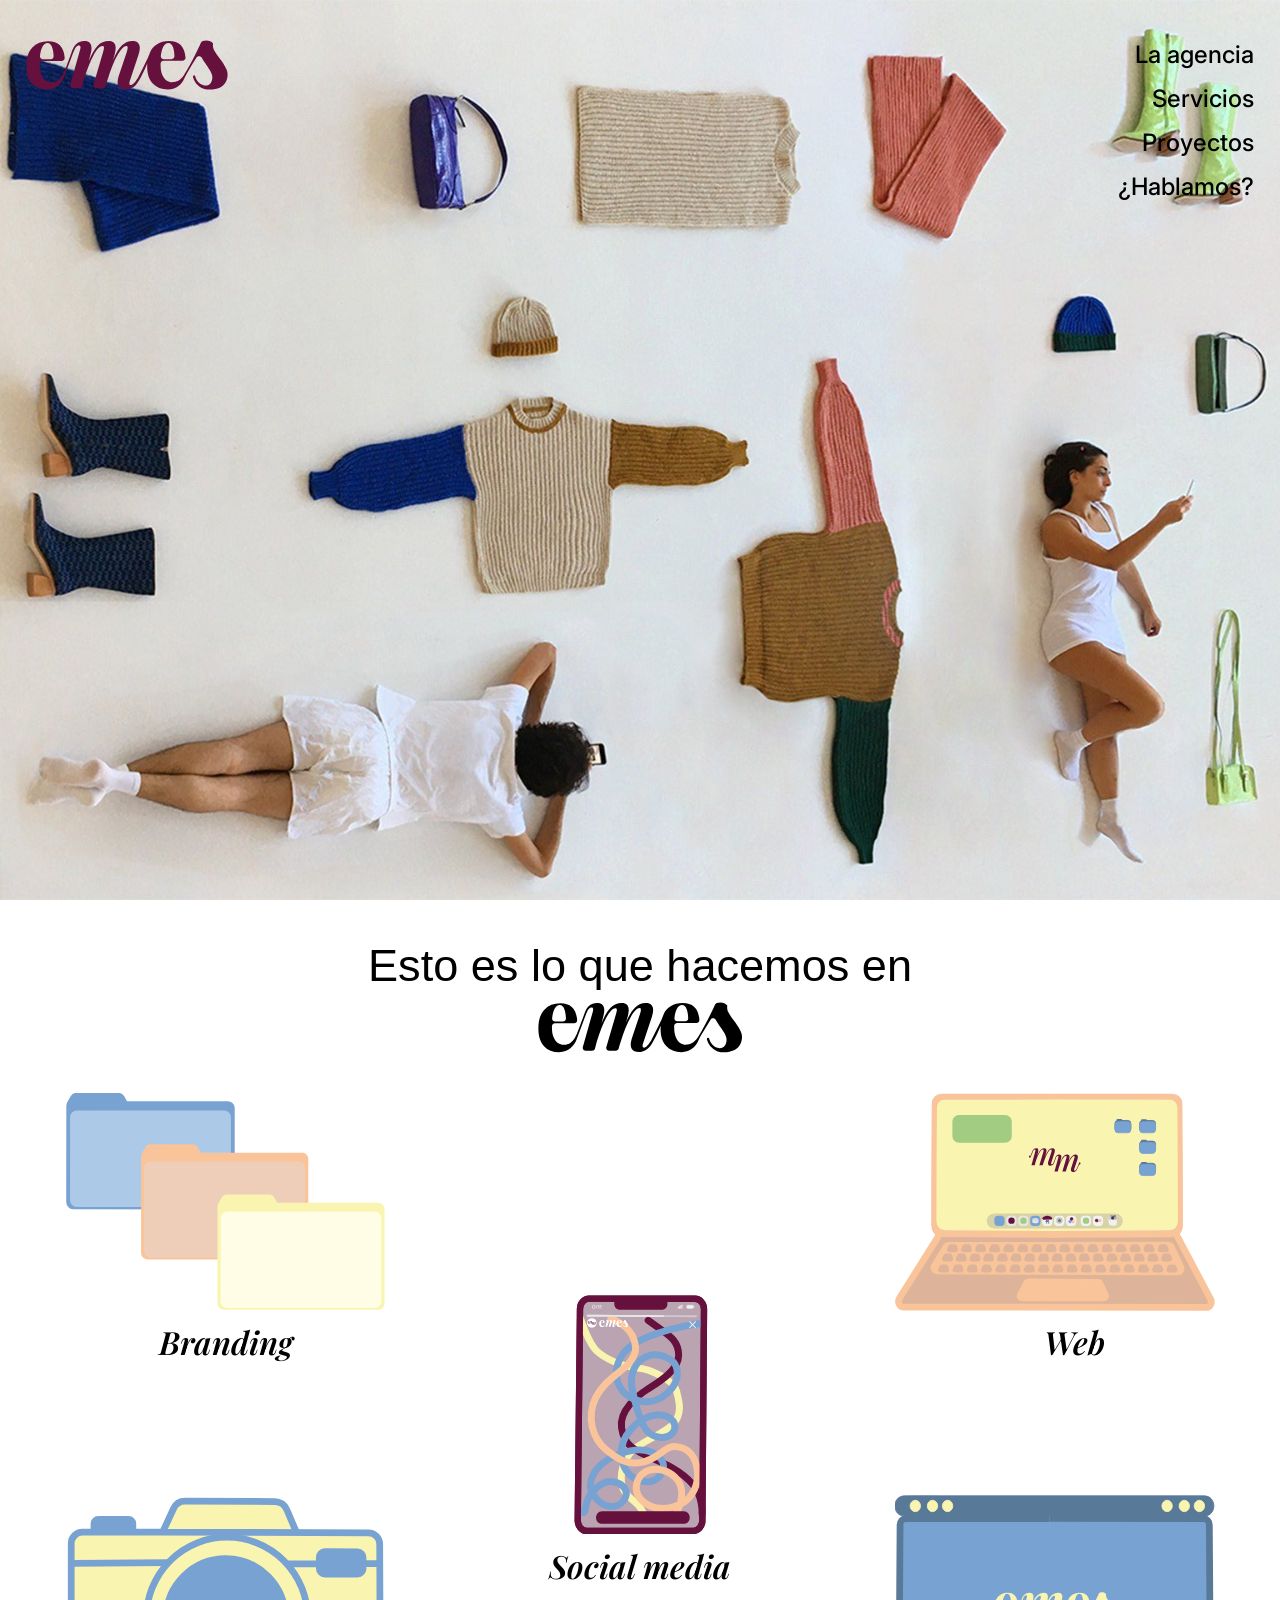
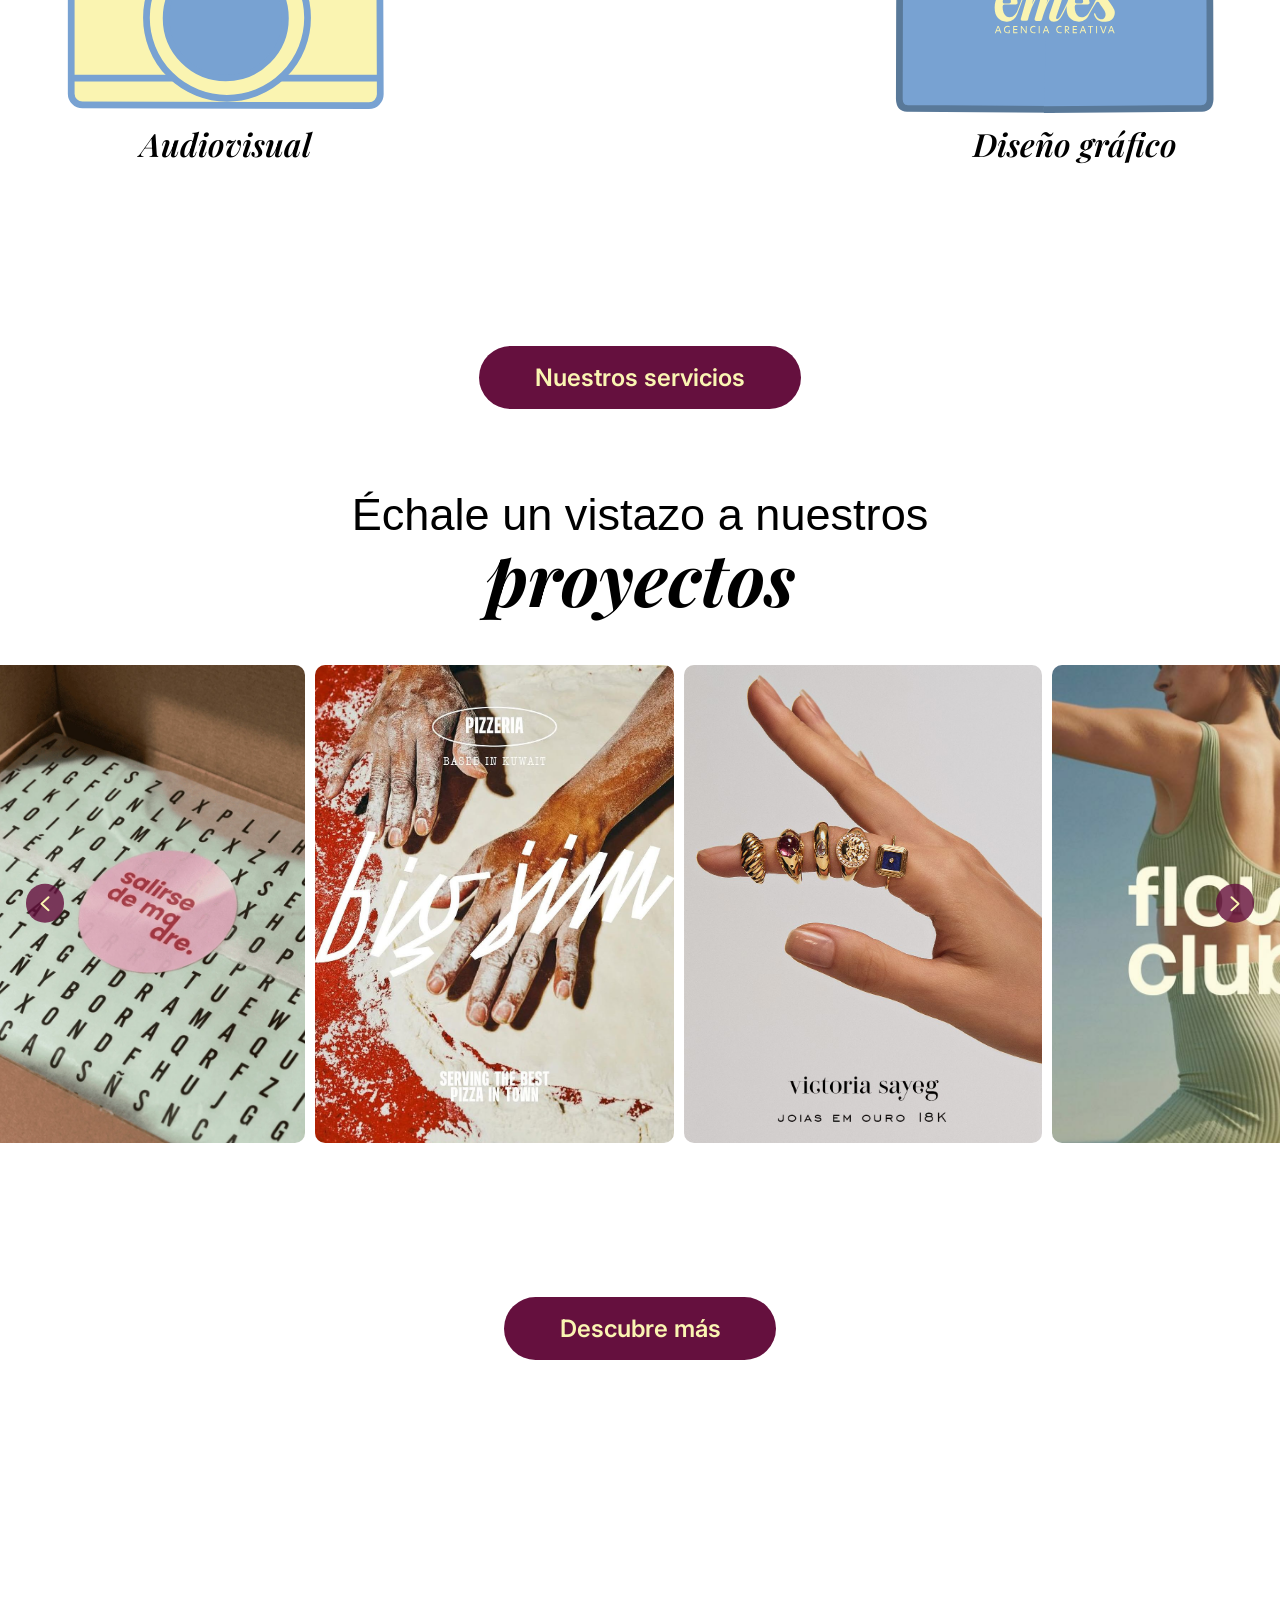
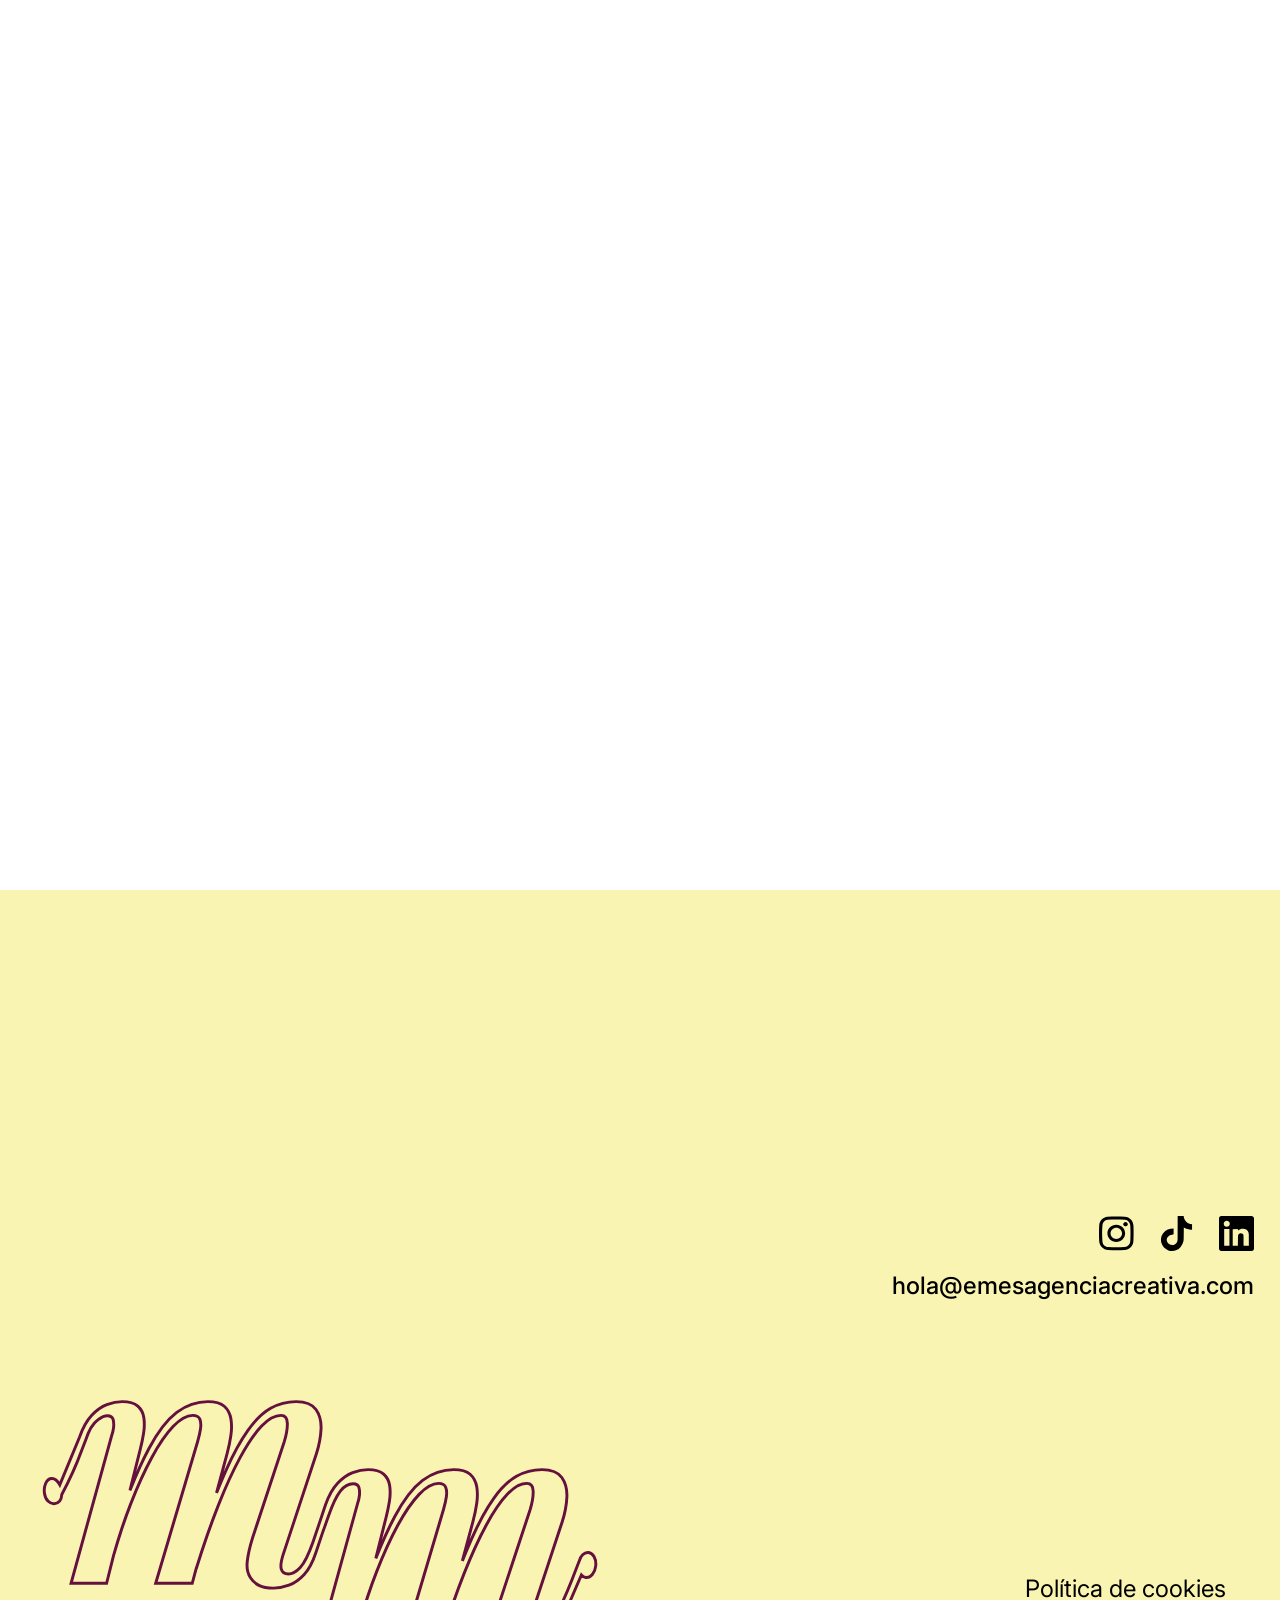
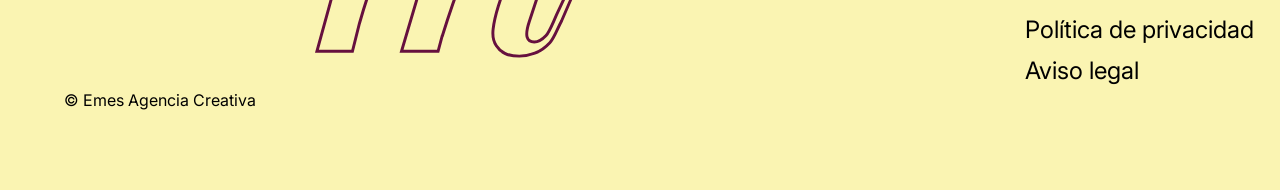
<file: index.html>
<!DOCTYPE html>
<html lang="es">

<head>
    <meta charset="UTF-8">
    <meta name="viewport" content="width=device-width, initial-scale=1.0">
    <title>Emes Agencia Creativa</title>
    <link rel="preconnect" href="https://fonts.googleapis.com">
    <link rel="preconnect" href="https://fonts.gstatic.com" crossorigin>
    <link
        href="https://fonts.googleapis.com/css2?family=Inter:wght@100..900&family=Playfair+Display:ital,wght@0,400..900;1,400..900&display=swap"
        rel="stylesheet">
    <link href="https://api.fontshare.com/v2/css?f[]=excon@1,2&display=swap" rel="stylesheet">
    <link rel="stylesheet" href="estilo.css">
</head>

<body>

    <header class="header">
        <nav class="nav-container" id="main-nav">
            <h1 class="header__logo">
                <a href="index.html" aria-label="Emes Agencia Creativa - inicio">
                <?xml version="1.0" encoding="UTF-8"?>
                <svg id="svg-emes" data-name="Capa 1" xmlns="http://www.w3.org/2000/svg" viewBox="0 0 265.86 65.79"
                    class="emes-logo-svg vertical-align">
                    <defs>
                        <style>
                            .logo-emes {
                                fill: #66103e;
                            }
                        </style>
                    </defs>
                    <path class="logo-emes"
                        d="M264.21,39.66v-.12c-1.44-3.66-4.04-8.09-7.8-13.31l-2.72-3.62c-3.07-4.04-5.23-7.33-6.48-9.89-.31-.64-.76-1.99-1.08-3.75-.47-2.64.33-3.66-.31-4.66-2.44-3.87-8.82-4.66-13.31-2.93-1.08.42-2.81,2.23-3.65,5.11-9.07,19.13-16.88,33.25-21.14,39.73-.57.88-4.19,6.26-9.12,8.18-3.12,1.22-6.31,1.16-6.31,1.16-2.65,0-5.12-.78-7.42-2.34-2.3-1.55-4.17-4.05-5.61-7.47-1.44-3.42-2.16-7.71-2.16-12.86,0-.56,0-1.08,0-1.58.02-2.17,1.78-3.91,3.95-3.91h24.89c2.31,0,4.13-1.98,3.94-4.29-1.15-14.44-8.42-21.65-21.8-21.65-6,0-11.17,1.35-15.52,4.02-2.99,1.84-4.83,3.84-5.28,4.34-3.45,3.78-4.09,6.99-6.69,13.21-.13.31-.27.63-.27.63-.21.44-.41.82-.57,1.12-1.55,3.23-3.14,6.47-4.76,9.72-2.65,5.35-5.31,10.6-7.99,15.76-.03.06-.06.12-.1.18-.56.94-5.39,8.9-8.7,8.9-1.01,0-1.55-.5-1.55-.5-.44-.41-.67-1.06-.67-1.96,0-.78.24-1.91.71-3.38l11.45-34.47c1.08-3.11,1.63-5.96,1.63-8.53,0-2.81-.78-5.03-2.34-6.66-1.55-1.63-3.97-2.46-7.24-2.46-5.23,0-9.84,1.87-13.85,5.61-4.01,3.74-7.97,10.24-11.86,19.52l2.1-7.47c.94-3.5,1.4-6.35,1.4-8.53,0-6.08-3.08-9.12-9.22-9.12-5.61,0-10.43,2.03-14.42,6.08-4.01,4.05-7.93,10.83-11.75,20.33l2.57-10.05c.71-2.65,1.06-4.98,1.06-7.02,0-2.81-.74-5.06-2.22-6.78-1.48-1.71-3.89-2.57-7.24-2.57-1.99,0-3.85.31-5.61.94-1.94.69-3.27,1.58-3.68,1.87-2.9,2.01-4.43,4.65-5.17,6.24-.51.98-.98,2.05-1.4,3.21l-3.15,8.88c-.6,1.59-2.21,5.92-4.39,11.75-2.46,6.56-3.72,9.89-5.74,12.84-.5.73-4.1,5.93-8.05,7.45-1.78.68-5.02,1.15-6.15,1.15h-.09c-2.65,0-5.12-.78-7.42-2.34-2.3-1.55-4.17-4.05-5.61-7.47-1.44-3.42-2.16-7.71-2.16-12.86,0-.56,0-1.08,0-1.58.02-2.17,1.78-3.91,3.95-3.91h24.89c2.31,0,4.13-1.98,3.94-4.29C49.77,8.82,42.51,1.61,29.13,1.61c-8.65,0-15.59,2.78-20.8,8.35C3.1,15.52.5,23.57.5,34.09s2.43,18.06,7.3,23.31c4.87,5.25,11.43,7.89,19.69,7.89,6,0,11-1.78,15.01-5.32,3.62-3.2,6.22-7.02,7.84-11.45.68-1.86,3.89-10.52,9.63-26l2.22-5.96c.57-1.32.95-2.22,1.52-3.55l.33-.73c.24-.55.31-.74.44-1.03,0,0,.26-.58.97-1.48.2-.25.36-.42.4-.47,1.66-1.83,2.95-2.16,3.8-2.16,1.4,0,2.1.82,2.1,2.46,0,.93-.2,2.06-.59,3.38l-12.84,45.45c-.71,2.52,1.18,5.03,3.8,5.03h8.19c1.8,0,3.38-1.22,3.83-2.96l2.28-8.83v.12c3.89-13.01,8.05-23.56,12.44-31.67,4.4-8.1,8.35-12.15,11.86-12.15,1.24,0,1.87.74,1.87,2.22,0,1.16-.31,2.77-.94,4.8l-12.77,43.42c-.74,2.53,1.15,5.07,3.79,5.07h8.43c1.77,0,3.33-1.18,3.8-2.89l2.24-7.99v.35c4.52-14.65,9.02-25.81,13.5-33.48,4.48-7.67,8.31-11.51,11.51-11.51,1.08,0,1.63.78,1.63,2.34,0,1.1-.31,2.65-.94,4.68l-10.52,31.55c-1.16,3.5-1.75,6.55-1.75,9.12,0,2.18.43,3.93,1.28,5.25,1.71,2.81,4.83,4.21,9.34,4.21.61,0,1.61,0,2.87-.21,0,0,2.89-.46,5.67-2,4.04-2.22,6.87-5.51,11.89-15.03,2.3-4.36,5.11-10.1,7.93-17.05-.04.68-.1,1.79-.1,3.18,0,4.59.01,15.44,7.3,23.31,4.87,5.25,11.43,7.89,19.69,7.89,6,0,11-1.78,15.01-5.32.89-.78,3.24-2.86,5.37-6.32,1.18-1.89,1.8-3.44,1.96-3.79,1.23-2.88,5.4-10.26,15.61-26.62,1.61-2.58,5.4-2.52,6.91.12,1.35,2.37,3.38,5.57,6.11,9.59,2.31,3.37,4.02,5.97,5.13,7.83,1.11,1.84,1.89,3.83,2.36,5.93.47,2.12.37,4.32-.31,6.64-.51,1.76-1.48,4.49-4.39,5.92-2.72,1.32-5.58.71-6.57.44-3.65-.97-5.91-3.18-6.98-4.34-2.45-2.65-3.51-5.57-3.98-7.57-.19-.8-.99-1.29-1.79-1.14-.01,0-.02,0-.03,0-.85.17-1.41,1-1.21,1.84.26,1.11.65,2.35,1.21,3.66,1.2,2.84,2.77,4.9,3.97,6.26.77.8,2.55,2.52,4.76,3.89,1.23.76,2.38,1.28,2.69,1.42,1.11.48,1.78.71,2.65.91,2.85.72,8.58,1.14,14.12,0,1.89-.39,5.5-.93,9.45-3.99,2.86-2.21,4.82-5.13,5.88-8.78,1.31-4.47,1.23-8.52-.22-12.16ZM177.42,20.76c.6-5.04,1.62-8.93,3.05-11.65h-.01c1.83-3.46,4.14-5.2,6.95-5.2s4.77,2.01,6.14,6.02c1.04,3.07,1.64,6.77,1.79,11.1.08,2.26-1.69,4.15-3.95,4.15h-10.05c-2.36,0-4.21-2.07-3.93-4.42ZM18.39,20.89c.6-5.04,1.62-8.93,3.05-11.65h-.01c1.83-3.46,4.14-5.2,6.95-5.2s4.77,2.01,6.14,6.02c1.04,3.07,1.64,6.77,1.79,11.1.08,2.26-1.69,4.15-3.95,4.15h-10.05c-2.36,0-4.21-2.07-3.93-4.42Z" />
                </svg>
                    <span class="visually-hidden">Emes Agencia Creativa</span>
                </a>
            </h1>

            <input type="checkbox" id="menu-toggle" class="menu-checkbox">

            <label for="menu-toggle" class="nav__burguer" aria-label="Abrir menú">
                <span></span>
                <span></span>
                <span></span>
            </label>

            <div class="header__menu">
                <ul class="header__menu_list">
                    <li><a href="la-agencia/index.html">La agencia</a></li>
                    <li><a href="servicios/index.html">Servicios</a></li>
                    <li><a href="proyectos/index.html">Proyectos</a></li>
                    <li><a href="contacto/index.html">¿Hablamos?</a></li>
                </ul>
            </div>

            <!-- OVERLAY MENÚ HAMBURGUESA -->
            <div class="menu__overlay">

                <div class="menu__overlay_header">
                    <?xml version="1.0" encoding="UTF-8"?>
                    <svg id="svg-emes-contorno" data-name="Capa 1" xmlns="http://www.w3.org/2000/svg"
                        viewBox="-3 -3 271.86 71.79" class="emes-logo-svg">
                        <defs>
                            <style>
                                .cls-1 {
                                    fill: none;
                                    stroke: #66103e;
                                    stroke-miterlimit: 10;
                                }
                            </style>
                        </defs>
                        <path class="cls-1"
                            d="M264.21,39.66v-.12c-1.44-3.66-4.04-8.09-7.8-13.31l-2.72-3.62c-3.07-4.04-5.23-7.33-6.48-9.89-.31-.64-.76-1.99-1.08-3.75-.47-2.64.33-3.66-.31-4.66-2.44-3.87-8.82-4.66-13.31-2.93-1.08.42-2.81,2.23-3.65,5.11-9.07,19.13-16.88,33.25-21.14,39.73-.57.88-4.19,6.26-9.12,8.18-3.12,1.22-6.31,1.16-6.31,1.16-2.65,0-5.12-.78-7.42-2.34-2.3-1.55-4.17-4.05-5.61-7.47-1.44-3.42-2.16-7.71-2.16-12.86,0-.56,0-1.08,0-1.58.02-2.17,1.78-3.91,3.95-3.91h24.89c2.31,0,4.13-1.98,3.94-4.29-1.15-14.44-8.42-21.65-21.8-21.65-6,0-11.17,1.35-15.52,4.02-2.99,1.84-4.83,3.84-5.28,4.34-3.45,3.78-4.09,6.99-6.69,13.21-.13.31-.27.63-.27.63-.21.44-.41.82-.57,1.12-1.55,3.23-3.14,6.47-4.76,9.72-2.65,5.35-5.31,10.6-7.99,15.76-.03.06-.06.12-.1.18-.56.94-5.39,8.9-8.7,8.9-1.01,0-1.55-.5-1.55-.5-.44-.41-.67-1.06-.67-1.96,0-.78.24-1.91.71-3.38l11.45-34.47c1.08-3.11,1.63-5.96,1.63-8.53,0-2.81-.78-5.03-2.34-6.66-1.55-1.63-3.97-2.46-7.24-2.46-5.23,0-9.84,1.87-13.85,5.61-4.01,3.74-7.97,10.24-11.86,19.52l2.1-7.47c.94-3.5,1.4-6.35,1.4-8.53,0-6.08-3.08-9.12-9.22-9.12-5.61,0-10.43,2.03-14.42,6.08-4.01,4.05-7.93,10.83-11.75,20.33l2.57-10.05c.71-2.65,1.06-4.98,1.06-7.02,0-2.81-.74-5.06-2.22-6.78-1.48-1.71-3.89-2.57-7.24-2.57-1.99,0-3.85.31-5.61.94-1.94.69-3.27,1.58-3.68,1.87-2.9,2.01-4.43,4.65-5.17,6.24-.51.98-.98,2.05-1.4,3.21l-3.15,8.88c-.6,1.59-2.21,5.92-4.39,11.75-2.46,6.56-3.72,9.89-5.74,12.84-.5.73-4.1,5.93-8.05,7.45-1.78.68-5.02,1.15-6.15,1.15h-.09c-2.65,0-5.12-.78-7.42-2.34-2.3-1.55-4.17-4.05-5.61-7.47-1.44-3.42-2.16-7.71-2.16-12.86,0-.56,0-1.08,0-1.58.02-2.17,1.78-3.91,3.95-3.91h24.89c2.31,0,4.13-1.98,3.94-4.29C49.77,8.82,42.51,1.61,29.13,1.61c-8.65,0-15.59,2.78-20.8,8.35C3.1,15.52.5,23.57.5,34.09s2.43,18.06,7.3,23.31c4.87,5.25,11.43,7.89,19.69,7.89,6,0,11-1.78,15.01-5.32,3.62-3.2,6.22-7.02,7.84-11.45.68-1.86,3.89-10.52,9.63-26l2.22-5.96c.57-1.32.95-2.22,1.52-3.55l.33-.73c.24-.55.31-.74.44-1.03,0,0,.26-.58.97-1.48.2-.25.36-.42.4-.47,1.66-1.83,2.95-2.16,3.8-2.16,1.4,0,2.1.82,2.1,2.46,0,.93-.2,2.06-.59,3.38l-12.84,45.45c-.71,2.52,1.18,5.03,3.8,5.03h8.19c1.8,0,3.38-1.22,3.83-2.96l2.28-8.83v.12c3.89-13.01,8.05-23.56,12.44-31.67,4.4-8.1,8.35-12.15,11.86-12.15,1.24,0,1.87.74,1.87,2.22,0,1.16-.31,2.77-.94,4.8l-12.77,43.42c-.74,2.53,1.15,5.07,3.79,5.07h8.43c1.77,0,3.33-1.18,3.8-2.89l2.24-7.99v.35c4.52-14.65,9.02-25.81,13.5-33.48,4.48-7.67,8.31-11.51,11.51-11.51,1.08,0,1.63.78,1.63,2.34,0,1.1-.31,2.65-.94,4.68l-10.52,31.55c-1.16,3.5-1.75,6.55-1.75,9.12,0,2.18.43,3.93,1.28,5.25,1.71,2.81,4.83,4.21,9.34,4.21.61,0,1.61,0,2.87-.21,0,0,2.89-.46,5.67-2,4.04-2.22,6.87-5.51,11.89-15.03,2.3-4.36,5.11-10.1,7.93-17.05-.04.68-.1,1.79-.1,3.18,0,4.59.01,15.44,7.3,23.31,4.87,5.25,11.43,7.89,19.69,7.89,6,0,11-1.78,15.01-5.32.89-.78,3.24-2.86,5.37-6.32,1.18-1.89,1.8-3.44,1.96-3.79,1.23-2.88,5.4-10.26,15.61-26.62,1.61-2.58,5.4-2.52,6.91.12,1.35,2.37,3.38,5.57,6.11,9.59,2.31,3.37,4.02,5.97,5.13,7.83,1.11,1.84,1.89,3.83,2.36,5.93.47,2.12.37,4.32-.31,6.64-.51,1.76-1.48,4.49-4.39,5.92-2.72,1.32-5.58.71-6.57.44-3.65-.97-5.91-3.18-6.98-4.34-2.45-2.65-3.51-5.57-3.98-7.57-.19-.8-.99-1.29-1.79-1.14-.01,0-.02,0-.03,0-.85.17-1.41,1-1.21,1.84.26,1.11.65,2.35,1.21,3.66,1.2,2.84,2.77,4.9,3.97,6.26.77.8,2.55,2.52,4.76,3.89,1.23.76,2.38,1.28,2.69,1.42,1.11.48,1.78.71,2.65.91,2.85.72,8.58,1.14,14.12,0,1.89-.39,5.5-.93,9.45-3.99,2.86-2.21,4.82-5.13,5.88-8.78,1.31-4.47,1.23-8.52-.22-12.16ZM177.42,20.76c.6-5.04,1.62-8.93,3.05-11.65h-.01c1.83-3.46,4.14-5.2,6.95-5.2s4.77,2.01,6.14,6.02c1.04,3.07,1.64,6.77,1.79,11.1.08,2.26-1.69,4.15-3.95,4.15h-10.05c-2.36,0-4.21-2.07-3.93-4.42ZM18.39,20.89c.6-5.04,1.62-8.93,3.05-11.65h-.01c1.83-3.46,4.14-5.2,6.95-5.2s4.77,2.01,6.14,6.02c1.04,3.07,1.64,6.77,1.79,11.1.08,2.26-1.69,4.15-3.95,4.15h-10.05c-2.36,0-4.21-2.07-3.93-4.42Z" />
                    </svg>
                </div>

                <nav class="menu__overlay_nav">
                    <ul class="menu__overlay_nav_list">
                        <li><a href="la-agencia/index.html">La agencia</a></li>
                        <li><a href="servicios/index.html">Servicios</a></li>
                        <li><a href="proyectos/index.html">Proyectos</a></li>
                        <li><a href="contacto/index.html">¿Hablamos?</a></li>
                    </ul>
                </nav>

                <div class="menu__overlay_footer">
                    <?xml version="1.0" encoding="UTF-8"?>
                    <svg id="svg-mm-contorno" data-name="Capa 1" xmlns="http://www.w3.org/2000/svg"
                        viewBox="0 0 200.99 90.3" class="logo-mm-contorno__footer">
                        <defs>
                            <style>
                                .cls-1 {
                                    fill: none;
                                    stroke: #66103e;
                                    stroke-miterlimit: 10;
                                }
                            </style>
                        </defs>
                        <path class="cls-1"
                            d="M192.12,53.21c-1.42-.15-2.76,1.22-3.22,3.16-1.03,2.36-2.73,7.93-6.84,16.38-2.03,4.17-3.01,7.31-4.39,8.79-1.39,1.48-2.73,2.23-4.04,2.23s-2.12-.55-2.43-1.64c-.31-1.09-.08-2.81.69-5.16l11.32-34.35c.92-2.89,1.44-5.67,1.56-8.32.12-2.66-.46-4.88-1.73-6.68-1.27-1.8-3.52-2.7-6.76-2.7s-6.07.76-8.72,2.29c-2.66,1.52-5.24,4.03-7.74,7.5-2.5,3.48-5.03,8.09-7.57,13.83-1.02,2.31-2.08,4.84-3.16,7.58l3.63-13.5c.54-2.03.96-4.08,1.27-6.15.31-2.07.31-3.99,0-5.74-.31-1.76-1.06-3.16-2.25-4.22-1.2-1.06-3.06-1.58-5.6-1.58-3.85,0-7.39,1.23-10.63,3.69-3.24,2.46-6.4,6.56-9.48,12.31-2.08,3.87-4.24,8.66-6.49,14.32l3.49-13.91c.46-1.8.85-3.63,1.15-5.51.31-1.88.35-3.65.12-5.33-.23-1.68-.92-3.03-2.08-4.05-1.15-1.01-2.93-1.52-5.31-1.52-1.69,0-3.45.35-5.26,1.05-1.81.7-3.52,1.92-5.14,3.63-1.62,1.72-3,4.18-4.16,7.38l-2.58,7.74h-.01l-1.62,4.81c-1.54,4.38-3.01,7.31-4.39,8.79-1.39,1.48-2.73,2.23-4.04,2.23s-2.12-.55-2.43-1.64c-.31-1.09-.08-2.81.69-5.16l11.32-34.35c.92-2.89,1.44-5.67,1.56-8.32.12-2.66-.46-4.88-1.73-6.68-1.27-1.8-3.52-2.7-6.76-2.7s-6.07.76-8.72,2.29c-2.66,1.52-5.24,4.03-7.74,7.5-2.5,3.48-5.03,8.09-7.57,13.83-1.02,2.31-2.08,4.84-3.16,7.58l3.63-13.5c.54-2.03.96-4.08,1.27-6.15.31-2.07.31-3.99,0-5.74-.31-1.76-1.06-3.16-2.25-4.22-1.2-1.06-3.06-1.58-5.6-1.58-3.85,0-7.39,1.23-10.63,3.69-3.24,2.46-6.4,6.56-9.48,12.31-2.08,3.87-4.24,8.66-6.49,14.32l3.49-13.91c.46-1.8.85-3.63,1.15-5.51.31-1.88.35-3.65.12-5.33-.23-1.68-.92-3.03-2.08-4.05-1.15-1.01-2.93-1.52-5.31-1.52-1.69,0-3.45.35-5.26,1.05-1.81.7-3.52,1.92-5.14,3.63-1.62,1.72-3,4.18-4.16,7.38l-6.76,16.34c-.69-1.26-1.85-2.3-2.96-2.14-1.63.23-2.61,2.62-2.28,5,.33,2.38,1.92,3.79,3.55,3.55,1.32-.19,2.25-1.3,2.38-3.11,4.91-9.22,6.19-13.57,7.1-15.9.84-2.15,1.16-2.99,1.9-4.96.3-.8.98-2.17,2.15-3.53,0,0,2.2-2.52,4.39-2.52,1.08,0,1.73.41,1.96,1.23.23.82.29,1.76.17,2.81-.12,1.06-.33,1.98-.64,2.76l-13.87,50.41h12.13l2.36-9.4c1.79-6.35,3.75-12.29,5.9-17.79,2.35-6.02,4.76-11.29,7.22-15.82,2.46-4.53,4.89-8.05,7.28-10.55,2.39-2.5,4.58-3.75,6.59-3.75,1.31,0,2.14.43,2.48,1.29.35.86.42,1.95.23,3.28-.19,1.33-.52,2.77-.98,4.34l-14.33,48.41h12.48l1.43-5.32-.04.28c2.46-7.97,4.97-15.16,7.51-21.57,2.54-6.41,5.06-11.92,7.57-16.53,2.5-4.61,4.91-8.13,7.22-10.55,2.31-2.42,4.51-3.63,6.59-3.63,1.46,0,2.2.92,2.2,2.75s-.35,3.89-1.04,6.15l-10.86,32.94c-.92,2.97-1.52,5.61-1.79,7.91-.27,2.31.1,4.2,1.1,5.69.69,1.1,1.66,1.95,2.89,2.58,1.23.62,2.89.94,4.97.94,1.69,0,3.45-.33,5.26-1s3.52-1.85,5.14-3.58c1.62-1.72,2.96-4.22,4.04-7.5l2.57-7.62h.02l1.73-4.92c1.39-3.99,2.73-6.82,4.04-8.5,1.31-1.68,2.77-2.52,4.39-2.52,1.08,0,1.73.41,1.96,1.23.23.82.29,1.76.17,2.81-.12,1.06-.33,1.98-.64,2.76l-13.87,50.41h12.13l2.36-9.4c1.79-6.35,3.75-12.29,5.9-17.79,2.35-6.02,4.76-11.29,7.22-15.82,2.46-4.53,4.89-8.05,7.28-10.55,2.39-2.5,4.58-3.75,6.59-3.75,1.31,0,2.14.43,2.48,1.29.35.86.42,1.95.23,3.28-.19,1.33-.52,2.77-.98,4.34l-14.33,48.41h12.48l1.43-5.32-.04.28c2.46-7.97,4.97-15.16,7.51-21.57,2.54-6.41,5.06-11.92,7.57-16.53,2.5-4.61,4.91-8.13,7.22-10.55,2.31-2.42,4.51-3.63,6.59-3.63,1.46,0,2.2.92,2.2,2.75s-.35,3.89-1.04,6.15l-10.86,32.94c-.92,2.97-1.52,5.61-1.79,7.91-.27,2.31.1,4.2,1.1,5.69.69,1.1,1.66,1.95,2.89,2.58,1.23.62,2.89.94,4.97.94,1.69,0,3.45-.33,5.26-1s3.52-1.85,5.14-3.58c1.62-1.72,2.35-4.35,4.04-7.5l6.74-15.61c.42.49.94.81,1.53.87,1.62.17,3.12-1.61,3.36-3.98.24-2.36-.88-4.41-2.5-4.58Z" />
                    </svg>

                    <div class="footer__items">
                        <div class="footer__social-icons">
                            <a href="#" aria-label="Instagram">
                                <svg width="44" height="43" viewBox="0 0 44 43" fill="none"
                                    xmlns="http://www.w3.org/2000/svg">
                                    <path
                                        d="M31.9839 42.2702C24.9396 42.6569 18.2015 42.6569 11.4635 42.2702C5.20669 41.8835 0.612551 37.4577 0.262522 31.3562C-0.0875074 24.6961 -0.0875074 18.1649 0.262522 11.4618C0.525044 5.66109 4.8129 0.891594 10.6759 0.418942C18.0703 -0.139647 25.1584 -0.139647 32.5527 0.418942C38.6345 0.848626 43.0536 5.70406 43.3162 11.6767C43.5787 18.3368 43.5787 24.6961 43.2286 31.3562C42.9224 37.3288 38.4157 42.0124 32.0277 42.3131L31.9839 42.2702ZM32.1152 38.403C36.4906 38.1452 39.1158 34.7507 39.3345 30.8406C39.6846 24.3953 39.6846 18.1219 39.3345 11.6337C39.1158 7.80951 36.5343 4.58688 32.509 4.24313C25.1584 3.64157 17.9828 3.5986 10.6759 4.2861C7.26311 4.62985 4.68165 7.29389 4.37537 10.6884C3.71906 17.7352 3.76282 24.6961 4.37537 31.7429C4.68165 35.4382 7.6569 38.1452 11.4197 38.403C18.289 38.8327 25.0709 38.8757 32.1589 38.403H32.1152Z"
                                        fill="black" />
                                    <path
                                        d="M35.9217 9.91453C35.9217 8.49657 34.7404 7.37939 33.3403 7.37939C31.9401 7.37939 30.7588 8.49657 30.7588 9.91453C30.7588 11.3325 31.9401 12.4497 33.3403 12.4497C34.7404 12.4497 35.9217 11.3325 35.9217 9.91453Z"
                                        fill="black" />
                                    <path
                                        d="M32.8593 21.3017C32.8593 27.3172 27.8714 32.2156 21.7021 32.2156C15.5328 32.2156 10.5449 27.3172 10.5449 21.3017C10.5449 15.2861 15.5328 10.3877 21.7021 10.3877C27.8714 10.3877 32.8593 15.2861 32.8593 21.3017ZM28.9652 21.2587C28.9652 17.3486 25.7275 14.1689 21.7459 14.1689C17.7643 14.1689 14.5265 17.3486 14.5265 21.2587C14.5265 25.1688 17.7643 28.3485 21.7459 28.3485C25.7275 28.3485 28.9652 25.1688 28.9652 21.2587Z"
                                        fill="black" />
                                    <path
                                        d="M33.3403 12.4497C34.766 12.4497 35.9217 11.3146 35.9217 9.91453C35.9217 8.51441 34.766 7.37939 33.3403 7.37939C31.9146 7.37939 30.7588 8.51441 30.7588 9.91453C30.7588 11.3146 31.9146 12.4497 33.3403 12.4497Z"
                                        fill="black" />
                                </svg>
                            </a>

                            <a href="#" aria-label="TikTok">
                                <svg width="40" height="45" viewBox="0 0 40 45" fill="none"
                                    xmlns="http://www.w3.org/2000/svg">
                                    <path
                                        d="M9.56337 44.2223C5.0396 42.7078 2.05306 38.9866 0.867215 35.4817C-0.757829 30.7219 -0.0990411 25.8757 2.84361 22.1111C6.04977 18.0005 10.9688 16.2264 16.2832 16.1831V23.5823C13.7797 24.2747 11.2763 24.7074 9.47555 26.2218C6.22546 28.9911 7.05993 33.7941 10.3539 36.0442C12.5499 37.5154 15.1852 37.9481 17.6447 36.7365C19.4893 35.8278 21.4218 33.1451 21.4218 30.4623L21.5096 0H29.1518C29.8984 5.92804 33.7633 10.3416 40 10.4714V17.7408C36.135 18.0437 33.0167 16.7456 29.4153 14.885L29.2396 29.7267C29.2396 33.5778 27.5267 37.2558 25.0233 40.0683C21.2022 44.3521 15.273 46.1262 9.56337 44.2656V44.2223Z"
                                        fill="black" />
                                </svg>
                            </a>

                            <a href="#" aria-label="LinkedIn">
                                <svg width="43" height="43" viewBox="0 0 43 43" fill="none"
                                    xmlns="http://www.w3.org/2000/svg">
                                    <path
                                        d="M40.223 42.9566H2.73362C1.30174 42.9566 0 41.5247 0 40.1362V3.25429C0 1.34511 1.04141 0.347124 2.95059 0H39.8759C41.3945 0 43 1.30172 43 2.82038V40.1362C43 41.3946 41.8719 43 40.2664 43L40.223 42.9566ZM13.2775 9.5893C13.2775 7.54995 11.5853 5.85772 9.54596 5.85772C7.50661 5.85772 5.81438 7.50656 5.81438 9.5893C5.81438 11.672 7.50661 13.3209 9.54596 13.3209C11.5853 13.3209 13.2775 11.672 13.2775 9.5893ZM23.3007 24.776C23.3007 22.6932 25.0363 21.4349 26.5984 21.3047C28.0737 21.218 30.113 22.2593 30.113 24.0817L30.1998 36.6216H36.665L36.6216 22.6499C36.6216 18.7447 33.888 15.9243 30.0696 15.5772C27.553 15.3602 25.3401 16.1847 23.6044 17.8769L22.9536 16.0545L16.8355 16.1413V36.665H23.1706L23.3007 24.776ZM12.8002 16.0545H6.37841V36.665H12.8002V16.0545Z"
                                        fill="black" />
                                </svg>
                            </a>
                        </div>

                        <p class="footer__copyright">© Emes Agencia Creativa</p>
                    </div>
                </div>

            </div>

        </nav>
    </header>

    <section class="hero">
    <img src="assets/img-home-mobile.png" alt="Emes Agencia Creativa" class="hero__img hero__img--mobile">
    <img src="assets/img-home-desktop.jpg" alt="Emes Agencia Creativa" class="hero__img hero__img--desktop">
    </section>

<div class="contenido-pag">
<section class="seccion-servicios">
    <div class="servicios__header">
        <h2 class="titulo1-excon">Esto es lo que hacemos en</h2>
        <div class="titulo-logo-emes">
            <svg xmlns="http://www.w3.org/2000/svg" viewBox="0 0 265.86 65.79" aria-label="emes">
                <path fill="#000000"
                    d="M264.21,39.66v-.12c-1.44-3.66-4.04-8.09-7.8-13.31l-2.72-3.62c-3.07-4.04-5.23-7.33-6.48-9.89-.31-.64-.76-1.99-1.08-3.75-.47-2.64.33-3.66-.31-4.66-2.44-3.87-8.82-4.66-13.31-2.93-1.08.42-2.81,2.23-3.65,5.11-9.07,19.13-16.88,33.25-21.14,39.73-.57.88-4.19,6.26-9.12,8.18-3.12,1.22-6.31,1.16-6.31,1.16-2.65,0-5.12-.78-7.42-2.34-2.3-1.55-4.17-4.05-5.61-7.47-1.44-3.42-2.16-7.71-2.16-12.86,0-.56,0-1.08,0-1.58.02-2.17,1.78-3.91,3.95-3.91h24.89c2.31,0,4.13-1.98,3.94-4.29-1.15-14.44-8.42-21.65-21.8-21.65-6,0-11.17,1.35-15.52,4.02-2.99,1.84-4.83,3.84-5.28,4.34-3.45,3.78-4.09,6.99-6.69,13.21-.13.31-.27.63-.27.63-.21.44-.41.82-.57,1.12-1.55,3.23-3.14,6.47-4.76,9.72-2.65,5.35-5.31,10.6-7.99,15.76-.03.06-.06.12-.1.18-.56.94-5.39,8.9-8.7,8.9-1.01,0-1.55-.5-1.55-.5-.44-.41-.67-1.06-.67-1.96,0-.78.24-1.91.71-3.38l11.45-34.47c1.08-3.11,1.63-5.96,1.63-8.53,0-2.81-.78-5.03-2.34-6.66-1.55-1.63-3.97-2.46-7.24-2.46-5.23,0-9.84,1.87-13.85,5.61-4.01,3.74-7.97,10.24-11.86,19.52l2.1-7.47c.94-3.5,1.4-6.35,1.4-8.53,0-6.08-3.08-9.12-9.22-9.12-5.61,0-10.43,2.03-14.42,6.08-4.01,4.05-7.93,10.83-11.75,20.33l2.57-10.05c.71-2.65,1.06-4.98,1.06-7.02,0-2.81-.74-5.06-2.22-6.78-1.48-1.71-3.89-2.57-7.24-2.57-1.99,0-3.85.31-5.61.94-1.94.69-3.27,1.58-3.68,1.87-2.9,2.01-4.43,4.65-5.17,6.24-.51.98-.98,2.05-1.4,3.21l-3.15,8.88c-.6,1.59-2.21,5.92-4.39,11.75-2.46,6.56-3.72,9.89-5.74,12.84-.5.73-4.1,5.93-8.05,7.45-1.78.68-5.02,1.15-6.15,1.15h-.09c-2.65,0-5.12-.78-7.42-2.34-2.3-1.55-4.17-4.05-5.61-7.47-1.44-3.42-2.16-7.71-2.16-12.86,0-.56,0-1.08,0-1.58.02-2.17,1.78-3.91,3.95-3.91h24.89c2.31,0,4.13-1.98,3.94-4.29C49.77,8.82,42.51,1.61,29.13,1.61c-8.65,0-15.59,2.78-20.8,8.35C3.1,15.52.5,23.57.5,34.09s2.43,18.06,7.3,23.31c4.87,5.25,11.43,7.89,19.69,7.89,6,0,11-1.78,15.01-5.32,3.62-3.2,6.22-7.02,7.84-11.45.68-1.86,3.89-10.52,9.63-26l2.22-5.96c.57-1.32.95-2.22,1.52-3.55l.33-.73c.24-.55.31-.74.44-1.03,0,0,.26-.58.97-1.48.2-.25.36-.42.4-.47,1.66-1.83,2.95-2.16,3.8-2.16,1.4,0,2.1.82,2.1,2.46,0,.93-.2,2.06-.59,3.38l-12.84,45.45c-.71,2.52,1.18,5.03,3.8,5.03h8.19c1.8,0,3.38-1.22,3.83-2.96l2.28-8.83v.12c3.89-13.01,8.05-23.56,12.44-31.67,4.4-8.1,8.35-12.15,11.86-12.15,1.24,0,1.87.74,1.87,2.22,0,1.16-.31,2.77-.94,4.8l-12.77,43.42c-.74,2.53,1.15,5.07,3.79,5.07h8.43c1.77,0,3.33-1.18,3.8-2.89l2.24-7.99v.35c4.52-14.65,9.02-25.81,13.5-33.48,4.48-7.67,8.31-11.51,11.51-11.51,1.08,0,1.63.78,1.63,2.34,0,1.1-.31,2.65-.94,4.68l-10.52,31.55c-1.16,3.5-1.75,6.55-1.75,9.12,0,2.18.43,3.93,1.28,5.25,1.71,2.81,4.83,4.21,9.34,4.21.61,0,1.61,0,2.87-.21,0,0,2.89-.46,5.67-2,4.04-2.22,6.87-5.51,11.89-15.03,2.3-4.36,5.11-10.1,7.93-17.05-.04.68-.1,1.79-.1,3.18,0,4.59.01,15.44,7.3,23.31,4.87,5.25,11.43,7.89,19.69,7.89,6,0,11-1.78,15.01-5.32.89-.78,3.24-2.86,5.37-6.32,1.18-1.89,1.8-3.44,1.96-3.79,1.23-2.88,5.4-10.26,15.61-26.62,1.61-2.58,5.4-2.52,6.91.12,1.35,2.37,3.38,5.57,6.11,9.59,2.31,3.37,4.02,5.97,5.13,7.83,1.11,1.84,1.89,3.83,2.36,5.93.47,2.12.37,4.32-.31,6.64-.51,1.76-1.48,4.49-4.39,5.92-2.72,1.32-5.58.71-6.57.44-3.65-.97-5.91-3.18-6.98-4.34-2.45-2.65-3.51-5.57-3.98-7.57-.19-.8-.99-1.29-1.79-1.14-.01,0-.02,0-.03,0-.85.17-1.41,1-1.21,1.84.26,1.11.65,2.35,1.21,3.66,1.2,2.84,2.77,4.9,3.97,6.26.77.8,2.55,2.52,4.76,3.89,1.23.76,2.38,1.28,2.69,1.42,1.11.48,1.78.71,2.65.91,2.85.72,8.58,1.14,14.12,0,1.89-.39,5.5-.93,9.45-3.99,2.86-2.21,4.82-5.13,5.88-8.78,1.31-4.47,1.23-8.52-.22-12.16ZM177.42,20.76c.6-5.04,1.62-8.93,3.05-11.65h-.01c1.83-3.46,4.14-5.2,6.95-5.2s4.77,2.01,6.14,6.02c1.04,3.07,1.64,6.77,1.79,11.1.08,2.26-1.69,4.15-3.95,4.15h-10.05c-2.36,0-4.21-2.07-3.93-4.42ZM18.39,20.89c.6-5.04,1.62-8.93,3.05-11.65h-.01c1.83-3.46,4.14-5.2,6.95-5.2s4.77,2.01,6.14,6.02c1.04,3.07,1.64,6.77,1.79,11.1.08,2.26-1.69,4.15-3.95,4.15h-10.05c-2.36,0-4.21-2.07-3.93-4.42Z" />
            </svg>
        </div>
    </div>

    <div class="servicios__lista">

    <div class="servicio">
        <div class="servicio__icono">
            <!-- SVG branding -->
            <svg id="svg-branding" data-name="Capa 1" xmlns="http://www.w3.org/2000/svg" viewBox="0 0 378.9 258.51">
                <defs>
                    <style>
                    #svg-branding .cls-1 {
    stroke-width: 8px;
    stroke-miterlimit: 10;
    vector-effect: non-scaling-stroke;
}
                        #svg-branding .cls-1,
                        #svg-branding .cls-4 {
                            fill: none;
                        }
            
                        #svg-branding .cls-1,
                        #svg-branding .cls-2 {
                            stroke: #78a2d2;
                        }
            
                        #svg-branding .cls-1,
                        #svg-branding .cls-2,
                        #svg-branding .cls-3,
                        #svg-branding .cls-4,
                        #svg-branding .cls-5,
                        #svg-branding .cls-6,
                        #svg-branding .cls-7,
                        #svg-branding .cls-8,
                        #svg-branding .cls-9 {
                            stroke-miterlimit: 10;
                        }
            
                        #svg-branding .cls-1,
                        #svg-branding .cls-4,
                        #svg-branding .cls-7 {
                            stroke-width: 8px;
                        }
            
                        #svg-branding .cls-2 {
                            fill: #78a2d2;
                        }
            
                        #svg-branding .cls-3 {
                            fill: #accae8;
                            stroke: #accae8;
                        }
            
                        #svg-branding .cls-3,
                        #svg-branding .cls-6,
                        #svg-branding .cls-9 {
                            stroke-width: 7px;
                        }
            
                        #svg-branding .cls-4,
                        #svg-branding .cls-5 {
                            stroke: #fac49a;
                        }
            
                        #svg-branding .cls-5 {
                            fill: #fac49a;
                        }
            
                        #svg-branding .cls-6 {
                            fill: #efceb9;
                            stroke: #efceb9;
                        }
            
                        #svg-branding .cls-7,
                        #svg-branding .cls-8 {
                            fill: #faf4b1;
                            stroke: #faf4b1;
                        }
            
                        #svg-branding .cls-9 {
                            fill: #fffde6;
                            stroke: #fffde6;
                        }
                    </style>
                </defs>
                <path class="cls-1"
                    d="M68.51,12.66,65,6.27a3.53,3.53,0,0,0-3.12-1.75H12.67a3.55,3.55,0,0,0-3.1,1.7L5.81,12.86a6.88,6.88,0,0,0-.69,3.34L5,129.67c0,1.71,2.12,3.48,4,3.48l182.87.2a3.31,3.31,0,0,0,3.48-3.11V17.52a3.31,3.31,0,0,0-3.47-3.1l-120.27,0A3.51,3.51,0,0,1,68.51,12.66Z" />
                <rect class="cls-2" x="6.47" y="15.29" width="186.62" height="11" />
                <rect class="cls-3" x="8.32" y="24.31" width="183.74" height="107.39" rx="4.46" />
                <polygon class="cls-2" points="4.86 15.29 67.97 15.05 61.96 4.72 10.25 5.37 4.86 15.29" />
                <path class="cls-4"
                    d="M156.52,73,153,66.57a3.51,3.51,0,0,0-3.12-1.74H100.68a3.52,3.52,0,0,0-3.1,1.7l-3.76,6.63a7,7,0,0,0-.7,3.34L93,190c0,1.7,2.13,3.47,4,3.48l182.88.19a3.31,3.31,0,0,0,3.48-3.1V77.82a3.31,3.31,0,0,0-3.47-3.1H159.64A3.52,3.52,0,0,1,156.52,73Z" />
                <rect class="cls-5" x="94.48" y="75.59" width="186.62" height="11" />
                <rect class="cls-6" x="96.33" y="84.61" width="183.74" height="107.39" rx="4.46" />
                <polygon class="cls-5" points="92.87 75.59 155.98 75.35 149.97 65.02 98.25 65.68 92.87 75.59" />
                <path class="cls-7"
                    d="M247.05,132.5l-3.48-6.39a3.52,3.52,0,0,0-3.12-1.75H191.21a3.55,3.55,0,0,0-3.1,1.7l-3.76,6.64a7,7,0,0,0-.7,3.34l-.13,113.47c0,1.71,2.12,3.48,4,3.48l182.88.19a3.29,3.29,0,0,0,3.47-3.1V137.36a3.3,3.3,0,0,0-3.47-3.11H250.17A3.53,3.53,0,0,1,247.05,132.5Z" />
                <rect class="cls-8" x="185.01" y="135.12" width="186.62" height="11" />
                <rect class="cls-9" x="186.86" y="144.15" width="183.74" height="107.39" rx="4.46" />
                <polygon class="cls-8" points="183.4 135.12 246.51 134.88 240.49 124.56 188.78 125.21 183.4 135.12" />
            </svg>
    
        </div>
        <div class="servicio__texto">
            <div class="servicio__nombre">Branding</div>
            <div class="servicio__info">
                <p class="servicio__cta">Haz que tu marca deje huella</p>
                <p class="servicio__descripcion">Identidad visual corporativa</p>
                <p class="servicio__descripcion">Estrategia de marca</p>
                <p class="servicio__descripcion">Naming</p>
            </div>
    
        </div>
    </div>

        <div class="servicio servicio--derecha">
            <div class="servicio__icono">
                <!-- SVG web-->
            <svg id="svg-web" data-name="Capa 1" xmlns="http://www.w3.org/2000/svg" viewBox="0 0 378.9 258.51">
                <defs>
                    <style>
                        #svg-web .cls-1,
                        #svg-web .cls-32 {
                            fill: #ddb499;
                        }
            
                        #svg-web .cls-1,
                        #svg-web .cls-2,
                        #svg-web .cls-21,
                        #svg-web .cls-3,
                        #svg-web .cls-5 {
                            stroke: #fac49a;
                        }
            
                        #svg-web .cls-1,
                        #svg-web .cls-10,
                        #svg-web .cls-11,
                        #svg-web .cls-12,
                        #svg-web .cls-13,
                        #svg-web .cls-14,
                        #svg-web .cls-16,
                        #svg-web .cls-17,
                        #svg-web .cls-18,
                        #svg-web .cls-19,
                        #svg-web .cls-2,
                        #svg-web .cls-20,
                        #svg-web .cls-21,
                        #svg-web .cls-22,
                        #svg-web .cls-23,
                        #svg-web .cls-24,
                        #svg-web .cls-25,
                        #svg-web .cls-26,
                        #svg-web .cls-27,
                        #svg-web .cls-28,
                        #svg-web .cls-3,
                        #svg-web .cls-30,
                        #svg-web .cls-31,
                        #svg-web .cls-32,
                        #svg-web .cls-4,
                        #svg-web .cls-5,
                        #svg-web .cls-6,
                        #svg-web .cls-7,
                        #svg-web .cls-8,
                        #svg-web .cls-9 {
                            stroke-miterlimit: 10;
                        }
            
                        #svg-web .cls-1,
                        #svg-web .cls-28,
                        #svg-web .cls-4,
                        #svg-web .cls-5,
                        #svg-web .cls-6,
                        #svg-web .cls-7,
                        #svg-web .cls-8,
                        #svg-web .cls-9 {
                            stroke-width: 8px;
                        }
            
                        #svg-web .cls-14,
                        #svg-web .cls-17,
                        #svg-web .cls-2,
                        #svg-web .cls-27 {
                            fill: none;
                        }
            
                        #svg-web .cls-2 {
                            stroke-width: 13px;
                        }
            
                        #svg-web .cls-21,
                        #svg-web .cls-3,
                        #svg-web .cls-5 {
                            fill: #fac49a;
                        }
            
                        #svg-web .cls-3 {
                            stroke-width: 5px;
                        }
            
                        #svg-web .cls-4 {
                            fill: #faf4b1;
                            stroke: #faf4b1;
                        }
            
                        #svg-web .cls-6 {
                            fill: #d8d3a7;
                            stroke: #d8d3a7;
                        }
            
                        #svg-web .cls-10,
                        #svg-web .cls-20,
                        #svg-web .cls-31,
                        #svg-web .cls-7,
                        #svg-web .cls-8,
                        #svg-web .cls-9 {
                            fill: #78a2d2;
                        }
            
                        #svg-web .cls-20,
                        #svg-web .cls-31,
                        #svg-web .cls-7 {
                            stroke: #78a2d2;
                        }
            
                        #svg-web .cls-13,
                        #svg-web .cls-8 {
                            stroke: #e6e6e6;
                        }
            
                        #svg-web .cls-10,
                        #svg-web .cls-9 {
                            stroke: #f2f2f2;
                        }
            
                        #svg-web .cls-10 {
                            stroke-width: 7px;
                        }
            
                        #svg-web .cls-11,
                        #svg-web .cls-15,
                        #svg-web .cls-16,
                        #svg-web .cls-19 {
                            fill: #66103e;
                        }
            
                        #svg-web .cls-11,
                        #svg-web .cls-16,
                        #svg-web .cls-19 {
                            stroke: #66103e;
                        }
            
                        #svg-web .cls-11,
                        #svg-web .cls-12,
                        #svg-web .cls-13,
                        #svg-web .cls-18 {
                            stroke-width: 2px;
                        }
            
                        #svg-web .cls-12,
                        #svg-web .cls-28 {
                            fill: #a3cc83;
                            stroke: #a3cc83;
                        }
            
                        #svg-web .cls-13 {
                            fill: #e6e6e6;
                        }
            
                        #svg-web .cls-14,
                        #svg-web .cls-24,
                        #svg-web .cls-27 {
                            stroke: #ccc;
                        }
            
                        #svg-web .cls-16 {
                            stroke-width: 0.25px;
                        }
            
                        #svg-web .cls-17 {
                            stroke: #000;
                            stroke-width: 0.5px;
                        }
            
                        #svg-web .cls-18 {
                            fill: #737572;
                            stroke: #c2c6be;
                        }
            
                        #svg-web .cls-19,
                        #svg-web .cls-20,
                        #svg-web .cls-21,
                        #svg-web .cls-22,
                        #svg-web .cls-23,
                        #svg-web .cls-24,
                        #svg-web .cls-25,
                        #svg-web .cls-26,
                        #svg-web .cls-27 {
                            stroke-width: 0.75px;
                        }
            
                        #svg-web .cls-22 {
                            fill: #999;
                            stroke: #999;
                        }
            
                        #svg-web .cls-23 {
                            fill: #666;
                            stroke: #666;
                        }
            
                        #svg-web .cls-24 {
                            fill: #ccc;
                        }
            
                        #svg-web .cls-25 {
                            fill: #333;
                            stroke: #333;
                        }
            
                        #svg-web .cls-26 {
                            fill: #b3b3b3;
                            stroke: #b3b3b3;
                        }
            
                        #svg-web .cls-29,
                        #svg-web .cls-30 {
                            fill: #597999;
                        }
            
                        #svg-web .cls-30 {
                            stroke: #597999;
                        }
            
                        #svg-web .cls-32 {
                            stroke: #ddb499;
                            stroke-width: 4px;
                        }
                    </style>
                </defs>
                <path class="cls-1"
                    d="M51.93,169.13,5.77,242.62c-3.46,4.25-.86,11.22,4.18,11.22l359.37.48c4.89,0,7.55-6.6,4.41-10.94L334,168.43" />
                <path class="cls-2"
                    d="M187.54,7.3,55.17,7.45a5.1,5.1,0,0,0-5.12,5c-.19,25.26-1,137.63-.67,144.43.33,6.53,4.34,7.42,7.11,7.55,4.15.19,68.57.61,135.76.87" />
                <path class="cls-2"
                    d="M187.28,7.27l141.94.15a5.09,5.09,0,0,1,5.12,5c.21,25.26,1.1,137.66.72,144.47-.36,6.53-4.65,7.42-7.6,7.55-4.45.19-73.34.61-145.21.87" />
                <path class="cls-3"
                    d="M155,224.34l-7.77,15a3.47,3.47,0,0,0,3.11,5.06h97.51a3.47,3.47,0,0,0,3.16-4.93L244.24,225a3.5,3.5,0,0,0-3.15-2l-83-.53A3.48,3.48,0,0,0,155,224.34Z" />
                <path class="cls-4"
                    d="M187.78,11.84,58.78,12a4.88,4.88,0,0,0-5,4.7c-.18,23.61-1,128.65-.65,135,.33,6.1,4.24,6.93,6.93,7.05,4,.18,66.83.57,132.31.81" />
                <path class="cls-4"
                    d="M187.53,11.81,325.86,12a4.86,4.86,0,0,1,5,4.69c.2,23.62,1.07,128.7.71,135.07-.35,6.1-4.54,6.93-7.42,7-4.33.18-71.47.57-141.52.81" />
                <path class="cls-5"
                    d="M60.43,182.61,46.88,205a4,4,0,0,0,3.37,6.08l285,1.16a4,4,0,0,0,3.49-5.92l-11.21-23.85a4,4,0,0,0-3.47-2.07l-260.24.3A4,4,0,0,0,60.43,182.61Z" />
                <rect class="cls-6" x="112.76" y="146.97" width="153.37" height="9.67" rx="4.7" />
                <rect class="cls-7" x="121.8" y="149.44" width="4.17" height="4.17" rx="0.33" />
                <rect class="cls-8" x="135.98" y="149.44" width="4.17" height="4.17" rx="0.33" />
                <rect class="cls-8" x="150.16" y="149.44" width="4.17" height="4.17" rx="0.33" />
                <rect class="cls-7" x="164.35" y="149.44" width="4.17" height="4.17" rx="0.33" />
                <rect class="cls-9" x="178.53" y="149.44" width="4.17" height="4.17" rx="0.33" />
                <rect class="cls-9" x="192.71" y="149.44" width="4.17" height="4.17" rx="0.33" />
                <rect class="cls-9" x="206.9" y="149.44" width="4.17" height="4.17" rx="0.33" />
                <rect class="cls-9" x="224.25" y="149.44" width="4.17" height="4.17" rx="0.33" />
                <rect class="cls-9" x="238.64" y="149.44" width="4.17" height="4.17" rx="0.33" />
                <path class="cls-10"
                    d="M259.44,153.66H257.1a.05.05,0,0,1-.05,0l-.87-4.19s0-.05.05-.05h3.87a0,0,0,0,1,0,.05l-.66,4.19A.05.05,0,0,1,259.44,153.66Z" />
                <circle class="cls-11" cx="138.18" cy="151.37" r="2.78" />
                <circle class="cls-12" cx="152.35" cy="151.42" r="2.78" />
                <rect class="cls-13" x="163.79" y="149.45" width="5.44" height="4.08" rx="1.06" />
                <line class="cls-14" x1="163.43" y1="149.33" x2="166.86" y2="151.46" />
                <line class="cls-14" x1="169.75" y1="149.34" x2="166.32" y2="151.47" />
                <line class="cls-15" x1="175.93" y1="148.97" x2="185.26" y2="148.92" />
                <path class="cls-15" d="M175.93,150.22l9.33-.05a1.25,1.25,0,0,0,0-2.5l-9.33.05a1.25,1.25,0,0,0,0,2.5Z" />
                <path class="cls-16" d="M175,148.41a4.18,4.18,0,0,1,2.66-2.37,12.91,12.91,0,0,1,5.84,0,4.21,4.21,0,0,1,2.81,2.61" />
                <path class="cls-17" d="M178.43,152.77l1.18-1.55a.16.16,0,0,1,.28.09l0,3.74" />
                <path class="cls-17" d="M180.79,152.77l1.18-1.55a.15.15,0,0,1,.28.09v3.74" />
                <circle class="cls-18" cx="195.05" cy="151.24" r="2.78" />
                <circle class="cls-19" cx="209.46" cy="149.33" r="1.62" />
                <circle class="cls-20" cx="207.57" cy="152.51" r="1.62" />
                <circle class="cls-21" cx="211.17" cy="152.69" r="1.62" />
                <circle class="cls-12" cx="226.57" cy="151.43" r="2.78" />
                <circle class="cls-19" cx="239.14" cy="151.21" r="1.62" />
                <circle class="cls-21" cx="242.91" cy="151.3" r="1.62" />
                <circle class="cls-22" cx="256.84" cy="146.74" r="1.62" />
                <circle class="cls-23" cx="260.42" cy="146.92" r="1.62" />
                <circle class="cls-24" cx="255.06" cy="148.54" r="1.62" />
                <circle class="cls-25" cx="258.42" cy="148.46" r="1.62" />
                <circle class="cls-26" cx="261.46" cy="148.38" r="1.62" />
                <line class="cls-27" x1="252.85" y1="150.25" x2="263.62" y2="150.33" />
                <rect class="cls-28" x="72.05" y="30.21" width="62.43" height="24.78" rx="3.69" />
                <path class="cls-29" d="M263.77,33.2h4.42a1.13,1.13,0,1,0,0-2.25h-4.42a1.13,1.13,0,0,0,0,2.25Z" />
                <rect class="cls-30" x="260.88" y="32.58" width="18.84" height="13.07" rx="3.69" />
                <rect class="cls-31" x="260.83" y="34.09" width="18.84" height="13.07" rx="3.69" />
                <path class="cls-29"
                    d="M293.07,33.2h4.42a1.13,1.13,0,0,0,1.12-1.12A1.15,1.15,0,0,0,297.49,31h-4.42a1.13,1.13,0,1,0,0,2.25Z" />
                <rect class="cls-30" x="290.17" y="32.58" width="18.84" height="13.07" rx="3.69" />
                <rect class="cls-31" x="290.12" y="34.09" width="18.84" height="13.07" rx="3.69" />
                <path class="cls-29"
                    d="M293.07,57.67h4.42a1.13,1.13,0,0,0,1.12-1.12,1.15,1.15,0,0,0-1.12-1.13h-4.42a1.13,1.13,0,1,0,0,2.25Z" />
                <rect class="cls-30" x="290.17" y="57.05" width="18.84" height="13.07" rx="3.69" />
                <rect class="cls-31" x="290.12" y="58.56" width="18.84" height="13.07" rx="3.69" />
                <path class="cls-29"
                    d="M293.07,84h4.42a1.12,1.12,0,0,0,1.12-1.12,1.15,1.15,0,0,0-1.12-1.13h-4.42a1.13,1.13,0,1,0,0,2.25Z" />
                <rect class="cls-30" x="290.17" y="83.33" width="18.84" height="13.07" rx="3.69" />
                <rect class="cls-31" x="290.12" y="84.84" width="18.84" height="13.07" rx="3.69" />
                <path class="cls-15"
                    d="M219.2,82.19c-.47,0-.9.4-1,1-.33.77-.88,2.57-2.22,5.32a16.22,16.22,0,0,1-1.42,2.85,1.86,1.86,0,0,1-1.32.73.73.73,0,0,1-.79-.54,3.18,3.18,0,0,1,.23-1.67l3.68-11.15a10.05,10.05,0,0,0,.5-2.7,3.38,3.38,0,0,0-.56-2.17,2.48,2.48,0,0,0-2.19-.88,5.68,5.68,0,0,0-2.84.74,8.42,8.42,0,0,0-2.51,2.44,25.67,25.67,0,0,0-2.46,4.49q-.5,1.13-1,2.46l1.17-4.38a17.3,17.3,0,0,0,.41-2,5.86,5.86,0,0,0,0-1.87,2.3,2.3,0,0,0-.73-1.37,2.69,2.69,0,0,0-1.82-.51,5.57,5.57,0,0,0-3.45,1.2,12.21,12.21,0,0,0-3.07,4,43.58,43.58,0,0,0-2.11,4.65l1.13-4.52c.15-.58.28-1.18.38-1.79a5.61,5.61,0,0,0,0-1.73,2,2,0,0,0-.67-1.31,2.57,2.57,0,0,0-1.73-.5,4.81,4.81,0,0,0-1.7.34,4.67,4.67,0,0,0-1.67,1.18,6.76,6.76,0,0,0-1.35,2.4l-.84,2.51h0L188.68,81a8.78,8.78,0,0,1-1.43,2.86,1.86,1.86,0,0,1-1.31.72.72.72,0,0,1-.79-.53,3.21,3.21,0,0,1,.23-1.68l3.67-11.15a10.49,10.49,0,0,0,.51-2.7,3.4,3.4,0,0,0-.56-2.17,2.52,2.52,0,0,0-2.2-.87,5.54,5.54,0,0,0-2.83.74,8.26,8.26,0,0,0-2.51,2.43A25.39,25.39,0,0,0,179,73.14c-.33.75-.67,1.58-1,2.46l1.18-4.38a19.15,19.15,0,0,0,.41-2,5.79,5.79,0,0,0,0-1.86,2.27,2.27,0,0,0-.73-1.37,2.71,2.71,0,0,0-1.82-.51,5.56,5.56,0,0,0-3.45,1.19,12.33,12.33,0,0,0-3.08,4,46.87,46.87,0,0,0-2.1,4.65l1.13-4.52c.15-.58.27-1.18.37-1.79a5.61,5.61,0,0,0,0-1.73,2.06,2.06,0,0,0-.67-1.31,2.57,2.57,0,0,0-1.73-.49A4.56,4.56,0,0,0,164.14,67a7.08,7.08,0,0,0-1.35,2.4l-2.19,5.3c-.22-.41-.6-.75-1-.7-.53.08-.85.85-.74,1.63s.62,1.23,1.15,1.15.73-.42.78-1a33.71,33.71,0,0,0,2.3-5.16c.27-.69.38-1,.62-1.61a4.12,4.12,0,0,1,.69-1.15,2.45,2.45,0,0,1,1.43-.81.58.58,0,0,1,.64.4,2.44,2.44,0,0,1,.05.91,3.16,3.16,0,0,1-.2.89l-4.5,16.37h3.94l.76-3a60.22,60.22,0,0,1,1.92-5.78,45.09,45.09,0,0,1,2.34-5.14,16,16,0,0,1,2.37-3.42A3.13,3.13,0,0,1,175.32,67q.65,0,.81.42a2.1,2.1,0,0,1,.08,1.06,11.54,11.54,0,0,1-.32,1.41l-4.66,15.72h4.06l.46-1.73V84q1.2-3.89,2.44-7a50,50,0,0,1,2.45-5.37A16.14,16.14,0,0,1,183,68.18,3.1,3.1,0,0,1,185.12,67c.47,0,.71.3.71.89a6.76,6.76,0,0,1-.34,2L182,80.58a14.94,14.94,0,0,0-.58,2.57,2.63,2.63,0,0,0,.36,1.85,2.33,2.33,0,0,0,.94.84,3.61,3.61,0,0,0,1.61.3,5.1,5.1,0,0,0,1.71-.32,4.52,4.52,0,0,0,1.67-1.16A6.55,6.55,0,0,0,189,82.22l.83-2.47h0l.56-1.6a10,10,0,0,1,1.32-2.76,1.79,1.79,0,0,1,1.42-.82.58.58,0,0,1,.64.4,2.67,2.67,0,0,1,.06.91,3.51,3.51,0,0,1-.21.9l-4.5,16.36h3.94l.76-3q.87-3.09,1.92-5.78a44.89,44.89,0,0,1,2.34-5.13,16.06,16.06,0,0,1,2.37-3.43,3.19,3.19,0,0,1,2.14-1.22c.42,0,.69.14.8.42a2.14,2.14,0,0,1,.08,1.07,11.54,11.54,0,0,1-.32,1.41l-4.65,15.71h4l.46-1.72v.09c.8-2.59,1.61-4.92,2.44-7a49.71,49.71,0,0,1,2.45-5.36,16.63,16.63,0,0,1,2.35-3.43,3.14,3.14,0,0,1,2.14-1.18c.47,0,.71.3.71.9a6.81,6.81,0,0,1-.34,2l-3.52,10.69a14.86,14.86,0,0,0-.59,2.57,2.75,2.75,0,0,0,.36,1.85,2.37,2.37,0,0,0,.94.83,3.5,3.5,0,0,0,1.61.31,4.88,4.88,0,0,0,1.71-.33,4.33,4.33,0,0,0,1.67-1.16,13.1,13.1,0,0,0,1.31-2.43l2.19-5.07a.73.73,0,0,0,.5.28c.52.06,1-.52,1.09-1.29S219.72,82.25,219.2,82.19Z" />
                <path class="cls-32"
                    d="M65.22,182l-1.63,3.58a.88.88,0,0,0,.8,1.24l7.34,0a.89.89,0,0,0,.85-1.12l-1-3.59a.89.89,0,0,0-.85-.65H66A.87.87,0,0,0,65.22,182Z" />
                <path class="cls-32"
                    d="M59.48,193l-1.62,3.58a.88.88,0,0,0,.8,1.24l7.34,0a.88.88,0,0,0,.85-1.11l-1-3.6a.89.89,0,0,0-.85-.65H60.29A.9.9,0,0,0,59.48,193Z" />
                <path class="cls-32"
                    d="M54.82,206l-1.62,3.58a.88.88,0,0,0,.79,1.24l7.35,0a.89.89,0,0,0,.85-1.12l-1-3.6a.88.88,0,0,0-.85-.64l-4.71,0A.89.89,0,0,0,54.82,206Z" />
                <path class="cls-32"
                    d="M81.89,182l-1.62,3.58a.87.87,0,0,0,.79,1.24l7.35,0a.89.89,0,0,0,.85-1.12l-1-3.59a.89.89,0,0,0-.85-.65H82.7A.9.9,0,0,0,81.89,182Z" />
                <path class="cls-32"
                    d="M75.73,193,74.1,196.6a.88.88,0,0,0,.8,1.24l7.34,0a.88.88,0,0,0,.85-1.11l-1-3.6a.88.88,0,0,0-.84-.65H76.53A.88.88,0,0,0,75.73,193Z" />
                <path class="cls-32"
                    d="M71.76,206l-1.63,3.58a.88.88,0,0,0,.8,1.24l7.34,0a.88.88,0,0,0,.85-1.12l-1-3.6a.87.87,0,0,0-.84-.64l-4.72,0A.88.88,0,0,0,71.76,206Z" />
                <path class="cls-32"
                    d="M98.57,182,97,185.6a.87.87,0,0,0,.79,1.24l7.34,0a.89.89,0,0,0,.86-1.12l-1-3.59a.89.89,0,0,0-.85-.65H99.38A.9.9,0,0,0,98.57,182Z" />
                <path class="cls-32"
                    d="M92,193l-1.62,3.58a.87.87,0,0,0,.79,1.24l7.34,0a.87.87,0,0,0,.85-1.11l-1-3.6a.88.88,0,0,0-.84-.65H92.77A.88.88,0,0,0,92,193Z" />
                <path class="cls-32"
                    d="M88.69,206l-1.62,3.58a.87.87,0,0,0,.79,1.24l7.35,0a.89.89,0,0,0,.85-1.12l-1-3.6a.88.88,0,0,0-.85-.64l-4.71,0A.89.89,0,0,0,88.69,206Z" />
                <path class="cls-32"
                    d="M115.25,182l-1.63,3.58a.88.88,0,0,0,.8,1.24l7.34,0a.88.88,0,0,0,.85-1.12l-1-3.59a.88.88,0,0,0-.84-.65h-4.72A.88.88,0,0,0,115.25,182Z" />
                <path class="cls-32"
                    d="M108.21,193l-1.62,3.58a.88.88,0,0,0,.8,1.24l7.34,0a.88.88,0,0,0,.85-1.11l-1-3.6a.89.89,0,0,0-.85-.65H109A.9.9,0,0,0,108.21,193Z" />
                <path class="cls-32"
                    d="M105.63,206,104,209.58a.88.88,0,0,0,.8,1.24l7.34,0a.88.88,0,0,0,.85-1.12l-1-3.6a.87.87,0,0,0-.84-.64l-4.72,0A.88.88,0,0,0,105.63,206Z" />
                <path class="cls-32"
                    d="M131.93,182l-1.63,3.58a.88.88,0,0,0,.8,1.24l7.34,0a.88.88,0,0,0,.85-1.12l-1-3.59a.88.88,0,0,0-.84-.65h-4.72A.88.88,0,0,0,131.93,182Z" />
                <path class="cls-32"
                    d="M124.46,193l-1.63,3.58a.88.88,0,0,0,.8,1.24l7.34,0a.88.88,0,0,0,.85-1.11l-1-3.6a.88.88,0,0,0-.84-.65h-4.72A.88.88,0,0,0,124.46,193Z" />
                <path class="cls-32"
                    d="M122.56,206l-1.62,3.58a.87.87,0,0,0,.79,1.24l7.34,0a.89.89,0,0,0,.86-1.12l-1-3.6a.88.88,0,0,0-.85-.64l-4.71,0A.89.89,0,0,0,122.56,206Z" />
                <path class="cls-32"
                    d="M148.61,182,147,185.6a.88.88,0,0,0,.8,1.24l7.34,0a.88.88,0,0,0,.85-1.12l-1-3.59a.89.89,0,0,0-.84-.65h-4.72A.87.87,0,0,0,148.61,182Z" />
                <path class="cls-32"
                    d="M140.7,193l-1.62,3.58a.87.87,0,0,0,.79,1.24l7.34,0a.87.87,0,0,0,.85-1.11l-1-3.6a.88.88,0,0,0-.84-.65H141.5A.88.88,0,0,0,140.7,193Z" />
                <path class="cls-32"
                    d="M139.5,206l-1.63,3.58a.88.88,0,0,0,.8,1.24l7.34,0a.88.88,0,0,0,.85-1.12l-1-3.6a.87.87,0,0,0-.84-.64l-4.72,0A.88.88,0,0,0,139.5,206Z" />
                <path class="cls-32"
                    d="M165.28,182l-1.62,3.58a.88.88,0,0,0,.8,1.24l7.34,0a.89.89,0,0,0,.85-1.12l-1-3.59a.89.89,0,0,0-.85-.65h-4.71A.9.9,0,0,0,165.28,182Z" />
                <path class="cls-32"
                    d="M156.94,193l-1.62,3.58a.88.88,0,0,0,.8,1.24l7.34,0a.88.88,0,0,0,.85-1.11l-1-3.6a.89.89,0,0,0-.85-.65h-4.71A.9.9,0,0,0,156.94,193Z" />
                <path class="cls-32"
                    d="M156.43,206l-1.62,3.58a.87.87,0,0,0,.79,1.24l7.34,0a.89.89,0,0,0,.86-1.12l-1-3.6a.88.88,0,0,0-.85-.64l-4.71,0A.89.89,0,0,0,156.43,206Z" />
                <path class="cls-32"
                    d="M182,182l-1.62,3.58a.87.87,0,0,0,.79,1.24l7.34,0a.89.89,0,0,0,.86-1.12l-1-3.59a.89.89,0,0,0-.85-.65h-4.71A.9.9,0,0,0,182,182Z" />
                <path class="cls-32"
                    d="M173.19,193l-1.63,3.58a.88.88,0,0,0,.8,1.24l7.34,0a.88.88,0,0,0,.85-1.11l-1-3.6a.88.88,0,0,0-.84-.65H174A.88.88,0,0,0,173.19,193Z" />
                <path class="cls-32"
                    d="M189.43,193l-1.62,3.58a.87.87,0,0,0,.79,1.24l7.34,0a.87.87,0,0,0,.85-1.11l-1-3.6a.88.88,0,0,0-.84-.65h-4.72A.88.88,0,0,0,189.43,193Z" />
                <path class="cls-32"
                    d="M173.37,206l-1.63,3.58a.88.88,0,0,0,.8,1.24l7.34,0a.88.88,0,0,0,.85-1.12l-1-3.6a.87.87,0,0,0-.84-.64l-4.72,0A.86.86,0,0,0,173.37,206Z" />
                <path class="cls-32"
                    d="M190.3,206l-1.62,3.58a.87.87,0,0,0,.79,1.24l7.34,0a.88.88,0,0,0,.85-1.12l-1-3.6a.89.89,0,0,0-.85-.64l-4.71,0A.89.89,0,0,0,190.3,206Z" />
                <path class="cls-32"
                    d="M321.08,182l1.62,3.58a.87.87,0,0,1-.79,1.24l-7.34,0a.88.88,0,0,1-.85-1.12l1-3.59a.9.9,0,0,1,.85-.65h4.71A.89.89,0,0,1,321.08,182Z" />
                <path class="cls-32"
                    d="M325.07,193l1.62,3.58a.87.87,0,0,1-.79,1.24l-7.34,0a.87.87,0,0,1-.85-1.11l1-3.6a.9.9,0,0,1,.85-.65h4.71A.9.9,0,0,1,325.07,193Z" />
                <path class="cls-32"
                    d="M331.47,206l1.62,3.58a.87.87,0,0,1-.79,1.24l-7.34,0a.88.88,0,0,1-.85-1.12l1-3.6a.87.87,0,0,1,.84-.64l4.72,0A.88.88,0,0,1,331.47,206Z" />
                <path class="cls-32"
                    d="M304.4,182,306,185.6a.88.88,0,0,1-.8,1.24l-7.34,0a.88.88,0,0,1-.85-1.12l1-3.59a.88.88,0,0,1,.84-.65h4.72A.88.88,0,0,1,304.4,182Z" />
                <path class="cls-32"
                    d="M308.82,193l1.63,3.58a.88.88,0,0,1-.8,1.24l-7.34,0a.88.88,0,0,1-.85-1.11l1-3.6a.89.89,0,0,1,.85-.65H308A.87.87,0,0,1,308.82,193Z" />
                <path class="cls-32"
                    d="M314.53,206l1.63,3.58a.88.88,0,0,1-.8,1.24l-7.34,0a.89.89,0,0,1-.85-1.12l1-3.6a.88.88,0,0,1,.85-.64l4.71,0A.86.86,0,0,1,314.53,206Z" />
                <path class="cls-32"
                    d="M287.72,182l1.63,3.58a.88.88,0,0,1-.8,1.24l-7.34,0a.88.88,0,0,1-.85-1.12l1-3.59a.88.88,0,0,1,.84-.65h4.72A.88.88,0,0,1,287.72,182Z" />
                <path class="cls-32"
                    d="M292.58,193l1.63,3.58a.88.88,0,0,1-.8,1.24l-7.34,0a.88.88,0,0,1-.85-1.11l1-3.6a.88.88,0,0,1,.84-.65h4.72A.88.88,0,0,1,292.58,193Z" />
                <path class="cls-32"
                    d="M297.6,206l1.63,3.58a.88.88,0,0,1-.8,1.24l-7.34,0a.88.88,0,0,1-.85-1.12l1-3.6a.87.87,0,0,1,.84-.64l4.72,0A.88.88,0,0,1,297.6,206Z" />
                <path class="cls-32"
                    d="M271,182l1.63,3.58a.88.88,0,0,1-.8,1.24l-7.34,0a.88.88,0,0,1-.85-1.12l1-3.59a.89.89,0,0,1,.84-.65h4.72A.87.87,0,0,1,271,182Z" />
                <path class="cls-32"
                    d="M276.34,193,278,196.6a.87.87,0,0,1-.79,1.24l-7.34,0a.87.87,0,0,1-.85-1.11l1-3.6a.9.9,0,0,1,.85-.65h4.71A.9.9,0,0,1,276.34,193Z" />
                <path class="cls-32"
                    d="M280.67,206l1.62,3.58a.88.88,0,0,1-.79,1.24l-7.35,0a.89.89,0,0,1-.85-1.12l1-3.6a.88.88,0,0,1,.85-.64l4.71,0A.89.89,0,0,1,280.67,206Z" />
                <path class="cls-32"
                    d="M254.37,182,256,185.6a.88.88,0,0,1-.79,1.24l-7.35,0a.89.89,0,0,1-.85-1.12l1-3.59a.89.89,0,0,1,.85-.65h4.71A.9.9,0,0,1,254.37,182Z" />
                <path class="cls-32"
                    d="M260.09,193l1.63,3.58a.88.88,0,0,1-.8,1.24l-7.34,0a.88.88,0,0,1-.85-1.11l1-3.6a.89.89,0,0,1,.85-.65h4.71A.87.87,0,0,1,260.09,193Z" />
                <path class="cls-32"
                    d="M263.73,206l1.63,3.58a.88.88,0,0,1-.8,1.24l-7.34,0a.88.88,0,0,1-.85-1.12l1-3.6a.87.87,0,0,1,.84-.64l4.72,0A.88.88,0,0,1,263.73,206Z" />
                <path class="cls-32"
                    d="M237.69,182l1.62,3.58a.87.87,0,0,1-.79,1.24l-7.34,0a.89.89,0,0,1-.86-1.12l1-3.59a.89.89,0,0,1,.85-.65h4.71A.9.9,0,0,1,237.69,182Z" />
                <path class="cls-32"
                    d="M243.85,193l1.63,3.58a.88.88,0,0,1-.8,1.24l-7.34,0a.88.88,0,0,1-.85-1.11l1-3.6a.88.88,0,0,1,.84-.65h4.72A.88.88,0,0,1,243.85,193Z" />
                <path class="cls-32"
                    d="M246.8,206l1.62,3.58a.87.87,0,0,1-.79,1.24l-7.35,0a.89.89,0,0,1-.85-1.12l1-3.6a.88.88,0,0,1,.85-.64l4.71,0A.89.89,0,0,1,246.8,206Z" />
                <path class="cls-32"
                    d="M221,182l1.62,3.58a.87.87,0,0,1-.79,1.24l-7.34,0a.88.88,0,0,1-.85-1.12l1-3.59a.88.88,0,0,1,.84-.65h4.72A.88.88,0,0,1,221,182Z" />
                <path class="cls-32"
                    d="M227.61,193l1.62,3.58a.87.87,0,0,1-.79,1.24l-7.34,0a.87.87,0,0,1-.85-1.11l1-3.6a.9.9,0,0,1,.85-.65h4.71A.89.89,0,0,1,227.61,193Z" />
                <path class="cls-32"
                    d="M229.86,206l1.63,3.58a.88.88,0,0,1-.8,1.24l-7.34,0a.88.88,0,0,1-.85-1.12l1-3.6a.87.87,0,0,1,.84-.64l4.72,0A.88.88,0,0,1,229.86,206Z" />
                <path class="cls-32"
                    d="M204.33,182,206,185.6a.88.88,0,0,1-.8,1.24l-7.34,0a.88.88,0,0,1-.85-1.12l1-3.59a.88.88,0,0,1,.84-.65h4.72A.88.88,0,0,1,204.33,182Z" />
                <path class="cls-32"
                    d="M211.36,193,213,196.6a.88.88,0,0,1-.8,1.24l-7.34,0a.88.88,0,0,1-.85-1.11l1-3.6a.89.89,0,0,1,.85-.65h4.71A.87.87,0,0,1,211.36,193Z" />
                <path class="cls-32"
                    d="M212.93,206l1.62,3.58a.87.87,0,0,1-.79,1.24l-7.34,0a.89.89,0,0,1-.86-1.12l1-3.6a.88.88,0,0,1,.85-.64l4.71,0A.89.89,0,0,1,212.93,206Z" />
            </svg>

            </div>
            <div class="servicio__texto">
                <div class="servicio__nombre">Web</div>
                <p class="servicio__cta">Tu mejor escaparate digital</p>
                <p class="servicio__descripcion">UX/UI</p>
                <p class="servicio__descripcion">Diseño</p>
                <p class="servicio__descripcion">Desarrollo web</p>
            </div>
        </div>

<div class="servicio">
    <div class="servicio__icono servicio__icono--vertical">
        <svg id="svg-social" data-name="Capa 1" xmlns="http://www.w3.org/2000/svg" viewBox="0 0 258.51 378.9">
            <defs>
                <style>
                    #svg-social .cls-1 {
                        fill: #baa4b2;
                    }
        
                    #svg-social .cls-1,
                    #svg-social .cls-13,
                    #svg-social .cls-8 {
                        stroke: #66103e;
                    }
        
                    #svg-social .cls-1,
                    #svg-social .cls-13,
                    #svg-social .cls-4,
                    #svg-social .cls-6 {
                        stroke-miterlimit: 10;
                    }
        
                    #svg-social .cls-1,
                    #svg-social .cls-13 {
                        stroke-width: 10px;
                    }
        
                    #svg-social .cls-2 {
                        fill: #996884;
                    }
        
                    #svg-social .cls-3 {
                        fill: #66103e;
                    }
        
                    #svg-social .cls-10,
                    #svg-social .cls-13,
                    #svg-social .cls-4,
                    #svg-social .cls-7,
                    #svg-social .cls-8,
                    #svg-social .cls-9 {
                        fill: none;
                    }
        
                    #svg-social .cls-4,
                    #svg-social .cls-6 {
                        stroke: #f2f2f2;
                    }
        
                    #svg-social .cls-5,
                    #svg-social .cls-6 {
                        fill: #f2f2f2;
                    }
        
                    #svg-social .cls-6 {
                        stroke-width: 0.5px;
                    }
        
                    #svg-social .cls-7 {
                        stroke: #f9f3b0;
                    }
        
                    #svg-social .cls-10,
                    #svg-social .cls-7,
                    #svg-social .cls-8,
                    #svg-social .cls-9 {
                        stroke-linecap: round;
                        stroke-linejoin: round;
                        stroke-width: 11px;
                    }
        
                    #svg-social .cls-9 {
                        stroke: #78a2d2;
                    }
        
                    #svg-social .cls-10 {
                        stroke: #fac49a;
                    }
        
                    #svg-social .cls-11 {
                        fill: #ccc;
                    }
        
                    #svg-social .cls-12 {
                        fill: #e6e6e6;
                    }
        
                    #svg-social .cls-14 {
                        fill: #fff;
                    }
                </style>
            </defs>
            <path class="cls-1"
                d="M33.15,21.87l-3.56,334c-.09,9.11,6.35,16.55,14.33,16.55H212c7.86,0,14.26-7.23,14.33-16.21l2.6-333.84c.07-9.09-6.36-16.49-14.32-16.5L47.49,5.72C39.64,5.71,33.24,12.91,33.15,21.87Z" />
            <line class="cls-2" x1="96.87" y1="13.38" x2="161.64" y2="13.38" />
            <path class="cls-3" d="M96.87,23.38h64.77c12.87,0,12.89-20,0-20H96.87c-12.87,0-12.89,20,0,20Z" />
            <ellipse class="cls-4" cx="54.77" cy="18.76" rx="2.07" ry="2.83" />
            <circle class="cls-4" cx="59" cy="17.33" r="0.39" />
            <circle class="cls-4" cx="59" cy="20.3" r="0.39" />
            <path class="cls-4" d="M60.88,18.37l1.66-2.18a.22.22,0,0,1,.39.12l0,5.26" />
            <path class="cls-4" d="M64.2,18.37l1.66-2.18a.22.22,0,0,1,.39.12l0,5.26" />
            <line class="cls-5" x1="188.16" y1="21.03" x2="188.2" y2="18.8" />
            <path class="cls-5" d="M188.91,21l0-2V18.8a.75.75,0,0,0-1.5,0l0,1.95V21a.75.75,0,0,0,1.5,0Z" />
            <line class="cls-5" x1="190.27" y1="21.03" x2="190.27" y2="17.88" />
            <path class="cls-5" d="M191,21V17.88a.75.75,0,1,0-1.5,0V21a.75.75,0,0,0,1.5,0Z" />
            <line class="cls-5" x1="192.25" y1="21.03" x2="192.27" y2="17.05" />
            <path class="cls-5" d="M193,21v-4a.75.75,0,0,0-1.5,0l0,3.48V21a.75.75,0,0,0,1.5,0Z" />
            <line class="cls-5" x1="194.15" y1="21.02" x2="194.19" y2="16.32" />
            <path class="cls-5" d="M194.9,21l0-4.11v-.59a.75.75,0,1,0-1.5,0l0,4.11V21a.75.75,0,1,0,1.5,0Z" />
            <rect class="cls-6" x="201.62" y="16.03" width="10.46" height="5.12" rx="1.66" />
            <path class="cls-7"
                d="M33.28,35.41S46.21,75.87,59.14,88s38.27,24.44,65.31,27.18c19.37,2,56.42,18,61.25,37.13,3.57,14.17,10.19,34.14-5.46,51.65s-53.75,26.58-68.71,46.51-15.61,42.65-9.91,56.26c5.16,12.29,18.75,17.42,26.91,29.5s6.81,17.51,6.81,17.51" />
            <path class="cls-8"
                d="M225.9,345.15s1.85-27.51-16.21-47.89-42.9-31.11-64.88-40.74c-25-11-42.11-19.16-46.06-47.11-3.82-27,25.34-50.76,41.85-61.16,16.72-10.54,48.35-29.69,48.35-53s-16-32-32.1-43.66L140.8,40" />
            <path class="cls-9"
                d="M227.14,44.09s-44.33,5.41-82.46,20.38-47.56,30.34-52.21,46c-4.57,15.34-1.89,37.11,18.09,49.82,16,10.19,40.49,14,61.52-6.34s17.32-43.71,3.11-52.31c-15.17-9.18-31-10.19-45.84.83-10.16,7.55-17.82,23.86-13.88,45.36s13.66,57.3,24.82,67.94c8.79,8.38,27.27,14.15,38.16,3,6.21-6.34,7.85-18.42-6.63-26.35-14.12-7.73-45-2.94-65.39,29.22C91.3,245.45,98.67,278.8,120.13,290c16,8.38,34.89,6.71,42.52-10.21,6.33-14-.16-22.88-14.35-30.55-18.87-10.19-52-2.71-75.22,13.36-15.83,10.94-30.95,33.13-19.64,51.63,13.7,22.42,36.25,25.42,48.08,10.87,10.85-13.36,1.54-27.34-16.29-30.34-20.16-3.4-41.59,22-42.91,39.63s-10.93,4.07-10.93,4.07" />
            <path class="cls-10"
                d="M81.67,37.77c3.84,1.24,28.26,9.53,36.17,31.11,4.62,12.58,3.15,19.58,1.62,23.86-7.08,19.83-24.9,26.35-45.28,47.08-8.92,9.07-20.39,22.93-23,45.39-.6,5.24-3.65,37.8,24.15,59.94,17,13.56,31.18,22.94,53.16,19.43,30.12-4.8,36.72-27.17,56.69-25.2,18.15,1.79,27.44,13.3,31.52,28.58,5.8,21.71-.56,44.05-17.44,57.91-1.77,1.46-29.35,18.56-54.64,7.63-3.62-1.57-20.57-9.49-22.57-26a29.23,29.23,0,0,1,16.23-29.45c15.84-7.61,35.48.61,44.75,9.36,15.53,14.65,14.76,42.84-5.55,67.21" />
            <rect class="cls-6" x="212.84" y="17.49" width="0.57" height="2.15" rx="0.11" />
            <path class="cls-11"
                d="M45.3,34.22l4.56,0,12.47.06,18.37.08,22.4.11,24.53.12,24.89.12,23.1.11,19.53.09,14.11.07c2.22,0,4.44.09,6.65,0h.29a1.5,1.5,0,0,0,0-3l-4.55,0L199.17,32l-18.36-.09-22.4-.1-24.53-.12L109,31.52l-23.1-.11-19.52-.09-14.12-.07c-2.21,0-4.43-.09-6.65,0H45.3a1.5,1.5,0,0,0,0,3Z" />
            <path class="cls-12"
                d="M45.3,34.22l11.9.06,28.42.14,34.38.17,29.83.15c4.82,0,9.68.25,14.49.07h.2a1.5,1.5,0,0,0,0-3l-11.89-.06-28.43-.14-34.38-.17L60,31.29c-4.82,0-9.68-.25-14.49-.07h-.2a1.5,1.5,0,0,0,0,3Z" />
            <path class="cls-5"
                d="M205.76,42.54,213.83,51l1.15,1.2c.67.7,1.73-.36,1.06-1.06L208,42.69l-1.15-1.21c-.67-.7-1.73.37-1.06,1.06Z" />
            <path class="cls-5"
                d="M215,41.48l-8.07,8.43-1.15,1.2c-.67.7.39,1.76,1.06,1.06l8.07-8.42L216,42.54c.67-.69-.39-1.76-1.06-1.06Z" />
            <line class="cls-2" x1="68.15" y1="351.3" x2="196.68" y2="351.3" />
            <path class="cls-3" d="M68.15,361.3H196.68c12.87,0,12.89-20,0-20H68.15c-12.87,0-12.89,20,0,20Z" />
            <path class="cls-13"
                d="M33.15,21.87l-3.56,334c-.09,9.11,6.35,16.55,14.33,16.55H212c7.86,0,14.26-7.23,14.33-16.21l2.6-333.84c.07-9.09-6.36-16.49-14.32-16.5L47.49,5.72C39.64,5.71,33.24,12.91,33.15,21.87Z" />
            <circle class="cls-14" cx="51.85" cy="44.1" r="7.56" />
            <path class="cls-3"
                d="M58.27,44.58c-.1,0-.19.09-.22.22s-.2.56-.48,1.15a4.26,4.26,0,0,1-.31.62.39.39,0,0,1-.29.16.16.16,0,0,1-.17-.12.75.75,0,0,1,.05-.36l.8-2.41a2.54,2.54,0,0,0,.11-.59.76.76,0,0,0-.13-.46.51.51,0,0,0-.47-.19,1.16,1.16,0,0,0-.61.16,1.77,1.77,0,0,0-.55.52,6.41,6.41,0,0,0-.53,1l-.22.54.25-.95a3.29,3.29,0,0,0,.09-.43.94.94,0,0,0,0-.41.48.48,0,0,0-.15-.29.58.58,0,0,0-.4-.11,1.13,1.13,0,0,0-.74.26,2.64,2.64,0,0,0-.67.86,9.94,9.94,0,0,0-.45,1l.24-1c0-.13.06-.26.08-.39a1.16,1.16,0,0,0,0-.37.48.48,0,0,0-.15-.29.55.55,0,0,0-.37-.1,1,1,0,0,0-.37.07.87.87,0,0,0-.36.26,1.52,1.52,0,0,0-.29.51l-.18.55h0l-.12.33a1.82,1.82,0,0,1-.31.62.38.38,0,0,1-.28.16.16.16,0,0,1-.17-.12.65.65,0,0,1,.05-.36l.79-2.41a1.8,1.8,0,0,0,.11-.59.69.69,0,0,0-.12-.46.53.53,0,0,0-.47-.19,1.22,1.22,0,0,0-.62.16,1.86,1.86,0,0,0-.54.52,6.41,6.41,0,0,0-.53,1c-.07.17-.15.34-.22.54l.25-.95a3.29,3.29,0,0,0,.09-.43,1.41,1.41,0,0,0,0-.41.44.44,0,0,0-.16-.29.54.54,0,0,0-.39-.11,1.18,1.18,0,0,0-.75.26,2.64,2.64,0,0,0-.66.86,9.11,9.11,0,0,0-.46,1l.25-1c0-.13.06-.26.08-.39a1.54,1.54,0,0,0,0-.37.48.48,0,0,0-.15-.29.56.56,0,0,0-.37-.1,1,1,0,0,0-.37.07,1,1,0,0,0-.36.26,1.37,1.37,0,0,0-.29.51L45.6,43c-.05-.09-.13-.16-.21-.15s-.18.18-.16.35.14.27.25.25.16-.09.17-.22a8.94,8.94,0,0,0,.5-1.11c.06-.15.08-.21.13-.35a.9.9,0,0,1,.15-.25s.16-.18.31-.18a.13.13,0,0,1,.14.09.64.64,0,0,1,0,.2.9.9,0,0,1,0,.19l-1,3.54h.85l.17-.66c.13-.45.26-.86.41-1.25a11.88,11.88,0,0,1,.51-1.11,3.15,3.15,0,0,1,.51-.74.67.67,0,0,1,.46-.26c.1,0,.15,0,.18.09a.53.53,0,0,1,0,.23c0,.09,0,.19-.07.3l-1,3.4h.88l.1-.37v0c.18-.56.35-1.07.53-1.52s.36-.83.53-1.16a3.89,3.89,0,0,1,.51-.74.67.67,0,0,1,.46-.25c.1,0,.16.06.16.19a1.46,1.46,0,0,1-.08.43l-.76,2.31a4,4,0,0,0-.13.56.64.64,0,0,0,.08.4.49.49,0,0,0,.2.18.87.87,0,0,0,.35.07,1.21,1.21,0,0,0,.37-.07.87.87,0,0,0,.36-.26,1.34,1.34,0,0,0,.29-.52l.18-.54h0l.12-.34a2.43,2.43,0,0,1,.28-.6.41.41,0,0,1,.31-.18.13.13,0,0,1,.14.09.44.44,0,0,1,0,.2.53.53,0,0,1,0,.19l-1,3.54h.85l.16-.66c.13-.45.27-.86.42-1.25a9.82,9.82,0,0,1,.5-1.11,3.47,3.47,0,0,1,.52-.74.65.65,0,0,1,.46-.26c.09,0,.15,0,.17.09a.41.41,0,0,1,0,.23c0,.09,0,.19-.07.3l-1,3.4h.88l.1-.37v0c.17-.56.35-1.07.52-1.52a9.91,9.91,0,0,1,.54-1.16,3.49,3.49,0,0,1,.5-.74.67.67,0,0,1,.46-.25c.11,0,.16.06.16.19a1.82,1.82,0,0,1-.07.43l-.77,2.31a3.8,3.8,0,0,0-.12.56.58.58,0,0,0,.07.4.63.63,0,0,0,.21.18.82.82,0,0,0,.35.06A1,1,0,0,0,57,47a1,1,0,0,0,.36-.25,3,3,0,0,0,.28-.52l.47-1.1a.14.14,0,0,0,.11.06c.11,0,.22-.11.24-.28S58.38,44.59,58.27,44.58Z" />
            <path class="cls-14"
                d="M108.69,46.17v0a11.22,11.22,0,0,0-1.33-2.28l-.47-.62a10.28,10.28,0,0,1-1.11-1.69,2.61,2.61,0,0,1-.19-.65c-.08-.45.06-.62,0-.79a2,2,0,0,0-2.28-.51,1.43,1.43,0,0,0-.63.88A64,64,0,0,1,99,47.3a3.91,3.91,0,0,1-1.56,1.4,3.22,3.22,0,0,1-1.09.2,2.22,2.22,0,0,1-1.27-.4,2.9,2.9,0,0,1-1-1.28A5.86,5.86,0,0,1,93.76,45v-.27a.69.69,0,0,1,.68-.67h4.27a.68.68,0,0,0,.67-.73c-.2-2.48-1.44-3.71-3.73-3.71a5,5,0,0,0-2.66.69,4.2,4.2,0,0,0-.91.74,6.86,6.86,0,0,0-1.15,2.27l0,.1-.1.2L90,45.29c-.45.92-.91,1.82-1.37,2.7v0c-.1.16-.93,1.53-1.49,1.53a.39.39,0,0,1-.27-.09.41.41,0,0,1-.11-.33,2,2,0,0,1,.12-.58l2-5.91a4.62,4.62,0,0,0,.28-1.46,1.61,1.61,0,0,0-.4-1.14,1.65,1.65,0,0,0-1.24-.42,3.39,3.39,0,0,0-2.38,1,10,10,0,0,0-2,3.34l.36-1.28a6,6,0,0,0,.24-1.46,1.39,1.39,0,0,0-1.58-1.56,3.32,3.32,0,0,0-2.47,1,10.7,10.7,0,0,0-2,3.48L78,42.42a4.42,4.42,0,0,0,.19-1.2,1.77,1.77,0,0,0-.38-1.17,1.59,1.59,0,0,0-1.25-.44,3,3,0,0,0-1,.16,3.31,3.31,0,0,0-.63.32,2.7,2.7,0,0,0-.88,1.07,4.56,4.56,0,0,0-.24.55l-.54,1.53c-.11.27-.38,1-.76,2a10.18,10.18,0,0,1-1,2.2,3.67,3.67,0,0,1-1.38,1.28,4.26,4.26,0,0,1-1,.19h0a2.2,2.2,0,0,1-1.27-.4,2.79,2.79,0,0,1-1-1.28,5.61,5.61,0,0,1-.37-2.2v-.27a.68.68,0,0,1,.68-.67h4.26a.68.68,0,0,0,.68-.74c-.2-2.47-1.44-3.71-3.74-3.71a4.65,4.65,0,0,0-3.56,1.43,5.83,5.83,0,0,0-1.34,4.14,5.61,5.61,0,0,0,1.25,4,4.37,4.37,0,0,0,3.37,1.35,3.8,3.8,0,0,0,2.58-.91,4.81,4.81,0,0,0,1.34-2c.12-.31.67-1.8,1.65-4.45l.38-1,.26-.61.06-.12.07-.18a1.59,1.59,0,0,1,.17-.25A.45.45,0,0,1,74.7,41a.87.87,0,0,1,.65-.36q.36,0,.36.42a2,2,0,0,1-.1.58l-2.2,7.79a.68.68,0,0,0,.65.86h1.4a.68.68,0,0,0,.66-.51l.39-1.52v0a29.26,29.26,0,0,1,2.13-5.43c.76-1.39,1.43-2.09,2-2.09.21,0,.32.13.32.39a3,3,0,0,1-.17.82l-2.18,7.44a.68.68,0,0,0,.65.87h1.44a.68.68,0,0,0,.65-.5l.39-1.37v.06a27.93,27.93,0,0,1,2.31-5.73c.77-1.32,1.43-2,2-2,.19,0,.28.14.28.41a2.9,2.9,0,0,1-.16.8l-1.8,5.4a5.11,5.11,0,0,0-.3,1.57,1.62,1.62,0,0,0,.22.9,1.72,1.72,0,0,0,1.6.72,2.48,2.48,0,0,0,.49,0,3.36,3.36,0,0,0,1-.34c.7-.38,1.18-.94,2-2.57a30.58,30.58,0,0,0,1.36-2.93c0,.12,0,.31,0,.55a5.77,5.77,0,0,0,1.26,4,4.37,4.37,0,0,0,3.37,1.35,3.71,3.71,0,0,0,2.57-.91,4.33,4.33,0,0,0,.92-1.08,4.66,4.66,0,0,0,.34-.65,50.19,50.19,0,0,1,2.68-4.56.68.68,0,0,1,1.18,0c.23.4.58,1,1,1.64s.69,1,.88,1.34a3.44,3.44,0,0,1,.4,1,2.23,2.23,0,0,1,0,1.14,1.5,1.5,0,0,1-.75,1,1.7,1.7,0,0,1-1.13.08,2.58,2.58,0,0,1-1.19-.74,2.85,2.85,0,0,1-.69-1.3.27.27,0,0,0-.3-.2h0a.28.28,0,0,0-.21.32,5.8,5.8,0,0,0,.21.63,4.22,4.22,0,0,0,.68,1.07,4.49,4.49,0,0,0,.82.67,3,3,0,0,0,.46.24,3.11,3.11,0,0,0,.45.16,6.23,6.23,0,0,0,2.42,0,3.47,3.47,0,0,0,1.62-.69,2.82,2.82,0,0,0,1-1.5A3.16,3.16,0,0,0,108.69,46.17ZM93.82,42.94a5.75,5.75,0,0,1,.52-2h0a1.38,1.38,0,0,1,1.19-.89c.48,0,.82.34,1,1a6.79,6.79,0,0,1,.31,1.9.68.68,0,0,1-.68.71H94.49A.67.67,0,0,1,93.82,42.94ZM66.56,43a6,6,0,0,1,.53-2h0a1.39,1.39,0,0,1,1.19-.89c.49,0,.82.34,1.06,1a6.47,6.47,0,0,1,.3,1.9.68.68,0,0,1-.67.72H67.24A.69.69,0,0,1,66.56,43Z" />
        </svg>
    </div>
    <div class="servicio__texto">
        <div class="servicio__nombre">Social media</div>
        <p class="servicio__cta">Conecta con tu comunidad</p>
        <p class="servicio__descripcion">Redes sociales</p>
        <p class="servicio__descripcion">Estrategia</p>
        <p class="servicio__descripcion">Creación y gestión de contenidos</p>
    </div>
</div>

    <div class="servicio servicio--derecha">
            <div class="servicio__icono">
                <!-- SVG diseño gráfico-->
            <svg id="svg-grafico" data-name="Capa 1" xmlns="http://www.w3.org/2000/svg" viewBox="0 0 378.9 258.51">
                <defs>
                    <style>
                        #svg-grafico .cls-1 {
                            fill: #597999;
                            stroke: #597999;
                        }
            
                        #svg-grafico .cls-2 {
                            fill: #78a2d2;
                            stroke: #597999;
                            stroke-width: 8px;
                        }
            
                        #svg-grafico .cls-2,
                        #svg-grafico .cls-3 {
                            stroke-miterlimit: 10;
                        }
            
                        #svg-grafico .cls-3,
                        #svg-grafico .cls-4 {
                            fill: #faf4b1;
                        }
            
                        #svg-grafico .cls-3 {
                            stroke: #faf4b1;
                        }
                    </style>
                </defs>
                <path class="cls-1"
                    d="M11.43,25H322.75c14.36,0,28.84.53,43.2,0h.62c15.45,0,15.47-24,0-24H55.26C40.89,1,26.42.51,12.06,1c-.21,0-.42,0-.63,0C-4,1-4,25,11.43,25Z" />
                <path class="cls-2"
                    d="M183.41,27.89l-170.76.22C9,28.11,6.07,31.32,6,35.31c-.25,36.2-1.32,197.26-.87,207,.43,9.36,5.61,10.63,9.18,10.81,5.36.28,88.45.88,175.13,1.25" />
                <path class="cls-2"
                    d="M183.07,27.84l183.11.22c3.63,0,6.58,3.21,6.61,7.19.26,36.21,1.41,197.33.93,207.09-.47,9.35-6,10.62-9.82,10.81-5.73.28-94.61.88-187.32,1.25" />
                <ellipse class="cls-3" cx="62.36" cy="12.99" rx="6.16" ry="6.76" />
                <ellipse class="cls-3" cx="44.47" cy="12.99" rx="6.16" ry="6.76" />
                <ellipse class="cls-3" cx="24.08" cy="12.99" rx="6.16" ry="6.76" />
                <ellipse class="cls-3" cx="360.99" cy="12.99" rx="6.16" ry="6.76" />
                <ellipse class="cls-3" cx="343.1" cy="12.99" rx="6.16" ry="6.76" />
                <ellipse class="cls-3" cx="322.71" cy="12.99" rx="6.16" ry="6.76" />
                <path class="cls-4"
                    d="M125.08,163.89l-.92-2.37h-3.73l-.91,2.37h-1.11l3.28-8.61H123l3.29,8.61Zm-1.27-3.35-1.52-4-1.52,4Z" />
                <path class="cls-4"
                    d="M136.06,163.69a3.31,3.31,0,0,1-1,.26,9.23,9.23,0,0,1-1.18.07h-.15a5.31,5.31,0,0,1-2.36-.58,4,4,0,0,1-1.59-1.53,4.55,4.55,0,0,1-.57-2.33,4.48,4.48,0,0,1,.6-2.34,4.12,4.12,0,0,1,1.63-1.55,5.16,5.16,0,0,1,2.39-.55,6.82,6.82,0,0,1,1.18.11,3.75,3.75,0,0,1,1,.32l-.07,1.16a4.29,4.29,0,0,0-1-.28,5.91,5.91,0,0,0-1.12-.11,3.94,3.94,0,0,0-1.87.42,3.18,3.18,0,0,0-1.24,1.17,3.24,3.24,0,0,0-.44,1.72,3.5,3.5,0,0,0,.4,1.72,2.94,2.94,0,0,0,1.16,1.16,3.84,3.84,0,0,0,1.78.46,5.4,5.4,0,0,0,.69,0,6.48,6.48,0,0,0,.67-.08v-2.77h1.05Z" />
                <path class="cls-4" d="M140.21,163.89v-8.61h5v1.13H141.3V159h3.6v1h-3.6v2.87h3.92v1Z" />
                <path class="cls-4" d="M149.26,163.89v-8.61h1.05l4.83,6.86v-6.86h1v8.61h-1.06l-4.83-6.7v6.7Z" />
                <path class="cls-4"
                    d="M166.45,162.61l.09,1a4.42,4.42,0,0,1-.93.29,5.17,5.17,0,0,1-1,.11,4.85,4.85,0,0,1-2.3-.53,3.81,3.81,0,0,1-1.54-1.54,5.3,5.3,0,0,1,0-4.7,4,4,0,0,1,1.52-1.55,4.35,4.35,0,0,1,2.21-.56,6.94,6.94,0,0,1,1.11.1,2.84,2.84,0,0,1,.92.31l-.09,1.16a3.37,3.37,0,0,0-.83-.27,4.65,4.65,0,0,0-1-.1,3.37,3.37,0,0,0-1.7.42,3.1,3.1,0,0,0-1.13,1.17,3.53,3.53,0,0,0-.41,1.72,3.62,3.62,0,0,0,.41,1.75,3,3,0,0,0,1.18,1.16,3.56,3.56,0,0,0,1.77.42,5,5,0,0,0,1-.1A4.6,4.6,0,0,0,166.45,162.61Z" />
                <path class="cls-4" d="M170.46,163.89v-8.61h1.09v8.61Z" />
                <path class="cls-4"
                    d="M181.81,163.89l-.92-2.37h-3.73l-.91,2.37h-1.11l3.29-8.61h1.28l3.29,8.61Zm-1.27-3.35-1.51-4-1.52,4Z" />
                <path class="cls-4"
                    d="M197.45,162.61l.1,1a4.42,4.42,0,0,1-.93.29,5.17,5.17,0,0,1-1,.11,4.85,4.85,0,0,1-2.3-.53,3.81,3.81,0,0,1-1.54-1.54,5.3,5.3,0,0,1,0-4.7,4,4,0,0,1,1.52-1.55,4.35,4.35,0,0,1,2.21-.56,6.94,6.94,0,0,1,1.11.1,2.84,2.84,0,0,1,.92.31l-.09,1.16a3.37,3.37,0,0,0-.83-.27,4.65,4.65,0,0,0-1-.1,3.37,3.37,0,0,0-1.7.42,3.1,3.1,0,0,0-1.13,1.17,3.53,3.53,0,0,0-.41,1.72,3.62,3.62,0,0,0,.41,1.75,3,3,0,0,0,1.18,1.16,3.56,3.56,0,0,0,1.77.42,5,5,0,0,0,1-.1A4.26,4.26,0,0,0,197.45,162.61Z" />
                <path class="cls-4"
                    d="M201.47,163.89v-8.61h1.9a4.55,4.55,0,0,1,1.68.28,2.49,2.49,0,0,1,1.12.85,2.3,2.3,0,0,1,.41,1.38,2.85,2.85,0,0,1-.19,1.06,2.2,2.2,0,0,1-.6.85,2.47,2.47,0,0,1-.95.49,7.12,7.12,0,0,1-1.11.19l3.41,3.51h-1.41l-3.17-3.41v3.41Zm2-7.48h-.91v3.15h.87a2.34,2.34,0,0,0,1.51-.43,1.49,1.49,0,0,0,.53-1.24,1.28,1.28,0,0,0-.54-1.08A2.39,2.39,0,0,0,203.47,156.41Z" />
                <path class="cls-4" d="M210.79,163.89v-8.61h5v1.13h-3.92V159h3.6v1h-3.6v2.87h3.92v1Z" />
                <path class="cls-4"
                    d="M225.61,163.89l-.92-2.37H221l-.9,2.37h-1.12l3.29-8.61h1.28l3.29,8.61Zm-1.27-3.35-1.52-4-1.52,4Z" />
                <path class="cls-4" d="M228.79,156.4v-1.12h6.13v1.12h-2.51v7.49h-1.09V156.4Z" />
                <path class="cls-4" d="M238.55,163.89v-8.61h1.08v8.61Z" />
                <path class="cls-4" d="M247.81,163.89h-1.29l-3.35-8.61h1.3l2.76,7.55,2.49-7.55h1.18Z" />
                <path class="cls-4"
                    d="M259.31,163.89l-.92-2.37h-3.74l-.9,2.37h-1.12l3.29-8.61h1.28l3.29,8.61ZM258,160.54l-1.52-4-1.52,4Z" />
                <path class="cls-4"
                    d="M260.13,136.37v-.06a36.14,36.14,0,0,0-4.21-7.17l-1.46-1.95a33.6,33.6,0,0,1-3.49-5.32,8.94,8.94,0,0,1-.59-2c-.25-1.42.18-2-.17-2.51-1.31-2.08-4.74-2.51-7.16-1.58a4.32,4.32,0,0,0-2,2.75,204.47,204.47,0,0,1-11.38,21.4c-.31.47-2.26,3.37-4.91,4.4a10.29,10.29,0,0,1-3.4.63,7,7,0,0,1-4-1.26,8.74,8.74,0,0,1-3-4,17.83,17.83,0,0,1-1.16-6.92v-.85a2.12,2.12,0,0,1,2.13-2.1h13.4a2.14,2.14,0,0,0,2.12-2.31q-.93-11.67-11.74-11.66a15.64,15.64,0,0,0-8.35,2.17,13.13,13.13,0,0,0-2.84,2.33c-1.86,2-2.21,3.77-3.61,7.12l-.14.33c-.12.24-.22.45-.31.61q-1.26,2.61-2.56,5.23-2.15,4.32-4.3,8.49l-.06.09c-.3.51-2.9,4.8-4.68,4.8a1.28,1.28,0,0,1-.84-.27,1.37,1.37,0,0,1-.36-1.06,6.73,6.73,0,0,1,.38-1.82l6.16-18.56a13.87,13.87,0,0,0,.88-4.59,5,5,0,0,0-1.26-3.59,5.14,5.14,0,0,0-3.89-1.32,10.62,10.62,0,0,0-7.46,3q-3.24,3-6.39,10.51l1.13-4a18.41,18.41,0,0,0,.76-4.59q0-4.91-5-4.91a10.55,10.55,0,0,0-7.77,3.27q-3.24,3.27-6.32,11l1.39-5.41a15.3,15.3,0,0,0,.56-3.78,5.43,5.43,0,0,0-1.19-3.65,4.92,4.92,0,0,0-3.9-1.39,8.87,8.87,0,0,0-3,.51,8.16,8.16,0,0,0-4.76,4.36,14.52,14.52,0,0,0-.76,1.73L149,127.14c-.33.86-1.19,3.19-2.37,6.33-1.32,3.53-2,5.32-3.08,6.91-.27.4-2.21,3.2-4.34,4a12.51,12.51,0,0,1-3.31.62h-.05a7,7,0,0,1-4-1.26,8.77,8.77,0,0,1-3-4,17.83,17.83,0,0,1-1.16-6.92V132a2.13,2.13,0,0,1,2.13-2.11h13.4a2.13,2.13,0,0,0,2.12-2.3q-.93-11.67-11.74-11.66a14.64,14.64,0,0,0-11.2,4.49q-4.22,4.5-4.21,13c0,5.66,1.31,9.72,3.93,12.55a13.81,13.81,0,0,0,10.6,4.25,11.78,11.78,0,0,0,8.09-2.87,15.07,15.07,0,0,0,4.22-6.16q.54-1.5,5.18-14l1.2-3.21c.3-.71.51-1.19.82-1.91l.17-.39c.13-.29.17-.4.24-.55a4.12,4.12,0,0,1,.52-.8l.21-.25a2.82,2.82,0,0,1,2-1.16c.75,0,1.13.44,1.13,1.32a6.58,6.58,0,0,1-.31,1.82l-6.91,24.47a2.12,2.12,0,0,0,2,2.71h4.42a2.14,2.14,0,0,0,2.06-1.6l1.22-4.75v.06a92,92,0,0,1,6.7-17q3.56-6.54,6.39-6.54c.67,0,1,.4,1,1.19a9.57,9.57,0,0,1-.5,2.58l-6.88,23.38a2.13,2.13,0,0,0,2,2.73h4.55a2.12,2.12,0,0,0,2-1.56l1.21-4.29v.19q3.64-11.83,7.27-18t6.19-6.19c.59,0,.88.42.88,1.25a9.44,9.44,0,0,1-.5,2.52l-5.67,17a16.2,16.2,0,0,0-.94,4.91,5.13,5.13,0,0,0,.69,2.83q1.38,2.27,5,2.26a9.27,9.27,0,0,0,1.55-.11,10.35,10.35,0,0,0,3-1.07c2.17-1.2,3.7-3,6.4-8.09,1.24-2.35,2.75-5.44,4.27-9.18,0,.36-.05,1-.05,1.71,0,2.46,0,8.31,3.93,12.55q3.93,4.23,10.6,4.24a11.74,11.74,0,0,0,8.08-2.86,14.52,14.52,0,0,0,2.89-3.4,15,15,0,0,0,1.06-2c.66-1.56,2.91-5.53,8.4-14.34a2.18,2.18,0,0,1,3.73.07c.72,1.27,1.82,3,3.29,5.16,1.24,1.82,2.16,3.22,2.76,4.22a10.78,10.78,0,0,1,1.28,3.19,7.15,7.15,0,0,1-.17,3.57,4.76,4.76,0,0,1-2.37,3.19,5.24,5.24,0,0,1-3.53.24,7.78,7.78,0,0,1-3.76-2.34,9,9,0,0,1-2.14-4.07.83.83,0,0,0-1-.61h0a.82.82,0,0,0-.65,1,11,11,0,0,0,.65,2,12.28,12.28,0,0,0,2.13,3.37,14.65,14.65,0,0,0,2.56,2.1,12,12,0,0,0,1.45.76,8.53,8.53,0,0,0,1.43.5,19.29,19.29,0,0,0,7.61,0,11,11,0,0,0,5.08-2.15,9,9,0,0,0,3.17-4.73A9.88,9.88,0,0,0,260.13,136.37ZM213.4,126.2a18.54,18.54,0,0,1,1.64-6.27h0q1.47-2.81,3.74-2.8c1.51,0,2.57,1.08,3.3,3.24a21,21,0,0,1,1,6,2.14,2.14,0,0,1-2.13,2.23h-5.4A2.13,2.13,0,0,1,213.4,126.2Zm-85.62.07a18.45,18.45,0,0,1,1.65-6.27h0q1.47-2.81,3.74-2.8c1.51,0,2.57,1.08,3.31,3.24a21,21,0,0,1,1,6,2.13,2.13,0,0,1-2.12,2.23H129.9A2.14,2.14,0,0,1,127.78,126.27Z" />
            </svg>
            </div>
            <div class="servicio__texto">
                <div class="servicio__nombre">Diseño gráfico</div>
                <p class="servicio__cta">Convertimos tus ideas en soluciones visuales</p>
                <p class="servicio__descripcion">Logotipos</p>
                <p class="servicio__descripcion">Packaging</p>
                <p class="servicio__descripcion">Diseño editorial</p>
            </div>
        </div>


    <div class="servicio">
        <div class="servicio__icono">
            <!-- SVG audiovisual -->
            <svg id="svg-audiovisual" data-name="Capa 1" xmlns="http://www.w3.org/2000/svg" viewBox="0 0 378.9 258">
                <defs>
                    <style>
                        #svg-audiovisual .cls-1 {
                            fill: #78a2d2;
                        }
            
                        #svg-audiovisual .cls-1,
                        #svg-audiovisual .cls-2 {
                            stroke: #78a2d2;
                            stroke-miterlimit: 10;
                            stroke-width: 8px;
                        }
            
                        #svg-audiovisual .cls-2 {
                            fill: #faf4b1;
                        }
                    </style>
                </defs>
                <path class="cls-2"
                    d="M114.61,44.11l12.84-27.81c2.51-5.44,7.97-8.92,13.96-8.9l106.29.32c6.31.02,11.97,3.91,14.24,9.79l11.75,27.68" />
                <path class="cls-2"
                    d="M114.61,44.11H19.57c-7.4,0-13.4,6-13.4,13.4v178.15c0,7.39,5.98,13.38,13.37,13.4l339.76.72c7.43.02,13.45-6.02,13.43-13.45l-.67-178.13c-.03-7.36-5.99-13.33-13.36-13.35l-244.09-.73Z" />
                <path class="cls-1"
                    d="M33.12,43.81l.12-9.93c.03-2.7,2.22-4.87,4.92-4.87l36.14-.09c2.71,0,4.92,2.18,4.94,4.9l.08,10.54" />
                <line class="cls-2" x1="6.74" y1="80.95" x2="121.2" y2="80.17" />
                <line class="cls-2" x1="6.82" y1="217.28" x2="127.29" y2="217.28" />
                <line class="cls-2" x1="253.62" y1="217.28" x2="372.44" y2="217.28" />
                <line class="cls-2" x1="261.3" y1="81.58" x2="299.82" y2="81.66" />
                <line class="cls-2" x1="352.69" y1="81.25" x2="372.03" y2="81.27" />
                <path class="cls-1"
                    d="M352.29,87.25v-13.21c.01-3.58-2.87-6.48-6.45-6.5l-38.87-.24c-3.6-.02-6.54,2.89-6.54,6.5v13.45c0,3.59,2.91,6.5,6.5,6.5h38.85c3.59,0,6.49-2.91,6.5-6.49Z" />
                <circle class="cls-2" cx="190.94" cy="145.58" r="95.55" />
                <circle class="cls-1" cx="189.47" cy="146.27" r="70.72" />
            </svg>
    
        </div>
        <div class="servicio__texto">
            <div class="servicio__nombre">Audiovisual</div>
            <p class="servicio__cta">Historias que cobran vida</p>
            <p class="servicio__descripcion">Producción fotográfica</p>
            <p class="servicio__descripcion">Vídeo</p>
        </div>
    </div>

    </div>

    <a href="servicios/index.html" class="btn">Nuestros servicios</a>
</section>


<!-- SECCIÓN PROYECTOS -->
<section class="seccion-proyectos">
    <div class="proyectos__header">
        <h2 class="titulo1-excon">Échale un vistazo a nuestros</h2>
        <h2 class="titulo2-playfair">proyectos</h2>
    </div>

    <!-- Wrapper: recorta lo que se sale del slider con overflow:hidden-->
    <div class="proyectos__slider-wrapper">
        <button class="proyectos__flecha proyectos__flecha--prev" aria-label="Proyecto anterior">
            <svg width="10" height="16" viewBox="0 0 10 16" fill="none" xmlns="http://www.w3.org/2000/svg">
                <path d="M8.5 1.5L1.5 8L8.5 14.5" stroke="var(--clr-corporativo-yellow)" stroke-width="2" stroke-linecap="round"
                    stroke-linejoin="round" />
            </svg>
        </button>
        <button class="proyectos__flecha proyectos__flecha--next" aria-label="Proyecto siguiente">
            <svg width="10" height="16" viewBox="0 0 10 16" fill="none" xmlns="http://www.w3.org/2000/svg">
                <path d="M1.5 1.5L8.5 8L1.5 14.5" stroke="var(--clr-corporativo-yellow)" stroke-width="2" stroke-linecap="round"
                    stroke-linejoin="round" />
            </svg>
        </button>

        <div class="proyectos__slider">
            <!-- Cada tarjeta agrupa imagen + texto debajo.-->
            <div class="proyecto">
                <div class="proyecto__imagen-wrapper">
                    <a href="archivo proyectos/salirse de madre/index.html"></a>
                    <img src="assets/img-proyectos-home-salirse_de_madre.webp" alt="Proyecto 1" class="proyecto__img">
                    
                </div>
                <div class="proyecto__info">
                    <p class="proyecto__nombre">Salirse de madre</p>
                    <div class="proyecto__descripcion">
                        <p>Packaging</p>
                    </div>
                </div>
            </div>

            <div class="proyecto">
                <div class="proyecto__imagen-wrapper">
                    <img src="assets/img-home-projects-pizzeria.jpg" alt="Proyecto 2" class="proyecto__img">
                </div>
                <div class="proyecto__info">
                    <p class="proyecto__nombre">Big Jim</p>
                    <div class="proyecto__descripcion">
                    <p>Branding</p>
                    <p>Web</p>
                    </div>
                </div>
            </div>

            <div class="proyecto">
                <div class="proyecto__imagen-wrapper">
                    <img src="assets/img-home-projects-joyas.jpg" alt="Proyecto 3" class="proyecto__img">
                </div>
                <div class="proyecto__info">
                    <p class="proyecto__nombre">Victoria Sa</p>
                    <div class="proyecto__descripcion">
                        <p>Fotografía</p>
                        <p>Web</p>
                    </div>
                </div>
            </div>

            <div class="proyecto">
                <div class="proyecto__imagen-wrapper">
                    <img src="assets/_.jpeg" alt="Proyecto 4" class="proyecto__img">
                </div>
                <div class="proyecto__info">
                    <p class="proyecto__nombre">Proyecto 4</p>
                    <div class="proyecto__descripcion">
                        <p>Branding</p>
                    </div>
                </div>
            </div>

            <div class="proyecto">
                <div class="proyecto__imagen-wrapper">
                    <img src="assets/Archetype.jpeg" alt="Proyecto 5" class="proyecto__img">
                </div>
                <div class="proyecto__info">
                    <p class="proyecto__nombre">Proyecto 5</p>
                    <div class="proyecto__descripcion">
                        <p>Social media</p>
                    </div>
                </div>
            </div>

            <div class="proyecto">
                <div class="proyecto__imagen-wrapper">
                    <img src="assets/Fiverr _ Search Results for 'logo design'.jpeg" alt="Proyecto 6" class="proyecto__img">
                </div>
                <div class="proyecto__info">
                    <p class="proyecto__nombre">Proyecto 6</p>
                    <div class="proyecto__descripcion">
                        <p>Web</p>
                    </div>
                </div>
            </div>
        </div>
    </div>

    <a href="proyectos/index.html" class="btn ">Descubre más</a>
</section>

<!-- SECCIÓN ¿HABLAMOS? + ANIMACIÓN SVG-->
 <!-- el problema de que apareciese tanto espacio en blanco era por el viewBox, para ajustarlo jugar con esos valores -->
<!-- hay problemas de legibilidad con el trazo purple porque el texto y el botón no tienen contraste, queda más limpio sin este trazo también, si OK eliminar el CSS de st4 y path-purple -->
<section class="svg-animation-section">
    <div class="svg-sticky-container">

        <!-- svg desktop -->
    <svg version="1.1" id="logo-animado-desktop" class="desktop-only" viewBox="45 0 1050 900">
        <style>
            #logo-animado-desktop .st3 {
                stroke: #F9F3B0;
                stroke-width: 46;
                stroke-linecap: round;
                stroke-linejoin: round;
            }
    
            #logo-animado-desktop .st5 {
                stroke: #78A2D2;
                stroke-width: 46;
                stroke-linecap: round;
                stroke-linejoin: round;
            }
    
            #logo-animado-desktop .st6 {
                stroke: #FAC49A;
                stroke-width: 46;
                stroke-linecap: round;
                stroke-linejoin: round;
            }
        </style>
        <path id="path-yellow-d" class="st3"
            d="M19.97,154.53c0,0,65.22,106.41,160.73,103.75c212.72-5.94,229.41-14.61,258.63,121.28
    	C475.68,548.58,304.9,528.6,274.22,630.89C243.1,734.6,536.99,858.21,659.98,603.12c118.36-245.48,156.45,87.22,344.85,102.28 c105.69,8.45,302.19-175.69,159.27-314.16c-140.76-136.38-127.03-374.57,64.29-337.54c135.89,26.3-33.61,130.75-1.46,204.57 c39.45,90.6,133.34,24.62,156.35,102.28c23.38,78.91-18.55,189.97,29.22,194.34" />
        <!-- <path id="path-purple-d" class="st4" d="M195.31,25.48c0,0-42.38,184.58,276.15,146.59c168.89-20.14-38.04,173.57,67.23,289.32
    	c75.42,82.92,240.91-110.91,374.07,56.99c201.65,254.25,254.05-92.77,397.45,33.61c172.42,151.97-133.88,276.17,111.61,333.16"/> -->
        <path id="path-blue-d" class="st5" d="M829.48,25.48c0,0,118.36,307.32-86.21,302.93c-187-4.01,20.79-214.07-217.72-225.03
    	c-286.4-13.15-109.14,222.76-366.76,318.54C38.84,466.52-21.48,702.68,94.57,705.4c129.36,3.03,0-175.5,181.11-154.88
    	c145.26,16.54-84.96,456.53,198.72,267.4c162.19-108.13,17.88,117.38,245.6,19.1c87.63-37.82-42.95-124.82,5.46-186.09
    	c47.1-59.61,134.53,54.93,210.3,151.29c73.53,93.52,125.52-13.99,168.43-35.45c96.44-48.22,125.63,75.01,144.66,103.75" />
        <path id="path-orange-d" class="st6" d="M1421.82,31.79c0,0-59-4.38-117.45,97.9c-84.01,147.02-138.49-85.65-253.48-30.84
    	c-187.44,89.35,45.68,286.19-49.39,337.15c-109.88,58.89-131.1-224.49-252.38-221.56C578.1,218.56,591.3,359.1,608.84,462.85
    	s-47.01,226.71-233.79,184.11c-118.59-27.04-67.15,214.27-173.88,165.12c-133.52-61.49-168.89,1.49-150.47,65.79" />
    </svg>

        <!-- svg tablet -->
        <svg version="1.1" id="logo-animado-tablet" class="tablet-only" viewBox="45 0 800 900">
            <style>
                #logo-animado-tablet .st3 {
                    stroke: #F9F3B0;
                    stroke-width: 46;
                    stroke-linecap: round;
                    stroke-linejoin: round;
                }
        
                #logo-animado-tablet .st5 {
                    stroke: #78A2D2;
                    stroke-width: 46;
                    stroke-linecap: round;
                    stroke-linejoin: round;
                }
        
                #logo-animado-tablet .st6 {
                    stroke: #FAC49A;
                    stroke-width: 46;
                    stroke-linecap: round;
                    stroke-linejoin: round;
                }
            </style>
            <path id="path-yellow-d" class="st3"
                d="M19.97,154.53c0,0,65.22,106.41,160.73,103.75c212.72-5.94,229.41-14.61,258.63,121.28
            	C475.68,548.58,304.9,528.6,274.22,630.89C243.1,734.6,536.99,858.21,659.98,603.12c118.36-245.48,156.45,87.22,344.85,102.28 c105.69,8.45,302.19-175.69,159.27-314.16c-140.76-136.38-127.03-374.57,64.29-337.54c135.89,26.3-33.61,130.75-1.46,204.57 c39.45,90.6,133.34,24.62,156.35,102.28c23.38,78.91-18.55,189.97,29.22,194.34" />
            <!-- <path id="path-purple-d" class="st4" d="M195.31,25.48c0,0-42.38,184.58,276.15,146.59c168.89-20.14-38.04,173.57,67.23,289.32
            	c75.42,82.92,240.91-110.91,374.07,56.99c201.65,254.25,254.05-92.77,397.45,33.61c172.42,151.97-133.88,276.17,111.61,333.16"/> -->
            <path id="path-blue-d" class="st5"
                d="M829.48,25.48c0,0,118.36,307.32-86.21,302.93c-187-4.01,20.79-214.07-217.72-225.03
            	c-286.4-13.15-109.14,222.76-366.76,318.54C38.84,466.52-21.48,702.68,94.57,705.4c129.36,3.03,0-175.5,181.11-154.88
            	c145.26,16.54-84.96,456.53,198.72,267.4c162.19-108.13,17.88,117.38,245.6,19.1c87.63-37.82-42.95-124.82,5.46-186.09
            	c47.1-59.61,134.53,54.93,210.3,151.29c73.53,93.52,125.52-13.99,168.43-35.45c96.44-48.22,125.63,75.01,144.66,103.75" />
            <path id="path-orange-d" class="st6" d="M1421.82,31.79c0,0-59-4.38-117.45,97.9c-84.01,147.02-138.49-85.65-253.48-30.84
            	c-187.44,89.35,45.68,286.19-49.39,337.15c-109.88,58.89-131.1-224.49-252.38-221.56C578.1,218.56,591.3,359.1,608.84,462.85
            	s-47.01,226.71-233.79,184.11c-118.59-27.04-67.15,214.27-173.88,165.12c-133.52-61.49-168.89,1.49-150.47,65.79" />
        </svg>

        <!-- svg movil -->
    <svg id="logo-animado-mobile" class="svg-animado mobile-only" viewBox="45 0 300 700" xmlns="http://www.w3.org/2000/svg">
        <path id="path-yellow-m" class="st3"
            d="M.49.11S26.06,90.25,51.62,117.16s75.69,54.45,129.16,60.55c38.31,4.37,111.57,40,121.12,82.72,7.07,31.57,20.16,76-10.79,115.06s-106.29,59.2-135.89,103.6-30.86,95-19.58,125.34c10.19,27.39,37.07,38.81,53.22,65.72s13.45,39,13.45,39"
            style="fill:none; stroke:#f9f3b0; stroke-linecap:round; stroke-linejoin:round;" />
    
            
        <!-- <path id="path-purple-m" class="st4"
            d="M349.47,703.6s32.58-80.8-2.6-126.41S263.28,507.52,220.45,486c-48.74-24.54-82-42.89-89.75-105.47-7.43-60.35,49.39-113.65,81.55-136.94C244.82,220,306.46,177.09,306.46,125s-31.27-71.68-62.55-97.75L212.63,1.15"
            style="fill:none; stroke:#66103e; stroke-linecap:round; stroke-linejoin:round;" />
     -->
        <path id="path-blue-m" class="st5"
            d="M383.86,10.25s-87.67,12.2-163.07,46S126.73,124.75,117.53,160c-9,34.64-3.74,83.77,35.79,112.46,31.69,23,80.06,31.62,121.66-14.31s34.25-98.66,6.13-118.08c-30-20.72-61.34-23-90.64,1.87C170.37,159,155.23,195.84,163,244.37S190,373.7,212.1,397.72c17.38,18.92,53.93,32,75.48,6.82,12.27-14.31,15.51-41.58-13.11-59.47-27.94-17.46-89-6.64-129.33,65.94-29.93,53.79-15.34,129.06,27.09,154.38,31.69,18.92,69,15.14,84.1-23,12.51-31.64-.31-51.66-28.38-69-37.32-23-102.75-6.14-148.76,30.16C47.89,528.24,18,578.32,40.34,620.09c27.1,50.61,71.7,57.38,95.08,24.54,21.47-30.16,3.07-61.72-32.2-68.5C63.35,568.46,21,625.72,18.36,665.58s-7.29,45.76-7.29,45.76"
            style="fill:none; stroke:#78a2d2; stroke-linecap:round; stroke-linejoin:round;" />
    
        <path id="path-orange-m" class="st6"
            d="M96.18-4.83c7.59,2.81,55.89,21.55,71.54,70.31,9.12,28.44,6.21,44.25,3.19,53.92-14,44.81-49.24,59.56-89.54,106.4C63.73,246.31,41,277.61,36,328.37c-1.19,11.85-7.21,85.43,47.76,135.46,33.67,30.64,61.65,51.84,105.13,43.92C248.4,496.91,261.46,446.36,301,450.8c35.88,4,54.27,30.05,62.34,64.58,11.47,49.06-1.11,99.55-34.5,130.89-3.5,3.28-58,41.94-108,17.22-7.15-3.53-40.68-21.44-44.63-58.72-2.67-25.15,8.7-53.7,32.1-66.55,31.31-17.21,70.14,1.38,88.48,21.14,30.72,33.11,29.19,96.82-11,151.9"
            style="fill:none; stroke:#fac49a; stroke-linecap:round; stroke-linejoin:round;" />
    </svg>

   


    <!-- capa con texto+botón que aparece al finalizar la animación -->
     <div id="contact-content" class="contact-overlay">
        <div class="contact__header">
            <h2 class="titulo1-excon ">Somos tu agencia creativa:</h2>
            <h2 class="titulo2-playfair">encantadas de conocerte</h2>
        </div>
        <a href="contacto/index.html" class="btn">¿Hablamos?</a>
     </div>
    </div>
</section>
</div>

<!-- FOOTER MÓVIL -->
<footer class="footer-mobile">
    <div class="footer-mobile__top">
        <a href="mailto:hola@emesagenciacreativa.com" class="footer-mobile__email">hola@emesagenciacreativa.com</a>
    
        <!-- nav semántico para los links legales, usamos nav porque es un grupo de enlaces de navegación pero se diferencia del nav principal del header con aria label-->
        <nav class="footer-mobile__legal" aria-label="Enlaces legales">
            <a href="uso de datos/cookies/index.html">Política de cookies</a>
            <a href="uso de datos/politica privacidad/index.html">Política de privacidad</a>
            <a href="uso de datos/aviso legal/index.html">Aviso legal</a>
        </nav>
    </div>
        <div class="footer-mobile__bottom">
        <!-- SVG de logo-mm-contorno -->
        <?xml version="1.0" encoding="UTF-8"?>
        <svg id="svg-mm-contorno" data-name="Capa 1" xmlns="http://www.w3.org/2000/svg" viewBox="0 0 200.99 90.3"
            class="logo-mm-contorno__footer">
            <defs>
                <style>
                    .cls-1 {
                        fill: none;
                        stroke: #66103e;
                        stroke-miterlimit: 10;
                    }
                </style>
            </defs>
            <path class="cls-1"
                d="M192.12,53.21c-1.42-.15-2.76,1.22-3.22,3.16-1.03,2.36-2.73,7.93-6.84,16.38-2.03,4.17-3.01,7.31-4.39,8.79-1.39,1.48-2.73,2.23-4.04,2.23s-2.12-.55-2.43-1.64c-.31-1.09-.08-2.81.69-5.16l11.32-34.35c.92-2.89,1.44-5.67,1.56-8.32.12-2.66-.46-4.88-1.73-6.68-1.27-1.8-3.52-2.7-6.76-2.7s-6.07.76-8.72,2.29c-2.66,1.52-5.24,4.03-7.74,7.5-2.5,3.48-5.03,8.09-7.57,13.83-1.02,2.31-2.08,4.84-3.16,7.58l3.63-13.5c.54-2.03.96-4.08,1.27-6.15.31-2.07.31-3.99,0-5.74-.31-1.76-1.06-3.16-2.25-4.22-1.2-1.06-3.06-1.58-5.6-1.58-3.85,0-7.39,1.23-10.63,3.69-3.24,2.46-6.4,6.56-9.48,12.31-2.08,3.87-4.24,8.66-6.49,14.32l3.49-13.91c.46-1.8.85-3.63,1.15-5.51.31-1.88.35-3.65.12-5.33-.23-1.68-.92-3.03-2.08-4.05-1.15-1.01-2.93-1.52-5.31-1.52-1.69,0-3.45.35-5.26,1.05-1.81.7-3.52,1.92-5.14,3.63-1.62,1.72-3,4.18-4.16,7.38l-2.58,7.74h-.01l-1.62,4.81c-1.54,4.38-3.01,7.31-4.39,8.79-1.39,1.48-2.73,2.23-4.04,2.23s-2.12-.55-2.43-1.64c-.31-1.09-.08-2.81.69-5.16l11.32-34.35c.92-2.89,1.44-5.67,1.56-8.32.12-2.66-.46-4.88-1.73-6.68-1.27-1.8-3.52-2.7-6.76-2.7s-6.07.76-8.72,2.29c-2.66,1.52-5.24,4.03-7.74,7.5-2.5,3.48-5.03,8.09-7.57,13.83-1.02,2.31-2.08,4.84-3.16,7.58l3.63-13.5c.54-2.03.96-4.08,1.27-6.15.31-2.07.31-3.99,0-5.74-.31-1.76-1.06-3.16-2.25-4.22-1.2-1.06-3.06-1.58-5.6-1.58-3.85,0-7.39,1.23-10.63,3.69-3.24,2.46-6.4,6.56-9.48,12.31-2.08,3.87-4.24,8.66-6.49,14.32l3.49-13.91c.46-1.8.85-3.63,1.15-5.51.31-1.88.35-3.65.12-5.33-.23-1.68-.92-3.03-2.08-4.05-1.15-1.01-2.93-1.52-5.31-1.52-1.69,0-3.45.35-5.26,1.05-1.81.7-3.52,1.92-5.14,3.63-1.62,1.72-3,4.18-4.16,7.38l-6.76,16.34c-.69-1.26-1.85-2.3-2.96-2.14-1.63.23-2.61,2.62-2.28,5,.33,2.38,1.92,3.79,3.55,3.55,1.32-.19,2.25-1.3,2.38-3.11,4.91-9.22,6.19-13.57,7.1-15.9.84-2.15,1.16-2.99,1.9-4.96.3-.8.98-2.17,2.15-3.53,0,0,2.2-2.52,4.39-2.52,1.08,0,1.73.41,1.96,1.23.23.82.29,1.76.17,2.81-.12,1.06-.33,1.98-.64,2.76l-13.87,50.41h12.13l2.36-9.4c1.79-6.35,3.75-12.29,5.9-17.79,2.35-6.02,4.76-11.29,7.22-15.82,2.46-4.53,4.89-8.05,7.28-10.55,2.39-2.5,4.58-3.75,6.59-3.75,1.31,0,2.14.43,2.48,1.29.35.86.42,1.95.23,3.28-.19,1.33-.52,2.77-.98,4.34l-14.33,48.41h12.48l1.43-5.32-.04.28c2.46-7.97,4.97-15.16,7.51-21.57,2.54-6.41,5.06-11.92,7.57-16.53,2.5-4.61,4.91-8.13,7.22-10.55,2.31-2.42,4.51-3.63,6.59-3.63,1.46,0,2.2.92,2.2,2.75s-.35,3.89-1.04,6.15l-10.86,32.94c-.92,2.97-1.52,5.61-1.79,7.91-.27,2.31.1,4.2,1.1,5.69.69,1.1,1.66,1.95,2.89,2.58,1.23.62,2.89.94,4.97.94,1.69,0,3.45-.33,5.26-1s3.52-1.85,5.14-3.58c1.62-1.72,2.96-4.22,4.04-7.5l2.57-7.62h.02l1.73-4.92c1.39-3.99,2.73-6.82,4.04-8.5,1.31-1.68,2.77-2.52,4.39-2.52,1.08,0,1.73.41,1.96,1.23.23.82.29,1.76.17,2.81-.12,1.06-.33,1.98-.64,2.76l-13.87,50.41h12.13l2.36-9.4c1.79-6.35,3.75-12.29,5.9-17.79,2.35-6.02,4.76-11.29,7.22-15.82,2.46-4.53,4.89-8.05,7.28-10.55,2.39-2.5,4.58-3.75,6.59-3.75,1.31,0,2.14.43,2.48,1.29.35.86.42,1.95.23,3.28-.19,1.33-.52,2.77-.98,4.34l-14.33,48.41h12.48l1.43-5.32-.04.28c2.46-7.97,4.97-15.16,7.51-21.57,2.54-6.41,5.06-11.92,7.57-16.53,2.5-4.61,4.91-8.13,7.22-10.55,2.31-2.42,4.51-3.63,6.59-3.63,1.46,0,2.2.92,2.2,2.75s-.35,3.89-1.04,6.15l-10.86,32.94c-.92,2.97-1.52,5.61-1.79,7.91-.27,2.31.1,4.2,1.1,5.69.69,1.1,1.66,1.95,2.89,2.58,1.23.62,2.89.94,4.97.94,1.69,0,3.45-.33,5.26-1s3.52-1.85,5.14-3.58c1.62-1.72,2.35-4.35,4.04-7.5l6.74-15.61c.42.49.94.81,1.53.87,1.62.17,3.12-1.61,3.36-3.98.24-2.36-.88-4.41-2.5-4.58Z" />
        </svg>

    <div class="footer__social-icons">
        <a href="#" aria-label="Instagram">
            <!-- SVG de instagram -->
            <svg width="44" height="43" viewBox="0 0 44 43" fill="none" xmlns="http://www.w3.org/2000/svg">
                <path
                    d="M31.9839 42.2702C24.9396 42.6569 18.2015 42.6569 11.4635 42.2702C5.20669 41.8835 0.612551 37.4577 0.262522 31.3562C-0.0875074 24.6961 -0.0875074 18.1649 0.262522 11.4618C0.525044 5.66109 4.8129 0.891594 10.6759 0.418942C18.0703 -0.139647 25.1584 -0.139647 32.5527 0.418942C38.6345 0.848626 43.0536 5.70406 43.3162 11.6767C43.5787 18.3368 43.5787 24.6961 43.2286 31.3562C42.9224 37.3288 38.4157 42.0124 32.0277 42.3131L31.9839 42.2702ZM32.1152 38.403C36.4906 38.1452 39.1158 34.7507 39.3345 30.8406C39.6846 24.3953 39.6846 18.1219 39.3345 11.6337C39.1158 7.80951 36.5343 4.58688 32.509 4.24313C25.1584 3.64157 17.9828 3.5986 10.6759 4.2861C7.26311 4.62985 4.68165 7.29389 4.37537 10.6884C3.71906 17.7352 3.76282 24.6961 4.37537 31.7429C4.68165 35.4382 7.6569 38.1452 11.4197 38.403C18.289 38.8327 25.0709 38.8757 32.1589 38.403H32.1152Z"
                    fill="black" />
                <path
                    d="M35.9217 9.91453C35.9217 8.49657 34.7404 7.37939 33.3403 7.37939C31.9401 7.37939 30.7588 8.49657 30.7588 9.91453C30.7588 11.3325 31.9401 12.4497 33.3403 12.4497C34.7404 12.4497 35.9217 11.3325 35.9217 9.91453Z"
                    fill="black" />
                <path
                    d="M32.8593 21.3017C32.8593 27.3172 27.8714 32.2156 21.7021 32.2156C15.5328 32.2156 10.5449 27.3172 10.5449 21.3017C10.5449 15.2861 15.5328 10.3877 21.7021 10.3877C27.8714 10.3877 32.8593 15.2861 32.8593 21.3017ZM28.9652 21.2587C28.9652 17.3486 25.7275 14.1689 21.7459 14.1689C17.7643 14.1689 14.5265 17.3486 14.5265 21.2587C14.5265 25.1688 17.7643 28.3485 21.7459 28.3485C25.7275 28.3485 28.9652 25.1688 28.9652 21.2587Z"
                    fill="black" />
                <path
                    d="M33.3403 12.4497C34.766 12.4497 35.9217 11.3146 35.9217 9.91453C35.9217 8.51441 34.766 7.37939 33.3403 7.37939C31.9146 7.37939 30.7588 8.51441 30.7588 9.91453C30.7588 11.3146 31.9146 12.4497 33.3403 12.4497Z"
                    fill="black" />
            </svg>
        </a>

        <a href="#" aria-label="TikTok">
            <!-- SVG TikTok -->
            <svg width="40" height="45" viewBox="0 0 40 45" fill="none" xmlns="http://www.w3.org/2000/svg">
                <path
                    d="M9.56337 44.2223C5.0396 42.7078 2.05306 38.9866 0.867215 35.4817C-0.757829 30.7219 -0.0990411 25.8757 2.84361 22.1111C6.04977 18.0005 10.9688 16.2264 16.2832 16.1831V23.5823C13.7797 24.2747 11.2763 24.7074 9.47555 26.2218C6.22546 28.9911 7.05993 33.7941 10.3539 36.0442C12.5499 37.5154 15.1852 37.9481 17.6447 36.7365C19.4893 35.8278 21.4218 33.1451 21.4218 30.4623L21.5096 0H29.1518C29.8984 5.92804 33.7633 10.3416 40 10.4714V17.7408C36.135 18.0437 33.0167 16.7456 29.4153 14.885L29.2396 29.7267C29.2396 33.5778 27.5267 37.2558 25.0233 40.0683C21.2022 44.3521 15.273 46.1262 9.56337 44.2656V44.2223Z"
                    fill="black" />
            </svg>
        </a>

        <a href="#" aria-label="LinkedIn">
            <!-- SVG Linkedin -->
            <svg width="43" height="43" viewBox="0 0 43 43" fill="none" xmlns="http://www.w3.org/2000/svg">
                <path
                    d="M40.223 42.9566H2.73362C1.30174 42.9566 0 41.5247 0 40.1362V3.25429C0 1.34511 1.04141 0.347124 2.95059 0H39.8759C41.3945 0 43 1.30172 43 2.82038V40.1362C43 41.3946 41.8719 43 40.2664 43L40.223 42.9566ZM13.2775 9.5893C13.2775 7.54995 11.5853 5.85772 9.54596 5.85772C7.50661 5.85772 5.81438 7.50656 5.81438 9.5893C5.81438 11.672 7.50661 13.3209 9.54596 13.3209C11.5853 13.3209 13.2775 11.672 13.2775 9.5893ZM23.3007 24.776C23.3007 22.6932 25.0363 21.4349 26.5984 21.3047C28.0737 21.218 30.113 22.2593 30.113 24.0817L30.1998 36.6216H36.665L36.6216 22.6499C36.6216 18.7447 33.888 15.9243 30.0696 15.5772C27.553 15.3602 25.3401 16.1847 23.6044 17.8769L22.9536 16.0545L16.8355 16.1413V36.665H23.1706L23.3007 24.776ZM12.8002 16.0545H6.37841V36.665H12.8002V16.0545Z"
                    fill="black" />
            </svg>
        </a>
    </div>
    <p class="footer__copyright">© Emes Agencia Creativa</p>
    </div>
</footer>


<!-- FOOTER DESKTOP -->
<footer class="footer-desktop">
    <!-- hacemos dos columnas para facilitar el diseño -->
    <div class="footer-desktop__left">
        <div class="footer-desktop__brand-group">
            <!-- aria-hidden="true" porque es decorativo — el copyright ya identifica la marca, no hace falta que el lector de pantalla lo lea dos veces  -->

            <!-- SVG de logo-mm-contorno -->
            <?xml version="1.0" encoding="UTF-8"?>
            <svg id="Capa_1" data-name="Capa 1" xmlns="http://www.w3.org/2000/svg" viewBox="0 0 200.99 90.3"
                class="footer-desktop__logo">
                <defs>
                    <style>
                        .cls-1 {
                            fill: none;
                            stroke: #66103e;
                            stroke-miterlimit: 10;
                        }
                    </style>
                </defs>
                <path class="cls-1"
                    d="M192.12,53.21c-1.42-.15-2.76,1.22-3.22,3.16-1.03,2.36-2.73,7.93-6.84,16.38-2.03,4.17-3.01,7.31-4.39,8.79-1.39,1.48-2.73,2.23-4.04,2.23s-2.12-.55-2.43-1.64c-.31-1.09-.08-2.81.69-5.16l11.32-34.35c.92-2.89,1.44-5.67,1.56-8.32.12-2.66-.46-4.88-1.73-6.68-1.27-1.8-3.52-2.7-6.76-2.7s-6.07.76-8.72,2.29c-2.66,1.52-5.24,4.03-7.74,7.5-2.5,3.48-5.03,8.09-7.57,13.83-1.02,2.31-2.08,4.84-3.16,7.58l3.63-13.5c.54-2.03.96-4.08,1.27-6.15.31-2.07.31-3.99,0-5.74-.31-1.76-1.06-3.16-2.25-4.22-1.2-1.06-3.06-1.58-5.6-1.58-3.85,0-7.39,1.23-10.63,3.69-3.24,2.46-6.4,6.56-9.48,12.31-2.08,3.87-4.24,8.66-6.49,14.32l3.49-13.91c.46-1.8.85-3.63,1.15-5.51.31-1.88.35-3.65.12-5.33-.23-1.68-.92-3.03-2.08-4.05-1.15-1.01-2.93-1.52-5.31-1.52-1.69,0-3.45.35-5.26,1.05-1.81.7-3.52,1.92-5.14,3.63-1.62,1.72-3,4.18-4.16,7.38l-2.58,7.74h-.01l-1.62,4.81c-1.54,4.38-3.01,7.31-4.39,8.79-1.39,1.48-2.73,2.23-4.04,2.23s-2.12-.55-2.43-1.64c-.31-1.09-.08-2.81.69-5.16l11.32-34.35c.92-2.89,1.44-5.67,1.56-8.32.12-2.66-.46-4.88-1.73-6.68-1.27-1.8-3.52-2.7-6.76-2.7s-6.07.76-8.72,2.29c-2.66,1.52-5.24,4.03-7.74,7.5-2.5,3.48-5.03,8.09-7.57,13.83-1.02,2.31-2.08,4.84-3.16,7.58l3.63-13.5c.54-2.03.96-4.08,1.27-6.15.31-2.07.31-3.99,0-5.74-.31-1.76-1.06-3.16-2.25-4.22-1.2-1.06-3.06-1.58-5.6-1.58-3.85,0-7.39,1.23-10.63,3.69-3.24,2.46-6.4,6.56-9.48,12.31-2.08,3.87-4.24,8.66-6.49,14.32l3.49-13.91c.46-1.8.85-3.63,1.15-5.51.31-1.88.35-3.65.12-5.33-.23-1.68-.92-3.03-2.08-4.05-1.15-1.01-2.93-1.52-5.31-1.52-1.69,0-3.45.35-5.26,1.05-1.81.7-3.52,1.92-5.14,3.63-1.62,1.72-3,4.18-4.16,7.38l-6.76,16.34c-.69-1.26-1.85-2.3-2.96-2.14-1.63.23-2.61,2.62-2.28,5,.33,2.38,1.92,3.79,3.55,3.55,1.32-.19,2.25-1.3,2.38-3.11,4.91-9.22,6.19-13.57,7.1-15.9.84-2.15,1.16-2.99,1.9-4.96.3-.8.98-2.17,2.15-3.53,0,0,2.2-2.52,4.39-2.52,1.08,0,1.73.41,1.96,1.23.23.82.29,1.76.17,2.81-.12,1.06-.33,1.98-.64,2.76l-13.87,50.41h12.13l2.36-9.4c1.79-6.35,3.75-12.29,5.9-17.79,2.35-6.02,4.76-11.29,7.22-15.82,2.46-4.53,4.89-8.05,7.28-10.55,2.39-2.5,4.58-3.75,6.59-3.75,1.31,0,2.14.43,2.48,1.29.35.86.42,1.95.23,3.28-.19,1.33-.52,2.77-.98,4.34l-14.33,48.41h12.48l1.43-5.32-.04.28c2.46-7.97,4.97-15.16,7.51-21.57,2.54-6.41,5.06-11.92,7.57-16.53,2.5-4.61,4.91-8.13,7.22-10.55,2.31-2.42,4.51-3.63,6.59-3.63,1.46,0,2.2.92,2.2,2.75s-.35,3.89-1.04,6.15l-10.86,32.94c-.92,2.97-1.52,5.61-1.79,7.91-.27,2.31.1,4.2,1.1,5.69.69,1.1,1.66,1.95,2.89,2.58,1.23.62,2.89.94,4.97.94,1.69,0,3.45-.33,5.26-1s3.52-1.85,5.14-3.58c1.62-1.72,2.96-4.22,4.04-7.5l2.57-7.62h.02l1.73-4.92c1.39-3.99,2.73-6.82,4.04-8.5,1.31-1.68,2.77-2.52,4.39-2.52,1.08,0,1.73.41,1.96,1.23.23.82.29,1.76.17,2.81-.12,1.06-.33,1.98-.64,2.76l-13.87,50.41h12.13l2.36-9.4c1.79-6.35,3.75-12.29,5.9-17.79,2.35-6.02,4.76-11.29,7.22-15.82,2.46-4.53,4.89-8.05,7.28-10.55,2.39-2.5,4.58-3.75,6.59-3.75,1.31,0,2.14.43,2.48,1.29.35.86.42,1.95.23,3.28-.19,1.33-.52,2.77-.98,4.34l-14.33,48.41h12.48l1.43-5.32-.04.28c2.46-7.97,4.97-15.16,7.51-21.57,2.54-6.41,5.06-11.92,7.57-16.53,2.5-4.61,4.91-8.13,7.22-10.55,2.31-2.42,4.51-3.63,6.59-3.63,1.46,0,2.2.92,2.2,2.75s-.35,3.89-1.04,6.15l-10.86,32.94c-.92,2.97-1.52,5.61-1.79,7.91-.27,2.31.1,4.2,1.1,5.69.69,1.1,1.66,1.95,2.89,2.58,1.23.62,2.89.94,4.97.94,1.69,0,3.45-.33,5.26-1s3.52-1.85,5.14-3.58c1.62-1.72,2.35-4.35,4.04-7.5l6.74-15.61c.42.49.94.81,1.53.87,1.62.17,3.12-1.61,3.36-3.98.24-2.36-.88-4.41-2.5-4.58Z" />
            </svg>
            <p class="footer-desktop__copy">© Emes Agencia Creativa</p>
        </div>
    </div>

    <div class="footer-desktop__right">
        <div class="footer-desktop__contact-group">
            <!-- fila de iconos sociales -->
            <div class="social-icons-desktop">
                <a href="#" aria-label="Instagram">
                    <!-- SVG de instagram -->
                    <svg class="size-icons" width="44" height="43" viewBox="0 0 44 43" fill="none" xmlns="http://www.w3.org/2000/svg">
                        <path
                            d="M31.9839 42.2702C24.9396 42.6569 18.2015 42.6569 11.4635 42.2702C5.20669 41.8835 0.612551 37.4577 0.262522 31.3562C-0.0875074 24.6961 -0.0875074 18.1649 0.262522 11.4618C0.525044 5.66109 4.8129 0.891594 10.6759 0.418942C18.0703 -0.139647 25.1584 -0.139647 32.5527 0.418942C38.6345 0.848626 43.0536 5.70406 43.3162 11.6767C43.5787 18.3368 43.5787 24.6961 43.2286 31.3562C42.9224 37.3288 38.4157 42.0124 32.0277 42.3131L31.9839 42.2702ZM32.1152 38.403C36.4906 38.1452 39.1158 34.7507 39.3345 30.8406C39.6846 24.3953 39.6846 18.1219 39.3345 11.6337C39.1158 7.80951 36.5343 4.58688 32.509 4.24313C25.1584 3.64157 17.9828 3.5986 10.6759 4.2861C7.26311 4.62985 4.68165 7.29389 4.37537 10.6884C3.71906 17.7352 3.76282 24.6961 4.37537 31.7429C4.68165 35.4382 7.6569 38.1452 11.4197 38.403C18.289 38.8327 25.0709 38.8757 32.1589 38.403H32.1152Z"
                            fill="black" />
                        <path
                            d="M35.9217 9.91453C35.9217 8.49657 34.7404 7.37939 33.3403 7.37939C31.9401 7.37939 30.7588 8.49657 30.7588 9.91453C30.7588 11.3325 31.9401 12.4497 33.3403 12.4497C34.7404 12.4497 35.9217 11.3325 35.9217 9.91453Z"
                            fill="black" />
                        <path
                            d="M32.8593 21.3017C32.8593 27.3172 27.8714 32.2156 21.7021 32.2156C15.5328 32.2156 10.5449 27.3172 10.5449 21.3017C10.5449 15.2861 15.5328 10.3877 21.7021 10.3877C27.8714 10.3877 32.8593 15.2861 32.8593 21.3017ZM28.9652 21.2587C28.9652 17.3486 25.7275 14.1689 21.7459 14.1689C17.7643 14.1689 14.5265 17.3486 14.5265 21.2587C14.5265 25.1688 17.7643 28.3485 21.7459 28.3485C25.7275 28.3485 28.9652 25.1688 28.9652 21.2587Z"
                            fill="black" />
                        <path
                            d="M33.3403 12.4497C34.766 12.4497 35.9217 11.3146 35.9217 9.91453C35.9217 8.51441 34.766 7.37939 33.3403 7.37939C31.9146 7.37939 30.7588 8.51441 30.7588 9.91453C30.7588 11.3146 31.9146 12.4497 33.3403 12.4497Z"
                            fill="black" />
                    </svg>
                </a>

                <a href="#" aria-label="TikTok">
                    <!-- SVG TikTok -->
                    <svg width="40" height="45" viewBox="0 0 40 45" fill="none" xmlns="http://www.w3.org/2000/svg">
                        <path
                            d="M9.56337 44.2223C5.0396 42.7078 2.05306 38.9866 0.867215 35.4817C-0.757829 30.7219 -0.0990411 25.8757 2.84361 22.1111C6.04977 18.0005 10.9688 16.2264 16.2832 16.1831V23.5823C13.7797 24.2747 11.2763 24.7074 9.47555 26.2218C6.22546 28.9911 7.05993 33.7941 10.3539 36.0442C12.5499 37.5154 15.1852 37.9481 17.6447 36.7365C19.4893 35.8278 21.4218 33.1451 21.4218 30.4623L21.5096 0H29.1518C29.8984 5.92804 33.7633 10.3416 40 10.4714V17.7408C36.135 18.0437 33.0167 16.7456 29.4153 14.885L29.2396 29.7267C29.2396 33.5778 27.5267 37.2558 25.0233 40.0683C21.2022 44.3521 15.273 46.1262 9.56337 44.2656V44.2223Z"
                            fill="black" />
                    </svg>
                </a>

                <a href="#" aria-label="LinkedIn">
                    <!-- SVG Linkedin -->
                    <svg width="43" height="43" viewBox="0 0 43 43" fill="none" xmlns="http://www.w3.org/2000/svg">
                        <path
                            d="M40.223 42.9566H2.73362C1.30174 42.9566 0 41.5247 0 40.1362V3.25429C0 1.34511 1.04141 0.347124 2.95059 0H39.8759C41.3945 0 43 1.30172 43 2.82038V40.1362C43 41.3946 41.8719 43 40.2664 43L40.223 42.9566ZM13.2775 9.5893C13.2775 7.54995 11.5853 5.85772 9.54596 5.85772C7.50661 5.85772 5.81438 7.50656 5.81438 9.5893C5.81438 11.672 7.50661 13.3209 9.54596 13.3209C11.5853 13.3209 13.2775 11.672 13.2775 9.5893ZM23.3007 24.776C23.3007 22.6932 25.0363 21.4349 26.5984 21.3047C28.0737 21.218 30.113 22.2593 30.113 24.0817L30.1998 36.6216H36.665L36.6216 22.6499C36.6216 18.7447 33.888 15.9243 30.0696 15.5772C27.553 15.3602 25.3401 16.1847 23.6044 17.8769L22.9536 16.0545L16.8355 16.1413V36.665H23.1706L23.3007 24.776ZM12.8002 16.0545H6.37841V36.665H12.8002V16.0545Z"
                            fill="black" />
                    </svg>
                </a>

            </div>

            <a href="mailto:hola@emesagenciacreativa.com" class="footer-desktop__email">hola@emesagenciacreativa.com</a>
        </div>

        <!-- nav semántico para los links legales, usamos nav porque es un grupo de enlaces de navegación pero se diferencia del nav principal del header con aria label-->
        <nav class="footer-desktop__legal" aria-label="Enlaces legales">
            <a href="uso de datos/cookies/index.html">Política de cookies</a>
            <a href="uso de datos/politica privacidad/index.html">Política de privacidad</a>
            <a href="uso de datos/aviso legal/index.html">Aviso legal</a>
        </nav>
    </div>
</footer>
<!-- FOOTER DESKTOP -->


 
<script>
   // TRANSPARENCIA PARA EL HEADER AL HACER SCROLL (SOLO EN MÓVIL)
//Escucha el evento scroll de la página.Cada vez que el usuario hace scroll comprueba si ha bajado más de 10px — si es así añade la clase nav--scrolled al header, si no la quita.
    const nav = document.getElementById('main-nav');

    window.addEventListener('scroll', () => {
        if (window.scrollY > 10) {
            nav.classList.add('nav--scrolled');
        } else {
            nav.classList.remove('nav--scrolled');
        }
    });

// BLOQUEAR SCROLL CUANDO EL OVERLAY ESTÁ ABIERTO
    const menuToggle = document.getElementById('menu-toggle');
    let scrollPosition = 0;

    // Cuando el checkbox se marca(overlay se abre), guarda en scrollPosition en qué punto de la página está el usuario.Luego fija el body con position: fixed para bloquear el scroll, y usa top: -${ scrollPosition }px para que visualmente la página no salte al inicio — el body se queda exactamente donde estaba.
    menuToggle.addEventListener('change', () => {
        if (menuToggle.checked) {
            scrollPosition = window.scrollY;
            document.body.style.overflow = 'hidden';
            document.body.style.position = 'fixed';
            document.body.style.width = '100%';
            document.body.style.top = `-${scrollPosition}px`;
        } else {
    // Cuando el checkbox se desmarca(overlay se cierra), espera 500ms — el mismo tiempo que dura la animación de salida del overlay — antes de hacer nada.Una vez pasados esos 500ms quita todos los estilos que había puesto en el body y restaura el scroll a la posición guardada.Si esto se hiciera sin el setTimeout el body se desfijaría mientras el overlay todavía está animándose y se vería el salto.
            setTimeout(() => {
                document.body.style.overflow = '';
                document.body.style.position = '';
                document.body.style.width = '';
                document.body.style.top = '';
                window.scrollTo(0, scrollPosition); /* 👈 todo dentro del timeout */
            }, 500);
        }
    });

// INTERSECTION OBSERVER PARA SERVICIOS EN MÓVIL
    const textosServicio = document.querySelectorAll('.servicio__texto');

    const observer = new IntersectionObserver((entries) => {
            entries.forEach(entry => {
                if (entry.isIntersecting) {
                    entry.target.classList.add('visible');
                } else {
                    entry.target.classList.remove('visible');
                }
            });
        }, {
            threshold: 0.6 /* el texto aparece cuando el 60% del elemento es visible */
        });
 

    textosServicio.forEach(texto => observer.observe(texto));

// SECCIÓN PROYECTOS 
    const slider = document.querySelector('.proyectos__slider');
    const proyectosItems = document.querySelectorAll('.proyecto');
    const flechaPrev = document.querySelector('.proyectos__flecha--prev');
    const flechaNext = document.querySelector('.proyectos__flecha--next');

    let isHovered = false;
    let rafId;
    let position = 0;
    const speed = 0.5; // px por frame — ajusta este valor para más o menos velocidad

    proyectosItems.forEach(item => {
        const clone = item.cloneNode(true);
        clone.setAttribute('aria-hidden', 'true');
        slider.appendChild(clone);
    });

    const totalItems = proyectosItems.length;

    function getTotalWidth() {
        return proyectosItems[0].offsetWidth + 10;
    }

    function animate() {
        if (!isHovered) {
            position += speed;
            const loopWidth = getTotalWidth() * totalItems;
            if (position >= loopWidth) position = 0;
            slider.style.transition = 'none';
            slider.style.transform = `translateX(-${position}px)`;
        }
        rafId = requestAnimationFrame(animate);
    }

    // flechas — saltos manuales
    flechaNext.addEventListener('click', () => {
        position += getTotalWidth();
        const loopWidth = getTotalWidth() * totalItems;
        if (position >= loopWidth) position = 0;
        slider.style.transition = 'transform 0.5s ease';
        slider.style.transform = `translateX(-${position}px)`;
    });

    flechaPrev.addEventListener('click', () => {
        position -= getTotalWidth();
        if (position < 0) position = getTotalWidth() * (totalItems - 1);
        slider.style.transition = 'transform 0.5s ease';
        slider.style.transform = `translateX(-${position}px)`;
    });
    
//  listeners de hover sobre las flechas para pausar el autoplay 
    flechaPrev.addEventListener('mouseenter', () => { isHovered = true; });
        flechaPrev.addEventListener('mouseleave', () => { isHovered = false; });
        flechaNext.addEventListener('mouseenter', () => { isHovered = true; });
        flechaNext.addEventListener('mouseleave', () => { isHovered = false; });

    // parar al hacer hover
    slider.addEventListener('mouseenter', () => { isHovered = true; });
    slider.addEventListener('mouseleave', () => { isHovered = false; });

    // touch móvil
    let touchStartX = 0;

    slider.addEventListener('touchstart', (e) => {
        touchStartX = e.touches[0].clientX;
        isHovered = true;
    }, { passive: true });

    slider.addEventListener('touchend', (e) => {
        const diff = touchStartX - e.changedTouches[0].clientX;
        if (Math.abs(diff) > 50) {
            position += diff > 0 ? getTotalWidth() : -getTotalWidth();
            if (position < 0) position = getTotalWidth() * (totalItems - 1);
            const loopWidth = getTotalWidth() * totalItems;
            if (position >= loopWidth) position = 0;
        }
        isHovered = false;
    }, { passive: true });

    // IntersectionObserver para mostrar el texto en móvil
    const proyectoInfos = document.querySelectorAll('.proyecto__info');
    const infoObserver = new IntersectionObserver((entries) => {
        entries.forEach(entry => {
            if (entry.isIntersecting) entry.target.classList.add('visible');
        });
    }, { threshold: 0.6 });

    proyectoInfos.forEach(info => infoObserver.observe(info));

    animate();

    //SECCIÓN PATH
   
       document.addEventListener("DOMContentLoaded", () => {
            const section = document.querySelector('.svg-animation-section');

            const width = window.innerWidth;
            const isMobile = width <= 768;
            const isTablet = width >= 769 && width <= 976; // Tu rango de tablet

            // Seleccionamos el SVG correspondiente usando tus IDs reales
            let activeSvg;
            if (isMobile) {
                activeSvg = document.getElementById('logo-animado-mobile');
            } else if (isTablet) {
                activeSvg = document.getElementById('logo-animado-tablet');
            } else {
                activeSvg = document.getElementById('logo-animado-desktop');
            }

            if (!activeSvg) return;

            // Tu lógica original de lectura de paths
            const activePaths = activeSvg.querySelectorAll('.st3, .st4, .st5, .st6');

            const lengths = Array.from(activePaths).map(path => {
                const length = path.getTotalLength();
                path.style.strokeDasharray = length;
                path.style.strokeDashoffset = length;
                return length;
            });

            window.addEventListener('scroll', () => {
                const sectionRect = section.getBoundingClientRect();
                const viewportHeight = window.innerHeight;
                const scrollHeight = section.offsetHeight - viewportHeight;

                // Mantenemos tu cálculo original, sumando el caso intermedio de la tablet
                const earlyStart = isMobile
                    ? viewportHeight * 0.3
                    : (isTablet ? viewportHeight * 0.4 : viewportHeight * 0.5);

                let progress = (earlyStart - sectionRect.top) / scrollHeight;
                progress = Math.max(0, Math.min(1, progress));

                activePaths.forEach((path, index) => {
                    const start = index / activePaths.length;
                    const end = (index + 1) / activePaths.length;
                    let pathProgress = Math.max(0, Math.min(1, (progress - start) / (end - start)));

                    path.style.strokeDashoffset = lengths[index] * (1 - pathProgress);
                });

                const contactContent = document.getElementById('contact-content');
                if (contactContent) {
                    if (progress > 0.90) {
                        contactContent.classList.add('is-visible');
                    } else {
                        contactContent.classList.remove('is-visible');
                    }
                }
            });
        });
</script>
</body>

</html>
</file>
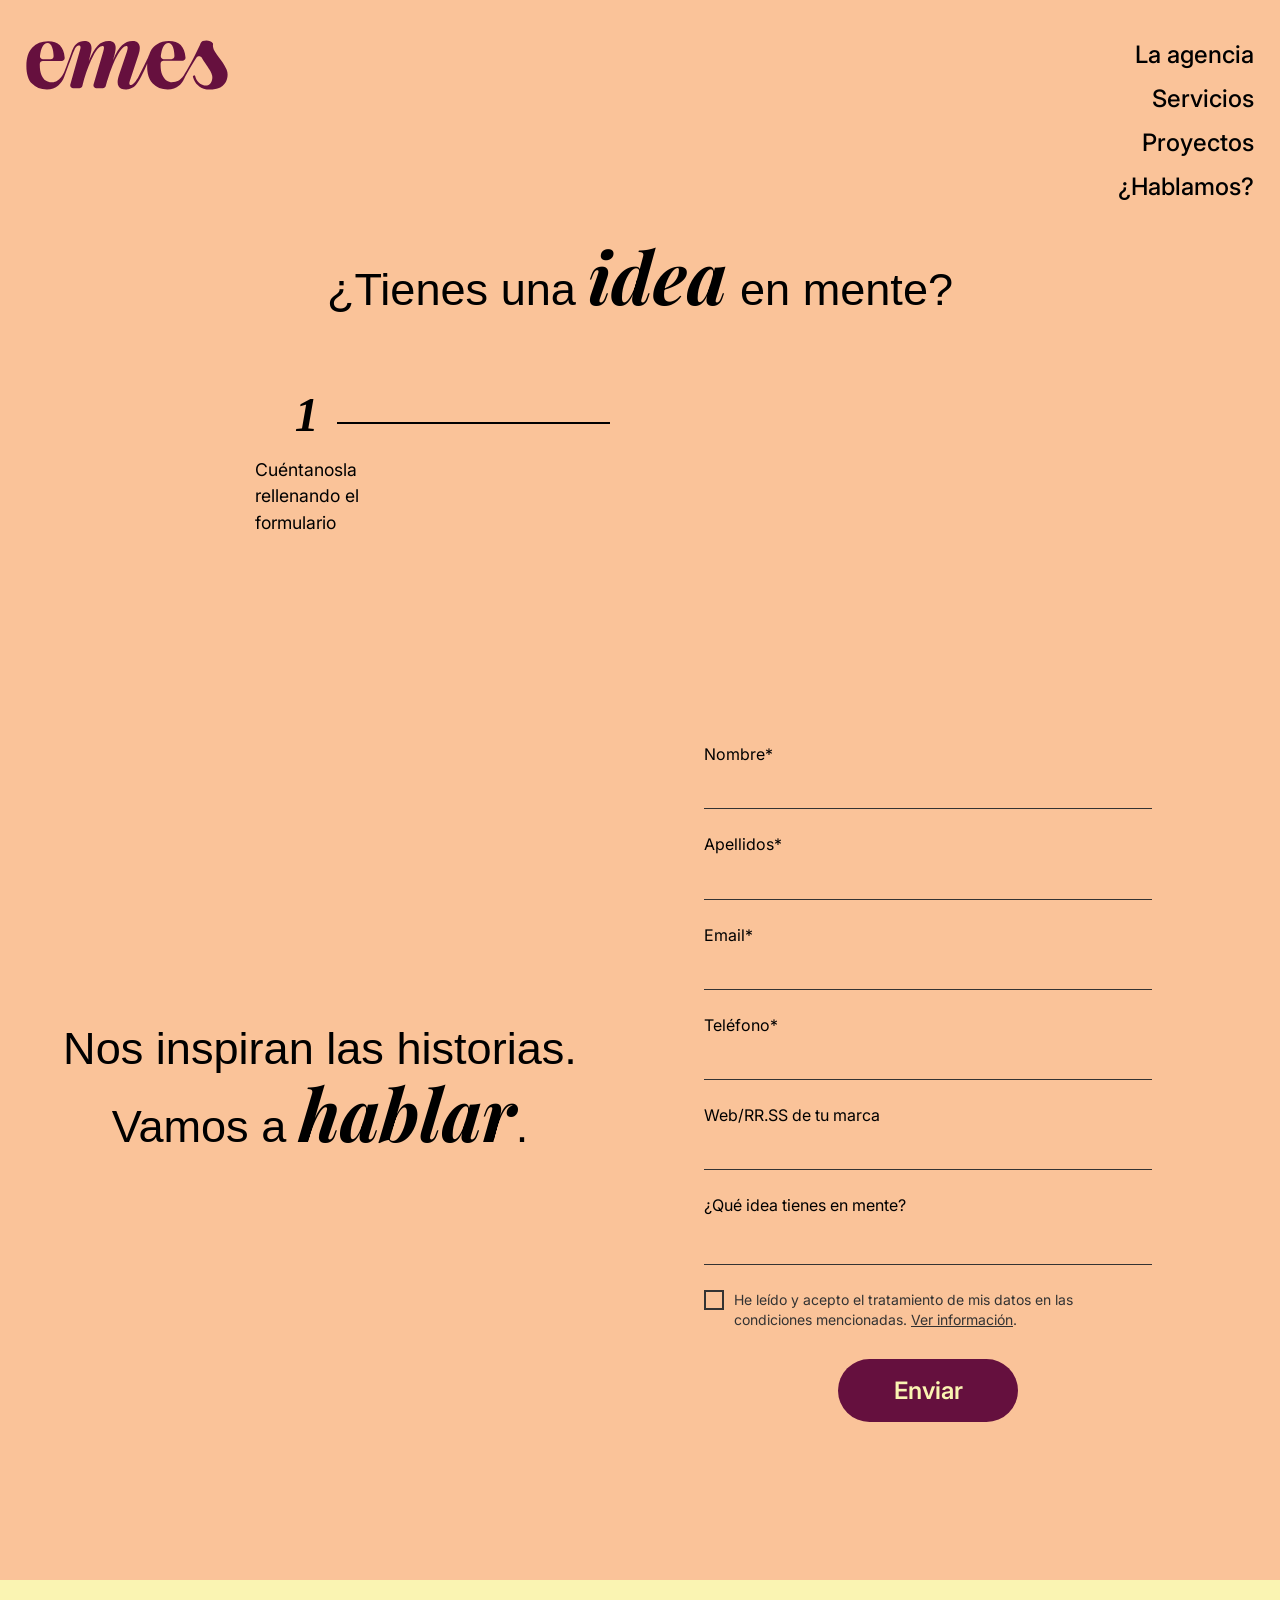
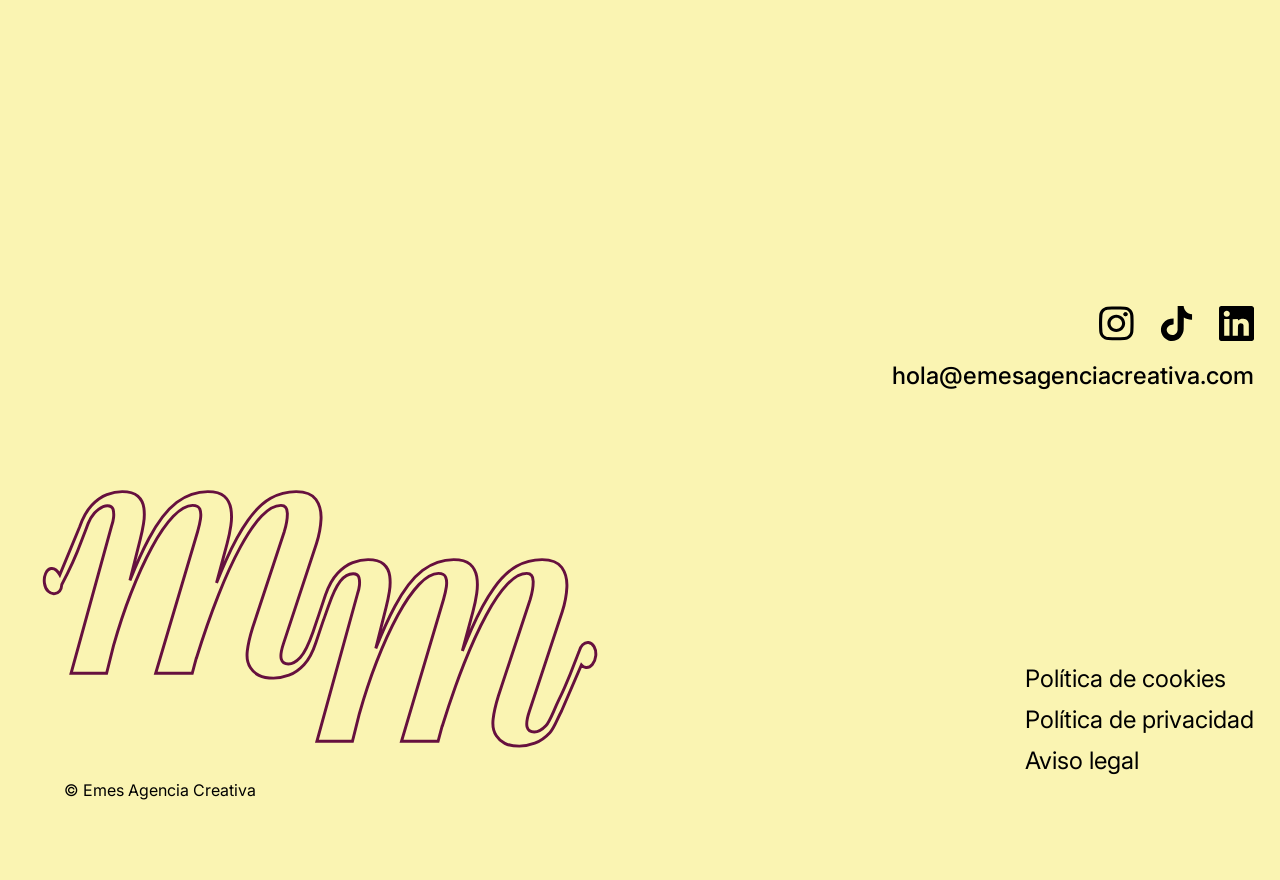
<file: contacto/index.html>
<!DOCTYPE html>
<html lang="es">

<head>
    <meta charset="UTF-8">
    <meta name="viewport" content="width=device-width, initial-scale=1.0">
    <title>Emes Agencia Creativa - Contacto</title>
    <link rel="preconnect" href="https://fonts.googleapis.com">
    <link rel="preconnect" href="https://fonts.gstatic.com" crossorigin>
    <link
        href="https://fonts.googleapis.com/css2?family=Inter:wght@100..900&family=Playfair+Display:ital,wght@0,400..900;1,400..900&display=swap"
        rel="stylesheet">
    <link href="https://api.fontshare.com/v2/css?f[]=excon@1,2&display=swap" rel="stylesheet">
    <link rel="stylesheet" href="estilo-contacto.css">
    <link rel="stylesheet" href="../estilo.css">
</head>

<body>
    <header class="header">
        <nav class="nav-container" id="main-nav">
            <h1 class="header__logo">
                <a href="../index.html" aria-label="Emes Agencia Creativa - inicio">
                    <?xml version="1.0" encoding="UTF-8"?>
                    <svg id="svg-emes" data-name="Capa 1" xmlns="http://www.w3.org/2000/svg" viewBox="0 0 265.86 65.79"
                        class="emes-logo-svg vertical-align">
                        <defs>
                            <style>
                                .logo-emes {
                                    fill: #66103e;
                                }
                            </style>
                        </defs>
                        <path class="logo-emes"
                            d="M264.21,39.66v-.12c-1.44-3.66-4.04-8.09-7.8-13.31l-2.72-3.62c-3.07-4.04-5.23-7.33-6.48-9.89-.31-.64-.76-1.99-1.08-3.75-.47-2.64.33-3.66-.31-4.66-2.44-3.87-8.82-4.66-13.31-2.93-1.08.42-2.81,2.23-3.65,5.11-9.07,19.13-16.88,33.25-21.14,39.73-.57.88-4.19,6.26-9.12,8.18-3.12,1.22-6.31,1.16-6.31,1.16-2.65,0-5.12-.78-7.42-2.34-2.3-1.55-4.17-4.05-5.61-7.47-1.44-3.42-2.16-7.71-2.16-12.86,0-.56,0-1.08,0-1.58.02-2.17,1.78-3.91,3.95-3.91h24.89c2.31,0,4.13-1.98,3.94-4.29-1.15-14.44-8.42-21.65-21.8-21.65-6,0-11.17,1.35-15.52,4.02-2.99,1.84-4.83,3.84-5.28,4.34-3.45,3.78-4.09,6.99-6.69,13.21-.13.31-.27.63-.27.63-.21.44-.41.82-.57,1.12-1.55,3.23-3.14,6.47-4.76,9.72-2.65,5.35-5.31,10.6-7.99,15.76-.03.06-.06.12-.1.18-.56.94-5.39,8.9-8.7,8.9-1.01,0-1.55-.5-1.55-.5-.44-.41-.67-1.06-.67-1.96,0-.78.24-1.91.71-3.38l11.45-34.47c1.08-3.11,1.63-5.96,1.63-8.53,0-2.81-.78-5.03-2.34-6.66-1.55-1.63-3.97-2.46-7.24-2.46-5.23,0-9.84,1.87-13.85,5.61-4.01,3.74-7.97,10.24-11.86,19.52l2.1-7.47c.94-3.5,1.4-6.35,1.4-8.53,0-6.08-3.08-9.12-9.22-9.12-5.61,0-10.43,2.03-14.42,6.08-4.01,4.05-7.93,10.83-11.75,20.33l2.57-10.05c.71-2.65,1.06-4.98,1.06-7.02,0-2.81-.74-5.06-2.22-6.78-1.48-1.71-3.89-2.57-7.24-2.57-1.99,0-3.85.31-5.61.94-1.94.69-3.27,1.58-3.68,1.87-2.9,2.01-4.43,4.65-5.17,6.24-.51.98-.98,2.05-1.4,3.21l-3.15,8.88c-.6,1.59-2.21,5.92-4.39,11.75-2.46,6.56-3.72,9.89-5.74,12.84-.5.73-4.1,5.93-8.05,7.45-1.78.68-5.02,1.15-6.15,1.15h-.09c-2.65,0-5.12-.78-7.42-2.34-2.3-1.55-4.17-4.05-5.61-7.47-1.44-3.42-2.16-7.71-2.16-12.86,0-.56,0-1.08,0-1.58.02-2.17,1.78-3.91,3.95-3.91h24.89c2.31,0,4.13-1.98,3.94-4.29C49.77,8.82,42.51,1.61,29.13,1.61c-8.65,0-15.59,2.78-20.8,8.35C3.1,15.52.5,23.57.5,34.09s2.43,18.06,7.3,23.31c4.87,5.25,11.43,7.89,19.69,7.89,6,0,11-1.78,15.01-5.32,3.62-3.2,6.22-7.02,7.84-11.45.68-1.86,3.89-10.52,9.63-26l2.22-5.96c.57-1.32.95-2.22,1.52-3.55l.33-.73c.24-.55.31-.74.44-1.03,0,0,.26-.58.97-1.48.2-.25.36-.42.4-.47,1.66-1.83,2.95-2.16,3.8-2.16,1.4,0,2.1.82,2.1,2.46,0,.93-.2,2.06-.59,3.38l-12.84,45.45c-.71,2.52,1.18,5.03,3.8,5.03h8.19c1.8,0,3.38-1.22,3.83-2.96l2.28-8.83v.12c3.89-13.01,8.05-23.56,12.44-31.67,4.4-8.1,8.35-12.15,11.86-12.15,1.24,0,1.87.74,1.87,2.22,0,1.16-.31,2.77-.94,4.8l-12.77,43.42c-.74,2.53,1.15,5.07,3.79,5.07h8.43c1.77,0,3.33-1.18,3.8-2.89l2.24-7.99v.35c4.52-14.65,9.02-25.81,13.5-33.48,4.48-7.67,8.31-11.51,11.51-11.51,1.08,0,1.63.78,1.63,2.34,0,1.1-.31,2.65-.94,4.68l-10.52,31.55c-1.16,3.5-1.75,6.55-1.75,9.12,0,2.18.43,3.93,1.28,5.25,1.71,2.81,4.83,4.21,9.34,4.21.61,0,1.61,0,2.87-.21,0,0,2.89-.46,5.67-2,4.04-2.22,6.87-5.51,11.89-15.03,2.3-4.36,5.11-10.1,7.93-17.05-.04.68-.1,1.79-.1,3.18,0,4.59.01,15.44,7.3,23.31,4.87,5.25,11.43,7.89,19.69,7.89,6,0,11-1.78,15.01-5.32.89-.78,3.24-2.86,5.37-6.32,1.18-1.89,1.8-3.44,1.96-3.79,1.23-2.88,5.4-10.26,15.61-26.62,1.61-2.58,5.4-2.52,6.91.12,1.35,2.37,3.38,5.57,6.11,9.59,2.31,3.37,4.02,5.97,5.13,7.83,1.11,1.84,1.89,3.83,2.36,5.93.47,2.12.37,4.32-.31,6.64-.51,1.76-1.48,4.49-4.39,5.92-2.72,1.32-5.58.71-6.57.44-3.65-.97-5.91-3.18-6.98-4.34-2.45-2.65-3.51-5.57-3.98-7.57-.19-.8-.99-1.29-1.79-1.14-.01,0-.02,0-.03,0-.85.17-1.41,1-1.21,1.84.26,1.11.65,2.35,1.21,3.66,1.2,2.84,2.77,4.9,3.97,6.26.77.8,2.55,2.52,4.76,3.89,1.23.76,2.38,1.28,2.69,1.42,1.11.48,1.78.71,2.65.91,2.85.72,8.58,1.14,14.12,0,1.89-.39,5.5-.93,9.45-3.99,2.86-2.21,4.82-5.13,5.88-8.78,1.31-4.47,1.23-8.52-.22-12.16ZM177.42,20.76c.6-5.04,1.62-8.93,3.05-11.65h-.01c1.83-3.46,4.14-5.2,6.95-5.2s4.77,2.01,6.14,6.02c1.04,3.07,1.64,6.77,1.79,11.1.08,2.26-1.69,4.15-3.95,4.15h-10.05c-2.36,0-4.21-2.07-3.93-4.42ZM18.39,20.89c.6-5.04,1.62-8.93,3.05-11.65h-.01c1.83-3.46,4.14-5.2,6.95-5.2s4.77,2.01,6.14,6.02c1.04,3.07,1.64,6.77,1.79,11.1.08,2.26-1.69,4.15-3.95,4.15h-10.05c-2.36,0-4.21-2.07-3.93-4.42Z" />
                    </svg>
                    <span class="visually-hidden">Emes Agencia Creativa</span>
                </a>
            </h1>
    
            <input type="checkbox" id="menu-toggle" class="menu-checkbox">
    
            <label for="menu-toggle" class="nav__burguer" aria-label="Abrir menú">
                <span></span>
                <span></span>
                <span></span>
            </label>
    
            <div class="header__menu">
                <ul class="header__menu_list">
                    <li><a href="../la-agencia/index.html">La agencia</a></li>
                    <li><a href="../servicios/index.html">Servicios</a></li>
                    <li><a href="../proyectos/index.html">Proyectos</a></li>
                    <li><a href="../contacto/index.html">¿Hablamos?</a></li>
                </ul>
            </div>
    
            <!-- OVERLAY MENÚ HAMBURGUESA -->
            <div class="menu__overlay">
    
                <div class="menu__overlay_header">
                    <?xml version="1.0" encoding="UTF-8"?>
                    <svg id="svg-emes-contorno" data-name="Capa 1" xmlns="http://www.w3.org/2000/svg"
                        viewBox="0 0 265.86 65.79" class="emes-logo-svg">
                        <defs>
                            <style>
                                .cls-1 {
                                    fill: none;
                                    stroke: #66103e;
                                    stroke-miterlimit: 10;
                                }
                            </style>
                        </defs>
                        <path class="cls-1"
                            d="M264.21,39.66v-.12c-1.44-3.66-4.04-8.09-7.8-13.31l-2.72-3.62c-3.07-4.04-5.23-7.33-6.48-9.89-.31-.64-.76-1.99-1.08-3.75-.47-2.64.33-3.66-.31-4.66-2.44-3.87-8.82-4.66-13.31-2.93-1.08.42-2.81,2.23-3.65,5.11-9.07,19.13-16.88,33.25-21.14,39.73-.57.88-4.19,6.26-9.12,8.18-3.12,1.22-6.31,1.16-6.31,1.16-2.65,0-5.12-.78-7.42-2.34-2.3-1.55-4.17-4.05-5.61-7.47-1.44-3.42-2.16-7.71-2.16-12.86,0-.56,0-1.08,0-1.58.02-2.17,1.78-3.91,3.95-3.91h24.89c2.31,0,4.13-1.98,3.94-4.29-1.15-14.44-8.42-21.65-21.8-21.65-6,0-11.17,1.35-15.52,4.02-2.99,1.84-4.83,3.84-5.28,4.34-3.45,3.78-4.09,6.99-6.69,13.21-.13.31-.27.63-.27.63-.21.44-.41.82-.57,1.12-1.55,3.23-3.14,6.47-4.76,9.72-2.65,5.35-5.31,10.6-7.99,15.76-.03.06-.06.12-.1.18-.56.94-5.39,8.9-8.7,8.9-1.01,0-1.55-.5-1.55-.5-.44-.41-.67-1.06-.67-1.96,0-.78.24-1.91.71-3.38l11.45-34.47c1.08-3.11,1.63-5.96,1.63-8.53,0-2.81-.78-5.03-2.34-6.66-1.55-1.63-3.97-2.46-7.24-2.46-5.23,0-9.84,1.87-13.85,5.61-4.01,3.74-7.97,10.24-11.86,19.52l2.1-7.47c.94-3.5,1.4-6.35,1.4-8.53,0-6.08-3.08-9.12-9.22-9.12-5.61,0-10.43,2.03-14.42,6.08-4.01,4.05-7.93,10.83-11.75,20.33l2.57-10.05c.71-2.65,1.06-4.98,1.06-7.02,0-2.81-.74-5.06-2.22-6.78-1.48-1.71-3.89-2.57-7.24-2.57-1.99,0-3.85.31-5.61.94-1.94.69-3.27,1.58-3.68,1.87-2.9,2.01-4.43,4.65-5.17,6.24-.51.98-.98,2.05-1.4,3.21l-3.15,8.88c-.6,1.59-2.21,5.92-4.39,11.75-2.46,6.56-3.72,9.89-5.74,12.84-.5.73-4.1,5.93-8.05,7.45-1.78.68-5.02,1.15-6.15,1.15h-.09c-2.65,0-5.12-.78-7.42-2.34-2.3-1.55-4.17-4.05-5.61-7.47-1.44-3.42-2.16-7.71-2.16-12.86,0-.56,0-1.08,0-1.58.02-2.17,1.78-3.91,3.95-3.91h24.89c2.31,0,4.13-1.98,3.94-4.29C49.77,8.82,42.51,1.61,29.13,1.61c-8.65,0-15.59,2.78-20.8,8.35C3.1,15.52.5,23.57.5,34.09s2.43,18.06,7.3,23.31c4.87,5.25,11.43,7.89,19.69,7.89,6,0,11-1.78,15.01-5.32,3.62-3.2,6.22-7.02,7.84-11.45.68-1.86,3.89-10.52,9.63-26l2.22-5.96c.57-1.32.95-2.22,1.52-3.55l.33-.73c.24-.55.31-.74.44-1.03,0,0,.26-.58.97-1.48.2-.25.36-.42.4-.47,1.66-1.83,2.95-2.16,3.8-2.16,1.4,0,2.1.82,2.1,2.46,0,.93-.2,2.06-.59,3.38l-12.84,45.45c-.71,2.52,1.18,5.03,3.8,5.03h8.19c1.8,0,3.38-1.22,3.83-2.96l2.28-8.83v.12c3.89-13.01,8.05-23.56,12.44-31.67,4.4-8.1,8.35-12.15,11.86-12.15,1.24,0,1.87.74,1.87,2.22,0,1.16-.31,2.77-.94,4.8l-12.77,43.42c-.74,2.53,1.15,5.07,3.79,5.07h8.43c1.77,0,3.33-1.18,3.8-2.89l2.24-7.99v.35c4.52-14.65,9.02-25.81,13.5-33.48,4.48-7.67,8.31-11.51,11.51-11.51,1.08,0,1.63.78,1.63,2.34,0,1.1-.31,2.65-.94,4.68l-10.52,31.55c-1.16,3.5-1.75,6.55-1.75,9.12,0,2.18.43,3.93,1.28,5.25,1.71,2.81,4.83,4.21,9.34,4.21.61,0,1.61,0,2.87-.21,0,0,2.89-.46,5.67-2,4.04-2.22,6.87-5.51,11.89-15.03,2.3-4.36,5.11-10.1,7.93-17.05-.04.68-.1,1.79-.1,3.18,0,4.59.01,15.44,7.3,23.31,4.87,5.25,11.43,7.89,19.69,7.89,6,0,11-1.78,15.01-5.32.89-.78,3.24-2.86,5.37-6.32,1.18-1.89,1.8-3.44,1.96-3.79,1.23-2.88,5.4-10.26,15.61-26.62,1.61-2.58,5.4-2.52,6.91.12,1.35,2.37,3.38,5.57,6.11,9.59,2.31,3.37,4.02,5.97,5.13,7.83,1.11,1.84,1.89,3.83,2.36,5.93.47,2.12.37,4.32-.31,6.64-.51,1.76-1.48,4.49-4.39,5.92-2.72,1.32-5.58.71-6.57.44-3.65-.97-5.91-3.18-6.98-4.34-2.45-2.65-3.51-5.57-3.98-7.57-.19-.8-.99-1.29-1.79-1.14-.01,0-.02,0-.03,0-.85.17-1.41,1-1.21,1.84.26,1.11.65,2.35,1.21,3.66,1.2,2.84,2.77,4.9,3.97,6.26.77.8,2.55,2.52,4.76,3.89,1.23.76,2.38,1.28,2.69,1.42,1.11.48,1.78.71,2.65.91,2.85.72,8.58,1.14,14.12,0,1.89-.39,5.5-.93,9.45-3.99,2.86-2.21,4.82-5.13,5.88-8.78,1.31-4.47,1.23-8.52-.22-12.16ZM177.42,20.76c.6-5.04,1.62-8.93,3.05-11.65h-.01c1.83-3.46,4.14-5.2,6.95-5.2s4.77,2.01,6.14,6.02c1.04,3.07,1.64,6.77,1.79,11.1.08,2.26-1.69,4.15-3.95,4.15h-10.05c-2.36,0-4.21-2.07-3.93-4.42ZM18.39,20.89c.6-5.04,1.62-8.93,3.05-11.65h-.01c1.83-3.46,4.14-5.2,6.95-5.2s4.77,2.01,6.14,6.02c1.04,3.07,1.64,6.77,1.79,11.1.08,2.26-1.69,4.15-3.95,4.15h-10.05c-2.36,0-4.21-2.07-3.93-4.42Z" />
                    </svg>
                </div>
    
                <nav class="menu__overlay_nav">
                    <ul class="menu__overlay_nav_list">
                        <li><a href="../la-agencia/index.html">La agencia</a></li>
                        <li><a href="../servicios/index.html">Servicios</a></li>
                        <li><a href="../proyectos/index.html">Proyectos</a></li>
                        <li><a href="../contacto/index.html">¿Hablamos?</a></li>
                    </ul>
                </nav>
    
                <div class="menu__overlay_footer">
                    <?xml version="1.0" encoding="UTF-8"?>
                    <svg id="svg-mm-contorno" data-name="Capa 1" xmlns="http://www.w3.org/2000/svg"
                        viewBox="0 0 200.99 90.3" class="logo-mm-contorno__footer">
                        <defs>
                            <style>
                                .cls-1 {
                                    fill: none;
                                    stroke: #66103e;
                                    stroke-miterlimit: 10;
                                }
                            </style>
                        </defs>
                        <path class="cls-1"
                            d="M192.12,53.21c-1.42-.15-2.76,1.22-3.22,3.16-1.03,2.36-2.73,7.93-6.84,16.38-2.03,4.17-3.01,7.31-4.39,8.79-1.39,1.48-2.73,2.23-4.04,2.23s-2.12-.55-2.43-1.64c-.31-1.09-.08-2.81.69-5.16l11.32-34.35c.92-2.89,1.44-5.67,1.56-8.32.12-2.66-.46-4.88-1.73-6.68-1.27-1.8-3.52-2.7-6.76-2.7s-6.07.76-8.72,2.29c-2.66,1.52-5.24,4.03-7.74,7.5-2.5,3.48-5.03,8.09-7.57,13.83-1.02,2.31-2.08,4.84-3.16,7.58l3.63-13.5c.54-2.03.96-4.08,1.27-6.15.31-2.07.31-3.99,0-5.74-.31-1.76-1.06-3.16-2.25-4.22-1.2-1.06-3.06-1.58-5.6-1.58-3.85,0-7.39,1.23-10.63,3.69-3.24,2.46-6.4,6.56-9.48,12.31-2.08,3.87-4.24,8.66-6.49,14.32l3.49-13.91c.46-1.8.85-3.63,1.15-5.51.31-1.88.35-3.65.12-5.33-.23-1.68-.92-3.03-2.08-4.05-1.15-1.01-2.93-1.52-5.31-1.52-1.69,0-3.45.35-5.26,1.05-1.81.7-3.52,1.92-5.14,3.63-1.62,1.72-3,4.18-4.16,7.38l-2.58,7.74h-.01l-1.62,4.81c-1.54,4.38-3.01,7.31-4.39,8.79-1.39,1.48-2.73,2.23-4.04,2.23s-2.12-.55-2.43-1.64c-.31-1.09-.08-2.81.69-5.16l11.32-34.35c.92-2.89,1.44-5.67,1.56-8.32.12-2.66-.46-4.88-1.73-6.68-1.27-1.8-3.52-2.7-6.76-2.7s-6.07.76-8.72,2.29c-2.66,1.52-5.24,4.03-7.74,7.5-2.5,3.48-5.03,8.09-7.57,13.83-1.02,2.31-2.08,4.84-3.16,7.58l3.63-13.5c.54-2.03.96-4.08,1.27-6.15.31-2.07.31-3.99,0-5.74-.31-1.76-1.06-3.16-2.25-4.22-1.2-1.06-3.06-1.58-5.6-1.58-3.85,0-7.39,1.23-10.63,3.69-3.24,2.46-6.4,6.56-9.48,12.31-2.08,3.87-4.24,8.66-6.49,14.32l3.49-13.91c.46-1.8.85-3.63,1.15-5.51.31-1.88.35-3.65.12-5.33-.23-1.68-.92-3.03-2.08-4.05-1.15-1.01-2.93-1.52-5.31-1.52-1.69,0-3.45.35-5.26,1.05-1.81.7-3.52,1.92-5.14,3.63-1.62,1.72-3,4.18-4.16,7.38l-6.76,16.34c-.69-1.26-1.85-2.3-2.96-2.14-1.63.23-2.61,2.62-2.28,5,.33,2.38,1.92,3.79,3.55,3.55,1.32-.19,2.25-1.3,2.38-3.11,4.91-9.22,6.19-13.57,7.1-15.9.84-2.15,1.16-2.99,1.9-4.96.3-.8.98-2.17,2.15-3.53,0,0,2.2-2.52,4.39-2.52,1.08,0,1.73.41,1.96,1.23.23.82.29,1.76.17,2.81-.12,1.06-.33,1.98-.64,2.76l-13.87,50.41h12.13l2.36-9.4c1.79-6.35,3.75-12.29,5.9-17.79,2.35-6.02,4.76-11.29,7.22-15.82,2.46-4.53,4.89-8.05,7.28-10.55,2.39-2.5,4.58-3.75,6.59-3.75,1.31,0,2.14.43,2.48,1.29.35.86.42,1.95.23,3.28-.19,1.33-.52,2.77-.98,4.34l-14.33,48.41h12.48l1.43-5.32-.04.28c2.46-7.97,4.97-15.16,7.51-21.57,2.54-6.41,5.06-11.92,7.57-16.53,2.5-4.61,4.91-8.13,7.22-10.55,2.31-2.42,4.51-3.63,6.59-3.63,1.46,0,2.2.92,2.2,2.75s-.35,3.89-1.04,6.15l-10.86,32.94c-.92,2.97-1.52,5.61-1.79,7.91-.27,2.31.1,4.2,1.1,5.69.69,1.1,1.66,1.95,2.89,2.58,1.23.62,2.89.94,4.97.94,1.69,0,3.45-.33,5.26-1s3.52-1.85,5.14-3.58c1.62-1.72,2.96-4.22,4.04-7.5l2.57-7.62h.02l1.73-4.92c1.39-3.99,2.73-6.82,4.04-8.5,1.31-1.68,2.77-2.52,4.39-2.52,1.08,0,1.73.41,1.96,1.23.23.82.29,1.76.17,2.81-.12,1.06-.33,1.98-.64,2.76l-13.87,50.41h12.13l2.36-9.4c1.79-6.35,3.75-12.29,5.9-17.79,2.35-6.02,4.76-11.29,7.22-15.82,2.46-4.53,4.89-8.05,7.28-10.55,2.39-2.5,4.58-3.75,6.59-3.75,1.31,0,2.14.43,2.48,1.29.35.86.42,1.95.23,3.28-.19,1.33-.52,2.77-.98,4.34l-14.33,48.41h12.48l1.43-5.32-.04.28c2.46-7.97,4.97-15.16,7.51-21.57,2.54-6.41,5.06-11.92,7.57-16.53,2.5-4.61,4.91-8.13,7.22-10.55,2.31-2.42,4.51-3.63,6.59-3.63,1.46,0,2.2.92,2.2,2.75s-.35,3.89-1.04,6.15l-10.86,32.94c-.92,2.97-1.52,5.61-1.79,7.91-.27,2.31.1,4.2,1.1,5.69.69,1.1,1.66,1.95,2.89,2.58,1.23.62,2.89.94,4.97.94,1.69,0,3.45-.33,5.26-1s3.52-1.85,5.14-3.58c1.62-1.72,2.35-4.35,4.04-7.5l6.74-15.61c.42.49.94.81,1.53.87,1.62.17,3.12-1.61,3.36-3.98.24-2.36-.88-4.41-2.5-4.58Z" />
                    </svg>
    
                    <div class="footer__items">
                        <div class="footer__social-icons">
                            <a href="#" aria-label="Instagram">
                                <svg width="44" height="43" viewBox="0 0 44 43" fill="none"
                                    xmlns="http://www.w3.org/2000/svg">
                                    <path
                                        d="M31.9839 42.2702C24.9396 42.6569 18.2015 42.6569 11.4635 42.2702C5.20669 41.8835 0.612551 37.4577 0.262522 31.3562C-0.0875074 24.6961 -0.0875074 18.1649 0.262522 11.4618C0.525044 5.66109 4.8129 0.891594 10.6759 0.418942C18.0703 -0.139647 25.1584 -0.139647 32.5527 0.418942C38.6345 0.848626 43.0536 5.70406 43.3162 11.6767C43.5787 18.3368 43.5787 24.6961 43.2286 31.3562C42.9224 37.3288 38.4157 42.0124 32.0277 42.3131L31.9839 42.2702ZM32.1152 38.403C36.4906 38.1452 39.1158 34.7507 39.3345 30.8406C39.6846 24.3953 39.6846 18.1219 39.3345 11.6337C39.1158 7.80951 36.5343 4.58688 32.509 4.24313C25.1584 3.64157 17.9828 3.5986 10.6759 4.2861C7.26311 4.62985 4.68165 7.29389 4.37537 10.6884C3.71906 17.7352 3.76282 24.6961 4.37537 31.7429C4.68165 35.4382 7.6569 38.1452 11.4197 38.403C18.289 38.8327 25.0709 38.8757 32.1589 38.403H32.1152Z"
                                        fill="black" />
                                    <path
                                        d="M35.9217 9.91453C35.9217 8.49657 34.7404 7.37939 33.3403 7.37939C31.9401 7.37939 30.7588 8.49657 30.7588 9.91453C30.7588 11.3325 31.9401 12.4497 33.3403 12.4497C34.7404 12.4497 35.9217 11.3325 35.9217 9.91453Z"
                                        fill="black" />
                                    <path
                                        d="M32.8593 21.3017C32.8593 27.3172 27.8714 32.2156 21.7021 32.2156C15.5328 32.2156 10.5449 27.3172 10.5449 21.3017C10.5449 15.2861 15.5328 10.3877 21.7021 10.3877C27.8714 10.3877 32.8593 15.2861 32.8593 21.3017ZM28.9652 21.2587C28.9652 17.3486 25.7275 14.1689 21.7459 14.1689C17.7643 14.1689 14.5265 17.3486 14.5265 21.2587C14.5265 25.1688 17.7643 28.3485 21.7459 28.3485C25.7275 28.3485 28.9652 25.1688 28.9652 21.2587Z"
                                        fill="black" />
                                    <path
                                        d="M33.3403 12.4497C34.766 12.4497 35.9217 11.3146 35.9217 9.91453C35.9217 8.51441 34.766 7.37939 33.3403 7.37939C31.9146 7.37939 30.7588 8.51441 30.7588 9.91453C30.7588 11.3146 31.9146 12.4497 33.3403 12.4497Z"
                                        fill="black" />
                                </svg>
                            </a>
    
                            <a href="#" aria-label="TikTok">
                                <svg width="40" height="45" viewBox="0 0 40 45" fill="none"
                                    xmlns="http://www.w3.org/2000/svg">
                                    <path
                                        d="M9.56337 44.2223C5.0396 42.7078 2.05306 38.9866 0.867215 35.4817C-0.757829 30.7219 -0.0990411 25.8757 2.84361 22.1111C6.04977 18.0005 10.9688 16.2264 16.2832 16.1831V23.5823C13.7797 24.2747 11.2763 24.7074 9.47555 26.2218C6.22546 28.9911 7.05993 33.7941 10.3539 36.0442C12.5499 37.5154 15.1852 37.9481 17.6447 36.7365C19.4893 35.8278 21.4218 33.1451 21.4218 30.4623L21.5096 0H29.1518C29.8984 5.92804 33.7633 10.3416 40 10.4714V17.7408C36.135 18.0437 33.0167 16.7456 29.4153 14.885L29.2396 29.7267C29.2396 33.5778 27.5267 37.2558 25.0233 40.0683C21.2022 44.3521 15.273 46.1262 9.56337 44.2656V44.2223Z"
                                        fill="black" />
                                </svg>
                            </a>
    
                            <a href="#" aria-label="LinkedIn">
                                <svg width="43" height="43" viewBox="0 0 43 43" fill="none"
                                    xmlns="http://www.w3.org/2000/svg">
                                    <path
                                        d="M40.223 42.9566H2.73362C1.30174 42.9566 0 41.5247 0 40.1362V3.25429C0 1.34511 1.04141 0.347124 2.95059 0H39.8759C41.3945 0 43 1.30172 43 2.82038V40.1362C43 41.3946 41.8719 43 40.2664 43L40.223 42.9566ZM13.2775 9.5893C13.2775 7.54995 11.5853 5.85772 9.54596 5.85772C7.50661 5.85772 5.81438 7.50656 5.81438 9.5893C5.81438 11.672 7.50661 13.3209 9.54596 13.3209C11.5853 13.3209 13.2775 11.672 13.2775 9.5893ZM23.3007 24.776C23.3007 22.6932 25.0363 21.4349 26.5984 21.3047C28.0737 21.218 30.113 22.2593 30.113 24.0817L30.1998 36.6216H36.665L36.6216 22.6499C36.6216 18.7447 33.888 15.9243 30.0696 15.5772C27.553 15.3602 25.3401 16.1847 23.6044 17.8769L22.9536 16.0545L16.8355 16.1413V36.665H23.1706L23.3007 24.776ZM12.8002 16.0545H6.37841V36.665H12.8002V16.0545Z"
                                        fill="black" />
                                </svg>
                            </a>
                        </div>
    
                        <p class="footer__copyright">© Emes Agencia Creativa</p>
                    </div>
                </div>
    
            </div>
    
        </nav>
    </header>

    <section id="contacto-idea" class="contacto-infografia">
        <div class="title-info">
            <h2 class="titulo1-excon">¿Tienes una <span class="titulo2-playfair">idea</span> en mente?</h2>
        </div>
    
        <div class="steps-container">
            <div class="step step-1">
                <div class="step-number">1</div>
                <p class="step-text">Cuéntanosla<br>rellenando el<br>formulario</p>
            </div>
    
            <div class="line-container line-1-2">
                <div class="line-fill"></div>
            </div>
    
            <div class="step step-2">
                <div class="step-number">2</div>
                <p class="step-text">El equipo de Emes<br>contacta contigo</p>
            </div>
    
            <div class="line-container line-2-3">
                <div class="line-fill"></div>
            </div>
    
            <div class="step step-3">
                <div class="step-number">3</div>
                <p class="step-text">¡Manos a la obra!<br>Vamos a hacer<br>realidad tu idea</p>
            </div>
        </div>
    </section>
    
    <main class="contacto-section">
        <div class="contacto-intro">
            <h2 class="titulo1-excon">Nos inspiran las historias.<br>Vamos a <span
                    class="titulo2-playfair">hablar</span>.</h2>
        </div>

        <form class="contacto-form" id="contacto-form" action="#" method="POST">

            <fieldset>
                <legend class="sr-only">Tus datos de contacto</legend>

                <div class="form-group">
                    <label for="nombre">Nombre*</label>
                    <input type="text" id="nombre" name="nombre" required>
                </div>

                <div class="form-group">
                    <label for="apellidos">Apellidos*</label>
                    <input type="text" id="apellidos" name="apellidos" required>
                </div>

                <div class="form-group">
                    <label for="email">Email*</label>
                    <input type="email" id="email" name="email" required>
                </div>

                <div class="form-group">
                    <label for="telefono">Teléfono*</label>
                    <input type="tel" id="telefono" name="telefono" required>
                </div>

                <div class="form-group">
                    <label for="web-rrss">Web/RR.SS de tu marca</label>
                    <input type="text" id="web-rrss" name="web-rrss">
                </div>

                <div class="form-group textarea-group">
                    <label for="idea">¿Qué idea tienes en mente?</label>
                    <textarea id="idea" name="idea" rows="1"></textarea>
                </div>
            </fieldset>

            <div class="politica-group">
                <input type="checkbox" id="politica" name="politica" required>
                <label for="politica">He leído y acepto el tratamiento de mis datos en las condiciones mencionadas. <a
                        href="../uso de datos/politica privacidad/index.html">Ver información</a>.</label>
            </div>

            <div class="form-actions">
                <button type="submit" class="btn">Enviar</button>
            </div>
        </form>

        <!-- Mensaje de agradecimiento (oculto por defecto) -->
        <div id="thank-you-message" class="thank-you" style="display: none;">
            <h2 class="titulo2-playfair">¡Historia recibida!</h2>
            <div class="thank-you-text">
                <p>Gracias por confiar en nosotras.</p>
                <p>Hemos recibido tus datos y pronto nos pondremos en contacto contigo para empezar a crear.</p>
            </div>
            
        </div>

    </main>

    <!-- FOOTER MÓVIL -->
    <footer class="footer-mobile">
        <div class="footer-mobile__top">
            <a href="mailto:hola@emesagenciacreativa.com" class="footer-mobile__email">hola@emesagenciacreativa.com</a>
    
            <!-- nav semántico para los links legales, usamos nav porque es un grupo de enlaces de navegación pero se diferencia del nav principal del header con aria label-->
            <nav class="footer-mobile__legal" aria-label="Enlaces legales">
                <a href="../../uso de datos/cookies/index.html">Política de cookies</a>
                <a href="../../uso de datos/politica privacidad/index.html">Política de privacidad</a>
                <a href="../../uso de datos/aviso legal/index.html">Aviso legal</a>
            </nav>
        </div>
        <div class="footer-mobile__bottom">
            <!-- SVG de logo-mm-contorno -->
            <?xml version="1.0" encoding="UTF-8"?>
            <svg id="svg-mm-contorno" data-name="Capa 1" xmlns="http://www.w3.org/2000/svg" viewBox="0 0 200.99 90.3"
                class="logo-mm-contorno__footer">
                <defs>
                    <style>
                        .cls-1 {
                            fill: none;
                            stroke: #66103e;
                            stroke-miterlimit: 10;
                        }
                    </style>
                </defs>
                <path class="cls-1"
                    d="M192.12,53.21c-1.42-.15-2.76,1.22-3.22,3.16-1.03,2.36-2.73,7.93-6.84,16.38-2.03,4.17-3.01,7.31-4.39,8.79-1.39,1.48-2.73,2.23-4.04,2.23s-2.12-.55-2.43-1.64c-.31-1.09-.08-2.81.69-5.16l11.32-34.35c.92-2.89,1.44-5.67,1.56-8.32.12-2.66-.46-4.88-1.73-6.68-1.27-1.8-3.52-2.7-6.76-2.7s-6.07.76-8.72,2.29c-2.66,1.52-5.24,4.03-7.74,7.5-2.5,3.48-5.03,8.09-7.57,13.83-1.02,2.31-2.08,4.84-3.16,7.58l3.63-13.5c.54-2.03.96-4.08,1.27-6.15.31-2.07.31-3.99,0-5.74-.31-1.76-1.06-3.16-2.25-4.22-1.2-1.06-3.06-1.58-5.6-1.58-3.85,0-7.39,1.23-10.63,3.69-3.24,2.46-6.4,6.56-9.48,12.31-2.08,3.87-4.24,8.66-6.49,14.32l3.49-13.91c.46-1.8.85-3.63,1.15-5.51.31-1.88.35-3.65.12-5.33-.23-1.68-.92-3.03-2.08-4.05-1.15-1.01-2.93-1.52-5.31-1.52-1.69,0-3.45.35-5.26,1.05-1.81.7-3.52,1.92-5.14,3.63-1.62,1.72-3,4.18-4.16,7.38l-2.58,7.74h-.01l-1.62,4.81c-1.54,4.38-3.01,7.31-4.39,8.79-1.39,1.48-2.73,2.23-4.04,2.23s-2.12-.55-2.43-1.64c-.31-1.09-.08-2.81.69-5.16l11.32-34.35c.92-2.89,1.44-5.67,1.56-8.32.12-2.66-.46-4.88-1.73-6.68-1.27-1.8-3.52-2.7-6.76-2.7s-6.07.76-8.72,2.29c-2.66,1.52-5.24,4.03-7.74,7.5-2.5,3.48-5.03,8.09-7.57,13.83-1.02,2.31-2.08,4.84-3.16,7.58l3.63-13.5c.54-2.03.96-4.08,1.27-6.15.31-2.07.31-3.99,0-5.74-.31-1.76-1.06-3.16-2.25-4.22-1.2-1.06-3.06-1.58-5.6-1.58-3.85,0-7.39,1.23-10.63,3.69-3.24,2.46-6.4,6.56-9.48,12.31-2.08,3.87-4.24,8.66-6.49,14.32l3.49-13.91c.46-1.8.85-3.63,1.15-5.51.31-1.88.35-3.65.12-5.33-.23-1.68-.92-3.03-2.08-4.05-1.15-1.01-2.93-1.52-5.31-1.52-1.69,0-3.45.35-5.26,1.05-1.81.7-3.52,1.92-5.14,3.63-1.62,1.72-3,4.18-4.16,7.38l-6.76,16.34c-.69-1.26-1.85-2.3-2.96-2.14-1.63.23-2.61,2.62-2.28,5,.33,2.38,1.92,3.79,3.55,3.55,1.32-.19,2.25-1.3,2.38-3.11,4.91-9.22,6.19-13.57,7.1-15.9.84-2.15,1.16-2.99,1.9-4.96.3-.8.98-2.17,2.15-3.53,0,0,2.2-2.52,4.39-2.52,1.08,0,1.73.41,1.96,1.23.23.82.29,1.76.17,2.81-.12,1.06-.33,1.98-.64,2.76l-13.87,50.41h12.13l2.36-9.4c1.79-6.35,3.75-12.29,5.9-17.79,2.35-6.02,4.76-11.29,7.22-15.82,2.46-4.53,4.89-8.05,7.28-10.55,2.39-2.5,4.58-3.75,6.59-3.75,1.31,0,2.14.43,2.48,1.29.35.86.42,1.95.23,3.28-.19,1.33-.52,2.77-.98,4.34l-14.33,48.41h12.48l1.43-5.32-.04.28c2.46-7.97,4.97-15.16,7.51-21.57,2.54-6.41,5.06-11.92,7.57-16.53,2.5-4.61,4.91-8.13,7.22-10.55,2.31-2.42,4.51-3.63,6.59-3.63,1.46,0,2.2.92,2.2,2.75s-.35,3.89-1.04,6.15l-10.86,32.94c-.92,2.97-1.52,5.61-1.79,7.91-.27,2.31.1,4.2,1.1,5.69.69,1.1,1.66,1.95,2.89,2.58,1.23.62,2.89.94,4.97.94,1.69,0,3.45-.33,5.26-1s3.52-1.85,5.14-3.58c1.62-1.72,2.96-4.22,4.04-7.5l2.57-7.62h.02l1.73-4.92c1.39-3.99,2.73-6.82,4.04-8.5,1.31-1.68,2.77-2.52,4.39-2.52,1.08,0,1.73.41,1.96,1.23.23.82.29,1.76.17,2.81-.12,1.06-.33,1.98-.64,2.76l-13.87,50.41h12.13l2.36-9.4c1.79-6.35,3.75-12.29,5.9-17.79,2.35-6.02,4.76-11.29,7.22-15.82,2.46-4.53,4.89-8.05,7.28-10.55,2.39-2.5,4.58-3.75,6.59-3.75,1.31,0,2.14.43,2.48,1.29.35.86.42,1.95.23,3.28-.19,1.33-.52,2.77-.98,4.34l-14.33,48.41h12.48l1.43-5.32-.04.28c2.46-7.97,4.97-15.16,7.51-21.57,2.54-6.41,5.06-11.92,7.57-16.53,2.5-4.61,4.91-8.13,7.22-10.55,2.31-2.42,4.51-3.63,6.59-3.63,1.46,0,2.2.92,2.2,2.75s-.35,3.89-1.04,6.15l-10.86,32.94c-.92,2.97-1.52,5.61-1.79,7.91-.27,2.31.1,4.2,1.1,5.69.69,1.1,1.66,1.95,2.89,2.58,1.23.62,2.89.94,4.97.94,1.69,0,3.45-.33,5.26-1s3.52-1.85,5.14-3.58c1.62-1.72,2.35-4.35,4.04-7.5l6.74-15.61c.42.49.94.81,1.53.87,1.62.17,3.12-1.61,3.36-3.98.24-2.36-.88-4.41-2.5-4.58Z" />
            </svg>
    
            <div class="footer__social-icons">
                <a href="#" aria-label="Instagram">
                    <!-- SVG de instagram -->
                    <svg width="44" height="43" viewBox="0 0 44 43" fill="none" xmlns="http://www.w3.org/2000/svg">
                        <path
                            d="M31.9839 42.2702C24.9396 42.6569 18.2015 42.6569 11.4635 42.2702C5.20669 41.8835 0.612551 37.4577 0.262522 31.3562C-0.0875074 24.6961 -0.0875074 18.1649 0.262522 11.4618C0.525044 5.66109 4.8129 0.891594 10.6759 0.418942C18.0703 -0.139647 25.1584 -0.139647 32.5527 0.418942C38.6345 0.848626 43.0536 5.70406 43.3162 11.6767C43.5787 18.3368 43.5787 24.6961 43.2286 31.3562C42.9224 37.3288 38.4157 42.0124 32.0277 42.3131L31.9839 42.2702ZM32.1152 38.403C36.4906 38.1452 39.1158 34.7507 39.3345 30.8406C39.6846 24.3953 39.6846 18.1219 39.3345 11.6337C39.1158 7.80951 36.5343 4.58688 32.509 4.24313C25.1584 3.64157 17.9828 3.5986 10.6759 4.2861C7.26311 4.62985 4.68165 7.29389 4.37537 10.6884C3.71906 17.7352 3.76282 24.6961 4.37537 31.7429C4.68165 35.4382 7.6569 38.1452 11.4197 38.403C18.289 38.8327 25.0709 38.8757 32.1589 38.403H32.1152Z"
                            fill="black" />
                        <path
                            d="M35.9217 9.91453C35.9217 8.49657 34.7404 7.37939 33.3403 7.37939C31.9401 7.37939 30.7588 8.49657 30.7588 9.91453C30.7588 11.3325 31.9401 12.4497 33.3403 12.4497C34.7404 12.4497 35.9217 11.3325 35.9217 9.91453Z"
                            fill="black" />
                        <path
                            d="M32.8593 21.3017C32.8593 27.3172 27.8714 32.2156 21.7021 32.2156C15.5328 32.2156 10.5449 27.3172 10.5449 21.3017C10.5449 15.2861 15.5328 10.3877 21.7021 10.3877C27.8714 10.3877 32.8593 15.2861 32.8593 21.3017ZM28.9652 21.2587C28.9652 17.3486 25.7275 14.1689 21.7459 14.1689C17.7643 14.1689 14.5265 17.3486 14.5265 21.2587C14.5265 25.1688 17.7643 28.3485 21.7459 28.3485C25.7275 28.3485 28.9652 25.1688 28.9652 21.2587Z"
                            fill="black" />
                        <path
                            d="M33.3403 12.4497C34.766 12.4497 35.9217 11.3146 35.9217 9.91453C35.9217 8.51441 34.766 7.37939 33.3403 7.37939C31.9146 7.37939 30.7588 8.51441 30.7588 9.91453C30.7588 11.3146 31.9146 12.4497 33.3403 12.4497Z"
                            fill="black" />
                    </svg>
                </a>
    
                <a href="#" aria-label="TikTok">
                    <!-- SVG TikTok -->
                    <svg width="40" height="45" viewBox="0 0 40 45" fill="none" xmlns="http://www.w3.org/2000/svg">
                        <path
                            d="M9.56337 44.2223C5.0396 42.7078 2.05306 38.9866 0.867215 35.4817C-0.757829 30.7219 -0.0990411 25.8757 2.84361 22.1111C6.04977 18.0005 10.9688 16.2264 16.2832 16.1831V23.5823C13.7797 24.2747 11.2763 24.7074 9.47555 26.2218C6.22546 28.9911 7.05993 33.7941 10.3539 36.0442C12.5499 37.5154 15.1852 37.9481 17.6447 36.7365C19.4893 35.8278 21.4218 33.1451 21.4218 30.4623L21.5096 0H29.1518C29.8984 5.92804 33.7633 10.3416 40 10.4714V17.7408C36.135 18.0437 33.0167 16.7456 29.4153 14.885L29.2396 29.7267C29.2396 33.5778 27.5267 37.2558 25.0233 40.0683C21.2022 44.3521 15.273 46.1262 9.56337 44.2656V44.2223Z"
                            fill="black" />
                    </svg>
                </a>
    
                <a href="#" aria-label="LinkedIn">
                    <!-- SVG Linkedin -->
                    <svg width="43" height="43" viewBox="0 0 43 43" fill="none" xmlns="http://www.w3.org/2000/svg">
                        <path
                            d="M40.223 42.9566H2.73362C1.30174 42.9566 0 41.5247 0 40.1362V3.25429C0 1.34511 1.04141 0.347124 2.95059 0H39.8759C41.3945 0 43 1.30172 43 2.82038V40.1362C43 41.3946 41.8719 43 40.2664 43L40.223 42.9566ZM13.2775 9.5893C13.2775 7.54995 11.5853 5.85772 9.54596 5.85772C7.50661 5.85772 5.81438 7.50656 5.81438 9.5893C5.81438 11.672 7.50661 13.3209 9.54596 13.3209C11.5853 13.3209 13.2775 11.672 13.2775 9.5893ZM23.3007 24.776C23.3007 22.6932 25.0363 21.4349 26.5984 21.3047C28.0737 21.218 30.113 22.2593 30.113 24.0817L30.1998 36.6216H36.665L36.6216 22.6499C36.6216 18.7447 33.888 15.9243 30.0696 15.5772C27.553 15.3602 25.3401 16.1847 23.6044 17.8769L22.9536 16.0545L16.8355 16.1413V36.665H23.1706L23.3007 24.776ZM12.8002 16.0545H6.37841V36.665H12.8002V16.0545Z"
                            fill="black" />
                    </svg>
                </a>
            </div>
            <p class="footer__copyright">© Emes Agencia Creativa</p>
        </div>
    </footer>
    
    
    <!-- FOOTER DESKTOP -->
    <footer class="footer-desktop">
        <!-- hacemos dos columnas para facilitar el diseño -->
        <div class="footer-desktop__left">
            <div class="footer-desktop__brand-group">
                <!-- aria-hidden="true" porque es decorativo — el copyright ya identifica la marca, no hace falta que el lector de pantalla lo lea dos veces  -->
    
                <!-- SVG de logo-mm-contorno -->
                <?xml version="1.0" encoding="UTF-8"?>
                <svg id="Capa_1" data-name="Capa 1" xmlns="http://www.w3.org/2000/svg" viewBox="0 0 200.99 90.3"
                    class="footer-desktop__logo">
                    <defs>
                        <style>
                            .cls-1 {
                                fill: none;
                                stroke: #66103e;
                                stroke-miterlimit: 10;
                            }
                        </style>
                    </defs>
                    <path class="cls-1"
                        d="M192.12,53.21c-1.42-.15-2.76,1.22-3.22,3.16-1.03,2.36-2.73,7.93-6.84,16.38-2.03,4.17-3.01,7.31-4.39,8.79-1.39,1.48-2.73,2.23-4.04,2.23s-2.12-.55-2.43-1.64c-.31-1.09-.08-2.81.69-5.16l11.32-34.35c.92-2.89,1.44-5.67,1.56-8.32.12-2.66-.46-4.88-1.73-6.68-1.27-1.8-3.52-2.7-6.76-2.7s-6.07.76-8.72,2.29c-2.66,1.52-5.24,4.03-7.74,7.5-2.5,3.48-5.03,8.09-7.57,13.83-1.02,2.31-2.08,4.84-3.16,7.58l3.63-13.5c.54-2.03.96-4.08,1.27-6.15.31-2.07.31-3.99,0-5.74-.31-1.76-1.06-3.16-2.25-4.22-1.2-1.06-3.06-1.58-5.6-1.58-3.85,0-7.39,1.23-10.63,3.69-3.24,2.46-6.4,6.56-9.48,12.31-2.08,3.87-4.24,8.66-6.49,14.32l3.49-13.91c.46-1.8.85-3.63,1.15-5.51.31-1.88.35-3.65.12-5.33-.23-1.68-.92-3.03-2.08-4.05-1.15-1.01-2.93-1.52-5.31-1.52-1.69,0-3.45.35-5.26,1.05-1.81.7-3.52,1.92-5.14,3.63-1.62,1.72-3,4.18-4.16,7.38l-2.58,7.74h-.01l-1.62,4.81c-1.54,4.38-3.01,7.31-4.39,8.79-1.39,1.48-2.73,2.23-4.04,2.23s-2.12-.55-2.43-1.64c-.31-1.09-.08-2.81.69-5.16l11.32-34.35c.92-2.89,1.44-5.67,1.56-8.32.12-2.66-.46-4.88-1.73-6.68-1.27-1.8-3.52-2.7-6.76-2.7s-6.07.76-8.72,2.29c-2.66,1.52-5.24,4.03-7.74,7.5-2.5,3.48-5.03,8.09-7.57,13.83-1.02,2.31-2.08,4.84-3.16,7.58l3.63-13.5c.54-2.03.96-4.08,1.27-6.15.31-2.07.31-3.99,0-5.74-.31-1.76-1.06-3.16-2.25-4.22-1.2-1.06-3.06-1.58-5.6-1.58-3.85,0-7.39,1.23-10.63,3.69-3.24,2.46-6.4,6.56-9.48,12.31-2.08,3.87-4.24,8.66-6.49,14.32l3.49-13.91c.46-1.8.85-3.63,1.15-5.51.31-1.88.35-3.65.12-5.33-.23-1.68-.92-3.03-2.08-4.05-1.15-1.01-2.93-1.52-5.31-1.52-1.69,0-3.45.35-5.26,1.05-1.81.7-3.52,1.92-5.14,3.63-1.62,1.72-3,4.18-4.16,7.38l-6.76,16.34c-.69-1.26-1.85-2.3-2.96-2.14-1.63.23-2.61,2.62-2.28,5,.33,2.38,1.92,3.79,3.55,3.55,1.32-.19,2.25-1.3,2.38-3.11,4.91-9.22,6.19-13.57,7.1-15.9.84-2.15,1.16-2.99,1.9-4.96.3-.8.98-2.17,2.15-3.53,0,0,2.2-2.52,4.39-2.52,1.08,0,1.73.41,1.96,1.23.23.82.29,1.76.17,2.81-.12,1.06-.33,1.98-.64,2.76l-13.87,50.41h12.13l2.36-9.4c1.79-6.35,3.75-12.29,5.9-17.79,2.35-6.02,4.76-11.29,7.22-15.82,2.46-4.53,4.89-8.05,7.28-10.55,2.39-2.5,4.58-3.75,6.59-3.75,1.31,0,2.14.43,2.48,1.29.35.86.42,1.95.23,3.28-.19,1.33-.52,2.77-.98,4.34l-14.33,48.41h12.48l1.43-5.32-.04.28c2.46-7.97,4.97-15.16,7.51-21.57,2.54-6.41,5.06-11.92,7.57-16.53,2.5-4.61,4.91-8.13,7.22-10.55,2.31-2.42,4.51-3.63,6.59-3.63,1.46,0,2.2.92,2.2,2.75s-.35,3.89-1.04,6.15l-10.86,32.94c-.92,2.97-1.52,5.61-1.79,7.91-.27,2.31.1,4.2,1.1,5.69.69,1.1,1.66,1.95,2.89,2.58,1.23.62,2.89.94,4.97.94,1.69,0,3.45-.33,5.26-1s3.52-1.85,5.14-3.58c1.62-1.72,2.96-4.22,4.04-7.5l2.57-7.62h.02l1.73-4.92c1.39-3.99,2.73-6.82,4.04-8.5,1.31-1.68,2.77-2.52,4.39-2.52,1.08,0,1.73.41,1.96,1.23.23.82.29,1.76.17,2.81-.12,1.06-.33,1.98-.64,2.76l-13.87,50.41h12.13l2.36-9.4c1.79-6.35,3.75-12.29,5.9-17.79,2.35-6.02,4.76-11.29,7.22-15.82,2.46-4.53,4.89-8.05,7.28-10.55,2.39-2.5,4.58-3.75,6.59-3.75,1.31,0,2.14.43,2.48,1.29.35.86.42,1.95.23,3.28-.19,1.33-.52,2.77-.98,4.34l-14.33,48.41h12.48l1.43-5.32-.04.28c2.46-7.97,4.97-15.16,7.51-21.57,2.54-6.41,5.06-11.92,7.57-16.53,2.5-4.61,4.91-8.13,7.22-10.55,2.31-2.42,4.51-3.63,6.59-3.63,1.46,0,2.2.92,2.2,2.75s-.35,3.89-1.04,6.15l-10.86,32.94c-.92,2.97-1.52,5.61-1.79,7.91-.27,2.31.1,4.2,1.1,5.69.69,1.1,1.66,1.95,2.89,2.58,1.23.62,2.89.94,4.97.94,1.69,0,3.45-.33,5.26-1s3.52-1.85,5.14-3.58c1.62-1.72,2.35-4.35,4.04-7.5l6.74-15.61c.42.49.94.81,1.53.87,1.62.17,3.12-1.61,3.36-3.98.24-2.36-.88-4.41-2.5-4.58Z" />
                </svg>
                <p class="footer-desktop__copy">© Emes Agencia Creativa</p>
            </div>
        </div>
    
        <div class="footer-desktop__right">
            <div class="footer-desktop__contact-group">
                <!-- fila de iconos sociales -->
                <div class="social-icons-desktop">
                    <a href="#" aria-label="Instagram">
                        <!-- SVG de instagram -->
                        <svg width="44" height="43" viewBox="0 0 44 43" fill="none" xmlns="http://www.w3.org/2000/svg">
                            <path
                                d="M31.9839 42.2702C24.9396 42.6569 18.2015 42.6569 11.4635 42.2702C5.20669 41.8835 0.612551 37.4577 0.262522 31.3562C-0.0875074 24.6961 -0.0875074 18.1649 0.262522 11.4618C0.525044 5.66109 4.8129 0.891594 10.6759 0.418942C18.0703 -0.139647 25.1584 -0.139647 32.5527 0.418942C38.6345 0.848626 43.0536 5.70406 43.3162 11.6767C43.5787 18.3368 43.5787 24.6961 43.2286 31.3562C42.9224 37.3288 38.4157 42.0124 32.0277 42.3131L31.9839 42.2702ZM32.1152 38.403C36.4906 38.1452 39.1158 34.7507 39.3345 30.8406C39.6846 24.3953 39.6846 18.1219 39.3345 11.6337C39.1158 7.80951 36.5343 4.58688 32.509 4.24313C25.1584 3.64157 17.9828 3.5986 10.6759 4.2861C7.26311 4.62985 4.68165 7.29389 4.37537 10.6884C3.71906 17.7352 3.76282 24.6961 4.37537 31.7429C4.68165 35.4382 7.6569 38.1452 11.4197 38.403C18.289 38.8327 25.0709 38.8757 32.1589 38.403H32.1152Z"
                                fill="black" />
                            <path
                                d="M35.9217 9.91453C35.9217 8.49657 34.7404 7.37939 33.3403 7.37939C31.9401 7.37939 30.7588 8.49657 30.7588 9.91453C30.7588 11.3325 31.9401 12.4497 33.3403 12.4497C34.7404 12.4497 35.9217 11.3325 35.9217 9.91453Z"
                                fill="black" />
                            <path
                                d="M32.8593 21.3017C32.8593 27.3172 27.8714 32.2156 21.7021 32.2156C15.5328 32.2156 10.5449 27.3172 10.5449 21.3017C10.5449 15.2861 15.5328 10.3877 21.7021 10.3877C27.8714 10.3877 32.8593 15.2861 32.8593 21.3017ZM28.9652 21.2587C28.9652 17.3486 25.7275 14.1689 21.7459 14.1689C17.7643 14.1689 14.5265 17.3486 14.5265 21.2587C14.5265 25.1688 17.7643 28.3485 21.7459 28.3485C25.7275 28.3485 28.9652 25.1688 28.9652 21.2587Z"
                                fill="black" />
                            <path
                                d="M33.3403 12.4497C34.766 12.4497 35.9217 11.3146 35.9217 9.91453C35.9217 8.51441 34.766 7.37939 33.3403 7.37939C31.9146 7.37939 30.7588 8.51441 30.7588 9.91453C30.7588 11.3146 31.9146 12.4497 33.3403 12.4497Z"
                                fill="black" />
                        </svg>
                    </a>
    
                    <a href="#" aria-label="TikTok">
                        <!-- SVG TikTok -->
                        <svg width="40" height="45" viewBox="0 0 40 45" fill="none" xmlns="http://www.w3.org/2000/svg">
                            <path
                                d="M9.56337 44.2223C5.0396 42.7078 2.05306 38.9866 0.867215 35.4817C-0.757829 30.7219 -0.0990411 25.8757 2.84361 22.1111C6.04977 18.0005 10.9688 16.2264 16.2832 16.1831V23.5823C13.7797 24.2747 11.2763 24.7074 9.47555 26.2218C6.22546 28.9911 7.05993 33.7941 10.3539 36.0442C12.5499 37.5154 15.1852 37.9481 17.6447 36.7365C19.4893 35.8278 21.4218 33.1451 21.4218 30.4623L21.5096 0H29.1518C29.8984 5.92804 33.7633 10.3416 40 10.4714V17.7408C36.135 18.0437 33.0167 16.7456 29.4153 14.885L29.2396 29.7267C29.2396 33.5778 27.5267 37.2558 25.0233 40.0683C21.2022 44.3521 15.273 46.1262 9.56337 44.2656V44.2223Z"
                                fill="black" />
                        </svg>
                    </a>
    
                    <a href="#" aria-label="LinkedIn">
                        <!-- SVG Linkedin -->
                        <svg width="43" height="43" viewBox="0 0 43 43" fill="none" xmlns="http://www.w3.org/2000/svg">
                            <path
                                d="M40.223 42.9566H2.73362C1.30174 42.9566 0 41.5247 0 40.1362V3.25429C0 1.34511 1.04141 0.347124 2.95059 0H39.8759C41.3945 0 43 1.30172 43 2.82038V40.1362C43 41.3946 41.8719 43 40.2664 43L40.223 42.9566ZM13.2775 9.5893C13.2775 7.54995 11.5853 5.85772 9.54596 5.85772C7.50661 5.85772 5.81438 7.50656 5.81438 9.5893C5.81438 11.672 7.50661 13.3209 9.54596 13.3209C11.5853 13.3209 13.2775 11.672 13.2775 9.5893ZM23.3007 24.776C23.3007 22.6932 25.0363 21.4349 26.5984 21.3047C28.0737 21.218 30.113 22.2593 30.113 24.0817L30.1998 36.6216H36.665L36.6216 22.6499C36.6216 18.7447 33.888 15.9243 30.0696 15.5772C27.553 15.3602 25.3401 16.1847 23.6044 17.8769L22.9536 16.0545L16.8355 16.1413V36.665H23.1706L23.3007 24.776ZM12.8002 16.0545H6.37841V36.665H12.8002V16.0545Z"
                                fill="black" />
                        </svg>
                    </a>
    
                </div>
    
                <a href="mailto:hola@emesagenciacreativa.com" class="footer-desktop__email">hola@emesagenciacreativa.com</a>
            </div>
    
            <!-- nav semántico para los links legales, usamos nav porque es un grupo de enlaces de navegación pero se diferencia del nav principal del header con aria label-->
            <nav class="footer-desktop__legal" aria-label="Enlaces legales">
                <a href="../../uso de datos/cookies/index.html">Política de cookies</a>
                <a href="../../uso de datos/politica privacidad/index.html">Política de privacidad</a>
                <a href="../../uso de datos/aviso legal/index.html">Aviso legal</a>
            </nav>
        </div>
    </footer>
    <!-- FOOTER DESKTOP -->

    <script>
        document.addEventListener('DOMContentLoaded', () => {

            //infografía
            // Comprobamos si estamos en versión móvil (menos de 768px de ancho)
            const isMobile = window.matchMedia("(max-width: 767px)").matches;

           if (isMobile) {
                // LÓGICA MÓVIL: "Cola Global en Tiempo Real"
                const observerOptions = {
                    root: null,
                    rootMargin: "0px 0px -15% 0px",
                    threshold: 0.1
                };

                // Esta variable recordará cuándo termina de dibujarse el ÚLTIMO elemento en curso
                let animationQueueEnd = 0;

                const scrollObserver = new IntersectionObserver((entries, observer) => {
                    const intersecting = entries.filter(entry => entry.isIntersecting);
                    if (intersecting.length === 0) return;

                    // Ordenamos de arriba a abajo por si entran varios a la vez
                    intersecting.sort((a, b) => a.target.getBoundingClientRect().top - b.target.getBoundingClientRect().top);

                    const now = Date.now();

                    // Comprobamos la cola: 
                    // Si el final de la cola ya pasó, empezamos YA (now). 
                    // Si el final de la cola es en el futuro, nos ponemos a esperar detrás.
                    let currentStartTime = Math.max(now, animationQueueEnd);

                    intersecting.forEach(entry => {
                        const el = entry.target;

                        // Cuánto tiene que esperar este elemento exactamente
                        const delay = currentStartTime - now;

                        if (delay <= 0) {
                            el.classList.add("visible");
                        } else {
                            setTimeout(() => {
                                el.classList.add("visible");
                            }, delay);
                        }

                        // Calculamos el tiempo para el SIGUIENTE elemento.
                        // La línea tarda 1s (1000ms) en dibujarse por CSS. El texto le damos 0.6s (600ms).
                        if (el.classList.contains("line-container")) {
                            currentStartTime += 1000;
                        } else {
                            currentStartTime += 600;
                        }

                        // Dejamos de observar
                        observer.unobserve(el);
                    });

                    // Actualizamos la variable global para el próximo scroll
                    animationQueueEnd = currentStartTime;

                }, observerOptions);

                // Observamos todo
                const elementsToAnimate = document.querySelectorAll(".step, .line-container");
                elementsToAnimate.forEach(el => scrollObserver.observe(el));

            } else {
            // LÓGICA DESKTOP (Queda igual)
                const section = document.querySelector(".contacto-infografia");

                const desktopObserver = new IntersectionObserver((entries, observer) => {
                    entries.forEach(entry => {
                        if (entry.isIntersecting) {
                            playDesktopSequence();
                            observer.unobserve(entry.target); // Solo se reproduce una vez
                        }
                    });
                }, { threshold: 0.3 }); // Se dispara cuando se ve el 30% de la sección

                desktopObserver.observe(section);

                function playDesktopSequence() {
                    // Orden exacto en el que deben aparecer los elementos
                    const sequence = [
                        document.querySelector(".step-1"),
                        document.querySelector(".line-1-2"),
                        document.querySelector(".step-2"),
                        document.querySelector(".line-2-3"),
                        document.querySelector(".step-3")
                    ];

                    let delay = 0;

                    sequence.forEach((el, index) => {
                        setTimeout(() => {
                            el.classList.add("visible");
                        }, delay);

                        // Ajustamos los tiempos: Las líneas tardan 1s en pintarse, los textos 0.6s
                        if (el.classList.contains("line-container")) {
                            delay += 1000;
                        } else {
                            delay += 600;
                        }
                    });
                }
            }

            //formulario

            // 1. Seleccionamos los elementos principales
            const contactoForm = document.getElementById('contacto-form'); const mainSection = document.querySelector('.contacto-section');
            const thankYouMessage = document.getElementById('thank-you-message');
            const textarea = document.getElementById('idea');

            // --- LÓGICA DEL TEXTAREA AUTOREFLEJABLE ---
            if (textarea) {
                textarea.addEventListener('input', function () {
                    this.style.height = 'auto'; // Resetea la altura para recalcular
                    this.style.height = (this.scrollHeight) + 'px'; // Ajusta al contenido
                });
            }

            // --- LÓGICA DE ENVÍO Y "THANK YOU PAGE" TOTAL ---
            contactoForm.addEventListener('submit', (e) => {
                // Evitamos que la página se recargue
                e.preventDefault();

                // Validamos que el formulario sea correcto (HTML5 required)
                if (contactoForm.checkValidity()) {

                    // 1. Añadimos la clase de éxito al main para que el CSS oculte el resto
                    if (mainSection) {
                        mainSection.classList.add('is-success');
                    }

                    // 2. Mostramos el contenedor de agradecimiento
                    if (thankYouMessage) {
                        thankYouMessage.style.display = 'block';

                        // Un pequeño delay para que la animación de CSS (fadeIn) se aprecie
                        setTimeout(() => {
                            thankYouMessage.classList.add('is-visible');
                        }, 50);
                    }

                    // 3. Scroll hacia arriba para asegurar que vean el mensaje
                    window.scrollTo({ top: 0, behavior: 'smooth' });
                }
            });

            // --- ANIMACIÓN AL SCROLLEAR HACIA EL FORMULARIO ---
            const formObserverOptions = {
                root: null,
                rootMargin: "0px 0px -60% 0px", // Se dispara cuando entran un 60% en pantalla
                threshold: 0.1
            };

            const formObserver = new IntersectionObserver((entries, observer) => {
                entries.forEach(entry => {
                    if (entry.isIntersecting) {
                        // Le añadimos la clase que dispara el CSS
                        entry.target.classList.add('visible');
                        // Dejamos de observar para que la animación solo ocurra una vez
                        observer.unobserve(entry.target);
                    }
                });
            }, formObserverOptions);

            // Seleccionamos la intro y el formulario para observarlos
            const formElementsToAnimate = document.querySelectorAll('.contacto-intro, .contacto-form');
            formElementsToAnimate.forEach(el => formObserver.observe(el));
        });
    </script>
</body>

</html>
</file>
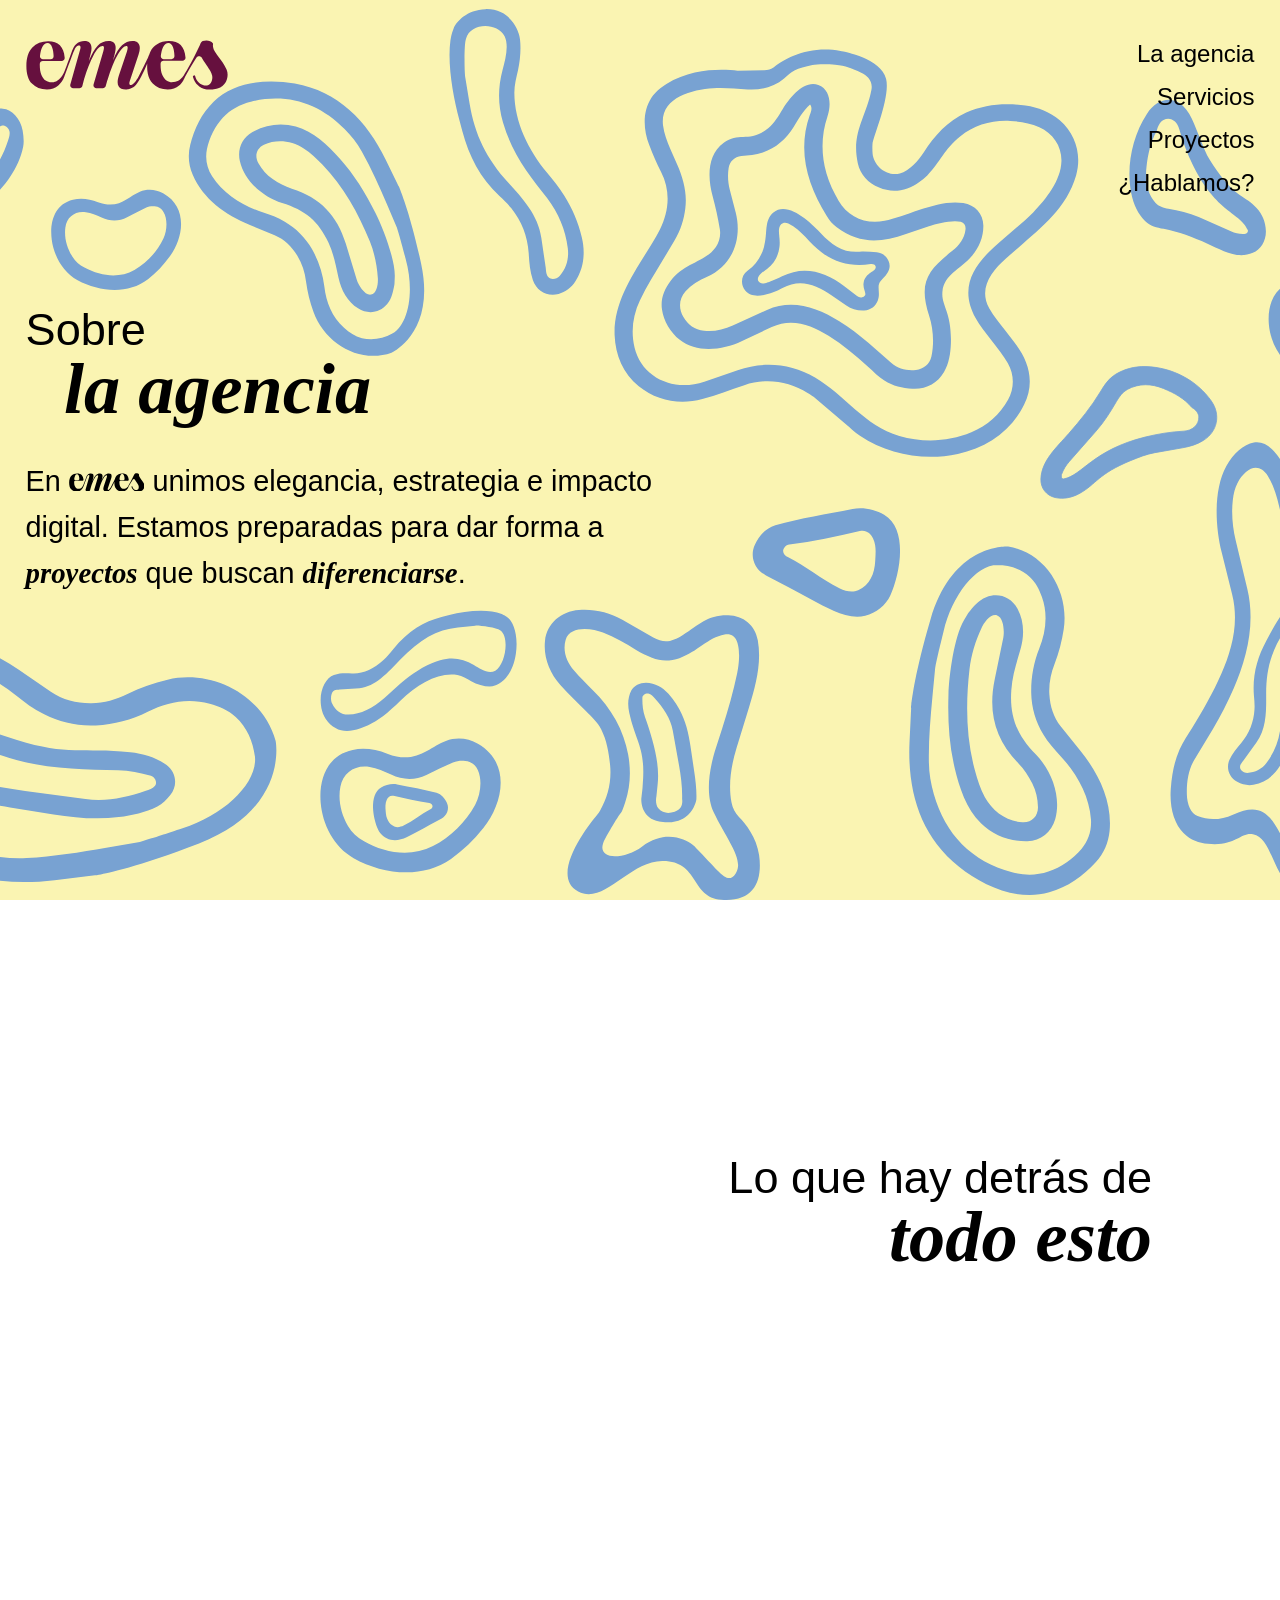
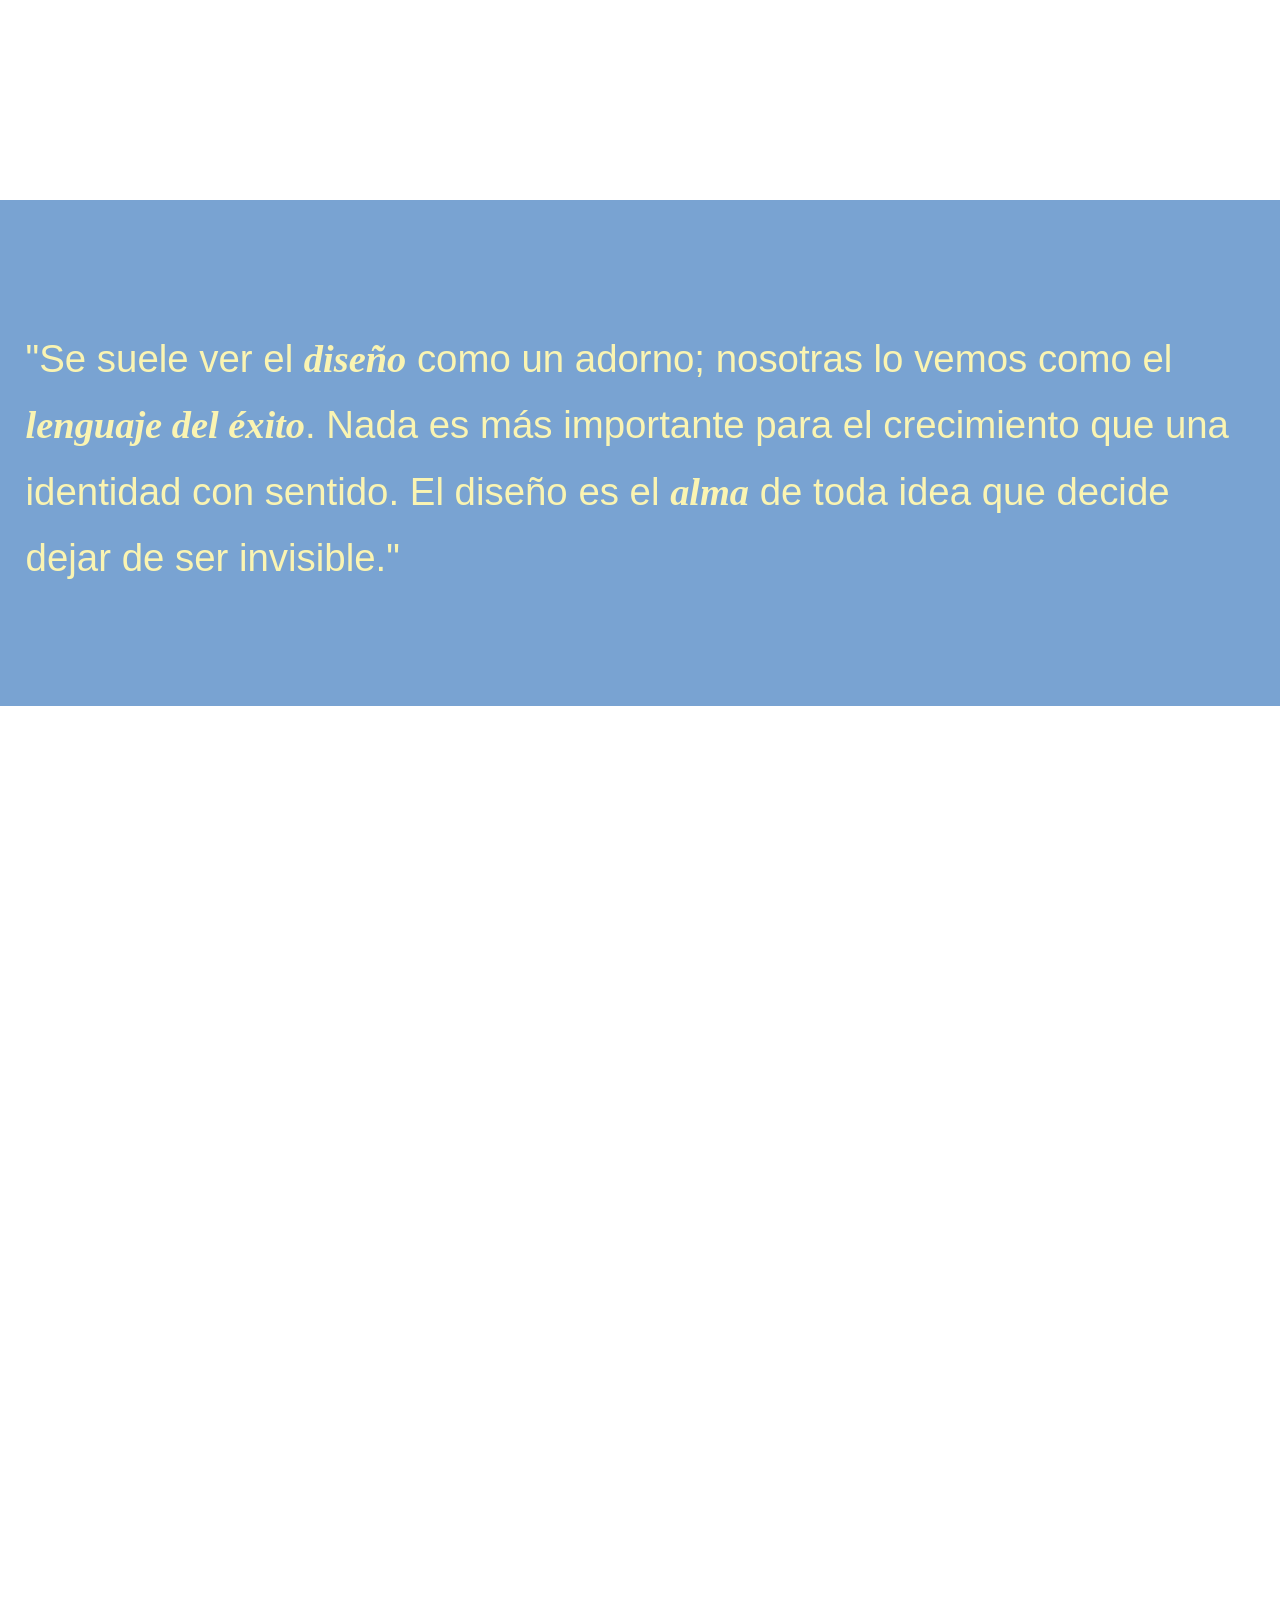
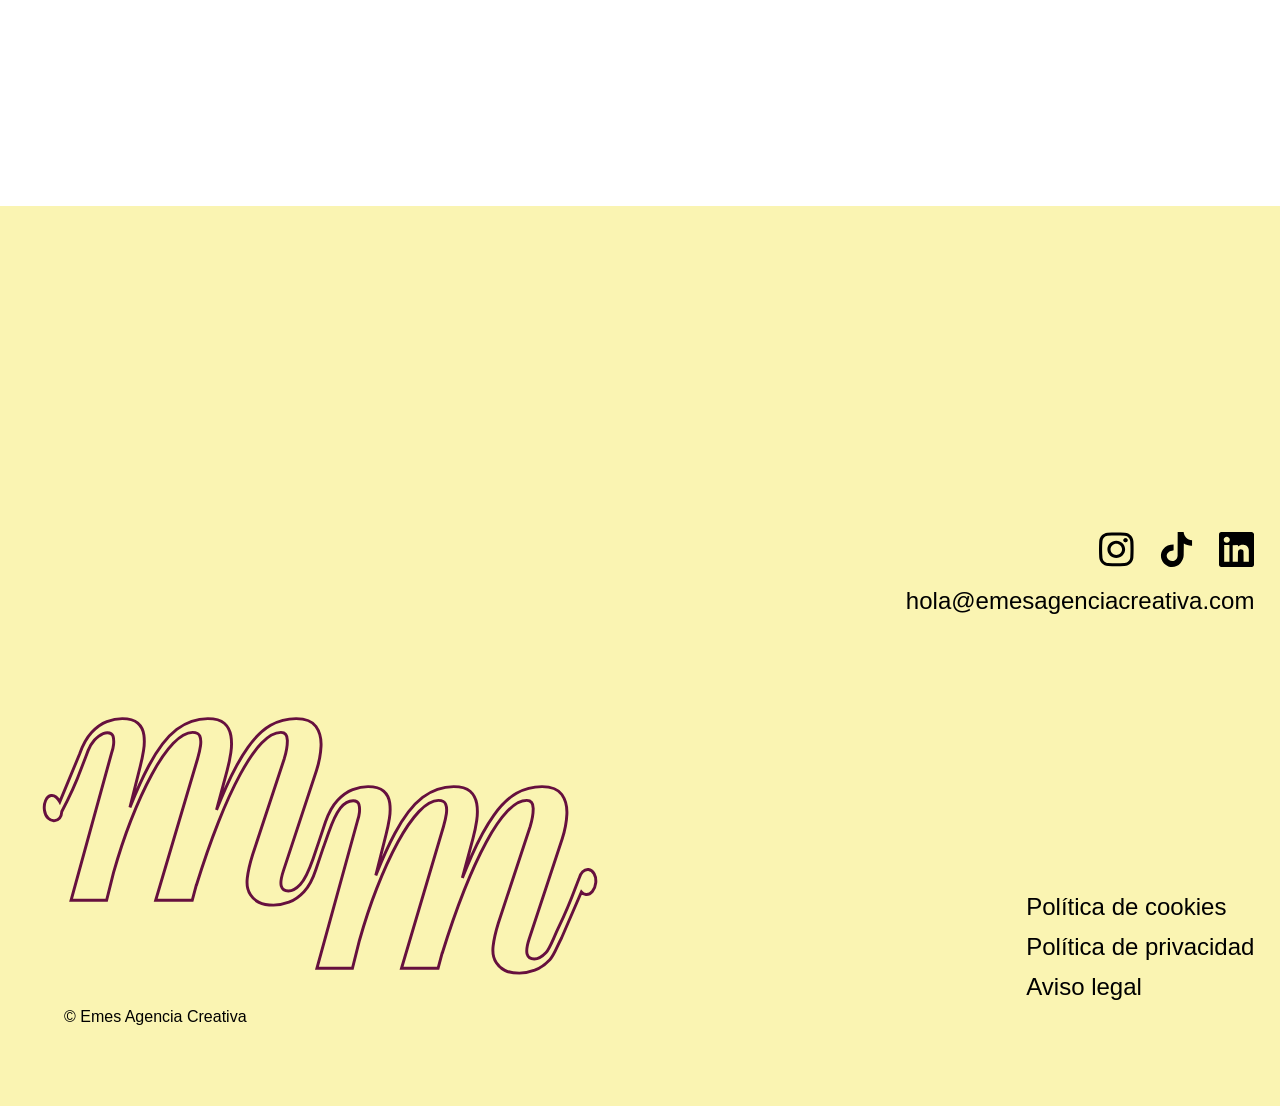
<file: la-agencia/index.html>
<!DOCTYPE html>
<html lang="en">
<head>
    <meta charset="UTF-8">
    <meta name="viewport" content="width=device-width, initial-scale=1.0">
    <title>La Agencia - Emes</title>
<link rel="stylesheet" href="../estilo.css">
<link rel="stylesheet" href="estilo-agencia.css">
</head>
<body>
<header class="header">
    <nav class="nav-container" id="main-nav">
        <h1 class="header__logo">
            <a href="../index.html" aria-label="Emes Agencia Creativa - inicio">
                <?xml version="1.0" encoding="UTF-8"?>
                <svg id="svg-emes" data-name="Capa 1" xmlns="http://www.w3.org/2000/svg" viewBox="0 0 265.86 65.79"
                    class="emes-logo-svg vertical-align">
                    <defs>
                        <style>
                            .logo-emes {
                                fill: #66103e;
                            }
                        </style>
                    </defs>
                    <path class="logo-emes"
                        d="M264.21,39.66v-.12c-1.44-3.66-4.04-8.09-7.8-13.31l-2.72-3.62c-3.07-4.04-5.23-7.33-6.48-9.89-.31-.64-.76-1.99-1.08-3.75-.47-2.64.33-3.66-.31-4.66-2.44-3.87-8.82-4.66-13.31-2.93-1.08.42-2.81,2.23-3.65,5.11-9.07,19.13-16.88,33.25-21.14,39.73-.57.88-4.19,6.26-9.12,8.18-3.12,1.22-6.31,1.16-6.31,1.16-2.65,0-5.12-.78-7.42-2.34-2.3-1.55-4.17-4.05-5.61-7.47-1.44-3.42-2.16-7.71-2.16-12.86,0-.56,0-1.08,0-1.58.02-2.17,1.78-3.91,3.95-3.91h24.89c2.31,0,4.13-1.98,3.94-4.29-1.15-14.44-8.42-21.65-21.8-21.65-6,0-11.17,1.35-15.52,4.02-2.99,1.84-4.83,3.84-5.28,4.34-3.45,3.78-4.09,6.99-6.69,13.21-.13.31-.27.63-.27.63-.21.44-.41.82-.57,1.12-1.55,3.23-3.14,6.47-4.76,9.72-2.65,5.35-5.31,10.6-7.99,15.76-.03.06-.06.12-.1.18-.56.94-5.39,8.9-8.7,8.9-1.01,0-1.55-.5-1.55-.5-.44-.41-.67-1.06-.67-1.96,0-.78.24-1.91.71-3.38l11.45-34.47c1.08-3.11,1.63-5.96,1.63-8.53,0-2.81-.78-5.03-2.34-6.66-1.55-1.63-3.97-2.46-7.24-2.46-5.23,0-9.84,1.87-13.85,5.61-4.01,3.74-7.97,10.24-11.86,19.52l2.1-7.47c.94-3.5,1.4-6.35,1.4-8.53,0-6.08-3.08-9.12-9.22-9.12-5.61,0-10.43,2.03-14.42,6.08-4.01,4.05-7.93,10.83-11.75,20.33l2.57-10.05c.71-2.65,1.06-4.98,1.06-7.02,0-2.81-.74-5.06-2.22-6.78-1.48-1.71-3.89-2.57-7.24-2.57-1.99,0-3.85.31-5.61.94-1.94.69-3.27,1.58-3.68,1.87-2.9,2.01-4.43,4.65-5.17,6.24-.51.98-.98,2.05-1.4,3.21l-3.15,8.88c-.6,1.59-2.21,5.92-4.39,11.75-2.46,6.56-3.72,9.89-5.74,12.84-.5.73-4.1,5.93-8.05,7.45-1.78.68-5.02,1.15-6.15,1.15h-.09c-2.65,0-5.12-.78-7.42-2.34-2.3-1.55-4.17-4.05-5.61-7.47-1.44-3.42-2.16-7.71-2.16-12.86,0-.56,0-1.08,0-1.58.02-2.17,1.78-3.91,3.95-3.91h24.89c2.31,0,4.13-1.98,3.94-4.29C49.77,8.82,42.51,1.61,29.13,1.61c-8.65,0-15.59,2.78-20.8,8.35C3.1,15.52.5,23.57.5,34.09s2.43,18.06,7.3,23.31c4.87,5.25,11.43,7.89,19.69,7.89,6,0,11-1.78,15.01-5.32,3.62-3.2,6.22-7.02,7.84-11.45.68-1.86,3.89-10.52,9.63-26l2.22-5.96c.57-1.32.95-2.22,1.52-3.55l.33-.73c.24-.55.31-.74.44-1.03,0,0,.26-.58.97-1.48.2-.25.36-.42.4-.47,1.66-1.83,2.95-2.16,3.8-2.16,1.4,0,2.1.82,2.1,2.46,0,.93-.2,2.06-.59,3.38l-12.84,45.45c-.71,2.52,1.18,5.03,3.8,5.03h8.19c1.8,0,3.38-1.22,3.83-2.96l2.28-8.83v.12c3.89-13.01,8.05-23.56,12.44-31.67,4.4-8.1,8.35-12.15,11.86-12.15,1.24,0,1.87.74,1.87,2.22,0,1.16-.31,2.77-.94,4.8l-12.77,43.42c-.74,2.53,1.15,5.07,3.79,5.07h8.43c1.77,0,3.33-1.18,3.8-2.89l2.24-7.99v.35c4.52-14.65,9.02-25.81,13.5-33.48,4.48-7.67,8.31-11.51,11.51-11.51,1.08,0,1.63.78,1.63,2.34,0,1.1-.31,2.65-.94,4.68l-10.52,31.55c-1.16,3.5-1.75,6.55-1.75,9.12,0,2.18.43,3.93,1.28,5.25,1.71,2.81,4.83,4.21,9.34,4.21.61,0,1.61,0,2.87-.21,0,0,2.89-.46,5.67-2,4.04-2.22,6.87-5.51,11.89-15.03,2.3-4.36,5.11-10.1,7.93-17.05-.04.68-.1,1.79-.1,3.18,0,4.59.01,15.44,7.3,23.31,4.87,5.25,11.43,7.89,19.69,7.89,6,0,11-1.78,15.01-5.32.89-.78,3.24-2.86,5.37-6.32,1.18-1.89,1.8-3.44,1.96-3.79,1.23-2.88,5.4-10.26,15.61-26.62,1.61-2.58,5.4-2.52,6.91.12,1.35,2.37,3.38,5.57,6.11,9.59,2.31,3.37,4.02,5.97,5.13,7.83,1.11,1.84,1.89,3.83,2.36,5.93.47,2.12.37,4.32-.31,6.64-.51,1.76-1.48,4.49-4.39,5.92-2.72,1.32-5.58.71-6.57.44-3.65-.97-5.91-3.18-6.98-4.34-2.45-2.65-3.51-5.57-3.98-7.57-.19-.8-.99-1.29-1.79-1.14-.01,0-.02,0-.03,0-.85.17-1.41,1-1.21,1.84.26,1.11.65,2.35,1.21,3.66,1.2,2.84,2.77,4.9,3.97,6.26.77.8,2.55,2.52,4.76,3.89,1.23.76,2.38,1.28,2.69,1.42,1.11.48,1.78.71,2.65.91,2.85.72,8.58,1.14,14.12,0,1.89-.39,5.5-.93,9.45-3.99,2.86-2.21,4.82-5.13,5.88-8.78,1.31-4.47,1.23-8.52-.22-12.16ZM177.42,20.76c.6-5.04,1.62-8.93,3.05-11.65h-.01c1.83-3.46,4.14-5.2,6.95-5.2s4.77,2.01,6.14,6.02c1.04,3.07,1.64,6.77,1.79,11.1.08,2.26-1.69,4.15-3.95,4.15h-10.05c-2.36,0-4.21-2.07-3.93-4.42ZM18.39,20.89c.6-5.04,1.62-8.93,3.05-11.65h-.01c1.83-3.46,4.14-5.2,6.95-5.2s4.77,2.01,6.14,6.02c1.04,3.07,1.64,6.77,1.79,11.1.08,2.26-1.69,4.15-3.95,4.15h-10.05c-2.36,0-4.21-2.07-3.93-4.42Z" />
                </svg>
                <span class="visually-hidden">Emes Agencia Creativa</span>
            </a>
        </h1>

        <input type="checkbox" id="menu-toggle" class="menu-checkbox">

        <label for="menu-toggle" class="nav__burguer" aria-label="Abrir menú">
            <span></span>
            <span></span>
            <span></span>
        </label>

        <div class="header__menu">
            <ul class="header__menu_list">
                <li><a href="../la-agencia/index.html">La agencia</a></li>
                <li><a href="../servicios/index.html">Servicios</a></li>
                <li><a href="../proyectos/index.html">Proyectos</a></li>
                <li><a href="../contacto/index.html">¿Hablamos?</a></li>
            </ul>
        </div>

        <!-- OVERLAY MENÚ HAMBURGUESA -->
        <div class="menu__overlay">

            <div class="menu__overlay_header">
                <?xml version="1.0" encoding="UTF-8"?>
                <svg id="svg-emes-contorno" data-name="Capa 1" xmlns="http://www.w3.org/2000/svg"
                    viewBox="-3 -3 271.86 71.79" class="emes-logo-svg">
                    <defs>
                        <style>
                            .cls-1 {
                                fill: none;
                                stroke: #66103e;
                                stroke-miterlimit: 10;
                            }
                        </style>
                    </defs>
                    <path class="cls-1"
                        d="M264.21,39.66v-.12c-1.44-3.66-4.04-8.09-7.8-13.31l-2.72-3.62c-3.07-4.04-5.23-7.33-6.48-9.89-.31-.64-.76-1.99-1.08-3.75-.47-2.64.33-3.66-.31-4.66-2.44-3.87-8.82-4.66-13.31-2.93-1.08.42-2.81,2.23-3.65,5.11-9.07,19.13-16.88,33.25-21.14,39.73-.57.88-4.19,6.26-9.12,8.18-3.12,1.22-6.31,1.16-6.31,1.16-2.65,0-5.12-.78-7.42-2.34-2.3-1.55-4.17-4.05-5.61-7.47-1.44-3.42-2.16-7.71-2.16-12.86,0-.56,0-1.08,0-1.58.02-2.17,1.78-3.91,3.95-3.91h24.89c2.31,0,4.13-1.98,3.94-4.29-1.15-14.44-8.42-21.65-21.8-21.65-6,0-11.17,1.35-15.52,4.02-2.99,1.84-4.83,3.84-5.28,4.34-3.45,3.78-4.09,6.99-6.69,13.21-.13.31-.27.63-.27.63-.21.44-.41.82-.57,1.12-1.55,3.23-3.14,6.47-4.76,9.72-2.65,5.35-5.31,10.6-7.99,15.76-.03.06-.06.12-.1.18-.56.94-5.39,8.9-8.7,8.9-1.01,0-1.55-.5-1.55-.5-.44-.41-.67-1.06-.67-1.96,0-.78.24-1.91.71-3.38l11.45-34.47c1.08-3.11,1.63-5.96,1.63-8.53,0-2.81-.78-5.03-2.34-6.66-1.55-1.63-3.97-2.46-7.24-2.46-5.23,0-9.84,1.87-13.85,5.61-4.01,3.74-7.97,10.24-11.86,19.52l2.1-7.47c.94-3.5,1.4-6.35,1.4-8.53,0-6.08-3.08-9.12-9.22-9.12-5.61,0-10.43,2.03-14.42,6.08-4.01,4.05-7.93,10.83-11.75,20.33l2.57-10.05c.71-2.65,1.06-4.98,1.06-7.02,0-2.81-.74-5.06-2.22-6.78-1.48-1.71-3.89-2.57-7.24-2.57-1.99,0-3.85.31-5.61.94-1.94.69-3.27,1.58-3.68,1.87-2.9,2.01-4.43,4.65-5.17,6.24-.51.98-.98,2.05-1.4,3.21l-3.15,8.88c-.6,1.59-2.21,5.92-4.39,11.75-2.46,6.56-3.72,9.89-5.74,12.84-.5.73-4.1,5.93-8.05,7.45-1.78.68-5.02,1.15-6.15,1.15h-.09c-2.65,0-5.12-.78-7.42-2.34-2.3-1.55-4.17-4.05-5.61-7.47-1.44-3.42-2.16-7.71-2.16-12.86,0-.56,0-1.08,0-1.58.02-2.17,1.78-3.91,3.95-3.91h24.89c2.31,0,4.13-1.98,3.94-4.29C49.77,8.82,42.51,1.61,29.13,1.61c-8.65,0-15.59,2.78-20.8,8.35C3.1,15.52.5,23.57.5,34.09s2.43,18.06,7.3,23.31c4.87,5.25,11.43,7.89,19.69,7.89,6,0,11-1.78,15.01-5.32,3.62-3.2,6.22-7.02,7.84-11.45.68-1.86,3.89-10.52,9.63-26l2.22-5.96c.57-1.32.95-2.22,1.52-3.55l.33-.73c.24-.55.31-.74.44-1.03,0,0,.26-.58.97-1.48.2-.25.36-.42.4-.47,1.66-1.83,2.95-2.16,3.8-2.16,1.4,0,2.1.82,2.1,2.46,0,.93-.2,2.06-.59,3.38l-12.84,45.45c-.71,2.52,1.18,5.03,3.8,5.03h8.19c1.8,0,3.38-1.22,3.83-2.96l2.28-8.83v.12c3.89-13.01,8.05-23.56,12.44-31.67,4.4-8.1,8.35-12.15,11.86-12.15,1.24,0,1.87.74,1.87,2.22,0,1.16-.31,2.77-.94,4.8l-12.77,43.42c-.74,2.53,1.15,5.07,3.79,5.07h8.43c1.77,0,3.33-1.18,3.8-2.89l2.24-7.99v.35c4.52-14.65,9.02-25.81,13.5-33.48,4.48-7.67,8.31-11.51,11.51-11.51,1.08,0,1.63.78,1.63,2.34,0,1.1-.31,2.65-.94,4.68l-10.52,31.55c-1.16,3.5-1.75,6.55-1.75,9.12,0,2.18.43,3.93,1.28,5.25,1.71,2.81,4.83,4.21,9.34,4.21.61,0,1.61,0,2.87-.21,0,0,2.89-.46,5.67-2,4.04-2.22,6.87-5.51,11.89-15.03,2.3-4.36,5.11-10.1,7.93-17.05-.04.68-.1,1.79-.1,3.18,0,4.59.01,15.44,7.3,23.31,4.87,5.25,11.43,7.89,19.69,7.89,6,0,11-1.78,15.01-5.32.89-.78,3.24-2.86,5.37-6.32,1.18-1.89,1.8-3.44,1.96-3.79,1.23-2.88,5.4-10.26,15.61-26.62,1.61-2.58,5.4-2.52,6.91.12,1.35,2.37,3.38,5.57,6.11,9.59,2.31,3.37,4.02,5.97,5.13,7.83,1.11,1.84,1.89,3.83,2.36,5.93.47,2.12.37,4.32-.31,6.64-.51,1.76-1.48,4.49-4.39,5.92-2.72,1.32-5.58.71-6.57.44-3.65-.97-5.91-3.18-6.98-4.34-2.45-2.65-3.51-5.57-3.98-7.57-.19-.8-.99-1.29-1.79-1.14-.01,0-.02,0-.03,0-.85.17-1.41,1-1.21,1.84.26,1.11.65,2.35,1.21,3.66,1.2,2.84,2.77,4.9,3.97,6.26.77.8,2.55,2.52,4.76,3.89,1.23.76,2.38,1.28,2.69,1.42,1.11.48,1.78.71,2.65.91,2.85.72,8.58,1.14,14.12,0,1.89-.39,5.5-.93,9.45-3.99,2.86-2.21,4.82-5.13,5.88-8.78,1.31-4.47,1.23-8.52-.22-12.16ZM177.42,20.76c.6-5.04,1.62-8.93,3.05-11.65h-.01c1.83-3.46,4.14-5.2,6.95-5.2s4.77,2.01,6.14,6.02c1.04,3.07,1.64,6.77,1.79,11.1.08,2.26-1.69,4.15-3.95,4.15h-10.05c-2.36,0-4.21-2.07-3.93-4.42ZM18.39,20.89c.6-5.04,1.62-8.93,3.05-11.65h-.01c1.83-3.46,4.14-5.2,6.95-5.2s4.77,2.01,6.14,6.02c1.04,3.07,1.64,6.77,1.79,11.1.08,2.26-1.69,4.15-3.95,4.15h-10.05c-2.36,0-4.21-2.07-3.93-4.42Z" />
                </svg>
            </div>

            <nav class="menu__overlay_nav">
                <ul class="menu__overlay_nav_list">
                    <li><a href="../la-agencia/index.html">La agencia</a></li>
                    <li><a href="../servicios/index.html">Servicios</a></li>
                    <li><a href="../proyectos/index.html">Proyectos</a></li>
                    <li><a href="../contacto/index.html">¿Hablamos?</a></li>
                </ul>
            </nav>

            <div class="menu__overlay_footer">
                <?xml version="1.0" encoding="UTF-8"?>
                <svg id="svg-mm-contorno" data-name="Capa 1" xmlns="http://www.w3.org/2000/svg"
                    viewBox="0 0 200.99 90.3" class="logo-mm-contorno__footer">
                    <defs>
                        <style>
                            .cls-1 {
                                fill: none;
                                stroke: #66103e;
                                stroke-miterlimit: 10;
                            }
                        </style>
                    </defs>
                    <path class="cls-1"
                        d="M192.12,53.21c-1.42-.15-2.76,1.22-3.22,3.16-1.03,2.36-2.73,7.93-6.84,16.38-2.03,4.17-3.01,7.31-4.39,8.79-1.39,1.48-2.73,2.23-4.04,2.23s-2.12-.55-2.43-1.64c-.31-1.09-.08-2.81.69-5.16l11.32-34.35c.92-2.89,1.44-5.67,1.56-8.32.12-2.66-.46-4.88-1.73-6.68-1.27-1.8-3.52-2.7-6.76-2.7s-6.07.76-8.72,2.29c-2.66,1.52-5.24,4.03-7.74,7.5-2.5,3.48-5.03,8.09-7.57,13.83-1.02,2.31-2.08,4.84-3.16,7.58l3.63-13.5c.54-2.03.96-4.08,1.27-6.15.31-2.07.31-3.99,0-5.74-.31-1.76-1.06-3.16-2.25-4.22-1.2-1.06-3.06-1.58-5.6-1.58-3.85,0-7.39,1.23-10.63,3.69-3.24,2.46-6.4,6.56-9.48,12.31-2.08,3.87-4.24,8.66-6.49,14.32l3.49-13.91c.46-1.8.85-3.63,1.15-5.51.31-1.88.35-3.65.12-5.33-.23-1.68-.92-3.03-2.08-4.05-1.15-1.01-2.93-1.52-5.31-1.52-1.69,0-3.45.35-5.26,1.05-1.81.7-3.52,1.92-5.14,3.63-1.62,1.72-3,4.18-4.16,7.38l-2.58,7.74h-.01l-1.62,4.81c-1.54,4.38-3.01,7.31-4.39,8.79-1.39,1.48-2.73,2.23-4.04,2.23s-2.12-.55-2.43-1.64c-.31-1.09-.08-2.81.69-5.16l11.32-34.35c.92-2.89,1.44-5.67,1.56-8.32.12-2.66-.46-4.88-1.73-6.68-1.27-1.8-3.52-2.7-6.76-2.7s-6.07.76-8.72,2.29c-2.66,1.52-5.24,4.03-7.74,7.5-2.5,3.48-5.03,8.09-7.57,13.83-1.02,2.31-2.08,4.84-3.16,7.58l3.63-13.5c.54-2.03.96-4.08,1.27-6.15.31-2.07.31-3.99,0-5.74-.31-1.76-1.06-3.16-2.25-4.22-1.2-1.06-3.06-1.58-5.6-1.58-3.85,0-7.39,1.23-10.63,3.69-3.24,2.46-6.4,6.56-9.48,12.31-2.08,3.87-4.24,8.66-6.49,14.32l3.49-13.91c.46-1.8.85-3.63,1.15-5.51.31-1.88.35-3.65.12-5.33-.23-1.68-.92-3.03-2.08-4.05-1.15-1.01-2.93-1.52-5.31-1.52-1.69,0-3.45.35-5.26,1.05-1.81.7-3.52,1.92-5.14,3.63-1.62,1.72-3,4.18-4.16,7.38l-6.76,16.34c-.69-1.26-1.85-2.3-2.96-2.14-1.63.23-2.61,2.62-2.28,5,.33,2.38,1.92,3.79,3.55,3.55,1.32-.19,2.25-1.3,2.38-3.11,4.91-9.22,6.19-13.57,7.1-15.9.84-2.15,1.16-2.99,1.9-4.96.3-.8.98-2.17,2.15-3.53,0,0,2.2-2.52,4.39-2.52,1.08,0,1.73.41,1.96,1.23.23.82.29,1.76.17,2.81-.12,1.06-.33,1.98-.64,2.76l-13.87,50.41h12.13l2.36-9.4c1.79-6.35,3.75-12.29,5.9-17.79,2.35-6.02,4.76-11.29,7.22-15.82,2.46-4.53,4.89-8.05,7.28-10.55,2.39-2.5,4.58-3.75,6.59-3.75,1.31,0,2.14.43,2.48,1.29.35.86.42,1.95.23,3.28-.19,1.33-.52,2.77-.98,4.34l-14.33,48.41h12.48l1.43-5.32-.04.28c2.46-7.97,4.97-15.16,7.51-21.57,2.54-6.41,5.06-11.92,7.57-16.53,2.5-4.61,4.91-8.13,7.22-10.55,2.31-2.42,4.51-3.63,6.59-3.63,1.46,0,2.2.92,2.2,2.75s-.35,3.89-1.04,6.15l-10.86,32.94c-.92,2.97-1.52,5.61-1.79,7.91-.27,2.31.1,4.2,1.1,5.69.69,1.1,1.66,1.95,2.89,2.58,1.23.62,2.89.94,4.97.94,1.69,0,3.45-.33,5.26-1s3.52-1.85,5.14-3.58c1.62-1.72,2.96-4.22,4.04-7.5l2.57-7.62h.02l1.73-4.92c1.39-3.99,2.73-6.82,4.04-8.5,1.31-1.68,2.77-2.52,4.39-2.52,1.08,0,1.73.41,1.96,1.23.23.82.29,1.76.17,2.81-.12,1.06-.33,1.98-.64,2.76l-13.87,50.41h12.13l2.36-9.4c1.79-6.35,3.75-12.29,5.9-17.79,2.35-6.02,4.76-11.29,7.22-15.82,2.46-4.53,4.89-8.05,7.28-10.55,2.39-2.5,4.58-3.75,6.59-3.75,1.31,0,2.14.43,2.48,1.29.35.86.42,1.95.23,3.28-.19,1.33-.52,2.77-.98,4.34l-14.33,48.41h12.48l1.43-5.32-.04.28c2.46-7.97,4.97-15.16,7.51-21.57,2.54-6.41,5.06-11.92,7.57-16.53,2.5-4.61,4.91-8.13,7.22-10.55,2.31-2.42,4.51-3.63,6.59-3.63,1.46,0,2.2.92,2.2,2.75s-.35,3.89-1.04,6.15l-10.86,32.94c-.92,2.97-1.52,5.61-1.79,7.91-.27,2.31.1,4.2,1.1,5.69.69,1.1,1.66,1.95,2.89,2.58,1.23.62,2.89.94,4.97.94,1.69,0,3.45-.33,5.26-1s3.52-1.85,5.14-3.58c1.62-1.72,2.35-4.35,4.04-7.5l6.74-15.61c.42.49.94.81,1.53.87,1.62.17,3.12-1.61,3.36-3.98.24-2.36-.88-4.41-2.5-4.58Z" />
                </svg>

                <div class="footer__items">
                    <div class="footer__social-icons">
                        <a href="#" aria-label="Instagram">
                            <svg width="44" height="43" viewBox="0 0 44 43" fill="none"
                                xmlns="http://www.w3.org/2000/svg">
                                <path
                                    d="M31.9839 42.2702C24.9396 42.6569 18.2015 42.6569 11.4635 42.2702C5.20669 41.8835 0.612551 37.4577 0.262522 31.3562C-0.0875074 24.6961 -0.0875074 18.1649 0.262522 11.4618C0.525044 5.66109 4.8129 0.891594 10.6759 0.418942C18.0703 -0.139647 25.1584 -0.139647 32.5527 0.418942C38.6345 0.848626 43.0536 5.70406 43.3162 11.6767C43.5787 18.3368 43.5787 24.6961 43.2286 31.3562C42.9224 37.3288 38.4157 42.0124 32.0277 42.3131L31.9839 42.2702ZM32.1152 38.403C36.4906 38.1452 39.1158 34.7507 39.3345 30.8406C39.6846 24.3953 39.6846 18.1219 39.3345 11.6337C39.1158 7.80951 36.5343 4.58688 32.509 4.24313C25.1584 3.64157 17.9828 3.5986 10.6759 4.2861C7.26311 4.62985 4.68165 7.29389 4.37537 10.6884C3.71906 17.7352 3.76282 24.6961 4.37537 31.7429C4.68165 35.4382 7.6569 38.1452 11.4197 38.403C18.289 38.8327 25.0709 38.8757 32.1589 38.403H32.1152Z"
                                    fill="black" />
                                <path
                                    d="M35.9217 9.91453C35.9217 8.49657 34.7404 7.37939 33.3403 7.37939C31.9401 7.37939 30.7588 8.49657 30.7588 9.91453C30.7588 11.3325 31.9401 12.4497 33.3403 12.4497C34.7404 12.4497 35.9217 11.3325 35.9217 9.91453Z"
                                    fill="black" />
                                <path
                                    d="M32.8593 21.3017C32.8593 27.3172 27.8714 32.2156 21.7021 32.2156C15.5328 32.2156 10.5449 27.3172 10.5449 21.3017C10.5449 15.2861 15.5328 10.3877 21.7021 10.3877C27.8714 10.3877 32.8593 15.2861 32.8593 21.3017ZM28.9652 21.2587C28.9652 17.3486 25.7275 14.1689 21.7459 14.1689C17.7643 14.1689 14.5265 17.3486 14.5265 21.2587C14.5265 25.1688 17.7643 28.3485 21.7459 28.3485C25.7275 28.3485 28.9652 25.1688 28.9652 21.2587Z"
                                    fill="black" />
                                <path
                                    d="M33.3403 12.4497C34.766 12.4497 35.9217 11.3146 35.9217 9.91453C35.9217 8.51441 34.766 7.37939 33.3403 7.37939C31.9146 7.37939 30.7588 8.51441 30.7588 9.91453C30.7588 11.3146 31.9146 12.4497 33.3403 12.4497Z"
                                    fill="black" />
                            </svg>
                        </a>

                        <a href="#" aria-label="TikTok">
                            <svg width="40" height="45" viewBox="0 0 40 45" fill="none"
                                xmlns="http://www.w3.org/2000/svg">
                                <path
                                    d="M9.56337 44.2223C5.0396 42.7078 2.05306 38.9866 0.867215 35.4817C-0.757829 30.7219 -0.0990411 25.8757 2.84361 22.1111C6.04977 18.0005 10.9688 16.2264 16.2832 16.1831V23.5823C13.7797 24.2747 11.2763 24.7074 9.47555 26.2218C6.22546 28.9911 7.05993 33.7941 10.3539 36.0442C12.5499 37.5154 15.1852 37.9481 17.6447 36.7365C19.4893 35.8278 21.4218 33.1451 21.4218 30.4623L21.5096 0H29.1518C29.8984 5.92804 33.7633 10.3416 40 10.4714V17.7408C36.135 18.0437 33.0167 16.7456 29.4153 14.885L29.2396 29.7267C29.2396 33.5778 27.5267 37.2558 25.0233 40.0683C21.2022 44.3521 15.273 46.1262 9.56337 44.2656V44.2223Z"
                                    fill="black" />
                            </svg>
                        </a>

                        <a href="#" aria-label="LinkedIn">
                            <svg width="43" height="43" viewBox="0 0 43 43" fill="none"
                                xmlns="http://www.w3.org/2000/svg">
                                <path
                                    d="M40.223 42.9566H2.73362C1.30174 42.9566 0 41.5247 0 40.1362V3.25429C0 1.34511 1.04141 0.347124 2.95059 0H39.8759C41.3945 0 43 1.30172 43 2.82038V40.1362C43 41.3946 41.8719 43 40.2664 43L40.223 42.9566ZM13.2775 9.5893C13.2775 7.54995 11.5853 5.85772 9.54596 5.85772C7.50661 5.85772 5.81438 7.50656 5.81438 9.5893C5.81438 11.672 7.50661 13.3209 9.54596 13.3209C11.5853 13.3209 13.2775 11.672 13.2775 9.5893ZM23.3007 24.776C23.3007 22.6932 25.0363 21.4349 26.5984 21.3047C28.0737 21.218 30.113 22.2593 30.113 24.0817L30.1998 36.6216H36.665L36.6216 22.6499C36.6216 18.7447 33.888 15.9243 30.0696 15.5772C27.553 15.3602 25.3401 16.1847 23.6044 17.8769L22.9536 16.0545L16.8355 16.1413V36.665H23.1706L23.3007 24.776ZM12.8002 16.0545H6.37841V36.665H12.8002V16.0545Z"
                                    fill="black" />
                            </svg>
                        </a>
                    </div>

                    <p class="footer__copyright">© Emes Agencia Creativa</p>
                </div>
            </div>

        </div>

    </nav>
</header>

<main>
<!-- SECCIÓN SOBRE LA AGENCIA -->
<section class="seccion-sobre">
    <!-- SVG móvil -->

<svg class="sobre__svg mobile"  xmlns="http://www.w3.org/2000/svg" version="1.1" viewBox="0 0 1080 1920" preserveAspectRatio="xMidYMid slice">
    <defs>
        <style>
            .st0 {
                fill: none;
            }

            .st1,
            .st2 {
                fill: #78a2d2;
            }

            .st2 {
                stroke: #78a2d2;
                stroke-miterlimit: 10;
            }
        </style>
    </defs>
    <path class="st1"
        d="M1003.94,454.33l.39,9.16c.85,20.34-14.16,60.11-24.11,79.77-12.29,24.28-26.17,47.14-44.38,67.35-14.87,16.5-32.55,33.45-54.54,39.66-18.3,5.17-37.76,2.53-54.26-6.9-12.78-7.3-18.53-21.57-15.27-35.84,5.62-24.55,28.41-44.85,52.53-52.23,28.25-8.64,45.42-22.44,57.72-49.47,6.4-14.08,9.18-28.34,12.37-43.38,3.28-15.49,11.27-29.67,24.26-38.08,12.47-8.07,27.15-5.62,36.29,5.34,6.08,7.28,7.25,15.84,8.99,24.63h0ZM957.11,459.97l-13.7,44.88c-10.68,34.99-31.92,57.26-67,68.14-8.58,2.66-16.56,7.18-23.85,12.09-7.58,5.11-13.2,11.93-17.69,19.55-5.05,8.57-2.55,18.5,6.82,22.93,15.89,7.53,34.57,5.04,49.47-4.4,8.9-5.64,15.88-12.5,23.13-20.01,26.24-27.15,44.7-60.33,58.87-95.23,5.99-14.76,9.16-30.26,10.13-46.19.41-6.64-1.15-19.03-8.5-20.3-7.48-1.29-15.64,11.81-17.69,18.55h.02Z" />
    <path class="st1"
        d="M224.33,312.2c16.05-11.83,15.72-33.75,35.61-49.32,8.68-6.79,18.72-11.13,29.87-9.6,12.65,1.73,24.71,8.88,32.8,18.98,14.91,18.6,11.28,46.89,2.15,67.03l-14.88,32.84c-9.85,21.75-1.84,43.03,9.82,61.51,9.86,15.62,21.28,29.21,33.59,42.83,5.19,5.73,10.53,10.76,14.64,17.27,5.94,9.41,8.37,19.25,9.1,30.32.96,14.45-5.11,27.16-17.46,34.42-9.28,5.45-19.59,7.27-30.41,7.75-34.09,1.5-40.06-10.22-55.13-8.64-18.35,1.92-23.35,19.28-37.48,31.97-9.3,8.34-20.41,13.22-32.76,13.07-12.5-.15-21.85-8.77-24.08-21.63-4.6-26.64,13.1-60.29,18.16-85.44,4.11-20.39-4.47-39.71-21.87-49.68-9.45-5.42-18.75-9.9-29.38-12.91-20.1-5.69-41.04-5.31-60.74,1.79-11.73,4.23-28.53,3.71-33.34-9.67-5.66-15.75,13.42-31.04,25.27-38.79,7.27-4.75,14.61-8.85,20.04-15.69,16.23-20.51,3.35-31.6,15.32-48.63,12.97-18.46,37.55-17.84,56.87-12.61,11.64,3.15,23.09,5.46,35.09,7.48,6.33,1.06,13.76-.63,19.2-4.64v-.02h0ZM186.91,334.09l-23.42-5.97c-7.77-1.98-15.43-2.41-23.32-1.11-6.78,1.12-12.02,6.42-12.71,13.87-.73,7.84-.99,15.52-3.52,23.36-4.59,14.25-14.21,25.49-26.58,33.53-8.44,5.49-16.94,10.24-23.99,18.19,3.71,2.79,7.31.99,10.89-.33,38.48-14.23,74.19-3.3,107.93,17.3,4.8,2.93,8.77,6.15,12.17,10.7,18.15,24.27,16.93,47.37,7.86,75.04l-8.17,24.93c-2.88,8.78-6.7,25.73-4.41,34.48,1.11,4.26,4.48,5.67,8.47,5.13,9.18-1.25,16.68-6.83,22.45-14.43,21.07-27.72,33.63-36.98,68.98-25.86,14.03,4.41,29.14,5.31,43.42,2.07,8.25-1.87,13.37-8.68,14.09-16.9.85-9.81-1.13-19.19-7.59-26.54l-21.85-24.86c-8.85-10.07-16.44-20.3-23.57-31.71-14.6-23.4-24.38-50.56-12.45-77.85l16.29-37.25c4.35-9.94,6.6-20.53,5.32-31.23-1.21-10.16-6.75-17.37-14.96-22.18-9.04-5.3-19.35-4.88-27.24,2.6-6.75,6.39-11.34,14.27-14.98,23-11.93,28.59-40.79,39.24-69.12,32.02v-.02.02Z" />
    <path class="st1"
        d="M969.13,942.5c-21.51-50.99-37.6-53.95-65.42-93.04-7.72-10.84-13.22-23.24-14.09-37.81-.79-13.29,7.98-25.96,20.45-28.66,5.64-1.21,12.07-2.05,17.31-.54,12.78,3.67,23.27,10.47,33.48,18.84,16.6,13.62,29.32,30.98,41.11,49.92l23.45,37.67c10.25,16.46,19.83,32.74,26.99,51.47,6.58,17.21,7.67,35.94.94,55.79-5.93,17.48-22.17,30.36-37.77,27.73-7.3-1.23-13.11-6.04-17.13-12.13l-10.77-16.38c-4.75-18.71-11.35-35.73-18.57-52.86h.02ZM991.14,940.01l14.94,40.45c2.98,8.06,6.86,15.61,13.26,20.26,3.32,2.42,7.97.21,11.31-2.31,3.2-2.42,4.65-6.3,5.94-10.77,3.97-13.65,2.34-26.91-2.57-38.71-8.52-20.46-19.26-38.69-31.18-56.73l-33.63-50.91c-11.47-17.36-28-28.67-46.18-36.79-2.93-1.3-6.34-2.92-9.68-2.35-4.6.78-6.92,7.81-5.22,11.63,4.76,10.72,9.89,20.52,17.42,28.96,24.57,27.47,51.99,60.44,65.58,97.26h.02Z" />
    <path class="st1"
        d="M802.89,1738.2c-42.8-25.57-57.55-21.17-99.73-36.28-11.7-4.19-22.33-10.3-30.2-19.7-7.17-8.58-6.13-20.53,2.86-27.28,4.07-3.05,8.98-6.16,14.05-7.23,12.37-2.62,24.38-2.23,36.93-.68,20.41,2.52,39.44,9.09,58.48,17.08l37.87,15.89c16.55,6.94,32.46,14.03,47.56,23.72,13.88,8.9,23.97,21,28.14,36.94,3.67,14.04-3.45,29.1-17.64,33.53-6.64,2.07-13.81,1.16-20.12-1.32l-16.94-6.68c-13.11-10.63-26.91-19.4-41.28-27.99h.02ZM819.87,1727.8l32.19,21.13c6.42,4.21,13.33,7.72,20.9,8.29,3.93.3,6.69-3.02,8.22-6.03,1.46-2.89.75-6.06-.37-9.56-3.41-10.71-11.26-18.93-21.11-24.87-17.08-10.31-34.9-18.24-53.61-25.58l-52.78-20.71c-18-7.06-37.22-8.07-56.24-6.29-3.06.29-6.68.56-9.16,2.27-3.42,2.35-1.89,7.97,1.39,9.85,9.19,5.28,18.24,9.8,28.61,12.46,33.79,8.63,72.64,19.8,101.94,39.04h.02Z" />
    <path class="st1"
        d="M372.24,1570.26c-10.63-34.67,20.34-58.26,50.91-63.65,13.82-2.44,28.03-3.22,42.06-1.65,32.85,3.67,57.18,31.35,67.08,61.66,6.71,20.55-.2,43.71-12.81,60.16-13.54,17.66-34.86,30.1-56.41,17.7-9.61-5.53-16.58-14.4-21.48-24.44-12.71-26.07-33.3-21.34-48.98-27.6-10.01-4-17.28-12.04-20.39-22.17h.02ZM392.07,1565.99c2.83,3.08,5.73,5.18,9.58,6.5,8.76,3.02,17.51,5.34,26.45,7.85,11.55,3.24,19.86,11.38,24.23,22.44,2.69,6.8,5.66,13.22,9.99,18.83,8.37,10.84,22.04,12.71,33.09,4.3,10.35-7.88,17.14-19.9,20.05-32.74,1.67-7.35,1.01-14.04-1.34-20.92-2.21-6.48-4.54-12.22-8.11-18.23-8.19-13.74-20.53-24.49-36.56-28.53-18.47-4.65-38.12-3.34-56.01,3.03-15.71,5.59-32.64,25.26-21.38,37.48h.01Z" />
    <path class="st1"
        d="M672.22,89.79c22.18-40.99,71.7-33.88,104.2-10.73,14.68,10.46,28.21,22.77,39.43,37.04,26.26,33.4,22.82,80.63,3.97,117.03-12.78,24.66-40.22,39.21-66.66,42.48-28.38,3.51-58.99-4.79-67.06-35.72-3.6-13.79-1.74-28.16,3.04-41.71,12.42-35.14-10.47-49.74-18.87-69.73-5.36-12.77-4.54-26.68,1.94-38.66h.01ZM694,104.11c-.26,5.36.43,9.92,2.68,14.63,5.13,10.75,10.89,20.85,16.65,31.3,7.45,13.5,7.48,28.46,1.29,42.43-3.81,8.6-7,17.1-8.24,26.13-2.4,17.44,8.23,31.65,25.89,34.19,16.55,2.38,33.68-2.24,48.07-11.14,8.23-5.1,13.77-11.73,17.96-20.09,3.94-7.87,7.11-15.17,9.38-23.86,5.2-19.89,3.92-40.88-6.82-59.19-12.39-21.12-31.3-37.92-53.26-48.58-19.28-9.35-52.55-7.13-53.61,14.19h0Z" />
    <path class="st1"
        d="M466.09,1779.67c45.94,20.47,58.01,12.19,83.27,19.88,12.01,3.66,22.34,10.55,28.49,21.28,6.36,11.11,3.83,24.31-5.93,32.77-20.09,17.42-48.4,15.02-74.59,16.29-25.13,1.21-49.48,3.19-74.08,8.75-10.88,2.46-21.64,4.73-32.75,1.83-14.74-3.85-27.4-11.9-37.73-23.56-24.15-27.29-34.46-65.63-26.39-101,5.42-23.75,26.61-36.33,49.09-30.61,10.31,2.62,19.07,7.61,27.71,14.04l31.68,23.55c9.79,7.28,20.1,11.83,31.22,16.79h.01ZM427.86,1788.19c-15.92-10.19-29.96-20.92-43.58-33.94-8.25-7.88-20.88-9.43-29.18-1.27-4.19,4.13-4.6,11.02-3.29,16.47-2.45,16.82,1.55,32.36,7.28,48.03,6.21,16.99,17.67,30.19,35.62,35.97,7.38,2.37,15.57,1.07,23.2-.79,16.89-4.1,33.09-7.53,50.6-8.31l57.15-2.54c7.72-.34,14.9-1.84,21.88-4.95,2.21-.99,5.19-4.59,2.48-6.56-21.51-15.65-58.12-1.09-122.16-42.1h0Z" />
    <path class="st2"
        d="M572.96,419.91c9.92-47.97-.45-57.75,1.62-83.38.99-12.19,5.4-23.45,14.33-31.53,9.26-8.37,22.35-8.69,32.42-1.17,20.76,15.49,24.36,42.94,31,67.6,6.38,23.66,13.32,46.42,23.72,68.68,4.6,9.84,9,19.61,8.54,30.78-.6,14.83-5.61,28.55-14.59,40.8-20.95,28.66-55.29,46.44-90.64,46.1-23.73-.22-40.11-17.78-39.34-40.36.36-10.35,3.28-19.73,7.6-29.3l15.83-35.05c4.89-10.83,7.09-21.58,9.49-33.21h.02s0,.03,0,.03ZM589,454.52c-6.39,17.28-13.69,32.87-23.25,48.53-5.79,9.48-4.65,21.84,4.85,28.04,4.81,3.14,11.44,2.08,16.36-.3,16.52-1.16,30.48-8.2,44.2-16.91,14.88-9.45,25.05-23.1,26.82-41.39.72-7.52-2.22-15.03-5.56-21.91-7.4-15.22-14.05-29.94-18.43-46.43l-14.3-53.86c-1.93-7.28-4.85-13.8-9.26-19.81-1.41-1.9-5.45-3.99-6.76-1.01-10.44,23.73,11.04,55.54-14.67,125v.02s0,.01,0,.01Z" />
    <path class="st2"
        d="M147.54,1369.09c41.2-2.18,46.94-12.72,68.27-16.52,10.14-1.8,20.26-.62,28.76,4.93,8.8,5.75,11.86,16.34,7.89,26.16-8.18,20.23-29.77,29.03-48.44,39.72-17.91,10.26-34.97,20.78-50.88,34.02-7.03,5.85-14.05,11.52-23.25,13.54-12.21,2.68-24.46,1.53-36.36-3.15-27.83-10.94-49.66-35.11-56.95-63.98-4.9-19.38,5.9-36.48,24.46-40.68,8.51-1.92,16.78-1.55,25.49-.08l31.94,5.4c9.87,1.67,19.1,1.16,29.08.63h-.01ZM122.78,1389.57c-15.44-1.51-29.7-4.12-44.51-8.56-8.96-2.69-18.78.89-21.8,9.95-1.53,4.59.75,9.77,3.74,13.26,4.48,13.21,13.2,23.08,23.23,32.39,10.88,10.1,24.18,15.47,39.45,13,6.28-1.02,11.77-5.02,16.66-9.22,10.82-9.29,21.38-17.85,33.88-24.94l40.82-23.17c5.52-3.13,10.21-6.9,14.15-11.78,1.25-1.55,2.09-5.29-.63-5.72-21.56-3.42-42.88,20.88-104.97,14.79h-.02,0Z" />
    <path class="st1"
        d="M926.49,1317.32c-20.8,13-52.91-12.26-64.98-27.15-6.03-7.44-8.42-17.85-6.17-27.11,2.23-9.16,8.66-15.89,15.75-21.62,11.4-9.2,23.44-16.48,35.45-24.76l18.25-12.57c9.01-6.22,20.93-5.07,28.01,3.56,5.07,6.17,9.09,14.96,7.45,23.38-4.3,22.08-11.07,42.82-17.1,64.7-2.45,8.86-9.17,16.88-16.69,21.57h.03ZM893.83,1292.17c6.36,3.68,11.42,7.06,18.52,7.41,4.6.23,9.65-1.49,10.9-7,4.52-19.94,9.96-39.29,16.57-58.66,1.02-2.99-.64-6.26-2.59-7.22-2.45-1.22-4.66-.29-6.93,1.33-13.6,9.82-29.3,15.93-44.03,26.66-4.25,3.1-8.11,7.9-8.39,13.13-.58,11.08,6.74,19,15.95,24.34h0Z" />
    <path class="st1"
        d="M943.03,179.11c8.49-15.59,37.72-11.08,50.62-5.98,6.45,2.54,11.65,8.26,13.53,14.9,1.85,6.57.19,13.1-2.25,19.23-3.92,9.85-8.92,18.72-13.55,28.21l-7.04,14.41c-3.47,7.12-11.39,10.64-18.93,7.71-5.39-2.09-11.05-6.2-13-12.09-5.14-15.45-8.24-30.93-12.22-46.87-1.61-6.46-.22-13.9,2.86-19.53h-.02ZM972.56,183.36c-5.31-.06-9.71-.39-14.31,1.91-2.98,1.49-5.55,4.37-4.39,8.29,4.24,14.18,7.69,28.31,10.4,42.87.42,2.25,2.63,3.72,4.2,3.63,1.98-.1,3.04-1.47,3.9-3.3,5.09-11.03,12.81-20.46,18.28-32.46,1.58-3.46,2.31-7.87.63-11.26-3.57-7.19-11-9.58-18.71-9.67h0Z" />
    <path class="st1"
        d="M255.53,334.73c6.45-9.04,18.04-9.62,26.43-3.34,13.84,10.38,4,37.32-2.93,49.81-13.01,23.49-3.95,45.33,10.06,65.26l13.94,19.83c4.9,6.97,7.35,15.4,6.82,24.05-.52,8.61-5.68,15.35-13.52,18.19-10.66,3.86-18.98-2.24-25.71,4.25-7.57,7.29-15.12,15.11-26.27,10.48-6.02-2.5-11.38-7.79-12.05-15.75-.62-7.38-1.4-15.14-.98-22.69.62-10.9-.83-21.13-6.78-30.38-5-7.76-10.84-14.5-17.65-20.73-13.53-12.37-45.32-44.2-28.82-63.69,11.02-13.01,27.23-7.58,45.85-13,13-3.78,23.51-10.97,31.6-22.3h0ZM253.24,360.83c-7,9.94-17.52,15.38-29.29,16.9-13.53,1.74-23.32-3.71-30.12,2.48-2.66,2.42-2.66,6.43-1.01,9.69,9.15,18.09,26.75,27.74,39.57,44.75,14.08,18.68,19.29,41.4,15.58,64.78-.45,2.81.69,5.77,2.99,6.42,7.39,2.09,7.26-13.03,21.32-16.05,10.73-2.31,16.88,7.38,20.04-2.21.73-2.21-.02-4.87-1.61-6.84l-13.84-17.31c-18.99-23.75-28.46-53.74-13.47-82.6,2.74-5.28,5.01-10.25,6.67-16,.49-1.69,5.91-12.57-.65-15.79-6.43-3.17-12.86,7.07-16.2,11.8v-.02h.02Z" />
    <path class="st1" d="M0,337.91" />
    <path class="st1" d="M0,326.91" />
    <line class="st0" x1="23.94" y1="401.65" x2="23.94" y2="401.65" />
    <path class="st1" d="M2.02,370.15" />
    <path class="st1"
        d="M35.94,505.75c21.02,5.05,66.96-15.71,74.54-16.2,1.85-.12,3.7-.16,3.7-.16,2.31-.05,4.62,0,7.02.16,5.72.36,11.77,3.57,16.12,7.68,5.97,5.66,9.13,15.04,7.08,23.23-2.76,11.01-14.83,21.55-23.75,27.49-18.77,12.5-35.75,27.74-45.1,49.09-9.37,21.4-10.97,44.73-7.46,67.77,2.25,14.77,7.54,27.81,17.27,39,15.78,18.16,40.29,24.94,63.17,18.08,36.57-10.98,58.43-39.37,81.34-66.12l12.79-14.93c14.48-16.9,34.45-31.94,56.64-19.66,9.35,5.17,17.46,11.87,26.02,18.34l13.49,10.21c21.74,16.46,45.42,23.13,71.1,10.38,29.77-14.79,48.91-43.2,55.63-76.35,7.84-38.69.05-79.35-21.89-111.65-4.22-6.21-9.04-11.06-13.85-16.61l-28.89-33.33c-2.56-2.96-4.3-6.11-6.46-9.39-14.13-21.44-17.79-47.62-9.72-72.34,5.31-16.27,10.98-31.45,15.45-48.04,6.91-25.62,1.56-52.24-15.19-72.57-14.63-17.76-35.94-26.43-58.62-27.04-34.32-.92-63.55,17.73-91.63,35.58-9.65,6.14-18.69,12.08-28.85,17.31-21.09,10.86-44.17,12.67-65.65,1.94-10.3-5.14-20.5-9.34-31.3-13.35-18.37-6.81-37.92-6.96-53.01,2.76-3.66,2.36-9.53,6.75-16.2,17.63-17.99,29.33-16.51,63.87-14.41,81.61-.07,10.13-.13,20.26-.2,30.39-.03,3.93-1.16,8.2-3.41,11.02-10.51,13.14-24.66,41.17-17.91,76.35.98,5.1,8.85,46.13,32.16,51.74l-.02-.02ZM441,599.5c-7.32,18.23-20.21,32.94-36.79,42.24-13.39,7.51-28.35,7.51-41.72.19-18.06-9.89-35.6-27.46-52.19-36.43-36.79-19.91-62.93.29-86.6,28.51l-13.1,15.61c-6.62,7.89-12.92,15.64-20.26,22.86-15.33,15.11-35.95,31.82-57.82,32.82-17.15.79-32.08-8.98-39.51-24.9-4.88-10.46-6.71-21.48-7.47-33.21-1.34-20.89,4.31-40.98,17.05-57.08,15.42-19.49,28.47-22.57,44.43-38.28,2.93-2.88,4.9-6,7.23-9.12,10.03-13.44,12.91-30.68,6.06-46.02-5.58-12.5-15.02-21.34-28.18-24.12-34.25-7.22-51.64,9.58-83.13,16.27-10.52,2.23-16.88-4.16-20.24-11.41-5.16-11.12-7.68-17.23-9.21-29.68-1.03-8.38-.99-21.33,0-25.95,1.81-8.43,3.48-15.65,5.7-20.11,2.39-4.81,6.09-8.49,9.39-12.45,9.58-11.48,13.19-26.52,12.01-41.79-1.04-13.39-2.5-26.11-1.82-39.38,1.31-25.38,10.78-61.46,42.3-57.66,9.22,1.11,17.89,4.25,26.47,7.94l18.1,7.78c16.1,6.92,32.81,11.24,50.32,8.84,12.98-1.78,25.06-5.7,36.26-12.52l22.56-13.73c15.2-9.26,29.64-18.64,45.64-26.51,17-8.36,35.6-10.92,53.91-6.76,34.51,7.85,51.55,44.23,39.81,79.41l-.02-.02-12.77,38.26c-10.05,30.11-6.9,61.26,9.32,88.34,20.39,34.03,55.66,55.73,67.61,95.71,8.1,27.1,7.19,56.07-3.38,82.39l.04-.04Z" />
    <path class="st1"
        d="M1021.17,327.73l-2.27,27.99c28.11,11.3,38.67,65.35,24.37,117.14-5.32,19.29-6.03,23.94-13.91,49.57l2.59,61.44-2.59-61.44-15.23,35.68c-12.07,28.29-24.19,55.84-39.32,82.52-7.5,13.23-16.21,24.14-26.78,34.89-39.94,40.67-89.68,56.36-145.65,42.73-16.85-4.1-31.73-12.02-43.42-24.78-12.55-13.69-21.06-30.78-24.93-49.05-3.12-14.76,0-29.57,8.06-42.07,17.78-27.6,47.65-45.94,78.46-56.28,12.05-4.04,23.76-8.04,34.59-14.51,17.85-10.67,31.92-24.41,42.2-42.57,10.14-17.9,16.73-37.39,19.25-58.21,2.99-24.68,11.93-47.47,30.66-64.19,8.33-7.44,16.79-13.47,27.8-16.25,16.39-4.14,32.9-.62,47.37,7.16l-1.25-29.78h0c-50.13-17.58-103.82,14.92-121.41,63.49-5.64,15.57-9.52,30.99-11.67,47.46-1.9,14.58-5.9,27.79-13.72,40.36-8.43,13.57-20.1,25.15-35.04,31.33l-39.45,16.33c-36.94,15.29-71.96,39.98-88.05,77.71-6.37,14.94-7.84,30.84-3.9,46.31,6.59,25.92,17.34,48.55,36.38,67.33,32.34,31.88,83.64,35.79,126.27,28.26,67.38-11.9,112.4-58.53,141.23-118l20.24-41.74h0s.51.2,2.03-4.01c3.76-10.42,16.33-39.94,32.86-115.56,23.68-108.29-45.79-139.27-45.79-139.27h.02Z" />
    <path class="st1"
        d="M85.49,1789.12l-.42-9.79c-.91-21.74,15.14-64.29,25.78-85.3,13.14-25.97,27.98-50.41,47.46-72.01,15.9-17.65,34.81-35.77,58.33-42.42,19.57-5.53,40.39-2.7,58.03,7.38,13.66,7.81,19.82,23.07,16.33,38.33-6,26.25-30.38,47.96-56.18,55.86-30.21,9.24-48.58,24-61.73,52.9-6.85,15.06-9.82,30.31-13.23,46.4-3.52,16.57-12.05,31.73-25.95,40.71-13.34,8.63-29.04,6-38.81-5.71-6.51-7.78-7.75-16.94-9.61-26.34h0ZM135.56,1783.09l14.65-48c11.42-37.42,34.14-61.24,71.66-72.87,9.18-2.85,17.71-7.68,25.51-12.93,8.1-5.46,14.12-12.76,18.91-20.91,5.4-9.17,2.73-19.79-7.29-24.53-16.99-8.05-36.97-5.39-52.9,4.71-9.52,6.03-16.98,13.37-24.73,21.4-28.06,29.04-47.8,64.52-62.96,101.85-6.4,15.79-9.79,32.36-10.84,49.41-.44,7.1,1.23,20.35,9.09,21.71,8,1.39,16.73-12.63,18.91-19.83h-.02v-.02Z" />
    <path class="st1"
        d="M72.9,1902.02l2.08-25.7c-25.81-10.37-35.51-60-22.38-107.55,4.89-17.71,5.54-21.98,12.77-45.51l-2.38-56.41,2.38,56.41,13.98-32.76c11.09-25.97,22.21-51.27,36.1-75.76,6.89-12.15,14.89-22.16,24.59-32.03,36.67-37.34,82.33-51.74,133.73-39.23,15.47,3.77,29.13,11.04,39.86,22.75,11.52,12.57,19.34,28.26,22.89,45.03,2.87,13.55,0,27.15-7.4,38.62-16.32,25.34-43.74,42.18-72.03,51.67-11.06,3.71-21.82,7.38-31.76,13.32-16.39,9.8-29.3,22.42-38.74,39.08-9.31,16.43-15.36,34.33-17.67,53.44-2.75,22.66-10.96,43.58-28.15,58.93-7.65,6.83-15.41,12.37-25.53,14.92-15.05,3.8-30.2.57-43.49-6.57l1.15,27.34h0c46.02,16.14,95.32-13.7,111.47-58.29,5.18-14.3,8.74-28.45,10.71-43.57,1.74-13.39,5.42-25.52,12.59-37.06,7.74-12.46,18.45-23.09,32.17-28.77l36.22-14.99c33.91-14.04,66.07-36.71,80.84-71.35,5.85-13.72,7.2-28.31,3.58-42.52-6.05-23.8-15.92-44.57-33.4-61.82-29.69-29.27-76.79-32.86-115.93-25.95-61.86,10.92-103.19,53.74-129.67,108.34l-18.58,38.32h0s-.47-.19-1.87,3.69c-3.45,9.56-14.99,36.67-30.17,106.1-21.74,99.43,42.04,127.86,42.04,127.86v.02Z" />
    <path class="st1"
        d="M623.82,1362.73c2.12-10.15,8.2-19.44,16.55-25.45,19.03-13.71,41.11-17.37,63.93-13.35,22.46,3.95,42.88,11.28,62.8,22.3,12.35,6.83,23.2,14.74,34.67,23.03,34.47,24.9,76.79,43.61,120.14,41.03,11.32-.68,21.67-4.14,32.44-7.24,17.87-5.14,42.32-7.64,53.91-4,0,0,36.84,7.89,38.12,46.25.92,27.57-15.96,44-25.53,48.37-7.88,3.6-10.57,3.92-16.85,5.62-34.1,6.74-82.22.93-116.7-6.11l-16.71-3.41c-37.74-7.7-70.54-22.22-98.68-48.9-6.29-5.96-11.81-11.27-19.02-16.36-19.48-13.72-42.3-21.37-66.59-21.55-13.75-.11-26.77-.16-39.88-3.79-16.32-4.52-26.15-19.47-22.61-36.42v-.02ZM648.91,1376.03c4.05,3.61,9.96,2.9,14.94,3.33l43.55,3.84c33.89,2.99,58.94,24.11,83.47,43.78,36.68,29.41,72.26,44.81,118.92,49.72l38.54,4.06c7.79.83,47.86-.77,56.45-4.34l-.05,1.53c.02-.51-.44-1.37.05-1.53,23.64-7.95,21.55-46.95.47-56.66-14.19-5.7-34.25.81-49.34,5.88v-.02c-25.47,8.57-50.82,9.73-76.8,3.8-25.87-5.91-49.44-16.47-72.26-29.91-14.83-8.73-27.76-18.54-41.98-28.13-22.6-15.22-47.76-24.21-75.06-26.04-15.03-1.01-29.38,3.75-39.86,14.28-4.18,4.19-5.5,12.41-1.04,16.39v.02Z" />
    <path class="st1"
        d="M1069.02,1690.23c8.27-46.3-44.93-55.53-63.6-57.24-4.04-.37-8.1-.22-12.1.43l-43.77,7.21c-70.25,11.58-114.04,8.99-166-44.01l-40.21-41.02c-22.14-22.58-45.9-45.62-76.31-56.16-19.71-6.83-39.07.49-49.33,18.13-14.22,24.43-7.28,39.55-5.66,66.45,1.04,17.33-1.01,27.48-16.88,36.81l-41.03,24.14c-17.74,10.43-31.48,25.75-40.09,44.42-10.1,21.92-4.77,46.52,15.2,60.52,18.13,12.72,41.1,15.96,63.02,11.68,16.72-3.27,31.92-8.42,48.33-12.78,10.73-2.84,21.17-6.32,32.44-5.69,17.25.96,32.99,6.64,48.8,13.49,27.2,11.78,45.85,32.93,57.78,59.54,5.5,12.28,10.88,23.54,18.4,34.88,15.69,23.65,42.82,49.83,71.96,54.27,18.22,2.78,35.39-1.21,51.18-9.93,9.33-5.15,25.95-21.57,32.89-29.77,21.19-25.02,6.52-68.6,30.54-82.54,42.81-24.85,74.29-35.9,84.46-92.86l-.02.03ZM1039.09,1677.01c7.68,17.3-6.29,46.53-61.52,77.71-.38.61-14.89,9.34-19.71,16.12-25.68,36.16-3.94,61.76-24.11,82.51s-42.4,36.14-70.76,21.5c-10.71-5.53-20.79-12.88-29.4-21.52h0c-8.98-9.01-14.64-19.85-20.95-30.72-14.01-24.15-12.57-33.92-35.9-58.82-15.39-16.43-34.04-27.81-55.55-35.32-32.74-11.43-67.37-11.27-100.68-1.86-12.36,3.49-23.86,6.68-36.36,9.11-15.37,2.99-31.44.34-42.5-10.61-14.77-14.63,2.53-38.35,15.34-48.82,13.3-10.89,27.61-19.32,42.8-27.25,7.15-3.73,13.31-8.62,19.66-13.47,10.22-7.81,16.19-19.22,18.32-32.01,4.31-26.03-6.51-46.68.9-68.81,8.15-24.37,43.69,1.48,54.99,11.1,20.06,17.08,38.28,34.99,56.36,54l18.44,19.37c35.19,36.98,82.83,55.83,133.96,53.72,17.51-.73,33.68-3.62,50.87-6.54,8.81-2.38,10.22-2.15,32.62-5.6,2.8-.43,18.38-1.42,21.21-1.42,12.21,0,27.58,7.75,31.97,17.62h0Z" />
    <path class="st1"
        d="M319.13,1344.39c-11.2,9.71-11.8,26.96-3.85,39.34,13.12,20.42,46.63,5.43,62.15-5.05,29.17-19.66,56.55-6.5,81.58,14.05l24.92,20.44c8.76,7.18,19.3,10.71,30.1,9.81,10.74-.89,19.1-8.66,22.56-20.36,4.7-15.89-3.02-28.18,5-38.28,9.01-11.35,18.68-22.69,12.77-39.21-3.2-8.92-9.85-16.81-19.81-17.69-9.21-.81-18.92-1.87-28.34-1.14-13.61,1.08-26.38-.94-38.01-9.66-9.74-7.31-18.23-15.9-26.09-25.95-15.59-19.94-55.7-66.76-79.85-41.95-16.11,16.55-9.15,40.6-15.69,68.35-4.56,19.38-13.41,35.08-27.48,47.28h0v.02ZM351.68,1340.61c12.33-10.54,19-26.25,20.76-43.77,2.02-20.14-4.89-34.62,2.74-44.82,2.99-3.99,7.99-4.04,12.08-1.62,22.68,13.36,34.94,39.39,56.33,58.2,23.49,20.67,51.91,28.1,81.06,22.26,3.5-.71,7.2.94,8.05,4.35,2.7,10.96-16.18,10.97-19.79,31.92-2.75,15.99,9.41,24.99-2.53,29.82-2.74,1.11-6.07.03-8.56-2.3l-21.78-20.34c-29.87-27.9-67.42-41.56-103.27-18.88-6.56,4.14-12.74,7.6-19.89,10.14-2.1.74-15.62,8.95-19.72-.74-4.03-9.52,8.67-19.21,14.54-24.24h-.01v.02Z" />
    <path class="st1"
        d="M489.76,45.51c19.84-13.57,51.9,9.87,64.13,23.96,6.1,7.04,8.77,17.15,6.88,26.32-1.87,9.06-7.93,15.93-14.65,21.83-10.8,9.47-22.29,17.1-33.73,25.7l-17.35,13.07c-8.59,6.45-20.2,5.82-27.38-2.35-5.14-5.86-9.33-14.3-8-22.61,3.47-21.81,9.41-42.41,14.57-64.11,2.09-8.79,8.39-16.92,15.55-21.83v.02s-.02,0-.02,0ZM522.35,68.83c-6.3-3.34-11.34-6.45-18.27-6.5-4.48-.03-9.34,1.85-10.37,7.31-3.77,19.73-8.44,38.92-14.26,58.16-.9,2.98.83,6.1,2.75,6.98,2.43,1.08,4.55.11,6.71-1.6,12.93-10.18,28-16.79,42.02-27.92,4.04-3.2,7.65-8.08,7.75-13.21.2-10.88-7.17-18.33-16.31-23.2h0s-.01-.02-.01-.02h0Z" />
</svg>
<!-- SVG desktop -->
<svg class="sobre__svg desktop" xmlns="http://www.w3.org/2000/svg" version="1.1" viewBox="0 0 1920 1080" preserveAspectRatio="xMidYMid slice">
    <defs>
        <style>
            .st0,
            .st1 {
                fill: #78a2d2;
            }

            .st1 {
                stroke: #78a2d2;
                stroke-miterlimit: 10;
            }
        </style>
    </defs>
    <path class="st0"
        d="M387.75,232c29.71,16.58,24.85,52.16,8.33,75.22-7.46,10.42-16.27,20-26.51,27.87-23.96,18.44-58.07,15.26-84.44,1.15-17.88-9.56-28.52-29.55-31.04-48.66-2.69-20.49,3.13-42.43,25.41-47.8,9.94-2.38,20.32-.85,30.11,2.8,25.43,9.46,35.84-6.81,50.22-12.57,9.19-3.67,19.23-2.88,27.91,1.97h0v.02h.01ZM377.55,247.48c-3.87-.27-7.16.16-10.55,1.72-7.73,3.54-15,7.55-22.5,11.54-9.7,5.17-20.49,4.97-30.61.31-6.23-2.87-12.38-5.29-18.9-6.32-12.59-1.98-22.79,5.46-24.53,18.15-1.63,11.89,1.8,24.29,8.31,34.8,3.72,6.01,8.54,10.1,14.6,13.22,5.7,2.95,11,5.35,17.27,7.11,14.38,4.05,29.53,3.42,42.69-4.06,15.17-8.61,27.2-21.99,34.77-37.66,6.64-13.76,4.85-37.76-10.55-38.82v-.02.03Z" />
    <path class="st0"
        d="M1866.84,331.85c32.23,18.7,24.82,57.2,5.11,81.86-8.91,11.14-19.27,21.32-31.13,29.63-27.76,19.44-65.64,15.2-94.28-.75-19.41-10.8-30.18-32.76-31.93-53.54-1.86-22.31,5.85-45.99,31-51.27,11.21-2.37,22.72-.44,33.45,3.74,27.85,10.88,40.37-6.55,56.74-12.45,10.45-3.77,21.62-2.67,31.04,2.8h0v-.02h0ZM1854.59,348.42c-4.31-.38-7.99,0-11.86,1.61-8.82,3.66-17.14,7.83-25.75,12-11.11,5.38-23.15,4.92-34.17-.38-6.79-3.26-13.52-6.04-20.74-7.31-13.95-2.45-25.73,5.4-28.38,19.12-2.48,12.86.66,26.41,7.34,37.97,3.83,6.6,8.97,11.15,15.56,14.71,6.2,3.34,11.96,6.06,18.88,8.12,15.82,4.72,32.75,4.41,47.85-3.39,17.41-8.99,31.56-23.23,40.89-40.06,8.18-14.78,7.51-40.87-9.6-42.39h-.02Z" />
    <path class="st0"
        d="M765.48,892.51c39.95,23.17,30.76,70.9,6.32,101.45-11.05,13.81-23.9,26.42-38.58,36.71-34.4,24.1-81.35,18.84-116.84-.92-24.06-13.39-37.4-40.59-39.57-66.35-2.32-27.64,7.26-56.99,38.43-63.55,13.9-2.92,28.15-.54,41.46,4.64,34.53,13.48,50.02-8.12,70.32-15.44,12.96-4.68,26.78-3.31,38.47,3.46h-.01ZM750.29,913.05c-5.33-.48-9.91.01-14.7,2-10.93,4.53-21.25,9.71-31.9,14.87-13.77,6.66-28.68,6.1-42.36-.48-8.41-4.04-16.76-7.49-25.69-9.05-17.28-3.03-31.9,6.69-35.17,23.7-3.07,15.94.82,32.74,9.1,47.06,4.74,8.19,11.11,13.82,19.28,18.23,7.68,4.14,14.82,7.51,23.4,10.06,19.61,5.85,40.59,5.47,59.31-4.2,21.58-11.15,39.12-28.79,50.67-49.65,10.14-18.32,9.31-50.66-11.9-52.54h-.04Z" />
    <path class="st0"
        d="M1651.99,204.33c23.02,33.05,33.95,30.06,47.88,45.18,6.62,7.2,10.98,16.59,11.2,27.85.23,11.67-6.17,22.11-15.63,26.05-19.5,8.13-37.34-3.5-55.08-11.27-17.03-7.45-33.82-14-52.05-17.56-8.07-1.57-15.98-3.27-22.27-9.51-8.36-8.28-13.84-19.45-16.49-32.93-6.2-31.53.71-67.84,18.7-95.41,12.07-18.5,30.57-22.11,43.37-9.62,5.87,5.73,9.88,12.97,13.28,21.39l12.5,30.88c3.86,9.54,9.04,16.93,14.61,24.92h-.02s0,.01,0,.01h0ZM1623.69,198.69c-6.87-14.12-12.3-28.05-16.65-43.79-2.63-9.54-10.42-15.14-18.81-10.95-4.25,2.12-6.99,7.89-8.07,12.98-7.64,13.58-10.56,28.24-12.37,43.58-1.97,16.65.87,31.82,10.66,42.85,4.03,4.53,9.89,6.18,15.61,7.17,12.62,2.2,24.55,4.74,36.39,9.98l38.65,17.14c5.23,2.32,10.5,3.47,16.23,3.16,1.81-.1,5.07-2.17,3.99-4.78-8.61-20.68-38-20.58-65.61-77.34h0l-.02-.02Z" />
    <path class="st1"
        d="M1549.1,552.56c-39.63,16.25-41.52,28.28-61.09,39.24-9.3,5.21-19.64,7.56-29.94,5.2-10.66-2.45-17.41-11.49-16.99-22.22.86-22.1,18.92-37.92,33.44-54.52,13.94-15.94,26.94-31.83,37.85-49.93,4.83-8,9.71-15.82,18-20.91,11.02-6.75,23.44-9.87,36.77-9.51,31.16.85,61.11,16.38,78.48,41.39,11.66,16.79,7.12,36.81-9.59,47.19-7.67,4.77-15.9,7.24-24.96,8.85l-33.22,5.84c-10.26,1.8-19.13,5.47-28.72,9.4h-.01l-.02-.02h0ZM1566.12,524.53c15.67-3.87,30.57-6.3,46.66-7.16,9.74-.52,18.09-7.31,17.85-16.99-.13-4.89-4.19-9.05-8.35-11.36-9.07-11.05-21.11-17.46-34.23-22.88-14.24-5.89-29.18-6.43-43.27,1.17-5.8,3.13-9.77,8.83-13.08,14.52-7.31,12.58-14.65,24.37-24.39,35.43l-31.81,36.13c-4.3,4.88-7.56,10.09-9.71,16.1-.67,1.91-.18,5.77,2.65,5.24,22.35-4.16,34.65-34.65,97.69-50.21h-.01Z" />
    <path class="st0"
        d="M1252.97,617.73c29.77,17.39,18.56,72.55,7.53,96.65-5.51,12.06-17.11,21.48-30.23,24.51-12.98,2.99-25.62-.69-37.4-5.82-18.93-8.23-35.86-18.44-54.04-28l-27.6-14.53c-13.64-7.18-19.84-22.49-13.51-36.58,4.52-10.08,13.03-20.5,24.69-23.75,30.62-8.54,61.13-13.2,92.61-19.46,12.75-2.55,27.19.7,37.95,6.98h0ZM1242.23,673.5c.56-10.09,1.54-18.43-2.55-27.35-2.66-5.79-8.07-10.9-15.84-8.99-28.06,6.93-55.97,12.35-84.63,16.33-4.43.61-7.48,4.69-7.45,7.68.04,3.77,2.62,5.91,6.14,7.66,21.13,10.55,38.93,25.97,61.94,37.34,6.64,3.28,15.19,5.02,21.95,2.08,14.36-6.22,19.63-20.14,20.44-34.77h-.01.01v.02Z" />
    <path class="st0"
        d="M649.37,944.94c-15.14,9.01-9.44,37.55-3.84,50.03,2.8,6.23,8.7,11.12,15.38,12.69,6.6,1.55,13.04-.36,19.03-3.01,9.63-4.26,18.24-9.55,27.49-14.5l14.04-7.51c6.94-3.72,10.1-11.64,6.88-18.93-2.31-5.22-6.63-10.61-12.57-12.29-15.57-4.42-31.1-6.82-47.12-10.08-6.49-1.32-13.84.36-19.31,3.61h.02ZM654.83,973.8c-.28-5.22-.79-9.53,1.31-14.15,1.36-2.99,4.11-5.64,8.06-4.64,14.28,3.58,28.48,6.39,43.07,8.45,2.26.32,3.8,2.43,3.79,3.98-.03,1.95-1.33,3.06-3.13,3.97-10.76,5.46-19.8,13.44-31.52,19.33-3.37,1.7-7.73,2.6-11.17,1.08-7.3-3.22-9.98-10.42-10.4-18h.01l-.02-.02h0Z" />
    <path class="st0"
        d="M1050.84,296.66c-12.92,18.2-37.18,18.06-54.2,40.62-7.43,9.84-12.12,21.2-10.3,33.75,2.05,14.24,10.09,27.74,21.35,36.76,20.74,16.61,52,12.22,74.2,1.73l36.19-17.1c23.97-11.32,47.59-2.52,68.16,10.43,17.38,10.95,32.54,23.67,47.75,37.4,6.4,5.78,12.01,11.75,19.27,16.32,10.47,6.59,21.39,9.23,33.65,9.94,16,.93,30-6.04,37.9-20.03,5.93-10.51,7.84-22.14,8.25-34.34,1.3-38.42-11.72-45.02-10.14-62.02,1.93-20.69,21.09-26.5,34.98-42.55,9.13-10.56,14.41-23.12,14.12-37.04-.29-14.08-9.93-24.53-24.19-26.9-29.53-4.91-66.58,15.38-94.34,21.34-22.52,4.83-43.98-4.63-55.2-24.12-6.09-10.59-11.15-21.02-14.59-32.97-6.5-22.58-6.31-46.17,1.34-68.44,4.55-13.26,3.8-32.18-11.05-37.45-17.49-6.21-34.21,15.44-42.65,28.87-5.18,8.24-9.63,16.55-17.16,22.73-22.52,18.5-34.94,4.11-53.65,17.76-20.3,14.8-19.34,42.49-13.36,64.2,3.61,13.08,6.29,25.96,8.64,39.45,1.24,7.12-.55,15.51-4.93,21.67h-.04ZM1074.68,254.27l-6.85-26.32c-2.27-8.74-2.83-17.36-1.47-26.26,1.17-7.65,6.97-13.6,15.21-14.46,8.67-.9,17.17-1.28,25.81-4.21,15.72-5.32,28.06-16.28,36.82-30.29,5.98-9.57,11.15-19.19,19.88-27.21,3.13,4.16,1.17,8.22-.25,12.27-15.34,43.49-2.88,83.61,20.28,121.41,3.3,5.37,6.9,9.82,11.97,13.6,27.04,20.2,52.59,18.58,83.12,8.08l27.5-9.46c9.69-3.34,28.4-7.82,38.1-5.33,4.72,1.21,6.32,4.99,5.77,9.49-1.29,10.35-7.38,18.86-15.73,25.44-30.45,24.02-40.57,38.27-27.89,77.98,5.03,15.76,6.18,32.77,2.75,48.9-1.99,9.31-9.46,15.16-18.55,16.04-10.85,1.06-21.25-1.08-29.44-8.28l-27.73-24.36c-11.23-9.86-22.63-18.31-35.34-26.22-26.05-16.21-56.21-26.95-86.27-13.22l-41.05,18.74c-10.96,5.01-22.65,7.64-34.5,6.32-11.26-1.26-19.29-7.43-24.7-16.63-5.96-10.12-5.6-21.75,2.59-30.72,7-7.67,15.67-12.92,25.29-17.11,31.52-13.73,42.99-46.35,34.71-78.19h-.03Z" />
    <path class="st0"
        d="M1757.3,624.1c-15-18.81-13.5-52.61-32.05-77.32-8.09-10.78-17.65-17.81-28.6-15.83-12.43,2.24-24.57,12.87-33.01,28.17-15.54,28.2-13.53,71.97-5.71,103.36l12.73,51.19c8.43,33.9-.53,66.46-12.9,94.58-10.46,23.76-22.32,44.34-35.06,64.95-5.37,8.67-10.85,16.24-15.21,26.15-6.3,14.32-9.2,29.42-10.51,46.48-1.72,22.26,3.51,42.09,15.17,53.71,8.75,8.72,18.7,11.89,29.23,12.99,33.15,3.48,39.61-14.4,54.21-11.44,17.79,3.59,21.72,30.56,34.81,50.61,8.61,13.19,19.18,21.09,31.23,21.29,12.2.2,21.78-12.78,24.64-32.55,5.92-40.96-9.52-93.48-13.09-132.45-2.9-31.61,6.51-61.12,24.01-75.92,9.5-8.04,18.81-14.63,29.34-18.92,19.9-8.09,40.29-6.79,59.12,4.83,11.21,6.92,27.62,6.69,33.02-13.79,6.37-24.11-11.4-48.36-22.54-60.71-6.83-7.58-13.77-14.15-18.69-24.9-14.72-32.2-1.56-48.88-12.31-75.56-11.65-28.94-35.65-28.81-54.76-21.41-11.52,4.46-22.81,7.64-34.61,10.34-6.23,1.42-13.38-1.44-18.47-7.81v-.04h.01ZM1792.6,659.16l23.15-8.41c7.69-2.79,15.17-3.2,22.8-.91,6.55,1.96,11.37,10.31,11.64,21.83.29,12.12.13,23.99,2.17,36.17,3.71,22.15,12.48,39.82,24.1,52.65,7.93,8.75,15.96,16.38,22.4,28.89-3.77,4.18-7.18,1.28-10.6-.89-36.74-23.27-72.15-7.63-106.16,23.02-4.83,4.36-8.89,9.19-12.45,16.1-19.01,36.83-19.07,72.52-11.72,115.53l6.62,38.74c2.33,13.65,5.14,39.93,2.44,53.35-1.31,6.53-4.67,8.6-8.54,7.63-8.88-2.25-15.9-11.1-21.11-23.04-19.04-43.49-30.79-58.22-65.86-42.26-13.91,6.33-28.7,7.2-42.45,1.72-7.94-3.17-12.57-13.84-12.82-26.56-.3-15.17,2.14-29.58,8.84-40.69l22.65-37.61c9.17-15.23,17.13-30.76,24.69-48.13,15.5-35.61,26.5-77.19,16.34-119.71l-13.87-58.04c-3.71-15.49-5.32-31.91-3.5-48.37,1.73-15.64,7.52-26.57,15.79-33.71,9.1-7.87,19.13-6.86,26.42,4.94,6.23,10.09,10.28,22.41,13.36,36,10.08,44.53,37.65,61.95,65.66,51.77v-.02h0Z" />
    <path class="st0"
        d="M1089.02,324.97c-8.06,5.87-8.49,16.29-2.77,23.77,9.44,12.34,33.55,3.28,44.72-3.05,20.99-11.88,40.69-3.93,58.7,8.49l17.93,12.35c6.3,4.34,13.89,6.47,21.66,5.93,7.73-.54,13.74-5.23,16.23-12.3,3.38-9.6-2.17-17.03,3.6-23.13,6.48-6.86,13.44-13.71,9.19-23.69-2.3-5.39-7.09-10.16-14.25-10.69-6.63-.49-13.61-1.13-20.39-.69-9.79.65-18.98-.57-27.35-5.84-7.01-4.42-13.12-9.61-18.77-15.68-11.22-12.05-40.08-40.34-57.45-25.35-11.59,10-6.58,24.53-11.29,41.3-3.28,11.71-9.65,21.2-19.77,28.57h.01ZM1112.44,322.69c8.87-6.37,13.67-15.86,14.94-26.45,1.45-12.17-3.52-20.92,1.97-27.08,2.15-2.41,5.75-2.44,8.69-.98,16.32,8.07,25.14,23.8,40.53,35.17,16.9,12.49,37.35,16.98,58.32,13.45,2.52-.43,5.18.57,5.79,2.63,1.94,6.62-11.64,6.63-14.24,19.29-1.98,9.66,6.77,15.1-1.82,18.02-1.97.67-4.37.02-6.16-1.39l-15.67-12.29c-21.49-16.86-48.51-25.11-74.3-11.41-4.72,2.5-9.17,4.59-14.31,6.13-1.51.45-11.24,5.41-14.19-.45-2.9-5.75,6.24-11.61,10.46-14.65h-.01,0Z" />
    <path class="st0"
        d="M1255.28,94.43c5.51,22.02-15.84,70.46-16.28,78.41-.11,1.95-.13,3.89-.13,3.89-.03,2.42.05,4.85.23,7.37.44,6,3.86,12.33,8.22,16.85,6,6.21,15.88,9.44,24.46,7.2,11.53-3.01,22.48-15.78,28.63-25.2,12.94-19.83,28.77-37.81,51.1-47.83,22.37-10.05,46.85-11.96,71.07-8.49,15.52,2.22,29.27,7.65,41.12,17.75,19.21,16.38,26.58,42.06,19.6,66.14-11.17,38.5-40.77,61.73-68.62,86.04l-15.55,13.57c-17.6,15.36-33.19,36.48-20.09,59.65,5.52,9.77,12.63,18.22,19.51,27.14l10.85,14.06c17.49,22.66,24.73,47.46,11.59,74.54-15.23,31.4-44.87,51.77-79.61,59.15-40.55,8.6-83.3.83-117.43-21.89-6.57-4.37-11.7-9.39-17.57-14.38l-35.27-30.01c-3.13-2.66-6.46-4.45-9.93-6.69-22.65-14.63-50.16-18.21-76.04-9.5-17.03,5.74-32.91,11.83-50.29,16.69-26.83,7.51-54.83,2.15-76.34-15.24-18.79-15.19-28.1-37.47-28.96-61.28-1.3-36.02,17.99-66.89,36.46-96.55,6.35-10.19,12.5-19.74,17.89-30.46,11.19-22.25,12.87-46.5,1.4-68.94-5.5-10.76-10.01-21.43-14.32-32.73-7.33-19.22-7.68-39.74,2.37-55.68,2.44-3.86,6.99-10.07,18.35-17.18,30.62-19.17,66.89-17.95,85.53-15.92,10.63-.17,21.27-.34,31.9-.5,4.12-.07,8.59-1.29,11.53-3.69,13.69-11.16,42.98-26.29,79.98-19.55,5.37.98,48.52,8.84,54.63,33.26h.01ZM1357.67,518.77c19.07-7.87,34.38-21.54,43.98-39.04,7.76-14.13,7.6-29.84-.21-43.8-10.56-18.87-29.17-37.11-38.76-54.43-21.26-38.43-.31-66.07,29.08-91.19l16.26-13.9c8.21-7.03,16.29-13.72,23.8-21.49,15.71-16.24,33.06-38.05,33.89-61.02.66-18.01-9.74-33.59-26.53-41.24-11.03-5.02-22.62-6.83-34.94-7.51-21.94-1.21-42.99,4.92-59.76,18.46-20.31,16.38-23.42,30.11-39.76,47.02-2.99,3.1-6.25,5.2-9.51,7.68-14.01,10.67-32.09,13.85-48.26,6.82-13.18-5.73-22.55-15.56-25.6-29.35-7.92-35.89,9.55-54.31,16.27-87.43,2.24-11.06-4.53-17.68-12.18-21.14-11.73-5.31-18.16-7.89-31.25-9.38-8.8-1-22.41-.83-27.24.26-8.84,1.99-16.4,3.81-21.06,6.18-5.02,2.55-8.85,6.47-12.98,9.98-11.96,10.17-27.71,14.11-43.76,13.02-14.07-.96-27.44-2.37-41.36-1.52-26.63,1.62-64.42,11.92-60.12,44.98,1.25,9.66,4.64,18.74,8.59,27.71l8.34,18.93c7.42,16.83,12.13,34.34,9.77,52.74-1.74,13.65-5.74,26.36-12.79,38.19l-14.19,23.82c-9.57,16.05-19.28,31.3-27.39,48.18-8.61,17.93-11.12,37.48-6.57,56.66,8.58,36.16,46.94,53.69,83.76,41.01l-.02-.02,40.04-13.78c31.51-10.84,64.25-7.85,92.83,8.92,35.92,21.07,59.06,57.89,101.15,70.04,28.53,8.24,58.94,7,86.47-4.36h.01Z" />
    <path class="st0"
        d="M862.29,352.69c8.2-2.21,15.51-7.63,20.03-14.75,10.31-16.22,12.26-34.45,7.89-52.93-4.3-18.18-11.26-34.54-21.22-50.31-6.17-9.78-13.16-18.28-20.49-27.27-22-27.01-39.32-60.74-39.27-96.32.02-9.29,2.36-17.93,4.38-26.88,3.36-14.86,4.24-34.98.71-44.29,0,0-8.21-29.76-39.64-28.99-22.59.56-35.23,15.14-38.35,23.18-2.57,6.62-2.71,8.83-3.79,14.05-3.9,28.22,3.14,67.3,10.54,95.17l3.58,13.51c8.09,30.5,21.53,56.64,44.68,78.39,5.17,4.86,9.78,9.12,14.28,14.78,12.15,15.28,19.49,33.58,20.79,53.45.74,11.24,1.4,21.89,5,32.44,4.47,13.13,17.16,20.47,30.87,16.77h0ZM850.22,332.8c-3.15-3.14-2.84-8.01-3.44-12.06l-5.21-35.44c-4.05-27.58-22.52-47.07-39.77-66.2-25.8-28.61-40.08-56.98-46.31-94.91l-5.15-31.33c-1.05-6.33-1.64-39.19.87-46.38l-1.25.11c.41-.04,1.14.29,1.25-.11,5.38-19.72,37.38-19.86,46.32-3.07,5.33,11.33.96,28.06-2.47,40.63h.01c-5.8,21.24-5.55,42.03.54,63,6.06,20.88,15.82,39.66,27.89,57.69,7.85,11.72,16.49,21.82,25,33,13.53,17.76,22.07,37.91,24.86,60.16,1.54,12.24-1.67,24.21-9.79,33.28-3.23,3.61-9.89,5.09-13.35,1.63Z" />
    <path class="st0"
        d="M576.76,840.37c.06,8.75,2.33,16.9,6.16,22.33,8.72,12.38,20.12,16.28,32.72,13.64,12.4-2.6,24.08-8.15,35.87-16.88,7.31-5.41,13.94-11.8,20.94-18.49,21.02-20.08,45.58-34.61,68.45-30.91,5.97.98,11.14,4.29,16.56,7.31,9,5.02,21.79,8,28.36,5.29,0,0,20.5-5.47,25.22-38.21,3.39-23.53-3.89-38.16-8.54-42.23-3.83-3.35-5.23-3.72-8.4-5.38-17.5-6.95-43.79-3.65-62.94,1.17l-9.28,2.33c-20.95,5.27-39.99,16.55-57.82,38.37-3.98,4.87-7.49,9.22-11.87,13.32-11.84,11.05-24.83,16.8-37.82,16.11-7.35-.39-14.31-.79-21.69,1.86-9.18,3.3-16.01,15.73-15.91,30.35h0ZM591.55,829.88c2.54-2.95,5.62-2.13,8.33-2.34l23.65-1.77c18.41-1.37,34-18.56,49.17-34.52,22.68-23.87,43.29-35.79,68.72-38.36l21-2.13c4.24-.44,25.47,2.32,29.68,5.67l.14-1.31c-.04.43-.38,1.15-.14,1.31,11.79,7.62,6.56,40.88-5.72,48.44-8.17,4.37-18.2-1.89-25.71-6.74h0c-12.69-8.2-26.1-10.07-40.6-5.9-14.43,4.15-28.13,12.36-41.72,23.05-8.84,6.95-16.77,14.89-25.37,22.58-13.67,12.23-28.04,19.04-42.81,19.65-8.13.34-15.29-4.22-19.77-13.59-1.78-3.73-1.63-10.8,1.17-14.04Z" />
    <path class="st0"
        d="M1676.67,938.19c5.97,3.48,13.09,4.75,19.48,3.53,14.55-2.77,25.27-11.35,32.42-23.64,7.03-12.1,11.54-24.73,13.99-38.76,1.52-8.69,1.89-17.17,2.32-26.11,1.3-26.83,8.87-54.57,27.58-73.44,4.89-4.93,10.79-8.19,16.68-11.79,9.77-5.99,20.85-16.18,23.67-23.12,0,0,10.82-20.46-8-37.89-13.52-12.52-28.59-11.95-34.64-9.45-4.98,2.06-6.22,3.16-9.6,5.31-17.1,12.78-33.5,37.53-43.81,56.53l-4.99,9.21c-11.28,20.79-17.14,42.3-14.99,66.99.48,5.51.94,10.39.6,15.96-.91,15.01-6.22,28.9-15.89,40.19-5.47,6.39-10.67,12.42-14.11,20.07-4.28,9.51-.69,20.61,9.28,26.42h.01ZM1680.05,920.78c-.19-3.45,2.54-5.87,4.32-8.36l15.56-21.78c12.11-16.95,11.53-37.78,11.47-57.73-.09-29.83,6.45-53.01,22.71-76.69l13.44-19.57c2.71-3.96,19.62-21.75,24.87-24.14l-.79-.65c.26.21.51.8.79.65,13.51-7.42,32.33,10.66,28.75,24.65-2.83,9.05-14.17,15.45-22.79,20.18h.01c-14.55,8-25.33,19.19-32.77,33.78-7.41,14.53-11.56,30.04-13.96,46.47-1.56,10.68-1.8,20.95-2.69,31.71-1.41,17.11-6.98,32.66-17.03,46.06-5.53,7.38-13.69,11.91-23.21,12.12-3.79.09-8.47-2.91-8.68-6.71h0Z" />
    <path class="st0"
        d="M665.35,341.1l.37-8.84c.82-19.63-13.67-58.04-23.28-77.02-11.86-23.45-25.26-45.51-42.84-65.02-14.36-15.94-31.43-32.29-52.66-38.29-17.67-4.99-36.46-2.44-52.39,6.67-12.34,7.05-17.89,20.83-14.74,34.6,5.42,23.7,27.43,43.3,50.72,50.42,27.27,8.34,43.85,21.66,55.73,47.76,6.18,13.6,8.87,27.36,11.94,41.89,3.17,14.96,10.88,28.65,23.43,36.76,12.04,7.79,26.22,5.42,35.04-5.16,5.87-7.03,7-15.29,8.68-23.78h0ZM620.14,335.65l-13.22-43.34c-10.31-33.78-30.82-55.29-64.69-65.79-8.29-2.57-15.99-6.93-23.03-11.67-7.31-4.93-12.75-11.52-17.08-18.88-4.88-8.28-2.46-17.86,6.58-22.15,15.34-7.27,33.37-4.87,47.76,4.25,8.6,5.45,15.33,12.07,22.33,19.32,25.34,26.22,43.16,58.25,56.84,91.95,5.78,14.25,8.84,29.21,9.79,44.6.4,6.4-1.11,18.37-8.21,19.6-7.22,1.25-15.1-11.4-17.08-17.91h.02-.02Z" />
    <path class="st0"
        d="M661.89,423.28l-1.75-21.6c21.69-8.72,29.83-50.42,18.81-90.38-4.11-14.88-4.66-18.47-10.73-38.24l2-47.4-2,47.4-11.75-27.53c-9.32-21.83-18.67-43.08-30.34-63.67-5.79-10.21-12.51-18.62-20.66-26.92-30.81-31.38-69.19-43.48-112.38-32.97-13,3.16-24.48,9.28-33.5,19.12-9.68,10.57-16.25,23.75-19.24,37.84-2.41,11.39,0,22.81,6.22,32.46,13.72,21.3,36.76,35.44,60.53,43.42,9.29,3.12,18.33,6.2,26.69,11.19,13.77,8.23,24.62,18.83,32.56,32.84,7.83,13.81,12.91,28.84,14.85,44.91,2.31,19.04,9.2,36.63,23.66,49.52,6.43,5.74,12.95,10.39,21.45,12.54,12.65,3.2,25.38.48,36.55-5.52l-.96,22.98h0c-38.67,13.57-80.1-11.51-93.67-48.98-4.36-12.01-7.35-23.91-9-36.62-1.47-11.25-4.56-21.44-10.58-31.14-6.5-10.47-15.5-19.4-27.03-24.18l-30.43-12.6c-28.5-11.79-55.52-30.85-67.93-59.96-4.92-11.53-6.05-23.79-3.01-35.73,5.09-20,13.37-37.46,28.07-51.94,24.95-24.59,64.53-27.61,97.42-21.8,51.99,9.18,86.71,45.16,108.97,91.04l15.62,32.2h0s.4-.16,1.56,3.1c2.9,8.04,12.6,30.81,25.35,89.16,18.27,83.55-35.33,107.45-35.33,107.45h0Z" />
    <path class="st0"
        d="M522.78,889.05l-25.56,14.29c7.58,32.22-32.57,73.42-86.1,90.67-19.93,6.42-24.39,8.5-51.37,16.29l-51.45,38.26,51.45-38.26-40.19,6.98c-31.87,5.53-63.13,10.6-95.49,12.4-16.05.9-30.84-.66-46.64-4-59.74-12.62-103.96-48.76-126.71-107.72-6.85-17.75-9.19-35.93-5.39-54.03,4.08-19.43,13.58-37.17,26.97-51.38,10.81-11.47,25.53-17.27,41.29-17.24,34.79.06,69.04,16.56,96.97,38.59,10.92,8.61,21.6,16.95,33.86,23.03,20.22,10.02,40.76,14.81,62.78,13.56,21.71-1.22,42.59-6.61,62.12-16.48,23.15-11.7,48.34-16.87,74.32-9.58,11.56,3.24,21.98,7.42,31.17,15.83,13.68,12.51,20.82,29.61,23.04,47.34l24.94-18.55h0c-15.73-55.94-76.9-85.86-129.68-73.5-16.92,3.96-32.63,9.43-48.17,17.11-13.76,6.79-27.64,10.86-43.3,11.09-16.91.25-34.1-3.61-48.66-13.61l-38.42-26.39c-35.98-24.72-78.9-42.19-121.39-34.8-16.83,2.93-31.46,10.88-42.39,23.51-18.31,21.16-31.22,44.16-35.69,72.49-7.58,48.09,20.68,97.11,53.48,131.55,51.83,54.43,119.84,68.19,188.97,59.7l48.52-5.96h0s.14.58,4.72-.49c11.31-2.66,44.55-8.47,120.03-37.6,108.09-41.72,91.99-123.1,91.99-123.1h-.02Z" />
    <path class="st0"
        d="M1353.9,735.61l-5.16,8.58c-11.45,19.07-17.84,65.1-18.58,89.17-.91,29.73.46,58.92,7.38,87.84,5.64,23.61,13.75,49.12,31.61,66.58,14.86,14.53,34.92,22.17,55.69,21.75,16.08-.32,29.06-11.02,33.4-26.41,7.45-26.49-3.81-57.9-23.11-77.6-22.59-23.06-31.86-45.28-29.53-77.66,1.22-16.86,6.01-32,10.81-48.11,4.95-16.59,4.7-34.37-3.38-49.23-7.75-14.26-23.13-19.59-37.63-13.86-9.64,3.81-15.24,11.41-21.51,18.94h.01ZM1395.89,765.52l-10.33,50.24c-8.05,39.17.69,71.65,28.67,100.43,6.85,7.04,12.14,15.55,16.57,24.08,4.6,8.86,6.43,18.36,6.75,28.01.36,10.87-7.23,19.09-18.53,18.45-19.18-1.08-35.81-13.24-45.18-30.09-5.59-10.07-8.7-20.3-11.73-31.3-10.99-39.79-11.35-81.28-6.7-122.19,1.97-17.3,7.04-33.83,14.43-49.64,3.08-6.58,11.05-17.66,18.78-15.04,7.85,2.66,8.83,19.52,7.28,27.05h-.01Z" />
    <path class="st0"
        d="M1401.85,655.79l-9.96,22.42c-26.28-3.08-56.97,33.96-67.64,79.66-3.98,17.02-5.38,20.88-10.04,43.83l-27.66,46.04,27.66-46.04-3.23,33.72c-2.56,26.74-4.78,52.94-4.32,79.72.23,13.28,2.35,25.29,5.96,37.95,13.63,47.88,45.23,80.69,93.85,93.63,14.64,3.89,29.36,4.04,43.65-.86,15.35-5.25,29.01-14.8,39.62-27.2,8.56-10.01,12.35-22.68,11.4-35.63-2.1-28.6-17.34-55.14-36.65-75.94-7.55-8.13-14.86-16.1-20.46-25.58-9.23-15.64-14.28-32.06-14.57-50.28-.3-17.97,2.8-35.66,9.56-52.69,8.02-20.18,10.68-41.39,3.3-62.04-3.28-9.19-7.25-17.34-14.53-24.08-10.84-10.02-24.97-14.22-39.32-14.3l13.41-22.32h0c45.79,7.46,73.39,54.82,66.58,99.42-2.18,14.3-5.65,27.75-10.88,41.27-4.64,11.98-7.09,23.78-6.35,36.69.8,13.93,4.91,27.68,13.78,38.67l23.43,29.01c21.94,27.16,38.48,60.73,35.06,96.39-1.36,14.12-6.88,26.93-16.36,37.15-15.89,17.13-33.58,29.99-56.04,36.43-38.12,10.94-79.1-7.5-108.65-31.09-46.7-37.28-61.74-91.85-59-149.51l1.92-40.47h0s-.48-.06.12-3.93c1.47-9.56,4.17-37.45,23.09-102.36,27.09-92.95,93.31-87.67,93.31-87.67h-.04Z" />
    <path class="st0" d="M1248.55-327.32" />
    <path class="st0"
        d="M1102.9,1026.04c-2.99-21.41-16.19-37.7-24.15-45.79-4.62-4.7-7.74-10.69-8.93-17.17-3.48-19.09-1.79-39.92,6.03-65.44l14.65-47.81c8.07-26.32,15.78-54.07,10.86-81.61-3.2-17.86-17.28-29.47-35.52-29.85-25.24-.53-34.05,11.1-54.37,23.66-13.08,8.08-21.9,10.8-36.07,2.67l-36.62-21.02c-15.83-9.08-33.75-13.09-52.06-11.77-21.49,1.55-38.41,15.94-40.71,37.01-2.1,19.13,5.32,37.95,18.14,52.79,9.79,11.32,20.39,20.71,30.9,31.34,6.87,6.95,14.11,13.42,18.48,22.24,6.71,13.51,9.08,27.87,10.58,42.75h0c1.97,19.73-2.6,37.94-11.94,54.52-1.02,1.81-2.21,3.53-3.54,5.13-9.99,12.03-58.2,73.11-22.83,92.07,31.21,16.74,60.62-36.11,100.89-36.56,44.69-.5,33.82,43.69,70.81,46.53,39.45,3.03,49.75-22.58,45.41-53.72v.03ZM1075.16,1047.56c-.93,1.52-3.14,5.16-6.27,5.95-8.1,2.04-17.63-11.61-41.99-36.35-.68-.69-1.97-2.2-4.15-3.77-7.93-5.72-31.81-19-60.5,2.6-21.64,16.28-59.01,17.3-43.94-9.74,11.17-20.05,16.57-27.89,18.61-30.6,0,0,.03-.04.07-.1.74-1.03,1.36-2.14,1.84-3.32,1.14-2.81,2.29-5.93,3.45-9.43,6.17-18.61,6.99-37.57,3.56-57.06-5.25-29.69-20.36-55.93-42.13-77.26-8.08-7.93-15.55-15.31-22.86-23.78-8.99-10.42-13.88-23.74-10.1-36.76,5.03-17.38,31.06-14.21,44.78-8.89,14.27,5.54,27.04,12.85,39.82,21.05,6.01,3.86,12.5,6.49,19.03,9.27,10.52,4.49,22.03,4.22,32.94.45,22.2-7.67,33.67-24.58,54.15-28.28,22.57-4.07,17.76,33.81,15.13,46.45-4.66,22.43-10.78,43.8-17.8,65.53l-7.16,22.15c-11.99,36.4-10.88,62.86-3.22,78.92,15.56,32.59,36.72,56.71,26.74,72.97Z" />
    <path class="st0"
        d="M1025.02,925.48l-4.48-30.4c-2.25-15.29-5.75-30.07-13.5-44.27-4.77-8.73-10.29-16.7-18.64-23.82-3.42-2.91-8.57-5-13.23-6.55-10.34-3.42-21.4.21-25.46,7.98-4.45,8.51-4.65,17.66-2.62,26.79,7.27,32.93,18.36,40.96,16.71,78.07h0c-.37,8.4-.96,16.66-2.2,24.94,0,0-1.88,23.33,21.39,27.56,7.25,1.32,19.69,2.6,31.27-5.18,9.84-6.61,12.69-17.77,13.29-20.72.09-.45.14-.91.15-1.35.3-11.06-1.02-21.93-2.67-33.05h0ZM1001.59,974.19c-7.52,2.53-14.6,1.65-19.36-3.86-4.55-5.26-2.58-14.1-2.58-14.1l1.59-15.65c2.67-26.03-6.48-55.38-15.35-80.51-2.72-7.72-3.15-15.25-3-23.14.06-2.82,4.27-5.84,8.01-4.47,2.71,1,4.73,3.26,6.48,5.15,10.86,11.75,19.36,24.62,21.92,38.92l7.51,41.86c2.45,13.7,4.08,27.08,3.72,40.75h.08c.54,5.4-.22,12.09-9.04,15.05h.01Z" />
    <path class="st0"
        d="M133.77,273.07l30.59-21.72c15.38-10.91,29.47-23.07,40.42-40.02,6.72-10.42,12.18-21.34,15.03-35.21,1.17-5.67.41-12.98-.65-19.42-2.36-14.26-12.87-25.61-23.77-26.31-11.93-.77-22.05,3.9-30.83,11.24-31.7,26.43-33.93,44.07-75.47,62.04h0c-9.4,4.06-18.78,7.79-28.57,10.76,0,0-26.62,10.27-17.49,40.51,2.84,9.42,8.78,25.06,24.14,34.8,13.04,8.27,26.92,5.7,30.5,4.84.54-.13,1.07-.32,1.57-.55,12.27-5.59,23.37-13.01,34.55-20.96h0ZM66.68,271.08c-7.21-7.68-10.43-16.67-7.21-25.34,3.06-8.29,13.89-10.67,13.89-10.67l18.04-6.5c30.03-10.78,56.71-37.54,78.94-61.71,6.83-7.42,14.81-11.99,23.53-16.03,3.12-1.45,8.9,1.99,9.61,7.23.51,3.8-.77,7.44-1.8,10.55-6.43,19.36-15.48,36.5-29.59,47.26l-41.32,31.52c-13.53,10.31-27.19,19.46-42.34,26.37l.05.1c-5.58,3.55-13.34,6.24-21.8-2.78h0Z" />
    <path class="st0"
        d="M204.08,969.02l52.19,8.25c26.25,4.15,52.07,6.49,78.43,3.19,16.19-2.03,31.39-5.37,46.16-12.69,6.04-3,11.31-8.55,15.51-13.75,9.31-11.52,7.1-27.18-4.43-35.88-12.63-9.53-27.79-13.97-43.7-15.59-57.37-5.87-74.61,4.48-135.85-14.61h0c-13.86-4.31-27.42-8.84-40.79-14.2,0,0-38.21-13.07-53.34,14.46-4.71,8.57-11.18,23.73-2.25,41.95,7.58,15.48,25.18,24.19,29.89,26.3.72.32,1.45.59,2.2.81,18.32,5.44,36.88,8.75,55.96,11.76h.02ZM131.1,917.06c-1.59-10.68,2.34-19.23,13.17-22.72,10.35-3.34,24.37,3.2,24.37,3.2l25.5,9.18c42.43,15.29,94.48,17.16,139.43,17.44,13.8.09,26.49,2.99,39.58,6.8,4.67,1.36,8.23,8.08,4.65,12.18-2.62,2.98-7.07,4.5-10.83,5.84-23.35,8.36-47.75,13.23-72.45,9.92l-72.33-9.66c-23.67-3.17-46.53-7.24-69.15-13.95l-.03.1c-9.17-1.79-20.06-5.81-21.92-18.33h0Z" />
</svg>
    <div class="sobre__texto">
        <div class="sobre__header">
            <p class="titulo1-excon sobre__titulo1">Sobre</p>
            <h2 class="titulo2-playfair sobre__titulo2">la agencia</h2>
        </div>
        <p class="sobre__descripcion">En
            <svg class="logo-inline" xmlns="http://www.w3.org/2000/svg" viewBox="0 0 265.86 65.79" aria-label="emes">
                <path fill="#000000"
                    d="M264.21,39.66v-.12c-1.44-3.66-4.04-8.09-7.8-13.31l-2.72-3.62c-3.07-4.04-5.23-7.33-6.48-9.89-.31-.64-.76-1.99-1.08-3.75-.47-2.64.33-3.66-.31-4.66-2.44-3.87-8.82-4.66-13.31-2.93-1.08.42-2.81,2.23-3.65,5.11-9.07,19.13-16.88,33.25-21.14,39.73-.57.88-4.19,6.26-9.12,8.18-3.12,1.22-6.31,1.16-6.31,1.16-2.65,0-5.12-.78-7.42-2.34-2.3-1.55-4.17-4.05-5.61-7.47-1.44-3.42-2.16-7.71-2.16-12.86,0-.56,0-1.08,0-1.58.02-2.17,1.78-3.91,3.95-3.91h24.89c2.31,0,4.13-1.98,3.94-4.29-1.15-14.44-8.42-21.65-21.8-21.65-6,0-11.17,1.35-15.52,4.02-2.99,1.84-4.83,3.84-5.28,4.34-3.45,3.78-4.09,6.99-6.69,13.21-.13.31-.27.63-.27.63-.21.44-.41.82-.57,1.12-1.55,3.23-3.14,6.47-4.76,9.72-2.65,5.35-5.31,10.6-7.99,15.76-.03.06-.06.12-.1.18-.56.94-5.39,8.9-8.7,8.9-1.01,0-1.55-.5-1.55-.5-.44-.41-.67-1.06-.67-1.96,0-.78.24-1.91.71-3.38l11.45-34.47c1.08-3.11,1.63-5.96,1.63-8.53,0-2.81-.78-5.03-2.34-6.66-1.55-1.63-3.97-2.46-7.24-2.46-5.23,0-9.84,1.87-13.85,5.61-4.01,3.74-7.97,10.24-11.86,19.52l2.1-7.47c.94-3.5,1.4-6.35,1.4-8.53,0-6.08-3.08-9.12-9.22-9.12-5.61,0-10.43,2.03-14.42,6.08-4.01,4.05-7.93,10.83-11.75,20.33l2.57-10.05c.71-2.65,1.06-4.98,1.06-7.02,0-2.81-.74-5.06-2.22-6.78-1.48-1.71-3.89-2.57-7.24-2.57-1.99,0-3.85.31-5.61.94-1.94.69-3.27,1.58-3.68,1.87-2.9,2.01-4.43,4.65-5.17,6.24-.51.98-.98,2.05-1.4,3.21l-3.15,8.88c-.6,1.59-2.21,5.92-4.39,11.75-2.46,6.56-3.72,9.89-5.74,12.84-.5.73-4.1,5.93-8.05,7.45-1.78.68-5.02,1.15-6.15,1.15h-.09c-2.65,0-5.12-.78-7.42-2.34-2.3-1.55-4.17-4.05-5.61-7.47-1.44-3.42-2.16-7.71-2.16-12.86,0-.56,0-1.08,0-1.58.02-2.17,1.78-3.91,3.95-3.91h24.89c2.31,0,4.13-1.98,3.94-4.29C49.77,8.82,42.51,1.61,29.13,1.61c-8.65,0-15.59,2.78-20.8,8.35C3.1,15.52.5,23.57.5,34.09s2.43,18.06,7.3,23.31c4.87,5.25,11.43,7.89,19.69,7.89,6,0,11-1.78,15.01-5.32,3.62-3.2,6.22-7.02,7.84-11.45.68-1.86,3.89-10.52,9.63-26l2.22-5.96c.57-1.32.95-2.22,1.52-3.55l.33-.73c.24-.55.31-.74.44-1.03,0,0,.26-.58.97-1.48.2-.25.36-.42.4-.47,1.66-1.83,2.95-2.16,3.8-2.16,1.4,0,2.1.82,2.1,2.46,0,.93-.2,2.06-.59,3.38l-12.84,45.45c-.71,2.52,1.18,5.03,3.8,5.03h8.19c1.8,0,3.38-1.22,3.83-2.96l2.28-8.83v.12c3.89-13.01,8.05-23.56,12.44-31.67,4.4-8.1,8.35-12.15,11.86-12.15,1.24,0,1.87.74,1.87,2.22,0,1.16-.31,2.77-.94,4.8l-12.77,43.42c-.74,2.53,1.15,5.07,3.79,5.07h8.43c1.77,0,3.33-1.18,3.8-2.89l2.24-7.99v.35c4.52-14.65,9.02-25.81,13.5-33.48,4.48-7.67,8.31-11.51,11.51-11.51,1.08,0,1.63.78,1.63,2.34,0,1.1-.31,2.65-.94,4.68l-10.52,31.55c-1.16,3.5-1.75,6.55-1.75,9.12,0,2.18.43,3.93,1.28,5.25,1.71,2.81,4.83,4.21,9.34,4.21.61,0,1.61,0,2.87-.21,0,0,2.89-.46,5.67-2,4.04-2.22,6.87-5.51,11.89-15.03,2.3-4.36,5.11-10.1,7.93-17.05-.04.68-.1,1.79-.1,3.18,0,4.59.01,15.44,7.3,23.31,4.87,5.25,11.43,7.89,19.69,7.89,6,0,11-1.78,15.01-5.32.89-.78,3.24-2.86,5.37-6.32,1.18-1.89,1.8-3.44,1.96-3.79,1.23-2.88,5.4-10.26,15.61-26.62,1.61-2.58,5.4-2.52,6.91.12,1.35,2.37,3.38,5.57,6.11,9.59,2.31,3.37,4.02,5.97,5.13,7.83,1.11,1.84,1.89,3.83,2.36,5.93.47,2.12.37,4.32-.31,6.64-.51,1.76-1.48,4.49-4.39,5.92-2.72,1.32-5.58.71-6.57.44-3.65-.97-5.91-3.18-6.98-4.34-2.45-2.65-3.51-5.57-3.98-7.57-.19-.8-.99-1.29-1.79-1.14-.01,0-.02,0-.03,0-.85.17-1.41,1-1.21,1.84.26,1.11.65,2.35,1.21,3.66,1.2,2.84,2.77,4.9,3.97,6.26.77.8,2.55,2.52,4.76,3.89,1.23.76,2.38,1.28,2.69,1.42,1.11.48,1.78.71,2.65.91,2.85.72,8.58,1.14,14.12,0,1.89-.39,5.5-.93,9.45-3.99,2.86-2.21,4.82-5.13,5.88-8.78,1.31-4.47,1.23-8.52-.22-12.16ZM177.42,20.76c.6-5.04,1.62-8.93,3.05-11.65h-.01c1.83-3.46,4.14-5.2,6.95-5.2s4.77,2.01,6.14,6.02c1.04,3.07,1.64,6.77,1.79,11.1.08,2.26-1.69,4.15-3.95,4.15h-10.05c-2.36,0-4.21-2.07-3.93-4.42ZM18.39,20.89c.6-5.04,1.62-8.93,3.05-11.65h-.01c1.83-3.46,4.14-5.2,6.95-5.2s4.77,2.01,6.14,6.02c1.04,3.07,1.64,6.77,1.79,11.1.08,2.26-1.69,4.15-3.95,4.15h-10.05c-2.36,0-4.21-2.07-3.93-4.42Z" />
            </svg> unimos elegancia, estrategia e impacto digital. Estamos preparadas para dar forma a
        <em class="texto_playfair">proyectos</em> que buscan <em class="texto_playfair">diferenciarse</em>.</p>
        <!-- em es una etiqueta HTML semántica que se usa para dar énfasis a una palabra o frase. Por defecto el navegador la muestra
        en cursiva, pero con CSS puedes darle cualquier estilo. Es más semántica que un span porque indica que esa palabra tiene
        importancia en el texto, lo que también ayuda a los lectores de pantalla y al SEO. -->
    </div>
    <!-- aquí irá el SVG cuando lo tengas -->
</section>

<section class="seccion-galeria">
    <div class="galeria__stage" id="galeria-stage">
        <div class="galeria__texto">
            <p class="galeria__titulo1 titulo1-excon ">Lo que hay detrás de</p>
            <h2 class="galeria__titulo2 titulo2-playfair ">todo esto</h2>
        </div>
        <div class="galeria__grid" id="galeria-grid"></div>
    </div>
</section>

<section class="seccion-cita">
    <p class="cita__texto">"Se suele ver el <em class="texto_playfair">diseño</em> como un adorno; nosotras lo vemos como el <em class="texto_playfair">lenguaje
            del éxito</em>. Nada es más importante para el crecimiento que una identidad con sentido. El diseño es el <em
            class="texto_playfair">alma</em> de toda idea que decide dejar de ser invisible."</p>
</section>



<section class="svg-animation-section">
    <div class="svg-sticky-container">

        <!-- svg desktop -->
        <svg version="1.1" id="logo-animado-desktop" class="desktop-only" viewBox="45 0 1050 900">
        <style>
            #logo-animado-desktop .st3 {
                stroke: #F9F3B0;
                stroke-width: 46;
                stroke-linecap: round;
                stroke-linejoin: round;
            }
        
            #logo-animado-desktop .st5 {
                stroke: #78A2D2;
                stroke-width: 46;
                stroke-linecap: round;
                stroke-linejoin: round;
            }
        
            #logo-animado-desktop .st6 {
                stroke: #FAC49A;
                stroke-width: 46;
                stroke-linecap: round;
                stroke-linejoin: round;
            }
        </style>
            <path id="path-yellow-d" class="st3"
                d="M19.97,154.53c0,0,65.22,106.41,160.73,103.75c212.72-5.94,229.41-14.61,258.63,121.28
	C475.68,548.58,304.9,528.6,274.22,630.89C243.1,734.6,536.99,858.21,659.98,603.12c118.36-245.48,156.45,87.22,344.85,102.28 c105.69,8.45,302.19-175.69,159.27-314.16c-140.76-136.38-127.03-374.57,64.29-337.54c135.89,26.3-33.61,130.75-1.46,204.57 c39.45,90.6,133.34,24.62,156.35,102.28c23.38,78.91-18.55,189.97,29.22,194.34" />
            <!-- <path id="path-purple-d" class="st4" d="M195.31,25.48c0,0-42.38,184.58,276.15,146.59c168.89-20.14-38.04,173.57,67.23,289.32
	c75.42,82.92,240.91-110.91,374.07,56.99c201.65,254.25,254.05-92.77,397.45,33.61c172.42,151.97-133.88,276.17,111.61,333.16"/> -->
            <path id="path-blue-d" class="st5" d="M829.48,25.48c0,0,118.36,307.32-86.21,302.93c-187-4.01,20.79-214.07-217.72-225.03
	c-286.4-13.15-109.14,222.76-366.76,318.54C38.84,466.52-21.48,702.68,94.57,705.4c129.36,3.03,0-175.5,181.11-154.88
	c145.26,16.54-84.96,456.53,198.72,267.4c162.19-108.13,17.88,117.38,245.6,19.1c87.63-37.82-42.95-124.82,5.46-186.09
	c47.1-59.61,134.53,54.93,210.3,151.29c73.53,93.52,125.52-13.99,168.43-35.45c96.44-48.22,125.63,75.01,144.66,103.75" />
            <path id="path-orange-d" class="st6" d="M1421.82,31.79c0,0-59-4.38-117.45,97.9c-84.01,147.02-138.49-85.65-253.48-30.84
	c-187.44,89.35,45.68,286.19-49.39,337.15c-109.88,58.89-131.1-224.49-252.38-221.56C578.1,218.56,591.3,359.1,608.84,462.85
	s-47.01,226.71-233.79,184.11c-118.59-27.04-67.15,214.27-173.88,165.12c-133.52-61.49-168.89,1.49-150.47,65.79" />
        </svg>

        <!-- svg movil -->
        <svg id="logo-animado-mobile" class="svg-animado mobile-only" viewBox="45 0 300 700"
            xmlns="http://www.w3.org/2000/svg">
            <path id="path-yellow-m" class="st3"
                d="M.49.11S26.06,90.25,51.62,117.16s75.69,54.45,129.16,60.55c38.31,4.37,111.57,40,121.12,82.72,7.07,31.57,20.16,76-10.79,115.06s-106.29,59.2-135.89,103.6-30.86,95-19.58,125.34c10.19,27.39,37.07,38.81,53.22,65.72s13.45,39,13.45,39"
                style="fill:none; stroke:#f9f3b0; stroke-linecap:round; stroke-linejoin:round;" />


            <!-- <path id="path-purple-m" class="st4"
            d="M349.47,703.6s32.58-80.8-2.6-126.41S263.28,507.52,220.45,486c-48.74-24.54-82-42.89-89.75-105.47-7.43-60.35,49.39-113.65,81.55-136.94C244.82,220,306.46,177.09,306.46,125s-31.27-71.68-62.55-97.75L212.63,1.15"
            style="fill:none; stroke:#66103e; stroke-linecap:round; stroke-linejoin:round;" />
     -->
            <path id="path-blue-m" class="st5"
                d="M383.86,10.25s-87.67,12.2-163.07,46S126.73,124.75,117.53,160c-9,34.64-3.74,83.77,35.79,112.46,31.69,23,80.06,31.62,121.66-14.31s34.25-98.66,6.13-118.08c-30-20.72-61.34-23-90.64,1.87C170.37,159,155.23,195.84,163,244.37S190,373.7,212.1,397.72c17.38,18.92,53.93,32,75.48,6.82,12.27-14.31,15.51-41.58-13.11-59.47-27.94-17.46-89-6.64-129.33,65.94-29.93,53.79-15.34,129.06,27.09,154.38,31.69,18.92,69,15.14,84.1-23,12.51-31.64-.31-51.66-28.38-69-37.32-23-102.75-6.14-148.76,30.16C47.89,528.24,18,578.32,40.34,620.09c27.1,50.61,71.7,57.38,95.08,24.54,21.47-30.16,3.07-61.72-32.2-68.5C63.35,568.46,21,625.72,18.36,665.58s-7.29,45.76-7.29,45.76"
                style="fill:none; stroke:#78a2d2; stroke-linecap:round; stroke-linejoin:round;" />

            <path id="path-orange-m" class="st6"
                d="M96.18-4.83c7.59,2.81,55.89,21.55,71.54,70.31,9.12,28.44,6.21,44.25,3.19,53.92-14,44.81-49.24,59.56-89.54,106.4C63.73,246.31,41,277.61,36,328.37c-1.19,11.85-7.21,85.43,47.76,135.46,33.67,30.64,61.65,51.84,105.13,43.92C248.4,496.91,261.46,446.36,301,450.8c35.88,4,54.27,30.05,62.34,64.58,11.47,49.06-1.11,99.55-34.5,130.89-3.5,3.28-58,41.94-108,17.22-7.15-3.53-40.68-21.44-44.63-58.72-2.67-25.15,8.7-53.7,32.1-66.55,31.31-17.21,70.14,1.38,88.48,21.14,30.72,33.11,29.19,96.82-11,151.9"
                style="fill:none; stroke:#fac49a; stroke-linecap:round; stroke-linejoin:round;" />
        </svg>

        <!-- capa con texto+botón que aparece al finalizar la animación -->
        <div id="contact-content" class="contact-overlay">
            <div class="contact__header">
                <h2 class="titulo1-excon ">Somos tu agencia creativa:</h2>
                <h2 class="titulo2-playfair">encantadas de conocerte</h2>
            </div>
            <a href="contacto/index.html" class="btn">¿Hablamos?</a>
        </div>
    </div>
</section>
</main>

<!-- FOOTER MÓVIL -->
<footer class="footer-mobile">
    <div class="footer-mobile__top">
        <a href="mailto:hola@emesagenciacreativa.com" class="footer-mobile__email">hola@emesagenciacreativa.com</a>

        <!-- nav semántico para los links legales, usamos nav porque es un grupo de enlaces de navegación pero se diferencia del nav principal del header con aria label-->
        <nav class="footer-mobile__legal" aria-label="Enlaces legales">
            <a href="../uso de datos/cookies/index.html">Política de cookies</a>
            <a href="../uso de datos/politica privacidad/index.html">Política de privacidad</a>
            <a href="../uso de datos/aviso legal/index.html">Aviso legal</a>
        </nav>
    </div>
    <div class="footer-mobile__bottom">
        <!-- SVG de logo-mm-contorno -->
        <?xml version="1.0" encoding="UTF-8"?>
        <svg id="svg-mm-contorno" data-name="Capa 1" xmlns="http://www.w3.org/2000/svg" viewBox="0 0 200.99 90.3"
            class="logo-mm-contorno__footer">
            <defs>
                <style>
                    .cls-1 {
                        fill: none;
                        stroke: #66103e;
                        stroke-miterlimit: 10;
                    }
                </style>
            </defs>
            <path class="cls-1"
                d="M192.12,53.21c-1.42-.15-2.76,1.22-3.22,3.16-1.03,2.36-2.73,7.93-6.84,16.38-2.03,4.17-3.01,7.31-4.39,8.79-1.39,1.48-2.73,2.23-4.04,2.23s-2.12-.55-2.43-1.64c-.31-1.09-.08-2.81.69-5.16l11.32-34.35c.92-2.89,1.44-5.67,1.56-8.32.12-2.66-.46-4.88-1.73-6.68-1.27-1.8-3.52-2.7-6.76-2.7s-6.07.76-8.72,2.29c-2.66,1.52-5.24,4.03-7.74,7.5-2.5,3.48-5.03,8.09-7.57,13.83-1.02,2.31-2.08,4.84-3.16,7.58l3.63-13.5c.54-2.03.96-4.08,1.27-6.15.31-2.07.31-3.99,0-5.74-.31-1.76-1.06-3.16-2.25-4.22-1.2-1.06-3.06-1.58-5.6-1.58-3.85,0-7.39,1.23-10.63,3.69-3.24,2.46-6.4,6.56-9.48,12.31-2.08,3.87-4.24,8.66-6.49,14.32l3.49-13.91c.46-1.8.85-3.63,1.15-5.51.31-1.88.35-3.65.12-5.33-.23-1.68-.92-3.03-2.08-4.05-1.15-1.01-2.93-1.52-5.31-1.52-1.69,0-3.45.35-5.26,1.05-1.81.7-3.52,1.92-5.14,3.63-1.62,1.72-3,4.18-4.16,7.38l-2.58,7.74h-.01l-1.62,4.81c-1.54,4.38-3.01,7.31-4.39,8.79-1.39,1.48-2.73,2.23-4.04,2.23s-2.12-.55-2.43-1.64c-.31-1.09-.08-2.81.69-5.16l11.32-34.35c.92-2.89,1.44-5.67,1.56-8.32.12-2.66-.46-4.88-1.73-6.68-1.27-1.8-3.52-2.7-6.76-2.7s-6.07.76-8.72,2.29c-2.66,1.52-5.24,4.03-7.74,7.5-2.5,3.48-5.03,8.09-7.57,13.83-1.02,2.31-2.08,4.84-3.16,7.58l3.63-13.5c.54-2.03.96-4.08,1.27-6.15.31-2.07.31-3.99,0-5.74-.31-1.76-1.06-3.16-2.25-4.22-1.2-1.06-3.06-1.58-5.6-1.58-3.85,0-7.39,1.23-10.63,3.69-3.24,2.46-6.4,6.56-9.48,12.31-2.08,3.87-4.24,8.66-6.49,14.32l3.49-13.91c.46-1.8.85-3.63,1.15-5.51.31-1.88.35-3.65.12-5.33-.23-1.68-.92-3.03-2.08-4.05-1.15-1.01-2.93-1.52-5.31-1.52-1.69,0-3.45.35-5.26,1.05-1.81.7-3.52,1.92-5.14,3.63-1.62,1.72-3,4.18-4.16,7.38l-6.76,16.34c-.69-1.26-1.85-2.3-2.96-2.14-1.63.23-2.61,2.62-2.28,5,.33,2.38,1.92,3.79,3.55,3.55,1.32-.19,2.25-1.3,2.38-3.11,4.91-9.22,6.19-13.57,7.1-15.9.84-2.15,1.16-2.99,1.9-4.96.3-.8.98-2.17,2.15-3.53,0,0,2.2-2.52,4.39-2.52,1.08,0,1.73.41,1.96,1.23.23.82.29,1.76.17,2.81-.12,1.06-.33,1.98-.64,2.76l-13.87,50.41h12.13l2.36-9.4c1.79-6.35,3.75-12.29,5.9-17.79,2.35-6.02,4.76-11.29,7.22-15.82,2.46-4.53,4.89-8.05,7.28-10.55,2.39-2.5,4.58-3.75,6.59-3.75,1.31,0,2.14.43,2.48,1.29.35.86.42,1.95.23,3.28-.19,1.33-.52,2.77-.98,4.34l-14.33,48.41h12.48l1.43-5.32-.04.28c2.46-7.97,4.97-15.16,7.51-21.57,2.54-6.41,5.06-11.92,7.57-16.53,2.5-4.61,4.91-8.13,7.22-10.55,2.31-2.42,4.51-3.63,6.59-3.63,1.46,0,2.2.92,2.2,2.75s-.35,3.89-1.04,6.15l-10.86,32.94c-.92,2.97-1.52,5.61-1.79,7.91-.27,2.31.1,4.2,1.1,5.69.69,1.1,1.66,1.95,2.89,2.58,1.23.62,2.89.94,4.97.94,1.69,0,3.45-.33,5.26-1s3.52-1.85,5.14-3.58c1.62-1.72,2.96-4.22,4.04-7.5l2.57-7.62h.02l1.73-4.92c1.39-3.99,2.73-6.82,4.04-8.5,1.31-1.68,2.77-2.52,4.39-2.52,1.08,0,1.73.41,1.96,1.23.23.82.29,1.76.17,2.81-.12,1.06-.33,1.98-.64,2.76l-13.87,50.41h12.13l2.36-9.4c1.79-6.35,3.75-12.29,5.9-17.79,2.35-6.02,4.76-11.29,7.22-15.82,2.46-4.53,4.89-8.05,7.28-10.55,2.39-2.5,4.58-3.75,6.59-3.75,1.31,0,2.14.43,2.48,1.29.35.86.42,1.95.23,3.28-.19,1.33-.52,2.77-.98,4.34l-14.33,48.41h12.48l1.43-5.32-.04.28c2.46-7.97,4.97-15.16,7.51-21.57,2.54-6.41,5.06-11.92,7.57-16.53,2.5-4.61,4.91-8.13,7.22-10.55,2.31-2.42,4.51-3.63,6.59-3.63,1.46,0,2.2.92,2.2,2.75s-.35,3.89-1.04,6.15l-10.86,32.94c-.92,2.97-1.52,5.61-1.79,7.91-.27,2.31.1,4.2,1.1,5.69.69,1.1,1.66,1.95,2.89,2.58,1.23.62,2.89.94,4.97.94,1.69,0,3.45-.33,5.26-1s3.52-1.85,5.14-3.58c1.62-1.72,2.35-4.35,4.04-7.5l6.74-15.61c.42.49.94.81,1.53.87,1.62.17,3.12-1.61,3.36-3.98.24-2.36-.88-4.41-2.5-4.58Z" />
        </svg>

        <div class="footer__social-icons">
            <a href="#" aria-label="Instagram">
                <!-- SVG de instagram -->
                <svg width="44" height="43" viewBox="0 0 44 43" fill="none" xmlns="http://www.w3.org/2000/svg">
                    <path
                        d="M31.9839 42.2702C24.9396 42.6569 18.2015 42.6569 11.4635 42.2702C5.20669 41.8835 0.612551 37.4577 0.262522 31.3562C-0.0875074 24.6961 -0.0875074 18.1649 0.262522 11.4618C0.525044 5.66109 4.8129 0.891594 10.6759 0.418942C18.0703 -0.139647 25.1584 -0.139647 32.5527 0.418942C38.6345 0.848626 43.0536 5.70406 43.3162 11.6767C43.5787 18.3368 43.5787 24.6961 43.2286 31.3562C42.9224 37.3288 38.4157 42.0124 32.0277 42.3131L31.9839 42.2702ZM32.1152 38.403C36.4906 38.1452 39.1158 34.7507 39.3345 30.8406C39.6846 24.3953 39.6846 18.1219 39.3345 11.6337C39.1158 7.80951 36.5343 4.58688 32.509 4.24313C25.1584 3.64157 17.9828 3.5986 10.6759 4.2861C7.26311 4.62985 4.68165 7.29389 4.37537 10.6884C3.71906 17.7352 3.76282 24.6961 4.37537 31.7429C4.68165 35.4382 7.6569 38.1452 11.4197 38.403C18.289 38.8327 25.0709 38.8757 32.1589 38.403H32.1152Z"
                        fill="black" />
                    <path
                        d="M35.9217 9.91453C35.9217 8.49657 34.7404 7.37939 33.3403 7.37939C31.9401 7.37939 30.7588 8.49657 30.7588 9.91453C30.7588 11.3325 31.9401 12.4497 33.3403 12.4497C34.7404 12.4497 35.9217 11.3325 35.9217 9.91453Z"
                        fill="black" />
                    <path
                        d="M32.8593 21.3017C32.8593 27.3172 27.8714 32.2156 21.7021 32.2156C15.5328 32.2156 10.5449 27.3172 10.5449 21.3017C10.5449 15.2861 15.5328 10.3877 21.7021 10.3877C27.8714 10.3877 32.8593 15.2861 32.8593 21.3017ZM28.9652 21.2587C28.9652 17.3486 25.7275 14.1689 21.7459 14.1689C17.7643 14.1689 14.5265 17.3486 14.5265 21.2587C14.5265 25.1688 17.7643 28.3485 21.7459 28.3485C25.7275 28.3485 28.9652 25.1688 28.9652 21.2587Z"
                        fill="black" />
                    <path
                        d="M33.3403 12.4497C34.766 12.4497 35.9217 11.3146 35.9217 9.91453C35.9217 8.51441 34.766 7.37939 33.3403 7.37939C31.9146 7.37939 30.7588 8.51441 30.7588 9.91453C30.7588 11.3146 31.9146 12.4497 33.3403 12.4497Z"
                        fill="black" />
                </svg>
            </a>

            <a href="#" aria-label="TikTok">
                <!-- SVG TikTok -->
                <svg width="40" height="45" viewBox="0 0 40 45" fill="none" xmlns="http://www.w3.org/2000/svg">
                    <path
                        d="M9.56337 44.2223C5.0396 42.7078 2.05306 38.9866 0.867215 35.4817C-0.757829 30.7219 -0.0990411 25.8757 2.84361 22.1111C6.04977 18.0005 10.9688 16.2264 16.2832 16.1831V23.5823C13.7797 24.2747 11.2763 24.7074 9.47555 26.2218C6.22546 28.9911 7.05993 33.7941 10.3539 36.0442C12.5499 37.5154 15.1852 37.9481 17.6447 36.7365C19.4893 35.8278 21.4218 33.1451 21.4218 30.4623L21.5096 0H29.1518C29.8984 5.92804 33.7633 10.3416 40 10.4714V17.7408C36.135 18.0437 33.0167 16.7456 29.4153 14.885L29.2396 29.7267C29.2396 33.5778 27.5267 37.2558 25.0233 40.0683C21.2022 44.3521 15.273 46.1262 9.56337 44.2656V44.2223Z"
                        fill="black" />
                </svg>
            </a>

            <a href="#" aria-label="LinkedIn">
                <!-- SVG Linkedin -->
                <svg width="43" height="43" viewBox="0 0 43 43" fill="none" xmlns="http://www.w3.org/2000/svg">
                    <path
                        d="M40.223 42.9566H2.73362C1.30174 42.9566 0 41.5247 0 40.1362V3.25429C0 1.34511 1.04141 0.347124 2.95059 0H39.8759C41.3945 0 43 1.30172 43 2.82038V40.1362C43 41.3946 41.8719 43 40.2664 43L40.223 42.9566ZM13.2775 9.5893C13.2775 7.54995 11.5853 5.85772 9.54596 5.85772C7.50661 5.85772 5.81438 7.50656 5.81438 9.5893C5.81438 11.672 7.50661 13.3209 9.54596 13.3209C11.5853 13.3209 13.2775 11.672 13.2775 9.5893ZM23.3007 24.776C23.3007 22.6932 25.0363 21.4349 26.5984 21.3047C28.0737 21.218 30.113 22.2593 30.113 24.0817L30.1998 36.6216H36.665L36.6216 22.6499C36.6216 18.7447 33.888 15.9243 30.0696 15.5772C27.553 15.3602 25.3401 16.1847 23.6044 17.8769L22.9536 16.0545L16.8355 16.1413V36.665H23.1706L23.3007 24.776ZM12.8002 16.0545H6.37841V36.665H12.8002V16.0545Z"
                        fill="black" />
                </svg>
            </a>
        </div>
        <p class="footer__copyright">© Emes Agencia Creativa</p>
    </div>
</footer>


<!-- FOOTER DESKTOP -->
<footer class="footer-desktop">
    <!-- hacemos dos columnas para facilitar el diseño -->
    <div class="footer-desktop__left">
        <div class="footer-desktop__brand-group">
            <!-- aria-hidden="true" porque es decorativo — el copyright ya identifica la marca, no hace falta que el lector de pantalla lo lea dos veces  -->

            <!-- SVG de logo-mm-contorno -->
            <?xml version="1.0" encoding="UTF-8"?>
            <svg id="Capa_1" data-name="Capa 1" xmlns="http://www.w3.org/2000/svg" viewBox="0 0 200.99 90.3"
                class="footer-desktop__logo">
                <defs>
                    <style>
                        .cls-1 {
                            fill: none;
                            stroke: #66103e;
                            stroke-miterlimit: 10;
                        }
                    </style>
                </defs>
                <path class="cls-1"
                    d="M192.12,53.21c-1.42-.15-2.76,1.22-3.22,3.16-1.03,2.36-2.73,7.93-6.84,16.38-2.03,4.17-3.01,7.31-4.39,8.79-1.39,1.48-2.73,2.23-4.04,2.23s-2.12-.55-2.43-1.64c-.31-1.09-.08-2.81.69-5.16l11.32-34.35c.92-2.89,1.44-5.67,1.56-8.32.12-2.66-.46-4.88-1.73-6.68-1.27-1.8-3.52-2.7-6.76-2.7s-6.07.76-8.72,2.29c-2.66,1.52-5.24,4.03-7.74,7.5-2.5,3.48-5.03,8.09-7.57,13.83-1.02,2.31-2.08,4.84-3.16,7.58l3.63-13.5c.54-2.03.96-4.08,1.27-6.15.31-2.07.31-3.99,0-5.74-.31-1.76-1.06-3.16-2.25-4.22-1.2-1.06-3.06-1.58-5.6-1.58-3.85,0-7.39,1.23-10.63,3.69-3.24,2.46-6.4,6.56-9.48,12.31-2.08,3.87-4.24,8.66-6.49,14.32l3.49-13.91c.46-1.8.85-3.63,1.15-5.51.31-1.88.35-3.65.12-5.33-.23-1.68-.92-3.03-2.08-4.05-1.15-1.01-2.93-1.52-5.31-1.52-1.69,0-3.45.35-5.26,1.05-1.81.7-3.52,1.92-5.14,3.63-1.62,1.72-3,4.18-4.16,7.38l-2.58,7.74h-.01l-1.62,4.81c-1.54,4.38-3.01,7.31-4.39,8.79-1.39,1.48-2.73,2.23-4.04,2.23s-2.12-.55-2.43-1.64c-.31-1.09-.08-2.81.69-5.16l11.32-34.35c.92-2.89,1.44-5.67,1.56-8.32.12-2.66-.46-4.88-1.73-6.68-1.27-1.8-3.52-2.7-6.76-2.7s-6.07.76-8.72,2.29c-2.66,1.52-5.24,4.03-7.74,7.5-2.5,3.48-5.03,8.09-7.57,13.83-1.02,2.31-2.08,4.84-3.16,7.58l3.63-13.5c.54-2.03.96-4.08,1.27-6.15.31-2.07.31-3.99,0-5.74-.31-1.76-1.06-3.16-2.25-4.22-1.2-1.06-3.06-1.58-5.6-1.58-3.85,0-7.39,1.23-10.63,3.69-3.24,2.46-6.4,6.56-9.48,12.31-2.08,3.87-4.24,8.66-6.49,14.32l3.49-13.91c.46-1.8.85-3.63,1.15-5.51.31-1.88.35-3.65.12-5.33-.23-1.68-.92-3.03-2.08-4.05-1.15-1.01-2.93-1.52-5.31-1.52-1.69,0-3.45.35-5.26,1.05-1.81.7-3.52,1.92-5.14,3.63-1.62,1.72-3,4.18-4.16,7.38l-6.76,16.34c-.69-1.26-1.85-2.3-2.96-2.14-1.63.23-2.61,2.62-2.28,5,.33,2.38,1.92,3.79,3.55,3.55,1.32-.19,2.25-1.3,2.38-3.11,4.91-9.22,6.19-13.57,7.1-15.9.84-2.15,1.16-2.99,1.9-4.96.3-.8.98-2.17,2.15-3.53,0,0,2.2-2.52,4.39-2.52,1.08,0,1.73.41,1.96,1.23.23.82.29,1.76.17,2.81-.12,1.06-.33,1.98-.64,2.76l-13.87,50.41h12.13l2.36-9.4c1.79-6.35,3.75-12.29,5.9-17.79,2.35-6.02,4.76-11.29,7.22-15.82,2.46-4.53,4.89-8.05,7.28-10.55,2.39-2.5,4.58-3.75,6.59-3.75,1.31,0,2.14.43,2.48,1.29.35.86.42,1.95.23,3.28-.19,1.33-.52,2.77-.98,4.34l-14.33,48.41h12.48l1.43-5.32-.04.28c2.46-7.97,4.97-15.16,7.51-21.57,2.54-6.41,5.06-11.92,7.57-16.53,2.5-4.61,4.91-8.13,7.22-10.55,2.31-2.42,4.51-3.63,6.59-3.63,1.46,0,2.2.92,2.2,2.75s-.35,3.89-1.04,6.15l-10.86,32.94c-.92,2.97-1.52,5.61-1.79,7.91-.27,2.31.1,4.2,1.1,5.69.69,1.1,1.66,1.95,2.89,2.58,1.23.62,2.89.94,4.97.94,1.69,0,3.45-.33,5.26-1s3.52-1.85,5.14-3.58c1.62-1.72,2.96-4.22,4.04-7.5l2.57-7.62h.02l1.73-4.92c1.39-3.99,2.73-6.82,4.04-8.5,1.31-1.68,2.77-2.52,4.39-2.52,1.08,0,1.73.41,1.96,1.23.23.82.29,1.76.17,2.81-.12,1.06-.33,1.98-.64,2.76l-13.87,50.41h12.13l2.36-9.4c1.79-6.35,3.75-12.29,5.9-17.79,2.35-6.02,4.76-11.29,7.22-15.82,2.46-4.53,4.89-8.05,7.28-10.55,2.39-2.5,4.58-3.75,6.59-3.75,1.31,0,2.14.43,2.48,1.29.35.86.42,1.95.23,3.28-.19,1.33-.52,2.77-.98,4.34l-14.33,48.41h12.48l1.43-5.32-.04.28c2.46-7.97,4.97-15.16,7.51-21.57,2.54-6.41,5.06-11.92,7.57-16.53,2.5-4.61,4.91-8.13,7.22-10.55,2.31-2.42,4.51-3.63,6.59-3.63,1.46,0,2.2.92,2.2,2.75s-.35,3.89-1.04,6.15l-10.86,32.94c-.92,2.97-1.52,5.61-1.79,7.91-.27,2.31.1,4.2,1.1,5.69.69,1.1,1.66,1.95,2.89,2.58,1.23.62,2.89.94,4.97.94,1.69,0,3.45-.33,5.26-1s3.52-1.85,5.14-3.58c1.62-1.72,2.35-4.35,4.04-7.5l6.74-15.61c.42.49.94.81,1.53.87,1.62.17,3.12-1.61,3.36-3.98.24-2.36-.88-4.41-2.5-4.58Z" />
            </svg>
            <p class="footer-desktop__copy">© Emes Agencia Creativa</p>
        </div>
    </div>

    <div class="footer-desktop__right">
        <div class="footer-desktop__contact-group">
            <!-- fila de iconos sociales -->
            <div class="social-icons-desktop">
                <a href="#" aria-label="Instagram">
                    <!-- SVG de instagram -->
                    <svg class="size-icons" width="44" height="43" viewBox="0 0 44 43" fill="none"
                        xmlns="http://www.w3.org/2000/svg">
                        <path
                            d="M31.9839 42.2702C24.9396 42.6569 18.2015 42.6569 11.4635 42.2702C5.20669 41.8835 0.612551 37.4577 0.262522 31.3562C-0.0875074 24.6961 -0.0875074 18.1649 0.262522 11.4618C0.525044 5.66109 4.8129 0.891594 10.6759 0.418942C18.0703 -0.139647 25.1584 -0.139647 32.5527 0.418942C38.6345 0.848626 43.0536 5.70406 43.3162 11.6767C43.5787 18.3368 43.5787 24.6961 43.2286 31.3562C42.9224 37.3288 38.4157 42.0124 32.0277 42.3131L31.9839 42.2702ZM32.1152 38.403C36.4906 38.1452 39.1158 34.7507 39.3345 30.8406C39.6846 24.3953 39.6846 18.1219 39.3345 11.6337C39.1158 7.80951 36.5343 4.58688 32.509 4.24313C25.1584 3.64157 17.9828 3.5986 10.6759 4.2861C7.26311 4.62985 4.68165 7.29389 4.37537 10.6884C3.71906 17.7352 3.76282 24.6961 4.37537 31.7429C4.68165 35.4382 7.6569 38.1452 11.4197 38.403C18.289 38.8327 25.0709 38.8757 32.1589 38.403H32.1152Z"
                            fill="black" />
                        <path
                            d="M35.9217 9.91453C35.9217 8.49657 34.7404 7.37939 33.3403 7.37939C31.9401 7.37939 30.7588 8.49657 30.7588 9.91453C30.7588 11.3325 31.9401 12.4497 33.3403 12.4497C34.7404 12.4497 35.9217 11.3325 35.9217 9.91453Z"
                            fill="black" />
                        <path
                            d="M32.8593 21.3017C32.8593 27.3172 27.8714 32.2156 21.7021 32.2156C15.5328 32.2156 10.5449 27.3172 10.5449 21.3017C10.5449 15.2861 15.5328 10.3877 21.7021 10.3877C27.8714 10.3877 32.8593 15.2861 32.8593 21.3017ZM28.9652 21.2587C28.9652 17.3486 25.7275 14.1689 21.7459 14.1689C17.7643 14.1689 14.5265 17.3486 14.5265 21.2587C14.5265 25.1688 17.7643 28.3485 21.7459 28.3485C25.7275 28.3485 28.9652 25.1688 28.9652 21.2587Z"
                            fill="black" />
                        <path
                            d="M33.3403 12.4497C34.766 12.4497 35.9217 11.3146 35.9217 9.91453C35.9217 8.51441 34.766 7.37939 33.3403 7.37939C31.9146 7.37939 30.7588 8.51441 30.7588 9.91453C30.7588 11.3146 31.9146 12.4497 33.3403 12.4497Z"
                            fill="black" />
                    </svg>
                </a>

                <a href="#" aria-label="TikTok">
                    <!-- SVG TikTok -->
                    <svg width="40" height="45" viewBox="0 0 40 45" fill="none" xmlns="http://www.w3.org/2000/svg">
                        <path
                            d="M9.56337 44.2223C5.0396 42.7078 2.05306 38.9866 0.867215 35.4817C-0.757829 30.7219 -0.0990411 25.8757 2.84361 22.1111C6.04977 18.0005 10.9688 16.2264 16.2832 16.1831V23.5823C13.7797 24.2747 11.2763 24.7074 9.47555 26.2218C6.22546 28.9911 7.05993 33.7941 10.3539 36.0442C12.5499 37.5154 15.1852 37.9481 17.6447 36.7365C19.4893 35.8278 21.4218 33.1451 21.4218 30.4623L21.5096 0H29.1518C29.8984 5.92804 33.7633 10.3416 40 10.4714V17.7408C36.135 18.0437 33.0167 16.7456 29.4153 14.885L29.2396 29.7267C29.2396 33.5778 27.5267 37.2558 25.0233 40.0683C21.2022 44.3521 15.273 46.1262 9.56337 44.2656V44.2223Z"
                            fill="black" />
                    </svg>
                </a>

                <a href="#" aria-label="LinkedIn">
                    <!-- SVG Linkedin -->
                    <svg width="43" height="43" viewBox="0 0 43 43" fill="none" xmlns="http://www.w3.org/2000/svg">
                        <path
                            d="M40.223 42.9566H2.73362C1.30174 42.9566 0 41.5247 0 40.1362V3.25429C0 1.34511 1.04141 0.347124 2.95059 0H39.8759C41.3945 0 43 1.30172 43 2.82038V40.1362C43 41.3946 41.8719 43 40.2664 43L40.223 42.9566ZM13.2775 9.5893C13.2775 7.54995 11.5853 5.85772 9.54596 5.85772C7.50661 5.85772 5.81438 7.50656 5.81438 9.5893C5.81438 11.672 7.50661 13.3209 9.54596 13.3209C11.5853 13.3209 13.2775 11.672 13.2775 9.5893ZM23.3007 24.776C23.3007 22.6932 25.0363 21.4349 26.5984 21.3047C28.0737 21.218 30.113 22.2593 30.113 24.0817L30.1998 36.6216H36.665L36.6216 22.6499C36.6216 18.7447 33.888 15.9243 30.0696 15.5772C27.553 15.3602 25.3401 16.1847 23.6044 17.8769L22.9536 16.0545L16.8355 16.1413V36.665H23.1706L23.3007 24.776ZM12.8002 16.0545H6.37841V36.665H12.8002V16.0545Z"
                            fill="black" />
                    </svg>
                </a>

            </div>

            <a href="mailto:hola@emesagenciacreativa.com" class="footer-desktop__email">hola@emesagenciacreativa.com</a>
        </div>

        <!-- nav semántico para los links legales, usamos nav porque es un grupo de enlaces de navegación pero se diferencia del nav principal del header con aria label-->
        <nav class="footer-desktop__legal" aria-label="Enlaces legales">
            <a href="uso de datos/cookies/index.html">Política de cookies</a>
            <a href="uso de datos/politica privacidad/index.html">Política de privacidad</a>
            <a href="uso de datos/aviso legal/index.html">Aviso legal</a>
        </nav>
    </div>
</footer>
<!-- FOOTER DESKTOP -->

<script>
    // TRANSPARENCIA HEADER AL HACER SCROLL
        const nav = document.getElementById('main-nav');
        window.addEventListener('scroll', () => {
            nav.classList.toggle('nav--scrolled', window.scrollY > 10);
        });

    // BLOQUEAR SCROLL CUANDO EL OVERLAY ESTÁ ABIERTO
        const menuToggle = document.getElementById('menu-toggle');
        let scrollPosition = 0;
        menuToggle.addEventListener('change', () => {
            if (menuToggle.checked) {
                scrollPosition = window.scrollY;
                document.body.style.overflow = 'hidden';
                document.body.style.position = 'fixed';
                document.body.style.width = '100%';
                document.body.style.top = `-${scrollPosition}px`;
            } else {
                setTimeout(() => {
                    document.body.style.overflow = '';
                    document.body.style.position = '';
                    document.body.style.width = '';
                    document.body.style.top = '';
                    window.scrollTo(0, scrollPosition);
                }, 500);
            }
        });

// SECCION GALERÍA
    const TOTAL = 60;
    const GAP = 0;

        const pairs = [];
        for (let cols = 1; cols <= TOTAL; cols++) {
            if (TOTAL % cols === 0) pairs.push({ cols, rows: TOTAL / cols });
        }

        const stage = document.getElementById('galeria-stage');
        const grid = document.getElementById('galeria-grid');

        for (let i = 1; i <= TOTAL; i++) {
            const cell = document.createElement('div');
            cell.className = 'galeria__cell';
            cell.style.backgroundImage = `url('https://picsum.photos/seed/${i + 100}/400/400')`;
            grid.appendChild(cell);
        }

        function layout() {
            const W = stage.clientWidth;
            const H = stage.clientHeight;
            if (!W || !H) return;

            let bestSize = 0, bestCols = 6, bestRows = 10;

            for (const { cols, rows } of pairs) {
                const s = Math.min(
                    (W - GAP * (cols - 1)) / cols,
                    (H - GAP * (rows - 1)) / rows
                );
                if (s > bestSize) { bestSize = s; bestCols = cols; bestRows = rows; }
            }

            const cellPx = Math.floor(bestSize);

            grid.style.gridTemplateColumns = `repeat(${bestCols}, ${cellPx}px)`;
            grid.style.gridTemplateRows = `repeat(${bestRows}, ${cellPx}px)`;
            grid.style.width = `${cellPx * bestCols + GAP * (bestCols - 1)}px`;
            grid.style.height = `${cellPx * bestRows + GAP * (bestRows - 1)}px`;
        }

        layout();

        let raf;
        window.addEventListener('resize', () => {
            cancelAnimationFrame(raf);
            raf = requestAnimationFrame(layout);
        });
        screen.orientation?.addEventListener('change', layout);
    
    // EFECTO HOVER EN MÓVIL - mostrar imágenes aleatorias
        function isMobile() {
            return window.innerWidth < 768;
        }

        function mostrarImagenAleatoria() {
            if (!isMobile()) return;

            const cells = document.querySelectorAll('.galeria__cell');
            const randomIndex = Math.floor(Math.random() * cells.length);
            const cell = cells[randomIndex];

            // quitamos la capa blanca de esa celda
            cell.classList.add('visible-mobile');

            // la volvemos a ocultar después de 1 segundo
            setTimeout(() => {
                cell.classList.remove('visible-mobile');
            }, 2000);
        }

        // lanzamos una imagen cada 500ms
        if (isMobile()) {
            setInterval(mostrarImagenAleatoria, 800);
        }

//SECCIÓN PATH
        document.addEventListener("DOMContentLoaded", () => {
            let activePaths = [];
            let lengths = [];
            const section = document.querySelector('.svg-animation-section');

            const setupAnimation = () => {
                const isMobile = window.innerWidth < 768;
                const currentSvgId = isMobile ? 'logo-animado-mobile' : 'logo-animado-desktop';
                const svg = document.getElementById(currentSvgId);

                if (!svg) return;

                // Seleccionamos los paths por clase dentro del SVG que toque
                activePaths = [
                    svg.querySelector('.st3'),
                    svg.querySelector('.st4'),
                    svg.querySelector('.st5'),
                    svg.querySelector('.st6')
                ].filter(p => p !== null); // Evita errores si falta alguno

                lengths = activePaths.map(path => {
                    const length = path.getTotalLength();
                    path.style.strokeDasharray = length;
                    path.style.strokeDashoffset = length;
                    return length;
                });
            };

            setupAnimation();
            window.addEventListener('resize', setupAnimation);

            window.addEventListener('scroll', () => {
                const sectionRect = section.getBoundingClientRect();
                const viewportHeight = window.innerHeight;
                const scrollHeight = section.offsetHeight - viewportHeight;

                const isMobile = window.innerWidth < 768;
                const earlyStart = isMobile ? viewportHeight * 0.01 : viewportHeight * 0.5; // ← diferente por dispositivo

                let progress = (earlyStart - sectionRect.top) / scrollHeight;
                progress = Math.max(0, Math.min(1, progress));

                activePaths.forEach((path, index) => {
                    const start = index / activePaths.length;
                    const end = (index + 1) / activePaths.length;
                    let pathProgress = Math.max(0, Math.min(1, (progress - start) / (end - start)));

                    path.style.strokeDashoffset = lengths[index] * (1 - pathProgress);
                });

                // Control de la capa texto+boton
                const contactContent = document.getElementById('contact-content');

                // Si el progreso es mayor a 0.95 (casi al final), mostramos el texto
                if (progress > 0.90) {
                    contactContent.classList.add('is-visible');
                } else {
                    // Si el usuario vuelve a subir, lo ocultamos de nuevo
                    contactContent.classList.remove('is-visible');
                }
            });
        });

</script>
</body>
</html>
</file>
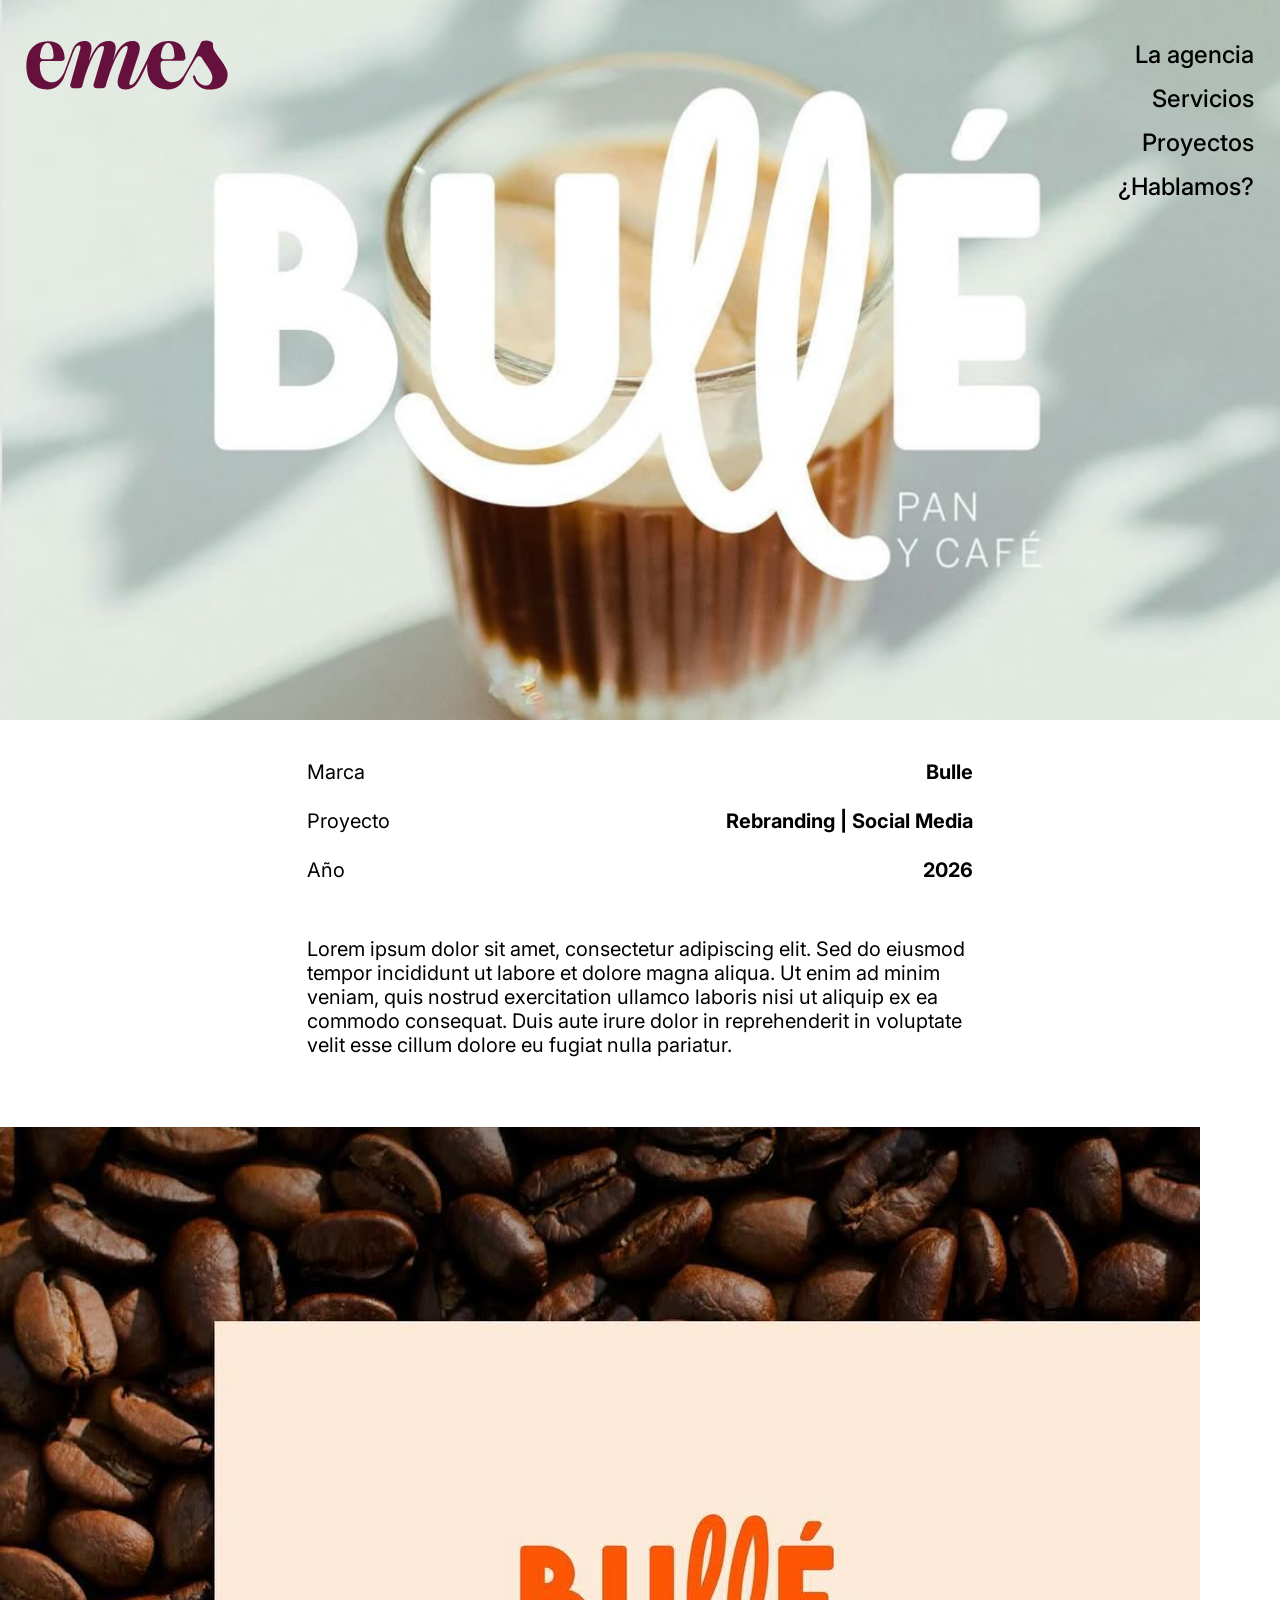
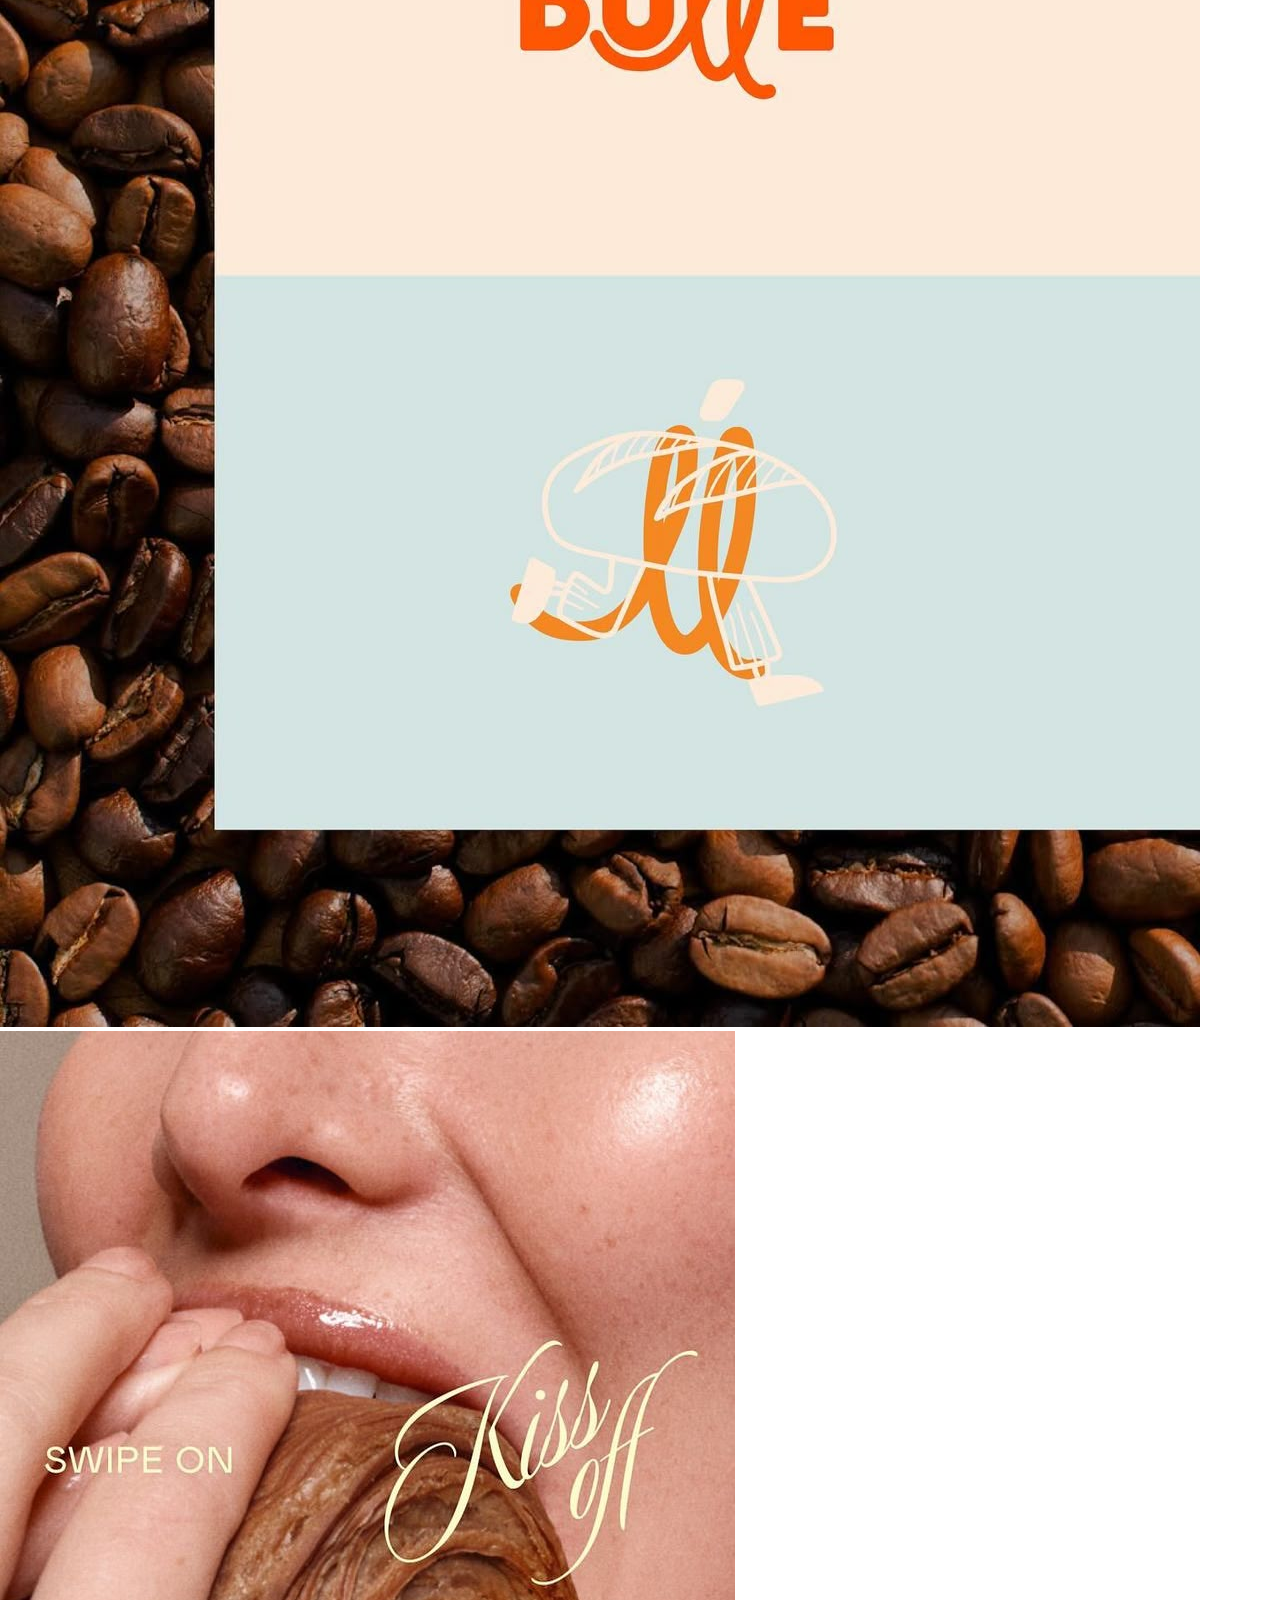
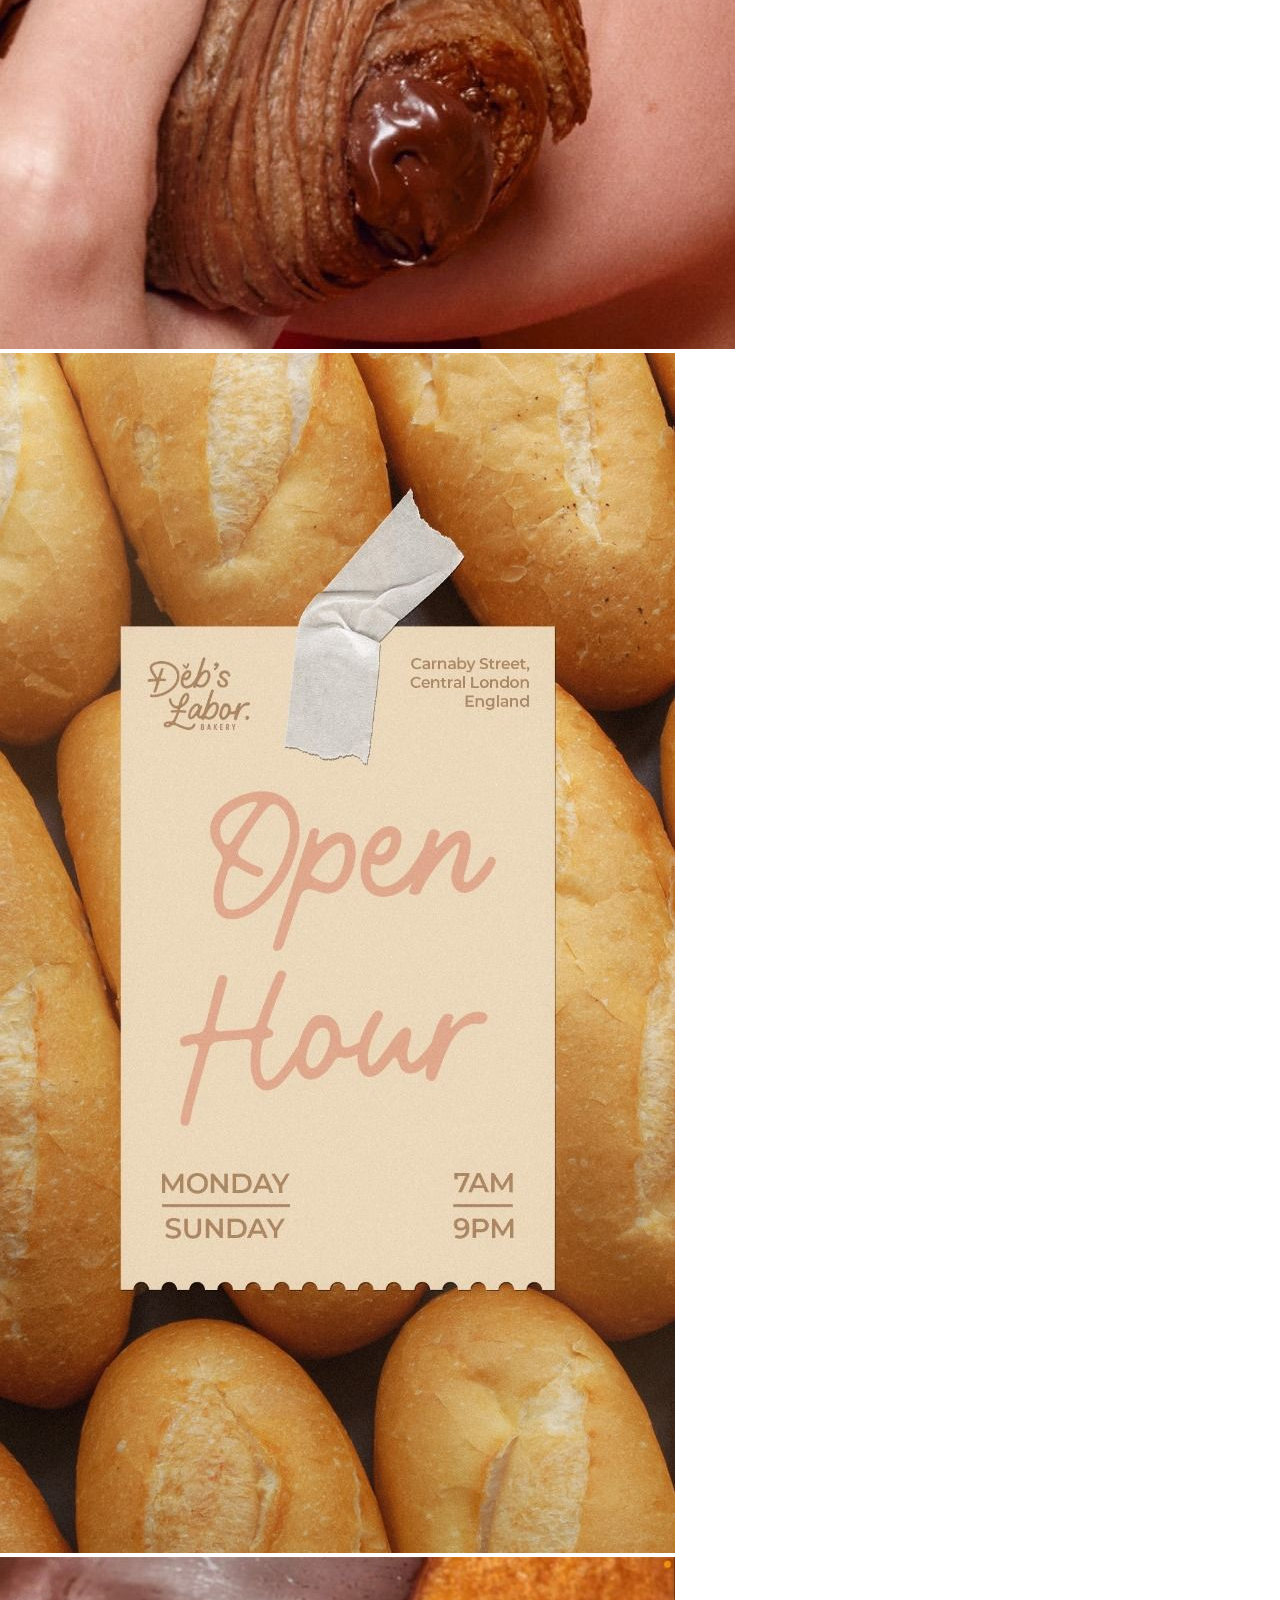
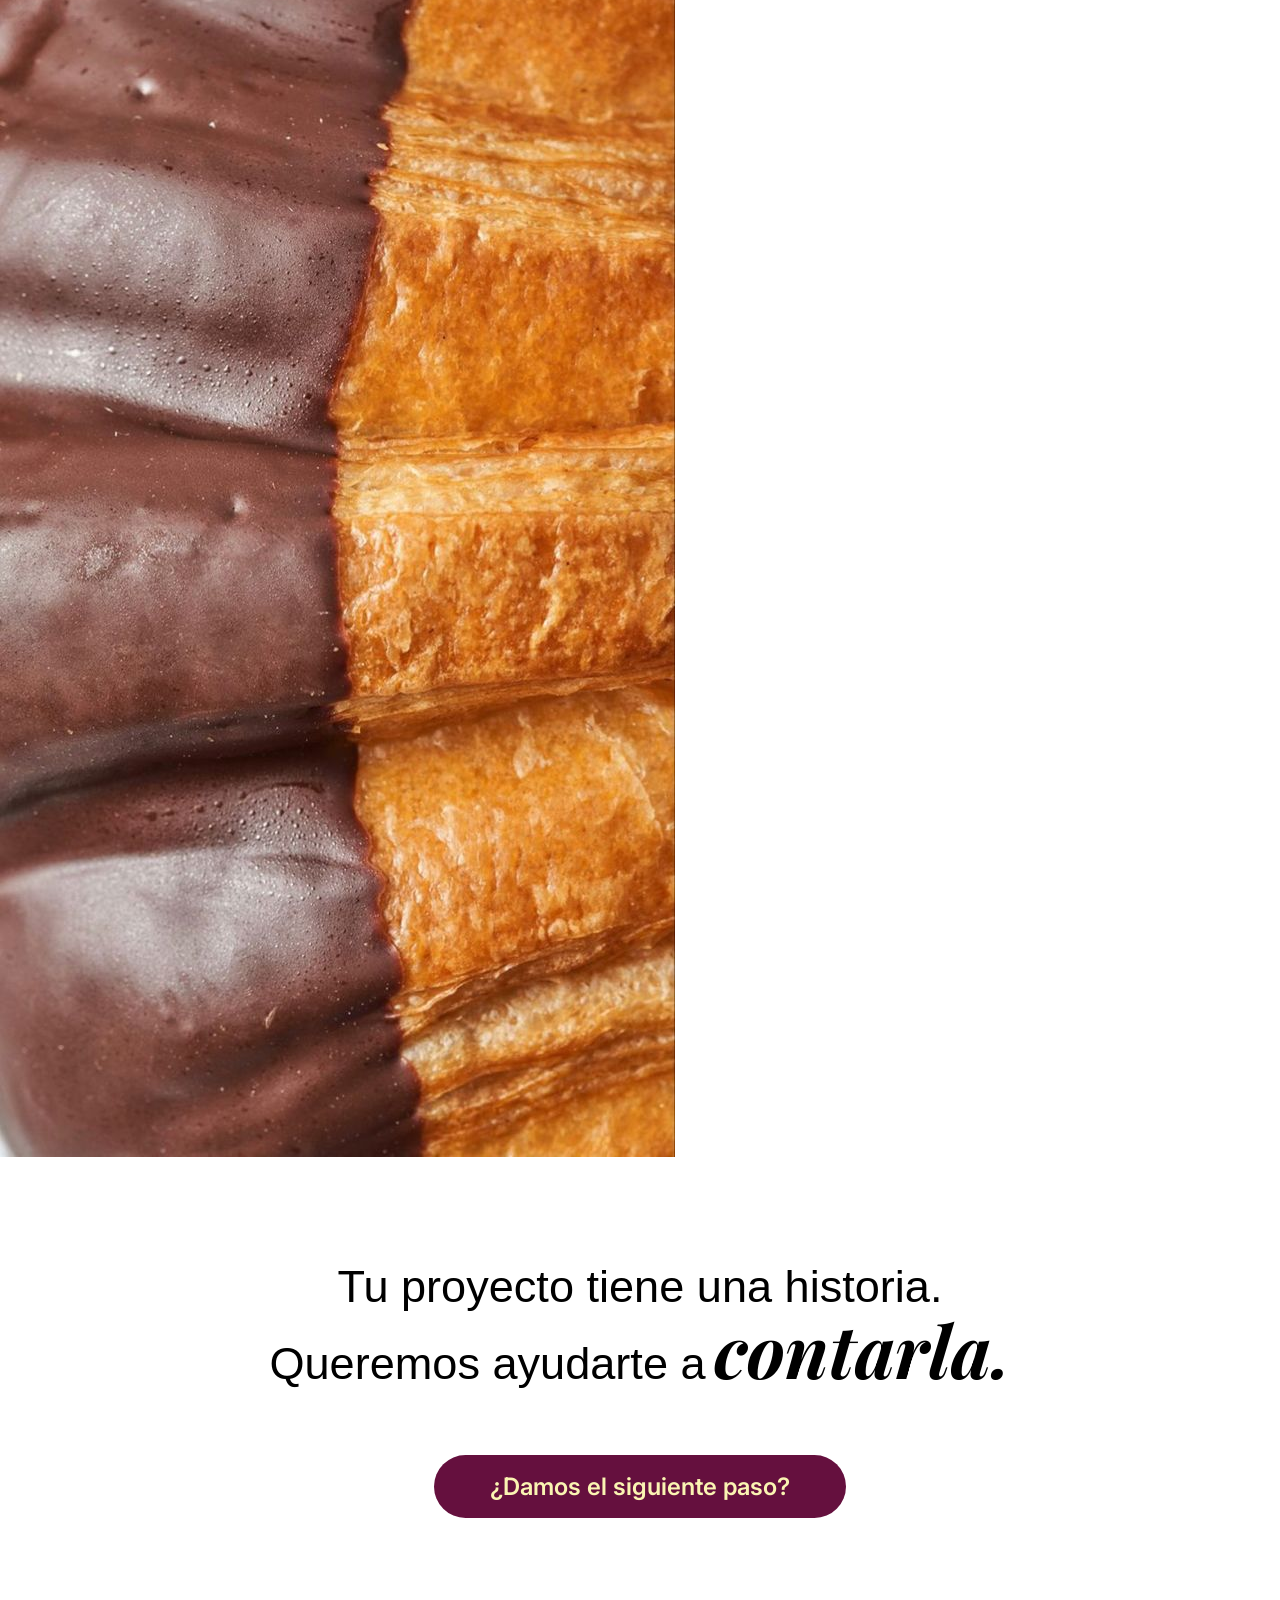
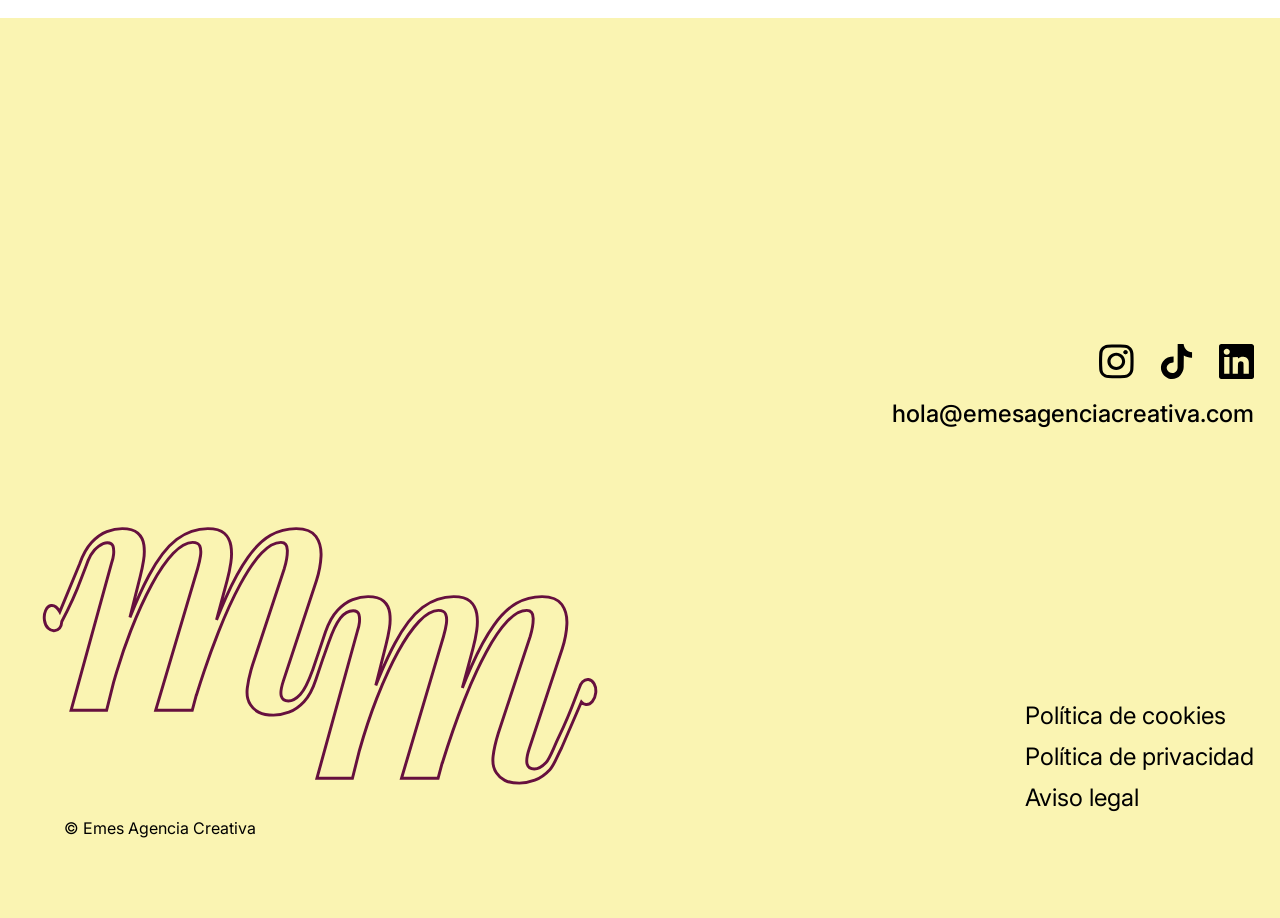
<file: pag proyectos/index.html>
<!DOCTYPE html>
<html lang="es">

<head>
    <meta charset="UTF-8">
    <meta name="viewport" content="width=device-width, initial-scale=1.0">
    <title>Emes Agencia Creativa - Proyectos - Salirse de madre</title>
    <!-- cambiar el codigo de las fuentes, con las dos seleccionadas ese codigo -->
    <!-- Playfair Display -->
    <link rel="preconnect" href="https://fonts.googleapis.com">
    <link rel="preconnect" href="https://fonts.gstatic.com" crossorigin>
    <link
        href="https://fonts.googleapis.com/css2?family=Inter:wght@100..900&family=Playfair+Display:ital,wght@0,400..900;1,400..900&display=swap"
        rel="stylesheet">
    <!-- Excon variable -->
    <link href="https://api.fontshare.com/v2/css?f[]=excon@1,2&display=swap" rel="stylesheet">
    <!-- Inter -->
    <link rel="stylesheet" href="estilo-pagina-proyectos.css">
    <link rel="stylesheet" href="../estilo.css">

</head>

<body>
<header class="header">
    <nav class="nav-container" id="main-nav">
        <h1 class="header__logo">
            <a href="../index.html" aria-label="Emes Agencia Creativa - inicio">
                <?xml version="1.0" encoding="UTF-8"?>
                <svg id="svg-emes" data-name="Capa 1" xmlns="http://www.w3.org/2000/svg" viewBox="0 0 265.86 65.79"
                    class="emes-logo-svg vertical-align">
                    <defs>
                        <style>
                            .logo-emes {
                                fill: #66103e;
                            }
                        </style>
                    </defs>
                    <path class="logo-emes"
                        d="M264.21,39.66v-.12c-1.44-3.66-4.04-8.09-7.8-13.31l-2.72-3.62c-3.07-4.04-5.23-7.33-6.48-9.89-.31-.64-.76-1.99-1.08-3.75-.47-2.64.33-3.66-.31-4.66-2.44-3.87-8.82-4.66-13.31-2.93-1.08.42-2.81,2.23-3.65,5.11-9.07,19.13-16.88,33.25-21.14,39.73-.57.88-4.19,6.26-9.12,8.18-3.12,1.22-6.31,1.16-6.31,1.16-2.65,0-5.12-.78-7.42-2.34-2.3-1.55-4.17-4.05-5.61-7.47-1.44-3.42-2.16-7.71-2.16-12.86,0-.56,0-1.08,0-1.58.02-2.17,1.78-3.91,3.95-3.91h24.89c2.31,0,4.13-1.98,3.94-4.29-1.15-14.44-8.42-21.65-21.8-21.65-6,0-11.17,1.35-15.52,4.02-2.99,1.84-4.83,3.84-5.28,4.34-3.45,3.78-4.09,6.99-6.69,13.21-.13.31-.27.63-.27.63-.21.44-.41.82-.57,1.12-1.55,3.23-3.14,6.47-4.76,9.72-2.65,5.35-5.31,10.6-7.99,15.76-.03.06-.06.12-.1.18-.56.94-5.39,8.9-8.7,8.9-1.01,0-1.55-.5-1.55-.5-.44-.41-.67-1.06-.67-1.96,0-.78.24-1.91.71-3.38l11.45-34.47c1.08-3.11,1.63-5.96,1.63-8.53,0-2.81-.78-5.03-2.34-6.66-1.55-1.63-3.97-2.46-7.24-2.46-5.23,0-9.84,1.87-13.85,5.61-4.01,3.74-7.97,10.24-11.86,19.52l2.1-7.47c.94-3.5,1.4-6.35,1.4-8.53,0-6.08-3.08-9.12-9.22-9.12-5.61,0-10.43,2.03-14.42,6.08-4.01,4.05-7.93,10.83-11.75,20.33l2.57-10.05c.71-2.65,1.06-4.98,1.06-7.02,0-2.81-.74-5.06-2.22-6.78-1.48-1.71-3.89-2.57-7.24-2.57-1.99,0-3.85.31-5.61.94-1.94.69-3.27,1.58-3.68,1.87-2.9,2.01-4.43,4.65-5.17,6.24-.51.98-.98,2.05-1.4,3.21l-3.15,8.88c-.6,1.59-2.21,5.92-4.39,11.75-2.46,6.56-3.72,9.89-5.74,12.84-.5.73-4.1,5.93-8.05,7.45-1.78.68-5.02,1.15-6.15,1.15h-.09c-2.65,0-5.12-.78-7.42-2.34-2.3-1.55-4.17-4.05-5.61-7.47-1.44-3.42-2.16-7.71-2.16-12.86,0-.56,0-1.08,0-1.58.02-2.17,1.78-3.91,3.95-3.91h24.89c2.31,0,4.13-1.98,3.94-4.29C49.77,8.82,42.51,1.61,29.13,1.61c-8.65,0-15.59,2.78-20.8,8.35C3.1,15.52.5,23.57.5,34.09s2.43,18.06,7.3,23.31c4.87,5.25,11.43,7.89,19.69,7.89,6,0,11-1.78,15.01-5.32,3.62-3.2,6.22-7.02,7.84-11.45.68-1.86,3.89-10.52,9.63-26l2.22-5.96c.57-1.32.95-2.22,1.52-3.55l.33-.73c.24-.55.31-.74.44-1.03,0,0,.26-.58.97-1.48.2-.25.36-.42.4-.47,1.66-1.83,2.95-2.16,3.8-2.16,1.4,0,2.1.82,2.1,2.46,0,.93-.2,2.06-.59,3.38l-12.84,45.45c-.71,2.52,1.18,5.03,3.8,5.03h8.19c1.8,0,3.38-1.22,3.83-2.96l2.28-8.83v.12c3.89-13.01,8.05-23.56,12.44-31.67,4.4-8.1,8.35-12.15,11.86-12.15,1.24,0,1.87.74,1.87,2.22,0,1.16-.31,2.77-.94,4.8l-12.77,43.42c-.74,2.53,1.15,5.07,3.79,5.07h8.43c1.77,0,3.33-1.18,3.8-2.89l2.24-7.99v.35c4.52-14.65,9.02-25.81,13.5-33.48,4.48-7.67,8.31-11.51,11.51-11.51,1.08,0,1.63.78,1.63,2.34,0,1.1-.31,2.65-.94,4.68l-10.52,31.55c-1.16,3.5-1.75,6.55-1.75,9.12,0,2.18.43,3.93,1.28,5.25,1.71,2.81,4.83,4.21,9.34,4.21.61,0,1.61,0,2.87-.21,0,0,2.89-.46,5.67-2,4.04-2.22,6.87-5.51,11.89-15.03,2.3-4.36,5.11-10.1,7.93-17.05-.04.68-.1,1.79-.1,3.18,0,4.59.01,15.44,7.3,23.31,4.87,5.25,11.43,7.89,19.69,7.89,6,0,11-1.78,15.01-5.32.89-.78,3.24-2.86,5.37-6.32,1.18-1.89,1.8-3.44,1.96-3.79,1.23-2.88,5.4-10.26,15.61-26.62,1.61-2.58,5.4-2.52,6.91.12,1.35,2.37,3.38,5.57,6.11,9.59,2.31,3.37,4.02,5.97,5.13,7.83,1.11,1.84,1.89,3.83,2.36,5.93.47,2.12.37,4.32-.31,6.64-.51,1.76-1.48,4.49-4.39,5.92-2.72,1.32-5.58.71-6.57.44-3.65-.97-5.91-3.18-6.98-4.34-2.45-2.65-3.51-5.57-3.98-7.57-.19-.8-.99-1.29-1.79-1.14-.01,0-.02,0-.03,0-.85.17-1.41,1-1.21,1.84.26,1.11.65,2.35,1.21,3.66,1.2,2.84,2.77,4.9,3.97,6.26.77.8,2.55,2.52,4.76,3.89,1.23.76,2.38,1.28,2.69,1.42,1.11.48,1.78.71,2.65.91,2.85.72,8.58,1.14,14.12,0,1.89-.39,5.5-.93,9.45-3.99,2.86-2.21,4.82-5.13,5.88-8.78,1.31-4.47,1.23-8.52-.22-12.16ZM177.42,20.76c.6-5.04,1.62-8.93,3.05-11.65h-.01c1.83-3.46,4.14-5.2,6.95-5.2s4.77,2.01,6.14,6.02c1.04,3.07,1.64,6.77,1.79,11.1.08,2.26-1.69,4.15-3.95,4.15h-10.05c-2.36,0-4.21-2.07-3.93-4.42ZM18.39,20.89c.6-5.04,1.62-8.93,3.05-11.65h-.01c1.83-3.46,4.14-5.2,6.95-5.2s4.77,2.01,6.14,6.02c1.04,3.07,1.64,6.77,1.79,11.1.08,2.26-1.69,4.15-3.95,4.15h-10.05c-2.36,0-4.21-2.07-3.93-4.42Z" />
                </svg>
                <span class="visually-hidden">Emes Agencia Creativa</span>
            </a>
        </h1>

        <input type="checkbox" id="menu-toggle" class="menu-checkbox">

        <label for="menu-toggle" class="nav__burguer" aria-label="Abrir menú">
            <span></span>
            <span></span>
            <span></span>
        </label>

        <div class="header__menu">
            <ul class="header__menu_list">
                <li><a href="../la-agencia/index.html">La agencia</a></li>
                <li><a href="../servicios/index.html">Servicios</a></li>
                <li><a href="../proyectos/index.html">Proyectos</a></li>
                <li><a href="../contacto/index.html">¿Hablamos?</a></li>
            </ul>
        </div>

        <!-- OVERLAY MENÚ HAMBURGUESA -->
        <div class="menu__overlay">

            <div class="menu__overlay_header">
                <?xml version="1.0" encoding="UTF-8"?>
                <svg id="svg-emes-contorno" data-name="Capa 1" xmlns="http://www.w3.org/2000/svg"
                    viewBox="-3 -3 271.86 71.79" class="emes-logo-svg">
                    <defs>
                        <style>
                            .cls-1 {
                                fill: none;
                                stroke: #66103e;
                                stroke-miterlimit: 10;
                            }
                        </style>
                    </defs>
                    <path class="cls-1"
                        d="M264.21,39.66v-.12c-1.44-3.66-4.04-8.09-7.8-13.31l-2.72-3.62c-3.07-4.04-5.23-7.33-6.48-9.89-.31-.64-.76-1.99-1.08-3.75-.47-2.64.33-3.66-.31-4.66-2.44-3.87-8.82-4.66-13.31-2.93-1.08.42-2.81,2.23-3.65,5.11-9.07,19.13-16.88,33.25-21.14,39.73-.57.88-4.19,6.26-9.12,8.18-3.12,1.22-6.31,1.16-6.31,1.16-2.65,0-5.12-.78-7.42-2.34-2.3-1.55-4.17-4.05-5.61-7.47-1.44-3.42-2.16-7.71-2.16-12.86,0-.56,0-1.08,0-1.58.02-2.17,1.78-3.91,3.95-3.91h24.89c2.31,0,4.13-1.98,3.94-4.29-1.15-14.44-8.42-21.65-21.8-21.65-6,0-11.17,1.35-15.52,4.02-2.99,1.84-4.83,3.84-5.28,4.34-3.45,3.78-4.09,6.99-6.69,13.21-.13.31-.27.63-.27.63-.21.44-.41.82-.57,1.12-1.55,3.23-3.14,6.47-4.76,9.72-2.65,5.35-5.31,10.6-7.99,15.76-.03.06-.06.12-.1.18-.56.94-5.39,8.9-8.7,8.9-1.01,0-1.55-.5-1.55-.5-.44-.41-.67-1.06-.67-1.96,0-.78.24-1.91.71-3.38l11.45-34.47c1.08-3.11,1.63-5.96,1.63-8.53,0-2.81-.78-5.03-2.34-6.66-1.55-1.63-3.97-2.46-7.24-2.46-5.23,0-9.84,1.87-13.85,5.61-4.01,3.74-7.97,10.24-11.86,19.52l2.1-7.47c.94-3.5,1.4-6.35,1.4-8.53,0-6.08-3.08-9.12-9.22-9.12-5.61,0-10.43,2.03-14.42,6.08-4.01,4.05-7.93,10.83-11.75,20.33l2.57-10.05c.71-2.65,1.06-4.98,1.06-7.02,0-2.81-.74-5.06-2.22-6.78-1.48-1.71-3.89-2.57-7.24-2.57-1.99,0-3.85.31-5.61.94-1.94.69-3.27,1.58-3.68,1.87-2.9,2.01-4.43,4.65-5.17,6.24-.51.98-.98,2.05-1.4,3.21l-3.15,8.88c-.6,1.59-2.21,5.92-4.39,11.75-2.46,6.56-3.72,9.89-5.74,12.84-.5.73-4.1,5.93-8.05,7.45-1.78.68-5.02,1.15-6.15,1.15h-.09c-2.65,0-5.12-.78-7.42-2.34-2.3-1.55-4.17-4.05-5.61-7.47-1.44-3.42-2.16-7.71-2.16-12.86,0-.56,0-1.08,0-1.58.02-2.17,1.78-3.91,3.95-3.91h24.89c2.31,0,4.13-1.98,3.94-4.29C49.77,8.82,42.51,1.61,29.13,1.61c-8.65,0-15.59,2.78-20.8,8.35C3.1,15.52.5,23.57.5,34.09s2.43,18.06,7.3,23.31c4.87,5.25,11.43,7.89,19.69,7.89,6,0,11-1.78,15.01-5.32,3.62-3.2,6.22-7.02,7.84-11.45.68-1.86,3.89-10.52,9.63-26l2.22-5.96c.57-1.32.95-2.22,1.52-3.55l.33-.73c.24-.55.31-.74.44-1.03,0,0,.26-.58.97-1.48.2-.25.36-.42.4-.47,1.66-1.83,2.95-2.16,3.8-2.16,1.4,0,2.1.82,2.1,2.46,0,.93-.2,2.06-.59,3.38l-12.84,45.45c-.71,2.52,1.18,5.03,3.8,5.03h8.19c1.8,0,3.38-1.22,3.83-2.96l2.28-8.83v.12c3.89-13.01,8.05-23.56,12.44-31.67,4.4-8.1,8.35-12.15,11.86-12.15,1.24,0,1.87.74,1.87,2.22,0,1.16-.31,2.77-.94,4.8l-12.77,43.42c-.74,2.53,1.15,5.07,3.79,5.07h8.43c1.77,0,3.33-1.18,3.8-2.89l2.24-7.99v.35c4.52-14.65,9.02-25.81,13.5-33.48,4.48-7.67,8.31-11.51,11.51-11.51,1.08,0,1.63.78,1.63,2.34,0,1.1-.31,2.65-.94,4.68l-10.52,31.55c-1.16,3.5-1.75,6.55-1.75,9.12,0,2.18.43,3.93,1.28,5.25,1.71,2.81,4.83,4.21,9.34,4.21.61,0,1.61,0,2.87-.21,0,0,2.89-.46,5.67-2,4.04-2.22,6.87-5.51,11.89-15.03,2.3-4.36,5.11-10.1,7.93-17.05-.04.68-.1,1.79-.1,3.18,0,4.59.01,15.44,7.3,23.31,4.87,5.25,11.43,7.89,19.69,7.89,6,0,11-1.78,15.01-5.32.89-.78,3.24-2.86,5.37-6.32,1.18-1.89,1.8-3.44,1.96-3.79,1.23-2.88,5.4-10.26,15.61-26.62,1.61-2.58,5.4-2.52,6.91.12,1.35,2.37,3.38,5.57,6.11,9.59,2.31,3.37,4.02,5.97,5.13,7.83,1.11,1.84,1.89,3.83,2.36,5.93.47,2.12.37,4.32-.31,6.64-.51,1.76-1.48,4.49-4.39,5.92-2.72,1.32-5.58.71-6.57.44-3.65-.97-5.91-3.18-6.98-4.34-2.45-2.65-3.51-5.57-3.98-7.57-.19-.8-.99-1.29-1.79-1.14-.01,0-.02,0-.03,0-.85.17-1.41,1-1.21,1.84.26,1.11.65,2.35,1.21,3.66,1.2,2.84,2.77,4.9,3.97,6.26.77.8,2.55,2.52,4.76,3.89,1.23.76,2.38,1.28,2.69,1.42,1.11.48,1.78.71,2.65.91,2.85.72,8.58,1.14,14.12,0,1.89-.39,5.5-.93,9.45-3.99,2.86-2.21,4.82-5.13,5.88-8.78,1.31-4.47,1.23-8.52-.22-12.16ZM177.42,20.76c.6-5.04,1.62-8.93,3.05-11.65h-.01c1.83-3.46,4.14-5.2,6.95-5.2s4.77,2.01,6.14,6.02c1.04,3.07,1.64,6.77,1.79,11.1.08,2.26-1.69,4.15-3.95,4.15h-10.05c-2.36,0-4.21-2.07-3.93-4.42ZM18.39,20.89c.6-5.04,1.62-8.93,3.05-11.65h-.01c1.83-3.46,4.14-5.2,6.95-5.2s4.77,2.01,6.14,6.02c1.04,3.07,1.64,6.77,1.79,11.1.08,2.26-1.69,4.15-3.95,4.15h-10.05c-2.36,0-4.21-2.07-3.93-4.42Z" />
                </svg>
            </div>

            <nav class="menu__overlay_nav">
                <ul class="menu__overlay_nav_list">
                    <li><a href="../la-agencia/index.html">La agencia</a></li>
                    <li><a href="../servicios/index.html">Servicios</a></li>
                    <li><a href="../proyectos/index.html">Proyectos</a></li>
                    <li><a href="../contacto/index.html">¿Hablamos?</a></li>
                </ul>
            </nav>

            <div class="menu__overlay_footer">
                <?xml version="1.0" encoding="UTF-8"?>
                <svg id="svg-mm-contorno" data-name="Capa 1" xmlns="http://www.w3.org/2000/svg"
                    viewBox="0 0 200.99 90.3" class="logo-mm-contorno__footer">
                    <defs>
                        <style>
                            .cls-1 {
                                fill: none;
                                stroke: #66103e;
                                stroke-miterlimit: 10;
                            }
                        </style>
                    </defs>
                    <path class="cls-1"
                        d="M192.12,53.21c-1.42-.15-2.76,1.22-3.22,3.16-1.03,2.36-2.73,7.93-6.84,16.38-2.03,4.17-3.01,7.31-4.39,8.79-1.39,1.48-2.73,2.23-4.04,2.23s-2.12-.55-2.43-1.64c-.31-1.09-.08-2.81.69-5.16l11.32-34.35c.92-2.89,1.44-5.67,1.56-8.32.12-2.66-.46-4.88-1.73-6.68-1.27-1.8-3.52-2.7-6.76-2.7s-6.07.76-8.72,2.29c-2.66,1.52-5.24,4.03-7.74,7.5-2.5,3.48-5.03,8.09-7.57,13.83-1.02,2.31-2.08,4.84-3.16,7.58l3.63-13.5c.54-2.03.96-4.08,1.27-6.15.31-2.07.31-3.99,0-5.74-.31-1.76-1.06-3.16-2.25-4.22-1.2-1.06-3.06-1.58-5.6-1.58-3.85,0-7.39,1.23-10.63,3.69-3.24,2.46-6.4,6.56-9.48,12.31-2.08,3.87-4.24,8.66-6.49,14.32l3.49-13.91c.46-1.8.85-3.63,1.15-5.51.31-1.88.35-3.65.12-5.33-.23-1.68-.92-3.03-2.08-4.05-1.15-1.01-2.93-1.52-5.31-1.52-1.69,0-3.45.35-5.26,1.05-1.81.7-3.52,1.92-5.14,3.63-1.62,1.72-3,4.18-4.16,7.38l-2.58,7.74h-.01l-1.62,4.81c-1.54,4.38-3.01,7.31-4.39,8.79-1.39,1.48-2.73,2.23-4.04,2.23s-2.12-.55-2.43-1.64c-.31-1.09-.08-2.81.69-5.16l11.32-34.35c.92-2.89,1.44-5.67,1.56-8.32.12-2.66-.46-4.88-1.73-6.68-1.27-1.8-3.52-2.7-6.76-2.7s-6.07.76-8.72,2.29c-2.66,1.52-5.24,4.03-7.74,7.5-2.5,3.48-5.03,8.09-7.57,13.83-1.02,2.31-2.08,4.84-3.16,7.58l3.63-13.5c.54-2.03.96-4.08,1.27-6.15.31-2.07.31-3.99,0-5.74-.31-1.76-1.06-3.16-2.25-4.22-1.2-1.06-3.06-1.58-5.6-1.58-3.85,0-7.39,1.23-10.63,3.69-3.24,2.46-6.4,6.56-9.48,12.31-2.08,3.87-4.24,8.66-6.49,14.32l3.49-13.91c.46-1.8.85-3.63,1.15-5.51.31-1.88.35-3.65.12-5.33-.23-1.68-.92-3.03-2.08-4.05-1.15-1.01-2.93-1.52-5.31-1.52-1.69,0-3.45.35-5.26,1.05-1.81.7-3.52,1.92-5.14,3.63-1.62,1.72-3,4.18-4.16,7.38l-6.76,16.34c-.69-1.26-1.85-2.3-2.96-2.14-1.63.23-2.61,2.62-2.28,5,.33,2.38,1.92,3.79,3.55,3.55,1.32-.19,2.25-1.3,2.38-3.11,4.91-9.22,6.19-13.57,7.1-15.9.84-2.15,1.16-2.99,1.9-4.96.3-.8.98-2.17,2.15-3.53,0,0,2.2-2.52,4.39-2.52,1.08,0,1.73.41,1.96,1.23.23.82.29,1.76.17,2.81-.12,1.06-.33,1.98-.64,2.76l-13.87,50.41h12.13l2.36-9.4c1.79-6.35,3.75-12.29,5.9-17.79,2.35-6.02,4.76-11.29,7.22-15.82,2.46-4.53,4.89-8.05,7.28-10.55,2.39-2.5,4.58-3.75,6.59-3.75,1.31,0,2.14.43,2.48,1.29.35.86.42,1.95.23,3.28-.19,1.33-.52,2.77-.98,4.34l-14.33,48.41h12.48l1.43-5.32-.04.28c2.46-7.97,4.97-15.16,7.51-21.57,2.54-6.41,5.06-11.92,7.57-16.53,2.5-4.61,4.91-8.13,7.22-10.55,2.31-2.42,4.51-3.63,6.59-3.63,1.46,0,2.2.92,2.2,2.75s-.35,3.89-1.04,6.15l-10.86,32.94c-.92,2.97-1.52,5.61-1.79,7.91-.27,2.31.1,4.2,1.1,5.69.69,1.1,1.66,1.95,2.89,2.58,1.23.62,2.89.94,4.97.94,1.69,0,3.45-.33,5.26-1s3.52-1.85,5.14-3.58c1.62-1.72,2.96-4.22,4.04-7.5l2.57-7.62h.02l1.73-4.92c1.39-3.99,2.73-6.82,4.04-8.5,1.31-1.68,2.77-2.52,4.39-2.52,1.08,0,1.73.41,1.96,1.23.23.82.29,1.76.17,2.81-.12,1.06-.33,1.98-.64,2.76l-13.87,50.41h12.13l2.36-9.4c1.79-6.35,3.75-12.29,5.9-17.79,2.35-6.02,4.76-11.29,7.22-15.82,2.46-4.53,4.89-8.05,7.28-10.55,2.39-2.5,4.58-3.75,6.59-3.75,1.31,0,2.14.43,2.48,1.29.35.86.42,1.95.23,3.28-.19,1.33-.52,2.77-.98,4.34l-14.33,48.41h12.48l1.43-5.32-.04.28c2.46-7.97,4.97-15.16,7.51-21.57,2.54-6.41,5.06-11.92,7.57-16.53,2.5-4.61,4.91-8.13,7.22-10.55,2.31-2.42,4.51-3.63,6.59-3.63,1.46,0,2.2.92,2.2,2.75s-.35,3.89-1.04,6.15l-10.86,32.94c-.92,2.97-1.52,5.61-1.79,7.91-.27,2.31.1,4.2,1.1,5.69.69,1.1,1.66,1.95,2.89,2.58,1.23.62,2.89.94,4.97.94,1.69,0,3.45-.33,5.26-1s3.52-1.85,5.14-3.58c1.62-1.72,2.35-4.35,4.04-7.5l6.74-15.61c.42.49.94.81,1.53.87,1.62.17,3.12-1.61,3.36-3.98.24-2.36-.88-4.41-2.5-4.58Z" />
                </svg>

                <div class="footer__items">
                    <div class="footer__social-icons">
                        <a href="#" aria-label="Instagram">
                            <svg width="44" height="43" viewBox="0 0 44 43" fill="none"
                                xmlns="http://www.w3.org/2000/svg">
                                <path
                                    d="M31.9839 42.2702C24.9396 42.6569 18.2015 42.6569 11.4635 42.2702C5.20669 41.8835 0.612551 37.4577 0.262522 31.3562C-0.0875074 24.6961 -0.0875074 18.1649 0.262522 11.4618C0.525044 5.66109 4.8129 0.891594 10.6759 0.418942C18.0703 -0.139647 25.1584 -0.139647 32.5527 0.418942C38.6345 0.848626 43.0536 5.70406 43.3162 11.6767C43.5787 18.3368 43.5787 24.6961 43.2286 31.3562C42.9224 37.3288 38.4157 42.0124 32.0277 42.3131L31.9839 42.2702ZM32.1152 38.403C36.4906 38.1452 39.1158 34.7507 39.3345 30.8406C39.6846 24.3953 39.6846 18.1219 39.3345 11.6337C39.1158 7.80951 36.5343 4.58688 32.509 4.24313C25.1584 3.64157 17.9828 3.5986 10.6759 4.2861C7.26311 4.62985 4.68165 7.29389 4.37537 10.6884C3.71906 17.7352 3.76282 24.6961 4.37537 31.7429C4.68165 35.4382 7.6569 38.1452 11.4197 38.403C18.289 38.8327 25.0709 38.8757 32.1589 38.403H32.1152Z"
                                    fill="black" />
                                <path
                                    d="M35.9217 9.91453C35.9217 8.49657 34.7404 7.37939 33.3403 7.37939C31.9401 7.37939 30.7588 8.49657 30.7588 9.91453C30.7588 11.3325 31.9401 12.4497 33.3403 12.4497C34.7404 12.4497 35.9217 11.3325 35.9217 9.91453Z"
                                    fill="black" />
                                <path
                                    d="M32.8593 21.3017C32.8593 27.3172 27.8714 32.2156 21.7021 32.2156C15.5328 32.2156 10.5449 27.3172 10.5449 21.3017C10.5449 15.2861 15.5328 10.3877 21.7021 10.3877C27.8714 10.3877 32.8593 15.2861 32.8593 21.3017ZM28.9652 21.2587C28.9652 17.3486 25.7275 14.1689 21.7459 14.1689C17.7643 14.1689 14.5265 17.3486 14.5265 21.2587C14.5265 25.1688 17.7643 28.3485 21.7459 28.3485C25.7275 28.3485 28.9652 25.1688 28.9652 21.2587Z"
                                    fill="black" />
                                <path
                                    d="M33.3403 12.4497C34.766 12.4497 35.9217 11.3146 35.9217 9.91453C35.9217 8.51441 34.766 7.37939 33.3403 7.37939C31.9146 7.37939 30.7588 8.51441 30.7588 9.91453C30.7588 11.3146 31.9146 12.4497 33.3403 12.4497Z"
                                    fill="black" />
                            </svg>
                        </a>

                        <a href="#" aria-label="TikTok">
                            <svg width="40" height="45" viewBox="0 0 40 45" fill="none"
                                xmlns="http://www.w3.org/2000/svg">
                                <path
                                    d="M9.56337 44.2223C5.0396 42.7078 2.05306 38.9866 0.867215 35.4817C-0.757829 30.7219 -0.0990411 25.8757 2.84361 22.1111C6.04977 18.0005 10.9688 16.2264 16.2832 16.1831V23.5823C13.7797 24.2747 11.2763 24.7074 9.47555 26.2218C6.22546 28.9911 7.05993 33.7941 10.3539 36.0442C12.5499 37.5154 15.1852 37.9481 17.6447 36.7365C19.4893 35.8278 21.4218 33.1451 21.4218 30.4623L21.5096 0H29.1518C29.8984 5.92804 33.7633 10.3416 40 10.4714V17.7408C36.135 18.0437 33.0167 16.7456 29.4153 14.885L29.2396 29.7267C29.2396 33.5778 27.5267 37.2558 25.0233 40.0683C21.2022 44.3521 15.273 46.1262 9.56337 44.2656V44.2223Z"
                                    fill="black" />
                            </svg>
                        </a>

                        <a href="#" aria-label="LinkedIn">
                            <svg width="43" height="43" viewBox="0 0 43 43" fill="none"
                                xmlns="http://www.w3.org/2000/svg">
                                <path
                                    d="M40.223 42.9566H2.73362C1.30174 42.9566 0 41.5247 0 40.1362V3.25429C0 1.34511 1.04141 0.347124 2.95059 0H39.8759C41.3945 0 43 1.30172 43 2.82038V40.1362C43 41.3946 41.8719 43 40.2664 43L40.223 42.9566ZM13.2775 9.5893C13.2775 7.54995 11.5853 5.85772 9.54596 5.85772C7.50661 5.85772 5.81438 7.50656 5.81438 9.5893C5.81438 11.672 7.50661 13.3209 9.54596 13.3209C11.5853 13.3209 13.2775 11.672 13.2775 9.5893ZM23.3007 24.776C23.3007 22.6932 25.0363 21.4349 26.5984 21.3047C28.0737 21.218 30.113 22.2593 30.113 24.0817L30.1998 36.6216H36.665L36.6216 22.6499C36.6216 18.7447 33.888 15.9243 30.0696 15.5772C27.553 15.3602 25.3401 16.1847 23.6044 17.8769L22.9536 16.0545L16.8355 16.1413V36.665H23.1706L23.3007 24.776ZM12.8002 16.0545H6.37841V36.665H12.8002V16.0545Z"
                                    fill="black" />
                            </svg>
                        </a>
                    </div>

                    <p class="footer__copyright">© Emes Agencia Creativa</p>
                </div>
            </div>

        </div>

    </nav>
</header>

<div class="hero_container">
    <picture>
         <source media="(max-width: 650px)" srcset="assets/img-home-projects-cafe.jpg">
         <source media="(max-width: 768px)" srcset="assets/img-hero-salirse_de_madre-desktop.webp">
         <img src="assets/img-home-projects-cafe-desktop.png" alt="Descripción del proyecto café">
    </picture>
</div>


<div class="project_content">
<div class="info_card">
    <div class="info_card__item">
    <p>Marca</p>
    <p>Bulle</p>
    </div>
    
    <div class="info_card__item">
        <p>Proyecto</p>
        <p>Rebranding | Social Media</p>
    </div>
    
    <div class="info_card__item">
        <p>Año</p>
        <p>2026</p>
    </div>

    <p>Lorem ipsum dolor sit amet, consectetur adipiscing elit. Sed do eiusmod tempor incididunt ut labore et dolore magna
    aliqua. Ut enim ad minim veniam, quis nostrud exercitation ullamco laboris nisi ut aliquip ex ea commodo consequat. Duis
    aute irure dolor in reprehenderit in voluptate velit esse cillum dolore eu fugiat nulla pariatur.</p>
    
</div>



<div class="contenedor_img">
    <div class="contenedor_img_apaisado">
        <img src="assets/img-project-cafe-4.jpg" alt="" class="img_apaisada">
    </div>
</div>

<div class="contenedor_img_3">
<div class="contenedor_img_3_card">
    <img src="assets/img-project-cafe-1.jpg" alt="" class="img_vertical">
</div>

<div class="contenedor_img_3_card">
    <img src="assets/img-project-cafe-2.jpg" alt="" class="img_vertical">
</div>

<div class="contenedor_img_3_card">
    <img src="assets/img-project-cafe-3.jpg" alt="" class="img_vertical">
</div>
</div>


<div class="cta_contacto">
    <div class="servicios__cta">
        <!-- línea 1 -->
        <h2 class="proyectos__frase">
            <span class="titulo1-excon">Tu proyecto tiene una historia.</span>
        </h2>
        <!-- línea 2 -->
        <h2 class="proyectos__frase titulo1-excon">
            <span>Queremos ayudarte a</span> 
            <span class="titulo2-playfair">contarla.</span>
        </h2>
    </div>
    <div class="padding-btn">
    <a href="../contacto/index.html" class="btn">¿Damos el siguiente paso?</a>     
    </div>
</div>

<!-- FOOTER MÓVIL -->
<footer class="footer-mobile">
    <div class="footer-mobile__top">
        <a href="mailto:hola@emesagenciacreativa.com" class="footer-mobile__email">hola@emesagenciacreativa.com</a>

        <!-- nav semántico para los links legales, usamos nav porque es un grupo de enlaces de navegación pero se diferencia del nav principal del header con aria label-->
        <nav class="footer-mobile__legal" aria-label="Enlaces legales">
            <a href="../../uso de datos/cookies/index.html">Política de cookies</a>
            <a href="../../uso de datos/politica privacidad/index.html">Política de privacidad</a>
            <a href="../../uso de datos/aviso legal/index.html">Aviso legal</a>
        </nav>
    </div>
    <div class="footer-mobile__bottom">
        <!-- SVG de logo-mm-contorno -->
        <?xml version="1.0" encoding="UTF-8"?>
        <svg id="svg-mm-contorno" data-name="Capa 1" xmlns="http://www.w3.org/2000/svg" viewBox="0 0 200.99 90.3"
            class="logo-mm-contorno__footer">
            <defs>
                <style>
                    .cls-1 {
                        fill: none;
                        stroke: #66103e;
                        stroke-miterlimit: 10;
                    }
                </style>
            </defs>
            <path class="cls-1"
                d="M192.12,53.21c-1.42-.15-2.76,1.22-3.22,3.16-1.03,2.36-2.73,7.93-6.84,16.38-2.03,4.17-3.01,7.31-4.39,8.79-1.39,1.48-2.73,2.23-4.04,2.23s-2.12-.55-2.43-1.64c-.31-1.09-.08-2.81.69-5.16l11.32-34.35c.92-2.89,1.44-5.67,1.56-8.32.12-2.66-.46-4.88-1.73-6.68-1.27-1.8-3.52-2.7-6.76-2.7s-6.07.76-8.72,2.29c-2.66,1.52-5.24,4.03-7.74,7.5-2.5,3.48-5.03,8.09-7.57,13.83-1.02,2.31-2.08,4.84-3.16,7.58l3.63-13.5c.54-2.03.96-4.08,1.27-6.15.31-2.07.31-3.99,0-5.74-.31-1.76-1.06-3.16-2.25-4.22-1.2-1.06-3.06-1.58-5.6-1.58-3.85,0-7.39,1.23-10.63,3.69-3.24,2.46-6.4,6.56-9.48,12.31-2.08,3.87-4.24,8.66-6.49,14.32l3.49-13.91c.46-1.8.85-3.63,1.15-5.51.31-1.88.35-3.65.12-5.33-.23-1.68-.92-3.03-2.08-4.05-1.15-1.01-2.93-1.52-5.31-1.52-1.69,0-3.45.35-5.26,1.05-1.81.7-3.52,1.92-5.14,3.63-1.62,1.72-3,4.18-4.16,7.38l-2.58,7.74h-.01l-1.62,4.81c-1.54,4.38-3.01,7.31-4.39,8.79-1.39,1.48-2.73,2.23-4.04,2.23s-2.12-.55-2.43-1.64c-.31-1.09-.08-2.81.69-5.16l11.32-34.35c.92-2.89,1.44-5.67,1.56-8.32.12-2.66-.46-4.88-1.73-6.68-1.27-1.8-3.52-2.7-6.76-2.7s-6.07.76-8.72,2.29c-2.66,1.52-5.24,4.03-7.74,7.5-2.5,3.48-5.03,8.09-7.57,13.83-1.02,2.31-2.08,4.84-3.16,7.58l3.63-13.5c.54-2.03.96-4.08,1.27-6.15.31-2.07.31-3.99,0-5.74-.31-1.76-1.06-3.16-2.25-4.22-1.2-1.06-3.06-1.58-5.6-1.58-3.85,0-7.39,1.23-10.63,3.69-3.24,2.46-6.4,6.56-9.48,12.31-2.08,3.87-4.24,8.66-6.49,14.32l3.49-13.91c.46-1.8.85-3.63,1.15-5.51.31-1.88.35-3.65.12-5.33-.23-1.68-.92-3.03-2.08-4.05-1.15-1.01-2.93-1.52-5.31-1.52-1.69,0-3.45.35-5.26,1.05-1.81.7-3.52,1.92-5.14,3.63-1.62,1.72-3,4.18-4.16,7.38l-6.76,16.34c-.69-1.26-1.85-2.3-2.96-2.14-1.63.23-2.61,2.62-2.28,5,.33,2.38,1.92,3.79,3.55,3.55,1.32-.19,2.25-1.3,2.38-3.11,4.91-9.22,6.19-13.57,7.1-15.9.84-2.15,1.16-2.99,1.9-4.96.3-.8.98-2.17,2.15-3.53,0,0,2.2-2.52,4.39-2.52,1.08,0,1.73.41,1.96,1.23.23.82.29,1.76.17,2.81-.12,1.06-.33,1.98-.64,2.76l-13.87,50.41h12.13l2.36-9.4c1.79-6.35,3.75-12.29,5.9-17.79,2.35-6.02,4.76-11.29,7.22-15.82,2.46-4.53,4.89-8.05,7.28-10.55,2.39-2.5,4.58-3.75,6.59-3.75,1.31,0,2.14.43,2.48,1.29.35.86.42,1.95.23,3.28-.19,1.33-.52,2.77-.98,4.34l-14.33,48.41h12.48l1.43-5.32-.04.28c2.46-7.97,4.97-15.16,7.51-21.57,2.54-6.41,5.06-11.92,7.57-16.53,2.5-4.61,4.91-8.13,7.22-10.55,2.31-2.42,4.51-3.63,6.59-3.63,1.46,0,2.2.92,2.2,2.75s-.35,3.89-1.04,6.15l-10.86,32.94c-.92,2.97-1.52,5.61-1.79,7.91-.27,2.31.1,4.2,1.1,5.69.69,1.1,1.66,1.95,2.89,2.58,1.23.62,2.89.94,4.97.94,1.69,0,3.45-.33,5.26-1s3.52-1.85,5.14-3.58c1.62-1.72,2.96-4.22,4.04-7.5l2.57-7.62h.02l1.73-4.92c1.39-3.99,2.73-6.82,4.04-8.5,1.31-1.68,2.77-2.52,4.39-2.52,1.08,0,1.73.41,1.96,1.23.23.82.29,1.76.17,2.81-.12,1.06-.33,1.98-.64,2.76l-13.87,50.41h12.13l2.36-9.4c1.79-6.35,3.75-12.29,5.9-17.79,2.35-6.02,4.76-11.29,7.22-15.82,2.46-4.53,4.89-8.05,7.28-10.55,2.39-2.5,4.58-3.75,6.59-3.75,1.31,0,2.14.43,2.48,1.29.35.86.42,1.95.23,3.28-.19,1.33-.52,2.77-.98,4.34l-14.33,48.41h12.48l1.43-5.32-.04.28c2.46-7.97,4.97-15.16,7.51-21.57,2.54-6.41,5.06-11.92,7.57-16.53,2.5-4.61,4.91-8.13,7.22-10.55,2.31-2.42,4.51-3.63,6.59-3.63,1.46,0,2.2.92,2.2,2.75s-.35,3.89-1.04,6.15l-10.86,32.94c-.92,2.97-1.52,5.61-1.79,7.91-.27,2.31.1,4.2,1.1,5.69.69,1.1,1.66,1.95,2.89,2.58,1.23.62,2.89.94,4.97.94,1.69,0,3.45-.33,5.26-1s3.52-1.85,5.14-3.58c1.62-1.72,2.35-4.35,4.04-7.5l6.74-15.61c.42.49.94.81,1.53.87,1.62.17,3.12-1.61,3.36-3.98.24-2.36-.88-4.41-2.5-4.58Z" />
        </svg>

        <div class="footer__social-icons">
            <a href="#" aria-label="Instagram">
                <!-- SVG de instagram -->
                <svg width="44" height="43" viewBox="0 0 44 43" fill="none" xmlns="http://www.w3.org/2000/svg">
                    <path
                        d="M31.9839 42.2702C24.9396 42.6569 18.2015 42.6569 11.4635 42.2702C5.20669 41.8835 0.612551 37.4577 0.262522 31.3562C-0.0875074 24.6961 -0.0875074 18.1649 0.262522 11.4618C0.525044 5.66109 4.8129 0.891594 10.6759 0.418942C18.0703 -0.139647 25.1584 -0.139647 32.5527 0.418942C38.6345 0.848626 43.0536 5.70406 43.3162 11.6767C43.5787 18.3368 43.5787 24.6961 43.2286 31.3562C42.9224 37.3288 38.4157 42.0124 32.0277 42.3131L31.9839 42.2702ZM32.1152 38.403C36.4906 38.1452 39.1158 34.7507 39.3345 30.8406C39.6846 24.3953 39.6846 18.1219 39.3345 11.6337C39.1158 7.80951 36.5343 4.58688 32.509 4.24313C25.1584 3.64157 17.9828 3.5986 10.6759 4.2861C7.26311 4.62985 4.68165 7.29389 4.37537 10.6884C3.71906 17.7352 3.76282 24.6961 4.37537 31.7429C4.68165 35.4382 7.6569 38.1452 11.4197 38.403C18.289 38.8327 25.0709 38.8757 32.1589 38.403H32.1152Z"
                        fill="black" />
                    <path
                        d="M35.9217 9.91453C35.9217 8.49657 34.7404 7.37939 33.3403 7.37939C31.9401 7.37939 30.7588 8.49657 30.7588 9.91453C30.7588 11.3325 31.9401 12.4497 33.3403 12.4497C34.7404 12.4497 35.9217 11.3325 35.9217 9.91453Z"
                        fill="black" />
                    <path
                        d="M32.8593 21.3017C32.8593 27.3172 27.8714 32.2156 21.7021 32.2156C15.5328 32.2156 10.5449 27.3172 10.5449 21.3017C10.5449 15.2861 15.5328 10.3877 21.7021 10.3877C27.8714 10.3877 32.8593 15.2861 32.8593 21.3017ZM28.9652 21.2587C28.9652 17.3486 25.7275 14.1689 21.7459 14.1689C17.7643 14.1689 14.5265 17.3486 14.5265 21.2587C14.5265 25.1688 17.7643 28.3485 21.7459 28.3485C25.7275 28.3485 28.9652 25.1688 28.9652 21.2587Z"
                        fill="black" />
                    <path
                        d="M33.3403 12.4497C34.766 12.4497 35.9217 11.3146 35.9217 9.91453C35.9217 8.51441 34.766 7.37939 33.3403 7.37939C31.9146 7.37939 30.7588 8.51441 30.7588 9.91453C30.7588 11.3146 31.9146 12.4497 33.3403 12.4497Z"
                        fill="black" />
                </svg>
            </a>

            <a href="#" aria-label="TikTok">
                <!-- SVG TikTok -->
                <svg width="40" height="45" viewBox="0 0 40 45" fill="none" xmlns="http://www.w3.org/2000/svg">
                    <path
                        d="M9.56337 44.2223C5.0396 42.7078 2.05306 38.9866 0.867215 35.4817C-0.757829 30.7219 -0.0990411 25.8757 2.84361 22.1111C6.04977 18.0005 10.9688 16.2264 16.2832 16.1831V23.5823C13.7797 24.2747 11.2763 24.7074 9.47555 26.2218C6.22546 28.9911 7.05993 33.7941 10.3539 36.0442C12.5499 37.5154 15.1852 37.9481 17.6447 36.7365C19.4893 35.8278 21.4218 33.1451 21.4218 30.4623L21.5096 0H29.1518C29.8984 5.92804 33.7633 10.3416 40 10.4714V17.7408C36.135 18.0437 33.0167 16.7456 29.4153 14.885L29.2396 29.7267C29.2396 33.5778 27.5267 37.2558 25.0233 40.0683C21.2022 44.3521 15.273 46.1262 9.56337 44.2656V44.2223Z"
                        fill="black" />
                </svg>
            </a>

            <a href="#" aria-label="LinkedIn">
                <!-- SVG Linkedin -->
                <svg width="43" height="43" viewBox="0 0 43 43" fill="none" xmlns="http://www.w3.org/2000/svg">
                    <path
                        d="M40.223 42.9566H2.73362C1.30174 42.9566 0 41.5247 0 40.1362V3.25429C0 1.34511 1.04141 0.347124 2.95059 0H39.8759C41.3945 0 43 1.30172 43 2.82038V40.1362C43 41.3946 41.8719 43 40.2664 43L40.223 42.9566ZM13.2775 9.5893C13.2775 7.54995 11.5853 5.85772 9.54596 5.85772C7.50661 5.85772 5.81438 7.50656 5.81438 9.5893C5.81438 11.672 7.50661 13.3209 9.54596 13.3209C11.5853 13.3209 13.2775 11.672 13.2775 9.5893ZM23.3007 24.776C23.3007 22.6932 25.0363 21.4349 26.5984 21.3047C28.0737 21.218 30.113 22.2593 30.113 24.0817L30.1998 36.6216H36.665L36.6216 22.6499C36.6216 18.7447 33.888 15.9243 30.0696 15.5772C27.553 15.3602 25.3401 16.1847 23.6044 17.8769L22.9536 16.0545L16.8355 16.1413V36.665H23.1706L23.3007 24.776ZM12.8002 16.0545H6.37841V36.665H12.8002V16.0545Z"
                        fill="black" />
                </svg>
            </a>
        </div>
        <p class="footer__copyright">© Emes Agencia Creativa</p>
    </div>
</footer>


<!-- FOOTER DESKTOP -->
<footer class="footer-desktop">
    <!-- hacemos dos columnas para facilitar el diseño -->
    <div class="footer-desktop__left">
        <div class="footer-desktop__brand-group">
            <!-- aria-hidden="true" porque es decorativo — el copyright ya identifica la marca, no hace falta que el lector de pantalla lo lea dos veces  -->

            <!-- SVG de logo-mm-contorno -->
            <?xml version="1.0" encoding="UTF-8"?>
            <svg id="Capa_1" data-name="Capa 1" xmlns="http://www.w3.org/2000/svg" viewBox="0 0 200.99 90.3"
                class="footer-desktop__logo">
                <defs>
                    <style>
                        .cls-1 {
                            fill: none;
                            stroke: #66103e;
                            stroke-miterlimit: 10;
                        }
                    </style>
                </defs>
                <path class="cls-1"
                    d="M192.12,53.21c-1.42-.15-2.76,1.22-3.22,3.16-1.03,2.36-2.73,7.93-6.84,16.38-2.03,4.17-3.01,7.31-4.39,8.79-1.39,1.48-2.73,2.23-4.04,2.23s-2.12-.55-2.43-1.64c-.31-1.09-.08-2.81.69-5.16l11.32-34.35c.92-2.89,1.44-5.67,1.56-8.32.12-2.66-.46-4.88-1.73-6.68-1.27-1.8-3.52-2.7-6.76-2.7s-6.07.76-8.72,2.29c-2.66,1.52-5.24,4.03-7.74,7.5-2.5,3.48-5.03,8.09-7.57,13.83-1.02,2.31-2.08,4.84-3.16,7.58l3.63-13.5c.54-2.03.96-4.08,1.27-6.15.31-2.07.31-3.99,0-5.74-.31-1.76-1.06-3.16-2.25-4.22-1.2-1.06-3.06-1.58-5.6-1.58-3.85,0-7.39,1.23-10.63,3.69-3.24,2.46-6.4,6.56-9.48,12.31-2.08,3.87-4.24,8.66-6.49,14.32l3.49-13.91c.46-1.8.85-3.63,1.15-5.51.31-1.88.35-3.65.12-5.33-.23-1.68-.92-3.03-2.08-4.05-1.15-1.01-2.93-1.52-5.31-1.52-1.69,0-3.45.35-5.26,1.05-1.81.7-3.52,1.92-5.14,3.63-1.62,1.72-3,4.18-4.16,7.38l-2.58,7.74h-.01l-1.62,4.81c-1.54,4.38-3.01,7.31-4.39,8.79-1.39,1.48-2.73,2.23-4.04,2.23s-2.12-.55-2.43-1.64c-.31-1.09-.08-2.81.69-5.16l11.32-34.35c.92-2.89,1.44-5.67,1.56-8.32.12-2.66-.46-4.88-1.73-6.68-1.27-1.8-3.52-2.7-6.76-2.7s-6.07.76-8.72,2.29c-2.66,1.52-5.24,4.03-7.74,7.5-2.5,3.48-5.03,8.09-7.57,13.83-1.02,2.31-2.08,4.84-3.16,7.58l3.63-13.5c.54-2.03.96-4.08,1.27-6.15.31-2.07.31-3.99,0-5.74-.31-1.76-1.06-3.16-2.25-4.22-1.2-1.06-3.06-1.58-5.6-1.58-3.85,0-7.39,1.23-10.63,3.69-3.24,2.46-6.4,6.56-9.48,12.31-2.08,3.87-4.24,8.66-6.49,14.32l3.49-13.91c.46-1.8.85-3.63,1.15-5.51.31-1.88.35-3.65.12-5.33-.23-1.68-.92-3.03-2.08-4.05-1.15-1.01-2.93-1.52-5.31-1.52-1.69,0-3.45.35-5.26,1.05-1.81.7-3.52,1.92-5.14,3.63-1.62,1.72-3,4.18-4.16,7.38l-6.76,16.34c-.69-1.26-1.85-2.3-2.96-2.14-1.63.23-2.61,2.62-2.28,5,.33,2.38,1.92,3.79,3.55,3.55,1.32-.19,2.25-1.3,2.38-3.11,4.91-9.22,6.19-13.57,7.1-15.9.84-2.15,1.16-2.99,1.9-4.96.3-.8.98-2.17,2.15-3.53,0,0,2.2-2.52,4.39-2.52,1.08,0,1.73.41,1.96,1.23.23.82.29,1.76.17,2.81-.12,1.06-.33,1.98-.64,2.76l-13.87,50.41h12.13l2.36-9.4c1.79-6.35,3.75-12.29,5.9-17.79,2.35-6.02,4.76-11.29,7.22-15.82,2.46-4.53,4.89-8.05,7.28-10.55,2.39-2.5,4.58-3.75,6.59-3.75,1.31,0,2.14.43,2.48,1.29.35.86.42,1.95.23,3.28-.19,1.33-.52,2.77-.98,4.34l-14.33,48.41h12.48l1.43-5.32-.04.28c2.46-7.97,4.97-15.16,7.51-21.57,2.54-6.41,5.06-11.92,7.57-16.53,2.5-4.61,4.91-8.13,7.22-10.55,2.31-2.42,4.51-3.63,6.59-3.63,1.46,0,2.2.92,2.2,2.75s-.35,3.89-1.04,6.15l-10.86,32.94c-.92,2.97-1.52,5.61-1.79,7.91-.27,2.31.1,4.2,1.1,5.69.69,1.1,1.66,1.95,2.89,2.58,1.23.62,2.89.94,4.97.94,1.69,0,3.45-.33,5.26-1s3.52-1.85,5.14-3.58c1.62-1.72,2.96-4.22,4.04-7.5l2.57-7.62h.02l1.73-4.92c1.39-3.99,2.73-6.82,4.04-8.5,1.31-1.68,2.77-2.52,4.39-2.52,1.08,0,1.73.41,1.96,1.23.23.82.29,1.76.17,2.81-.12,1.06-.33,1.98-.64,2.76l-13.87,50.41h12.13l2.36-9.4c1.79-6.35,3.75-12.29,5.9-17.79,2.35-6.02,4.76-11.29,7.22-15.82,2.46-4.53,4.89-8.05,7.28-10.55,2.39-2.5,4.58-3.75,6.59-3.75,1.31,0,2.14.43,2.48,1.29.35.86.42,1.95.23,3.28-.19,1.33-.52,2.77-.98,4.34l-14.33,48.41h12.48l1.43-5.32-.04.28c2.46-7.97,4.97-15.16,7.51-21.57,2.54-6.41,5.06-11.92,7.57-16.53,2.5-4.61,4.91-8.13,7.22-10.55,2.31-2.42,4.51-3.63,6.59-3.63,1.46,0,2.2.92,2.2,2.75s-.35,3.89-1.04,6.15l-10.86,32.94c-.92,2.97-1.52,5.61-1.79,7.91-.27,2.31.1,4.2,1.1,5.69.69,1.1,1.66,1.95,2.89,2.58,1.23.62,2.89.94,4.97.94,1.69,0,3.45-.33,5.26-1s3.52-1.85,5.14-3.58c1.62-1.72,2.35-4.35,4.04-7.5l6.74-15.61c.42.49.94.81,1.53.87,1.62.17,3.12-1.61,3.36-3.98.24-2.36-.88-4.41-2.5-4.58Z" />
            </svg>
            <p class="footer-desktop__copy">© Emes Agencia Creativa</p>
        </div>
    </div>

    <div class="footer-desktop__right">
        <div class="footer-desktop__contact-group">
            <!-- fila de iconos sociales -->
            <div class="social-icons-desktop">
                <a href="#" aria-label="Instagram">
                    <!-- SVG de instagram -->
                    <svg width="44" height="43" viewBox="0 0 44 43" fill="none" xmlns="http://www.w3.org/2000/svg">
                        <path
                            d="M31.9839 42.2702C24.9396 42.6569 18.2015 42.6569 11.4635 42.2702C5.20669 41.8835 0.612551 37.4577 0.262522 31.3562C-0.0875074 24.6961 -0.0875074 18.1649 0.262522 11.4618C0.525044 5.66109 4.8129 0.891594 10.6759 0.418942C18.0703 -0.139647 25.1584 -0.139647 32.5527 0.418942C38.6345 0.848626 43.0536 5.70406 43.3162 11.6767C43.5787 18.3368 43.5787 24.6961 43.2286 31.3562C42.9224 37.3288 38.4157 42.0124 32.0277 42.3131L31.9839 42.2702ZM32.1152 38.403C36.4906 38.1452 39.1158 34.7507 39.3345 30.8406C39.6846 24.3953 39.6846 18.1219 39.3345 11.6337C39.1158 7.80951 36.5343 4.58688 32.509 4.24313C25.1584 3.64157 17.9828 3.5986 10.6759 4.2861C7.26311 4.62985 4.68165 7.29389 4.37537 10.6884C3.71906 17.7352 3.76282 24.6961 4.37537 31.7429C4.68165 35.4382 7.6569 38.1452 11.4197 38.403C18.289 38.8327 25.0709 38.8757 32.1589 38.403H32.1152Z"
                            fill="black" />
                        <path
                            d="M35.9217 9.91453C35.9217 8.49657 34.7404 7.37939 33.3403 7.37939C31.9401 7.37939 30.7588 8.49657 30.7588 9.91453C30.7588 11.3325 31.9401 12.4497 33.3403 12.4497C34.7404 12.4497 35.9217 11.3325 35.9217 9.91453Z"
                            fill="black" />
                        <path
                            d="M32.8593 21.3017C32.8593 27.3172 27.8714 32.2156 21.7021 32.2156C15.5328 32.2156 10.5449 27.3172 10.5449 21.3017C10.5449 15.2861 15.5328 10.3877 21.7021 10.3877C27.8714 10.3877 32.8593 15.2861 32.8593 21.3017ZM28.9652 21.2587C28.9652 17.3486 25.7275 14.1689 21.7459 14.1689C17.7643 14.1689 14.5265 17.3486 14.5265 21.2587C14.5265 25.1688 17.7643 28.3485 21.7459 28.3485C25.7275 28.3485 28.9652 25.1688 28.9652 21.2587Z"
                            fill="black" />
                        <path
                            d="M33.3403 12.4497C34.766 12.4497 35.9217 11.3146 35.9217 9.91453C35.9217 8.51441 34.766 7.37939 33.3403 7.37939C31.9146 7.37939 30.7588 8.51441 30.7588 9.91453C30.7588 11.3146 31.9146 12.4497 33.3403 12.4497Z"
                            fill="black" />
                    </svg>
                </a>

                <a href="#" aria-label="TikTok">
                    <!-- SVG TikTok -->
                    <svg width="40" height="45" viewBox="0 0 40 45" fill="none" xmlns="http://www.w3.org/2000/svg">
                        <path
                            d="M9.56337 44.2223C5.0396 42.7078 2.05306 38.9866 0.867215 35.4817C-0.757829 30.7219 -0.0990411 25.8757 2.84361 22.1111C6.04977 18.0005 10.9688 16.2264 16.2832 16.1831V23.5823C13.7797 24.2747 11.2763 24.7074 9.47555 26.2218C6.22546 28.9911 7.05993 33.7941 10.3539 36.0442C12.5499 37.5154 15.1852 37.9481 17.6447 36.7365C19.4893 35.8278 21.4218 33.1451 21.4218 30.4623L21.5096 0H29.1518C29.8984 5.92804 33.7633 10.3416 40 10.4714V17.7408C36.135 18.0437 33.0167 16.7456 29.4153 14.885L29.2396 29.7267C29.2396 33.5778 27.5267 37.2558 25.0233 40.0683C21.2022 44.3521 15.273 46.1262 9.56337 44.2656V44.2223Z"
                            fill="black" />
                    </svg>
                </a>

                <a href="#" aria-label="LinkedIn">
                    <!-- SVG Linkedin -->
                    <svg width="43" height="43" viewBox="0 0 43 43" fill="none" xmlns="http://www.w3.org/2000/svg">
                        <path
                            d="M40.223 42.9566H2.73362C1.30174 42.9566 0 41.5247 0 40.1362V3.25429C0 1.34511 1.04141 0.347124 2.95059 0H39.8759C41.3945 0 43 1.30172 43 2.82038V40.1362C43 41.3946 41.8719 43 40.2664 43L40.223 42.9566ZM13.2775 9.5893C13.2775 7.54995 11.5853 5.85772 9.54596 5.85772C7.50661 5.85772 5.81438 7.50656 5.81438 9.5893C5.81438 11.672 7.50661 13.3209 9.54596 13.3209C11.5853 13.3209 13.2775 11.672 13.2775 9.5893ZM23.3007 24.776C23.3007 22.6932 25.0363 21.4349 26.5984 21.3047C28.0737 21.218 30.113 22.2593 30.113 24.0817L30.1998 36.6216H36.665L36.6216 22.6499C36.6216 18.7447 33.888 15.9243 30.0696 15.5772C27.553 15.3602 25.3401 16.1847 23.6044 17.8769L22.9536 16.0545L16.8355 16.1413V36.665H23.1706L23.3007 24.776ZM12.8002 16.0545H6.37841V36.665H12.8002V16.0545Z"
                            fill="black" />
                    </svg>
                </a>

            </div>

            <a href="mailto:hola@emesagenciacreativa.com" class="footer-desktop__email">hola@emesagenciacreativa.com</a>
        </div>

        <!-- nav semántico para los links legales, usamos nav porque es un grupo de enlaces de navegación pero se diferencia del nav principal del header con aria label-->
        <nav class="footer-desktop__legal" aria-label="Enlaces legales">
            <a href="../../uso de datos/cookies/index.html">Política de cookies</a>
            <a href="../../uso de datos/politica privacidad/index.html">Política de privacidad</a>
            <a href="../../uso de datos/aviso legal/index.html">Aviso legal</a>
        </nav>
    </div>
</footer>
<!-- FOOTER DESKTOP -->




<script>
       // TRANSPARENCIA PARA EL HEADER AL HACER SCROLL (SOLO EN MÓVIL)
        //Escucha el evento scroll de la página.Cada vez que el usuario hace scroll comprueba si ha bajado más de 10px — si es así añade la clase nav--scrolled al header, si no la quita.
        const nav = document.getElementById('main-nav');

        window.addEventListener('scroll', () => {
            if (window.scrollY > 10) {
                nav.classList.add('nav--scrolled');
            } else {
                nav.classList.remove('nav--scrolled');
            }
        });

        // BLOQUEAR SCROLL CUANDO EL OVERLAY ESTÁ ABIERTO
        const menuToggle = document.getElementById('menu-toggle');
        let scrollPosition = 0;

        // Cuando el checkbox se marca(overlay se abre), guarda en scrollPosition en qué punto de la página está el usuario.Luego fija el body con position: fixed para bloquear el scroll, y usa top: -${ scrollPosition }px para que visualmente la página no salte al inicio — el body se queda exactamente donde estaba.
        menuToggle.addEventListener('change', () => {
            if (menuToggle.checked) {
                scrollPosition = window.scrollY;
                document.body.style.overflow = 'hidden';
                document.body.style.position = 'fixed';
                document.body.style.width = '100%';
                document.body.style.top = `-${scrollPosition}px`;
            } else {
                // Cuando el checkbox se desmarca(overlay se cierra), espera 500ms — el mismo tiempo que dura la animación de salida del overlay — antes de hacer nada.Una vez pasados esos 500ms quita todos los estilos que había puesto en el body y restaura el scroll a la posición guardada.Si esto se hiciera sin el setTimeout el body se desfijaría mientras el overlay todavía está animándose y se vería el salto.
                setTimeout(() => {
                    document.body.style.overflow = '';
                    document.body.style.position = '';
                    document.body.style.width = '';
                    document.body.style.top = '';
                    window.scrollTo(0, scrollPosition); /* vtodo dentro del timeout */
                }, 500);
            }
        });

</script>


</body>
</html>
</file>
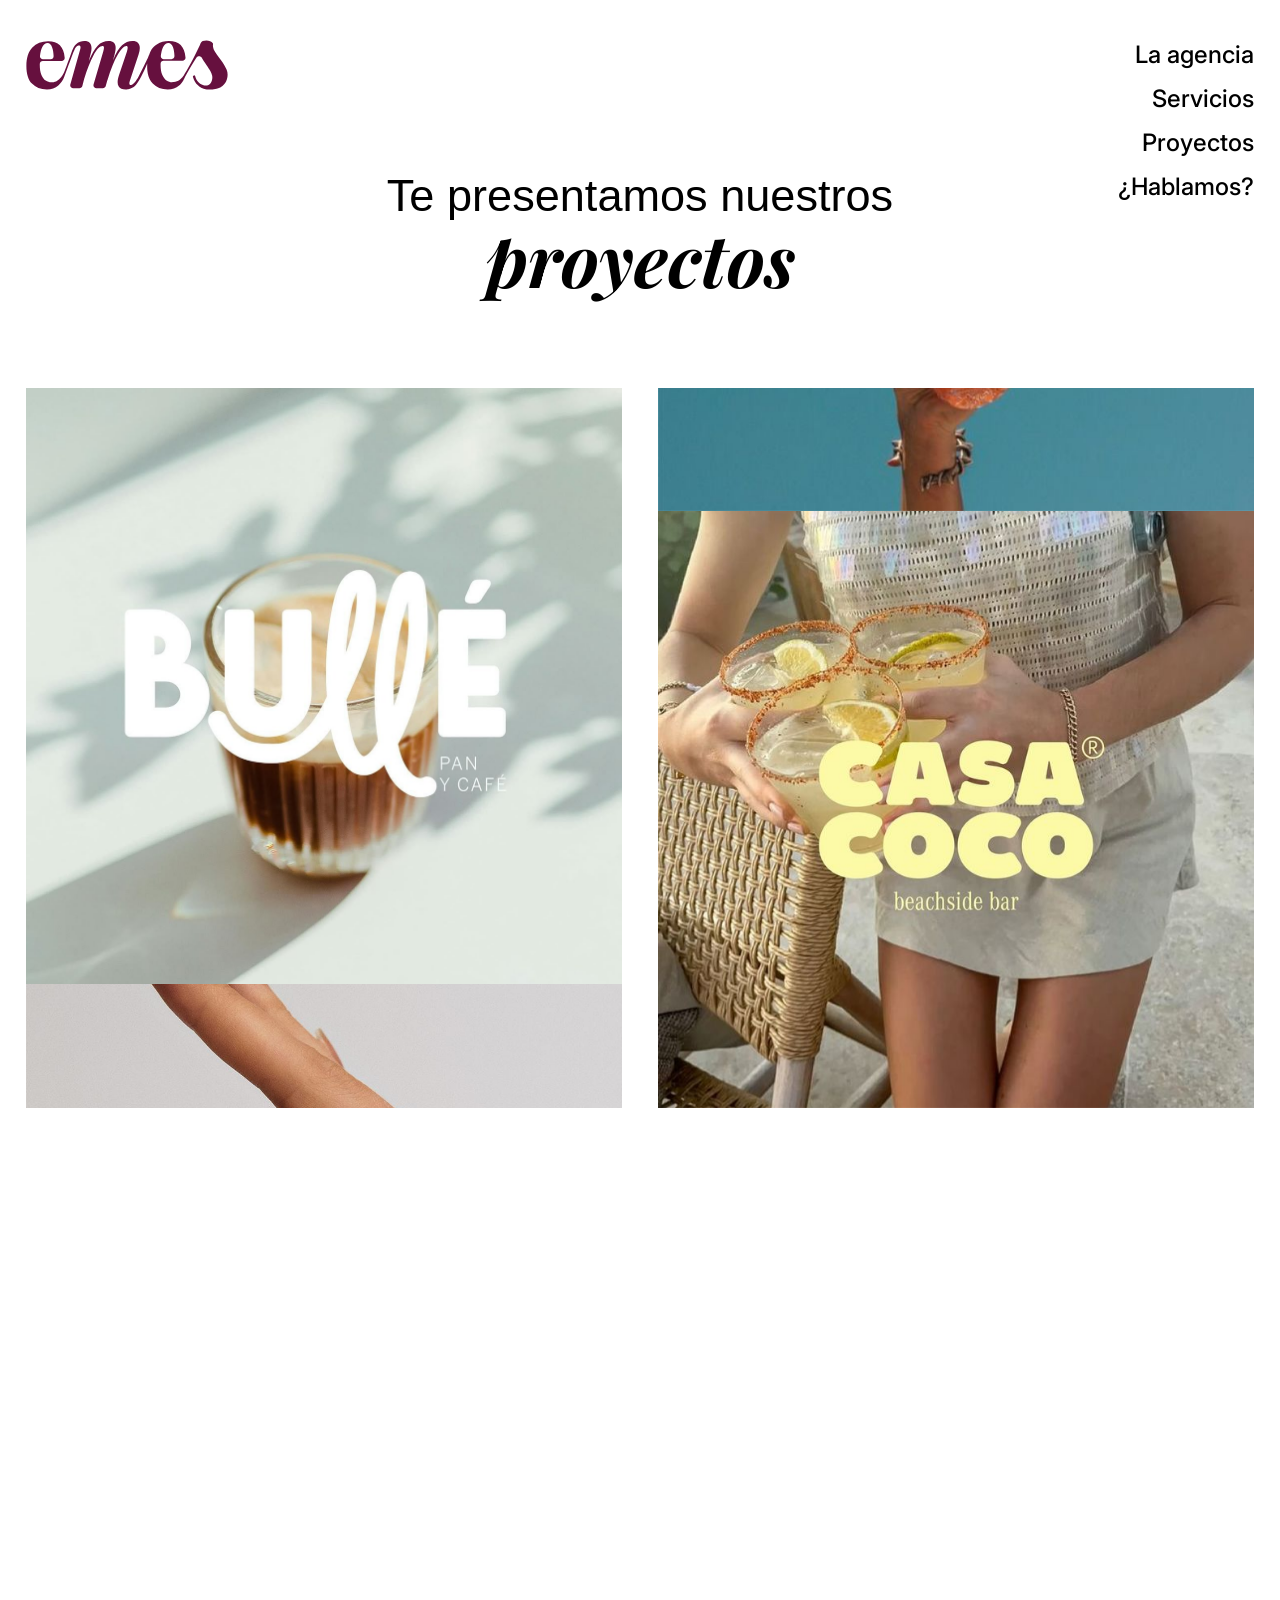
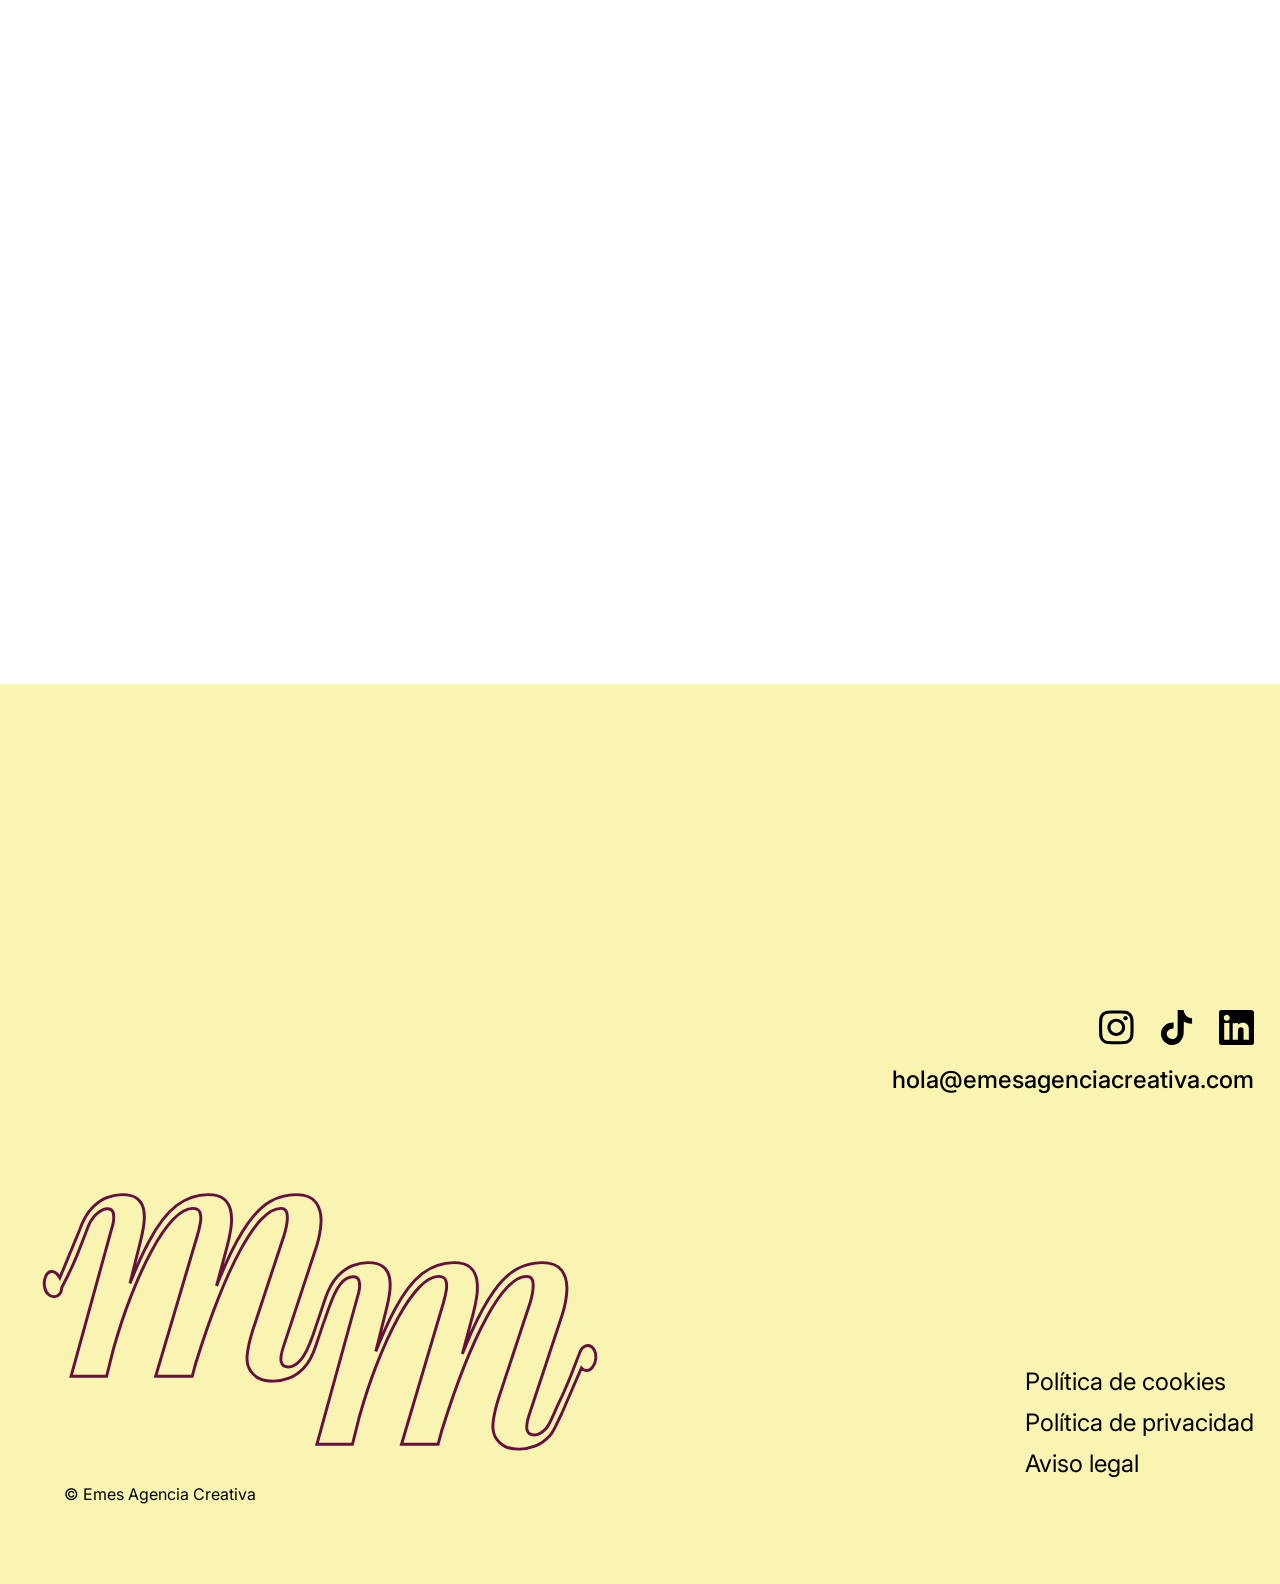
<file: proyectos/index.html>
<!DOCTYPE html>
<html lang="es">

<head>
    <meta charset="UTF-8">
    <meta name="viewport" content="width=device-width, initial-scale=1.0">
    <title>Emes Agencia Creativa - Proyectos</title>
    <!-- cambiar el codigo de las fuentes, con las dos seleccionadas ese codigo -->
    <!-- Playfair Display -->
    <link rel="preconnect" href="https://fonts.googleapis.com">
    <link rel="preconnect" href="https://fonts.gstatic.com" crossorigin>
    <link
        href="https://fonts.googleapis.com/css2?family=Inter:wght@100..900&family=Playfair+Display:ital,wght@0,400..900;1,400..900&display=swap"
        rel="stylesheet">
    <!-- Excon variable -->
    <link href="https://api.fontshare.com/v2/css?f[]=excon@1,2&display=swap" rel="stylesheet">
    <!-- Inter -->
    <link rel="stylesheet" href="estilo-proyectos.css">
    <link rel="stylesheet" href="../estilo.css">
</head>

<body>
    <header class="header">
        <nav class="nav-container" id="main-nav">
            <h1 class="header__logo">
                <a href="../index.html" aria-label="Emes Agencia Creativa - inicio">
                    <?xml version="1.0" encoding="UTF-8"?>
                    <svg id="svg-emes" data-name="Capa 1" xmlns="http://www.w3.org/2000/svg" viewBox="0 0 265.86 65.79"
                        class="emes-logo-svg vertical-align">
                        <defs>
                            <style>
                                .logo-emes {
                                    fill: #66103e;
                                }
                            </style>
                        </defs>
                        <path class="logo-emes"
                            d="M264.21,39.66v-.12c-1.44-3.66-4.04-8.09-7.8-13.31l-2.72-3.62c-3.07-4.04-5.23-7.33-6.48-9.89-.31-.64-.76-1.99-1.08-3.75-.47-2.64.33-3.66-.31-4.66-2.44-3.87-8.82-4.66-13.31-2.93-1.08.42-2.81,2.23-3.65,5.11-9.07,19.13-16.88,33.25-21.14,39.73-.57.88-4.19,6.26-9.12,8.18-3.12,1.22-6.31,1.16-6.31,1.16-2.65,0-5.12-.78-7.42-2.34-2.3-1.55-4.17-4.05-5.61-7.47-1.44-3.42-2.16-7.71-2.16-12.86,0-.56,0-1.08,0-1.58.02-2.17,1.78-3.91,3.95-3.91h24.89c2.31,0,4.13-1.98,3.94-4.29-1.15-14.44-8.42-21.65-21.8-21.65-6,0-11.17,1.35-15.52,4.02-2.99,1.84-4.83,3.84-5.28,4.34-3.45,3.78-4.09,6.99-6.69,13.21-.13.31-.27.63-.27.63-.21.44-.41.82-.57,1.12-1.55,3.23-3.14,6.47-4.76,9.72-2.65,5.35-5.31,10.6-7.99,15.76-.03.06-.06.12-.1.18-.56.94-5.39,8.9-8.7,8.9-1.01,0-1.55-.5-1.55-.5-.44-.41-.67-1.06-.67-1.96,0-.78.24-1.91.71-3.38l11.45-34.47c1.08-3.11,1.63-5.96,1.63-8.53,0-2.81-.78-5.03-2.34-6.66-1.55-1.63-3.97-2.46-7.24-2.46-5.23,0-9.84,1.87-13.85,5.61-4.01,3.74-7.97,10.24-11.86,19.52l2.1-7.47c.94-3.5,1.4-6.35,1.4-8.53,0-6.08-3.08-9.12-9.22-9.12-5.61,0-10.43,2.03-14.42,6.08-4.01,4.05-7.93,10.83-11.75,20.33l2.57-10.05c.71-2.65,1.06-4.98,1.06-7.02,0-2.81-.74-5.06-2.22-6.78-1.48-1.71-3.89-2.57-7.24-2.57-1.99,0-3.85.31-5.61.94-1.94.69-3.27,1.58-3.68,1.87-2.9,2.01-4.43,4.65-5.17,6.24-.51.98-.98,2.05-1.4,3.21l-3.15,8.88c-.6,1.59-2.21,5.92-4.39,11.75-2.46,6.56-3.72,9.89-5.74,12.84-.5.73-4.1,5.93-8.05,7.45-1.78.68-5.02,1.15-6.15,1.15h-.09c-2.65,0-5.12-.78-7.42-2.34-2.3-1.55-4.17-4.05-5.61-7.47-1.44-3.42-2.16-7.71-2.16-12.86,0-.56,0-1.08,0-1.58.02-2.17,1.78-3.91,3.95-3.91h24.89c2.31,0,4.13-1.98,3.94-4.29C49.77,8.82,42.51,1.61,29.13,1.61c-8.65,0-15.59,2.78-20.8,8.35C3.1,15.52.5,23.57.5,34.09s2.43,18.06,7.3,23.31c4.87,5.25,11.43,7.89,19.69,7.89,6,0,11-1.78,15.01-5.32,3.62-3.2,6.22-7.02,7.84-11.45.68-1.86,3.89-10.52,9.63-26l2.22-5.96c.57-1.32.95-2.22,1.52-3.55l.33-.73c.24-.55.31-.74.44-1.03,0,0,.26-.58.97-1.48.2-.25.36-.42.4-.47,1.66-1.83,2.95-2.16,3.8-2.16,1.4,0,2.1.82,2.1,2.46,0,.93-.2,2.06-.59,3.38l-12.84,45.45c-.71,2.52,1.18,5.03,3.8,5.03h8.19c1.8,0,3.38-1.22,3.83-2.96l2.28-8.83v.12c3.89-13.01,8.05-23.56,12.44-31.67,4.4-8.1,8.35-12.15,11.86-12.15,1.24,0,1.87.74,1.87,2.22,0,1.16-.31,2.77-.94,4.8l-12.77,43.42c-.74,2.53,1.15,5.07,3.79,5.07h8.43c1.77,0,3.33-1.18,3.8-2.89l2.24-7.99v.35c4.52-14.65,9.02-25.81,13.5-33.48,4.48-7.67,8.31-11.51,11.51-11.51,1.08,0,1.63.78,1.63,2.34,0,1.1-.31,2.65-.94,4.68l-10.52,31.55c-1.16,3.5-1.75,6.55-1.75,9.12,0,2.18.43,3.93,1.28,5.25,1.71,2.81,4.83,4.21,9.34,4.21.61,0,1.61,0,2.87-.21,0,0,2.89-.46,5.67-2,4.04-2.22,6.87-5.51,11.89-15.03,2.3-4.36,5.11-10.1,7.93-17.05-.04.68-.1,1.79-.1,3.18,0,4.59.01,15.44,7.3,23.31,4.87,5.25,11.43,7.89,19.69,7.89,6,0,11-1.78,15.01-5.32.89-.78,3.24-2.86,5.37-6.32,1.18-1.89,1.8-3.44,1.96-3.79,1.23-2.88,5.4-10.26,15.61-26.62,1.61-2.58,5.4-2.52,6.91.12,1.35,2.37,3.38,5.57,6.11,9.59,2.31,3.37,4.02,5.97,5.13,7.83,1.11,1.84,1.89,3.83,2.36,5.93.47,2.12.37,4.32-.31,6.64-.51,1.76-1.48,4.49-4.39,5.92-2.72,1.32-5.58.71-6.57.44-3.65-.97-5.91-3.18-6.98-4.34-2.45-2.65-3.51-5.57-3.98-7.57-.19-.8-.99-1.29-1.79-1.14-.01,0-.02,0-.03,0-.85.17-1.41,1-1.21,1.84.26,1.11.65,2.35,1.21,3.66,1.2,2.84,2.77,4.9,3.97,6.26.77.8,2.55,2.52,4.76,3.89,1.23.76,2.38,1.28,2.69,1.42,1.11.48,1.78.71,2.65.91,2.85.72,8.58,1.14,14.12,0,1.89-.39,5.5-.93,9.45-3.99,2.86-2.21,4.82-5.13,5.88-8.78,1.31-4.47,1.23-8.52-.22-12.16ZM177.42,20.76c.6-5.04,1.62-8.93,3.05-11.65h-.01c1.83-3.46,4.14-5.2,6.95-5.2s4.77,2.01,6.14,6.02c1.04,3.07,1.64,6.77,1.79,11.1.08,2.26-1.69,4.15-3.95,4.15h-10.05c-2.36,0-4.21-2.07-3.93-4.42ZM18.39,20.89c.6-5.04,1.62-8.93,3.05-11.65h-.01c1.83-3.46,4.14-5.2,6.95-5.2s4.77,2.01,6.14,6.02c1.04,3.07,1.64,6.77,1.79,11.1.08,2.26-1.69,4.15-3.95,4.15h-10.05c-2.36,0-4.21-2.07-3.93-4.42Z" />
                    </svg>
                    <span class="visually-hidden">Emes Agencia Creativa</span>
                </a>
            </h1>
    
            <input type="checkbox" id="menu-toggle" class="menu-checkbox">
    
            <label for="menu-toggle" class="nav__burguer" aria-label="Abrir menú">
                <span></span>
                <span></span>
                <span></span>
            </label>
    
            <div class="header__menu">
                <ul class="header__menu_list">
                    <li><a href="../la-agencia/index.html">La agencia</a></li>
                    <li><a href="../servicios/index.html">Servicios</a></li>
                    <li><a href="../proyectos/index.html">Proyectos</a></li>
                    <li><a href="../contacto/index.html">¿Hablamos?</a></li>
                </ul>
            </div>
    
            <!-- OVERLAY MENÚ HAMBURGUESA -->
            <div class="menu__overlay">
    
                <div class="menu__overlay_header">
                    <?xml version="1.0" encoding="UTF-8"?>
                    <svg id="svg-emes-contorno" data-name="Capa 1" xmlns="http://www.w3.org/2000/svg"
                        viewBox="-3 -3 271.86 71.79" class="emes-logo-svg">
                        <defs>
                            <style>
                                .cls-1 {
                                    fill: none;
                                    stroke: #66103e;
                                    stroke-miterlimit: 10;
                                }
                            </style>
                        </defs>
                        <path class="cls-1"
                            d="M264.21,39.66v-.12c-1.44-3.66-4.04-8.09-7.8-13.31l-2.72-3.62c-3.07-4.04-5.23-7.33-6.48-9.89-.31-.64-.76-1.99-1.08-3.75-.47-2.64.33-3.66-.31-4.66-2.44-3.87-8.82-4.66-13.31-2.93-1.08.42-2.81,2.23-3.65,5.11-9.07,19.13-16.88,33.25-21.14,39.73-.57.88-4.19,6.26-9.12,8.18-3.12,1.22-6.31,1.16-6.31,1.16-2.65,0-5.12-.78-7.42-2.34-2.3-1.55-4.17-4.05-5.61-7.47-1.44-3.42-2.16-7.71-2.16-12.86,0-.56,0-1.08,0-1.58.02-2.17,1.78-3.91,3.95-3.91h24.89c2.31,0,4.13-1.98,3.94-4.29-1.15-14.44-8.42-21.65-21.8-21.65-6,0-11.17,1.35-15.52,4.02-2.99,1.84-4.83,3.84-5.28,4.34-3.45,3.78-4.09,6.99-6.69,13.21-.13.31-.27.63-.27.63-.21.44-.41.82-.57,1.12-1.55,3.23-3.14,6.47-4.76,9.72-2.65,5.35-5.31,10.6-7.99,15.76-.03.06-.06.12-.1.18-.56.94-5.39,8.9-8.7,8.9-1.01,0-1.55-.5-1.55-.5-.44-.41-.67-1.06-.67-1.96,0-.78.24-1.91.71-3.38l11.45-34.47c1.08-3.11,1.63-5.96,1.63-8.53,0-2.81-.78-5.03-2.34-6.66-1.55-1.63-3.97-2.46-7.24-2.46-5.23,0-9.84,1.87-13.85,5.61-4.01,3.74-7.97,10.24-11.86,19.52l2.1-7.47c.94-3.5,1.4-6.35,1.4-8.53,0-6.08-3.08-9.12-9.22-9.12-5.61,0-10.43,2.03-14.42,6.08-4.01,4.05-7.93,10.83-11.75,20.33l2.57-10.05c.71-2.65,1.06-4.98,1.06-7.02,0-2.81-.74-5.06-2.22-6.78-1.48-1.71-3.89-2.57-7.24-2.57-1.99,0-3.85.31-5.61.94-1.94.69-3.27,1.58-3.68,1.87-2.9,2.01-4.43,4.65-5.17,6.24-.51.98-.98,2.05-1.4,3.21l-3.15,8.88c-.6,1.59-2.21,5.92-4.39,11.75-2.46,6.56-3.72,9.89-5.74,12.84-.5.73-4.1,5.93-8.05,7.45-1.78.68-5.02,1.15-6.15,1.15h-.09c-2.65,0-5.12-.78-7.42-2.34-2.3-1.55-4.17-4.05-5.61-7.47-1.44-3.42-2.16-7.71-2.16-12.86,0-.56,0-1.08,0-1.58.02-2.17,1.78-3.91,3.95-3.91h24.89c2.31,0,4.13-1.98,3.94-4.29C49.77,8.82,42.51,1.61,29.13,1.61c-8.65,0-15.59,2.78-20.8,8.35C3.1,15.52.5,23.57.5,34.09s2.43,18.06,7.3,23.31c4.87,5.25,11.43,7.89,19.69,7.89,6,0,11-1.78,15.01-5.32,3.62-3.2,6.22-7.02,7.84-11.45.68-1.86,3.89-10.52,9.63-26l2.22-5.96c.57-1.32.95-2.22,1.52-3.55l.33-.73c.24-.55.31-.74.44-1.03,0,0,.26-.58.97-1.48.2-.25.36-.42.4-.47,1.66-1.83,2.95-2.16,3.8-2.16,1.4,0,2.1.82,2.1,2.46,0,.93-.2,2.06-.59,3.38l-12.84,45.45c-.71,2.52,1.18,5.03,3.8,5.03h8.19c1.8,0,3.38-1.22,3.83-2.96l2.28-8.83v.12c3.89-13.01,8.05-23.56,12.44-31.67,4.4-8.1,8.35-12.15,11.86-12.15,1.24,0,1.87.74,1.87,2.22,0,1.16-.31,2.77-.94,4.8l-12.77,43.42c-.74,2.53,1.15,5.07,3.79,5.07h8.43c1.77,0,3.33-1.18,3.8-2.89l2.24-7.99v.35c4.52-14.65,9.02-25.81,13.5-33.48,4.48-7.67,8.31-11.51,11.51-11.51,1.08,0,1.63.78,1.63,2.34,0,1.1-.31,2.65-.94,4.68l-10.52,31.55c-1.16,3.5-1.75,6.55-1.75,9.12,0,2.18.43,3.93,1.28,5.25,1.71,2.81,4.83,4.21,9.34,4.21.61,0,1.61,0,2.87-.21,0,0,2.89-.46,5.67-2,4.04-2.22,6.87-5.51,11.89-15.03,2.3-4.36,5.11-10.1,7.93-17.05-.04.68-.1,1.79-.1,3.18,0,4.59.01,15.44,7.3,23.31,4.87,5.25,11.43,7.89,19.69,7.89,6,0,11-1.78,15.01-5.32.89-.78,3.24-2.86,5.37-6.32,1.18-1.89,1.8-3.44,1.96-3.79,1.23-2.88,5.4-10.26,15.61-26.62,1.61-2.58,5.4-2.52,6.91.12,1.35,2.37,3.38,5.57,6.11,9.59,2.31,3.37,4.02,5.97,5.13,7.83,1.11,1.84,1.89,3.83,2.36,5.93.47,2.12.37,4.32-.31,6.64-.51,1.76-1.48,4.49-4.39,5.92-2.72,1.32-5.58.71-6.57.44-3.65-.97-5.91-3.18-6.98-4.34-2.45-2.65-3.51-5.57-3.98-7.57-.19-.8-.99-1.29-1.79-1.14-.01,0-.02,0-.03,0-.85.17-1.41,1-1.21,1.84.26,1.11.65,2.35,1.21,3.66,1.2,2.84,2.77,4.9,3.97,6.26.77.8,2.55,2.52,4.76,3.89,1.23.76,2.38,1.28,2.69,1.42,1.11.48,1.78.71,2.65.91,2.85.72,8.58,1.14,14.12,0,1.89-.39,5.5-.93,9.45-3.99,2.86-2.21,4.82-5.13,5.88-8.78,1.31-4.47,1.23-8.52-.22-12.16ZM177.42,20.76c.6-5.04,1.62-8.93,3.05-11.65h-.01c1.83-3.46,4.14-5.2,6.95-5.2s4.77,2.01,6.14,6.02c1.04,3.07,1.64,6.77,1.79,11.1.08,2.26-1.69,4.15-3.95,4.15h-10.05c-2.36,0-4.21-2.07-3.93-4.42ZM18.39,20.89c.6-5.04,1.62-8.93,3.05-11.65h-.01c1.83-3.46,4.14-5.2,6.95-5.2s4.77,2.01,6.14,6.02c1.04,3.07,1.64,6.77,1.79,11.1.08,2.26-1.69,4.15-3.95,4.15h-10.05c-2.36,0-4.21-2.07-3.93-4.42Z" />
                    </svg>
                </div>
    
                <nav class="menu__overlay_nav">
                    <ul class="menu__overlay_nav_list">
                        <li><a href="../la-agencia/index.html">La agencia</a></li>
                        <li><a href="../servicios/index.html">Servicios</a></li>
                        <li><a href="../proyectos/index.html">Proyectos</a></li>
                        <li><a href="../contacto/index.html">¿Hablamos?</a></li>
                    </ul>
                </nav>
    
                <div class="menu__overlay_footer">
                    <?xml version="1.0" encoding="UTF-8"?>
                    <svg id="svg-mm-contorno" data-name="Capa 1" xmlns="http://www.w3.org/2000/svg"
                        viewBox="0 0 200.99 90.3" class="logo-mm-contorno__footer">
                        <defs>
                            <style>
                                .cls-1 {
                                    fill: none;
                                    stroke: #66103e;
                                    stroke-miterlimit: 10;
                                }
                            </style>
                        </defs>
                        <path class="cls-1"
                            d="M192.12,53.21c-1.42-.15-2.76,1.22-3.22,3.16-1.03,2.36-2.73,7.93-6.84,16.38-2.03,4.17-3.01,7.31-4.39,8.79-1.39,1.48-2.73,2.23-4.04,2.23s-2.12-.55-2.43-1.64c-.31-1.09-.08-2.81.69-5.16l11.32-34.35c.92-2.89,1.44-5.67,1.56-8.32.12-2.66-.46-4.88-1.73-6.68-1.27-1.8-3.52-2.7-6.76-2.7s-6.07.76-8.72,2.29c-2.66,1.52-5.24,4.03-7.74,7.5-2.5,3.48-5.03,8.09-7.57,13.83-1.02,2.31-2.08,4.84-3.16,7.58l3.63-13.5c.54-2.03.96-4.08,1.27-6.15.31-2.07.31-3.99,0-5.74-.31-1.76-1.06-3.16-2.25-4.22-1.2-1.06-3.06-1.58-5.6-1.58-3.85,0-7.39,1.23-10.63,3.69-3.24,2.46-6.4,6.56-9.48,12.31-2.08,3.87-4.24,8.66-6.49,14.32l3.49-13.91c.46-1.8.85-3.63,1.15-5.51.31-1.88.35-3.65.12-5.33-.23-1.68-.92-3.03-2.08-4.05-1.15-1.01-2.93-1.52-5.31-1.52-1.69,0-3.45.35-5.26,1.05-1.81.7-3.52,1.92-5.14,3.63-1.62,1.72-3,4.18-4.16,7.38l-2.58,7.74h-.01l-1.62,4.81c-1.54,4.38-3.01,7.31-4.39,8.79-1.39,1.48-2.73,2.23-4.04,2.23s-2.12-.55-2.43-1.64c-.31-1.09-.08-2.81.69-5.16l11.32-34.35c.92-2.89,1.44-5.67,1.56-8.32.12-2.66-.46-4.88-1.73-6.68-1.27-1.8-3.52-2.7-6.76-2.7s-6.07.76-8.72,2.29c-2.66,1.52-5.24,4.03-7.74,7.5-2.5,3.48-5.03,8.09-7.57,13.83-1.02,2.31-2.08,4.84-3.16,7.58l3.63-13.5c.54-2.03.96-4.08,1.27-6.15.31-2.07.31-3.99,0-5.74-.31-1.76-1.06-3.16-2.25-4.22-1.2-1.06-3.06-1.58-5.6-1.58-3.85,0-7.39,1.23-10.63,3.69-3.24,2.46-6.4,6.56-9.48,12.31-2.08,3.87-4.24,8.66-6.49,14.32l3.49-13.91c.46-1.8.85-3.63,1.15-5.51.31-1.88.35-3.65.12-5.33-.23-1.68-.92-3.03-2.08-4.05-1.15-1.01-2.93-1.52-5.31-1.52-1.69,0-3.45.35-5.26,1.05-1.81.7-3.52,1.92-5.14,3.63-1.62,1.72-3,4.18-4.16,7.38l-6.76,16.34c-.69-1.26-1.85-2.3-2.96-2.14-1.63.23-2.61,2.62-2.28,5,.33,2.38,1.92,3.79,3.55,3.55,1.32-.19,2.25-1.3,2.38-3.11,4.91-9.22,6.19-13.57,7.1-15.9.84-2.15,1.16-2.99,1.9-4.96.3-.8.98-2.17,2.15-3.53,0,0,2.2-2.52,4.39-2.52,1.08,0,1.73.41,1.96,1.23.23.82.29,1.76.17,2.81-.12,1.06-.33,1.98-.64,2.76l-13.87,50.41h12.13l2.36-9.4c1.79-6.35,3.75-12.29,5.9-17.79,2.35-6.02,4.76-11.29,7.22-15.82,2.46-4.53,4.89-8.05,7.28-10.55,2.39-2.5,4.58-3.75,6.59-3.75,1.31,0,2.14.43,2.48,1.29.35.86.42,1.95.23,3.28-.19,1.33-.52,2.77-.98,4.34l-14.33,48.41h12.48l1.43-5.32-.04.28c2.46-7.97,4.97-15.16,7.51-21.57,2.54-6.41,5.06-11.92,7.57-16.53,2.5-4.61,4.91-8.13,7.22-10.55,2.31-2.42,4.51-3.63,6.59-3.63,1.46,0,2.2.92,2.2,2.75s-.35,3.89-1.04,6.15l-10.86,32.94c-.92,2.97-1.52,5.61-1.79,7.91-.27,2.31.1,4.2,1.1,5.69.69,1.1,1.66,1.95,2.89,2.58,1.23.62,2.89.94,4.97.94,1.69,0,3.45-.33,5.26-1s3.52-1.85,5.14-3.58c1.62-1.72,2.96-4.22,4.04-7.5l2.57-7.62h.02l1.73-4.92c1.39-3.99,2.73-6.82,4.04-8.5,1.31-1.68,2.77-2.52,4.39-2.52,1.08,0,1.73.41,1.96,1.23.23.82.29,1.76.17,2.81-.12,1.06-.33,1.98-.64,2.76l-13.87,50.41h12.13l2.36-9.4c1.79-6.35,3.75-12.29,5.9-17.79,2.35-6.02,4.76-11.29,7.22-15.82,2.46-4.53,4.89-8.05,7.28-10.55,2.39-2.5,4.58-3.75,6.59-3.75,1.31,0,2.14.43,2.48,1.29.35.86.42,1.95.23,3.28-.19,1.33-.52,2.77-.98,4.34l-14.33,48.41h12.48l1.43-5.32-.04.28c2.46-7.97,4.97-15.16,7.51-21.57,2.54-6.41,5.06-11.92,7.57-16.53,2.5-4.61,4.91-8.13,7.22-10.55,2.31-2.42,4.51-3.63,6.59-3.63,1.46,0,2.2.92,2.2,2.75s-.35,3.89-1.04,6.15l-10.86,32.94c-.92,2.97-1.52,5.61-1.79,7.91-.27,2.31.1,4.2,1.1,5.69.69,1.1,1.66,1.95,2.89,2.58,1.23.62,2.89.94,4.97.94,1.69,0,3.45-.33,5.26-1s3.52-1.85,5.14-3.58c1.62-1.72,2.35-4.35,4.04-7.5l6.74-15.61c.42.49.94.81,1.53.87,1.62.17,3.12-1.61,3.36-3.98.24-2.36-.88-4.41-2.5-4.58Z" />
                    </svg>
    
                    <div class="footer__items">
                        <div class="footer__social-icons">
                            <a href="#" aria-label="Instagram">
                                <svg width="44" height="43" viewBox="0 0 44 43" fill="none"
                                    xmlns="http://www.w3.org/2000/svg">
                                    <path
                                        d="M31.9839 42.2702C24.9396 42.6569 18.2015 42.6569 11.4635 42.2702C5.20669 41.8835 0.612551 37.4577 0.262522 31.3562C-0.0875074 24.6961 -0.0875074 18.1649 0.262522 11.4618C0.525044 5.66109 4.8129 0.891594 10.6759 0.418942C18.0703 -0.139647 25.1584 -0.139647 32.5527 0.418942C38.6345 0.848626 43.0536 5.70406 43.3162 11.6767C43.5787 18.3368 43.5787 24.6961 43.2286 31.3562C42.9224 37.3288 38.4157 42.0124 32.0277 42.3131L31.9839 42.2702ZM32.1152 38.403C36.4906 38.1452 39.1158 34.7507 39.3345 30.8406C39.6846 24.3953 39.6846 18.1219 39.3345 11.6337C39.1158 7.80951 36.5343 4.58688 32.509 4.24313C25.1584 3.64157 17.9828 3.5986 10.6759 4.2861C7.26311 4.62985 4.68165 7.29389 4.37537 10.6884C3.71906 17.7352 3.76282 24.6961 4.37537 31.7429C4.68165 35.4382 7.6569 38.1452 11.4197 38.403C18.289 38.8327 25.0709 38.8757 32.1589 38.403H32.1152Z"
                                        fill="black" />
                                    <path
                                        d="M35.9217 9.91453C35.9217 8.49657 34.7404 7.37939 33.3403 7.37939C31.9401 7.37939 30.7588 8.49657 30.7588 9.91453C30.7588 11.3325 31.9401 12.4497 33.3403 12.4497C34.7404 12.4497 35.9217 11.3325 35.9217 9.91453Z"
                                        fill="black" />
                                    <path
                                        d="M32.8593 21.3017C32.8593 27.3172 27.8714 32.2156 21.7021 32.2156C15.5328 32.2156 10.5449 27.3172 10.5449 21.3017C10.5449 15.2861 15.5328 10.3877 21.7021 10.3877C27.8714 10.3877 32.8593 15.2861 32.8593 21.3017ZM28.9652 21.2587C28.9652 17.3486 25.7275 14.1689 21.7459 14.1689C17.7643 14.1689 14.5265 17.3486 14.5265 21.2587C14.5265 25.1688 17.7643 28.3485 21.7459 28.3485C25.7275 28.3485 28.9652 25.1688 28.9652 21.2587Z"
                                        fill="black" />
                                    <path
                                        d="M33.3403 12.4497C34.766 12.4497 35.9217 11.3146 35.9217 9.91453C35.9217 8.51441 34.766 7.37939 33.3403 7.37939C31.9146 7.37939 30.7588 8.51441 30.7588 9.91453C30.7588 11.3146 31.9146 12.4497 33.3403 12.4497Z"
                                        fill="black" />
                                </svg>
                            </a>
    
                            <a href="#" aria-label="TikTok">
                                <svg width="40" height="45" viewBox="0 0 40 45" fill="none"
                                    xmlns="http://www.w3.org/2000/svg">
                                    <path
                                        d="M9.56337 44.2223C5.0396 42.7078 2.05306 38.9866 0.867215 35.4817C-0.757829 30.7219 -0.0990411 25.8757 2.84361 22.1111C6.04977 18.0005 10.9688 16.2264 16.2832 16.1831V23.5823C13.7797 24.2747 11.2763 24.7074 9.47555 26.2218C6.22546 28.9911 7.05993 33.7941 10.3539 36.0442C12.5499 37.5154 15.1852 37.9481 17.6447 36.7365C19.4893 35.8278 21.4218 33.1451 21.4218 30.4623L21.5096 0H29.1518C29.8984 5.92804 33.7633 10.3416 40 10.4714V17.7408C36.135 18.0437 33.0167 16.7456 29.4153 14.885L29.2396 29.7267C29.2396 33.5778 27.5267 37.2558 25.0233 40.0683C21.2022 44.3521 15.273 46.1262 9.56337 44.2656V44.2223Z"
                                        fill="black" />
                                </svg>
                            </a>
    
                            <a href="#" aria-label="LinkedIn">
                                <svg width="43" height="43" viewBox="0 0 43 43" fill="none"
                                    xmlns="http://www.w3.org/2000/svg">
                                    <path
                                        d="M40.223 42.9566H2.73362C1.30174 42.9566 0 41.5247 0 40.1362V3.25429C0 1.34511 1.04141 0.347124 2.95059 0H39.8759C41.3945 0 43 1.30172 43 2.82038V40.1362C43 41.3946 41.8719 43 40.2664 43L40.223 42.9566ZM13.2775 9.5893C13.2775 7.54995 11.5853 5.85772 9.54596 5.85772C7.50661 5.85772 5.81438 7.50656 5.81438 9.5893C5.81438 11.672 7.50661 13.3209 9.54596 13.3209C11.5853 13.3209 13.2775 11.672 13.2775 9.5893ZM23.3007 24.776C23.3007 22.6932 25.0363 21.4349 26.5984 21.3047C28.0737 21.218 30.113 22.2593 30.113 24.0817L30.1998 36.6216H36.665L36.6216 22.6499C36.6216 18.7447 33.888 15.9243 30.0696 15.5772C27.553 15.3602 25.3401 16.1847 23.6044 17.8769L22.9536 16.0545L16.8355 16.1413V36.665H23.1706L23.3007 24.776ZM12.8002 16.0545H6.37841V36.665H12.8002V16.0545Z"
                                        fill="black" />
                                </svg>
                            </a>
                        </div>
    
                        <p class="footer__copyright">© Emes Agencia Creativa</p>
                    </div>
                </div>
    
            </div>
    
        </nav>
    </header>

<div class="titulo-pagina">
    <h2 class="titulo1-excon">Te presentamos nuestros</h2>
    <h2 class="titulo2-playfair">proyectos</h2>
</div>
   


<main class="projects-section">
    <!-- hacemos las dos columnas -->
    <div class="projects-grid">
        <div class="left-column carousel-track" id="left-column">
            <div class="project-list" id="left-list">
                <!-- project-card es el contenedor externo de cada tarjeta -->
                <div class="project-card">
                    <!-- card-inner es la tarjeta que gira -->
                    <div class="card-inner">
                        <!-- card-front es la cara principal de la tarjeta con la foto -->
                        <a href="../pag proyectos/index.html" class="card-front">
                            <img src="assets/img-proyectos-1-bulle.jpg" alt="BULLÉ" class="card-img">
                        </a>
                        <div class="card-back">
                            <!-- card-back es la cara que vemos cuando gira -->
                            <a href="../pag proyectos/index.html" class="card-front">
                            <h2 class="card-title">BULLÉ</h2>
                            <p class="card-description">Rebranding</p>
                        </div>
                    </div>
                </div>
                <div class="project-card">
                    <div class="card-inner">
                        <a href="#" class="card-front">
                            <img src="assets/img-proyectos-2-joyas.jpg" alt="Victoria Sayeg Jewelry" class="card-img">
                        </a>
                        <div class="card-back">
                            <h2 class="card-title">VICTORIA SAYEG</h2>
                            <p class="card-description">Audiovisual</p>
                        </div>
                    </div>
                </div>
                <div class="project-card">
                    <div class="card-inner">
                        <a href="#" class="card-front">
                            <img src="assets/img-proyectos-3-pan.jpeg" alt="DOLCE" class="card-img">
                        </a>
                        <div class="card-back">
                            <h2 class="card-title">DOLCE</h2>
                            <p class="card-description">UX/UI</p>
                        </div>
                    </div>
                </div>
                <div class="project-card">
                    <div class="card-inner">
                        <a href="#" class="card-front">
                            <img src="assets/img-proyectos-4-pizza.jpg" alt="PIZZA" class="card-img">
                        </a>
                        <div class="card-back">
                            <h2 class="card-title">PIZZERIA</h2>
                            <p class="card-description">Social Media</p>
                        </div>
                    </div>
                </div>
            </div>
        </div>

        <div class="right-column carousel-track" id="right-column">
            <div class="project-list" id="right-list">
                <div class="project-card">
                    <div class="card-inner">
                        <a href="#" class="card-front">
                            <img src="assets/img-proyectos-5-matcha.jpeg" alt="Matcha" class="card-img">
                        </a>
                        <div class="card-back">
                            <h2 class="card-title">FRESH FUSE</h2>
                            <p class="card-description">Branding</p>
                        </div>
                    </div>
                </div>
                <div class="project-card">
                    <div class="card-inner">
                        <a href="#" class="card-front">
                            <img src="assets/img-proyectos-6-flow.jpeg" alt="FLOW PILATES" class="card-img">
                        </a>
                        <div class="card-back">
                            <h2 class="card-title">FLOW PILATES</h2>
                            <p class="card-description">Diseño Gráfico</p>
                        </div>
                    </div>
                </div>
                <div class="project-card">
                    <div class="card-inner">
                        <a href="#" class="card-front">
                            <img src="assets/img-proyectos-7-vitamine.jpg" alt="VITAMINE" class="card-img">
                        </a>
                        <div class="card-back">
                            <h2 class="card-title">VITAMINE</h2>
                            <p class="card-description">Diseño Web</p>
                        </div>
                    </div>
                </div>
                <div class="project-card">
                    <div class="card-inner">
                        <a href="#" class="card-front">
                            <img src="assets/img-proyectos-8-coco.jpg" alt="COCO" class="card-img">
                        </a>
                        <div class="card-back">
                            <h2 class="card-title">COCO</h2>
                            <p class="card-description">Audiovisual | UX/UI</p>
                        </div>
                    </div>
                </div>
            </div>
        </div>

    </div>
</main>

<!-- FOOTER MÓVIL -->
<footer class="footer-mobile">
    <div class="footer-mobile__top">
        <a href="mailto:hola@emesagenciacreativa.com" class="footer-mobile__email">hola@emesagenciacreativa.com</a>

        <!-- nav semántico para los links legales, usamos nav porque es un grupo de enlaces de navegación pero se diferencia del nav principal del header con aria label-->
        <nav class="footer-mobile__legal" aria-label="Enlaces legales">
            <a href="../../uso de datos/cookies/index.html">Política de cookies</a>
            <a href="../../uso de datos/politica privacidad/index.html">Política de privacidad</a>
            <a href="../../uso de datos/aviso legal/index.html">Aviso legal</a>
        </nav>
    </div>
    <div class="footer-mobile__bottom">
        <!-- SVG de logo-mm-contorno -->
        <?xml version="1.0" encoding="UTF-8"?>
        <svg id="svg-mm-contorno" data-name="Capa 1" xmlns="http://www.w3.org/2000/svg" viewBox="0 0 200.99 90.3"
            class="logo-mm-contorno__footer">
            <defs>
                <style>
                    .cls-1 {
                        fill: none;
                        stroke: #66103e;
                        stroke-miterlimit: 10;
                    }
                </style>
            </defs>
            <path class="cls-1"
                d="M192.12,53.21c-1.42-.15-2.76,1.22-3.22,3.16-1.03,2.36-2.73,7.93-6.84,16.38-2.03,4.17-3.01,7.31-4.39,8.79-1.39,1.48-2.73,2.23-4.04,2.23s-2.12-.55-2.43-1.64c-.31-1.09-.08-2.81.69-5.16l11.32-34.35c.92-2.89,1.44-5.67,1.56-8.32.12-2.66-.46-4.88-1.73-6.68-1.27-1.8-3.52-2.7-6.76-2.7s-6.07.76-8.72,2.29c-2.66,1.52-5.24,4.03-7.74,7.5-2.5,3.48-5.03,8.09-7.57,13.83-1.02,2.31-2.08,4.84-3.16,7.58l3.63-13.5c.54-2.03.96-4.08,1.27-6.15.31-2.07.31-3.99,0-5.74-.31-1.76-1.06-3.16-2.25-4.22-1.2-1.06-3.06-1.58-5.6-1.58-3.85,0-7.39,1.23-10.63,3.69-3.24,2.46-6.4,6.56-9.48,12.31-2.08,3.87-4.24,8.66-6.49,14.32l3.49-13.91c.46-1.8.85-3.63,1.15-5.51.31-1.88.35-3.65.12-5.33-.23-1.68-.92-3.03-2.08-4.05-1.15-1.01-2.93-1.52-5.31-1.52-1.69,0-3.45.35-5.26,1.05-1.81.7-3.52,1.92-5.14,3.63-1.62,1.72-3,4.18-4.16,7.38l-2.58,7.74h-.01l-1.62,4.81c-1.54,4.38-3.01,7.31-4.39,8.79-1.39,1.48-2.73,2.23-4.04,2.23s-2.12-.55-2.43-1.64c-.31-1.09-.08-2.81.69-5.16l11.32-34.35c.92-2.89,1.44-5.67,1.56-8.32.12-2.66-.46-4.88-1.73-6.68-1.27-1.8-3.52-2.7-6.76-2.7s-6.07.76-8.72,2.29c-2.66,1.52-5.24,4.03-7.74,7.5-2.5,3.48-5.03,8.09-7.57,13.83-1.02,2.31-2.08,4.84-3.16,7.58l3.63-13.5c.54-2.03.96-4.08,1.27-6.15.31-2.07.31-3.99,0-5.74-.31-1.76-1.06-3.16-2.25-4.22-1.2-1.06-3.06-1.58-5.6-1.58-3.85,0-7.39,1.23-10.63,3.69-3.24,2.46-6.4,6.56-9.48,12.31-2.08,3.87-4.24,8.66-6.49,14.32l3.49-13.91c.46-1.8.85-3.63,1.15-5.51.31-1.88.35-3.65.12-5.33-.23-1.68-.92-3.03-2.08-4.05-1.15-1.01-2.93-1.52-5.31-1.52-1.69,0-3.45.35-5.26,1.05-1.81.7-3.52,1.92-5.14,3.63-1.62,1.72-3,4.18-4.16,7.38l-6.76,16.34c-.69-1.26-1.85-2.3-2.96-2.14-1.63.23-2.61,2.62-2.28,5,.33,2.38,1.92,3.79,3.55,3.55,1.32-.19,2.25-1.3,2.38-3.11,4.91-9.22,6.19-13.57,7.1-15.9.84-2.15,1.16-2.99,1.9-4.96.3-.8.98-2.17,2.15-3.53,0,0,2.2-2.52,4.39-2.52,1.08,0,1.73.41,1.96,1.23.23.82.29,1.76.17,2.81-.12,1.06-.33,1.98-.64,2.76l-13.87,50.41h12.13l2.36-9.4c1.79-6.35,3.75-12.29,5.9-17.79,2.35-6.02,4.76-11.29,7.22-15.82,2.46-4.53,4.89-8.05,7.28-10.55,2.39-2.5,4.58-3.75,6.59-3.75,1.31,0,2.14.43,2.48,1.29.35.86.42,1.95.23,3.28-.19,1.33-.52,2.77-.98,4.34l-14.33,48.41h12.48l1.43-5.32-.04.28c2.46-7.97,4.97-15.16,7.51-21.57,2.54-6.41,5.06-11.92,7.57-16.53,2.5-4.61,4.91-8.13,7.22-10.55,2.31-2.42,4.51-3.63,6.59-3.63,1.46,0,2.2.92,2.2,2.75s-.35,3.89-1.04,6.15l-10.86,32.94c-.92,2.97-1.52,5.61-1.79,7.91-.27,2.31.1,4.2,1.1,5.69.69,1.1,1.66,1.95,2.89,2.58,1.23.62,2.89.94,4.97.94,1.69,0,3.45-.33,5.26-1s3.52-1.85,5.14-3.58c1.62-1.72,2.96-4.22,4.04-7.5l2.57-7.62h.02l1.73-4.92c1.39-3.99,2.73-6.82,4.04-8.5,1.31-1.68,2.77-2.52,4.39-2.52,1.08,0,1.73.41,1.96,1.23.23.82.29,1.76.17,2.81-.12,1.06-.33,1.98-.64,2.76l-13.87,50.41h12.13l2.36-9.4c1.79-6.35,3.75-12.29,5.9-17.79,2.35-6.02,4.76-11.29,7.22-15.82,2.46-4.53,4.89-8.05,7.28-10.55,2.39-2.5,4.58-3.75,6.59-3.75,1.31,0,2.14.43,2.48,1.29.35.86.42,1.95.23,3.28-.19,1.33-.52,2.77-.98,4.34l-14.33,48.41h12.48l1.43-5.32-.04.28c2.46-7.97,4.97-15.16,7.51-21.57,2.54-6.41,5.06-11.92,7.57-16.53,2.5-4.61,4.91-8.13,7.22-10.55,2.31-2.42,4.51-3.63,6.59-3.63,1.46,0,2.2.92,2.2,2.75s-.35,3.89-1.04,6.15l-10.86,32.94c-.92,2.97-1.52,5.61-1.79,7.91-.27,2.31.1,4.2,1.1,5.69.69,1.1,1.66,1.95,2.89,2.58,1.23.62,2.89.94,4.97.94,1.69,0,3.45-.33,5.26-1s3.52-1.85,5.14-3.58c1.62-1.72,2.35-4.35,4.04-7.5l6.74-15.61c.42.49.94.81,1.53.87,1.62.17,3.12-1.61,3.36-3.98.24-2.36-.88-4.41-2.5-4.58Z" />
        </svg>

        <div class="footer__social-icons">
            <a href="#" aria-label="Instagram">
                <!-- SVG de instagram -->
                <svg width="44" height="43" viewBox="0 0 44 43" fill="none" xmlns="http://www.w3.org/2000/svg">
                    <path
                        d="M31.9839 42.2702C24.9396 42.6569 18.2015 42.6569 11.4635 42.2702C5.20669 41.8835 0.612551 37.4577 0.262522 31.3562C-0.0875074 24.6961 -0.0875074 18.1649 0.262522 11.4618C0.525044 5.66109 4.8129 0.891594 10.6759 0.418942C18.0703 -0.139647 25.1584 -0.139647 32.5527 0.418942C38.6345 0.848626 43.0536 5.70406 43.3162 11.6767C43.5787 18.3368 43.5787 24.6961 43.2286 31.3562C42.9224 37.3288 38.4157 42.0124 32.0277 42.3131L31.9839 42.2702ZM32.1152 38.403C36.4906 38.1452 39.1158 34.7507 39.3345 30.8406C39.6846 24.3953 39.6846 18.1219 39.3345 11.6337C39.1158 7.80951 36.5343 4.58688 32.509 4.24313C25.1584 3.64157 17.9828 3.5986 10.6759 4.2861C7.26311 4.62985 4.68165 7.29389 4.37537 10.6884C3.71906 17.7352 3.76282 24.6961 4.37537 31.7429C4.68165 35.4382 7.6569 38.1452 11.4197 38.403C18.289 38.8327 25.0709 38.8757 32.1589 38.403H32.1152Z"
                        fill="black" />
                    <path
                        d="M35.9217 9.91453C35.9217 8.49657 34.7404 7.37939 33.3403 7.37939C31.9401 7.37939 30.7588 8.49657 30.7588 9.91453C30.7588 11.3325 31.9401 12.4497 33.3403 12.4497C34.7404 12.4497 35.9217 11.3325 35.9217 9.91453Z"
                        fill="black" />
                    <path
                        d="M32.8593 21.3017C32.8593 27.3172 27.8714 32.2156 21.7021 32.2156C15.5328 32.2156 10.5449 27.3172 10.5449 21.3017C10.5449 15.2861 15.5328 10.3877 21.7021 10.3877C27.8714 10.3877 32.8593 15.2861 32.8593 21.3017ZM28.9652 21.2587C28.9652 17.3486 25.7275 14.1689 21.7459 14.1689C17.7643 14.1689 14.5265 17.3486 14.5265 21.2587C14.5265 25.1688 17.7643 28.3485 21.7459 28.3485C25.7275 28.3485 28.9652 25.1688 28.9652 21.2587Z"
                        fill="black" />
                    <path
                        d="M33.3403 12.4497C34.766 12.4497 35.9217 11.3146 35.9217 9.91453C35.9217 8.51441 34.766 7.37939 33.3403 7.37939C31.9146 7.37939 30.7588 8.51441 30.7588 9.91453C30.7588 11.3146 31.9146 12.4497 33.3403 12.4497Z"
                        fill="black" />
                </svg>
            </a>

            <a href="#" aria-label="TikTok">
                <!-- SVG TikTok -->
                <svg width="40" height="45" viewBox="0 0 40 45" fill="none" xmlns="http://www.w3.org/2000/svg">
                    <path
                        d="M9.56337 44.2223C5.0396 42.7078 2.05306 38.9866 0.867215 35.4817C-0.757829 30.7219 -0.0990411 25.8757 2.84361 22.1111C6.04977 18.0005 10.9688 16.2264 16.2832 16.1831V23.5823C13.7797 24.2747 11.2763 24.7074 9.47555 26.2218C6.22546 28.9911 7.05993 33.7941 10.3539 36.0442C12.5499 37.5154 15.1852 37.9481 17.6447 36.7365C19.4893 35.8278 21.4218 33.1451 21.4218 30.4623L21.5096 0H29.1518C29.8984 5.92804 33.7633 10.3416 40 10.4714V17.7408C36.135 18.0437 33.0167 16.7456 29.4153 14.885L29.2396 29.7267C29.2396 33.5778 27.5267 37.2558 25.0233 40.0683C21.2022 44.3521 15.273 46.1262 9.56337 44.2656V44.2223Z"
                        fill="black" />
                </svg>
            </a>

            <a href="#" aria-label="LinkedIn">
                <!-- SVG Linkedin -->
                <svg width="43" height="43" viewBox="0 0 43 43" fill="none" xmlns="http://www.w3.org/2000/svg">
                    <path
                        d="M40.223 42.9566H2.73362C1.30174 42.9566 0 41.5247 0 40.1362V3.25429C0 1.34511 1.04141 0.347124 2.95059 0H39.8759C41.3945 0 43 1.30172 43 2.82038V40.1362C43 41.3946 41.8719 43 40.2664 43L40.223 42.9566ZM13.2775 9.5893C13.2775 7.54995 11.5853 5.85772 9.54596 5.85772C7.50661 5.85772 5.81438 7.50656 5.81438 9.5893C5.81438 11.672 7.50661 13.3209 9.54596 13.3209C11.5853 13.3209 13.2775 11.672 13.2775 9.5893ZM23.3007 24.776C23.3007 22.6932 25.0363 21.4349 26.5984 21.3047C28.0737 21.218 30.113 22.2593 30.113 24.0817L30.1998 36.6216H36.665L36.6216 22.6499C36.6216 18.7447 33.888 15.9243 30.0696 15.5772C27.553 15.3602 25.3401 16.1847 23.6044 17.8769L22.9536 16.0545L16.8355 16.1413V36.665H23.1706L23.3007 24.776ZM12.8002 16.0545H6.37841V36.665H12.8002V16.0545Z"
                        fill="black" />
                </svg>
            </a>
        </div>
        <p class="footer__copyright">© Emes Agencia Creativa</p>
    </div>
</footer>


<!-- FOOTER DESKTOP -->
<footer class="footer-desktop">
    <!-- hacemos dos columnas para facilitar el diseño -->
    <div class="footer-desktop__left">
        <div class="footer-desktop__brand-group">
            <!-- aria-hidden="true" porque es decorativo — el copyright ya identifica la marca, no hace falta que el lector de pantalla lo lea dos veces  -->

            <!-- SVG de logo-mm-contorno -->
            <?xml version="1.0" encoding="UTF-8"?>
            <svg id="Capa_1" data-name="Capa 1" xmlns="http://www.w3.org/2000/svg" viewBox="0 0 200.99 90.3"
                class="footer-desktop__logo">
                <defs>
                    <style>
                        .cls-1 {
                            fill: none;
                            stroke: #66103e;
                            stroke-miterlimit: 10;
                        }
                    </style>
                </defs>
                <path class="cls-1"
                    d="M192.12,53.21c-1.42-.15-2.76,1.22-3.22,3.16-1.03,2.36-2.73,7.93-6.84,16.38-2.03,4.17-3.01,7.31-4.39,8.79-1.39,1.48-2.73,2.23-4.04,2.23s-2.12-.55-2.43-1.64c-.31-1.09-.08-2.81.69-5.16l11.32-34.35c.92-2.89,1.44-5.67,1.56-8.32.12-2.66-.46-4.88-1.73-6.68-1.27-1.8-3.52-2.7-6.76-2.7s-6.07.76-8.72,2.29c-2.66,1.52-5.24,4.03-7.74,7.5-2.5,3.48-5.03,8.09-7.57,13.83-1.02,2.31-2.08,4.84-3.16,7.58l3.63-13.5c.54-2.03.96-4.08,1.27-6.15.31-2.07.31-3.99,0-5.74-.31-1.76-1.06-3.16-2.25-4.22-1.2-1.06-3.06-1.58-5.6-1.58-3.85,0-7.39,1.23-10.63,3.69-3.24,2.46-6.4,6.56-9.48,12.31-2.08,3.87-4.24,8.66-6.49,14.32l3.49-13.91c.46-1.8.85-3.63,1.15-5.51.31-1.88.35-3.65.12-5.33-.23-1.68-.92-3.03-2.08-4.05-1.15-1.01-2.93-1.52-5.31-1.52-1.69,0-3.45.35-5.26,1.05-1.81.7-3.52,1.92-5.14,3.63-1.62,1.72-3,4.18-4.16,7.38l-2.58,7.74h-.01l-1.62,4.81c-1.54,4.38-3.01,7.31-4.39,8.79-1.39,1.48-2.73,2.23-4.04,2.23s-2.12-.55-2.43-1.64c-.31-1.09-.08-2.81.69-5.16l11.32-34.35c.92-2.89,1.44-5.67,1.56-8.32.12-2.66-.46-4.88-1.73-6.68-1.27-1.8-3.52-2.7-6.76-2.7s-6.07.76-8.72,2.29c-2.66,1.52-5.24,4.03-7.74,7.5-2.5,3.48-5.03,8.09-7.57,13.83-1.02,2.31-2.08,4.84-3.16,7.58l3.63-13.5c.54-2.03.96-4.08,1.27-6.15.31-2.07.31-3.99,0-5.74-.31-1.76-1.06-3.16-2.25-4.22-1.2-1.06-3.06-1.58-5.6-1.58-3.85,0-7.39,1.23-10.63,3.69-3.24,2.46-6.4,6.56-9.48,12.31-2.08,3.87-4.24,8.66-6.49,14.32l3.49-13.91c.46-1.8.85-3.63,1.15-5.51.31-1.88.35-3.65.12-5.33-.23-1.68-.92-3.03-2.08-4.05-1.15-1.01-2.93-1.52-5.31-1.52-1.69,0-3.45.35-5.26,1.05-1.81.7-3.52,1.92-5.14,3.63-1.62,1.72-3,4.18-4.16,7.38l-6.76,16.34c-.69-1.26-1.85-2.3-2.96-2.14-1.63.23-2.61,2.62-2.28,5,.33,2.38,1.92,3.79,3.55,3.55,1.32-.19,2.25-1.3,2.38-3.11,4.91-9.22,6.19-13.57,7.1-15.9.84-2.15,1.16-2.99,1.9-4.96.3-.8.98-2.17,2.15-3.53,0,0,2.2-2.52,4.39-2.52,1.08,0,1.73.41,1.96,1.23.23.82.29,1.76.17,2.81-.12,1.06-.33,1.98-.64,2.76l-13.87,50.41h12.13l2.36-9.4c1.79-6.35,3.75-12.29,5.9-17.79,2.35-6.02,4.76-11.29,7.22-15.82,2.46-4.53,4.89-8.05,7.28-10.55,2.39-2.5,4.58-3.75,6.59-3.75,1.31,0,2.14.43,2.48,1.29.35.86.42,1.95.23,3.28-.19,1.33-.52,2.77-.98,4.34l-14.33,48.41h12.48l1.43-5.32-.04.28c2.46-7.97,4.97-15.16,7.51-21.57,2.54-6.41,5.06-11.92,7.57-16.53,2.5-4.61,4.91-8.13,7.22-10.55,2.31-2.42,4.51-3.63,6.59-3.63,1.46,0,2.2.92,2.2,2.75s-.35,3.89-1.04,6.15l-10.86,32.94c-.92,2.97-1.52,5.61-1.79,7.91-.27,2.31.1,4.2,1.1,5.69.69,1.1,1.66,1.95,2.89,2.58,1.23.62,2.89.94,4.97.94,1.69,0,3.45-.33,5.26-1s3.52-1.85,5.14-3.58c1.62-1.72,2.96-4.22,4.04-7.5l2.57-7.62h.02l1.73-4.92c1.39-3.99,2.73-6.82,4.04-8.5,1.31-1.68,2.77-2.52,4.39-2.52,1.08,0,1.73.41,1.96,1.23.23.82.29,1.76.17,2.81-.12,1.06-.33,1.98-.64,2.76l-13.87,50.41h12.13l2.36-9.4c1.79-6.35,3.75-12.29,5.9-17.79,2.35-6.02,4.76-11.29,7.22-15.82,2.46-4.53,4.89-8.05,7.28-10.55,2.39-2.5,4.58-3.75,6.59-3.75,1.31,0,2.14.43,2.48,1.29.35.86.42,1.95.23,3.28-.19,1.33-.52,2.77-.98,4.34l-14.33,48.41h12.48l1.43-5.32-.04.28c2.46-7.97,4.97-15.16,7.51-21.57,2.54-6.41,5.06-11.92,7.57-16.53,2.5-4.61,4.91-8.13,7.22-10.55,2.31-2.42,4.51-3.63,6.59-3.63,1.46,0,2.2.92,2.2,2.75s-.35,3.89-1.04,6.15l-10.86,32.94c-.92,2.97-1.52,5.61-1.79,7.91-.27,2.31.1,4.2,1.1,5.69.69,1.1,1.66,1.95,2.89,2.58,1.23.62,2.89.94,4.97.94,1.69,0,3.45-.33,5.26-1s3.52-1.85,5.14-3.58c1.62-1.72,2.35-4.35,4.04-7.5l6.74-15.61c.42.49.94.81,1.53.87,1.62.17,3.12-1.61,3.36-3.98.24-2.36-.88-4.41-2.5-4.58Z" />
            </svg>
            <p class="footer-desktop__copy">© Emes Agencia Creativa</p>
        </div>
    </div>

    <div class="footer-desktop__right">
        <div class="footer-desktop__contact-group">
            <!-- fila de iconos sociales -->
            <div class="social-icons-desktop">
                <a href="#" aria-label="Instagram">
                    <!-- SVG de instagram -->
                    <svg width="44" height="43" viewBox="0 0 44 43" fill="none" xmlns="http://www.w3.org/2000/svg">
                        <path
                            d="M31.9839 42.2702C24.9396 42.6569 18.2015 42.6569 11.4635 42.2702C5.20669 41.8835 0.612551 37.4577 0.262522 31.3562C-0.0875074 24.6961 -0.0875074 18.1649 0.262522 11.4618C0.525044 5.66109 4.8129 0.891594 10.6759 0.418942C18.0703 -0.139647 25.1584 -0.139647 32.5527 0.418942C38.6345 0.848626 43.0536 5.70406 43.3162 11.6767C43.5787 18.3368 43.5787 24.6961 43.2286 31.3562C42.9224 37.3288 38.4157 42.0124 32.0277 42.3131L31.9839 42.2702ZM32.1152 38.403C36.4906 38.1452 39.1158 34.7507 39.3345 30.8406C39.6846 24.3953 39.6846 18.1219 39.3345 11.6337C39.1158 7.80951 36.5343 4.58688 32.509 4.24313C25.1584 3.64157 17.9828 3.5986 10.6759 4.2861C7.26311 4.62985 4.68165 7.29389 4.37537 10.6884C3.71906 17.7352 3.76282 24.6961 4.37537 31.7429C4.68165 35.4382 7.6569 38.1452 11.4197 38.403C18.289 38.8327 25.0709 38.8757 32.1589 38.403H32.1152Z"
                            fill="black" />
                        <path
                            d="M35.9217 9.91453C35.9217 8.49657 34.7404 7.37939 33.3403 7.37939C31.9401 7.37939 30.7588 8.49657 30.7588 9.91453C30.7588 11.3325 31.9401 12.4497 33.3403 12.4497C34.7404 12.4497 35.9217 11.3325 35.9217 9.91453Z"
                            fill="black" />
                        <path
                            d="M32.8593 21.3017C32.8593 27.3172 27.8714 32.2156 21.7021 32.2156C15.5328 32.2156 10.5449 27.3172 10.5449 21.3017C10.5449 15.2861 15.5328 10.3877 21.7021 10.3877C27.8714 10.3877 32.8593 15.2861 32.8593 21.3017ZM28.9652 21.2587C28.9652 17.3486 25.7275 14.1689 21.7459 14.1689C17.7643 14.1689 14.5265 17.3486 14.5265 21.2587C14.5265 25.1688 17.7643 28.3485 21.7459 28.3485C25.7275 28.3485 28.9652 25.1688 28.9652 21.2587Z"
                            fill="black" />
                        <path
                            d="M33.3403 12.4497C34.766 12.4497 35.9217 11.3146 35.9217 9.91453C35.9217 8.51441 34.766 7.37939 33.3403 7.37939C31.9146 7.37939 30.7588 8.51441 30.7588 9.91453C30.7588 11.3146 31.9146 12.4497 33.3403 12.4497Z"
                            fill="black" />
                    </svg>
                </a>

                <a href="#" aria-label="TikTok">
                    <!-- SVG TikTok -->
                    <svg width="40" height="45" viewBox="0 0 40 45" fill="none" xmlns="http://www.w3.org/2000/svg">
                        <path
                            d="M9.56337 44.2223C5.0396 42.7078 2.05306 38.9866 0.867215 35.4817C-0.757829 30.7219 -0.0990411 25.8757 2.84361 22.1111C6.04977 18.0005 10.9688 16.2264 16.2832 16.1831V23.5823C13.7797 24.2747 11.2763 24.7074 9.47555 26.2218C6.22546 28.9911 7.05993 33.7941 10.3539 36.0442C12.5499 37.5154 15.1852 37.9481 17.6447 36.7365C19.4893 35.8278 21.4218 33.1451 21.4218 30.4623L21.5096 0H29.1518C29.8984 5.92804 33.7633 10.3416 40 10.4714V17.7408C36.135 18.0437 33.0167 16.7456 29.4153 14.885L29.2396 29.7267C29.2396 33.5778 27.5267 37.2558 25.0233 40.0683C21.2022 44.3521 15.273 46.1262 9.56337 44.2656V44.2223Z"
                            fill="black" />
                    </svg>
                </a>

                <a href="#" aria-label="LinkedIn">
                    <!-- SVG Linkedin -->
                    <svg width="43" height="43" viewBox="0 0 43 43" fill="none" xmlns="http://www.w3.org/2000/svg">
                        <path
                            d="M40.223 42.9566H2.73362C1.30174 42.9566 0 41.5247 0 40.1362V3.25429C0 1.34511 1.04141 0.347124 2.95059 0H39.8759C41.3945 0 43 1.30172 43 2.82038V40.1362C43 41.3946 41.8719 43 40.2664 43L40.223 42.9566ZM13.2775 9.5893C13.2775 7.54995 11.5853 5.85772 9.54596 5.85772C7.50661 5.85772 5.81438 7.50656 5.81438 9.5893C5.81438 11.672 7.50661 13.3209 9.54596 13.3209C11.5853 13.3209 13.2775 11.672 13.2775 9.5893ZM23.3007 24.776C23.3007 22.6932 25.0363 21.4349 26.5984 21.3047C28.0737 21.218 30.113 22.2593 30.113 24.0817L30.1998 36.6216H36.665L36.6216 22.6499C36.6216 18.7447 33.888 15.9243 30.0696 15.5772C27.553 15.3602 25.3401 16.1847 23.6044 17.8769L22.9536 16.0545L16.8355 16.1413V36.665H23.1706L23.3007 24.776ZM12.8002 16.0545H6.37841V36.665H12.8002V16.0545Z"
                            fill="black" />
                    </svg>
                </a>

            </div>

            <a href="mailto:hola@emesagenciacreativa.com" class="footer-desktop__email">hola@emesagenciacreativa.com</a>
        </div>

        <!-- nav semántico para los links legales, usamos nav porque es un grupo de enlaces de navegación pero se diferencia del nav principal del header con aria label-->
        <nav class="footer-desktop__legal" aria-label="Enlaces legales">
            <a href="../../uso de datos/cookies/index.html">Política de cookies</a>
            <a href="../../uso de datos/politica privacidad/index.html">Política de privacidad</a>
            <a href="../../uso de datos/aviso legal/index.html">Aviso legal</a>
        </nav>
    </div>
</footer>
<!-- FOOTER DESKTOP -->


    
<script>
    // TRANSPARENCIA PARA EL HEADER AL HACER SCROLL (SOLO EN MÓVIL)
    //Escucha el evento scroll de la página.Cada vez que el usuario hace scroll comprueba si ha bajado más de 10px — si es así añade la clase nav--scrolled al header, si no la quita.
    const nav = document.getElementById('main-nav');

    window.addEventListener('scroll', () => {
        if (window.scrollY > 10) {
            nav.classList.add('nav--scrolled');
        } else {
            nav.classList.remove('nav--scrolled');
        }
    });

    // BLOQUEAR SCROLL CUANDO EL OVERLAY ESTÁ ABIERTO
    const menuToggle = document.getElementById('menu-toggle');
    let scrollPosition = 0;

    // Cuando el checkbox se marca(overlay se abre), guarda en scrollPosition en qué punto de la página está el usuario.Luego fija el body con position: fixed para bloquear el scroll, y usa top: -${ scrollPosition }px para que visualmente la página no salte al inicio — el body se queda exactamente donde estaba.
    menuToggle.addEventListener('change', () => {
        if (menuToggle.checked) {
            scrollPosition = window.scrollY;
            document.body.style.overflow = 'hidden';
            document.body.style.position = 'fixed';
            document.body.style.width = '100%';
            document.body.style.top = `-${scrollPosition}px`;
        } else {
            // Cuando el checkbox se desmarca(overlay se cierra), espera 500ms — el mismo tiempo que dura la animación de salida del overlay — antes de hacer nada.Una vez pasados esos 500ms quita todos los estilos que había puesto en el body y restaura el scroll a la posición guardada.Si esto se hiciera sin el setTimeout el body se desfijaría mientras el overlay todavía está animándose y se vería el salto.
            setTimeout(() => {
                document.body.style.overflow = '';
                document.body.style.position = '';
                document.body.style.width = '';
                document.body.style.top = '';
                window.scrollTo(0, scrollPosition); /* 👈 todo dentro del timeout */
            }, 500);
        }
    });

  document.addEventListener('DOMContentLoaded', () => {
        const leftList = document.getElementById('left-list');
        const rightList = document.getElementById('right-list');
        const section = document.querySelector('.projects-section');

        if (!leftList || !rightList || !section) return;

        const adjustHeight = () => {
            const isMobile = window.innerWidth < 768;

            // 1. Calculamos la altura real de las tarjetas
            const leftHeight = leftList.offsetHeight;
            const rightHeight = rightList.offsetHeight;
            const maxContentHeight = Math.max(leftHeight, rightHeight);

            // 2. Definimos cuánto "aire" extra de scroll queremos.
            // En móvil (3 listas de tarjetas aprox) un factor de 1.5 a 2 es ideal.
            // En desktop (donde hay 400vh) el factor suele ser mayor.
            const scrollFactor = isMobile ? 1.8 : 3.5;

            // Aplicamos la altura calculada a la sección
            section.style.height = `${maxContentHeight * scrollFactor}px`;
        };

        const updateScroll = () => {
            const sectionRect = section.getBoundingClientRect();
            const viewportHeight = window.innerHeight;

            // El área total que el usuario puede scrollear dentro de la sección
            const totalScrollable = section.offsetHeight - viewportHeight;

            let progress = -sectionRect.top / totalScrollable;
            progress = Math.max(0, Math.min(1, progress));

            // El contenedor es el "carril" (carousel-track)
            const containerHeight = leftList.parentElement.offsetHeight;

            // Recorrido total: lo que mide la lista menos lo que ya se ve en el carril
            const leftTravel = leftList.offsetHeight - containerHeight;
            const rightTravel = rightList.offsetHeight - containerHeight;

            // Aplicamos los movimientos opuestos
            leftList.style.transform = `translateY(-${progress * leftTravel}px)`;
            rightList.style.transform = `translateY(-${(1 - progress) * rightTravel}px)`;
        };

        // Inicialización
        setTimeout(adjustHeight, 100); // Pequeño delay para que las imágenes carguen y den la altura real
        window.addEventListener('resize', adjustHeight);
        window.addEventListener('scroll', updateScroll);

        // Para el efecto de bloqueo de giro que ya tenías
        let isScrolling;
        window.addEventListener('scroll', () => {
            const grid = document.querySelector('.projects-grid');
            grid.classList.add('is-scrolling');
            window.clearTimeout(isScrolling);
            isScrolling = setTimeout(() => grid.classList.remove('is-scrolling'), 150);
        });
    });
</script>

</body>
</file>
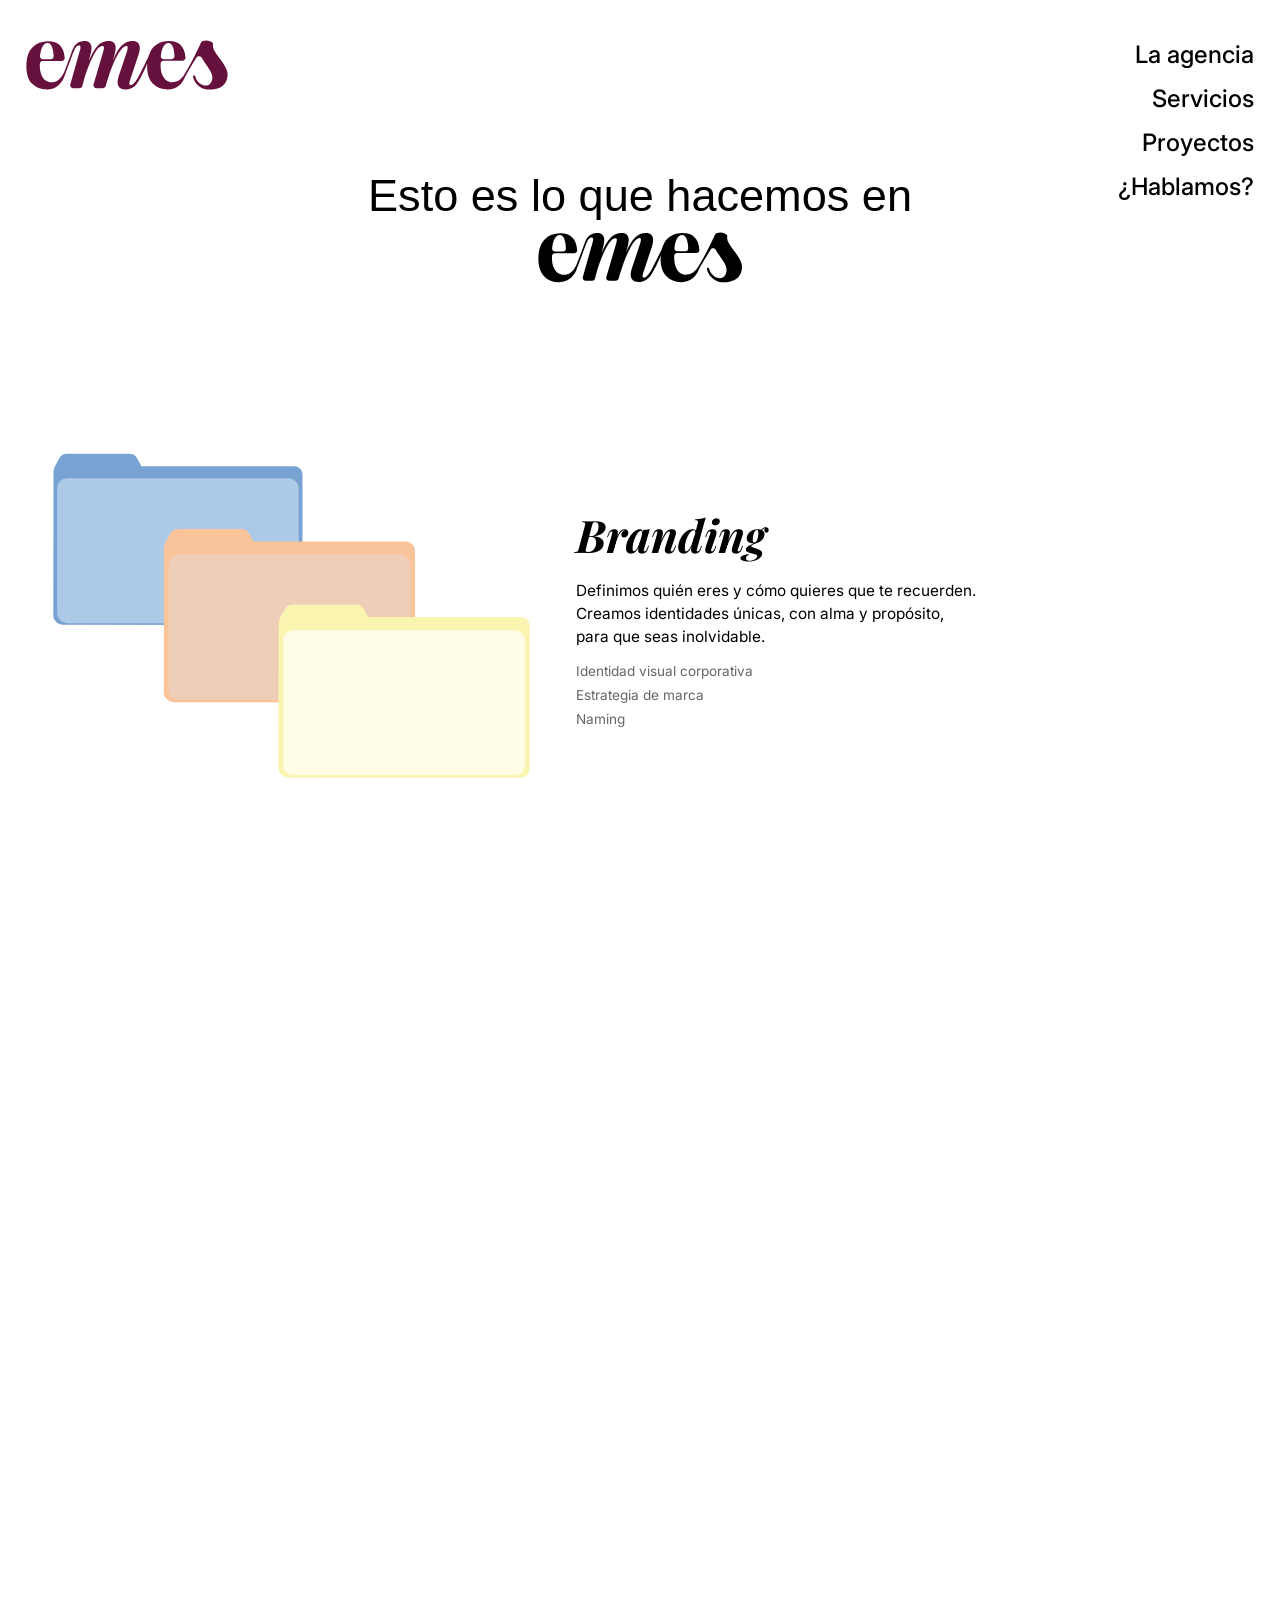
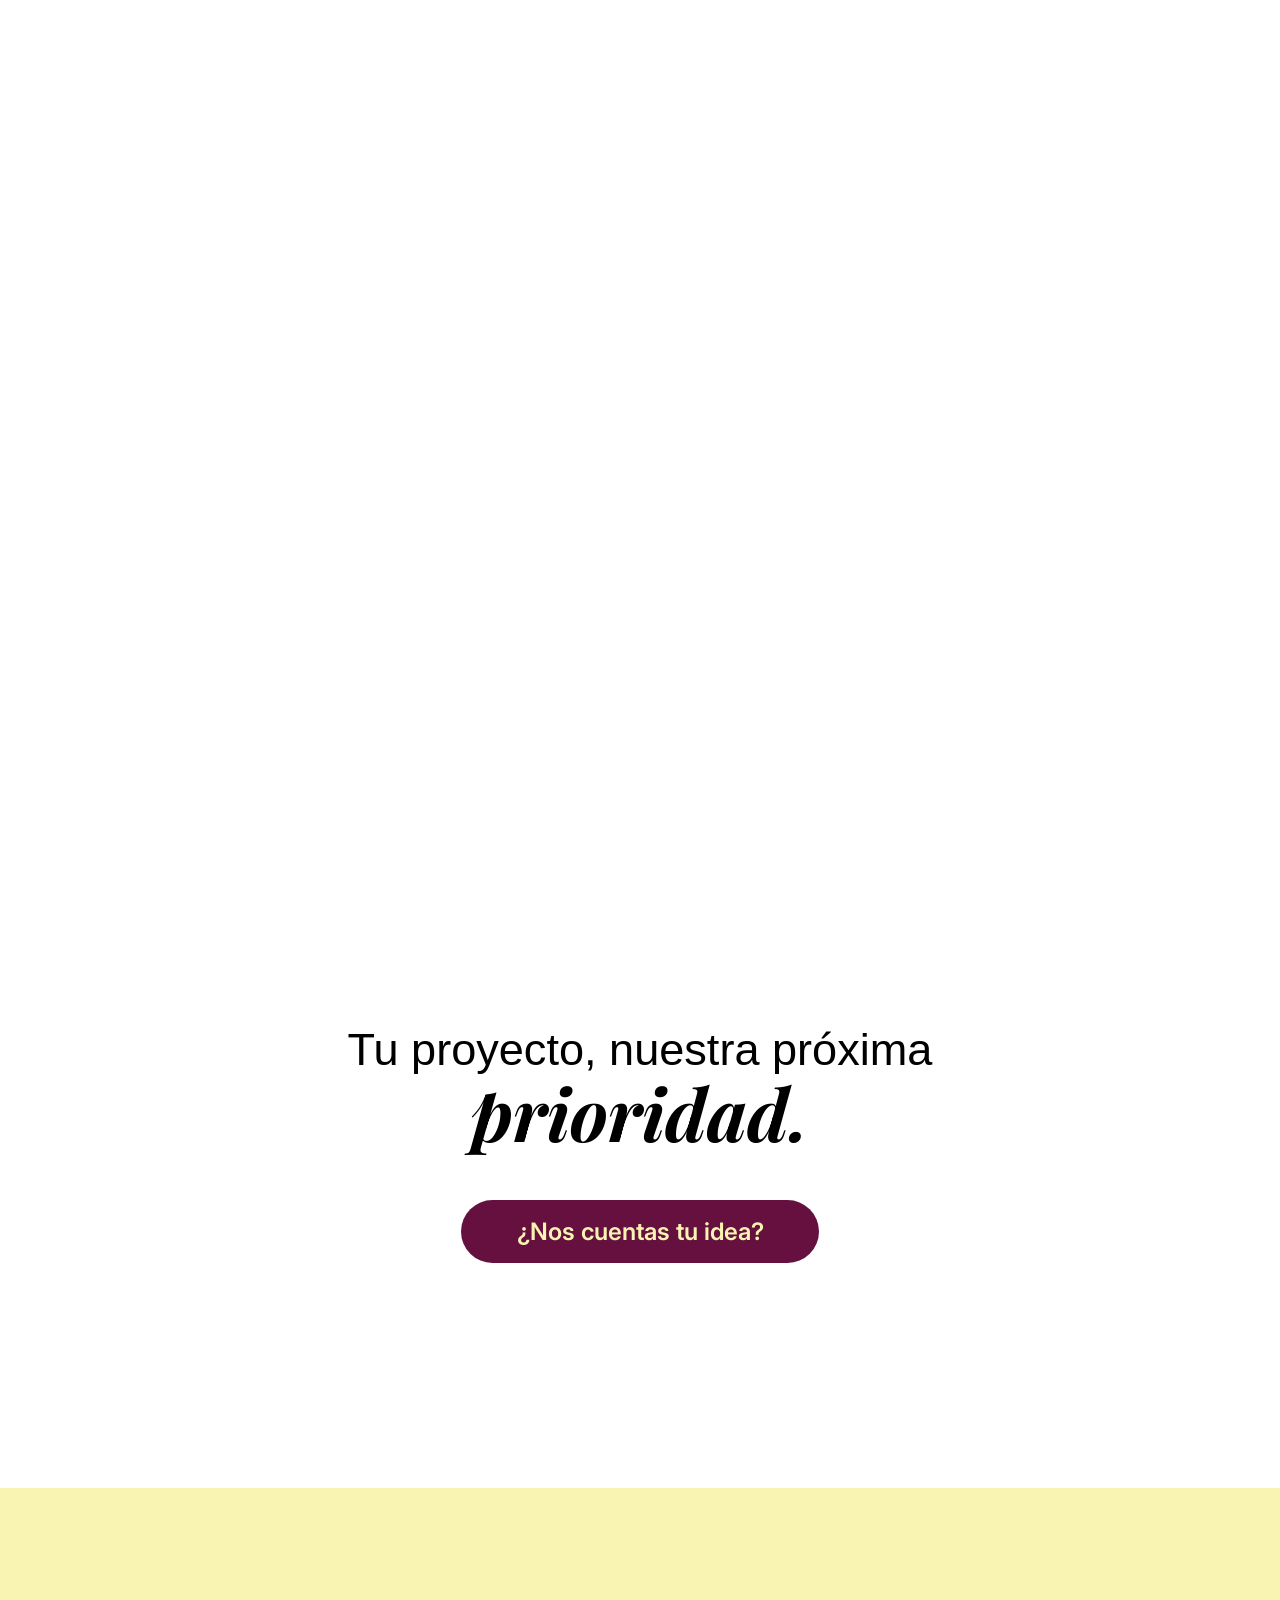
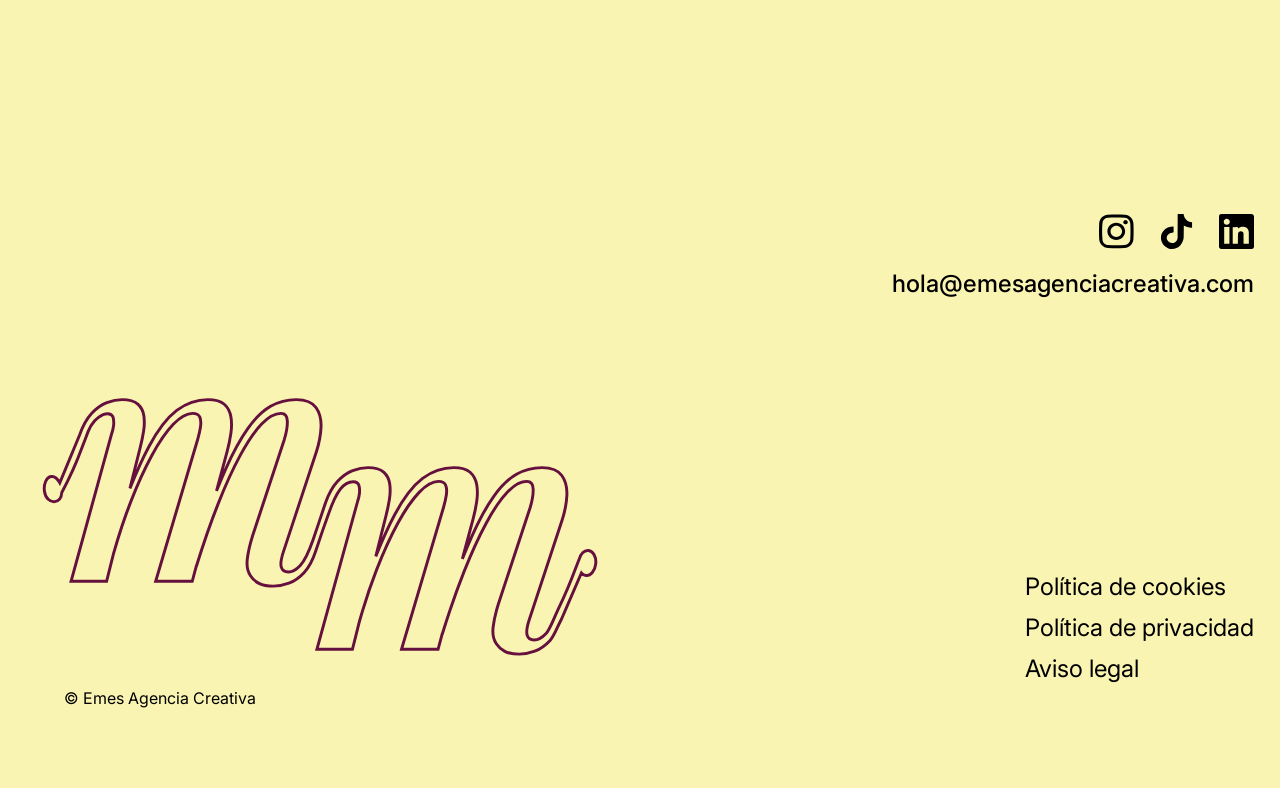
<file: servicios/index.html>
<!DOCTYPE html>
<html lang="es">

<head>
    <meta charset="UTF-8">
    <meta name="viewport" content="width=device-width, initial-scale=1.0">
    <title>ServiciosEmes</title>
    <link rel="preconnect" href="https://fonts.googleapis.com">
    <link rel="preconnect" href="https://fonts.gstatic.com" crossorigin>
    <link
        href="https://fonts.googleapis.com/css2?family=Inter:wght@100..900&family=Playfair+Display:ital,wght@0,400..900;1,400..900&display=swap"
        rel="stylesheet">
    <link href="https://api.fontshare.com/v2/css?f[]=excon@1,2&display=swap" rel="stylesheet">
    <link rel="stylesheet" href="../estilo.css">
    <link rel="stylesheet" href="estilo-servicios.css">
</head>

<body>
<header class="header">
    <nav class="nav-container" id="main-nav">
        <h1 class="header__logo">
            <a href="../index.html" aria-label="Emes Agencia Creativa - inicio">
                <?xml version="1.0" encoding="UTF-8"?>
                <svg id="svg-emes" data-name="Capa 1" xmlns="http://www.w3.org/2000/svg" viewBox="0 0 265.86 65.79"
                    class="emes-logo-svg vertical-align">
                    <defs>
                        <style>
                            .logo-emes {
                                fill: #66103e;
                            }
                        </style>
                    </defs>
                    <path class="logo-emes"
                        d="M264.21,39.66v-.12c-1.44-3.66-4.04-8.09-7.8-13.31l-2.72-3.62c-3.07-4.04-5.23-7.33-6.48-9.89-.31-.64-.76-1.99-1.08-3.75-.47-2.64.33-3.66-.31-4.66-2.44-3.87-8.82-4.66-13.31-2.93-1.08.42-2.81,2.23-3.65,5.11-9.07,19.13-16.88,33.25-21.14,39.73-.57.88-4.19,6.26-9.12,8.18-3.12,1.22-6.31,1.16-6.31,1.16-2.65,0-5.12-.78-7.42-2.34-2.3-1.55-4.17-4.05-5.61-7.47-1.44-3.42-2.16-7.71-2.16-12.86,0-.56,0-1.08,0-1.58.02-2.17,1.78-3.91,3.95-3.91h24.89c2.31,0,4.13-1.98,3.94-4.29-1.15-14.44-8.42-21.65-21.8-21.65-6,0-11.17,1.35-15.52,4.02-2.99,1.84-4.83,3.84-5.28,4.34-3.45,3.78-4.09,6.99-6.69,13.21-.13.31-.27.63-.27.63-.21.44-.41.82-.57,1.12-1.55,3.23-3.14,6.47-4.76,9.72-2.65,5.35-5.31,10.6-7.99,15.76-.03.06-.06.12-.1.18-.56.94-5.39,8.9-8.7,8.9-1.01,0-1.55-.5-1.55-.5-.44-.41-.67-1.06-.67-1.96,0-.78.24-1.91.71-3.38l11.45-34.47c1.08-3.11,1.63-5.96,1.63-8.53,0-2.81-.78-5.03-2.34-6.66-1.55-1.63-3.97-2.46-7.24-2.46-5.23,0-9.84,1.87-13.85,5.61-4.01,3.74-7.97,10.24-11.86,19.52l2.1-7.47c.94-3.5,1.4-6.35,1.4-8.53,0-6.08-3.08-9.12-9.22-9.12-5.61,0-10.43,2.03-14.42,6.08-4.01,4.05-7.93,10.83-11.75,20.33l2.57-10.05c.71-2.65,1.06-4.98,1.06-7.02,0-2.81-.74-5.06-2.22-6.78-1.48-1.71-3.89-2.57-7.24-2.57-1.99,0-3.85.31-5.61.94-1.94.69-3.27,1.58-3.68,1.87-2.9,2.01-4.43,4.65-5.17,6.24-.51.98-.98,2.05-1.4,3.21l-3.15,8.88c-.6,1.59-2.21,5.92-4.39,11.75-2.46,6.56-3.72,9.89-5.74,12.84-.5.73-4.1,5.93-8.05,7.45-1.78.68-5.02,1.15-6.15,1.15h-.09c-2.65,0-5.12-.78-7.42-2.34-2.3-1.55-4.17-4.05-5.61-7.47-1.44-3.42-2.16-7.71-2.16-12.86,0-.56,0-1.08,0-1.58.02-2.17,1.78-3.91,3.95-3.91h24.89c2.31,0,4.13-1.98,3.94-4.29C49.77,8.82,42.51,1.61,29.13,1.61c-8.65,0-15.59,2.78-20.8,8.35C3.1,15.52.5,23.57.5,34.09s2.43,18.06,7.3,23.31c4.87,5.25,11.43,7.89,19.69,7.89,6,0,11-1.78,15.01-5.32,3.62-3.2,6.22-7.02,7.84-11.45.68-1.86,3.89-10.52,9.63-26l2.22-5.96c.57-1.32.95-2.22,1.52-3.55l.33-.73c.24-.55.31-.74.44-1.03,0,0,.26-.58.97-1.48.2-.25.36-.42.4-.47,1.66-1.83,2.95-2.16,3.8-2.16,1.4,0,2.1.82,2.1,2.46,0,.93-.2,2.06-.59,3.38l-12.84,45.45c-.71,2.52,1.18,5.03,3.8,5.03h8.19c1.8,0,3.38-1.22,3.83-2.96l2.28-8.83v.12c3.89-13.01,8.05-23.56,12.44-31.67,4.4-8.1,8.35-12.15,11.86-12.15,1.24,0,1.87.74,1.87,2.22,0,1.16-.31,2.77-.94,4.8l-12.77,43.42c-.74,2.53,1.15,5.07,3.79,5.07h8.43c1.77,0,3.33-1.18,3.8-2.89l2.24-7.99v.35c4.52-14.65,9.02-25.81,13.5-33.48,4.48-7.67,8.31-11.51,11.51-11.51,1.08,0,1.63.78,1.63,2.34,0,1.1-.31,2.65-.94,4.68l-10.52,31.55c-1.16,3.5-1.75,6.55-1.75,9.12,0,2.18.43,3.93,1.28,5.25,1.71,2.81,4.83,4.21,9.34,4.21.61,0,1.61,0,2.87-.21,0,0,2.89-.46,5.67-2,4.04-2.22,6.87-5.51,11.89-15.03,2.3-4.36,5.11-10.1,7.93-17.05-.04.68-.1,1.79-.1,3.18,0,4.59.01,15.44,7.3,23.31,4.87,5.25,11.43,7.89,19.69,7.89,6,0,11-1.78,15.01-5.32.89-.78,3.24-2.86,5.37-6.32,1.18-1.89,1.8-3.44,1.96-3.79,1.23-2.88,5.4-10.26,15.61-26.62,1.61-2.58,5.4-2.52,6.91.12,1.35,2.37,3.38,5.57,6.11,9.59,2.31,3.37,4.02,5.97,5.13,7.83,1.11,1.84,1.89,3.83,2.36,5.93.47,2.12.37,4.32-.31,6.64-.51,1.76-1.48,4.49-4.39,5.92-2.72,1.32-5.58.71-6.57.44-3.65-.97-5.91-3.18-6.98-4.34-2.45-2.65-3.51-5.57-3.98-7.57-.19-.8-.99-1.29-1.79-1.14-.01,0-.02,0-.03,0-.85.17-1.41,1-1.21,1.84.26,1.11.65,2.35,1.21,3.66,1.2,2.84,2.77,4.9,3.97,6.26.77.8,2.55,2.52,4.76,3.89,1.23.76,2.38,1.28,2.69,1.42,1.11.48,1.78.71,2.65.91,2.85.72,8.58,1.14,14.12,0,1.89-.39,5.5-.93,9.45-3.99,2.86-2.21,4.82-5.13,5.88-8.78,1.31-4.47,1.23-8.52-.22-12.16ZM177.42,20.76c.6-5.04,1.62-8.93,3.05-11.65h-.01c1.83-3.46,4.14-5.2,6.95-5.2s4.77,2.01,6.14,6.02c1.04,3.07,1.64,6.77,1.79,11.1.08,2.26-1.69,4.15-3.95,4.15h-10.05c-2.36,0-4.21-2.07-3.93-4.42ZM18.39,20.89c.6-5.04,1.62-8.93,3.05-11.65h-.01c1.83-3.46,4.14-5.2,6.95-5.2s4.77,2.01,6.14,6.02c1.04,3.07,1.64,6.77,1.79,11.1.08,2.26-1.69,4.15-3.95,4.15h-10.05c-2.36,0-4.21-2.07-3.93-4.42Z" />
                </svg>
                <span class="visually-hidden">Emes Agencia Creativa</span>
            </a>
        </h1>

        <input type="checkbox" id="menu-toggle" class="menu-checkbox">

        <label for="menu-toggle" class="nav__burguer" aria-label="Abrir menú">
            <span></span>
            <span></span>
            <span></span>
        </label>

        <div class="header__menu">
            <ul class="header__menu_list">
                <li><a href="../la-agencia/index.html">La agencia</a></li>
                <li><a href="../servicios/index.html">Servicios</a></li>
                <li><a href="../proyectos/index.html">Proyectos</a></li>
                <li><a href="../contacto/index.html">¿Hablamos?</a></li>
            </ul>
        </div>

        <!-- OVERLAY MENÚ HAMBURGUESA -->
        <div class="menu__overlay">

            <div class="menu__overlay_header">
                <?xml version="1.0" encoding="UTF-8"?>
                <svg id="svg-emes-contorno" data-name="Capa 1" xmlns="http://www.w3.org/2000/svg"
                    viewBox="0 0 265.86 65.79" class="emes-logo-svg">
                    <defs>
                        <style>
                            .cls-1 {
                                fill: none;
                                stroke: #66103e;
                                stroke-miterlimit: 10;
                            }
                        </style>
                    </defs>
                    <path class="cls-1"
                        d="M264.21,39.66v-.12c-1.44-3.66-4.04-8.09-7.8-13.31l-2.72-3.62c-3.07-4.04-5.23-7.33-6.48-9.89-.31-.64-.76-1.99-1.08-3.75-.47-2.64.33-3.66-.31-4.66-2.44-3.87-8.82-4.66-13.31-2.93-1.08.42-2.81,2.23-3.65,5.11-9.07,19.13-16.88,33.25-21.14,39.73-.57.88-4.19,6.26-9.12,8.18-3.12,1.22-6.31,1.16-6.31,1.16-2.65,0-5.12-.78-7.42-2.34-2.3-1.55-4.17-4.05-5.61-7.47-1.44-3.42-2.16-7.71-2.16-12.86,0-.56,0-1.08,0-1.58.02-2.17,1.78-3.91,3.95-3.91h24.89c2.31,0,4.13-1.98,3.94-4.29-1.15-14.44-8.42-21.65-21.8-21.65-6,0-11.17,1.35-15.52,4.02-2.99,1.84-4.83,3.84-5.28,4.34-3.45,3.78-4.09,6.99-6.69,13.21-.13.31-.27.63-.27.63-.21.44-.41.82-.57,1.12-1.55,3.23-3.14,6.47-4.76,9.72-2.65,5.35-5.31,10.6-7.99,15.76-.03.06-.06.12-.1.18-.56.94-5.39,8.9-8.7,8.9-1.01,0-1.55-.5-1.55-.5-.44-.41-.67-1.06-.67-1.96,0-.78.24-1.91.71-3.38l11.45-34.47c1.08-3.11,1.63-5.96,1.63-8.53,0-2.81-.78-5.03-2.34-6.66-1.55-1.63-3.97-2.46-7.24-2.46-5.23,0-9.84,1.87-13.85,5.61-4.01,3.74-7.97,10.24-11.86,19.52l2.1-7.47c.94-3.5,1.4-6.35,1.4-8.53,0-6.08-3.08-9.12-9.22-9.12-5.61,0-10.43,2.03-14.42,6.08-4.01,4.05-7.93,10.83-11.75,20.33l2.57-10.05c.71-2.65,1.06-4.98,1.06-7.02,0-2.81-.74-5.06-2.22-6.78-1.48-1.71-3.89-2.57-7.24-2.57-1.99,0-3.85.31-5.61.94-1.94.69-3.27,1.58-3.68,1.87-2.9,2.01-4.43,4.65-5.17,6.24-.51.98-.98,2.05-1.4,3.21l-3.15,8.88c-.6,1.59-2.21,5.92-4.39,11.75-2.46,6.56-3.72,9.89-5.74,12.84-.5.73-4.1,5.93-8.05,7.45-1.78.68-5.02,1.15-6.15,1.15h-.09c-2.65,0-5.12-.78-7.42-2.34-2.3-1.55-4.17-4.05-5.61-7.47-1.44-3.42-2.16-7.71-2.16-12.86,0-.56,0-1.08,0-1.58.02-2.17,1.78-3.91,3.95-3.91h24.89c2.31,0,4.13-1.98,3.94-4.29C49.77,8.82,42.51,1.61,29.13,1.61c-8.65,0-15.59,2.78-20.8,8.35C3.1,15.52.5,23.57.5,34.09s2.43,18.06,7.3,23.31c4.87,5.25,11.43,7.89,19.69,7.89,6,0,11-1.78,15.01-5.32,3.62-3.2,6.22-7.02,7.84-11.45.68-1.86,3.89-10.52,9.63-26l2.22-5.96c.57-1.32.95-2.22,1.52-3.55l.33-.73c.24-.55.31-.74.44-1.03,0,0,.26-.58.97-1.48.2-.25.36-.42.4-.47,1.66-1.83,2.95-2.16,3.8-2.16,1.4,0,2.1.82,2.1,2.46,0,.93-.2,2.06-.59,3.38l-12.84,45.45c-.71,2.52,1.18,5.03,3.8,5.03h8.19c1.8,0,3.38-1.22,3.83-2.96l2.28-8.83v.12c3.89-13.01,8.05-23.56,12.44-31.67,4.4-8.1,8.35-12.15,11.86-12.15,1.24,0,1.87.74,1.87,2.22,0,1.16-.31,2.77-.94,4.8l-12.77,43.42c-.74,2.53,1.15,5.07,3.79,5.07h8.43c1.77,0,3.33-1.18,3.8-2.89l2.24-7.99v.35c4.52-14.65,9.02-25.81,13.5-33.48,4.48-7.67,8.31-11.51,11.51-11.51,1.08,0,1.63.78,1.63,2.34,0,1.1-.31,2.65-.94,4.68l-10.52,31.55c-1.16,3.5-1.75,6.55-1.75,9.12,0,2.18.43,3.93,1.28,5.25,1.71,2.81,4.83,4.21,9.34,4.21.61,0,1.61,0,2.87-.21,0,0,2.89-.46,5.67-2,4.04-2.22,6.87-5.51,11.89-15.03,2.3-4.36,5.11-10.1,7.93-17.05-.04.68-.1,1.79-.1,3.18,0,4.59.01,15.44,7.3,23.31,4.87,5.25,11.43,7.89,19.69,7.89,6,0,11-1.78,15.01-5.32.89-.78,3.24-2.86,5.37-6.32,1.18-1.89,1.8-3.44,1.96-3.79,1.23-2.88,5.4-10.26,15.61-26.62,1.61-2.58,5.4-2.52,6.91.12,1.35,2.37,3.38,5.57,6.11,9.59,2.31,3.37,4.02,5.97,5.13,7.83,1.11,1.84,1.89,3.83,2.36,5.93.47,2.12.37,4.32-.31,6.64-.51,1.76-1.48,4.49-4.39,5.92-2.72,1.32-5.58.71-6.57.44-3.65-.97-5.91-3.18-6.98-4.34-2.45-2.65-3.51-5.57-3.98-7.57-.19-.8-.99-1.29-1.79-1.14-.01,0-.02,0-.03,0-.85.17-1.41,1-1.21,1.84.26,1.11.65,2.35,1.21,3.66,1.2,2.84,2.77,4.9,3.97,6.26.77.8,2.55,2.52,4.76,3.89,1.23.76,2.38,1.28,2.69,1.42,1.11.48,1.78.71,2.65.91,2.85.72,8.58,1.14,14.12,0,1.89-.39,5.5-.93,9.45-3.99,2.86-2.21,4.82-5.13,5.88-8.78,1.31-4.47,1.23-8.52-.22-12.16ZM177.42,20.76c.6-5.04,1.62-8.93,3.05-11.65h-.01c1.83-3.46,4.14-5.2,6.95-5.2s4.77,2.01,6.14,6.02c1.04,3.07,1.64,6.77,1.79,11.1.08,2.26-1.69,4.15-3.95,4.15h-10.05c-2.36,0-4.21-2.07-3.93-4.42ZM18.39,20.89c.6-5.04,1.62-8.93,3.05-11.65h-.01c1.83-3.46,4.14-5.2,6.95-5.2s4.77,2.01,6.14,6.02c1.04,3.07,1.64,6.77,1.79,11.1.08,2.26-1.69,4.15-3.95,4.15h-10.05c-2.36,0-4.21-2.07-3.93-4.42Z" />
                </svg>
            </div>

            <nav class="menu__overlay_nav">
                <ul class="menu__overlay_nav_list">
                    <li><a href="../la-agencia/index.html">La agencia</a></li>
                    <li><a href="../servicios/index.html">Servicios</a></li>
                    <li><a href="../proyectos/index.html">Proyectos</a></li>
                    <li><a href="../contacto/index.html">¿Hablamos?</a></li>
                </ul>
            </nav>

            <div class="menu__overlay_footer">
                <?xml version="1.0" encoding="UTF-8"?>
                <svg id="svg-mm-contorno" data-name="Capa 1" xmlns="http://www.w3.org/2000/svg"
                    viewBox="0 0 200.99 90.3" class="logo-mm-contorno__footer">
                    <defs>
                        <style>
                            .cls-1 {
                                fill: none;
                                stroke: #66103e;
                                stroke-miterlimit: 10;
                            }
                        </style>
                    </defs>
                    <path class="cls-1"
                        d="M192.12,53.21c-1.42-.15-2.76,1.22-3.22,3.16-1.03,2.36-2.73,7.93-6.84,16.38-2.03,4.17-3.01,7.31-4.39,8.79-1.39,1.48-2.73,2.23-4.04,2.23s-2.12-.55-2.43-1.64c-.31-1.09-.08-2.81.69-5.16l11.32-34.35c.92-2.89,1.44-5.67,1.56-8.32.12-2.66-.46-4.88-1.73-6.68-1.27-1.8-3.52-2.7-6.76-2.7s-6.07.76-8.72,2.29c-2.66,1.52-5.24,4.03-7.74,7.5-2.5,3.48-5.03,8.09-7.57,13.83-1.02,2.31-2.08,4.84-3.16,7.58l3.63-13.5c.54-2.03.96-4.08,1.27-6.15.31-2.07.31-3.99,0-5.74-.31-1.76-1.06-3.16-2.25-4.22-1.2-1.06-3.06-1.58-5.6-1.58-3.85,0-7.39,1.23-10.63,3.69-3.24,2.46-6.4,6.56-9.48,12.31-2.08,3.87-4.24,8.66-6.49,14.32l3.49-13.91c.46-1.8.85-3.63,1.15-5.51.31-1.88.35-3.65.12-5.33-.23-1.68-.92-3.03-2.08-4.05-1.15-1.01-2.93-1.52-5.31-1.52-1.69,0-3.45.35-5.26,1.05-1.81.7-3.52,1.92-5.14,3.63-1.62,1.72-3,4.18-4.16,7.38l-2.58,7.74h-.01l-1.62,4.81c-1.54,4.38-3.01,7.31-4.39,8.79-1.39,1.48-2.73,2.23-4.04,2.23s-2.12-.55-2.43-1.64c-.31-1.09-.08-2.81.69-5.16l11.32-34.35c.92-2.89,1.44-5.67,1.56-8.32.12-2.66-.46-4.88-1.73-6.68-1.27-1.8-3.52-2.7-6.76-2.7s-6.07.76-8.72,2.29c-2.66,1.52-5.24,4.03-7.74,7.5-2.5,3.48-5.03,8.09-7.57,13.83-1.02,2.31-2.08,4.84-3.16,7.58l3.63-13.5c.54-2.03.96-4.08,1.27-6.15.31-2.07.31-3.99,0-5.74-.31-1.76-1.06-3.16-2.25-4.22-1.2-1.06-3.06-1.58-5.6-1.58-3.85,0-7.39,1.23-10.63,3.69-3.24,2.46-6.4,6.56-9.48,12.31-2.08,3.87-4.24,8.66-6.49,14.32l3.49-13.91c.46-1.8.85-3.63,1.15-5.51.31-1.88.35-3.65.12-5.33-.23-1.68-.92-3.03-2.08-4.05-1.15-1.01-2.93-1.52-5.31-1.52-1.69,0-3.45.35-5.26,1.05-1.81.7-3.52,1.92-5.14,3.63-1.62,1.72-3,4.18-4.16,7.38l-6.76,16.34c-.69-1.26-1.85-2.3-2.96-2.14-1.63.23-2.61,2.62-2.28,5,.33,2.38,1.92,3.79,3.55,3.55,1.32-.19,2.25-1.3,2.38-3.11,4.91-9.22,6.19-13.57,7.1-15.9.84-2.15,1.16-2.99,1.9-4.96.3-.8.98-2.17,2.15-3.53,0,0,2.2-2.52,4.39-2.52,1.08,0,1.73.41,1.96,1.23.23.82.29,1.76.17,2.81-.12,1.06-.33,1.98-.64,2.76l-13.87,50.41h12.13l2.36-9.4c1.79-6.35,3.75-12.29,5.9-17.79,2.35-6.02,4.76-11.29,7.22-15.82,2.46-4.53,4.89-8.05,7.28-10.55,2.39-2.5,4.58-3.75,6.59-3.75,1.31,0,2.14.43,2.48,1.29.35.86.42,1.95.23,3.28-.19,1.33-.52,2.77-.98,4.34l-14.33,48.41h12.48l1.43-5.32-.04.28c2.46-7.97,4.97-15.16,7.51-21.57,2.54-6.41,5.06-11.92,7.57-16.53,2.5-4.61,4.91-8.13,7.22-10.55,2.31-2.42,4.51-3.63,6.59-3.63,1.46,0,2.2.92,2.2,2.75s-.35,3.89-1.04,6.15l-10.86,32.94c-.92,2.97-1.52,5.61-1.79,7.91-.27,2.31.1,4.2,1.1,5.69.69,1.1,1.66,1.95,2.89,2.58,1.23.62,2.89.94,4.97.94,1.69,0,3.45-.33,5.26-1s3.52-1.85,5.14-3.58c1.62-1.72,2.96-4.22,4.04-7.5l2.57-7.62h.02l1.73-4.92c1.39-3.99,2.73-6.82,4.04-8.5,1.31-1.68,2.77-2.52,4.39-2.52,1.08,0,1.73.41,1.96,1.23.23.82.29,1.76.17,2.81-.12,1.06-.33,1.98-.64,2.76l-13.87,50.41h12.13l2.36-9.4c1.79-6.35,3.75-12.29,5.9-17.79,2.35-6.02,4.76-11.29,7.22-15.82,2.46-4.53,4.89-8.05,7.28-10.55,2.39-2.5,4.58-3.75,6.59-3.75,1.31,0,2.14.43,2.48,1.29.35.86.42,1.95.23,3.28-.19,1.33-.52,2.77-.98,4.34l-14.33,48.41h12.48l1.43-5.32-.04.28c2.46-7.97,4.97-15.16,7.51-21.57,2.54-6.41,5.06-11.92,7.57-16.53,2.5-4.61,4.91-8.13,7.22-10.55,2.31-2.42,4.51-3.63,6.59-3.63,1.46,0,2.2.92,2.2,2.75s-.35,3.89-1.04,6.15l-10.86,32.94c-.92,2.97-1.52,5.61-1.79,7.91-.27,2.31.1,4.2,1.1,5.69.69,1.1,1.66,1.95,2.89,2.58,1.23.62,2.89.94,4.97.94,1.69,0,3.45-.33,5.26-1s3.52-1.85,5.14-3.58c1.62-1.72,2.35-4.35,4.04-7.5l6.74-15.61c.42.49.94.81,1.53.87,1.62.17,3.12-1.61,3.36-3.98.24-2.36-.88-4.41-2.5-4.58Z" />
                </svg>

                <div class="footer__items">
                    <div class="footer__social-icons">
                        <a href="#" aria-label="Instagram">
                            <svg width="44" height="43" viewBox="0 0 44 43" fill="none"
                                xmlns="http://www.w3.org/2000/svg">
                                <path
                                    d="M31.9839 42.2702C24.9396 42.6569 18.2015 42.6569 11.4635 42.2702C5.20669 41.8835 0.612551 37.4577 0.262522 31.3562C-0.0875074 24.6961 -0.0875074 18.1649 0.262522 11.4618C0.525044 5.66109 4.8129 0.891594 10.6759 0.418942C18.0703 -0.139647 25.1584 -0.139647 32.5527 0.418942C38.6345 0.848626 43.0536 5.70406 43.3162 11.6767C43.5787 18.3368 43.5787 24.6961 43.2286 31.3562C42.9224 37.3288 38.4157 42.0124 32.0277 42.3131L31.9839 42.2702ZM32.1152 38.403C36.4906 38.1452 39.1158 34.7507 39.3345 30.8406C39.6846 24.3953 39.6846 18.1219 39.3345 11.6337C39.1158 7.80951 36.5343 4.58688 32.509 4.24313C25.1584 3.64157 17.9828 3.5986 10.6759 4.2861C7.26311 4.62985 4.68165 7.29389 4.37537 10.6884C3.71906 17.7352 3.76282 24.6961 4.37537 31.7429C4.68165 35.4382 7.6569 38.1452 11.4197 38.403C18.289 38.8327 25.0709 38.8757 32.1589 38.403H32.1152Z"
                                    fill="black" />
                                <path
                                    d="M35.9217 9.91453C35.9217 8.49657 34.7404 7.37939 33.3403 7.37939C31.9401 7.37939 30.7588 8.49657 30.7588 9.91453C30.7588 11.3325 31.9401 12.4497 33.3403 12.4497C34.7404 12.4497 35.9217 11.3325 35.9217 9.91453Z"
                                    fill="black" />
                                <path
                                    d="M32.8593 21.3017C32.8593 27.3172 27.8714 32.2156 21.7021 32.2156C15.5328 32.2156 10.5449 27.3172 10.5449 21.3017C10.5449 15.2861 15.5328 10.3877 21.7021 10.3877C27.8714 10.3877 32.8593 15.2861 32.8593 21.3017ZM28.9652 21.2587C28.9652 17.3486 25.7275 14.1689 21.7459 14.1689C17.7643 14.1689 14.5265 17.3486 14.5265 21.2587C14.5265 25.1688 17.7643 28.3485 21.7459 28.3485C25.7275 28.3485 28.9652 25.1688 28.9652 21.2587Z"
                                    fill="black" />
                                <path
                                    d="M33.3403 12.4497C34.766 12.4497 35.9217 11.3146 35.9217 9.91453C35.9217 8.51441 34.766 7.37939 33.3403 7.37939C31.9146 7.37939 30.7588 8.51441 30.7588 9.91453C30.7588 11.3146 31.9146 12.4497 33.3403 12.4497Z"
                                    fill="black" />
                            </svg>
                        </a>

                        <a href="#" aria-label="TikTok">
                            <svg width="40" height="45" viewBox="0 0 40 45" fill="none"
                                xmlns="http://www.w3.org/2000/svg">
                                <path
                                    d="M9.56337 44.2223C5.0396 42.7078 2.05306 38.9866 0.867215 35.4817C-0.757829 30.7219 -0.0990411 25.8757 2.84361 22.1111C6.04977 18.0005 10.9688 16.2264 16.2832 16.1831V23.5823C13.7797 24.2747 11.2763 24.7074 9.47555 26.2218C6.22546 28.9911 7.05993 33.7941 10.3539 36.0442C12.5499 37.5154 15.1852 37.9481 17.6447 36.7365C19.4893 35.8278 21.4218 33.1451 21.4218 30.4623L21.5096 0H29.1518C29.8984 5.92804 33.7633 10.3416 40 10.4714V17.7408C36.135 18.0437 33.0167 16.7456 29.4153 14.885L29.2396 29.7267C29.2396 33.5778 27.5267 37.2558 25.0233 40.0683C21.2022 44.3521 15.273 46.1262 9.56337 44.2656V44.2223Z"
                                    fill="black" />
                            </svg>
                        </a>

                        <a href="#" aria-label="LinkedIn">
                            <svg width="43" height="43" viewBox="0 0 43 43" fill="none"
                                xmlns="http://www.w3.org/2000/svg">
                                <path
                                    d="M40.223 42.9566H2.73362C1.30174 42.9566 0 41.5247 0 40.1362V3.25429C0 1.34511 1.04141 0.347124 2.95059 0H39.8759C41.3945 0 43 1.30172 43 2.82038V40.1362C43 41.3946 41.8719 43 40.2664 43L40.223 42.9566ZM13.2775 9.5893C13.2775 7.54995 11.5853 5.85772 9.54596 5.85772C7.50661 5.85772 5.81438 7.50656 5.81438 9.5893C5.81438 11.672 7.50661 13.3209 9.54596 13.3209C11.5853 13.3209 13.2775 11.672 13.2775 9.5893ZM23.3007 24.776C23.3007 22.6932 25.0363 21.4349 26.5984 21.3047C28.0737 21.218 30.113 22.2593 30.113 24.0817L30.1998 36.6216H36.665L36.6216 22.6499C36.6216 18.7447 33.888 15.9243 30.0696 15.5772C27.553 15.3602 25.3401 16.1847 23.6044 17.8769L22.9536 16.0545L16.8355 16.1413V36.665H23.1706L23.3007 24.776ZM12.8002 16.0545H6.37841V36.665H12.8002V16.0545Z"
                                    fill="black" />
                            </svg>
                        </a>
                    </div>

                    <p class="footer__copyright">© Emes Agencia Creativa</p>
                </div>
            </div>

        </div>

    </nav>
</header>

<main>
    <!-- <div class="contenedor-fondo-fijo">
        <svg id="svg-fondo-fijo" xmlns="http://www.w3.org/2000/svg" viewBox="0 0 1440 900">
            <defs>
                <style>
                    /* Clases exclusivas que no pisarán a tus otros elementos */
                    .trazo-fijo-servicios {
                        fill: none !important;
                        stroke: #fac49a !important;
                        /* Tu color crema */
                        stroke-linecap: round;
                        stroke-linejoin: round;
                        stroke-width: 46px;
                    }
    
                    .pelota-fija-servicios {
                        fill: #66103e !important;
                        /* Tu morado */
                        stroke: #66103e !important;
                        stroke-miterlimit: 10;
                        stroke-width: 1px;
                    }
                </style>
            </defs>
            <g id="grupo-path">
                <path id="camino-pelota-fijo" class="trazo-fijo-servicios"
                    d="M-.91,80.8s85.36,99,158.77,97.32,262.93-46.1,394.39-29S802.93,269.74,917.61,263.48c187.8-10.24,264.13-96.89,346.57-56.34,104.15,51.22-16,125.3,0,239,17.08,121.22-8.53,198.05-73.41,196.34C982.68,637,996.14,497.38,863,459.82c-154.08-43.46-326.53-55.2-450.72-1.71-111,47.81-108.37,82.52-194.63,143.41-58.05,41-162.19,15.37-179.27,105.86C26.72,769.06,129.82,832.62,226.16,803c111-34.14,261.21-155.36,409.74-131.46s192.93,111,315.85,109.27,111-99,215.12-25.61,128.05,83.66,206.58,78.53,58-8.53,58-8.53" />
            </g>
            <g id="grupo-pelota">
                <circle id="pelota-scroll-fija" class="pelota-fija-servicios" cx="72.74" cy="65.71" r="20.26" />
            </g>
        </svg>
    </div> -->
    
    <section class="pagina-servicios">
        <div class="titulo-pagina">
            <h2 class="titulo1-excon">Esto es lo que hacemos en</h2>
            <div class="titulo-logo-emes">
                <svg xmlns="http://www.w3.org/2000/svg" viewBox="0 0 265.86 65.79" aria-label="emes">
                    <path fill="#000000"
                        d="M264.21,39.66v-.12c-1.44-3.66-4.04-8.09-7.8-13.31l-2.72-3.62c-3.07-4.04-5.23-7.33-6.48-9.89-.31-.64-.76-1.99-1.08-3.75-.47-2.64.33-3.66-.31-4.66-2.44-3.87-8.82-4.66-13.31-2.93-1.08.42-2.81,2.23-3.65,5.11-9.07,19.13-16.88,33.25-21.14,39.73-.57.88-4.19,6.26-9.12,8.18-3.12,1.22-6.31,1.16-6.31,1.16-2.65,0-5.12-.78-7.42-2.34-2.3-1.55-4.17-4.05-5.61-7.47-1.44-3.42-2.16-7.71-2.16-12.86,0-.56,0-1.08,0-1.58.02-2.17,1.78-3.91,3.95-3.91h24.89c2.31,0,4.13-1.98,3.94-4.29-1.15-14.44-8.42-21.65-21.8-21.65-6,0-11.17,1.35-15.52,4.02-2.99,1.84-4.83,3.84-5.28,4.34-3.45,3.78-4.09,6.99-6.69,13.21-.13.31-.27.63-.27.63-.21.44-.41.82-.57,1.12-1.55,3.23-3.14,6.47-4.76,9.72-2.65,5.35-5.31,10.6-7.99,15.76-.03.06-.06.12-.1.18-.56.94-5.39,8.9-8.7,8.9-1.01,0-1.55-.5-1.55-.5-.44-.41-.67-1.06-.67-1.96,0-.78.24-1.91.71-3.38l11.45-34.47c1.08-3.11,1.63-5.96,1.63-8.53,0-2.81-.78-5.03-2.34-6.66-1.55-1.63-3.97-2.46-7.24-2.46-5.23,0-9.84,1.87-13.85,5.61-4.01,3.74-7.97,10.24-11.86,19.52l2.1-7.47c.94-3.5,1.4-6.35,1.4-8.53,0-6.08-3.08-9.12-9.22-9.12-5.61,0-10.43,2.03-14.42,6.08-4.01,4.05-7.93,10.83-11.75,20.33l2.57-10.05c.71-2.65,1.06-4.98,1.06-7.02,0-2.81-.74-5.06-2.22-6.78-1.48-1.71-3.89-2.57-7.24-2.57-1.99,0-3.85.31-5.61.94-1.94.69-3.27,1.58-3.68,1.87-2.9,2.01-4.43,4.65-5.17,6.24-.51.98-.98,2.05-1.4,3.21l-3.15,8.88c-.6,1.59-2.21,5.92-4.39,11.75-2.46,6.56-3.72,9.89-5.74,12.84-.5.73-4.1,5.93-8.05,7.45-1.78.68-5.02,1.15-6.15,1.15h-.09c-2.65,0-5.12-.78-7.42-2.34-2.3-1.55-4.17-4.05-5.61-7.47-1.44-3.42-2.16-7.71-2.16-12.86,0-.56,0-1.08,0-1.58.02-2.17,1.78-3.91,3.95-3.91h24.89c2.31,0,4.13-1.98,3.94-4.29C49.77,8.82,42.51,1.61,29.13,1.61c-8.65,0-15.59,2.78-20.8,8.35C3.1,15.52.5,23.57.5,34.09s2.43,18.06,7.3,23.31c4.87,5.25,11.43,7.89,19.69,7.89,6,0,11-1.78,15.01-5.32,3.62-3.2,6.22-7.02,7.84-11.45.68-1.86,3.89-10.52,9.63-26l2.22-5.96c.57-1.32.95-2.22,1.52-3.55l.33-.73c.24-.55.31-.74.44-1.03,0,0,.26-.58.97-1.48.2-.25.36-.42.4-.47,1.66-1.83,2.95-2.16,3.8-2.16,1.4,0,2.1.82,2.1,2.46,0,.93-.2,2.06-.59,3.38l-12.84,45.45c-.71,2.52,1.18,5.03,3.8,5.03h8.19c1.8,0,3.38-1.22,3.83-2.96l2.28-8.83v.12c3.89-13.01,8.05-23.56,12.44-31.67,4.4-8.1,8.35-12.15,11.86-12.15,1.24,0,1.87.74,1.87,2.22,0,1.16-.31,2.77-.94,4.8l-12.77,43.42c-.74,2.53,1.15,5.07,3.79,5.07h8.43c1.77,0,3.33-1.18,3.8-2.89l2.24-7.99v.35c4.52-14.65,9.02-25.81,13.5-33.48,4.48-7.67,8.31-11.51,11.51-11.51,1.08,0,1.63.78,1.63,2.34,0,1.1-.31,2.65-.94,4.68l-10.52,31.55c-1.16,3.5-1.75,6.55-1.75,9.12,0,2.18.43,3.93,1.28,5.25,1.71,2.81,4.83,4.21,9.34,4.21.61,0,1.61,0,2.87-.21,0,0,2.89-.46,5.67-2,4.04-2.22,6.87-5.51,11.89-15.03,2.3-4.36,5.11-10.1,7.93-17.05-.04.68-.1,1.79-.1,3.18,0,4.59.01,15.44,7.3,23.31,4.87,5.25,11.43,7.89,19.69,7.89,6,0,11-1.78,15.01-5.32.89-.78,3.24-2.86,5.37-6.32,1.18-1.89,1.8-3.44,1.96-3.79,1.23-2.88,5.4-10.26,15.61-26.62,1.61-2.58,5.4-2.52,6.91.12,1.35,2.37,3.38,5.57,6.11,9.59,2.31,3.37,4.02,5.97,5.13,7.83,1.11,1.84,1.89,3.83,2.36,5.93.47,2.12.37,4.32-.31,6.64-.51,1.76-1.48,4.49-4.39,5.92-2.72,1.32-5.58.71-6.57.44-3.65-.97-5.91-3.18-6.98-4.34-2.45-2.65-3.51-5.57-3.98-7.57-.19-.8-.99-1.29-1.79-1.14-.01,0-.02,0-.03,0-.85.17-1.41,1-1.21,1.84.26,1.11.65,2.35,1.21,3.66,1.2,2.84,2.77,4.9,3.97,6.26.77.8,2.55,2.52,4.76,3.89,1.23.76,2.38,1.28,2.69,1.42,1.11.48,1.78.71,2.65.91,2.85.72,8.58,1.14,14.12,0,1.89-.39,5.5-.93,9.45-3.99,2.86-2.21,4.82-5.13,5.88-8.78,1.31-4.47,1.23-8.52-.22-12.16ZM177.42,20.76c.6-5.04,1.62-8.93,3.05-11.65h-.01c1.83-3.46,4.14-5.2,6.95-5.2s4.77,2.01,6.14,6.02c1.04,3.07,1.64,6.77,1.79,11.1.08,2.26-1.69,4.15-3.95,4.15h-10.05c-2.36,0-4.21-2.07-3.93-4.42ZM18.39,20.89c.6-5.04,1.62-8.93,3.05-11.65h-.01c1.83-3.46,4.14-5.2,6.95-5.2s4.77,2.01,6.14,6.02c1.04,3.07,1.64,6.77,1.79,11.1.08,2.26-1.69,4.15-3.95,4.15h-10.05c-2.36,0-4.21-2.07-3.93-4.42Z" />
                </svg>
            </div>
        </div>

        <div class="servicios__lista">

            <div class="servicio-detalle">
                <div class="servicio-detalle__icono">
                    <!-- SVG branding -->
                    <svg id="svg-branding" data-name="Capa 1" xmlns="http://www.w3.org/2000/svg" viewBox="0 0 378.9 258.51">
                        <defs>
                            <style>
                                #svg-branding .cls-1 {
                                    stroke-width: 8px;
                                    stroke-miterlimit: 10;
                                    vector-effect: non-scaling-stroke;
                                }
                    
                                #svg-branding .cls-1,
                                #svg-branding .cls-4 {
                                    fill: none;
                                }
                    
                                #svg-branding .cls-1,
                                #svg-branding .cls-2 {
                                    stroke: #78a2d2;
                                }
                    
                                #svg-branding .cls-1,
                                #svg-branding .cls-2,
                                #svg-branding .cls-3,
                                #svg-branding .cls-4,
                                #svg-branding .cls-5,
                                #svg-branding .cls-6,
                                #svg-branding .cls-7,
                                #svg-branding .cls-8,
                                #svg-branding .cls-9 {
                                    stroke-miterlimit: 10;
                                }
                    
                                #svg-branding .cls-1,
                                #svg-branding .cls-4,
                                #svg-branding .cls-7 {
                                    stroke-width: 8px;
                                }
                    
                                #svg-branding .cls-2 {
                                    fill: #78a2d2;
                                }
                    
                                #svg-branding .cls-3 {
                                    fill: #accae8;
                                    stroke: #accae8;
                                }
                    
                                #svg-branding .cls-3,
                                #svg-branding .cls-6,
                                #svg-branding .cls-9 {
                                    stroke-width: 7px;
                                }
                    
                                #svg-branding .cls-4,
                                #svg-branding .cls-5 {
                                    stroke: #fac49a;
                                }
                    
                                #svg-branding .cls-5 {
                                    fill: #fac49a;
                                }
                    
                                #svg-branding .cls-6 {
                                    fill: #efceb9;
                                    stroke: #efceb9;
                                }
                    
                                #svg-branding .cls-7,
                                #svg-branding .cls-8 {
                                    fill: #faf4b1;
                                    stroke: #faf4b1;
                                }
                    
                                #svg-branding .cls-9 {
                                    fill: #fffde6;
                                    stroke: #fffde6;
                                }
                            </style>
                        </defs>
                        <path class="cls-1"
                            d="M68.51,12.66,65,6.27a3.53,3.53,0,0,0-3.12-1.75H12.67a3.55,3.55,0,0,0-3.1,1.7L5.81,12.86a6.88,6.88,0,0,0-.69,3.34L5,129.67c0,1.71,2.12,3.48,4,3.48l182.87.2a3.31,3.31,0,0,0,3.48-3.11V17.52a3.31,3.31,0,0,0-3.47-3.1l-120.27,0A3.51,3.51,0,0,1,68.51,12.66Z" />
                        <rect class="cls-2" x="6.47" y="15.29" width="186.62" height="11" />
                        <rect class="cls-3" x="8.32" y="24.31" width="183.74" height="107.39" rx="4.46" />
                        <polygon class="cls-2" points="4.86 15.29 67.97 15.05 61.96 4.72 10.25 5.37 4.86 15.29" />
                        <path class="cls-4"
                            d="M156.52,73,153,66.57a3.51,3.51,0,0,0-3.12-1.74H100.68a3.52,3.52,0,0,0-3.1,1.7l-3.76,6.63a7,7,0,0,0-.7,3.34L93,190c0,1.7,2.13,3.47,4,3.48l182.88.19a3.31,3.31,0,0,0,3.48-3.1V77.82a3.31,3.31,0,0,0-3.47-3.1H159.64A3.52,3.52,0,0,1,156.52,73Z" />
                        <rect class="cls-5" x="94.48" y="75.59" width="186.62" height="11" />
                        <rect class="cls-6" x="96.33" y="84.61" width="183.74" height="107.39" rx="4.46" />
                        <polygon class="cls-5" points="92.87 75.59 155.98 75.35 149.97 65.02 98.25 65.68 92.87 75.59" />
                        <path class="cls-7"
                            d="M247.05,132.5l-3.48-6.39a3.52,3.52,0,0,0-3.12-1.75H191.21a3.55,3.55,0,0,0-3.1,1.7l-3.76,6.64a7,7,0,0,0-.7,3.34l-.13,113.47c0,1.71,2.12,3.48,4,3.48l182.88.19a3.29,3.29,0,0,0,3.47-3.1V137.36a3.3,3.3,0,0,0-3.47-3.11H250.17A3.53,3.53,0,0,1,247.05,132.5Z" />
                        <rect class="cls-8" x="185.01" y="135.12" width="186.62" height="11" />
                        <rect class="cls-9" x="186.86" y="144.15" width="183.74" height="107.39" rx="4.46" />
                        <polygon class="cls-8" points="183.4 135.12 246.51 134.88 240.49 124.56 188.78 125.21 183.4 135.12" />
                    </svg>
                    
                </div>
                <div class="servicio-detalle__texto">
                    <h3 class="servicio-detalle__nombre">Branding</h3>
                    <p class="servicio-detalle__descripcion">Definimos quién eres y cómo quieres que te recuerden.
                        Creamos identidades únicas, con alma y propósito, para que seas inolvidable.</p>
                    <ul class="servicio-info">
                        <li>Identidad visual corporativa</li>
                        <li>Estrategia de marca</li>
                        <li>Naming</li>
                    </ul>
                </div>
            </div>

            <div class="servicio-detalle servicio-detalle--derecha">
                <div class="servicio-detalle__icono">
                    <!-- SVG web -->
                    <svg id="svg-web" data-name="Capa 1" xmlns="http://www.w3.org/2000/svg" viewBox="0 0 378.9 258.51">
                        <defs>
                            <style>
                                #svg-web .cls-1,
                                #svg-web .cls-32 {
                                    fill: #ddb499;
                                }
                    
                                #svg-web .cls-1,
                                #svg-web .cls-2,
                                #svg-web .cls-21,
                                #svg-web .cls-3,
                                #svg-web .cls-5 {
                                    stroke: #fac49a;
                                }
                    
                                #svg-web .cls-1,
                                #svg-web .cls-10,
                                #svg-web .cls-11,
                                #svg-web .cls-12,
                                #svg-web .cls-13,
                                #svg-web .cls-14,
                                #svg-web .cls-16,
                                #svg-web .cls-17,
                                #svg-web .cls-18,
                                #svg-web .cls-19,
                                #svg-web .cls-2,
                                #svg-web .cls-20,
                                #svg-web .cls-21,
                                #svg-web .cls-22,
                                #svg-web .cls-23,
                                #svg-web .cls-24,
                                #svg-web .cls-25,
                                #svg-web .cls-26,
                                #svg-web .cls-27,
                                #svg-web .cls-28,
                                #svg-web .cls-3,
                                #svg-web .cls-30,
                                #svg-web .cls-31,
                                #svg-web .cls-32,
                                #svg-web .cls-4,
                                #svg-web .cls-5,
                                #svg-web .cls-6,
                                #svg-web .cls-7,
                                #svg-web .cls-8,
                                #svg-web .cls-9 {
                                    stroke-miterlimit: 10;
                                }
                    
                                #svg-web .cls-1,
                                #svg-web .cls-28,
                                #svg-web .cls-4,
                                #svg-web .cls-5,
                                #svg-web .cls-6,
                                #svg-web .cls-7,
                                #svg-web .cls-8,
                                #svg-web .cls-9 {
                                    stroke-width: 8px;
                                }
                    
                                #svg-web .cls-14,
                                #svg-web .cls-17,
                                #svg-web .cls-2,
                                #svg-web .cls-27 {
                                    fill: none;
                                }
                    
                                #svg-web .cls-2 {
                                    stroke-width: 13px;
                                }
                    
                                #svg-web .cls-21,
                                #svg-web .cls-3,
                                #svg-web .cls-5 {
                                    fill: #fac49a;
                                }
                    
                                #svg-web .cls-3 {
                                    stroke-width: 5px;
                                }
                    
                                #svg-web .cls-4 {
                                    fill: #faf4b1;
                                    stroke: #faf4b1;
                                }
                    
                                #svg-web .cls-6 {
                                    fill: #d8d3a7;
                                    stroke: #d8d3a7;
                                }
                    
                                #svg-web .cls-10,
                                #svg-web .cls-20,
                                #svg-web .cls-31,
                                #svg-web .cls-7,
                                #svg-web .cls-8,
                                #svg-web .cls-9 {
                                    fill: #78a2d2;
                                }
                    
                                #svg-web .cls-20,
                                #svg-web .cls-31,
                                #svg-web .cls-7 {
                                    stroke: #78a2d2;
                                }
                    
                                #svg-web .cls-13,
                                #svg-web .cls-8 {
                                    stroke: #e6e6e6;
                                }
                    
                                #svg-web .cls-10,
                                #svg-web .cls-9 {
                                    stroke: #f2f2f2;
                                }
                    
                                #svg-web .cls-10 {
                                    stroke-width: 7px;
                                }
                    
                                #svg-web .cls-11,
                                #svg-web .cls-15,
                                #svg-web .cls-16,
                                #svg-web .cls-19 {
                                    fill: #66103e;
                                }
                    
                                #svg-web .cls-11,
                                #svg-web .cls-16,
                                #svg-web .cls-19 {
                                    stroke: #66103e;
                                }
                    
                                #svg-web .cls-11,
                                #svg-web .cls-12,
                                #svg-web .cls-13,
                                #svg-web .cls-18 {
                                    stroke-width: 2px;
                                }
                    
                                #svg-web .cls-12,
                                #svg-web .cls-28 {
                                    fill: #a3cc83;
                                    stroke: #a3cc83;
                                }
                    
                                #svg-web .cls-13 {
                                    fill: #e6e6e6;
                                }
                    
                                #svg-web .cls-14,
                                #svg-web .cls-24,
                                #svg-web .cls-27 {
                                    stroke: #ccc;
                                }
                    
                                #svg-web .cls-16 {
                                    stroke-width: 0.25px;
                                }
                    
                                #svg-web .cls-17 {
                                    stroke: #000;
                                    stroke-width: 0.5px;
                                }
                    
                                #svg-web .cls-18 {
                                    fill: #737572;
                                    stroke: #c2c6be;
                                }
                    
                                #svg-web .cls-19,
                                #svg-web .cls-20,
                                #svg-web .cls-21,
                                #svg-web .cls-22,
                                #svg-web .cls-23,
                                #svg-web .cls-24,
                                #svg-web .cls-25,
                                #svg-web .cls-26,
                                #svg-web .cls-27 {
                                    stroke-width: 0.75px;
                                }
                    
                                #svg-web .cls-22 {
                                    fill: #999;
                                    stroke: #999;
                                }
                    
                                #svg-web .cls-23 {
                                    fill: #666;
                                    stroke: #666;
                                }
                    
                                #svg-web .cls-24 {
                                    fill: #ccc;
                                }
                    
                                #svg-web .cls-25 {
                                    fill: #333;
                                    stroke: #333;
                                }
                    
                                #svg-web .cls-26 {
                                    fill: #b3b3b3;
                                    stroke: #b3b3b3;
                                }
                    
                                #svg-web .cls-29,
                                #svg-web .cls-30 {
                                    fill: #597999;
                                }
                    
                                #svg-web .cls-30 {
                                    stroke: #597999;
                                }
                    
                                #svg-web .cls-32 {
                                    stroke: #ddb499;
                                    stroke-width: 4px;
                                }
                            </style>
                        </defs>
                        <path class="cls-1"
                            d="M51.93,169.13,5.77,242.62c-3.46,4.25-.86,11.22,4.18,11.22l359.37.48c4.89,0,7.55-6.6,4.41-10.94L334,168.43" />
                        <path class="cls-2"
                            d="M187.54,7.3,55.17,7.45a5.1,5.1,0,0,0-5.12,5c-.19,25.26-1,137.63-.67,144.43.33,6.53,4.34,7.42,7.11,7.55,4.15.19,68.57.61,135.76.87" />
                        <path class="cls-2"
                            d="M187.28,7.27l141.94.15a5.09,5.09,0,0,1,5.12,5c.21,25.26,1.1,137.66.72,144.47-.36,6.53-4.65,7.42-7.6,7.55-4.45.19-73.34.61-145.21.87" />
                        <path class="cls-3"
                            d="M155,224.34l-7.77,15a3.47,3.47,0,0,0,3.11,5.06h97.51a3.47,3.47,0,0,0,3.16-4.93L244.24,225a3.5,3.5,0,0,0-3.15-2l-83-.53A3.48,3.48,0,0,0,155,224.34Z" />
                        <path class="cls-4"
                            d="M187.78,11.84,58.78,12a4.88,4.88,0,0,0-5,4.7c-.18,23.61-1,128.65-.65,135,.33,6.1,4.24,6.93,6.93,7.05,4,.18,66.83.57,132.31.81" />
                        <path class="cls-4"
                            d="M187.53,11.81,325.86,12a4.86,4.86,0,0,1,5,4.69c.2,23.62,1.07,128.7.71,135.07-.35,6.1-4.54,6.93-7.42,7-4.33.18-71.47.57-141.52.81" />
                        <path class="cls-5"
                            d="M60.43,182.61,46.88,205a4,4,0,0,0,3.37,6.08l285,1.16a4,4,0,0,0,3.49-5.92l-11.21-23.85a4,4,0,0,0-3.47-2.07l-260.24.3A4,4,0,0,0,60.43,182.61Z" />
                        <rect class="cls-6" x="112.76" y="146.97" width="153.37" height="9.67" rx="4.7" />
                        <rect class="cls-7" x="121.8" y="149.44" width="4.17" height="4.17" rx="0.33" />
                        <rect class="cls-8" x="135.98" y="149.44" width="4.17" height="4.17" rx="0.33" />
                        <rect class="cls-8" x="150.16" y="149.44" width="4.17" height="4.17" rx="0.33" />
                        <rect class="cls-7" x="164.35" y="149.44" width="4.17" height="4.17" rx="0.33" />
                        <rect class="cls-9" x="178.53" y="149.44" width="4.17" height="4.17" rx="0.33" />
                        <rect class="cls-9" x="192.71" y="149.44" width="4.17" height="4.17" rx="0.33" />
                        <rect class="cls-9" x="206.9" y="149.44" width="4.17" height="4.17" rx="0.33" />
                        <rect class="cls-9" x="224.25" y="149.44" width="4.17" height="4.17" rx="0.33" />
                        <rect class="cls-9" x="238.64" y="149.44" width="4.17" height="4.17" rx="0.33" />
                        <path class="cls-10"
                            d="M259.44,153.66H257.1a.05.05,0,0,1-.05,0l-.87-4.19s0-.05.05-.05h3.87a0,0,0,0,1,0,.05l-.66,4.19A.05.05,0,0,1,259.44,153.66Z" />
                        <circle class="cls-11" cx="138.18" cy="151.37" r="2.78" />
                        <circle class="cls-12" cx="152.35" cy="151.42" r="2.78" />
                        <rect class="cls-13" x="163.79" y="149.45" width="5.44" height="4.08" rx="1.06" />
                        <line class="cls-14" x1="163.43" y1="149.33" x2="166.86" y2="151.46" />
                        <line class="cls-14" x1="169.75" y1="149.34" x2="166.32" y2="151.47" />
                        <line class="cls-15" x1="175.93" y1="148.97" x2="185.26" y2="148.92" />
                        <path class="cls-15" d="M175.93,150.22l9.33-.05a1.25,1.25,0,0,0,0-2.5l-9.33.05a1.25,1.25,0,0,0,0,2.5Z" />
                        <path class="cls-16" d="M175,148.41a4.18,4.18,0,0,1,2.66-2.37,12.91,12.91,0,0,1,5.84,0,4.21,4.21,0,0,1,2.81,2.61" />
                        <path class="cls-17" d="M178.43,152.77l1.18-1.55a.16.16,0,0,1,.28.09l0,3.74" />
                        <path class="cls-17" d="M180.79,152.77l1.18-1.55a.15.15,0,0,1,.28.09v3.74" />
                        <circle class="cls-18" cx="195.05" cy="151.24" r="2.78" />
                        <circle class="cls-19" cx="209.46" cy="149.33" r="1.62" />
                        <circle class="cls-20" cx="207.57" cy="152.51" r="1.62" />
                        <circle class="cls-21" cx="211.17" cy="152.69" r="1.62" />
                        <circle class="cls-12" cx="226.57" cy="151.43" r="2.78" />
                        <circle class="cls-19" cx="239.14" cy="151.21" r="1.62" />
                        <circle class="cls-21" cx="242.91" cy="151.3" r="1.62" />
                        <circle class="cls-22" cx="256.84" cy="146.74" r="1.62" />
                        <circle class="cls-23" cx="260.42" cy="146.92" r="1.62" />
                        <circle class="cls-24" cx="255.06" cy="148.54" r="1.62" />
                        <circle class="cls-25" cx="258.42" cy="148.46" r="1.62" />
                        <circle class="cls-26" cx="261.46" cy="148.38" r="1.62" />
                        <line class="cls-27" x1="252.85" y1="150.25" x2="263.62" y2="150.33" />
                        <rect class="cls-28" x="72.05" y="30.21" width="62.43" height="24.78" rx="3.69" />
                        <path class="cls-29" d="M263.77,33.2h4.42a1.13,1.13,0,1,0,0-2.25h-4.42a1.13,1.13,0,0,0,0,2.25Z" />
                        <rect class="cls-30" x="260.88" y="32.58" width="18.84" height="13.07" rx="3.69" />
                        <rect class="cls-31" x="260.83" y="34.09" width="18.84" height="13.07" rx="3.69" />
                        <path class="cls-29"
                            d="M293.07,33.2h4.42a1.13,1.13,0,0,0,1.12-1.12A1.15,1.15,0,0,0,297.49,31h-4.42a1.13,1.13,0,1,0,0,2.25Z" />
                        <rect class="cls-30" x="290.17" y="32.58" width="18.84" height="13.07" rx="3.69" />
                        <rect class="cls-31" x="290.12" y="34.09" width="18.84" height="13.07" rx="3.69" />
                        <path class="cls-29"
                            d="M293.07,57.67h4.42a1.13,1.13,0,0,0,1.12-1.12,1.15,1.15,0,0,0-1.12-1.13h-4.42a1.13,1.13,0,1,0,0,2.25Z" />
                        <rect class="cls-30" x="290.17" y="57.05" width="18.84" height="13.07" rx="3.69" />
                        <rect class="cls-31" x="290.12" y="58.56" width="18.84" height="13.07" rx="3.69" />
                        <path class="cls-29"
                            d="M293.07,84h4.42a1.12,1.12,0,0,0,1.12-1.12,1.15,1.15,0,0,0-1.12-1.13h-4.42a1.13,1.13,0,1,0,0,2.25Z" />
                        <rect class="cls-30" x="290.17" y="83.33" width="18.84" height="13.07" rx="3.69" />
                        <rect class="cls-31" x="290.12" y="84.84" width="18.84" height="13.07" rx="3.69" />
                        <path class="cls-15"
                            d="M219.2,82.19c-.47,0-.9.4-1,1-.33.77-.88,2.57-2.22,5.32a16.22,16.22,0,0,1-1.42,2.85,1.86,1.86,0,0,1-1.32.73.73.73,0,0,1-.79-.54,3.18,3.18,0,0,1,.23-1.67l3.68-11.15a10.05,10.05,0,0,0,.5-2.7,3.38,3.38,0,0,0-.56-2.17,2.48,2.48,0,0,0-2.19-.88,5.68,5.68,0,0,0-2.84.74,8.42,8.42,0,0,0-2.51,2.44,25.67,25.67,0,0,0-2.46,4.49q-.5,1.13-1,2.46l1.17-4.38a17.3,17.3,0,0,0,.41-2,5.86,5.86,0,0,0,0-1.87,2.3,2.3,0,0,0-.73-1.37,2.69,2.69,0,0,0-1.82-.51,5.57,5.57,0,0,0-3.45,1.2,12.21,12.21,0,0,0-3.07,4,43.58,43.58,0,0,0-2.11,4.65l1.13-4.52c.15-.58.28-1.18.38-1.79a5.61,5.61,0,0,0,0-1.73,2,2,0,0,0-.67-1.31,2.57,2.57,0,0,0-1.73-.5,4.81,4.81,0,0,0-1.7.34,4.67,4.67,0,0,0-1.67,1.18,6.76,6.76,0,0,0-1.35,2.4l-.84,2.51h0L188.68,81a8.78,8.78,0,0,1-1.43,2.86,1.86,1.86,0,0,1-1.31.72.72.72,0,0,1-.79-.53,3.21,3.21,0,0,1,.23-1.68l3.67-11.15a10.49,10.49,0,0,0,.51-2.7,3.4,3.4,0,0,0-.56-2.17,2.52,2.52,0,0,0-2.2-.87,5.54,5.54,0,0,0-2.83.74,8.26,8.26,0,0,0-2.51,2.43A25.39,25.39,0,0,0,179,73.14c-.33.75-.67,1.58-1,2.46l1.18-4.38a19.15,19.15,0,0,0,.41-2,5.79,5.79,0,0,0,0-1.86,2.27,2.27,0,0,0-.73-1.37,2.71,2.71,0,0,0-1.82-.51,5.56,5.56,0,0,0-3.45,1.19,12.33,12.33,0,0,0-3.08,4,46.87,46.87,0,0,0-2.1,4.65l1.13-4.52c.15-.58.27-1.18.37-1.79a5.61,5.61,0,0,0,0-1.73,2.06,2.06,0,0,0-.67-1.31,2.57,2.57,0,0,0-1.73-.49A4.56,4.56,0,0,0,164.14,67a7.08,7.08,0,0,0-1.35,2.4l-2.19,5.3c-.22-.41-.6-.75-1-.7-.53.08-.85.85-.74,1.63s.62,1.23,1.15,1.15.73-.42.78-1a33.71,33.71,0,0,0,2.3-5.16c.27-.69.38-1,.62-1.61a4.12,4.12,0,0,1,.69-1.15,2.45,2.45,0,0,1,1.43-.81.58.58,0,0,1,.64.4,2.44,2.44,0,0,1,.05.91,3.16,3.16,0,0,1-.2.89l-4.5,16.37h3.94l.76-3a60.22,60.22,0,0,1,1.92-5.78,45.09,45.09,0,0,1,2.34-5.14,16,16,0,0,1,2.37-3.42A3.13,3.13,0,0,1,175.32,67q.65,0,.81.42a2.1,2.1,0,0,1,.08,1.06,11.54,11.54,0,0,1-.32,1.41l-4.66,15.72h4.06l.46-1.73V84q1.2-3.89,2.44-7a50,50,0,0,1,2.45-5.37A16.14,16.14,0,0,1,183,68.18,3.1,3.1,0,0,1,185.12,67c.47,0,.71.3.71.89a6.76,6.76,0,0,1-.34,2L182,80.58a14.94,14.94,0,0,0-.58,2.57,2.63,2.63,0,0,0,.36,1.85,2.33,2.33,0,0,0,.94.84,3.61,3.61,0,0,0,1.61.3,5.1,5.1,0,0,0,1.71-.32,4.52,4.52,0,0,0,1.67-1.16A6.55,6.55,0,0,0,189,82.22l.83-2.47h0l.56-1.6a10,10,0,0,1,1.32-2.76,1.79,1.79,0,0,1,1.42-.82.58.58,0,0,1,.64.4,2.67,2.67,0,0,1,.06.91,3.51,3.51,0,0,1-.21.9l-4.5,16.36h3.94l.76-3q.87-3.09,1.92-5.78a44.89,44.89,0,0,1,2.34-5.13,16.06,16.06,0,0,1,2.37-3.43,3.19,3.19,0,0,1,2.14-1.22c.42,0,.69.14.8.42a2.14,2.14,0,0,1,.08,1.07,11.54,11.54,0,0,1-.32,1.41l-4.65,15.71h4l.46-1.72v.09c.8-2.59,1.61-4.92,2.44-7a49.71,49.71,0,0,1,2.45-5.36,16.63,16.63,0,0,1,2.35-3.43,3.14,3.14,0,0,1,2.14-1.18c.47,0,.71.3.71.9a6.81,6.81,0,0,1-.34,2l-3.52,10.69a14.86,14.86,0,0,0-.59,2.57,2.75,2.75,0,0,0,.36,1.85,2.37,2.37,0,0,0,.94.83,3.5,3.5,0,0,0,1.61.31,4.88,4.88,0,0,0,1.71-.33,4.33,4.33,0,0,0,1.67-1.16,13.1,13.1,0,0,0,1.31-2.43l2.19-5.07a.73.73,0,0,0,.5.28c.52.06,1-.52,1.09-1.29S219.72,82.25,219.2,82.19Z" />
                        <path class="cls-32"
                            d="M65.22,182l-1.63,3.58a.88.88,0,0,0,.8,1.24l7.34,0a.89.89,0,0,0,.85-1.12l-1-3.59a.89.89,0,0,0-.85-.65H66A.87.87,0,0,0,65.22,182Z" />
                        <path class="cls-32"
                            d="M59.48,193l-1.62,3.58a.88.88,0,0,0,.8,1.24l7.34,0a.88.88,0,0,0,.85-1.11l-1-3.6a.89.89,0,0,0-.85-.65H60.29A.9.9,0,0,0,59.48,193Z" />
                        <path class="cls-32"
                            d="M54.82,206l-1.62,3.58a.88.88,0,0,0,.79,1.24l7.35,0a.89.89,0,0,0,.85-1.12l-1-3.6a.88.88,0,0,0-.85-.64l-4.71,0A.89.89,0,0,0,54.82,206Z" />
                        <path class="cls-32"
                            d="M81.89,182l-1.62,3.58a.87.87,0,0,0,.79,1.24l7.35,0a.89.89,0,0,0,.85-1.12l-1-3.59a.89.89,0,0,0-.85-.65H82.7A.9.9,0,0,0,81.89,182Z" />
                        <path class="cls-32"
                            d="M75.73,193,74.1,196.6a.88.88,0,0,0,.8,1.24l7.34,0a.88.88,0,0,0,.85-1.11l-1-3.6a.88.88,0,0,0-.84-.65H76.53A.88.88,0,0,0,75.73,193Z" />
                        <path class="cls-32"
                            d="M71.76,206l-1.63,3.58a.88.88,0,0,0,.8,1.24l7.34,0a.88.88,0,0,0,.85-1.12l-1-3.6a.87.87,0,0,0-.84-.64l-4.72,0A.88.88,0,0,0,71.76,206Z" />
                        <path class="cls-32"
                            d="M98.57,182,97,185.6a.87.87,0,0,0,.79,1.24l7.34,0a.89.89,0,0,0,.86-1.12l-1-3.59a.89.89,0,0,0-.85-.65H99.38A.9.9,0,0,0,98.57,182Z" />
                        <path class="cls-32"
                            d="M92,193l-1.62,3.58a.87.87,0,0,0,.79,1.24l7.34,0a.87.87,0,0,0,.85-1.11l-1-3.6a.88.88,0,0,0-.84-.65H92.77A.88.88,0,0,0,92,193Z" />
                        <path class="cls-32"
                            d="M88.69,206l-1.62,3.58a.87.87,0,0,0,.79,1.24l7.35,0a.89.89,0,0,0,.85-1.12l-1-3.6a.88.88,0,0,0-.85-.64l-4.71,0A.89.89,0,0,0,88.69,206Z" />
                        <path class="cls-32"
                            d="M115.25,182l-1.63,3.58a.88.88,0,0,0,.8,1.24l7.34,0a.88.88,0,0,0,.85-1.12l-1-3.59a.88.88,0,0,0-.84-.65h-4.72A.88.88,0,0,0,115.25,182Z" />
                        <path class="cls-32"
                            d="M108.21,193l-1.62,3.58a.88.88,0,0,0,.8,1.24l7.34,0a.88.88,0,0,0,.85-1.11l-1-3.6a.89.89,0,0,0-.85-.65H109A.9.9,0,0,0,108.21,193Z" />
                        <path class="cls-32"
                            d="M105.63,206,104,209.58a.88.88,0,0,0,.8,1.24l7.34,0a.88.88,0,0,0,.85-1.12l-1-3.6a.87.87,0,0,0-.84-.64l-4.72,0A.88.88,0,0,0,105.63,206Z" />
                        <path class="cls-32"
                            d="M131.93,182l-1.63,3.58a.88.88,0,0,0,.8,1.24l7.34,0a.88.88,0,0,0,.85-1.12l-1-3.59a.88.88,0,0,0-.84-.65h-4.72A.88.88,0,0,0,131.93,182Z" />
                        <path class="cls-32"
                            d="M124.46,193l-1.63,3.58a.88.88,0,0,0,.8,1.24l7.34,0a.88.88,0,0,0,.85-1.11l-1-3.6a.88.88,0,0,0-.84-.65h-4.72A.88.88,0,0,0,124.46,193Z" />
                        <path class="cls-32"
                            d="M122.56,206l-1.62,3.58a.87.87,0,0,0,.79,1.24l7.34,0a.89.89,0,0,0,.86-1.12l-1-3.6a.88.88,0,0,0-.85-.64l-4.71,0A.89.89,0,0,0,122.56,206Z" />
                        <path class="cls-32"
                            d="M148.61,182,147,185.6a.88.88,0,0,0,.8,1.24l7.34,0a.88.88,0,0,0,.85-1.12l-1-3.59a.89.89,0,0,0-.84-.65h-4.72A.87.87,0,0,0,148.61,182Z" />
                        <path class="cls-32"
                            d="M140.7,193l-1.62,3.58a.87.87,0,0,0,.79,1.24l7.34,0a.87.87,0,0,0,.85-1.11l-1-3.6a.88.88,0,0,0-.84-.65H141.5A.88.88,0,0,0,140.7,193Z" />
                        <path class="cls-32"
                            d="M139.5,206l-1.63,3.58a.88.88,0,0,0,.8,1.24l7.34,0a.88.88,0,0,0,.85-1.12l-1-3.6a.87.87,0,0,0-.84-.64l-4.72,0A.88.88,0,0,0,139.5,206Z" />
                        <path class="cls-32"
                            d="M165.28,182l-1.62,3.58a.88.88,0,0,0,.8,1.24l7.34,0a.89.89,0,0,0,.85-1.12l-1-3.59a.89.89,0,0,0-.85-.65h-4.71A.9.9,0,0,0,165.28,182Z" />
                        <path class="cls-32"
                            d="M156.94,193l-1.62,3.58a.88.88,0,0,0,.8,1.24l7.34,0a.88.88,0,0,0,.85-1.11l-1-3.6a.89.89,0,0,0-.85-.65h-4.71A.9.9,0,0,0,156.94,193Z" />
                        <path class="cls-32"
                            d="M156.43,206l-1.62,3.58a.87.87,0,0,0,.79,1.24l7.34,0a.89.89,0,0,0,.86-1.12l-1-3.6a.88.88,0,0,0-.85-.64l-4.71,0A.89.89,0,0,0,156.43,206Z" />
                        <path class="cls-32"
                            d="M182,182l-1.62,3.58a.87.87,0,0,0,.79,1.24l7.34,0a.89.89,0,0,0,.86-1.12l-1-3.59a.89.89,0,0,0-.85-.65h-4.71A.9.9,0,0,0,182,182Z" />
                        <path class="cls-32"
                            d="M173.19,193l-1.63,3.58a.88.88,0,0,0,.8,1.24l7.34,0a.88.88,0,0,0,.85-1.11l-1-3.6a.88.88,0,0,0-.84-.65H174A.88.88,0,0,0,173.19,193Z" />
                        <path class="cls-32"
                            d="M189.43,193l-1.62,3.58a.87.87,0,0,0,.79,1.24l7.34,0a.87.87,0,0,0,.85-1.11l-1-3.6a.88.88,0,0,0-.84-.65h-4.72A.88.88,0,0,0,189.43,193Z" />
                        <path class="cls-32"
                            d="M173.37,206l-1.63,3.58a.88.88,0,0,0,.8,1.24l7.34,0a.88.88,0,0,0,.85-1.12l-1-3.6a.87.87,0,0,0-.84-.64l-4.72,0A.86.86,0,0,0,173.37,206Z" />
                        <path class="cls-32"
                            d="M190.3,206l-1.62,3.58a.87.87,0,0,0,.79,1.24l7.34,0a.88.88,0,0,0,.85-1.12l-1-3.6a.89.89,0,0,0-.85-.64l-4.71,0A.89.89,0,0,0,190.3,206Z" />
                        <path class="cls-32"
                            d="M321.08,182l1.62,3.58a.87.87,0,0,1-.79,1.24l-7.34,0a.88.88,0,0,1-.85-1.12l1-3.59a.9.9,0,0,1,.85-.65h4.71A.89.89,0,0,1,321.08,182Z" />
                        <path class="cls-32"
                            d="M325.07,193l1.62,3.58a.87.87,0,0,1-.79,1.24l-7.34,0a.87.87,0,0,1-.85-1.11l1-3.6a.9.9,0,0,1,.85-.65h4.71A.9.9,0,0,1,325.07,193Z" />
                        <path class="cls-32"
                            d="M331.47,206l1.62,3.58a.87.87,0,0,1-.79,1.24l-7.34,0a.88.88,0,0,1-.85-1.12l1-3.6a.87.87,0,0,1,.84-.64l4.72,0A.88.88,0,0,1,331.47,206Z" />
                        <path class="cls-32"
                            d="M304.4,182,306,185.6a.88.88,0,0,1-.8,1.24l-7.34,0a.88.88,0,0,1-.85-1.12l1-3.59a.88.88,0,0,1,.84-.65h4.72A.88.88,0,0,1,304.4,182Z" />
                        <path class="cls-32"
                            d="M308.82,193l1.63,3.58a.88.88,0,0,1-.8,1.24l-7.34,0a.88.88,0,0,1-.85-1.11l1-3.6a.89.89,0,0,1,.85-.65H308A.87.87,0,0,1,308.82,193Z" />
                        <path class="cls-32"
                            d="M314.53,206l1.63,3.58a.88.88,0,0,1-.8,1.24l-7.34,0a.89.89,0,0,1-.85-1.12l1-3.6a.88.88,0,0,1,.85-.64l4.71,0A.86.86,0,0,1,314.53,206Z" />
                        <path class="cls-32"
                            d="M287.72,182l1.63,3.58a.88.88,0,0,1-.8,1.24l-7.34,0a.88.88,0,0,1-.85-1.12l1-3.59a.88.88,0,0,1,.84-.65h4.72A.88.88,0,0,1,287.72,182Z" />
                        <path class="cls-32"
                            d="M292.58,193l1.63,3.58a.88.88,0,0,1-.8,1.24l-7.34,0a.88.88,0,0,1-.85-1.11l1-3.6a.88.88,0,0,1,.84-.65h4.72A.88.88,0,0,1,292.58,193Z" />
                        <path class="cls-32"
                            d="M297.6,206l1.63,3.58a.88.88,0,0,1-.8,1.24l-7.34,0a.88.88,0,0,1-.85-1.12l1-3.6a.87.87,0,0,1,.84-.64l4.72,0A.88.88,0,0,1,297.6,206Z" />
                        <path class="cls-32"
                            d="M271,182l1.63,3.58a.88.88,0,0,1-.8,1.24l-7.34,0a.88.88,0,0,1-.85-1.12l1-3.59a.89.89,0,0,1,.84-.65h4.72A.87.87,0,0,1,271,182Z" />
                        <path class="cls-32"
                            d="M276.34,193,278,196.6a.87.87,0,0,1-.79,1.24l-7.34,0a.87.87,0,0,1-.85-1.11l1-3.6a.9.9,0,0,1,.85-.65h4.71A.9.9,0,0,1,276.34,193Z" />
                        <path class="cls-32"
                            d="M280.67,206l1.62,3.58a.88.88,0,0,1-.79,1.24l-7.35,0a.89.89,0,0,1-.85-1.12l1-3.6a.88.88,0,0,1,.85-.64l4.71,0A.89.89,0,0,1,280.67,206Z" />
                        <path class="cls-32"
                            d="M254.37,182,256,185.6a.88.88,0,0,1-.79,1.24l-7.35,0a.89.89,0,0,1-.85-1.12l1-3.59a.89.89,0,0,1,.85-.65h4.71A.9.9,0,0,1,254.37,182Z" />
                        <path class="cls-32"
                            d="M260.09,193l1.63,3.58a.88.88,0,0,1-.8,1.24l-7.34,0a.88.88,0,0,1-.85-1.11l1-3.6a.89.89,0,0,1,.85-.65h4.71A.87.87,0,0,1,260.09,193Z" />
                        <path class="cls-32"
                            d="M263.73,206l1.63,3.58a.88.88,0,0,1-.8,1.24l-7.34,0a.88.88,0,0,1-.85-1.12l1-3.6a.87.87,0,0,1,.84-.64l4.72,0A.88.88,0,0,1,263.73,206Z" />
                        <path class="cls-32"
                            d="M237.69,182l1.62,3.58a.87.87,0,0,1-.79,1.24l-7.34,0a.89.89,0,0,1-.86-1.12l1-3.59a.89.89,0,0,1,.85-.65h4.71A.9.9,0,0,1,237.69,182Z" />
                        <path class="cls-32"
                            d="M243.85,193l1.63,3.58a.88.88,0,0,1-.8,1.24l-7.34,0a.88.88,0,0,1-.85-1.11l1-3.6a.88.88,0,0,1,.84-.65h4.72A.88.88,0,0,1,243.85,193Z" />
                        <path class="cls-32"
                            d="M246.8,206l1.62,3.58a.87.87,0,0,1-.79,1.24l-7.35,0a.89.89,0,0,1-.85-1.12l1-3.6a.88.88,0,0,1,.85-.64l4.71,0A.89.89,0,0,1,246.8,206Z" />
                        <path class="cls-32"
                            d="M221,182l1.62,3.58a.87.87,0,0,1-.79,1.24l-7.34,0a.88.88,0,0,1-.85-1.12l1-3.59a.88.88,0,0,1,.84-.65h4.72A.88.88,0,0,1,221,182Z" />
                        <path class="cls-32"
                            d="M227.61,193l1.62,3.58a.87.87,0,0,1-.79,1.24l-7.34,0a.87.87,0,0,1-.85-1.11l1-3.6a.9.9,0,0,1,.85-.65h4.71A.89.89,0,0,1,227.61,193Z" />
                        <path class="cls-32"
                            d="M229.86,206l1.63,3.58a.88.88,0,0,1-.8,1.24l-7.34,0a.88.88,0,0,1-.85-1.12l1-3.6a.87.87,0,0,1,.84-.64l4.72,0A.88.88,0,0,1,229.86,206Z" />
                        <path class="cls-32"
                            d="M204.33,182,206,185.6a.88.88,0,0,1-.8,1.24l-7.34,0a.88.88,0,0,1-.85-1.12l1-3.59a.88.88,0,0,1,.84-.65h4.72A.88.88,0,0,1,204.33,182Z" />
                        <path class="cls-32"
                            d="M211.36,193,213,196.6a.88.88,0,0,1-.8,1.24l-7.34,0a.88.88,0,0,1-.85-1.11l1-3.6a.89.89,0,0,1,.85-.65h4.71A.87.87,0,0,1,211.36,193Z" />
                        <path class="cls-32"
                            d="M212.93,206l1.62,3.58a.87.87,0,0,1-.79,1.24l-7.34,0a.89.89,0,0,1-.86-1.12l1-3.6a.88.88,0,0,1,.85-.64l4.71,0A.89.89,0,0,1,212.93,206Z" />
                    </svg>
                </div>
                <div class="servicio-detalle__texto">
                    <h3 class="servicio-detalle__nombre">Web</h3>
                    <p class="servicio-detalle__descripcion">Construimos sitios web a medida, donde el diseño y la
                        tecnología se unen para que tus clientes sean el centro del proyecto.</p>
                    <ul class="servicio-info">
                        <li>UX/UI</li>
                        <li>Diseño</li>
                        <li>Desarrollo web</li>
                    </ul>
                </div>
            </div>

            <div class="servicio-detalle">
                <div class="servicio-detalle__icono servicio-detalle__icono--vertical">
                    <!-- SVG social media -->
                <svg id="svg-social" data-name="Capa 1" xmlns="http://www.w3.org/2000/svg" viewBox="0 0 258.51 378.9">
                    <defs>
                        <style>
                            #svg-social .cls-1 {
                                fill: #baa4b2;
                            }
                
                            #svg-social .cls-1,
                            #svg-social .cls-13,
                            #svg-social .cls-8 {
                                stroke: #66103e;
                            }
                
                            #svg-social .cls-1,
                            #svg-social .cls-13,
                            #svg-social .cls-4,
                            #svg-social .cls-6 {
                                stroke-miterlimit: 10;
                            }
                
                            #svg-social .cls-1,
                            #svg-social .cls-13 {
                                stroke-width: 10px;
                            }
                
                            #svg-social .cls-2 {
                                fill: #996884;
                            }
                
                            #svg-social .cls-3 {
                                fill: #66103e;
                            }
                
                            #svg-social .cls-10,
                            #svg-social .cls-13,
                            #svg-social .cls-4,
                            #svg-social .cls-7,
                            #svg-social .cls-8,
                            #svg-social .cls-9 {
                                fill: none;
                            }
                
                            #svg-social .cls-4,
                            #svg-social .cls-6 {
                                stroke: #f2f2f2;
                            }
                
                            #svg-social .cls-5,
                            #svg-social .cls-6 {
                                fill: #f2f2f2;
                            }
                
                            #svg-social .cls-6 {
                                stroke-width: 0.5px;
                            }
                
                            #svg-social .cls-7 {
                                stroke: #f9f3b0;
                            }
                
                            #svg-social .cls-10,
                            #svg-social .cls-7,
                            #svg-social .cls-8,
                            #svg-social .cls-9 {
                                stroke-linecap: round;
                                stroke-linejoin: round;
                                stroke-width: 11px;
                            }
                
                            #svg-social .cls-9 {
                                stroke: #78a2d2;
                            }
                
                            #svg-social .cls-10 {
                                stroke: #fac49a;
                            }
                
                            #svg-social .cls-11 {
                                fill: #ccc;
                            }
                
                            #svg-social .cls-12 {
                                fill: #e6e6e6;
                            }
                
                            #svg-social .cls-14 {
                                fill: #fff;
                            }
                        </style>
                    </defs>
                    <path class="cls-1"
                        d="M33.15,21.87l-3.56,334c-.09,9.11,6.35,16.55,14.33,16.55H212c7.86,0,14.26-7.23,14.33-16.21l2.6-333.84c.07-9.09-6.36-16.49-14.32-16.5L47.49,5.72C39.64,5.71,33.24,12.91,33.15,21.87Z" />
                    <line class="cls-2" x1="96.87" y1="13.38" x2="161.64" y2="13.38" />
                    <path class="cls-3" d="M96.87,23.38h64.77c12.87,0,12.89-20,0-20H96.87c-12.87,0-12.89,20,0,20Z" />
                    <ellipse class="cls-4" cx="54.77" cy="18.76" rx="2.07" ry="2.83" />
                    <circle class="cls-4" cx="59" cy="17.33" r="0.39" />
                    <circle class="cls-4" cx="59" cy="20.3" r="0.39" />
                    <path class="cls-4" d="M60.88,18.37l1.66-2.18a.22.22,0,0,1,.39.12l0,5.26" />
                    <path class="cls-4" d="M64.2,18.37l1.66-2.18a.22.22,0,0,1,.39.12l0,5.26" />
                    <line class="cls-5" x1="188.16" y1="21.03" x2="188.2" y2="18.8" />
                    <path class="cls-5" d="M188.91,21l0-2V18.8a.75.75,0,0,0-1.5,0l0,1.95V21a.75.75,0,0,0,1.5,0Z" />
                    <line class="cls-5" x1="190.27" y1="21.03" x2="190.27" y2="17.88" />
                    <path class="cls-5" d="M191,21V17.88a.75.75,0,1,0-1.5,0V21a.75.75,0,0,0,1.5,0Z" />
                    <line class="cls-5" x1="192.25" y1="21.03" x2="192.27" y2="17.05" />
                    <path class="cls-5" d="M193,21v-4a.75.75,0,0,0-1.5,0l0,3.48V21a.75.75,0,0,0,1.5,0Z" />
                    <line class="cls-5" x1="194.15" y1="21.02" x2="194.19" y2="16.32" />
                    <path class="cls-5" d="M194.9,21l0-4.11v-.59a.75.75,0,1,0-1.5,0l0,4.11V21a.75.75,0,1,0,1.5,0Z" />
                    <rect class="cls-6" x="201.62" y="16.03" width="10.46" height="5.12" rx="1.66" />
                    <path class="cls-7"
                        d="M33.28,35.41S46.21,75.87,59.14,88s38.27,24.44,65.31,27.18c19.37,2,56.42,18,61.25,37.13,3.57,14.17,10.19,34.14-5.46,51.65s-53.75,26.58-68.71,46.51-15.61,42.65-9.91,56.26c5.16,12.29,18.75,17.42,26.91,29.5s6.81,17.51,6.81,17.51" />
                    <path class="cls-8"
                        d="M225.9,345.15s1.85-27.51-16.21-47.89-42.9-31.11-64.88-40.74c-25-11-42.11-19.16-46.06-47.11-3.82-27,25.34-50.76,41.85-61.16,16.72-10.54,48.35-29.69,48.35-53s-16-32-32.1-43.66L140.8,40" />
                    <path class="cls-9"
                        d="M227.14,44.09s-44.33,5.41-82.46,20.38-47.56,30.34-52.21,46c-4.57,15.34-1.89,37.11,18.09,49.82,16,10.19,40.49,14,61.52-6.34s17.32-43.71,3.11-52.31c-15.17-9.18-31-10.19-45.84.83-10.16,7.55-17.82,23.86-13.88,45.36s13.66,57.3,24.82,67.94c8.79,8.38,27.27,14.15,38.16,3,6.21-6.34,7.85-18.42-6.63-26.35-14.12-7.73-45-2.94-65.39,29.22C91.3,245.45,98.67,278.8,120.13,290c16,8.38,34.89,6.71,42.52-10.21,6.33-14-.16-22.88-14.35-30.55-18.87-10.19-52-2.71-75.22,13.36-15.83,10.94-30.95,33.13-19.64,51.63,13.7,22.42,36.25,25.42,48.08,10.87,10.85-13.36,1.54-27.34-16.29-30.34-20.16-3.4-41.59,22-42.91,39.63s-10.93,4.07-10.93,4.07" />
                    <path class="cls-10"
                        d="M81.67,37.77c3.84,1.24,28.26,9.53,36.17,31.11,4.62,12.58,3.15,19.58,1.62,23.86-7.08,19.83-24.9,26.35-45.28,47.08-8.92,9.07-20.39,22.93-23,45.39-.6,5.24-3.65,37.8,24.15,59.94,17,13.56,31.18,22.94,53.16,19.43,30.12-4.8,36.72-27.17,56.69-25.2,18.15,1.79,27.44,13.3,31.52,28.58,5.8,21.71-.56,44.05-17.44,57.91-1.77,1.46-29.35,18.56-54.64,7.63-3.62-1.57-20.57-9.49-22.57-26a29.23,29.23,0,0,1,16.23-29.45c15.84-7.61,35.48.61,44.75,9.36,15.53,14.65,14.76,42.84-5.55,67.21" />
                    <rect class="cls-6" x="212.84" y="17.49" width="0.57" height="2.15" rx="0.11" />
                    <path class="cls-11"
                        d="M45.3,34.22l4.56,0,12.47.06,18.37.08,22.4.11,24.53.12,24.89.12,23.1.11,19.53.09,14.11.07c2.22,0,4.44.09,6.65,0h.29a1.5,1.5,0,0,0,0-3l-4.55,0L199.17,32l-18.36-.09-22.4-.1-24.53-.12L109,31.52l-23.1-.11-19.52-.09-14.12-.07c-2.21,0-4.43-.09-6.65,0H45.3a1.5,1.5,0,0,0,0,3Z" />
                    <path class="cls-12"
                        d="M45.3,34.22l11.9.06,28.42.14,34.38.17,29.83.15c4.82,0,9.68.25,14.49.07h.2a1.5,1.5,0,0,0,0-3l-11.89-.06-28.43-.14-34.38-.17L60,31.29c-4.82,0-9.68-.25-14.49-.07h-.2a1.5,1.5,0,0,0,0,3Z" />
                    <path class="cls-5"
                        d="M205.76,42.54,213.83,51l1.15,1.2c.67.7,1.73-.36,1.06-1.06L208,42.69l-1.15-1.21c-.67-.7-1.73.37-1.06,1.06Z" />
                    <path class="cls-5"
                        d="M215,41.48l-8.07,8.43-1.15,1.2c-.67.7.39,1.76,1.06,1.06l8.07-8.42L216,42.54c.67-.69-.39-1.76-1.06-1.06Z" />
                    <line class="cls-2" x1="68.15" y1="351.3" x2="196.68" y2="351.3" />
                    <path class="cls-3" d="M68.15,361.3H196.68c12.87,0,12.89-20,0-20H68.15c-12.87,0-12.89,20,0,20Z" />
                    <path class="cls-13"
                        d="M33.15,21.87l-3.56,334c-.09,9.11,6.35,16.55,14.33,16.55H212c7.86,0,14.26-7.23,14.33-16.21l2.6-333.84c.07-9.09-6.36-16.49-14.32-16.5L47.49,5.72C39.64,5.71,33.24,12.91,33.15,21.87Z" />
                    <circle class="cls-14" cx="51.85" cy="44.1" r="7.56" />
                    <path class="cls-3"
                        d="M58.27,44.58c-.1,0-.19.09-.22.22s-.2.56-.48,1.15a4.26,4.26,0,0,1-.31.62.39.39,0,0,1-.29.16.16.16,0,0,1-.17-.12.75.75,0,0,1,.05-.36l.8-2.41a2.54,2.54,0,0,0,.11-.59.76.76,0,0,0-.13-.46.51.51,0,0,0-.47-.19,1.16,1.16,0,0,0-.61.16,1.77,1.77,0,0,0-.55.52,6.41,6.41,0,0,0-.53,1l-.22.54.25-.95a3.29,3.29,0,0,0,.09-.43.94.94,0,0,0,0-.41.48.48,0,0,0-.15-.29.58.58,0,0,0-.4-.11,1.13,1.13,0,0,0-.74.26,2.64,2.64,0,0,0-.67.86,9.94,9.94,0,0,0-.45,1l.24-1c0-.13.06-.26.08-.39a1.16,1.16,0,0,0,0-.37.48.48,0,0,0-.15-.29.55.55,0,0,0-.37-.1,1,1,0,0,0-.37.07.87.87,0,0,0-.36.26,1.52,1.52,0,0,0-.29.51l-.18.55h0l-.12.33a1.82,1.82,0,0,1-.31.62.38.38,0,0,1-.28.16.16.16,0,0,1-.17-.12.65.65,0,0,1,.05-.36l.79-2.41a1.8,1.8,0,0,0,.11-.59.69.69,0,0,0-.12-.46.53.53,0,0,0-.47-.19,1.22,1.22,0,0,0-.62.16,1.86,1.86,0,0,0-.54.52,6.41,6.41,0,0,0-.53,1c-.07.17-.15.34-.22.54l.25-.95a3.29,3.29,0,0,0,.09-.43,1.41,1.41,0,0,0,0-.41.44.44,0,0,0-.16-.29.54.54,0,0,0-.39-.11,1.18,1.18,0,0,0-.75.26,2.64,2.64,0,0,0-.66.86,9.11,9.11,0,0,0-.46,1l.25-1c0-.13.06-.26.08-.39a1.54,1.54,0,0,0,0-.37.48.48,0,0,0-.15-.29.56.56,0,0,0-.37-.1,1,1,0,0,0-.37.07,1,1,0,0,0-.36.26,1.37,1.37,0,0,0-.29.51L45.6,43c-.05-.09-.13-.16-.21-.15s-.18.18-.16.35.14.27.25.25.16-.09.17-.22a8.94,8.94,0,0,0,.5-1.11c.06-.15.08-.21.13-.35a.9.9,0,0,1,.15-.25s.16-.18.31-.18a.13.13,0,0,1,.14.09.64.64,0,0,1,0,.2.9.9,0,0,1,0,.19l-1,3.54h.85l.17-.66c.13-.45.26-.86.41-1.25a11.88,11.88,0,0,1,.51-1.11,3.15,3.15,0,0,1,.51-.74.67.67,0,0,1,.46-.26c.1,0,.15,0,.18.09a.53.53,0,0,1,0,.23c0,.09,0,.19-.07.3l-1,3.4h.88l.1-.37v0c.18-.56.35-1.07.53-1.52s.36-.83.53-1.16a3.89,3.89,0,0,1,.51-.74.67.67,0,0,1,.46-.25c.1,0,.16.06.16.19a1.46,1.46,0,0,1-.08.43l-.76,2.31a4,4,0,0,0-.13.56.64.64,0,0,0,.08.4.49.49,0,0,0,.2.18.87.87,0,0,0,.35.07,1.21,1.21,0,0,0,.37-.07.87.87,0,0,0,.36-.26,1.34,1.34,0,0,0,.29-.52l.18-.54h0l.12-.34a2.43,2.43,0,0,1,.28-.6.41.41,0,0,1,.31-.18.13.13,0,0,1,.14.09.44.44,0,0,1,0,.2.53.53,0,0,1,0,.19l-1,3.54h.85l.16-.66c.13-.45.27-.86.42-1.25a9.82,9.82,0,0,1,.5-1.11,3.47,3.47,0,0,1,.52-.74.65.65,0,0,1,.46-.26c.09,0,.15,0,.17.09a.41.41,0,0,1,0,.23c0,.09,0,.19-.07.3l-1,3.4h.88l.1-.37v0c.17-.56.35-1.07.52-1.52a9.91,9.91,0,0,1,.54-1.16,3.49,3.49,0,0,1,.5-.74.67.67,0,0,1,.46-.25c.11,0,.16.06.16.19a1.82,1.82,0,0,1-.07.43l-.77,2.31a3.8,3.8,0,0,0-.12.56.58.58,0,0,0,.07.4.63.63,0,0,0,.21.18.82.82,0,0,0,.35.06A1,1,0,0,0,57,47a1,1,0,0,0,.36-.25,3,3,0,0,0,.28-.52l.47-1.1a.14.14,0,0,0,.11.06c.11,0,.22-.11.24-.28S58.38,44.59,58.27,44.58Z" />
                    <path class="cls-14"
                        d="M108.69,46.17v0a11.22,11.22,0,0,0-1.33-2.28l-.47-.62a10.28,10.28,0,0,1-1.11-1.69,2.61,2.61,0,0,1-.19-.65c-.08-.45.06-.62,0-.79a2,2,0,0,0-2.28-.51,1.43,1.43,0,0,0-.63.88A64,64,0,0,1,99,47.3a3.91,3.91,0,0,1-1.56,1.4,3.22,3.22,0,0,1-1.09.2,2.22,2.22,0,0,1-1.27-.4,2.9,2.9,0,0,1-1-1.28A5.86,5.86,0,0,1,93.76,45v-.27a.69.69,0,0,1,.68-.67h4.27a.68.68,0,0,0,.67-.73c-.2-2.48-1.44-3.71-3.73-3.71a5,5,0,0,0-2.66.69,4.2,4.2,0,0,0-.91.74,6.86,6.86,0,0,0-1.15,2.27l0,.1-.1.2L90,45.29c-.45.92-.91,1.82-1.37,2.7v0c-.1.16-.93,1.53-1.49,1.53a.39.39,0,0,1-.27-.09.41.41,0,0,1-.11-.33,2,2,0,0,1,.12-.58l2-5.91a4.62,4.62,0,0,0,.28-1.46,1.61,1.61,0,0,0-.4-1.14,1.65,1.65,0,0,0-1.24-.42,3.39,3.39,0,0,0-2.38,1,10,10,0,0,0-2,3.34l.36-1.28a6,6,0,0,0,.24-1.46,1.39,1.39,0,0,0-1.58-1.56,3.32,3.32,0,0,0-2.47,1,10.7,10.7,0,0,0-2,3.48L78,42.42a4.42,4.42,0,0,0,.19-1.2,1.77,1.77,0,0,0-.38-1.17,1.59,1.59,0,0,0-1.25-.44,3,3,0,0,0-1,.16,3.31,3.31,0,0,0-.63.32,2.7,2.7,0,0,0-.88,1.07,4.56,4.56,0,0,0-.24.55l-.54,1.53c-.11.27-.38,1-.76,2a10.18,10.18,0,0,1-1,2.2,3.67,3.67,0,0,1-1.38,1.28,4.26,4.26,0,0,1-1,.19h0a2.2,2.2,0,0,1-1.27-.4,2.79,2.79,0,0,1-1-1.28,5.61,5.61,0,0,1-.37-2.2v-.27a.68.68,0,0,1,.68-.67h4.26a.68.68,0,0,0,.68-.74c-.2-2.47-1.44-3.71-3.74-3.71a4.65,4.65,0,0,0-3.56,1.43,5.83,5.83,0,0,0-1.34,4.14,5.61,5.61,0,0,0,1.25,4,4.37,4.37,0,0,0,3.37,1.35,3.8,3.8,0,0,0,2.58-.91,4.81,4.81,0,0,0,1.34-2c.12-.31.67-1.8,1.65-4.45l.38-1,.26-.61.06-.12.07-.18a1.59,1.59,0,0,1,.17-.25A.45.45,0,0,1,74.7,41a.87.87,0,0,1,.65-.36q.36,0,.36.42a2,2,0,0,1-.1.58l-2.2,7.79a.68.68,0,0,0,.65.86h1.4a.68.68,0,0,0,.66-.51l.39-1.52v0a29.26,29.26,0,0,1,2.13-5.43c.76-1.39,1.43-2.09,2-2.09.21,0,.32.13.32.39a3,3,0,0,1-.17.82l-2.18,7.44a.68.68,0,0,0,.65.87h1.44a.68.68,0,0,0,.65-.5l.39-1.37v.06a27.93,27.93,0,0,1,2.31-5.73c.77-1.32,1.43-2,2-2,.19,0,.28.14.28.41a2.9,2.9,0,0,1-.16.8l-1.8,5.4a5.11,5.11,0,0,0-.3,1.57,1.62,1.62,0,0,0,.22.9,1.72,1.72,0,0,0,1.6.72,2.48,2.48,0,0,0,.49,0,3.36,3.36,0,0,0,1-.34c.7-.38,1.18-.94,2-2.57a30.58,30.58,0,0,0,1.36-2.93c0,.12,0,.31,0,.55a5.77,5.77,0,0,0,1.26,4,4.37,4.37,0,0,0,3.37,1.35,3.71,3.71,0,0,0,2.57-.91,4.33,4.33,0,0,0,.92-1.08,4.66,4.66,0,0,0,.34-.65,50.19,50.19,0,0,1,2.68-4.56.68.68,0,0,1,1.18,0c.23.4.58,1,1,1.64s.69,1,.88,1.34a3.44,3.44,0,0,1,.4,1,2.23,2.23,0,0,1,0,1.14,1.5,1.5,0,0,1-.75,1,1.7,1.7,0,0,1-1.13.08,2.58,2.58,0,0,1-1.19-.74,2.85,2.85,0,0,1-.69-1.3.27.27,0,0,0-.3-.2h0a.28.28,0,0,0-.21.32,5.8,5.8,0,0,0,.21.63,4.22,4.22,0,0,0,.68,1.07,4.49,4.49,0,0,0,.82.67,3,3,0,0,0,.46.24,3.11,3.11,0,0,0,.45.16,6.23,6.23,0,0,0,2.42,0,3.47,3.47,0,0,0,1.62-.69,2.82,2.82,0,0,0,1-1.5A3.16,3.16,0,0,0,108.69,46.17ZM93.82,42.94a5.75,5.75,0,0,1,.52-2h0a1.38,1.38,0,0,1,1.19-.89c.48,0,.82.34,1,1a6.79,6.79,0,0,1,.31,1.9.68.68,0,0,1-.68.71H94.49A.67.67,0,0,1,93.82,42.94ZM66.56,43a6,6,0,0,1,.53-2h0a1.39,1.39,0,0,1,1.19-.89c.49,0,.82.34,1.06,1a6.47,6.47,0,0,1,.3,1.9.68.68,0,0,1-.67.72H67.24A.69.69,0,0,1,66.56,43Z" />
                </svg>
                </div>
                <div class="servicio-detalle__texto">
                    <h3 class="servicio-detalle__nombre">Social media</h3>
                    <p class="servicio-detalle__descripcion">Gestionamos con estrategia tus redes sociales,
                        creando contenido de calidad que genera conversación e impulsa tu marca.</p>
                    <ul class="servicio-info">
                        <li>Redes sociales</li>
                        <li>Estrategia</li>
                        <li>Creación y gestión de contenidos</li>
                    </ul>
                </div>
            </div>

            <div class="servicio-detalle servicio-detalle--derecha">
                <div class="servicio-detalle__icono">
                    <!-- SVG diseño gráfico -->
                <svg id="svg-grafico" data-name="Capa 1" xmlns="http://www.w3.org/2000/svg" viewBox="0 0 378.9 258.51">
                    <defs>
                        <style>
                            #svg-grafico .cls-1 {
                                fill: #597999;
                                stroke: #597999;
                            }
                
                            #svg-grafico .cls-2 {
                                fill: #78a2d2;
                                stroke: #597999;
                                stroke-width: 8px;
                            }
                
                            #svg-grafico .cls-2,
                            #svg-grafico .cls-3 {
                                stroke-miterlimit: 10;
                            }
                
                            #svg-grafico .cls-3,
                            #svg-grafico .cls-4 {
                                fill: #faf4b1;
                            }
                
                            #svg-grafico .cls-3 {
                                stroke: #faf4b1;
                            }
                        </style>
                    </defs>
                    <path class="cls-1"
                        d="M11.43,25H322.75c14.36,0,28.84.53,43.2,0h.62c15.45,0,15.47-24,0-24H55.26C40.89,1,26.42.51,12.06,1c-.21,0-.42,0-.63,0C-4,1-4,25,11.43,25Z" />
                    <path class="cls-2"
                        d="M183.41,27.89l-170.76.22C9,28.11,6.07,31.32,6,35.31c-.25,36.2-1.32,197.26-.87,207,.43,9.36,5.61,10.63,9.18,10.81,5.36.28,88.45.88,175.13,1.25" />
                    <path class="cls-2"
                        d="M183.07,27.84l183.11.22c3.63,0,6.58,3.21,6.61,7.19.26,36.21,1.41,197.33.93,207.09-.47,9.35-6,10.62-9.82,10.81-5.73.28-94.61.88-187.32,1.25" />
                    <ellipse class="cls-3" cx="62.36" cy="12.99" rx="6.16" ry="6.76" />
                    <ellipse class="cls-3" cx="44.47" cy="12.99" rx="6.16" ry="6.76" />
                    <ellipse class="cls-3" cx="24.08" cy="12.99" rx="6.16" ry="6.76" />
                    <ellipse class="cls-3" cx="360.99" cy="12.99" rx="6.16" ry="6.76" />
                    <ellipse class="cls-3" cx="343.1" cy="12.99" rx="6.16" ry="6.76" />
                    <ellipse class="cls-3" cx="322.71" cy="12.99" rx="6.16" ry="6.76" />
                    <path class="cls-4"
                        d="M125.08,163.89l-.92-2.37h-3.73l-.91,2.37h-1.11l3.28-8.61H123l3.29,8.61Zm-1.27-3.35-1.52-4-1.52,4Z" />
                    <path class="cls-4"
                        d="M136.06,163.69a3.31,3.31,0,0,1-1,.26,9.23,9.23,0,0,1-1.18.07h-.15a5.31,5.31,0,0,1-2.36-.58,4,4,0,0,1-1.59-1.53,4.55,4.55,0,0,1-.57-2.33,4.48,4.48,0,0,1,.6-2.34,4.12,4.12,0,0,1,1.63-1.55,5.16,5.16,0,0,1,2.39-.55,6.82,6.82,0,0,1,1.18.11,3.75,3.75,0,0,1,1,.32l-.07,1.16a4.29,4.29,0,0,0-1-.28,5.91,5.91,0,0,0-1.12-.11,3.94,3.94,0,0,0-1.87.42,3.18,3.18,0,0,0-1.24,1.17,3.24,3.24,0,0,0-.44,1.72,3.5,3.5,0,0,0,.4,1.72,2.94,2.94,0,0,0,1.16,1.16,3.84,3.84,0,0,0,1.78.46,5.4,5.4,0,0,0,.69,0,6.48,6.48,0,0,0,.67-.08v-2.77h1.05Z" />
                    <path class="cls-4" d="M140.21,163.89v-8.61h5v1.13H141.3V159h3.6v1h-3.6v2.87h3.92v1Z" />
                    <path class="cls-4" d="M149.26,163.89v-8.61h1.05l4.83,6.86v-6.86h1v8.61h-1.06l-4.83-6.7v6.7Z" />
                    <path class="cls-4"
                        d="M166.45,162.61l.09,1a4.42,4.42,0,0,1-.93.29,5.17,5.17,0,0,1-1,.11,4.85,4.85,0,0,1-2.3-.53,3.81,3.81,0,0,1-1.54-1.54,5.3,5.3,0,0,1,0-4.7,4,4,0,0,1,1.52-1.55,4.35,4.35,0,0,1,2.21-.56,6.94,6.94,0,0,1,1.11.1,2.84,2.84,0,0,1,.92.31l-.09,1.16a3.37,3.37,0,0,0-.83-.27,4.65,4.65,0,0,0-1-.1,3.37,3.37,0,0,0-1.7.42,3.1,3.1,0,0,0-1.13,1.17,3.53,3.53,0,0,0-.41,1.72,3.62,3.62,0,0,0,.41,1.75,3,3,0,0,0,1.18,1.16,3.56,3.56,0,0,0,1.77.42,5,5,0,0,0,1-.1A4.6,4.6,0,0,0,166.45,162.61Z" />
                    <path class="cls-4" d="M170.46,163.89v-8.61h1.09v8.61Z" />
                    <path class="cls-4"
                        d="M181.81,163.89l-.92-2.37h-3.73l-.91,2.37h-1.11l3.29-8.61h1.28l3.29,8.61Zm-1.27-3.35-1.51-4-1.52,4Z" />
                    <path class="cls-4"
                        d="M197.45,162.61l.1,1a4.42,4.42,0,0,1-.93.29,5.17,5.17,0,0,1-1,.11,4.85,4.85,0,0,1-2.3-.53,3.81,3.81,0,0,1-1.54-1.54,5.3,5.3,0,0,1,0-4.7,4,4,0,0,1,1.52-1.55,4.35,4.35,0,0,1,2.21-.56,6.94,6.94,0,0,1,1.11.1,2.84,2.84,0,0,1,.92.31l-.09,1.16a3.37,3.37,0,0,0-.83-.27,4.65,4.65,0,0,0-1-.1,3.37,3.37,0,0,0-1.7.42,3.1,3.1,0,0,0-1.13,1.17,3.53,3.53,0,0,0-.41,1.72,3.62,3.62,0,0,0,.41,1.75,3,3,0,0,0,1.18,1.16,3.56,3.56,0,0,0,1.77.42,5,5,0,0,0,1-.1A4.26,4.26,0,0,0,197.45,162.61Z" />
                    <path class="cls-4"
                        d="M201.47,163.89v-8.61h1.9a4.55,4.55,0,0,1,1.68.28,2.49,2.49,0,0,1,1.12.85,2.3,2.3,0,0,1,.41,1.38,2.85,2.85,0,0,1-.19,1.06,2.2,2.2,0,0,1-.6.85,2.47,2.47,0,0,1-.95.49,7.12,7.12,0,0,1-1.11.19l3.41,3.51h-1.41l-3.17-3.41v3.41Zm2-7.48h-.91v3.15h.87a2.34,2.34,0,0,0,1.51-.43,1.49,1.49,0,0,0,.53-1.24,1.28,1.28,0,0,0-.54-1.08A2.39,2.39,0,0,0,203.47,156.41Z" />
                    <path class="cls-4" d="M210.79,163.89v-8.61h5v1.13h-3.92V159h3.6v1h-3.6v2.87h3.92v1Z" />
                    <path class="cls-4"
                        d="M225.61,163.89l-.92-2.37H221l-.9,2.37h-1.12l3.29-8.61h1.28l3.29,8.61Zm-1.27-3.35-1.52-4-1.52,4Z" />
                    <path class="cls-4" d="M228.79,156.4v-1.12h6.13v1.12h-2.51v7.49h-1.09V156.4Z" />
                    <path class="cls-4" d="M238.55,163.89v-8.61h1.08v8.61Z" />
                    <path class="cls-4" d="M247.81,163.89h-1.29l-3.35-8.61h1.3l2.76,7.55,2.49-7.55h1.18Z" />
                    <path class="cls-4"
                        d="M259.31,163.89l-.92-2.37h-3.74l-.9,2.37h-1.12l3.29-8.61h1.28l3.29,8.61ZM258,160.54l-1.52-4-1.52,4Z" />
                    <path class="cls-4"
                        d="M260.13,136.37v-.06a36.14,36.14,0,0,0-4.21-7.17l-1.46-1.95a33.6,33.6,0,0,1-3.49-5.32,8.94,8.94,0,0,1-.59-2c-.25-1.42.18-2-.17-2.51-1.31-2.08-4.74-2.51-7.16-1.58a4.32,4.32,0,0,0-2,2.75,204.47,204.47,0,0,1-11.38,21.4c-.31.47-2.26,3.37-4.91,4.4a10.29,10.29,0,0,1-3.4.63,7,7,0,0,1-4-1.26,8.74,8.74,0,0,1-3-4,17.83,17.83,0,0,1-1.16-6.92v-.85a2.12,2.12,0,0,1,2.13-2.1h13.4a2.14,2.14,0,0,0,2.12-2.31q-.93-11.67-11.74-11.66a15.64,15.64,0,0,0-8.35,2.17,13.13,13.13,0,0,0-2.84,2.33c-1.86,2-2.21,3.77-3.61,7.12l-.14.33c-.12.24-.22.45-.31.61q-1.26,2.61-2.56,5.23-2.15,4.32-4.3,8.49l-.06.09c-.3.51-2.9,4.8-4.68,4.8a1.28,1.28,0,0,1-.84-.27,1.37,1.37,0,0,1-.36-1.06,6.73,6.73,0,0,1,.38-1.82l6.16-18.56a13.87,13.87,0,0,0,.88-4.59,5,5,0,0,0-1.26-3.59,5.14,5.14,0,0,0-3.89-1.32,10.62,10.62,0,0,0-7.46,3q-3.24,3-6.39,10.51l1.13-4a18.41,18.41,0,0,0,.76-4.59q0-4.91-5-4.91a10.55,10.55,0,0,0-7.77,3.27q-3.24,3.27-6.32,11l1.39-5.41a15.3,15.3,0,0,0,.56-3.78,5.43,5.43,0,0,0-1.19-3.65,4.92,4.92,0,0,0-3.9-1.39,8.87,8.87,0,0,0-3,.51,8.16,8.16,0,0,0-4.76,4.36,14.52,14.52,0,0,0-.76,1.73L149,127.14c-.33.86-1.19,3.19-2.37,6.33-1.32,3.53-2,5.32-3.08,6.91-.27.4-2.21,3.2-4.34,4a12.51,12.51,0,0,1-3.31.62h-.05a7,7,0,0,1-4-1.26,8.77,8.77,0,0,1-3-4,17.83,17.83,0,0,1-1.16-6.92V132a2.13,2.13,0,0,1,2.13-2.11h13.4a2.13,2.13,0,0,0,2.12-2.3q-.93-11.67-11.74-11.66a14.64,14.64,0,0,0-11.2,4.49q-4.22,4.5-4.21,13c0,5.66,1.31,9.72,3.93,12.55a13.81,13.81,0,0,0,10.6,4.25,11.78,11.78,0,0,0,8.09-2.87,15.07,15.07,0,0,0,4.22-6.16q.54-1.5,5.18-14l1.2-3.21c.3-.71.51-1.19.82-1.91l.17-.39c.13-.29.17-.4.24-.55a4.12,4.12,0,0,1,.52-.8l.21-.25a2.82,2.82,0,0,1,2-1.16c.75,0,1.13.44,1.13,1.32a6.58,6.58,0,0,1-.31,1.82l-6.91,24.47a2.12,2.12,0,0,0,2,2.71h4.42a2.14,2.14,0,0,0,2.06-1.6l1.22-4.75v.06a92,92,0,0,1,6.7-17q3.56-6.54,6.39-6.54c.67,0,1,.4,1,1.19a9.57,9.57,0,0,1-.5,2.58l-6.88,23.38a2.13,2.13,0,0,0,2,2.73h4.55a2.12,2.12,0,0,0,2-1.56l1.21-4.29v.19q3.64-11.83,7.27-18t6.19-6.19c.59,0,.88.42.88,1.25a9.44,9.44,0,0,1-.5,2.52l-5.67,17a16.2,16.2,0,0,0-.94,4.91,5.13,5.13,0,0,0,.69,2.83q1.38,2.27,5,2.26a9.27,9.27,0,0,0,1.55-.11,10.35,10.35,0,0,0,3-1.07c2.17-1.2,3.7-3,6.4-8.09,1.24-2.35,2.75-5.44,4.27-9.18,0,.36-.05,1-.05,1.71,0,2.46,0,8.31,3.93,12.55q3.93,4.23,10.6,4.24a11.74,11.74,0,0,0,8.08-2.86,14.52,14.52,0,0,0,2.89-3.4,15,15,0,0,0,1.06-2c.66-1.56,2.91-5.53,8.4-14.34a2.18,2.18,0,0,1,3.73.07c.72,1.27,1.82,3,3.29,5.16,1.24,1.82,2.16,3.22,2.76,4.22a10.78,10.78,0,0,1,1.28,3.19,7.15,7.15,0,0,1-.17,3.57,4.76,4.76,0,0,1-2.37,3.19,5.24,5.24,0,0,1-3.53.24,7.78,7.78,0,0,1-3.76-2.34,9,9,0,0,1-2.14-4.07.83.83,0,0,0-1-.61h0a.82.82,0,0,0-.65,1,11,11,0,0,0,.65,2,12.28,12.28,0,0,0,2.13,3.37,14.65,14.65,0,0,0,2.56,2.1,12,12,0,0,0,1.45.76,8.53,8.53,0,0,0,1.43.5,19.29,19.29,0,0,0,7.61,0,11,11,0,0,0,5.08-2.15,9,9,0,0,0,3.17-4.73A9.88,9.88,0,0,0,260.13,136.37ZM213.4,126.2a18.54,18.54,0,0,1,1.64-6.27h0q1.47-2.81,3.74-2.8c1.51,0,2.57,1.08,3.3,3.24a21,21,0,0,1,1,6,2.14,2.14,0,0,1-2.13,2.23h-5.4A2.13,2.13,0,0,1,213.4,126.2Zm-85.62.07a18.45,18.45,0,0,1,1.65-6.27h0q1.47-2.81,3.74-2.8c1.51,0,2.57,1.08,3.31,3.24a21,21,0,0,1,1,6,2.13,2.13,0,0,1-2.12,2.23H129.9A2.14,2.14,0,0,1,127.78,126.27Z" />
                </svg>
                </div>
                <div class="servicio-detalle__texto">
                    <h3 class="servicio-detalle__nombre">Diseño gráfico</h3>
                    <p class="servicio-detalle__descripcion">Una imagen vale más que mil palabras. Diseñamos con
                        intención para darle personalidad visual a cada rincón de tu negocio.</p>
                    <ul class="servicio-info">
                        <li>Logotipos</li>
                        <li>Packaging</li>
                        <li>Diseño editorial</li>
                    </ul>
                </div>
            </div>

            <div class="servicio-detalle">
                <div class="servicio-detalle__icono">
                    <!-- SVG audiovisual -->
                <svg id="svg-audiovisual" data-name="Capa 1" xmlns="http://www.w3.org/2000/svg" viewBox="0 0 378.9 258">
                    <defs>
                        <style>
                            #svg-audiovisual .cls-1 {
                                fill: #78a2d2;
                            }
                
                            #svg-audiovisual .cls-1,
                            #svg-audiovisual .cls-2 {
                                stroke: #78a2d2;
                                stroke-miterlimit: 10;
                                stroke-width: 8px;
                            }
                
                            #svg-audiovisual .cls-2 {
                                fill: #faf4b1;
                            }
                        </style>
                    </defs>
                    <path class="cls-2"
                        d="M114.61,44.11l12.84-27.81c2.51-5.44,7.97-8.92,13.96-8.9l106.29.32c6.31.02,11.97,3.91,14.24,9.79l11.75,27.68" />
                    <path class="cls-2"
                        d="M114.61,44.11H19.57c-7.4,0-13.4,6-13.4,13.4v178.15c0,7.39,5.98,13.38,13.37,13.4l339.76.72c7.43.02,13.45-6.02,13.43-13.45l-.67-178.13c-.03-7.36-5.99-13.33-13.36-13.35l-244.09-.73Z" />
                    <path class="cls-1"
                        d="M33.12,43.81l.12-9.93c.03-2.7,2.22-4.87,4.92-4.87l36.14-.09c2.71,0,4.92,2.18,4.94,4.9l.08,10.54" />
                    <line class="cls-2" x1="6.74" y1="80.95" x2="121.2" y2="80.17" />
                    <line class="cls-2" x1="6.82" y1="217.28" x2="127.29" y2="217.28" />
                    <line class="cls-2" x1="253.62" y1="217.28" x2="372.44" y2="217.28" />
                    <line class="cls-2" x1="261.3" y1="81.58" x2="299.82" y2="81.66" />
                    <line class="cls-2" x1="352.69" y1="81.25" x2="372.03" y2="81.27" />
                    <path class="cls-1"
                        d="M352.29,87.25v-13.21c.01-3.58-2.87-6.48-6.45-6.5l-38.87-.24c-3.6-.02-6.54,2.89-6.54,6.5v13.45c0,3.59,2.91,6.5,6.5,6.5h38.85c3.59,0,6.49-2.91,6.5-6.49Z" />
                    <circle class="cls-2" cx="190.94" cy="145.58" r="95.55" />
                    <circle class="cls-1" cx="189.47" cy="146.27" r="70.72" />
                </svg>
                </div>
                <div class="servicio-detalle__texto">
                    <h3 class="servicio-detalle__nombre">Audiovisual</h3>
                    <p class="servicio-detalle__descripcion">Creamos contenido de vídeo y fotografía que se ve
                        bien, emociona y conecta con tu audiencia de forma real.</p>
                    <ul class="servicio-info">
                        <li>Producción fotográfica</li>
                        <li>Vídeo</li>
                    </ul>
                </div>
            </div>

        </div>
    </section>
</main>

<div class="cta_contacto">
<div class="servicios__cta">
    <h2 class="proyectos__frase titulo1-excon">Tu proyecto, nuestra próxima</h2>
    <h2 class="titulo2-playfair">prioridad.</h2>
</div>

<div class="padding-btn">
    <a href="../contacto/index.html" class="btn">¿Nos cuentas tu idea?</a>
</div>
</div>


<!-- FOOTER MÓVIL -->
<footer class="footer-mobile">
    <div class="footer-mobile__top">
        <a href="mailto:hola@emesagenciacreativa.com" class="footer-mobile__email">hola@emesagenciacreativa.com</a>

        <!-- nav semántico para los links legales, usamos nav porque es un grupo de enlaces de navegación pero se diferencia del nav principal del header con aria label-->
        <nav class="footer-mobile__legal" aria-label="Enlaces legales">
            <a href="../uso de datos/cookies/index.html">Política de cookies</a>
            <a href="../uso de datos/politica privacidad/index.html">Política de privacidad</a>
            <a href="../uso de datos/aviso legal/index.html">Aviso legal</a>
        </nav>
    </div>
    <div class="footer-mobile__bottom">
        <!-- SVG de logo-mm-contorno -->
        <?xml version="1.0" encoding="UTF-8"?>
        <svg id="svg-mm-contorno" data-name="Capa 1" xmlns="http://www.w3.org/2000/svg" viewBox="0 0 200.99 90.3"
            class="logo-mm-contorno__footer">
            <defs>
                <style>
                    .cls-1 {
                        fill: none;
                        stroke: #66103e;
                        stroke-miterlimit: 10;
                    }
                </style>
            </defs>
            <path class="cls-1"
                d="M192.12,53.21c-1.42-.15-2.76,1.22-3.22,3.16-1.03,2.36-2.73,7.93-6.84,16.38-2.03,4.17-3.01,7.31-4.39,8.79-1.39,1.48-2.73,2.23-4.04,2.23s-2.12-.55-2.43-1.64c-.31-1.09-.08-2.81.69-5.16l11.32-34.35c.92-2.89,1.44-5.67,1.56-8.32.12-2.66-.46-4.88-1.73-6.68-1.27-1.8-3.52-2.7-6.76-2.7s-6.07.76-8.72,2.29c-2.66,1.52-5.24,4.03-7.74,7.5-2.5,3.48-5.03,8.09-7.57,13.83-1.02,2.31-2.08,4.84-3.16,7.58l3.63-13.5c.54-2.03.96-4.08,1.27-6.15.31-2.07.31-3.99,0-5.74-.31-1.76-1.06-3.16-2.25-4.22-1.2-1.06-3.06-1.58-5.6-1.58-3.85,0-7.39,1.23-10.63,3.69-3.24,2.46-6.4,6.56-9.48,12.31-2.08,3.87-4.24,8.66-6.49,14.32l3.49-13.91c.46-1.8.85-3.63,1.15-5.51.31-1.88.35-3.65.12-5.33-.23-1.68-.92-3.03-2.08-4.05-1.15-1.01-2.93-1.52-5.31-1.52-1.69,0-3.45.35-5.26,1.05-1.81.7-3.52,1.92-5.14,3.63-1.62,1.72-3,4.18-4.16,7.38l-2.58,7.74h-.01l-1.62,4.81c-1.54,4.38-3.01,7.31-4.39,8.79-1.39,1.48-2.73,2.23-4.04,2.23s-2.12-.55-2.43-1.64c-.31-1.09-.08-2.81.69-5.16l11.32-34.35c.92-2.89,1.44-5.67,1.56-8.32.12-2.66-.46-4.88-1.73-6.68-1.27-1.8-3.52-2.7-6.76-2.7s-6.07.76-8.72,2.29c-2.66,1.52-5.24,4.03-7.74,7.5-2.5,3.48-5.03,8.09-7.57,13.83-1.02,2.31-2.08,4.84-3.16,7.58l3.63-13.5c.54-2.03.96-4.08,1.27-6.15.31-2.07.31-3.99,0-5.74-.31-1.76-1.06-3.16-2.25-4.22-1.2-1.06-3.06-1.58-5.6-1.58-3.85,0-7.39,1.23-10.63,3.69-3.24,2.46-6.4,6.56-9.48,12.31-2.08,3.87-4.24,8.66-6.49,14.32l3.49-13.91c.46-1.8.85-3.63,1.15-5.51.31-1.88.35-3.65.12-5.33-.23-1.68-.92-3.03-2.08-4.05-1.15-1.01-2.93-1.52-5.31-1.52-1.69,0-3.45.35-5.26,1.05-1.81.7-3.52,1.92-5.14,3.63-1.62,1.72-3,4.18-4.16,7.38l-6.76,16.34c-.69-1.26-1.85-2.3-2.96-2.14-1.63.23-2.61,2.62-2.28,5,.33,2.38,1.92,3.79,3.55,3.55,1.32-.19,2.25-1.3,2.38-3.11,4.91-9.22,6.19-13.57,7.1-15.9.84-2.15,1.16-2.99,1.9-4.96.3-.8.98-2.17,2.15-3.53,0,0,2.2-2.52,4.39-2.52,1.08,0,1.73.41,1.96,1.23.23.82.29,1.76.17,2.81-.12,1.06-.33,1.98-.64,2.76l-13.87,50.41h12.13l2.36-9.4c1.79-6.35,3.75-12.29,5.9-17.79,2.35-6.02,4.76-11.29,7.22-15.82,2.46-4.53,4.89-8.05,7.28-10.55,2.39-2.5,4.58-3.75,6.59-3.75,1.31,0,2.14.43,2.48,1.29.35.86.42,1.95.23,3.28-.19,1.33-.52,2.77-.98,4.34l-14.33,48.41h12.48l1.43-5.32-.04.28c2.46-7.97,4.97-15.16,7.51-21.57,2.54-6.41,5.06-11.92,7.57-16.53,2.5-4.61,4.91-8.13,7.22-10.55,2.31-2.42,4.51-3.63,6.59-3.63,1.46,0,2.2.92,2.2,2.75s-.35,3.89-1.04,6.15l-10.86,32.94c-.92,2.97-1.52,5.61-1.79,7.91-.27,2.31.1,4.2,1.1,5.69.69,1.1,1.66,1.95,2.89,2.58,1.23.62,2.89.94,4.97.94,1.69,0,3.45-.33,5.26-1s3.52-1.85,5.14-3.58c1.62-1.72,2.96-4.22,4.04-7.5l2.57-7.62h.02l1.73-4.92c1.39-3.99,2.73-6.82,4.04-8.5,1.31-1.68,2.77-2.52,4.39-2.52,1.08,0,1.73.41,1.96,1.23.23.82.29,1.76.17,2.81-.12,1.06-.33,1.98-.64,2.76l-13.87,50.41h12.13l2.36-9.4c1.79-6.35,3.75-12.29,5.9-17.79,2.35-6.02,4.76-11.29,7.22-15.82,2.46-4.53,4.89-8.05,7.28-10.55,2.39-2.5,4.58-3.75,6.59-3.75,1.31,0,2.14.43,2.48,1.29.35.86.42,1.95.23,3.28-.19,1.33-.52,2.77-.98,4.34l-14.33,48.41h12.48l1.43-5.32-.04.28c2.46-7.97,4.97-15.16,7.51-21.57,2.54-6.41,5.06-11.92,7.57-16.53,2.5-4.61,4.91-8.13,7.22-10.55,2.31-2.42,4.51-3.63,6.59-3.63,1.46,0,2.2.92,2.2,2.75s-.35,3.89-1.04,6.15l-10.86,32.94c-.92,2.97-1.52,5.61-1.79,7.91-.27,2.31.1,4.2,1.1,5.69.69,1.1,1.66,1.95,2.89,2.58,1.23.62,2.89.94,4.97.94,1.69,0,3.45-.33,5.26-1s3.52-1.85,5.14-3.58c1.62-1.72,2.35-4.35,4.04-7.5l6.74-15.61c.42.49.94.81,1.53.87,1.62.17,3.12-1.61,3.36-3.98.24-2.36-.88-4.41-2.5-4.58Z" />
        </svg>

        <div class="footer__social-icons">
            <a href="#" aria-label="Instagram">
                <!-- SVG de instagram -->
                <svg width="44" height="43" viewBox="0 0 44 43" fill="none" xmlns="http://www.w3.org/2000/svg">
                    <path
                        d="M31.9839 42.2702C24.9396 42.6569 18.2015 42.6569 11.4635 42.2702C5.20669 41.8835 0.612551 37.4577 0.262522 31.3562C-0.0875074 24.6961 -0.0875074 18.1649 0.262522 11.4618C0.525044 5.66109 4.8129 0.891594 10.6759 0.418942C18.0703 -0.139647 25.1584 -0.139647 32.5527 0.418942C38.6345 0.848626 43.0536 5.70406 43.3162 11.6767C43.5787 18.3368 43.5787 24.6961 43.2286 31.3562C42.9224 37.3288 38.4157 42.0124 32.0277 42.3131L31.9839 42.2702ZM32.1152 38.403C36.4906 38.1452 39.1158 34.7507 39.3345 30.8406C39.6846 24.3953 39.6846 18.1219 39.3345 11.6337C39.1158 7.80951 36.5343 4.58688 32.509 4.24313C25.1584 3.64157 17.9828 3.5986 10.6759 4.2861C7.26311 4.62985 4.68165 7.29389 4.37537 10.6884C3.71906 17.7352 3.76282 24.6961 4.37537 31.7429C4.68165 35.4382 7.6569 38.1452 11.4197 38.403C18.289 38.8327 25.0709 38.8757 32.1589 38.403H32.1152Z"
                        fill="black" />
                    <path
                        d="M35.9217 9.91453C35.9217 8.49657 34.7404 7.37939 33.3403 7.37939C31.9401 7.37939 30.7588 8.49657 30.7588 9.91453C30.7588 11.3325 31.9401 12.4497 33.3403 12.4497C34.7404 12.4497 35.9217 11.3325 35.9217 9.91453Z"
                        fill="black" />
                    <path
                        d="M32.8593 21.3017C32.8593 27.3172 27.8714 32.2156 21.7021 32.2156C15.5328 32.2156 10.5449 27.3172 10.5449 21.3017C10.5449 15.2861 15.5328 10.3877 21.7021 10.3877C27.8714 10.3877 32.8593 15.2861 32.8593 21.3017ZM28.9652 21.2587C28.9652 17.3486 25.7275 14.1689 21.7459 14.1689C17.7643 14.1689 14.5265 17.3486 14.5265 21.2587C14.5265 25.1688 17.7643 28.3485 21.7459 28.3485C25.7275 28.3485 28.9652 25.1688 28.9652 21.2587Z"
                        fill="black" />
                    <path
                        d="M33.3403 12.4497C34.766 12.4497 35.9217 11.3146 35.9217 9.91453C35.9217 8.51441 34.766 7.37939 33.3403 7.37939C31.9146 7.37939 30.7588 8.51441 30.7588 9.91453C30.7588 11.3146 31.9146 12.4497 33.3403 12.4497Z"
                        fill="black" />
                </svg>
            </a>

            <a href="#" aria-label="TikTok">
                <!-- SVG TikTok -->
                <svg width="40" height="45" viewBox="0 0 40 45" fill="none" xmlns="http://www.w3.org/2000/svg">
                    <path
                        d="M9.56337 44.2223C5.0396 42.7078 2.05306 38.9866 0.867215 35.4817C-0.757829 30.7219 -0.0990411 25.8757 2.84361 22.1111C6.04977 18.0005 10.9688 16.2264 16.2832 16.1831V23.5823C13.7797 24.2747 11.2763 24.7074 9.47555 26.2218C6.22546 28.9911 7.05993 33.7941 10.3539 36.0442C12.5499 37.5154 15.1852 37.9481 17.6447 36.7365C19.4893 35.8278 21.4218 33.1451 21.4218 30.4623L21.5096 0H29.1518C29.8984 5.92804 33.7633 10.3416 40 10.4714V17.7408C36.135 18.0437 33.0167 16.7456 29.4153 14.885L29.2396 29.7267C29.2396 33.5778 27.5267 37.2558 25.0233 40.0683C21.2022 44.3521 15.273 46.1262 9.56337 44.2656V44.2223Z"
                        fill="black" />
                </svg>
            </a>

            <a href="#" aria-label="LinkedIn">
                <!-- SVG Linkedin -->
                <svg width="43" height="43" viewBox="0 0 43 43" fill="none" xmlns="http://www.w3.org/2000/svg">
                    <path
                        d="M40.223 42.9566H2.73362C1.30174 42.9566 0 41.5247 0 40.1362V3.25429C0 1.34511 1.04141 0.347124 2.95059 0H39.8759C41.3945 0 43 1.30172 43 2.82038V40.1362C43 41.3946 41.8719 43 40.2664 43L40.223 42.9566ZM13.2775 9.5893C13.2775 7.54995 11.5853 5.85772 9.54596 5.85772C7.50661 5.85772 5.81438 7.50656 5.81438 9.5893C5.81438 11.672 7.50661 13.3209 9.54596 13.3209C11.5853 13.3209 13.2775 11.672 13.2775 9.5893ZM23.3007 24.776C23.3007 22.6932 25.0363 21.4349 26.5984 21.3047C28.0737 21.218 30.113 22.2593 30.113 24.0817L30.1998 36.6216H36.665L36.6216 22.6499C36.6216 18.7447 33.888 15.9243 30.0696 15.5772C27.553 15.3602 25.3401 16.1847 23.6044 17.8769L22.9536 16.0545L16.8355 16.1413V36.665H23.1706L23.3007 24.776ZM12.8002 16.0545H6.37841V36.665H12.8002V16.0545Z"
                        fill="black" />
                </svg>
            </a>
        </div>
        <p class="footer__copyright">© Emes Agencia Creativa</p>
    </div>
</footer>


<!-- FOOTER DESKTOP -->
<footer class="footer-desktop">
    <!-- hacemos dos columnas para facilitar el diseño -->
    <div class="footer-desktop__left">
        <div class="footer-desktop__brand-group">
            <!-- aria-hidden="true" porque es decorativo — el copyright ya identifica la marca, no hace falta que el lector de pantalla lo lea dos veces  -->

            <!-- SVG de logo-mm-contorno -->
            <?xml version="1.0" encoding="UTF-8"?>
            <svg id="Capa_1" data-name="Capa 1" xmlns="http://www.w3.org/2000/svg" viewBox="0 0 200.99 90.3"
                class="footer-desktop__logo">
                <defs>
                    <style>
                        .cls-1 {
                            fill: none;
                            stroke: #66103e;
                            stroke-miterlimit: 10;
                        }
                    </style>
                </defs>
                <path class="cls-1"
                    d="M192.12,53.21c-1.42-.15-2.76,1.22-3.22,3.16-1.03,2.36-2.73,7.93-6.84,16.38-2.03,4.17-3.01,7.31-4.39,8.79-1.39,1.48-2.73,2.23-4.04,2.23s-2.12-.55-2.43-1.64c-.31-1.09-.08-2.81.69-5.16l11.32-34.35c.92-2.89,1.44-5.67,1.56-8.32.12-2.66-.46-4.88-1.73-6.68-1.27-1.8-3.52-2.7-6.76-2.7s-6.07.76-8.72,2.29c-2.66,1.52-5.24,4.03-7.74,7.5-2.5,3.48-5.03,8.09-7.57,13.83-1.02,2.31-2.08,4.84-3.16,7.58l3.63-13.5c.54-2.03.96-4.08,1.27-6.15.31-2.07.31-3.99,0-5.74-.31-1.76-1.06-3.16-2.25-4.22-1.2-1.06-3.06-1.58-5.6-1.58-3.85,0-7.39,1.23-10.63,3.69-3.24,2.46-6.4,6.56-9.48,12.31-2.08,3.87-4.24,8.66-6.49,14.32l3.49-13.91c.46-1.8.85-3.63,1.15-5.51.31-1.88.35-3.65.12-5.33-.23-1.68-.92-3.03-2.08-4.05-1.15-1.01-2.93-1.52-5.31-1.52-1.69,0-3.45.35-5.26,1.05-1.81.7-3.52,1.92-5.14,3.63-1.62,1.72-3,4.18-4.16,7.38l-2.58,7.74h-.01l-1.62,4.81c-1.54,4.38-3.01,7.31-4.39,8.79-1.39,1.48-2.73,2.23-4.04,2.23s-2.12-.55-2.43-1.64c-.31-1.09-.08-2.81.69-5.16l11.32-34.35c.92-2.89,1.44-5.67,1.56-8.32.12-2.66-.46-4.88-1.73-6.68-1.27-1.8-3.52-2.7-6.76-2.7s-6.07.76-8.72,2.29c-2.66,1.52-5.24,4.03-7.74,7.5-2.5,3.48-5.03,8.09-7.57,13.83-1.02,2.31-2.08,4.84-3.16,7.58l3.63-13.5c.54-2.03.96-4.08,1.27-6.15.31-2.07.31-3.99,0-5.74-.31-1.76-1.06-3.16-2.25-4.22-1.2-1.06-3.06-1.58-5.6-1.58-3.85,0-7.39,1.23-10.63,3.69-3.24,2.46-6.4,6.56-9.48,12.31-2.08,3.87-4.24,8.66-6.49,14.32l3.49-13.91c.46-1.8.85-3.63,1.15-5.51.31-1.88.35-3.65.12-5.33-.23-1.68-.92-3.03-2.08-4.05-1.15-1.01-2.93-1.52-5.31-1.52-1.69,0-3.45.35-5.26,1.05-1.81.7-3.52,1.92-5.14,3.63-1.62,1.72-3,4.18-4.16,7.38l-6.76,16.34c-.69-1.26-1.85-2.3-2.96-2.14-1.63.23-2.61,2.62-2.28,5,.33,2.38,1.92,3.79,3.55,3.55,1.32-.19,2.25-1.3,2.38-3.11,4.91-9.22,6.19-13.57,7.1-15.9.84-2.15,1.16-2.99,1.9-4.96.3-.8.98-2.17,2.15-3.53,0,0,2.2-2.52,4.39-2.52,1.08,0,1.73.41,1.96,1.23.23.82.29,1.76.17,2.81-.12,1.06-.33,1.98-.64,2.76l-13.87,50.41h12.13l2.36-9.4c1.79-6.35,3.75-12.29,5.9-17.79,2.35-6.02,4.76-11.29,7.22-15.82,2.46-4.53,4.89-8.05,7.28-10.55,2.39-2.5,4.58-3.75,6.59-3.75,1.31,0,2.14.43,2.48,1.29.35.86.42,1.95.23,3.28-.19,1.33-.52,2.77-.98,4.34l-14.33,48.41h12.48l1.43-5.32-.04.28c2.46-7.97,4.97-15.16,7.51-21.57,2.54-6.41,5.06-11.92,7.57-16.53,2.5-4.61,4.91-8.13,7.22-10.55,2.31-2.42,4.51-3.63,6.59-3.63,1.46,0,2.2.92,2.2,2.75s-.35,3.89-1.04,6.15l-10.86,32.94c-.92,2.97-1.52,5.61-1.79,7.91-.27,2.31.1,4.2,1.1,5.69.69,1.1,1.66,1.95,2.89,2.58,1.23.62,2.89.94,4.97.94,1.69,0,3.45-.33,5.26-1s3.52-1.85,5.14-3.58c1.62-1.72,2.96-4.22,4.04-7.5l2.57-7.62h.02l1.73-4.92c1.39-3.99,2.73-6.82,4.04-8.5,1.31-1.68,2.77-2.52,4.39-2.52,1.08,0,1.73.41,1.96,1.23.23.82.29,1.76.17,2.81-.12,1.06-.33,1.98-.64,2.76l-13.87,50.41h12.13l2.36-9.4c1.79-6.35,3.75-12.29,5.9-17.79,2.35-6.02,4.76-11.29,7.22-15.82,2.46-4.53,4.89-8.05,7.28-10.55,2.39-2.5,4.58-3.75,6.59-3.75,1.31,0,2.14.43,2.48,1.29.35.86.42,1.95.23,3.28-.19,1.33-.52,2.77-.98,4.34l-14.33,48.41h12.48l1.43-5.32-.04.28c2.46-7.97,4.97-15.16,7.51-21.57,2.54-6.41,5.06-11.92,7.57-16.53,2.5-4.61,4.91-8.13,7.22-10.55,2.31-2.42,4.51-3.63,6.59-3.63,1.46,0,2.2.92,2.2,2.75s-.35,3.89-1.04,6.15l-10.86,32.94c-.92,2.97-1.52,5.61-1.79,7.91-.27,2.31.1,4.2,1.1,5.69.69,1.1,1.66,1.95,2.89,2.58,1.23.62,2.89.94,4.97.94,1.69,0,3.45-.33,5.26-1s3.52-1.85,5.14-3.58c1.62-1.72,2.35-4.35,4.04-7.5l6.74-15.61c.42.49.94.81,1.53.87,1.62.17,3.12-1.61,3.36-3.98.24-2.36-.88-4.41-2.5-4.58Z" />
            </svg>
            <p class="footer-desktop__copy">© Emes Agencia Creativa</p>
        </div>
    </div>

    <div class="footer-desktop__right">
        <div class="footer-desktop__contact-group">
            <!-- fila de iconos sociales -->
            <div class="social-icons-desktop">
                <a href="#" aria-label="Instagram">
                    <!-- SVG de instagram -->
                    <svg class="size-icons" width="44" height="43" viewBox="0 0 44 43" fill="none"
                        xmlns="http://www.w3.org/2000/svg">
                        <path
                            d="M31.9839 42.2702C24.9396 42.6569 18.2015 42.6569 11.4635 42.2702C5.20669 41.8835 0.612551 37.4577 0.262522 31.3562C-0.0875074 24.6961 -0.0875074 18.1649 0.262522 11.4618C0.525044 5.66109 4.8129 0.891594 10.6759 0.418942C18.0703 -0.139647 25.1584 -0.139647 32.5527 0.418942C38.6345 0.848626 43.0536 5.70406 43.3162 11.6767C43.5787 18.3368 43.5787 24.6961 43.2286 31.3562C42.9224 37.3288 38.4157 42.0124 32.0277 42.3131L31.9839 42.2702ZM32.1152 38.403C36.4906 38.1452 39.1158 34.7507 39.3345 30.8406C39.6846 24.3953 39.6846 18.1219 39.3345 11.6337C39.1158 7.80951 36.5343 4.58688 32.509 4.24313C25.1584 3.64157 17.9828 3.5986 10.6759 4.2861C7.26311 4.62985 4.68165 7.29389 4.37537 10.6884C3.71906 17.7352 3.76282 24.6961 4.37537 31.7429C4.68165 35.4382 7.6569 38.1452 11.4197 38.403C18.289 38.8327 25.0709 38.8757 32.1589 38.403H32.1152Z"
                            fill="black" />
                        <path
                            d="M35.9217 9.91453C35.9217 8.49657 34.7404 7.37939 33.3403 7.37939C31.9401 7.37939 30.7588 8.49657 30.7588 9.91453C30.7588 11.3325 31.9401 12.4497 33.3403 12.4497C34.7404 12.4497 35.9217 11.3325 35.9217 9.91453Z"
                            fill="black" />
                        <path
                            d="M32.8593 21.3017C32.8593 27.3172 27.8714 32.2156 21.7021 32.2156C15.5328 32.2156 10.5449 27.3172 10.5449 21.3017C10.5449 15.2861 15.5328 10.3877 21.7021 10.3877C27.8714 10.3877 32.8593 15.2861 32.8593 21.3017ZM28.9652 21.2587C28.9652 17.3486 25.7275 14.1689 21.7459 14.1689C17.7643 14.1689 14.5265 17.3486 14.5265 21.2587C14.5265 25.1688 17.7643 28.3485 21.7459 28.3485C25.7275 28.3485 28.9652 25.1688 28.9652 21.2587Z"
                            fill="black" />
                        <path
                            d="M33.3403 12.4497C34.766 12.4497 35.9217 11.3146 35.9217 9.91453C35.9217 8.51441 34.766 7.37939 33.3403 7.37939C31.9146 7.37939 30.7588 8.51441 30.7588 9.91453C30.7588 11.3146 31.9146 12.4497 33.3403 12.4497Z"
                            fill="black" />
                    </svg>
                </a>

                <a href="#" aria-label="TikTok">
                    <!-- SVG TikTok -->
                    <svg width="40" height="45" viewBox="0 0 40 45" fill="none" xmlns="http://www.w3.org/2000/svg">
                        <path
                            d="M9.56337 44.2223C5.0396 42.7078 2.05306 38.9866 0.867215 35.4817C-0.757829 30.7219 -0.0990411 25.8757 2.84361 22.1111C6.04977 18.0005 10.9688 16.2264 16.2832 16.1831V23.5823C13.7797 24.2747 11.2763 24.7074 9.47555 26.2218C6.22546 28.9911 7.05993 33.7941 10.3539 36.0442C12.5499 37.5154 15.1852 37.9481 17.6447 36.7365C19.4893 35.8278 21.4218 33.1451 21.4218 30.4623L21.5096 0H29.1518C29.8984 5.92804 33.7633 10.3416 40 10.4714V17.7408C36.135 18.0437 33.0167 16.7456 29.4153 14.885L29.2396 29.7267C29.2396 33.5778 27.5267 37.2558 25.0233 40.0683C21.2022 44.3521 15.273 46.1262 9.56337 44.2656V44.2223Z"
                            fill="black" />
                    </svg>
                </a>

                <a href="#" aria-label="LinkedIn">
                    <!-- SVG Linkedin -->
                    <svg width="43" height="43" viewBox="0 0 43 43" fill="none" xmlns="http://www.w3.org/2000/svg">
                        <path
                            d="M40.223 42.9566H2.73362C1.30174 42.9566 0 41.5247 0 40.1362V3.25429C0 1.34511 1.04141 0.347124 2.95059 0H39.8759C41.3945 0 43 1.30172 43 2.82038V40.1362C43 41.3946 41.8719 43 40.2664 43L40.223 42.9566ZM13.2775 9.5893C13.2775 7.54995 11.5853 5.85772 9.54596 5.85772C7.50661 5.85772 5.81438 7.50656 5.81438 9.5893C5.81438 11.672 7.50661 13.3209 9.54596 13.3209C11.5853 13.3209 13.2775 11.672 13.2775 9.5893ZM23.3007 24.776C23.3007 22.6932 25.0363 21.4349 26.5984 21.3047C28.0737 21.218 30.113 22.2593 30.113 24.0817L30.1998 36.6216H36.665L36.6216 22.6499C36.6216 18.7447 33.888 15.9243 30.0696 15.5772C27.553 15.3602 25.3401 16.1847 23.6044 17.8769L22.9536 16.0545L16.8355 16.1413V36.665H23.1706L23.3007 24.776ZM12.8002 16.0545H6.37841V36.665H12.8002V16.0545Z"
                            fill="black" />
                    </svg>
                </a>

            </div>

            <a href="mailto:hola@emesagenciacreativa.com" class="footer-desktop__email">hola@emesagenciacreativa.com</a>
        </div>

        <!-- nav semántico para los links legales, usamos nav porque es un grupo de enlaces de navegación pero se diferencia del nav principal del header con aria label-->
        <nav class="footer-desktop__legal" aria-label="Enlaces legales">
            <a href="uso de datos/cookies/index.html">Política de cookies</a>
            <a href="uso de datos/politica privacidad/index.html">Política de privacidad</a>
            <a href="uso de datos/aviso legal/index.html">Aviso legal</a>
        </nav>
    </div>
</footer>
<!-- FOOTER DESKTOP -->


<script>
    // TRANSPARENCIA HEADER AL HACER SCROLL
    const nav = document.getElementById('main-nav');
    window.addEventListener('scroll', () => {
        nav.classList.toggle('nav--scrolled', window.scrollY > 10);
    });

    // BLOQUEAR SCROLL CUANDO EL OVERLAY ESTÁ ABIERTO
    const menuToggle = document.getElementById('menu-toggle');
    let scrollPosition = 0;
    menuToggle.addEventListener('change', () => {
        if (menuToggle.checked) {
            scrollPosition = window.scrollY;
            document.body.style.overflow = 'hidden';
            document.body.style.position = 'fixed';
            document.body.style.width = '100%';
            document.body.style.top = `-${scrollPosition}px`;
        } else {
            setTimeout(() => {
                document.body.style.overflow = '';
                document.body.style.position = '';
                document.body.style.width = '';
                document.body.style.top = '';
                window.scrollTo(0, scrollPosition);
            }, 500);
        }
    });

    // SERVICIOS

    document.body.classList.add('js-loaded');

        setTimeout(() => {
            const servicios = document.querySelectorAll('.servicio-detalle');

            const observer = new IntersectionObserver((entries) => {
                entries.forEach(entry => {
                    if (entry.isIntersecting) {
                        entry.target.classList.add('visible');
                    } else {
                        entry.target.classList.remove('visible');
                    }
                });
            }, { threshold: 0.3 });

            servicios.forEach(s => observer.observe(s));
        }, 0);


    //animacion svg
    document.addEventListener("DOMContentLoaded", () => {
            const trazado = document.getElementById('camino-pelota-fijo');
            const pelota = document.getElementById('pelota-scroll-fija');

            if (!trazado || !pelota) return;

            // Medimos la longitud total de tu trazo original 1440x900
            const longitudTrazado = trazado.getTotalLength();

            // Desfase para que ruede sobre la superficie: radio pelota (20.26) + mitad del grosor del trazo (23)
            const radioPelota = 20.26;
            const mitadGrosorLinea = 23;
            const desfaseSuperficie = radioPelota + mitadGrosorLinea;

            const actualizarPosicionPelota = () => {
                // Altura total scrollable de la página menos la altura de la ventana
                const totalScrollMaximo = document.documentElement.scrollHeight - window.innerHeight;
                const scrollActual = window.scrollY;

                // Si la página no tiene scroll suficiente, evitamos división por cero
                if (totalScrollMaximo <= 0) return;

                // Porcentaje de scroll (rango exacto de 0 a 1)
                let progresoGlobal = scrollActual / totalScrollMaximo;
                progresoGlobal = Math.max(0, Math.min(1, progresoGlobal));

                // Calculamos la distancia en base al progreso de la página
                const distanciaCamino = progresoGlobal * longitudTrazado;

                // Obtenemos coordenadas exactas dentro de la escala fija del SVG
                const coordenadas = trazado.getPointAtLength(distanciaCamino);

                // Ubicamos la pelota en el eje X y en la superficie del eje Y
                pelota.setAttribute('cx', coordenadas.x);
                pelota.setAttribute('cy', coordenadas.y - desfaseSuperficie);
            };

            // Escuchamos el evento de scroll
            window.addEventListener('scroll', actualizarPosicionPelota);

            // Escuchamos el resize por si cambia el tamaño de la pantalla
            window.addEventListener('resize', actualizarPosicionPelota);

            // Inicializamos la posición en la carga inicial
            actualizarPosicionPelota();
        });

    
</script>
</body>
</html>
</file>
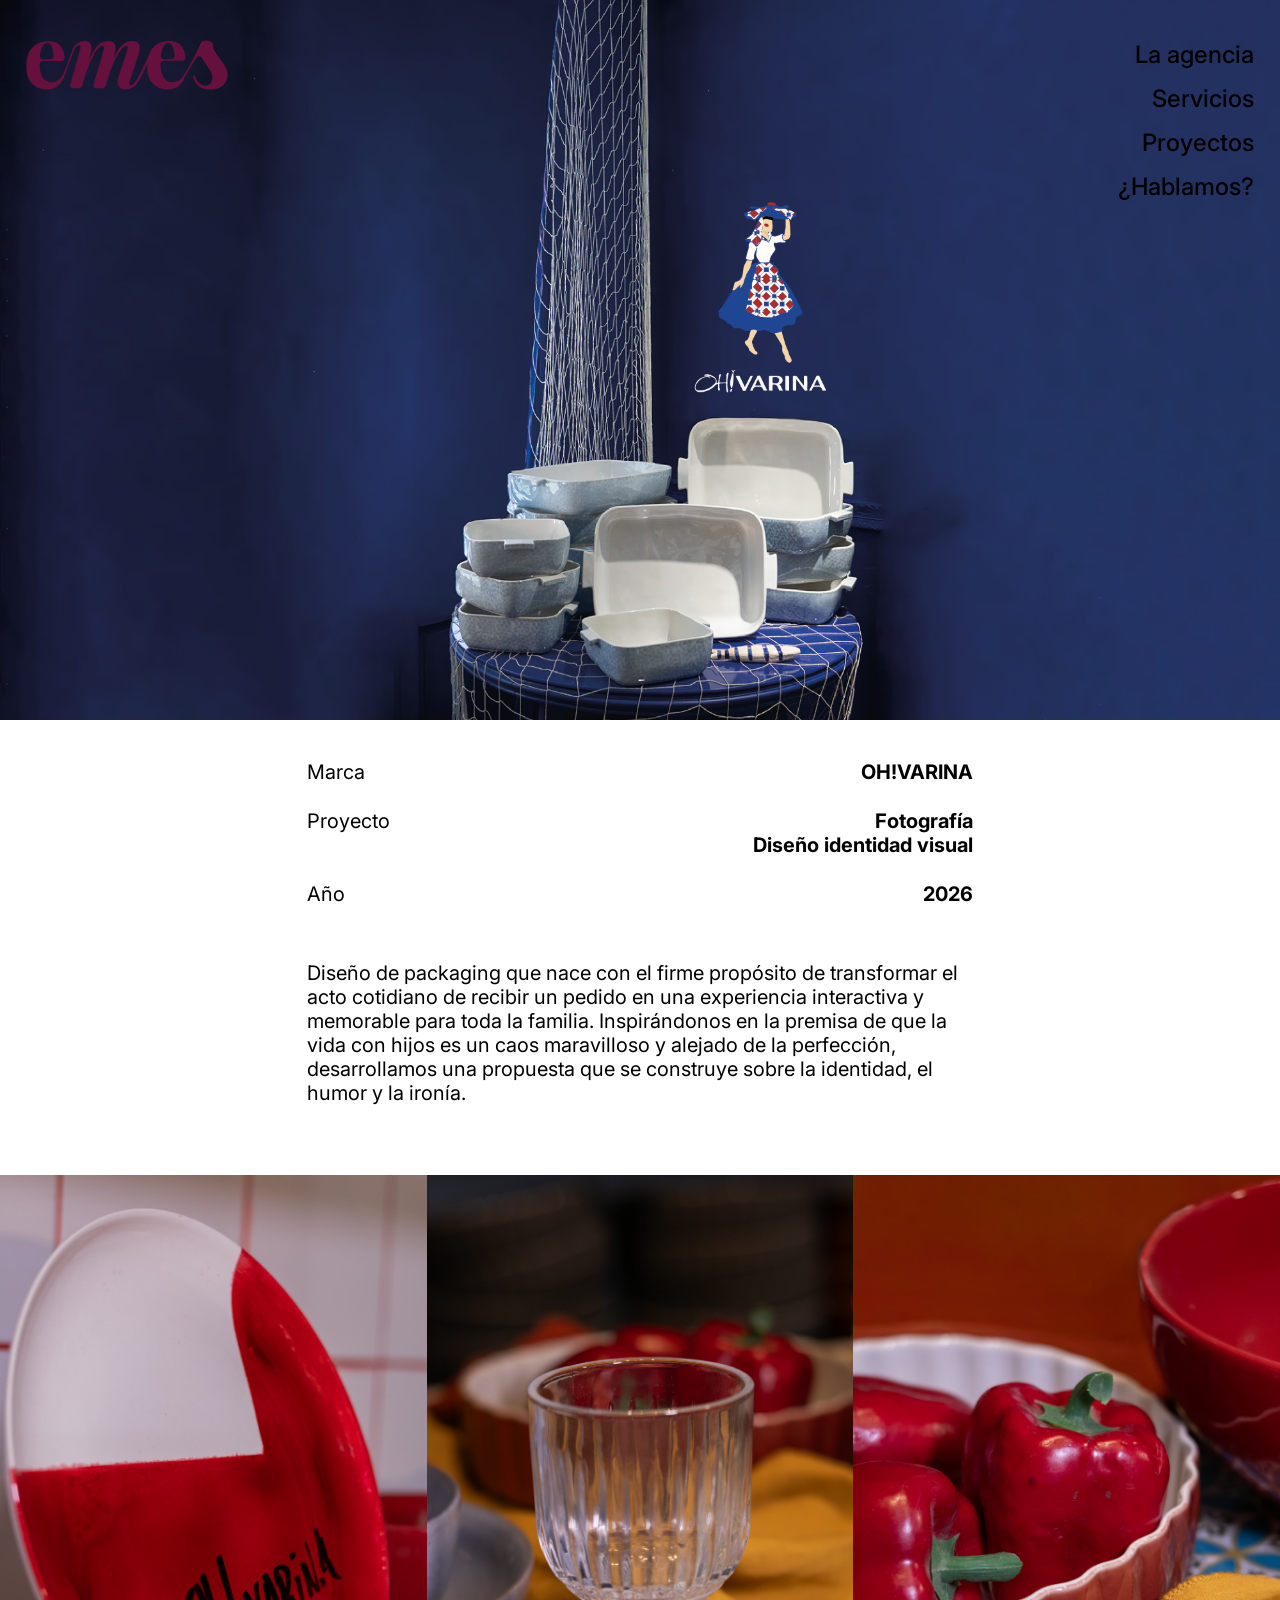
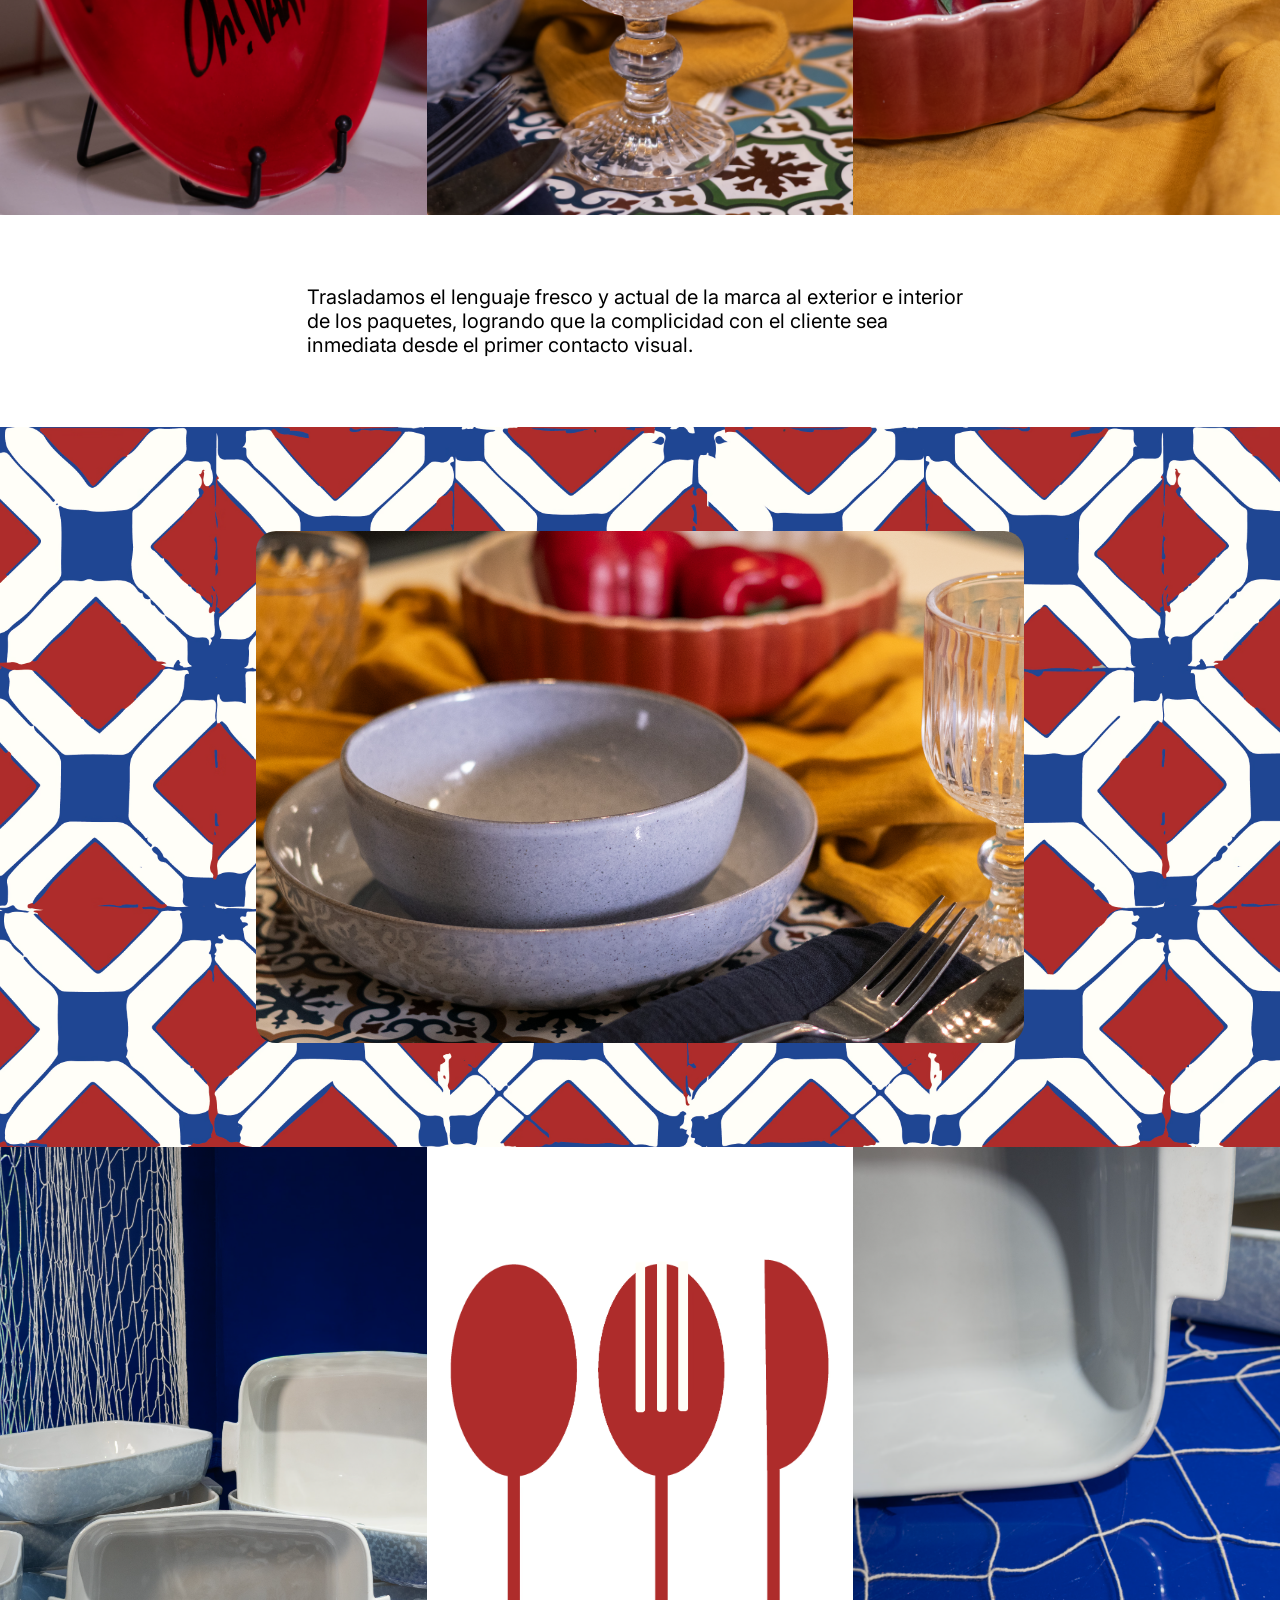
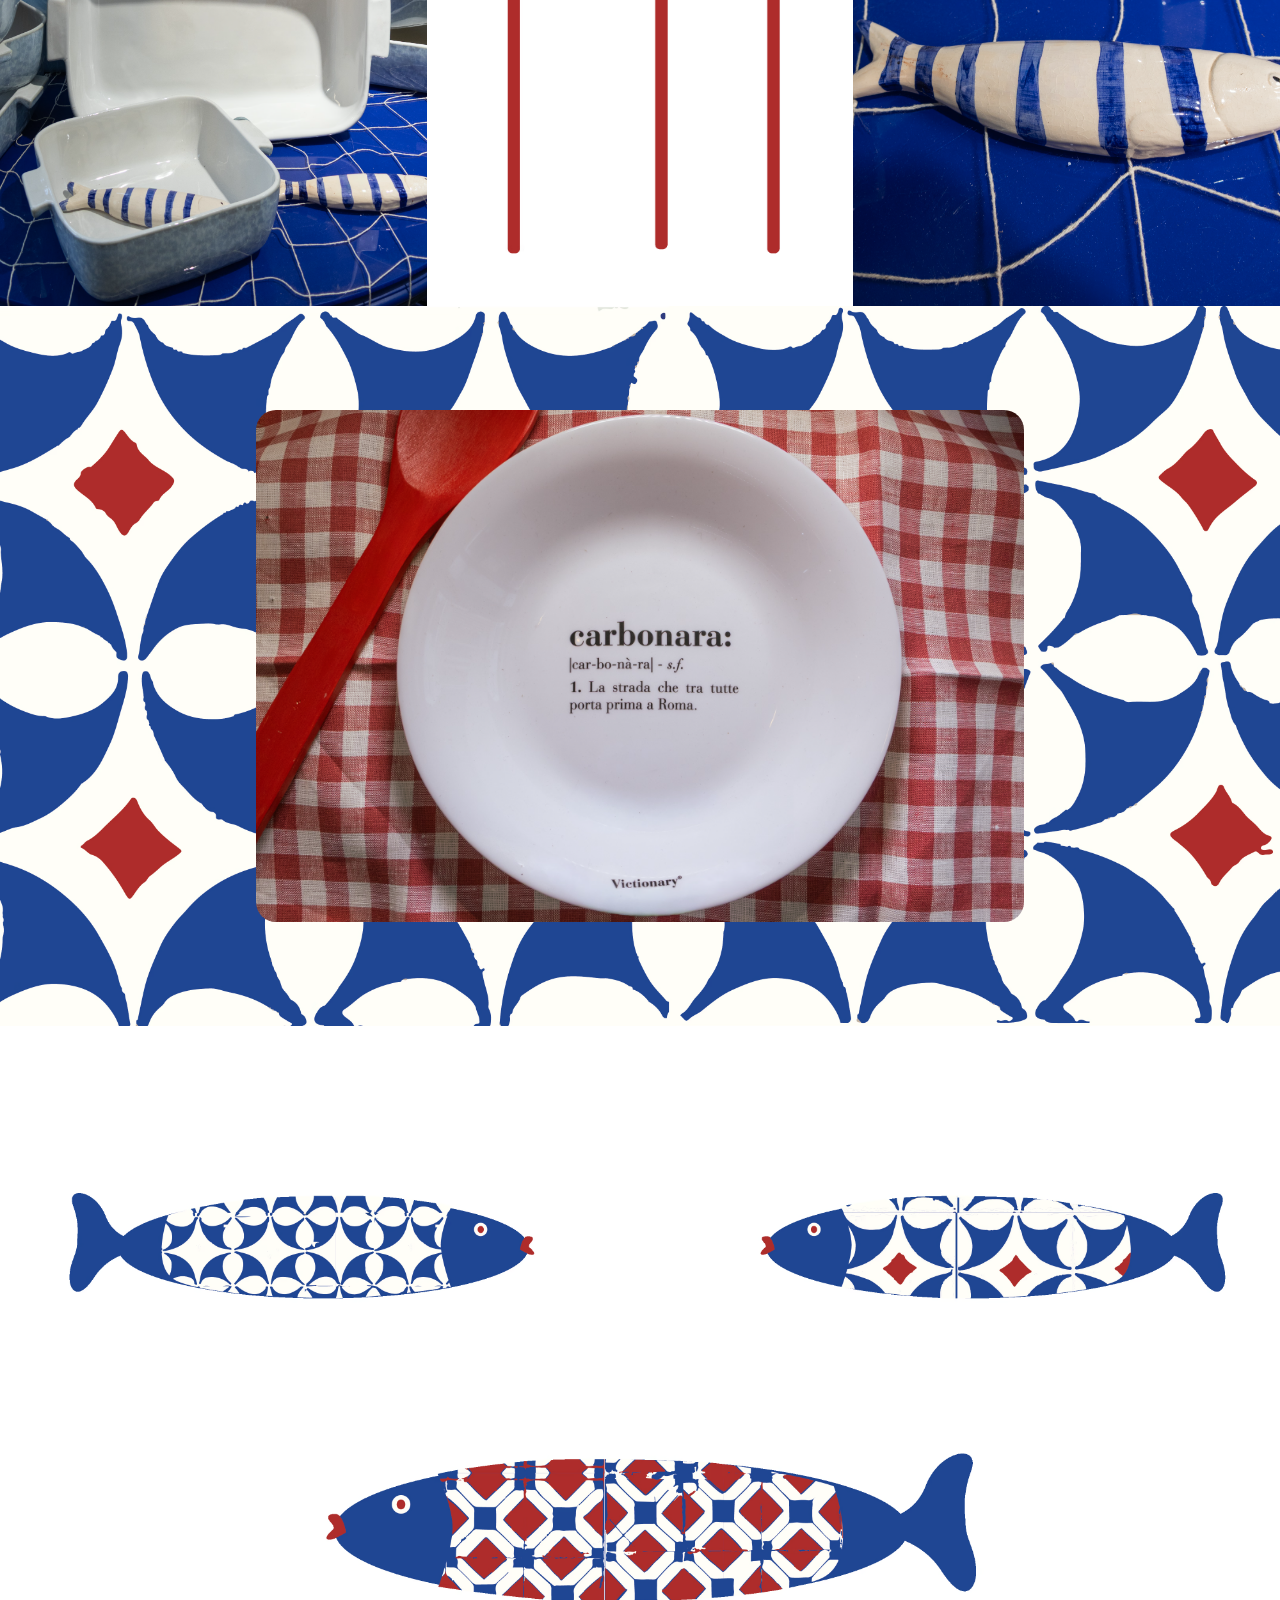
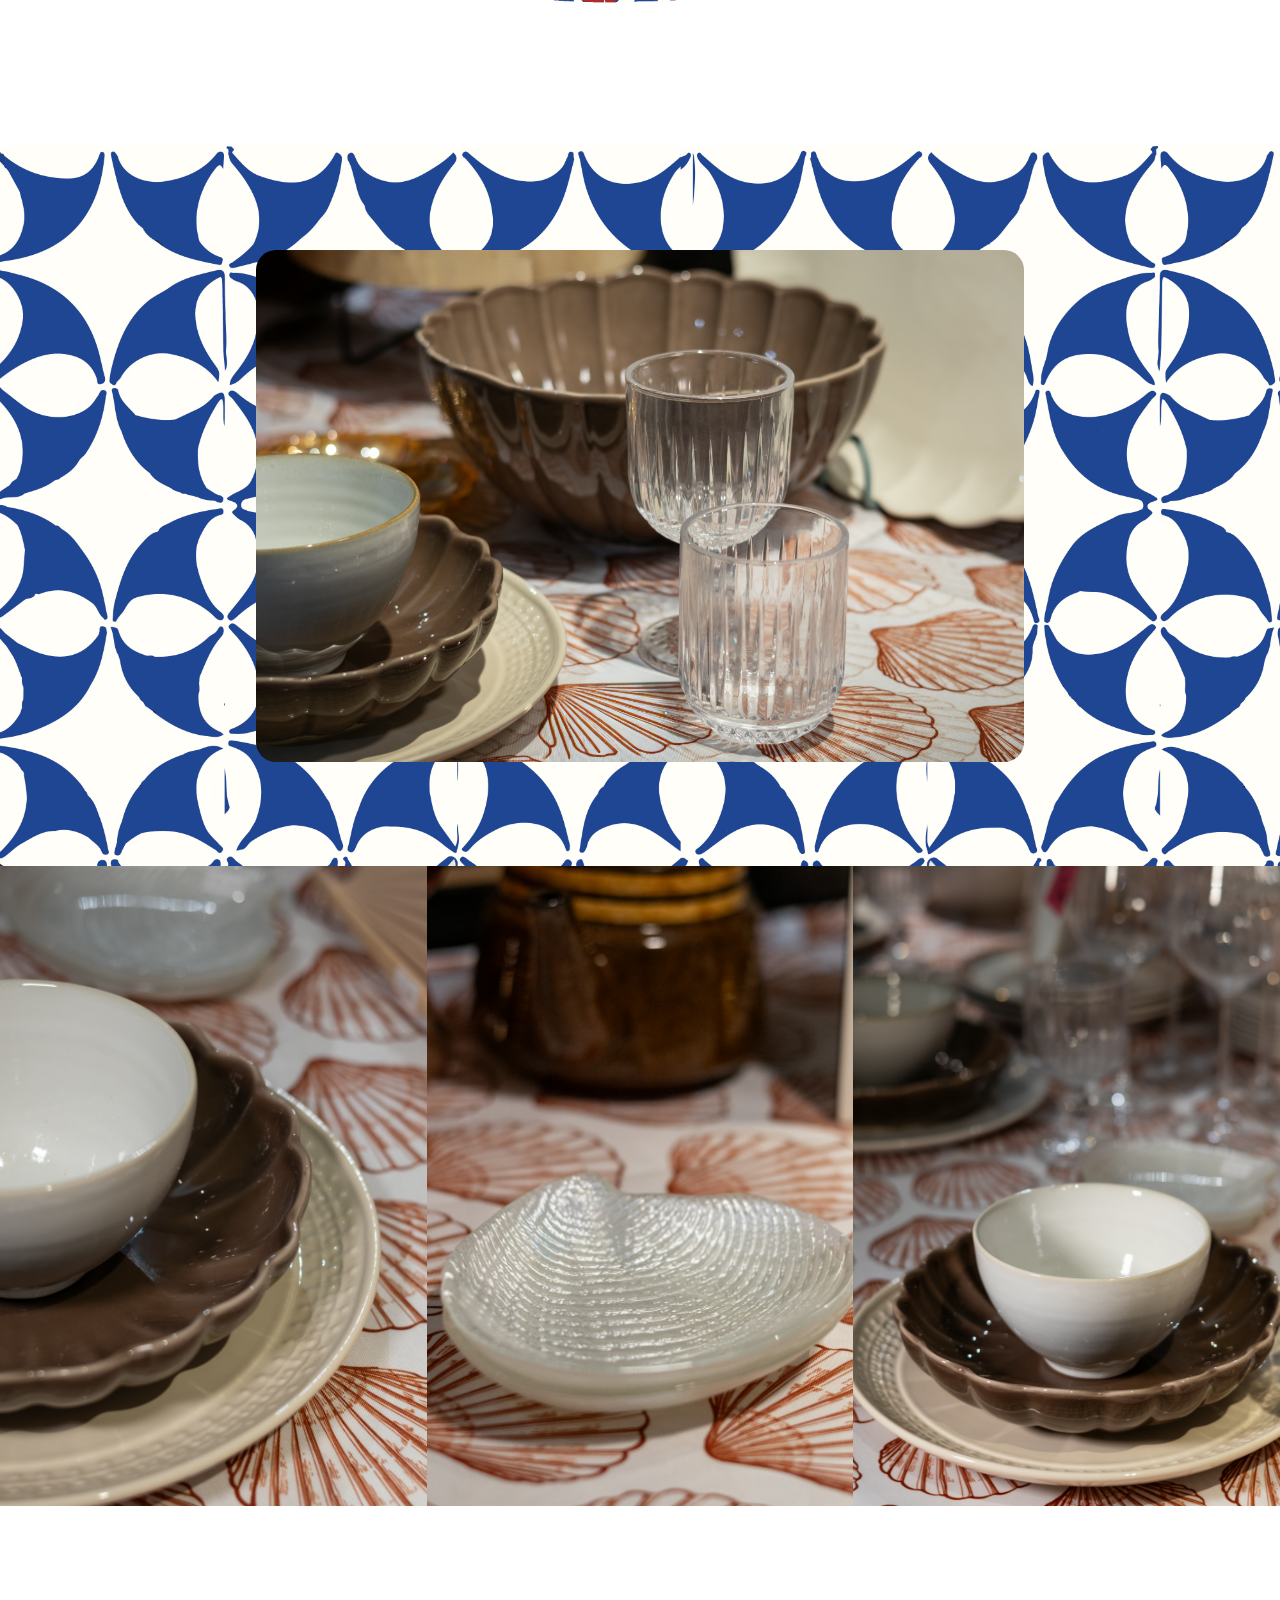
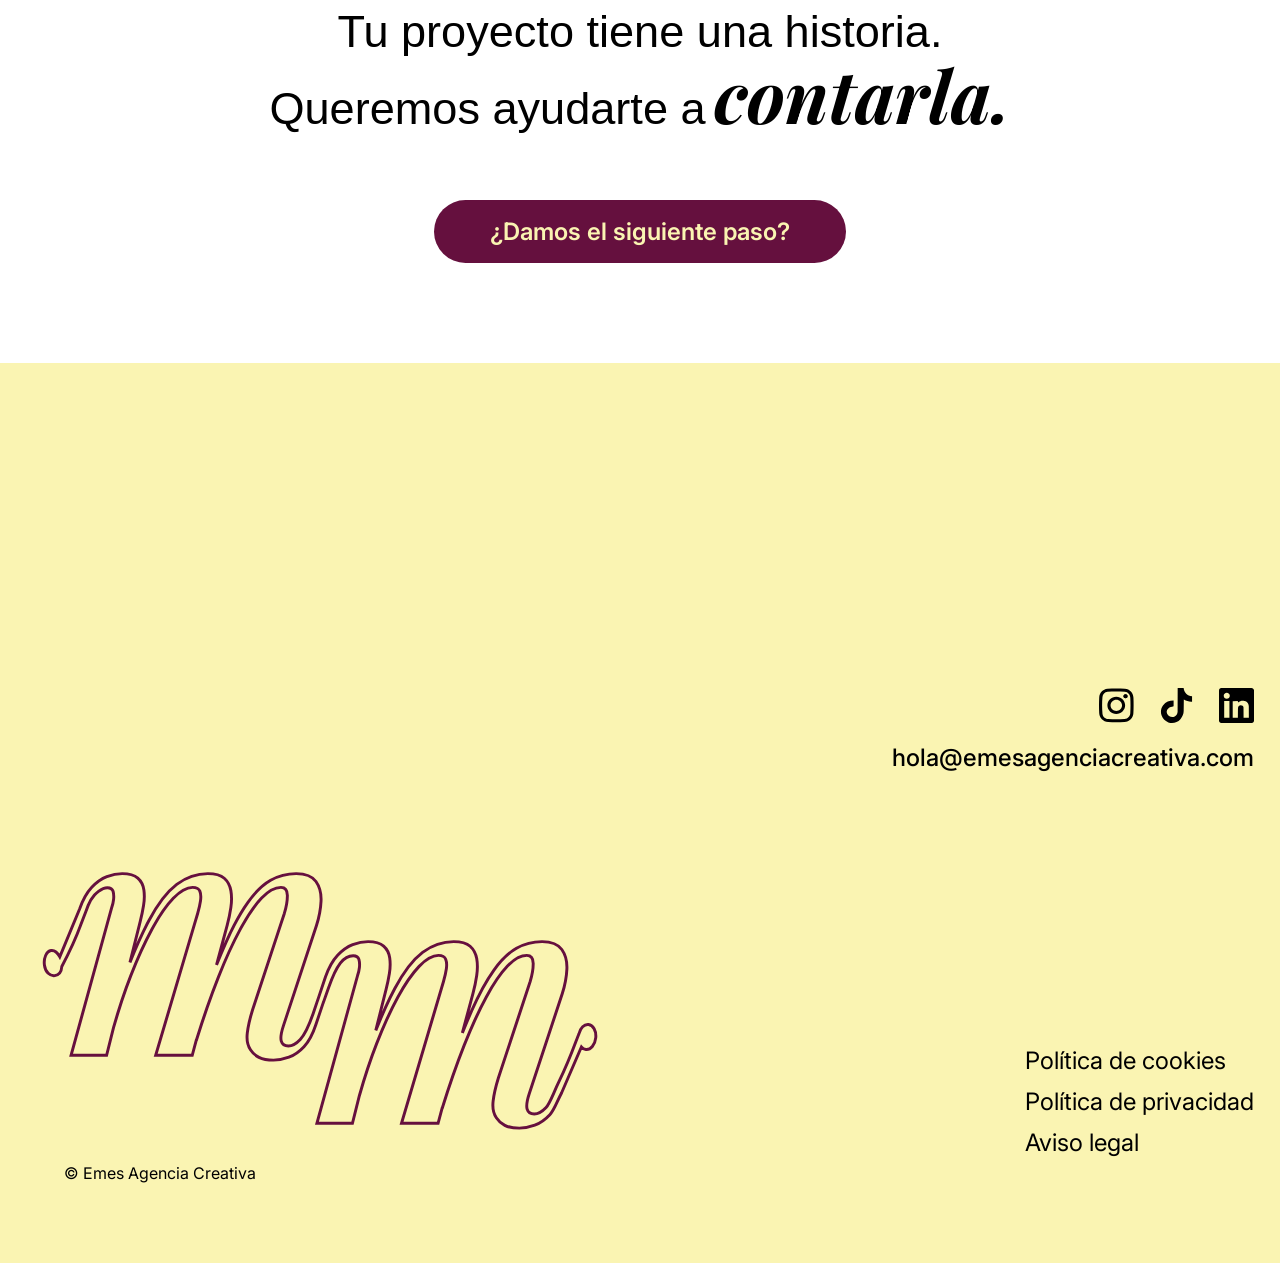
<file: archivo-proyectos/oh-varina/index.html>
<!DOCTYPE html>
<html lang="es">

<head>
    <meta charset="UTF-8">
    <meta name="viewport" content="width=device-width, initial-scale=1.0">
    <title>Emes Agencia Creativa - Proyectos - OH!VARINA</title>
    <!-- cambiar el codigo de las fuentes, con las dos seleccionadas ese codigo -->
    <!-- Playfair Display -->
    <link rel="preconnect" href="https://fonts.googleapis.com">
    <link rel="preconnect" href="https://fonts.gstatic.com" crossorigin>
    <link
        href="https://fonts.googleapis.com/css2?family=Inter:wght@100..900&family=Playfair+Display:ital,wght@0,400..900;1,400..900&display=swap"
        rel="stylesheet">
    <!-- Excon variable -->
    <link href="https://api.fontshare.com/v2/css?f[]=excon@1,2&display=swap" rel="stylesheet">
    <!-- Inter -->
    <link rel="stylesheet" href="../../pag proyectos/estilo-pagina-proyectos.css">
    <link rel="stylesheet" href="../../estilo.css">

</head>

<body>
    <header class="header">
        <nav class="nav-container" id="main-nav">
            <h1 class="header__logo">
                <a href="../../index.html" aria-label="Emes Agencia Creativa - inicio">
                    <?xml version="1.0" encoding="UTF-8"?>
                    <svg id="svg-emes" data-name="Capa 1" xmlns="http://www.w3.org/2000/svg" viewBox="0 0 265.86 65.79"
                        class="emes-logo-svg vertical-align">
                        <defs>
                            <style>
                                .logo-emes {
                                    fill: #66103e;
                                }
                            </style>
                        </defs>
                        <path class="logo-emes"
                            d="M264.21,39.66v-.12c-1.44-3.66-4.04-8.09-7.8-13.31l-2.72-3.62c-3.07-4.04-5.23-7.33-6.48-9.89-.31-.64-.76-1.99-1.08-3.75-.47-2.64.33-3.66-.31-4.66-2.44-3.87-8.82-4.66-13.31-2.93-1.08.42-2.81,2.23-3.65,5.11-9.07,19.13-16.88,33.25-21.14,39.73-.57.88-4.19,6.26-9.12,8.18-3.12,1.22-6.31,1.16-6.31,1.16-2.65,0-5.12-.78-7.42-2.34-2.3-1.55-4.17-4.05-5.61-7.47-1.44-3.42-2.16-7.71-2.16-12.86,0-.56,0-1.08,0-1.58.02-2.17,1.78-3.91,3.95-3.91h24.89c2.31,0,4.13-1.98,3.94-4.29-1.15-14.44-8.42-21.65-21.8-21.65-6,0-11.17,1.35-15.52,4.02-2.99,1.84-4.83,3.84-5.28,4.34-3.45,3.78-4.09,6.99-6.69,13.21-.13.31-.27.63-.27.63-.21.44-.41.82-.57,1.12-1.55,3.23-3.14,6.47-4.76,9.72-2.65,5.35-5.31,10.6-7.99,15.76-.03.06-.06.12-.1.18-.56.94-5.39,8.9-8.7,8.9-1.01,0-1.55-.5-1.55-.5-.44-.41-.67-1.06-.67-1.96,0-.78.24-1.91.71-3.38l11.45-34.47c1.08-3.11,1.63-5.96,1.63-8.53,0-2.81-.78-5.03-2.34-6.66-1.55-1.63-3.97-2.46-7.24-2.46-5.23,0-9.84,1.87-13.85,5.61-4.01,3.74-7.97,10.24-11.86,19.52l2.1-7.47c.94-3.5,1.4-6.35,1.4-8.53,0-6.08-3.08-9.12-9.22-9.12-5.61,0-10.43,2.03-14.42,6.08-4.01,4.05-7.93,10.83-11.75,20.33l2.57-10.05c.71-2.65,1.06-4.98,1.06-7.02,0-2.81-.74-5.06-2.22-6.78-1.48-1.71-3.89-2.57-7.24-2.57-1.99,0-3.85.31-5.61.94-1.94.69-3.27,1.58-3.68,1.87-2.9,2.01-4.43,4.65-5.17,6.24-.51.98-.98,2.05-1.4,3.21l-3.15,8.88c-.6,1.59-2.21,5.92-4.39,11.75-2.46,6.56-3.72,9.89-5.74,12.84-.5.73-4.1,5.93-8.05,7.45-1.78.68-5.02,1.15-6.15,1.15h-.09c-2.65,0-5.12-.78-7.42-2.34-2.3-1.55-4.17-4.05-5.61-7.47-1.44-3.42-2.16-7.71-2.16-12.86,0-.56,0-1.08,0-1.58.02-2.17,1.78-3.91,3.95-3.91h24.89c2.31,0,4.13-1.98,3.94-4.29C49.77,8.82,42.51,1.61,29.13,1.61c-8.65,0-15.59,2.78-20.8,8.35C3.1,15.52.5,23.57.5,34.09s2.43,18.06,7.3,23.31c4.87,5.25,11.43,7.89,19.69,7.89,6,0,11-1.78,15.01-5.32,3.62-3.2,6.22-7.02,7.84-11.45.68-1.86,3.89-10.52,9.63-26l2.22-5.96c.57-1.32.95-2.22,1.52-3.55l.33-.73c.24-.55.31-.74.44-1.03,0,0,.26-.58.97-1.48.2-.25.36-.42.4-.47,1.66-1.83,2.95-2.16,3.8-2.16,1.4,0,2.1.82,2.1,2.46,0,.93-.2,2.06-.59,3.38l-12.84,45.45c-.71,2.52,1.18,5.03,3.8,5.03h8.19c1.8,0,3.38-1.22,3.83-2.96l2.28-8.83v.12c3.89-13.01,8.05-23.56,12.44-31.67,4.4-8.1,8.35-12.15,11.86-12.15,1.24,0,1.87.74,1.87,2.22,0,1.16-.31,2.77-.94,4.8l-12.77,43.42c-.74,2.53,1.15,5.07,3.79,5.07h8.43c1.77,0,3.33-1.18,3.8-2.89l2.24-7.99v.35c4.52-14.65,9.02-25.81,13.5-33.48,4.48-7.67,8.31-11.51,11.51-11.51,1.08,0,1.63.78,1.63,2.34,0,1.1-.31,2.65-.94,4.68l-10.52,31.55c-1.16,3.5-1.75,6.55-1.75,9.12,0,2.18.43,3.93,1.28,5.25,1.71,2.81,4.83,4.21,9.34,4.21.61,0,1.61,0,2.87-.21,0,0,2.89-.46,5.67-2,4.04-2.22,6.87-5.51,11.89-15.03,2.3-4.36,5.11-10.1,7.93-17.05-.04.68-.1,1.79-.1,3.18,0,4.59.01,15.44,7.3,23.31,4.87,5.25,11.43,7.89,19.69,7.89,6,0,11-1.78,15.01-5.32.89-.78,3.24-2.86,5.37-6.32,1.18-1.89,1.8-3.44,1.96-3.79,1.23-2.88,5.4-10.26,15.61-26.62,1.61-2.58,5.4-2.52,6.91.12,1.35,2.37,3.38,5.57,6.11,9.59,2.31,3.37,4.02,5.97,5.13,7.83,1.11,1.84,1.89,3.83,2.36,5.93.47,2.12.37,4.32-.31,6.64-.51,1.76-1.48,4.49-4.39,5.92-2.72,1.32-5.58.71-6.57.44-3.65-.97-5.91-3.18-6.98-4.34-2.45-2.65-3.51-5.57-3.98-7.57-.19-.8-.99-1.29-1.79-1.14-.01,0-.02,0-.03,0-.85.17-1.41,1-1.21,1.84.26,1.11.65,2.35,1.21,3.66,1.2,2.84,2.77,4.9,3.97,6.26.77.8,2.55,2.52,4.76,3.89,1.23.76,2.38,1.28,2.69,1.42,1.11.48,1.78.71,2.65.91,2.85.72,8.58,1.14,14.12,0,1.89-.39,5.5-.93,9.45-3.99,2.86-2.21,4.82-5.13,5.88-8.78,1.31-4.47,1.23-8.52-.22-12.16ZM177.42,20.76c.6-5.04,1.62-8.93,3.05-11.65h-.01c1.83-3.46,4.14-5.2,6.95-5.2s4.77,2.01,6.14,6.02c1.04,3.07,1.64,6.77,1.79,11.1.08,2.26-1.69,4.15-3.95,4.15h-10.05c-2.36,0-4.21-2.07-3.93-4.42ZM18.39,20.89c.6-5.04,1.62-8.93,3.05-11.65h-.01c1.83-3.46,4.14-5.2,6.95-5.2s4.77,2.01,6.14,6.02c1.04,3.07,1.64,6.77,1.79,11.1.08,2.26-1.69,4.15-3.95,4.15h-10.05c-2.36,0-4.21-2.07-3.93-4.42Z" />
                    </svg>
                    <span class="visually-hidden">Emes Agencia Creativa</span>
                </a>
            </h1>

            <input type="checkbox" id="menu-toggle" class="menu-checkbox">

            <label for="menu-toggle" class="nav__burguer" aria-label="Abrir menú">
                <span></span>
                <span></span>
                <span></span>
            </label>

            <div class="header__menu">
                <ul class="header__menu_list">
                    <li><a href="../../la-agencia/index.html">La agencia</a></li>
                    <li><a href="../../servicios/index.html">Servicios</a></li>
                    <li><a href="../../proyectos/index.html">Proyectos</a></li>
                    <li><a href="../../contacto/index.html">¿Hablamos?</a></li>
                </ul>
            </div>

            <!-- OVERLAY MENÚ HAMBURGUESA -->
            <div class="menu__overlay">

                <div class="menu__overlay_header">
                    <?xml version="1.0" encoding="UTF-8"?>
                    <svg id="svg-emes-contorno" data-name="Capa 1" xmlns="http://www.w3.org/2000/svg"
                        viewBox="0 0 265.86 65.79" class="emes-logo-svg">
                        <defs>
                            <style>
                                .cls-1 {
                                    fill: none;
                                    stroke: #66103e;
                                    stroke-miterlimit: 10;
                                }
                            </style>
                        </defs>
                        <path class="cls-1"
                            d="M264.21,39.66v-.12c-1.44-3.66-4.04-8.09-7.8-13.31l-2.72-3.62c-3.07-4.04-5.23-7.33-6.48-9.89-.31-.64-.76-1.99-1.08-3.75-.47-2.64.33-3.66-.31-4.66-2.44-3.87-8.82-4.66-13.31-2.93-1.08.42-2.81,2.23-3.65,5.11-9.07,19.13-16.88,33.25-21.14,39.73-.57.88-4.19,6.26-9.12,8.18-3.12,1.22-6.31,1.16-6.31,1.16-2.65,0-5.12-.78-7.42-2.34-2.3-1.55-4.17-4.05-5.61-7.47-1.44-3.42-2.16-7.71-2.16-12.86,0-.56,0-1.08,0-1.58.02-2.17,1.78-3.91,3.95-3.91h24.89c2.31,0,4.13-1.98,3.94-4.29-1.15-14.44-8.42-21.65-21.8-21.65-6,0-11.17,1.35-15.52,4.02-2.99,1.84-4.83,3.84-5.28,4.34-3.45,3.78-4.09,6.99-6.69,13.21-.13.31-.27.63-.27.63-.21.44-.41.82-.57,1.12-1.55,3.23-3.14,6.47-4.76,9.72-2.65,5.35-5.31,10.6-7.99,15.76-.03.06-.06.12-.1.18-.56.94-5.39,8.9-8.7,8.9-1.01,0-1.55-.5-1.55-.5-.44-.41-.67-1.06-.67-1.96,0-.78.24-1.91.71-3.38l11.45-34.47c1.08-3.11,1.63-5.96,1.63-8.53,0-2.81-.78-5.03-2.34-6.66-1.55-1.63-3.97-2.46-7.24-2.46-5.23,0-9.84,1.87-13.85,5.61-4.01,3.74-7.97,10.24-11.86,19.52l2.1-7.47c.94-3.5,1.4-6.35,1.4-8.53,0-6.08-3.08-9.12-9.22-9.12-5.61,0-10.43,2.03-14.42,6.08-4.01,4.05-7.93,10.83-11.75,20.33l2.57-10.05c.71-2.65,1.06-4.98,1.06-7.02,0-2.81-.74-5.06-2.22-6.78-1.48-1.71-3.89-2.57-7.24-2.57-1.99,0-3.85.31-5.61.94-1.94.69-3.27,1.58-3.68,1.87-2.9,2.01-4.43,4.65-5.17,6.24-.51.98-.98,2.05-1.4,3.21l-3.15,8.88c-.6,1.59-2.21,5.92-4.39,11.75-2.46,6.56-3.72,9.89-5.74,12.84-.5.73-4.1,5.93-8.05,7.45-1.78.68-5.02,1.15-6.15,1.15h-.09c-2.65,0-5.12-.78-7.42-2.34-2.3-1.55-4.17-4.05-5.61-7.47-1.44-3.42-2.16-7.71-2.16-12.86,0-.56,0-1.08,0-1.58.02-2.17,1.78-3.91,3.95-3.91h24.89c2.31,0,4.13-1.98,3.94-4.29C49.77,8.82,42.51,1.61,29.13,1.61c-8.65,0-15.59,2.78-20.8,8.35C3.1,15.52.5,23.57.5,34.09s2.43,18.06,7.3,23.31c4.87,5.25,11.43,7.89,19.69,7.89,6,0,11-1.78,15.01-5.32,3.62-3.2,6.22-7.02,7.84-11.45.68-1.86,3.89-10.52,9.63-26l2.22-5.96c.57-1.32.95-2.22,1.52-3.55l.33-.73c.24-.55.31-.74.44-1.03,0,0,.26-.58.97-1.48.2-.25.36-.42.4-.47,1.66-1.83,2.95-2.16,3.8-2.16,1.4,0,2.1.82,2.1,2.46,0,.93-.2,2.06-.59,3.38l-12.84,45.45c-.71,2.52,1.18,5.03,3.8,5.03h8.19c1.8,0,3.38-1.22,3.83-2.96l2.28-8.83v.12c3.89-13.01,8.05-23.56,12.44-31.67,4.4-8.1,8.35-12.15,11.86-12.15,1.24,0,1.87.74,1.87,2.22,0,1.16-.31,2.77-.94,4.8l-12.77,43.42c-.74,2.53,1.15,5.07,3.79,5.07h8.43c1.77,0,3.33-1.18,3.8-2.89l2.24-7.99v.35c4.52-14.65,9.02-25.81,13.5-33.48,4.48-7.67,8.31-11.51,11.51-11.51,1.08,0,1.63.78,1.63,2.34,0,1.1-.31,2.65-.94,4.68l-10.52,31.55c-1.16,3.5-1.75,6.55-1.75,9.12,0,2.18.43,3.93,1.28,5.25,1.71,2.81,4.83,4.21,9.34,4.21.61,0,1.61,0,2.87-.21,0,0,2.89-.46,5.67-2,4.04-2.22,6.87-5.51,11.89-15.03,2.3-4.36,5.11-10.1,7.93-17.05-.04.68-.1,1.79-.1,3.18,0,4.59.01,15.44,7.3,23.31,4.87,5.25,11.43,7.89,19.69,7.89,6,0,11-1.78,15.01-5.32.89-.78,3.24-2.86,5.37-6.32,1.18-1.89,1.8-3.44,1.96-3.79,1.23-2.88,5.4-10.26,15.61-26.62,1.61-2.58,5.4-2.52,6.91.12,1.35,2.37,3.38,5.57,6.11,9.59,2.31,3.37,4.02,5.97,5.13,7.83,1.11,1.84,1.89,3.83,2.36,5.93.47,2.12.37,4.32-.31,6.64-.51,1.76-1.48,4.49-4.39,5.92-2.72,1.32-5.58.71-6.57.44-3.65-.97-5.91-3.18-6.98-4.34-2.45-2.65-3.51-5.57-3.98-7.57-.19-.8-.99-1.29-1.79-1.14-.01,0-.02,0-.03,0-.85.17-1.41,1-1.21,1.84.26,1.11.65,2.35,1.21,3.66,1.2,2.84,2.77,4.9,3.97,6.26.77.8,2.55,2.52,4.76,3.89,1.23.76,2.38,1.28,2.69,1.42,1.11.48,1.78.71,2.65.91,2.85.72,8.58,1.14,14.12,0,1.89-.39,5.5-.93,9.45-3.99,2.86-2.21,4.82-5.13,5.88-8.78,1.31-4.47,1.23-8.52-.22-12.16ZM177.42,20.76c.6-5.04,1.62-8.93,3.05-11.65h-.01c1.83-3.46,4.14-5.2,6.95-5.2s4.77,2.01,6.14,6.02c1.04,3.07,1.64,6.77,1.79,11.1.08,2.26-1.69,4.15-3.95,4.15h-10.05c-2.36,0-4.21-2.07-3.93-4.42ZM18.39,20.89c.6-5.04,1.62-8.93,3.05-11.65h-.01c1.83-3.46,4.14-5.2,6.95-5.2s4.77,2.01,6.14,6.02c1.04,3.07,1.64,6.77,1.79,11.1.08,2.26-1.69,4.15-3.95,4.15h-10.05c-2.36,0-4.21-2.07-3.93-4.42Z" />
                    </svg>
                </div>

                <nav class="menu__overlay_nav">
                    <ul class="menu__overlay_nav_list">
                        <li><a href="../../la-agencia/index.html">La agencia</a></li>
                        <li><a href="../../servicios/index.html">Servicios</a></li>
                        <li><a href="../../proyectos/index.html">Proyectos</a></li>
                        <li><a href="../../contacto/index.html">¿Hablamos?</a></li>
                    </ul>
                </nav>

                <div class="menu__overlay_footer">
                    <?xml version="1.0" encoding="UTF-8"?>
                    <svg id="svg-mm-contorno" data-name="Capa 1" xmlns="http://www.w3.org/2000/svg"
                        viewBox="0 0 200.99 90.3" class="logo-mm-contorno__footer">
                        <defs>
                            <style>
                                .cls-1 {
                                    fill: none;
                                    stroke: #66103e;
                                    stroke-miterlimit: 10;
                                }
                            </style>
                        </defs>
                        <path class="cls-1"
                            d="M192.12,53.21c-1.42-.15-2.76,1.22-3.22,3.16-1.03,2.36-2.73,7.93-6.84,16.38-2.03,4.17-3.01,7.31-4.39,8.79-1.39,1.48-2.73,2.23-4.04,2.23s-2.12-.55-2.43-1.64c-.31-1.09-.08-2.81.69-5.16l11.32-34.35c.92-2.89,1.44-5.67,1.56-8.32.12-2.66-.46-4.88-1.73-6.68-1.27-1.8-3.52-2.7-6.76-2.7s-6.07.76-8.72,2.29c-2.66,1.52-5.24,4.03-7.74,7.5-2.5,3.48-5.03,8.09-7.57,13.83-1.02,2.31-2.08,4.84-3.16,7.58l3.63-13.5c.54-2.03.96-4.08,1.27-6.15.31-2.07.31-3.99,0-5.74-.31-1.76-1.06-3.16-2.25-4.22-1.2-1.06-3.06-1.58-5.6-1.58-3.85,0-7.39,1.23-10.63,3.69-3.24,2.46-6.4,6.56-9.48,12.31-2.08,3.87-4.24,8.66-6.49,14.32l3.49-13.91c.46-1.8.85-3.63,1.15-5.51.31-1.88.35-3.65.12-5.33-.23-1.68-.92-3.03-2.08-4.05-1.15-1.01-2.93-1.52-5.31-1.52-1.69,0-3.45.35-5.26,1.05-1.81.7-3.52,1.92-5.14,3.63-1.62,1.72-3,4.18-4.16,7.38l-2.58,7.74h-.01l-1.62,4.81c-1.54,4.38-3.01,7.31-4.39,8.79-1.39,1.48-2.73,2.23-4.04,2.23s-2.12-.55-2.43-1.64c-.31-1.09-.08-2.81.69-5.16l11.32-34.35c.92-2.89,1.44-5.67,1.56-8.32.12-2.66-.46-4.88-1.73-6.68-1.27-1.8-3.52-2.7-6.76-2.7s-6.07.76-8.72,2.29c-2.66,1.52-5.24,4.03-7.74,7.5-2.5,3.48-5.03,8.09-7.57,13.83-1.02,2.31-2.08,4.84-3.16,7.58l3.63-13.5c.54-2.03.96-4.08,1.27-6.15.31-2.07.31-3.99,0-5.74-.31-1.76-1.06-3.16-2.25-4.22-1.2-1.06-3.06-1.58-5.6-1.58-3.85,0-7.39,1.23-10.63,3.69-3.24,2.46-6.4,6.56-9.48,12.31-2.08,3.87-4.24,8.66-6.49,14.32l3.49-13.91c.46-1.8.85-3.63,1.15-5.51.31-1.88.35-3.65.12-5.33-.23-1.68-.92-3.03-2.08-4.05-1.15-1.01-2.93-1.52-5.31-1.52-1.69,0-3.45.35-5.26,1.05-1.81.7-3.52,1.92-5.14,3.63-1.62,1.72-3,4.18-4.16,7.38l-6.76,16.34c-.69-1.26-1.85-2.3-2.96-2.14-1.63.23-2.61,2.62-2.28,5,.33,2.38,1.92,3.79,3.55,3.55,1.32-.19,2.25-1.3,2.38-3.11,4.91-9.22,6.19-13.57,7.1-15.9.84-2.15,1.16-2.99,1.9-4.96.3-.8.98-2.17,2.15-3.53,0,0,2.2-2.52,4.39-2.52,1.08,0,1.73.41,1.96,1.23.23.82.29,1.76.17,2.81-.12,1.06-.33,1.98-.64,2.76l-13.87,50.41h12.13l2.36-9.4c1.79-6.35,3.75-12.29,5.9-17.79,2.35-6.02,4.76-11.29,7.22-15.82,2.46-4.53,4.89-8.05,7.28-10.55,2.39-2.5,4.58-3.75,6.59-3.75,1.31,0,2.14.43,2.48,1.29.35.86.42,1.95.23,3.28-.19,1.33-.52,2.77-.98,4.34l-14.33,48.41h12.48l1.43-5.32-.04.28c2.46-7.97,4.97-15.16,7.51-21.57,2.54-6.41,5.06-11.92,7.57-16.53,2.5-4.61,4.91-8.13,7.22-10.55,2.31-2.42,4.51-3.63,6.59-3.63,1.46,0,2.2.92,2.2,2.75s-.35,3.89-1.04,6.15l-10.86,32.94c-.92,2.97-1.52,5.61-1.79,7.91-.27,2.31.1,4.2,1.1,5.69.69,1.1,1.66,1.95,2.89,2.58,1.23.62,2.89.94,4.97.94,1.69,0,3.45-.33,5.26-1s3.52-1.85,5.14-3.58c1.62-1.72,2.96-4.22,4.04-7.5l2.57-7.62h.02l1.73-4.92c1.39-3.99,2.73-6.82,4.04-8.5,1.31-1.68,2.77-2.52,4.39-2.52,1.08,0,1.73.41,1.96,1.23.23.82.29,1.76.17,2.81-.12,1.06-.33,1.98-.64,2.76l-13.87,50.41h12.13l2.36-9.4c1.79-6.35,3.75-12.29,5.9-17.79,2.35-6.02,4.76-11.29,7.22-15.82,2.46-4.53,4.89-8.05,7.28-10.55,2.39-2.5,4.58-3.75,6.59-3.75,1.31,0,2.14.43,2.48,1.29.35.86.42,1.95.23,3.28-.19,1.33-.52,2.77-.98,4.34l-14.33,48.41h12.48l1.43-5.32-.04.28c2.46-7.97,4.97-15.16,7.51-21.57,2.54-6.41,5.06-11.92,7.57-16.53,2.5-4.61,4.91-8.13,7.22-10.55,2.31-2.42,4.51-3.63,6.59-3.63,1.46,0,2.2.92,2.2,2.75s-.35,3.89-1.04,6.15l-10.86,32.94c-.92,2.97-1.52,5.61-1.79,7.91-.27,2.31.1,4.2,1.1,5.69.69,1.1,1.66,1.95,2.89,2.58,1.23.62,2.89.94,4.97.94,1.69,0,3.45-.33,5.26-1s3.52-1.85,5.14-3.58c1.62-1.72,2.35-4.35,4.04-7.5l6.74-15.61c.42.49.94.81,1.53.87,1.62.17,3.12-1.61,3.36-3.98.24-2.36-.88-4.41-2.5-4.58Z" />
                    </svg>

                    <div class="footer__items">
                        <div class="footer__social-icons">
                            <a href="#" aria-label="Instagram">
                                <svg width="44" height="43" viewBox="0 0 44 43" fill="none"
                                    xmlns="http://www.w3.org/2000/svg">
                                    <path
                                        d="M31.9839 42.2702C24.9396 42.6569 18.2015 42.6569 11.4635 42.2702C5.20669 41.8835 0.612551 37.4577 0.262522 31.3562C-0.0875074 24.6961 -0.0875074 18.1649 0.262522 11.4618C0.525044 5.66109 4.8129 0.891594 10.6759 0.418942C18.0703 -0.139647 25.1584 -0.139647 32.5527 0.418942C38.6345 0.848626 43.0536 5.70406 43.3162 11.6767C43.5787 18.3368 43.5787 24.6961 43.2286 31.3562C42.9224 37.3288 38.4157 42.0124 32.0277 42.3131L31.9839 42.2702ZM32.1152 38.403C36.4906 38.1452 39.1158 34.7507 39.3345 30.8406C39.6846 24.3953 39.6846 18.1219 39.3345 11.6337C39.1158 7.80951 36.5343 4.58688 32.509 4.24313C25.1584 3.64157 17.9828 3.5986 10.6759 4.2861C7.26311 4.62985 4.68165 7.29389 4.37537 10.6884C3.71906 17.7352 3.76282 24.6961 4.37537 31.7429C4.68165 35.4382 7.6569 38.1452 11.4197 38.403C18.289 38.8327 25.0709 38.8757 32.1589 38.403H32.1152Z"
                                        fill="black" />
                                    <path
                                        d="M35.9217 9.91453C35.9217 8.49657 34.7404 7.37939 33.3403 7.37939C31.9401 7.37939 30.7588 8.49657 30.7588 9.91453C30.7588 11.3325 31.9401 12.4497 33.3403 12.4497C34.7404 12.4497 35.9217 11.3325 35.9217 9.91453Z"
                                        fill="black" />
                                    <path
                                        d="M32.8593 21.3017C32.8593 27.3172 27.8714 32.2156 21.7021 32.2156C15.5328 32.2156 10.5449 27.3172 10.5449 21.3017C10.5449 15.2861 15.5328 10.3877 21.7021 10.3877C27.8714 10.3877 32.8593 15.2861 32.8593 21.3017ZM28.9652 21.2587C28.9652 17.3486 25.7275 14.1689 21.7459 14.1689C17.7643 14.1689 14.5265 17.3486 14.5265 21.2587C14.5265 25.1688 17.7643 28.3485 21.7459 28.3485C25.7275 28.3485 28.9652 25.1688 28.9652 21.2587Z"
                                        fill="black" />
                                    <path
                                        d="M33.3403 12.4497C34.766 12.4497 35.9217 11.3146 35.9217 9.91453C35.9217 8.51441 34.766 7.37939 33.3403 7.37939C31.9146 7.37939 30.7588 8.51441 30.7588 9.91453C30.7588 11.3146 31.9146 12.4497 33.3403 12.4497Z"
                                        fill="black" />
                                </svg>
                            </a>

                            <a href="#" aria-label="TikTok">
                                <svg width="40" height="45" viewBox="0 0 40 45" fill="none"
                                    xmlns="http://www.w3.org/2000/svg">
                                    <path
                                        d="M9.56337 44.2223C5.0396 42.7078 2.05306 38.9866 0.867215 35.4817C-0.757829 30.7219 -0.0990411 25.8757 2.84361 22.1111C6.04977 18.0005 10.9688 16.2264 16.2832 16.1831V23.5823C13.7797 24.2747 11.2763 24.7074 9.47555 26.2218C6.22546 28.9911 7.05993 33.7941 10.3539 36.0442C12.5499 37.5154 15.1852 37.9481 17.6447 36.7365C19.4893 35.8278 21.4218 33.1451 21.4218 30.4623L21.5096 0H29.1518C29.8984 5.92804 33.7633 10.3416 40 10.4714V17.7408C36.135 18.0437 33.0167 16.7456 29.4153 14.885L29.2396 29.7267C29.2396 33.5778 27.5267 37.2558 25.0233 40.0683C21.2022 44.3521 15.273 46.1262 9.56337 44.2656V44.2223Z"
                                        fill="black" />
                                </svg>
                            </a>

                            <a href="#" aria-label="LinkedIn">
                                <svg width="43" height="43" viewBox="0 0 43 43" fill="none"
                                    xmlns="http://www.w3.org/2000/svg">
                                    <path
                                        d="M40.223 42.9566H2.73362C1.30174 42.9566 0 41.5247 0 40.1362V3.25429C0 1.34511 1.04141 0.347124 2.95059 0H39.8759C41.3945 0 43 1.30172 43 2.82038V40.1362C43 41.3946 41.8719 43 40.2664 43L40.223 42.9566ZM13.2775 9.5893C13.2775 7.54995 11.5853 5.85772 9.54596 5.85772C7.50661 5.85772 5.81438 7.50656 5.81438 9.5893C5.81438 11.672 7.50661 13.3209 9.54596 13.3209C11.5853 13.3209 13.2775 11.672 13.2775 9.5893ZM23.3007 24.776C23.3007 22.6932 25.0363 21.4349 26.5984 21.3047C28.0737 21.218 30.113 22.2593 30.113 24.0817L30.1998 36.6216H36.665L36.6216 22.6499C36.6216 18.7447 33.888 15.9243 30.0696 15.5772C27.553 15.3602 25.3401 16.1847 23.6044 17.8769L22.9536 16.0545L16.8355 16.1413V36.665H23.1706L23.3007 24.776ZM12.8002 16.0545H6.37841V36.665H12.8002V16.0545Z"
                                        fill="black" />
                                </svg>
                            </a>
                        </div>

                        <p class="footer__copyright">© Emes Agencia Creativa</p>
                    </div>
                </div>

            </div>

        </nav>
    </header>

    <div class="hero_container">
        <picture>
            <img src="assets/img-hero-ohvarina-mobile.avif" alt="Imagen hero OH!VARINA mobile" class="mobile">
            <img src="assets/img-hero-ohvarina-desktop.avif" alt="Imagen hero OH!VARINA desktop"
                class="desktop">
        </picture>
    </div>



    <div class="project_content">

        <div class="info_card">
            <div class="info_card__item">
                <p>Marca</p>
                <p>OH!VARINA</p>
            </div>

            <div class="info_card__item">
                <p>Proyecto</p>
                <p>Fotografía <br> Diseño identidad visual</p>
            
            </div>

            <div class="info_card__item">
                <p>Año</p>
                <p>2026</p>
            </div>

            <p>Diseño de packaging que nace con el firme propósito de transformar el acto cotidiano de recibir un pedido
                en una
                experiencia interactiva y memorable para toda la familia. Inspirándonos en la premisa de que la vida con
                hijos es un
                caos maravilloso y alejado de la perfección, desarrollamos una propuesta que se
                construye sobre la identidad, el humor y la ironía.
            </p>
        </div>

        <div class="project_conte">

        </div>

        <div class="proyecto__grid proyecto__grid--3">
            <div>
                <img src="assets/oh-varina-18.avif" alt="" class="proyecto__img">
            </div>
            <div>
                <img src="assets/oh-varina-17.avif" alt="" class="proyecto__img">
            </div>
            <div>
                <img src="assets/oh-varina-16.avif" alt="" class="proyecto__img">
            </div>
        </div>


        <div class="project_contet info_card">
            <p>Trasladamos el lenguaje fresco y actual de la marca al exterior e interior de los paquetes, logrando que
                la complicidad con el cliente sea inmediata desde el primer contacto visual.
            </p>
        </div>

        <div class="proyecto__img-overlay">
            <img src="assets/img-ohvarina-azulejos-1.avif" alt="" class="proyecto__img">
            <img src="assets/oh-varina-15.avif" alt="" class="proyecto__img-encima">
        </div>

        <div class="proyecto__grid proyecto__grid--3">
            <div>
                <img src="assets/oh-varina-5.avif" alt="" class="proyecto__img">
            </div>
            <div>
                <img src="assets/img-ohvarina-cubiertos.avif" alt="" class="proyecto__img">
            </div>
            <div>
                <img src="assets/oh-varina-8.avif" alt="" class="proyecto__img">
            </div>
        </div>

    <div class="proyecto__img-overlay">
        <img src="assets/img-ohvarina-azulejos-3.avif" alt="" class="proyecto__img">
        <img src="assets/oh-varina-4.avif" alt="" class="proyecto__img-encima">
    </div>

        <div>
            <img src="assets/img-ohvarina-peces.avif" alt="" class="proyecto__img">
        </div>

    
    <div class="proyecto__img-overlay">
        <img src="assets/img-ohvarina-azulejos-2.avif" alt="" class="proyecto__img">
        <img src="assets/oh-varina-13.avif" alt="" class="proyecto__img-encima">
    </div>

        <div class="proyecto__grid proyecto__grid--3">
            <div>
                <img src="assets/oh-varina-11.avif" alt="" class="proyecto__img">
            </div>
            <div>
                <img src="assets/oh-varina-14.avif" alt="" class="proyecto__img">
            </div>
            <div>
                <img src="assets/oh-varina-10.avif" alt="" class="proyecto__img">
            </div>
        </div>

        <div class="cta_contacto">
            <div class="servicios__cta">
                <!-- línea 1 -->
                <h2 class="proyectos__frase">
                    <span class="titulo1-excon">Tu proyecto tiene una historia.</span>
                </h2>
                <!-- línea 2 -->
                <h2 class="proyectos__frase titulo1-excon">
                    <span>Queremos ayudarte a</span>
                    <span class="titulo2-playfair">contarla.</span>
                </h2>
            </div>
            <div class="padding-btn">
                <a href="../../contacto/index.html" class="btn">¿Damos el siguiente paso?</a>
            </div>
        </div>
    </div>


    <!-- FOOTER MÓVIL -->
    <footer class="footer-mobile">
        <div class="footer-mobile__top">
            <a href="mailto:hola@emesagenciacreativa.com" class="footer-mobile__email">hola@emesagenciacreativa.com</a>

            <!-- nav semántico para los links legales, usamos nav porque es un grupo de enlaces de navegación pero se diferencia del nav principal del header con aria label-->
            <nav class="footer-mobile__legal" aria-label="Enlaces legales">
                <a href="../../uso de datos/cookies/index.html">Política de cookies</a>
                <a href="../../uso de datos/politica privacidad/index.html">Política de privacidad</a>
                <a href="../../uso de datos/aviso legal/index.html">Aviso legal</a>
            </nav>
        </div>
        <div class="footer-mobile__bottom">
            <!-- SVG de logo-mm-contorno -->
            <?xml version="1.0" encoding="UTF-8"?>
            <svg id="svg-mm-contorno" data-name="Capa 1" xmlns="http://www.w3.org/2000/svg" viewBox="0 0 200.99 90.3"
                class="logo-mm-contorno__footer">
                <defs>
                    <style>
                        .cls-1 {
                            fill: none;
                            stroke: #66103e;
                            stroke-miterlimit: 10;
                        }
                    </style>
                </defs>
                <path class="cls-1"
                    d="M192.12,53.21c-1.42-.15-2.76,1.22-3.22,3.16-1.03,2.36-2.73,7.93-6.84,16.38-2.03,4.17-3.01,7.31-4.39,8.79-1.39,1.48-2.73,2.23-4.04,2.23s-2.12-.55-2.43-1.64c-.31-1.09-.08-2.81.69-5.16l11.32-34.35c.92-2.89,1.44-5.67,1.56-8.32.12-2.66-.46-4.88-1.73-6.68-1.27-1.8-3.52-2.7-6.76-2.7s-6.07.76-8.72,2.29c-2.66,1.52-5.24,4.03-7.74,7.5-2.5,3.48-5.03,8.09-7.57,13.83-1.02,2.31-2.08,4.84-3.16,7.58l3.63-13.5c.54-2.03.96-4.08,1.27-6.15.31-2.07.31-3.99,0-5.74-.31-1.76-1.06-3.16-2.25-4.22-1.2-1.06-3.06-1.58-5.6-1.58-3.85,0-7.39,1.23-10.63,3.69-3.24,2.46-6.4,6.56-9.48,12.31-2.08,3.87-4.24,8.66-6.49,14.32l3.49-13.91c.46-1.8.85-3.63,1.15-5.51.31-1.88.35-3.65.12-5.33-.23-1.68-.92-3.03-2.08-4.05-1.15-1.01-2.93-1.52-5.31-1.52-1.69,0-3.45.35-5.26,1.05-1.81.7-3.52,1.92-5.14,3.63-1.62,1.72-3,4.18-4.16,7.38l-2.58,7.74h-.01l-1.62,4.81c-1.54,4.38-3.01,7.31-4.39,8.79-1.39,1.48-2.73,2.23-4.04,2.23s-2.12-.55-2.43-1.64c-.31-1.09-.08-2.81.69-5.16l11.32-34.35c.92-2.89,1.44-5.67,1.56-8.32.12-2.66-.46-4.88-1.73-6.68-1.27-1.8-3.52-2.7-6.76-2.7s-6.07.76-8.72,2.29c-2.66,1.52-5.24,4.03-7.74,7.5-2.5,3.48-5.03,8.09-7.57,13.83-1.02,2.31-2.08,4.84-3.16,7.58l3.63-13.5c.54-2.03.96-4.08,1.27-6.15.31-2.07.31-3.99,0-5.74-.31-1.76-1.06-3.16-2.25-4.22-1.2-1.06-3.06-1.58-5.6-1.58-3.85,0-7.39,1.23-10.63,3.69-3.24,2.46-6.4,6.56-9.48,12.31-2.08,3.87-4.24,8.66-6.49,14.32l3.49-13.91c.46-1.8.85-3.63,1.15-5.51.31-1.88.35-3.65.12-5.33-.23-1.68-.92-3.03-2.08-4.05-1.15-1.01-2.93-1.52-5.31-1.52-1.69,0-3.45.35-5.26,1.05-1.81.7-3.52,1.92-5.14,3.63-1.62,1.72-3,4.18-4.16,7.38l-6.76,16.34c-.69-1.26-1.85-2.3-2.96-2.14-1.63.23-2.61,2.62-2.28,5,.33,2.38,1.92,3.79,3.55,3.55,1.32-.19,2.25-1.3,2.38-3.11,4.91-9.22,6.19-13.57,7.1-15.9.84-2.15,1.16-2.99,1.9-4.96.3-.8.98-2.17,2.15-3.53,0,0,2.2-2.52,4.39-2.52,1.08,0,1.73.41,1.96,1.23.23.82.29,1.76.17,2.81-.12,1.06-.33,1.98-.64,2.76l-13.87,50.41h12.13l2.36-9.4c1.79-6.35,3.75-12.29,5.9-17.79,2.35-6.02,4.76-11.29,7.22-15.82,2.46-4.53,4.89-8.05,7.28-10.55,2.39-2.5,4.58-3.75,6.59-3.75,1.31,0,2.14.43,2.48,1.29.35.86.42,1.95.23,3.28-.19,1.33-.52,2.77-.98,4.34l-14.33,48.41h12.48l1.43-5.32-.04.28c2.46-7.97,4.97-15.16,7.51-21.57,2.54-6.41,5.06-11.92,7.57-16.53,2.5-4.61,4.91-8.13,7.22-10.55,2.31-2.42,4.51-3.63,6.59-3.63,1.46,0,2.2.92,2.2,2.75s-.35,3.89-1.04,6.15l-10.86,32.94c-.92,2.97-1.52,5.61-1.79,7.91-.27,2.31.1,4.2,1.1,5.69.69,1.1,1.66,1.95,2.89,2.58,1.23.62,2.89.94,4.97.94,1.69,0,3.45-.33,5.26-1s3.52-1.85,5.14-3.58c1.62-1.72,2.96-4.22,4.04-7.5l2.57-7.62h.02l1.73-4.92c1.39-3.99,2.73-6.82,4.04-8.5,1.31-1.68,2.77-2.52,4.39-2.52,1.08,0,1.73.41,1.96,1.23.23.82.29,1.76.17,2.81-.12,1.06-.33,1.98-.64,2.76l-13.87,50.41h12.13l2.36-9.4c1.79-6.35,3.75-12.29,5.9-17.79,2.35-6.02,4.76-11.29,7.22-15.82,2.46-4.53,4.89-8.05,7.28-10.55,2.39-2.5,4.58-3.75,6.59-3.75,1.31,0,2.14.43,2.48,1.29.35.86.42,1.95.23,3.28-.19,1.33-.52,2.77-.98,4.34l-14.33,48.41h12.48l1.43-5.32-.04.28c2.46-7.97,4.97-15.16,7.51-21.57,2.54-6.41,5.06-11.92,7.57-16.53,2.5-4.61,4.91-8.13,7.22-10.55,2.31-2.42,4.51-3.63,6.59-3.63,1.46,0,2.2.92,2.2,2.75s-.35,3.89-1.04,6.15l-10.86,32.94c-.92,2.97-1.52,5.61-1.79,7.91-.27,2.31.1,4.2,1.1,5.69.69,1.1,1.66,1.95,2.89,2.58,1.23.62,2.89.94,4.97.94,1.69,0,3.45-.33,5.26-1s3.52-1.85,5.14-3.58c1.62-1.72,2.35-4.35,4.04-7.5l6.74-15.61c.42.49.94.81,1.53.87,1.62.17,3.12-1.61,3.36-3.98.24-2.36-.88-4.41-2.5-4.58Z" />
            </svg>

            <div class="footer__social-icons">
                <a href="#" aria-label="Instagram">
                    <!-- SVG de instagram -->
                    <svg width="44" height="43" viewBox="0 0 44 43" fill="none" xmlns="http://www.w3.org/2000/svg">
                        <path
                            d="M31.9839 42.2702C24.9396 42.6569 18.2015 42.6569 11.4635 42.2702C5.20669 41.8835 0.612551 37.4577 0.262522 31.3562C-0.0875074 24.6961 -0.0875074 18.1649 0.262522 11.4618C0.525044 5.66109 4.8129 0.891594 10.6759 0.418942C18.0703 -0.139647 25.1584 -0.139647 32.5527 0.418942C38.6345 0.848626 43.0536 5.70406 43.3162 11.6767C43.5787 18.3368 43.5787 24.6961 43.2286 31.3562C42.9224 37.3288 38.4157 42.0124 32.0277 42.3131L31.9839 42.2702ZM32.1152 38.403C36.4906 38.1452 39.1158 34.7507 39.3345 30.8406C39.6846 24.3953 39.6846 18.1219 39.3345 11.6337C39.1158 7.80951 36.5343 4.58688 32.509 4.24313C25.1584 3.64157 17.9828 3.5986 10.6759 4.2861C7.26311 4.62985 4.68165 7.29389 4.37537 10.6884C3.71906 17.7352 3.76282 24.6961 4.37537 31.7429C4.68165 35.4382 7.6569 38.1452 11.4197 38.403C18.289 38.8327 25.0709 38.8757 32.1589 38.403H32.1152Z"
                            fill="black" />
                        <path
                            d="M35.9217 9.91453C35.9217 8.49657 34.7404 7.37939 33.3403 7.37939C31.9401 7.37939 30.7588 8.49657 30.7588 9.91453C30.7588 11.3325 31.9401 12.4497 33.3403 12.4497C34.7404 12.4497 35.9217 11.3325 35.9217 9.91453Z"
                            fill="black" />
                        <path
                            d="M32.8593 21.3017C32.8593 27.3172 27.8714 32.2156 21.7021 32.2156C15.5328 32.2156 10.5449 27.3172 10.5449 21.3017C10.5449 15.2861 15.5328 10.3877 21.7021 10.3877C27.8714 10.3877 32.8593 15.2861 32.8593 21.3017ZM28.9652 21.2587C28.9652 17.3486 25.7275 14.1689 21.7459 14.1689C17.7643 14.1689 14.5265 17.3486 14.5265 21.2587C14.5265 25.1688 17.7643 28.3485 21.7459 28.3485C25.7275 28.3485 28.9652 25.1688 28.9652 21.2587Z"
                            fill="black" />
                        <path
                            d="M33.3403 12.4497C34.766 12.4497 35.9217 11.3146 35.9217 9.91453C35.9217 8.51441 34.766 7.37939 33.3403 7.37939C31.9146 7.37939 30.7588 8.51441 30.7588 9.91453C30.7588 11.3146 31.9146 12.4497 33.3403 12.4497Z"
                            fill="black" />
                    </svg>
                </a>

                <a href="#" aria-label="TikTok">
                    <!-- SVG TikTok -->
                    <svg width="40" height="45" viewBox="0 0 40 45" fill="none" xmlns="http://www.w3.org/2000/svg">
                        <path
                            d="M9.56337 44.2223C5.0396 42.7078 2.05306 38.9866 0.867215 35.4817C-0.757829 30.7219 -0.0990411 25.8757 2.84361 22.1111C6.04977 18.0005 10.9688 16.2264 16.2832 16.1831V23.5823C13.7797 24.2747 11.2763 24.7074 9.47555 26.2218C6.22546 28.9911 7.05993 33.7941 10.3539 36.0442C12.5499 37.5154 15.1852 37.9481 17.6447 36.7365C19.4893 35.8278 21.4218 33.1451 21.4218 30.4623L21.5096 0H29.1518C29.8984 5.92804 33.7633 10.3416 40 10.4714V17.7408C36.135 18.0437 33.0167 16.7456 29.4153 14.885L29.2396 29.7267C29.2396 33.5778 27.5267 37.2558 25.0233 40.0683C21.2022 44.3521 15.273 46.1262 9.56337 44.2656V44.2223Z"
                            fill="black" />
                    </svg>
                </a>

                <a href="#" aria-label="LinkedIn">
                    <!-- SVG Linkedin -->
                    <svg width="43" height="43" viewBox="0 0 43 43" fill="none" xmlns="http://www.w3.org/2000/svg">
                        <path
                            d="M40.223 42.9566H2.73362C1.30174 42.9566 0 41.5247 0 40.1362V3.25429C0 1.34511 1.04141 0.347124 2.95059 0H39.8759C41.3945 0 43 1.30172 43 2.82038V40.1362C43 41.3946 41.8719 43 40.2664 43L40.223 42.9566ZM13.2775 9.5893C13.2775 7.54995 11.5853 5.85772 9.54596 5.85772C7.50661 5.85772 5.81438 7.50656 5.81438 9.5893C5.81438 11.672 7.50661 13.3209 9.54596 13.3209C11.5853 13.3209 13.2775 11.672 13.2775 9.5893ZM23.3007 24.776C23.3007 22.6932 25.0363 21.4349 26.5984 21.3047C28.0737 21.218 30.113 22.2593 30.113 24.0817L30.1998 36.6216H36.665L36.6216 22.6499C36.6216 18.7447 33.888 15.9243 30.0696 15.5772C27.553 15.3602 25.3401 16.1847 23.6044 17.8769L22.9536 16.0545L16.8355 16.1413V36.665H23.1706L23.3007 24.776ZM12.8002 16.0545H6.37841V36.665H12.8002V16.0545Z"
                            fill="black" />
                    </svg>
                </a>
            </div>
            <p class="footer__copyright">© Emes Agencia Creativa</p>
        </div>
    </footer>


    <!-- FOOTER DESKTOP -->
    <footer class="footer-desktop">
        <!-- hacemos dos columnas para facilitar el diseño -->
        <div class="footer-desktop__left">
            <div class="footer-desktop__brand-group">
                <!-- aria-hidden="true" porque es decorativo — el copyright ya identifica la marca, no hace falta que el lector de pantalla lo lea dos veces  -->

                <!-- SVG de logo-mm-contorno -->
                <?xml version="1.0" encoding="UTF-8"?>
                <svg id="Capa_1" data-name="Capa 1" xmlns="http://www.w3.org/2000/svg" viewBox="0 0 200.99 90.3"
                    class="footer-desktop__logo">
                    <defs>
                        <style>
                            .cls-1 {
                                fill: none;
                                stroke: #66103e;
                                stroke-miterlimit: 10;
                            }
                        </style>
                    </defs>
                    <path class="cls-1"
                        d="M192.12,53.21c-1.42-.15-2.76,1.22-3.22,3.16-1.03,2.36-2.73,7.93-6.84,16.38-2.03,4.17-3.01,7.31-4.39,8.79-1.39,1.48-2.73,2.23-4.04,2.23s-2.12-.55-2.43-1.64c-.31-1.09-.08-2.81.69-5.16l11.32-34.35c.92-2.89,1.44-5.67,1.56-8.32.12-2.66-.46-4.88-1.73-6.68-1.27-1.8-3.52-2.7-6.76-2.7s-6.07.76-8.72,2.29c-2.66,1.52-5.24,4.03-7.74,7.5-2.5,3.48-5.03,8.09-7.57,13.83-1.02,2.31-2.08,4.84-3.16,7.58l3.63-13.5c.54-2.03.96-4.08,1.27-6.15.31-2.07.31-3.99,0-5.74-.31-1.76-1.06-3.16-2.25-4.22-1.2-1.06-3.06-1.58-5.6-1.58-3.85,0-7.39,1.23-10.63,3.69-3.24,2.46-6.4,6.56-9.48,12.31-2.08,3.87-4.24,8.66-6.49,14.32l3.49-13.91c.46-1.8.85-3.63,1.15-5.51.31-1.88.35-3.65.12-5.33-.23-1.68-.92-3.03-2.08-4.05-1.15-1.01-2.93-1.52-5.31-1.52-1.69,0-3.45.35-5.26,1.05-1.81.7-3.52,1.92-5.14,3.63-1.62,1.72-3,4.18-4.16,7.38l-2.58,7.74h-.01l-1.62,4.81c-1.54,4.38-3.01,7.31-4.39,8.79-1.39,1.48-2.73,2.23-4.04,2.23s-2.12-.55-2.43-1.64c-.31-1.09-.08-2.81.69-5.16l11.32-34.35c.92-2.89,1.44-5.67,1.56-8.32.12-2.66-.46-4.88-1.73-6.68-1.27-1.8-3.52-2.7-6.76-2.7s-6.07.76-8.72,2.29c-2.66,1.52-5.24,4.03-7.74,7.5-2.5,3.48-5.03,8.09-7.57,13.83-1.02,2.31-2.08,4.84-3.16,7.58l3.63-13.5c.54-2.03.96-4.08,1.27-6.15.31-2.07.31-3.99,0-5.74-.31-1.76-1.06-3.16-2.25-4.22-1.2-1.06-3.06-1.58-5.6-1.58-3.85,0-7.39,1.23-10.63,3.69-3.24,2.46-6.4,6.56-9.48,12.31-2.08,3.87-4.24,8.66-6.49,14.32l3.49-13.91c.46-1.8.85-3.63,1.15-5.51.31-1.88.35-3.65.12-5.33-.23-1.68-.92-3.03-2.08-4.05-1.15-1.01-2.93-1.52-5.31-1.52-1.69,0-3.45.35-5.26,1.05-1.81.7-3.52,1.92-5.14,3.63-1.62,1.72-3,4.18-4.16,7.38l-6.76,16.34c-.69-1.26-1.85-2.3-2.96-2.14-1.63.23-2.61,2.62-2.28,5,.33,2.38,1.92,3.79,3.55,3.55,1.32-.19,2.25-1.3,2.38-3.11,4.91-9.22,6.19-13.57,7.1-15.9.84-2.15,1.16-2.99,1.9-4.96.3-.8.98-2.17,2.15-3.53,0,0,2.2-2.52,4.39-2.52,1.08,0,1.73.41,1.96,1.23.23.82.29,1.76.17,2.81-.12,1.06-.33,1.98-.64,2.76l-13.87,50.41h12.13l2.36-9.4c1.79-6.35,3.75-12.29,5.9-17.79,2.35-6.02,4.76-11.29,7.22-15.82,2.46-4.53,4.89-8.05,7.28-10.55,2.39-2.5,4.58-3.75,6.59-3.75,1.31,0,2.14.43,2.48,1.29.35.86.42,1.95.23,3.28-.19,1.33-.52,2.77-.98,4.34l-14.33,48.41h12.48l1.43-5.32-.04.28c2.46-7.97,4.97-15.16,7.51-21.57,2.54-6.41,5.06-11.92,7.57-16.53,2.5-4.61,4.91-8.13,7.22-10.55,2.31-2.42,4.51-3.63,6.59-3.63,1.46,0,2.2.92,2.2,2.75s-.35,3.89-1.04,6.15l-10.86,32.94c-.92,2.97-1.52,5.61-1.79,7.91-.27,2.31.1,4.2,1.1,5.69.69,1.1,1.66,1.95,2.89,2.58,1.23.62,2.89.94,4.97.94,1.69,0,3.45-.33,5.26-1s3.52-1.85,5.14-3.58c1.62-1.72,2.96-4.22,4.04-7.5l2.57-7.62h.02l1.73-4.92c1.39-3.99,2.73-6.82,4.04-8.5,1.31-1.68,2.77-2.52,4.39-2.52,1.08,0,1.73.41,1.96,1.23.23.82.29,1.76.17,2.81-.12,1.06-.33,1.98-.64,2.76l-13.87,50.41h12.13l2.36-9.4c1.79-6.35,3.75-12.29,5.9-17.79,2.35-6.02,4.76-11.29,7.22-15.82,2.46-4.53,4.89-8.05,7.28-10.55,2.39-2.5,4.58-3.75,6.59-3.75,1.31,0,2.14.43,2.48,1.29.35.86.42,1.95.23,3.28-.19,1.33-.52,2.77-.98,4.34l-14.33,48.41h12.48l1.43-5.32-.04.28c2.46-7.97,4.97-15.16,7.51-21.57,2.54-6.41,5.06-11.92,7.57-16.53,2.5-4.61,4.91-8.13,7.22-10.55,2.31-2.42,4.51-3.63,6.59-3.63,1.46,0,2.2.92,2.2,2.75s-.35,3.89-1.04,6.15l-10.86,32.94c-.92,2.97-1.52,5.61-1.79,7.91-.27,2.31.1,4.2,1.1,5.69.69,1.1,1.66,1.95,2.89,2.58,1.23.62,2.89.94,4.97.94,1.69,0,3.45-.33,5.26-1s3.52-1.85,5.14-3.58c1.62-1.72,2.35-4.35,4.04-7.5l6.74-15.61c.42.49.94.81,1.53.87,1.62.17,3.12-1.61,3.36-3.98.24-2.36-.88-4.41-2.5-4.58Z" />
                </svg>
                <p class="footer-desktop__copy">© Emes Agencia Creativa</p>
            </div>
        </div>

        <div class="footer-desktop__right">
            <div class="footer-desktop__contact-group">
                <!-- fila de iconos sociales -->
                <div class="social-icons-desktop">
                    <a href="#" aria-label="Instagram">
                        <!-- SVG de instagram -->
                        <svg width="44" height="43" viewBox="0 0 44 43" fill="none" xmlns="http://www.w3.org/2000/svg">
                            <path
                                d="M31.9839 42.2702C24.9396 42.6569 18.2015 42.6569 11.4635 42.2702C5.20669 41.8835 0.612551 37.4577 0.262522 31.3562C-0.0875074 24.6961 -0.0875074 18.1649 0.262522 11.4618C0.525044 5.66109 4.8129 0.891594 10.6759 0.418942C18.0703 -0.139647 25.1584 -0.139647 32.5527 0.418942C38.6345 0.848626 43.0536 5.70406 43.3162 11.6767C43.5787 18.3368 43.5787 24.6961 43.2286 31.3562C42.9224 37.3288 38.4157 42.0124 32.0277 42.3131L31.9839 42.2702ZM32.1152 38.403C36.4906 38.1452 39.1158 34.7507 39.3345 30.8406C39.6846 24.3953 39.6846 18.1219 39.3345 11.6337C39.1158 7.80951 36.5343 4.58688 32.509 4.24313C25.1584 3.64157 17.9828 3.5986 10.6759 4.2861C7.26311 4.62985 4.68165 7.29389 4.37537 10.6884C3.71906 17.7352 3.76282 24.6961 4.37537 31.7429C4.68165 35.4382 7.6569 38.1452 11.4197 38.403C18.289 38.8327 25.0709 38.8757 32.1589 38.403H32.1152Z"
                                fill="black" />
                            <path
                                d="M35.9217 9.91453C35.9217 8.49657 34.7404 7.37939 33.3403 7.37939C31.9401 7.37939 30.7588 8.49657 30.7588 9.91453C30.7588 11.3325 31.9401 12.4497 33.3403 12.4497C34.7404 12.4497 35.9217 11.3325 35.9217 9.91453Z"
                                fill="black" />
                            <path
                                d="M32.8593 21.3017C32.8593 27.3172 27.8714 32.2156 21.7021 32.2156C15.5328 32.2156 10.5449 27.3172 10.5449 21.3017C10.5449 15.2861 15.5328 10.3877 21.7021 10.3877C27.8714 10.3877 32.8593 15.2861 32.8593 21.3017ZM28.9652 21.2587C28.9652 17.3486 25.7275 14.1689 21.7459 14.1689C17.7643 14.1689 14.5265 17.3486 14.5265 21.2587C14.5265 25.1688 17.7643 28.3485 21.7459 28.3485C25.7275 28.3485 28.9652 25.1688 28.9652 21.2587Z"
                                fill="black" />
                            <path
                                d="M33.3403 12.4497C34.766 12.4497 35.9217 11.3146 35.9217 9.91453C35.9217 8.51441 34.766 7.37939 33.3403 7.37939C31.9146 7.37939 30.7588 8.51441 30.7588 9.91453C30.7588 11.3146 31.9146 12.4497 33.3403 12.4497Z"
                                fill="black" />
                        </svg>
                    </a>

                    <a href="#" aria-label="TikTok">
                        <!-- SVG TikTok -->
                        <svg width="40" height="45" viewBox="0 0 40 45" fill="none" xmlns="http://www.w3.org/2000/svg">
                            <path
                                d="M9.56337 44.2223C5.0396 42.7078 2.05306 38.9866 0.867215 35.4817C-0.757829 30.7219 -0.0990411 25.8757 2.84361 22.1111C6.04977 18.0005 10.9688 16.2264 16.2832 16.1831V23.5823C13.7797 24.2747 11.2763 24.7074 9.47555 26.2218C6.22546 28.9911 7.05993 33.7941 10.3539 36.0442C12.5499 37.5154 15.1852 37.9481 17.6447 36.7365C19.4893 35.8278 21.4218 33.1451 21.4218 30.4623L21.5096 0H29.1518C29.8984 5.92804 33.7633 10.3416 40 10.4714V17.7408C36.135 18.0437 33.0167 16.7456 29.4153 14.885L29.2396 29.7267C29.2396 33.5778 27.5267 37.2558 25.0233 40.0683C21.2022 44.3521 15.273 46.1262 9.56337 44.2656V44.2223Z"
                                fill="black" />
                        </svg>
                    </a>

                    <a href="#" aria-label="LinkedIn">
                        <!-- SVG Linkedin -->
                        <svg width="43" height="43" viewBox="0 0 43 43" fill="none" xmlns="http://www.w3.org/2000/svg">
                            <path
                                d="M40.223 42.9566H2.73362C1.30174 42.9566 0 41.5247 0 40.1362V3.25429C0 1.34511 1.04141 0.347124 2.95059 0H39.8759C41.3945 0 43 1.30172 43 2.82038V40.1362C43 41.3946 41.8719 43 40.2664 43L40.223 42.9566ZM13.2775 9.5893C13.2775 7.54995 11.5853 5.85772 9.54596 5.85772C7.50661 5.85772 5.81438 7.50656 5.81438 9.5893C5.81438 11.672 7.50661 13.3209 9.54596 13.3209C11.5853 13.3209 13.2775 11.672 13.2775 9.5893ZM23.3007 24.776C23.3007 22.6932 25.0363 21.4349 26.5984 21.3047C28.0737 21.218 30.113 22.2593 30.113 24.0817L30.1998 36.6216H36.665L36.6216 22.6499C36.6216 18.7447 33.888 15.9243 30.0696 15.5772C27.553 15.3602 25.3401 16.1847 23.6044 17.8769L22.9536 16.0545L16.8355 16.1413V36.665H23.1706L23.3007 24.776ZM12.8002 16.0545H6.37841V36.665H12.8002V16.0545Z"
                                fill="black" />
                        </svg>
                    </a>

                </div>

                <a href="mailto:hola@emesagenciacreativa.com"
                    class="footer-desktop__email">hola@emesagenciacreativa.com</a>
            </div>

            <!-- nav semántico para los links legales, usamos nav porque es un grupo de enlaces de navegación pero se diferencia del nav principal del header con aria label-->
            <nav class="footer-desktop__legal" aria-label="Enlaces legales">
                <a href="../../uso de datos/cookies/index.html">Política de cookies</a>
                <a href="../../uso de datos/politica privacidad/index.html">Política de privacidad</a>
                <a href="../../uso de datos/aviso legal/index.html">Aviso legal</a>
            </nav>
        </div>
    </footer>
    <!-- FOOTER DESKTOP -->




    <script>
        // TRANSPARENCIA PARA EL HEADER AL HACER SCROLL (SOLO EN MÓVIL)
        //Escucha el evento scroll de la página.Cada vez que el usuario hace scroll comprueba si ha bajado más de 10px — si es así añade la clase nav--scrolled al header, si no la quita.
        const nav = document.getElementById('main-nav');

        window.addEventListener('scroll', () => {
            if (window.scrollY > 10) {
                nav.classList.add('nav--scrolled');
            } else {
                nav.classList.remove('nav--scrolled');
            }
        });

        // BLOQUEAR SCROLL CUANDO EL OVERLAY ESTÁ ABIERTO
        const menuToggle = document.getElementById('menu-toggle');
        let scrollPosition = 0;

        // Cuando el checkbox se marca(overlay se abre), guarda en scrollPosition en qué punto de la página está el usuario.Luego fija el body con position: fixed para bloquear el scroll, y usa top: -${ scrollPosition }px para que visualmente la página no salte al inicio — el body se queda exactamente donde estaba.
        menuToggle.addEventListener('change', () => {
            if (menuToggle.checked) {
                scrollPosition = window.scrollY;
                document.body.style.overflow = 'hidden';
                document.body.style.position = 'fixed';
                document.body.style.width = '100%';
                document.body.style.top = `-${scrollPosition}px`;
            } else {
                // Cuando el checkbox se desmarca(overlay se cierra), espera 500ms — el mismo tiempo que dura la animación de salida del overlay — antes de hacer nada.Una vez pasados esos 500ms quita todos los estilos que había puesto en el body y restaura el scroll a la posición guardada.Si esto se hiciera sin el setTimeout el body se desfijaría mientras el overlay todavía está animándose y se vería el salto.
                setTimeout(() => {
                    document.body.style.overflow = '';
                    document.body.style.position = '';
                    document.body.style.width = '';
                    document.body.style.top = '';
                    window.scrollTo(0, scrollPosition); /* vtodo dentro del timeout */
                }, 500);
            }
        });

    </script>


</body>

</html>
</file>
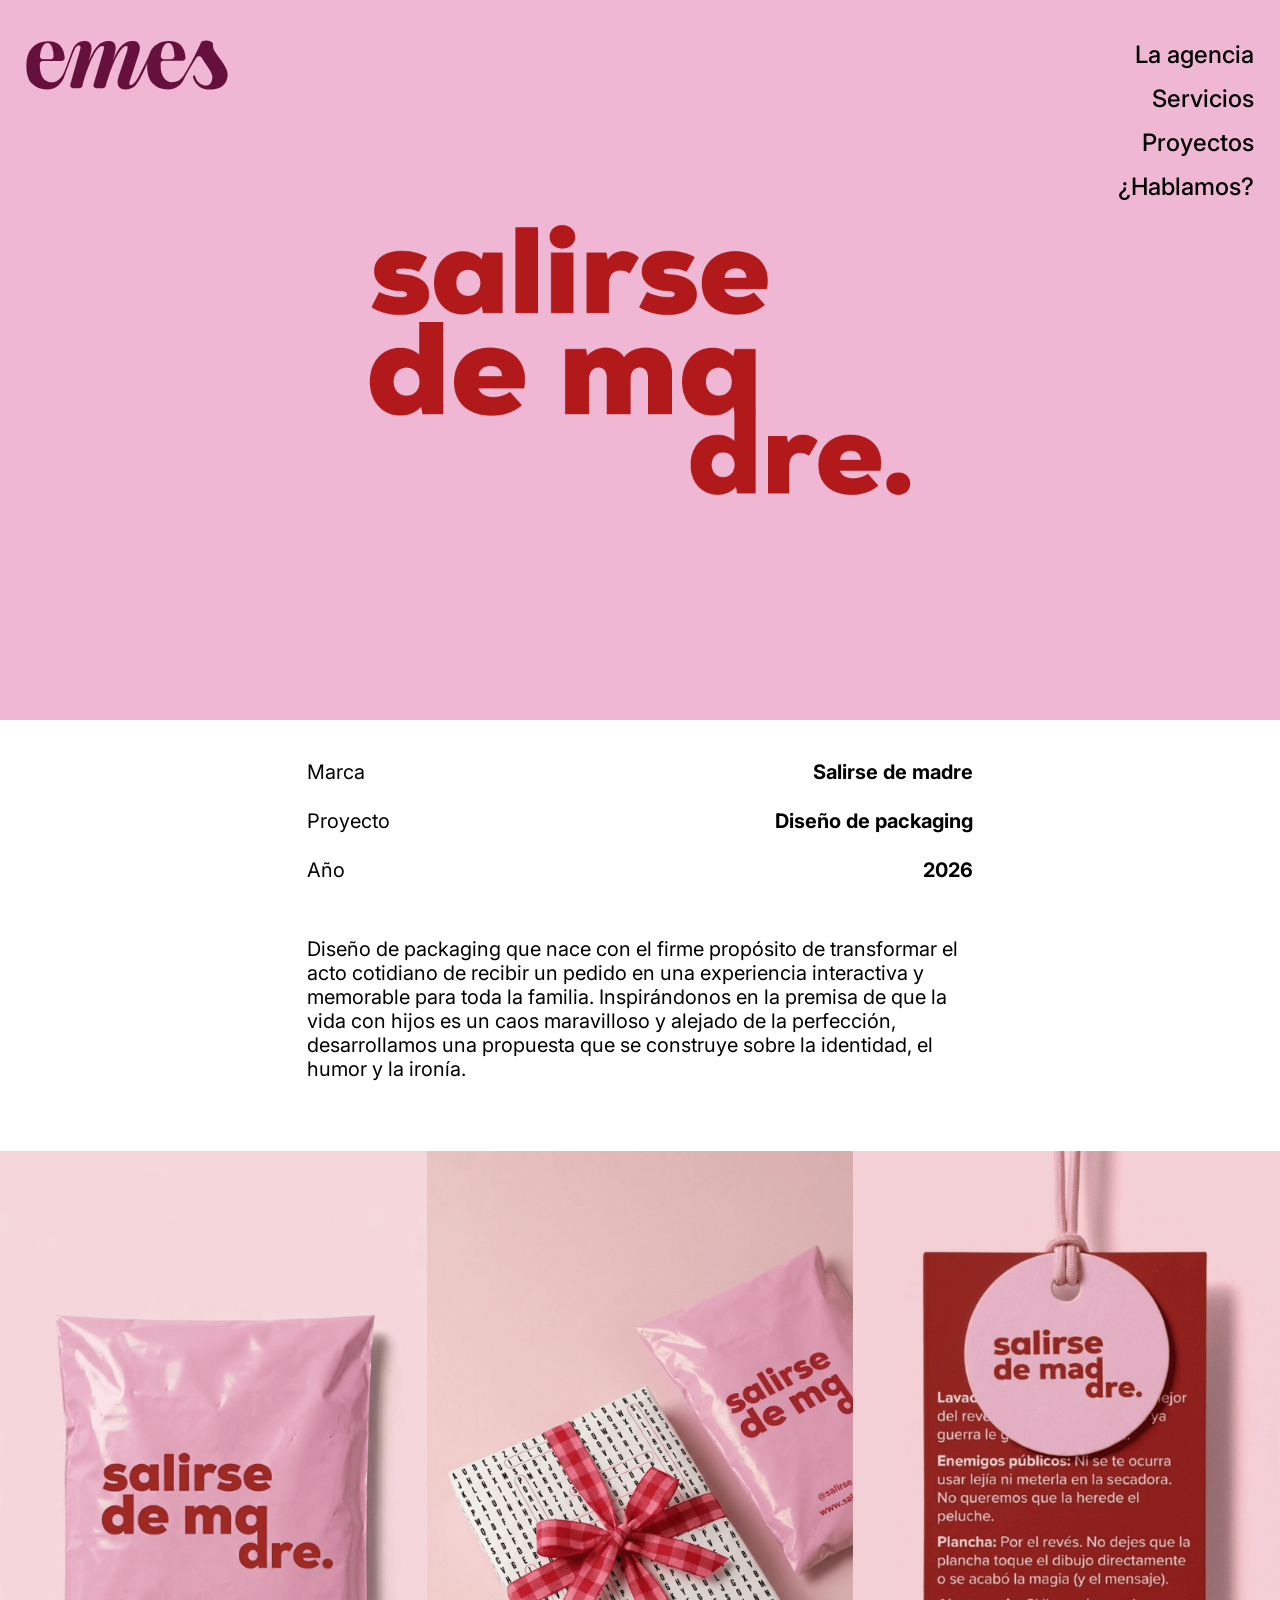
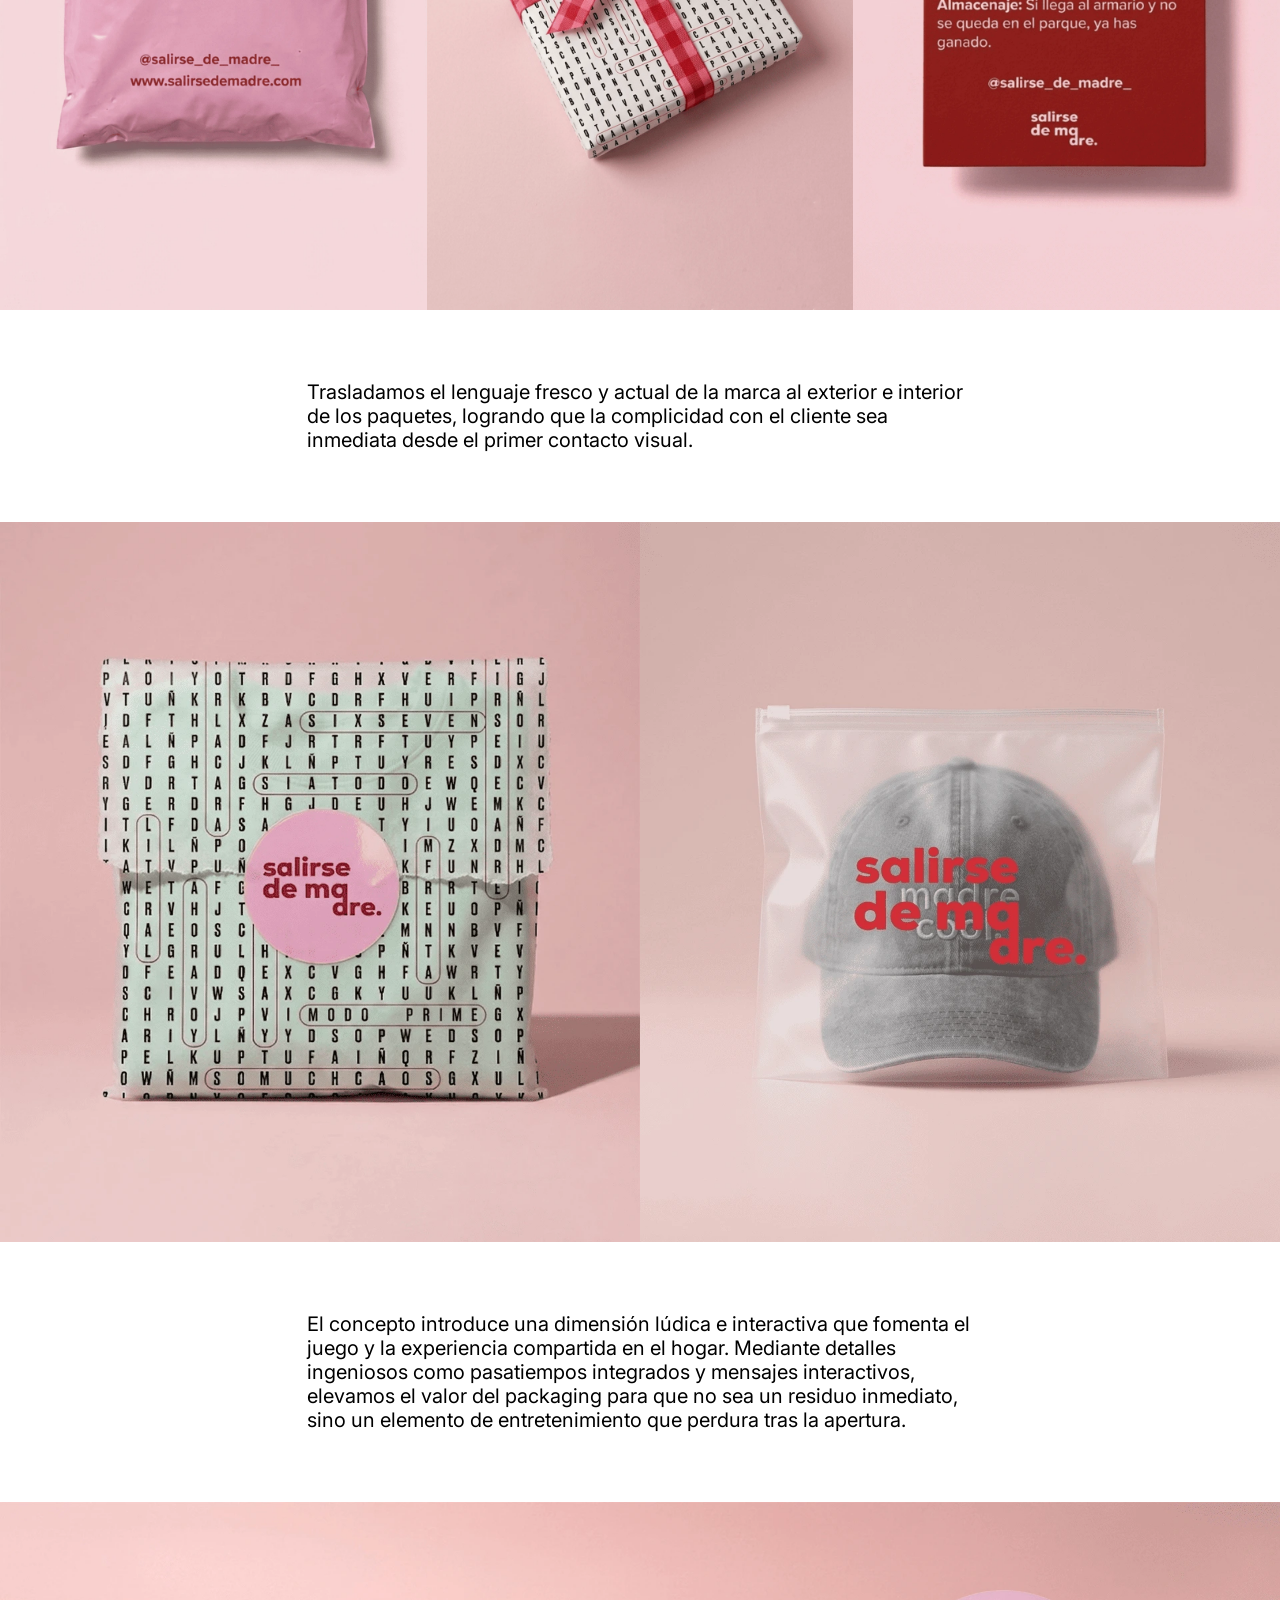
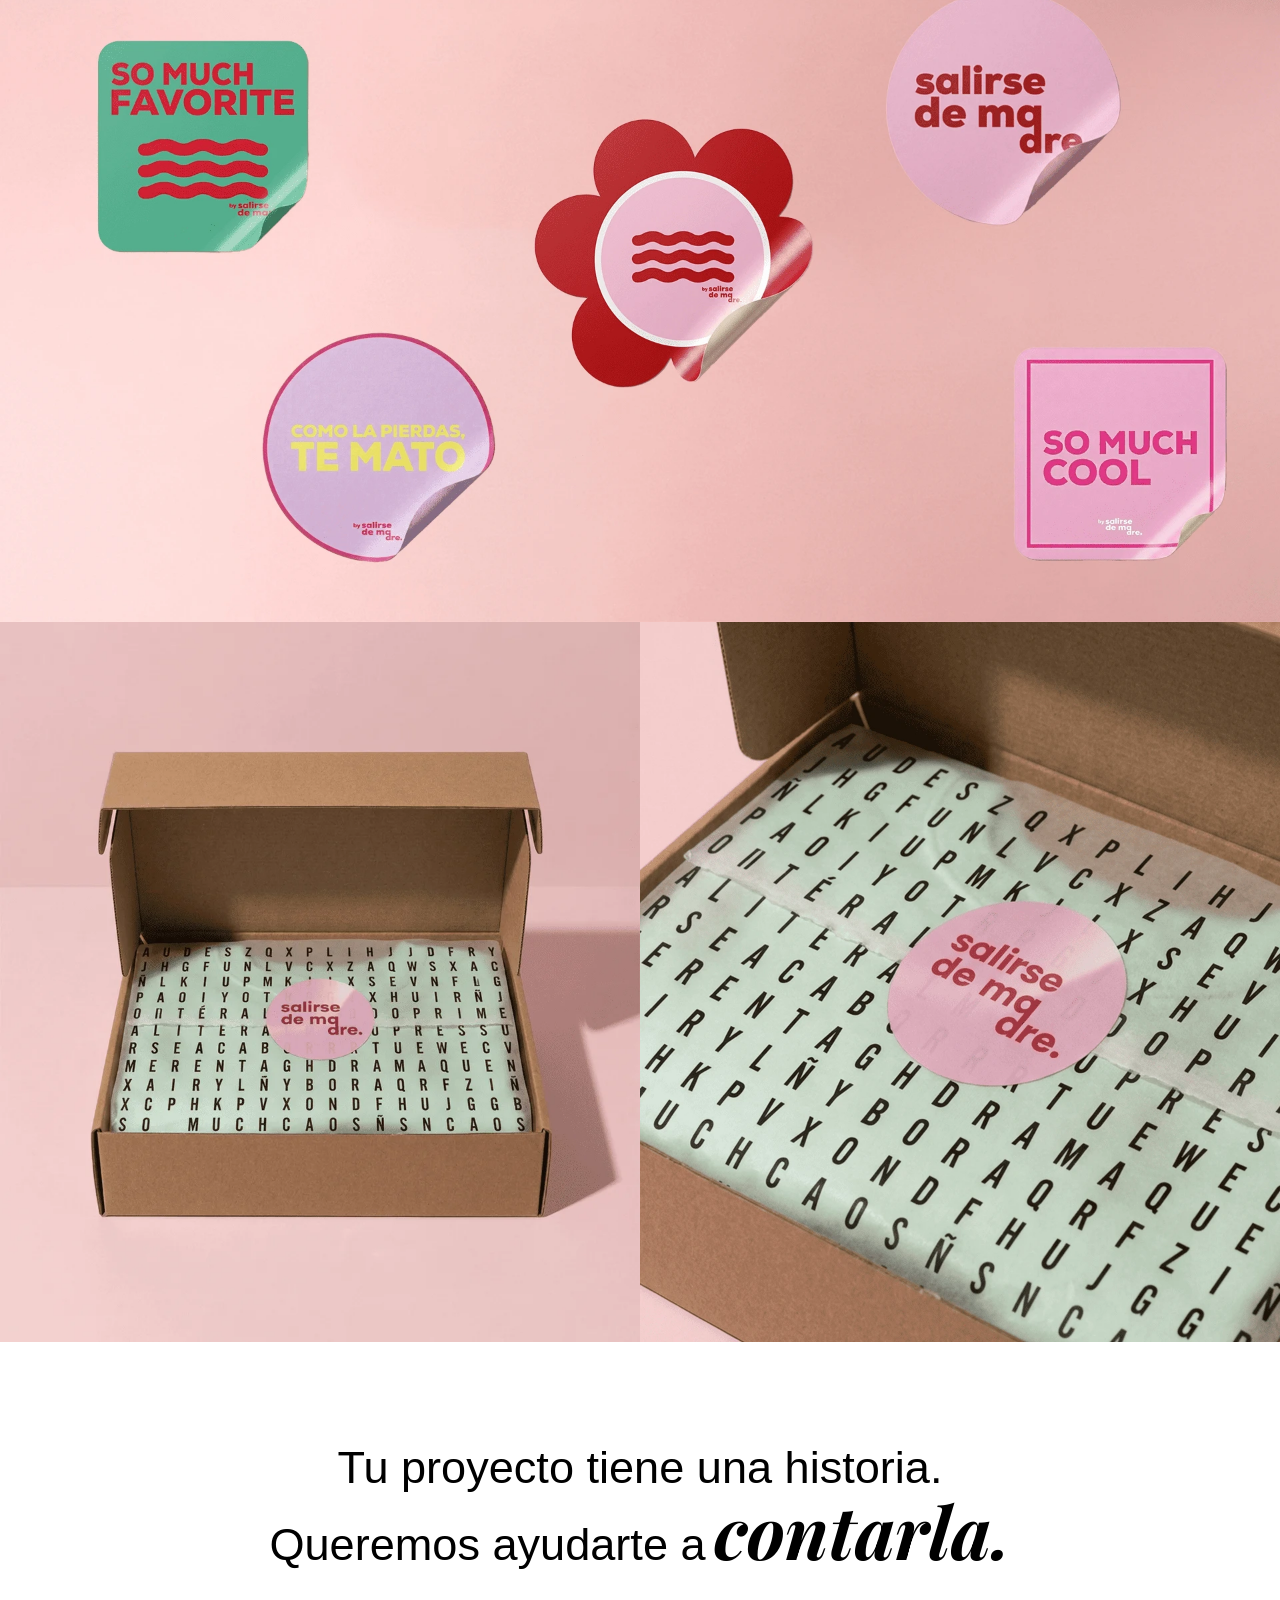
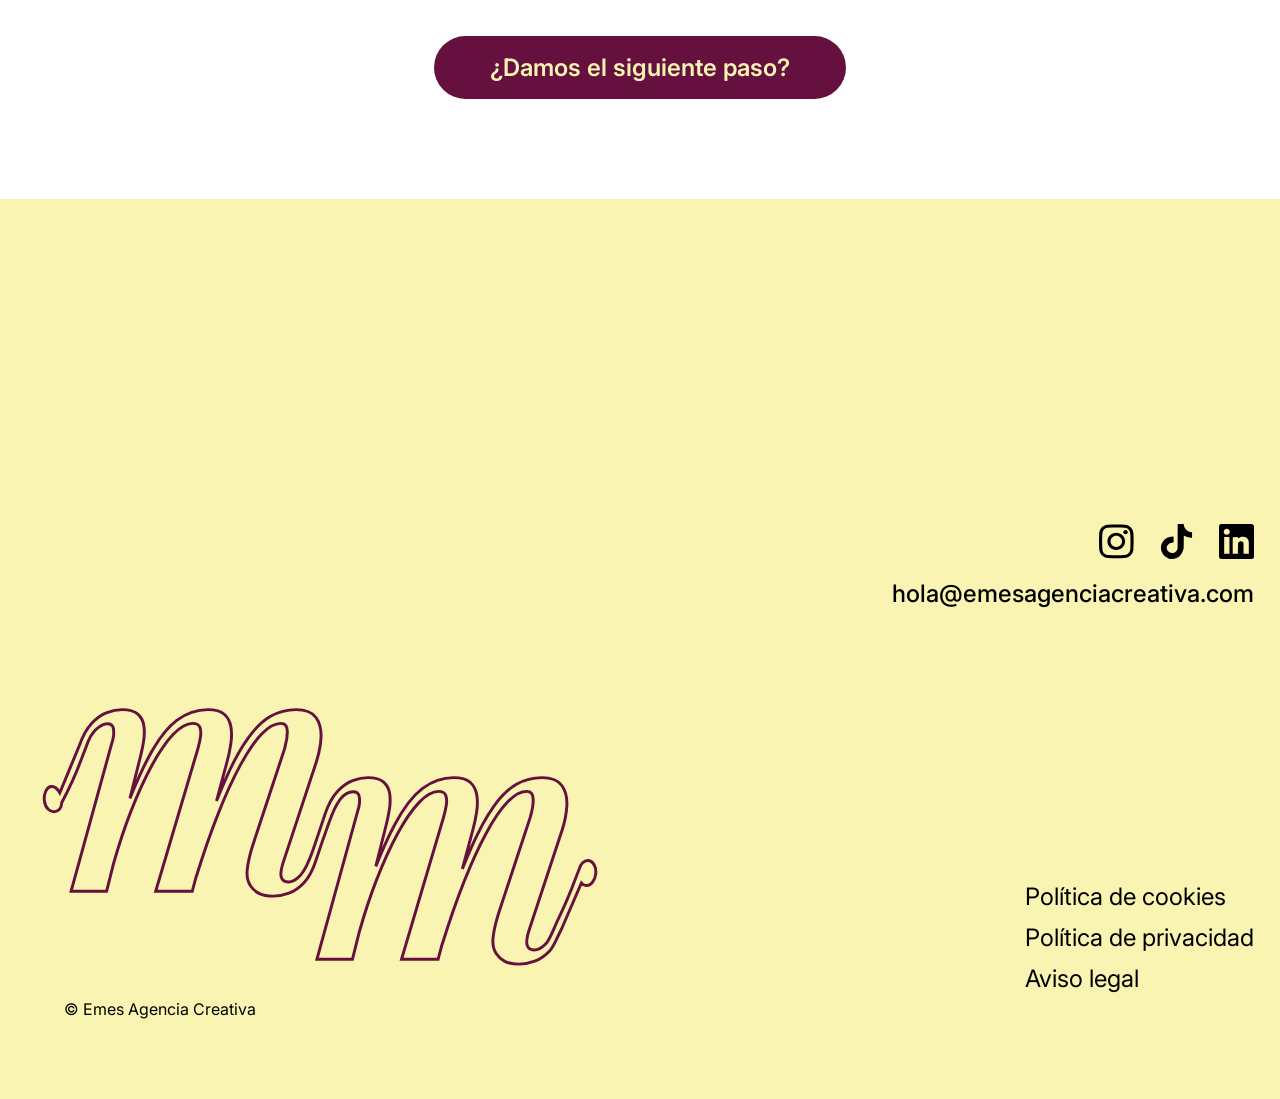
<file: archivo-proyectos/salirse_de_madre/index.html>
<!DOCTYPE html>
<html lang="es">

<head>
    <meta charset="UTF-8">
    <meta name="viewport" content="width=device-width, initial-scale=1.0">
    <title>Emes Agencia Creativa - Proyectos - Salirse de madre</title>
    <!-- cambiar el codigo de las fuentes, con las dos seleccionadas ese codigo -->
    <!-- Playfair Display -->
    <link rel="preconnect" href="https://fonts.googleapis.com">
    <link rel="preconnect" href="https://fonts.gstatic.com" crossorigin>
    <link
        href="https://fonts.googleapis.com/css2?family=Inter:wght@100..900&family=Playfair+Display:ital,wght@0,400..900;1,400..900&display=swap"
        rel="stylesheet">
    <!-- Excon variable -->
    <link href="https://api.fontshare.com/v2/css?f[]=excon@1,2&display=swap" rel="stylesheet">
    <!-- Inter -->
    <link rel="stylesheet" href="../../pag proyectos/estilo-pagina-proyectos.css">
    <link rel="stylesheet" href="../../estilo.css">

</head>

<body>
    <header class="header">
        <nav class="nav-container" id="main-nav">
            <h1 class="header__logo">
                <a href="../../index.html" aria-label="Emes Agencia Creativa - inicio">
                    <?xml version="1.0" encoding="UTF-8"?>
                    <svg id="svg-emes" data-name="Capa 1" xmlns="http://www.w3.org/2000/svg" viewBox="0 0 265.86 65.79"
                        class="emes-logo-svg vertical-align">
                        <defs>
                            <style>
                                .logo-emes {
                                    fill: #66103e;
                                }
                            </style>
                        </defs>
                        <path class="logo-emes"
                            d="M264.21,39.66v-.12c-1.44-3.66-4.04-8.09-7.8-13.31l-2.72-3.62c-3.07-4.04-5.23-7.33-6.48-9.89-.31-.64-.76-1.99-1.08-3.75-.47-2.64.33-3.66-.31-4.66-2.44-3.87-8.82-4.66-13.31-2.93-1.08.42-2.81,2.23-3.65,5.11-9.07,19.13-16.88,33.25-21.14,39.73-.57.88-4.19,6.26-9.12,8.18-3.12,1.22-6.31,1.16-6.31,1.16-2.65,0-5.12-.78-7.42-2.34-2.3-1.55-4.17-4.05-5.61-7.47-1.44-3.42-2.16-7.71-2.16-12.86,0-.56,0-1.08,0-1.58.02-2.17,1.78-3.91,3.95-3.91h24.89c2.31,0,4.13-1.98,3.94-4.29-1.15-14.44-8.42-21.65-21.8-21.65-6,0-11.17,1.35-15.52,4.02-2.99,1.84-4.83,3.84-5.28,4.34-3.45,3.78-4.09,6.99-6.69,13.21-.13.31-.27.63-.27.63-.21.44-.41.82-.57,1.12-1.55,3.23-3.14,6.47-4.76,9.72-2.65,5.35-5.31,10.6-7.99,15.76-.03.06-.06.12-.1.18-.56.94-5.39,8.9-8.7,8.9-1.01,0-1.55-.5-1.55-.5-.44-.41-.67-1.06-.67-1.96,0-.78.24-1.91.71-3.38l11.45-34.47c1.08-3.11,1.63-5.96,1.63-8.53,0-2.81-.78-5.03-2.34-6.66-1.55-1.63-3.97-2.46-7.24-2.46-5.23,0-9.84,1.87-13.85,5.61-4.01,3.74-7.97,10.24-11.86,19.52l2.1-7.47c.94-3.5,1.4-6.35,1.4-8.53,0-6.08-3.08-9.12-9.22-9.12-5.61,0-10.43,2.03-14.42,6.08-4.01,4.05-7.93,10.83-11.75,20.33l2.57-10.05c.71-2.65,1.06-4.98,1.06-7.02,0-2.81-.74-5.06-2.22-6.78-1.48-1.71-3.89-2.57-7.24-2.57-1.99,0-3.85.31-5.61.94-1.94.69-3.27,1.58-3.68,1.87-2.9,2.01-4.43,4.65-5.17,6.24-.51.98-.98,2.05-1.4,3.21l-3.15,8.88c-.6,1.59-2.21,5.92-4.39,11.75-2.46,6.56-3.72,9.89-5.74,12.84-.5.73-4.1,5.93-8.05,7.45-1.78.68-5.02,1.15-6.15,1.15h-.09c-2.65,0-5.12-.78-7.42-2.34-2.3-1.55-4.17-4.05-5.61-7.47-1.44-3.42-2.16-7.71-2.16-12.86,0-.56,0-1.08,0-1.58.02-2.17,1.78-3.91,3.95-3.91h24.89c2.31,0,4.13-1.98,3.94-4.29C49.77,8.82,42.51,1.61,29.13,1.61c-8.65,0-15.59,2.78-20.8,8.35C3.1,15.52.5,23.57.5,34.09s2.43,18.06,7.3,23.31c4.87,5.25,11.43,7.89,19.69,7.89,6,0,11-1.78,15.01-5.32,3.62-3.2,6.22-7.02,7.84-11.45.68-1.86,3.89-10.52,9.63-26l2.22-5.96c.57-1.32.95-2.22,1.52-3.55l.33-.73c.24-.55.31-.74.44-1.03,0,0,.26-.58.97-1.48.2-.25.36-.42.4-.47,1.66-1.83,2.95-2.16,3.8-2.16,1.4,0,2.1.82,2.1,2.46,0,.93-.2,2.06-.59,3.38l-12.84,45.45c-.71,2.52,1.18,5.03,3.8,5.03h8.19c1.8,0,3.38-1.22,3.83-2.96l2.28-8.83v.12c3.89-13.01,8.05-23.56,12.44-31.67,4.4-8.1,8.35-12.15,11.86-12.15,1.24,0,1.87.74,1.87,2.22,0,1.16-.31,2.77-.94,4.8l-12.77,43.42c-.74,2.53,1.15,5.07,3.79,5.07h8.43c1.77,0,3.33-1.18,3.8-2.89l2.24-7.99v.35c4.52-14.65,9.02-25.81,13.5-33.48,4.48-7.67,8.31-11.51,11.51-11.51,1.08,0,1.63.78,1.63,2.34,0,1.1-.31,2.65-.94,4.68l-10.52,31.55c-1.16,3.5-1.75,6.55-1.75,9.12,0,2.18.43,3.93,1.28,5.25,1.71,2.81,4.83,4.21,9.34,4.21.61,0,1.61,0,2.87-.21,0,0,2.89-.46,5.67-2,4.04-2.22,6.87-5.51,11.89-15.03,2.3-4.36,5.11-10.1,7.93-17.05-.04.68-.1,1.79-.1,3.18,0,4.59.01,15.44,7.3,23.31,4.87,5.25,11.43,7.89,19.69,7.89,6,0,11-1.78,15.01-5.32.89-.78,3.24-2.86,5.37-6.32,1.18-1.89,1.8-3.44,1.96-3.79,1.23-2.88,5.4-10.26,15.61-26.62,1.61-2.58,5.4-2.52,6.91.12,1.35,2.37,3.38,5.57,6.11,9.59,2.31,3.37,4.02,5.97,5.13,7.83,1.11,1.84,1.89,3.83,2.36,5.93.47,2.12.37,4.32-.31,6.64-.51,1.76-1.48,4.49-4.39,5.92-2.72,1.32-5.58.71-6.57.44-3.65-.97-5.91-3.18-6.98-4.34-2.45-2.65-3.51-5.57-3.98-7.57-.19-.8-.99-1.29-1.79-1.14-.01,0-.02,0-.03,0-.85.17-1.41,1-1.21,1.84.26,1.11.65,2.35,1.21,3.66,1.2,2.84,2.77,4.9,3.97,6.26.77.8,2.55,2.52,4.76,3.89,1.23.76,2.38,1.28,2.69,1.42,1.11.48,1.78.71,2.65.91,2.85.72,8.58,1.14,14.12,0,1.89-.39,5.5-.93,9.45-3.99,2.86-2.21,4.82-5.13,5.88-8.78,1.31-4.47,1.23-8.52-.22-12.16ZM177.42,20.76c.6-5.04,1.62-8.93,3.05-11.65h-.01c1.83-3.46,4.14-5.2,6.95-5.2s4.77,2.01,6.14,6.02c1.04,3.07,1.64,6.77,1.79,11.1.08,2.26-1.69,4.15-3.95,4.15h-10.05c-2.36,0-4.21-2.07-3.93-4.42ZM18.39,20.89c.6-5.04,1.62-8.93,3.05-11.65h-.01c1.83-3.46,4.14-5.2,6.95-5.2s4.77,2.01,6.14,6.02c1.04,3.07,1.64,6.77,1.79,11.1.08,2.26-1.69,4.15-3.95,4.15h-10.05c-2.36,0-4.21-2.07-3.93-4.42Z" />
                    </svg>
                    <span class="visually-hidden">Emes Agencia Creativa</span>
                </a>
            </h1>

            <input type="checkbox" id="menu-toggle" class="menu-checkbox">

            <label for="menu-toggle" class="nav__burguer" aria-label="Abrir menú">
                <span></span>
                <span></span>
                <span></span>
            </label>

            <div class="header__menu">
                <ul class="header__menu_list">
                    <li><a href="../../la-agencia/index.html">La agencia</a></li>
                    <li><a href="../../servicios/index.html">Servicios</a></li>
                    <li><a href="../../proyectos/index.html">Proyectos</a></li>
                    <li><a href="../../contacto/index.html">¿Hablamos?</a></li>
                </ul>
            </div>

            <!-- OVERLAY MENÚ HAMBURGUESA -->
            <div class="menu__overlay">

                <div class="menu__overlay_header">
                    <?xml version="1.0" encoding="UTF-8"?>
                    <svg id="svg-emes-contorno" data-name="Capa 1" xmlns="http://www.w3.org/2000/svg"
                        viewBox="0 0 265.86 65.79" class="emes-logo-svg">
                        <defs>
                            <style>
                                .cls-1 {
                                    fill: none;
                                    stroke: #66103e;
                                    stroke-miterlimit: 10;
                                }
                            </style>
                        </defs>
                        <path class="cls-1"
                            d="M264.21,39.66v-.12c-1.44-3.66-4.04-8.09-7.8-13.31l-2.72-3.62c-3.07-4.04-5.23-7.33-6.48-9.89-.31-.64-.76-1.99-1.08-3.75-.47-2.64.33-3.66-.31-4.66-2.44-3.87-8.82-4.66-13.31-2.93-1.08.42-2.81,2.23-3.65,5.11-9.07,19.13-16.88,33.25-21.14,39.73-.57.88-4.19,6.26-9.12,8.18-3.12,1.22-6.31,1.16-6.31,1.16-2.65,0-5.12-.78-7.42-2.34-2.3-1.55-4.17-4.05-5.61-7.47-1.44-3.42-2.16-7.71-2.16-12.86,0-.56,0-1.08,0-1.58.02-2.17,1.78-3.91,3.95-3.91h24.89c2.31,0,4.13-1.98,3.94-4.29-1.15-14.44-8.42-21.65-21.8-21.65-6,0-11.17,1.35-15.52,4.02-2.99,1.84-4.83,3.84-5.28,4.34-3.45,3.78-4.09,6.99-6.69,13.21-.13.31-.27.63-.27.63-.21.44-.41.82-.57,1.12-1.55,3.23-3.14,6.47-4.76,9.72-2.65,5.35-5.31,10.6-7.99,15.76-.03.06-.06.12-.1.18-.56.94-5.39,8.9-8.7,8.9-1.01,0-1.55-.5-1.55-.5-.44-.41-.67-1.06-.67-1.96,0-.78.24-1.91.71-3.38l11.45-34.47c1.08-3.11,1.63-5.96,1.63-8.53,0-2.81-.78-5.03-2.34-6.66-1.55-1.63-3.97-2.46-7.24-2.46-5.23,0-9.84,1.87-13.85,5.61-4.01,3.74-7.97,10.24-11.86,19.52l2.1-7.47c.94-3.5,1.4-6.35,1.4-8.53,0-6.08-3.08-9.12-9.22-9.12-5.61,0-10.43,2.03-14.42,6.08-4.01,4.05-7.93,10.83-11.75,20.33l2.57-10.05c.71-2.65,1.06-4.98,1.06-7.02,0-2.81-.74-5.06-2.22-6.78-1.48-1.71-3.89-2.57-7.24-2.57-1.99,0-3.85.31-5.61.94-1.94.69-3.27,1.58-3.68,1.87-2.9,2.01-4.43,4.65-5.17,6.24-.51.98-.98,2.05-1.4,3.21l-3.15,8.88c-.6,1.59-2.21,5.92-4.39,11.75-2.46,6.56-3.72,9.89-5.74,12.84-.5.73-4.1,5.93-8.05,7.45-1.78.68-5.02,1.15-6.15,1.15h-.09c-2.65,0-5.12-.78-7.42-2.34-2.3-1.55-4.17-4.05-5.61-7.47-1.44-3.42-2.16-7.71-2.16-12.86,0-.56,0-1.08,0-1.58.02-2.17,1.78-3.91,3.95-3.91h24.89c2.31,0,4.13-1.98,3.94-4.29C49.77,8.82,42.51,1.61,29.13,1.61c-8.65,0-15.59,2.78-20.8,8.35C3.1,15.52.5,23.57.5,34.09s2.43,18.06,7.3,23.31c4.87,5.25,11.43,7.89,19.69,7.89,6,0,11-1.78,15.01-5.32,3.62-3.2,6.22-7.02,7.84-11.45.68-1.86,3.89-10.52,9.63-26l2.22-5.96c.57-1.32.95-2.22,1.52-3.55l.33-.73c.24-.55.31-.74.44-1.03,0,0,.26-.58.97-1.48.2-.25.36-.42.4-.47,1.66-1.83,2.95-2.16,3.8-2.16,1.4,0,2.1.82,2.1,2.46,0,.93-.2,2.06-.59,3.38l-12.84,45.45c-.71,2.52,1.18,5.03,3.8,5.03h8.19c1.8,0,3.38-1.22,3.83-2.96l2.28-8.83v.12c3.89-13.01,8.05-23.56,12.44-31.67,4.4-8.1,8.35-12.15,11.86-12.15,1.24,0,1.87.74,1.87,2.22,0,1.16-.31,2.77-.94,4.8l-12.77,43.42c-.74,2.53,1.15,5.07,3.79,5.07h8.43c1.77,0,3.33-1.18,3.8-2.89l2.24-7.99v.35c4.52-14.65,9.02-25.81,13.5-33.48,4.48-7.67,8.31-11.51,11.51-11.51,1.08,0,1.63.78,1.63,2.34,0,1.1-.31,2.65-.94,4.68l-10.52,31.55c-1.16,3.5-1.75,6.55-1.75,9.12,0,2.18.43,3.93,1.28,5.25,1.71,2.81,4.83,4.21,9.34,4.21.61,0,1.61,0,2.87-.21,0,0,2.89-.46,5.67-2,4.04-2.22,6.87-5.51,11.89-15.03,2.3-4.36,5.11-10.1,7.93-17.05-.04.68-.1,1.79-.1,3.18,0,4.59.01,15.44,7.3,23.31,4.87,5.25,11.43,7.89,19.69,7.89,6,0,11-1.78,15.01-5.32.89-.78,3.24-2.86,5.37-6.32,1.18-1.89,1.8-3.44,1.96-3.79,1.23-2.88,5.4-10.26,15.61-26.62,1.61-2.58,5.4-2.52,6.91.12,1.35,2.37,3.38,5.57,6.11,9.59,2.31,3.37,4.02,5.97,5.13,7.83,1.11,1.84,1.89,3.83,2.36,5.93.47,2.12.37,4.32-.31,6.64-.51,1.76-1.48,4.49-4.39,5.92-2.72,1.32-5.58.71-6.57.44-3.65-.97-5.91-3.18-6.98-4.34-2.45-2.65-3.51-5.57-3.98-7.57-.19-.8-.99-1.29-1.79-1.14-.01,0-.02,0-.03,0-.85.17-1.41,1-1.21,1.84.26,1.11.65,2.35,1.21,3.66,1.2,2.84,2.77,4.9,3.97,6.26.77.8,2.55,2.52,4.76,3.89,1.23.76,2.38,1.28,2.69,1.42,1.11.48,1.78.71,2.65.91,2.85.72,8.58,1.14,14.12,0,1.89-.39,5.5-.93,9.45-3.99,2.86-2.21,4.82-5.13,5.88-8.78,1.31-4.47,1.23-8.52-.22-12.16ZM177.42,20.76c.6-5.04,1.62-8.93,3.05-11.65h-.01c1.83-3.46,4.14-5.2,6.95-5.2s4.77,2.01,6.14,6.02c1.04,3.07,1.64,6.77,1.79,11.1.08,2.26-1.69,4.15-3.95,4.15h-10.05c-2.36,0-4.21-2.07-3.93-4.42ZM18.39,20.89c.6-5.04,1.62-8.93,3.05-11.65h-.01c1.83-3.46,4.14-5.2,6.95-5.2s4.77,2.01,6.14,6.02c1.04,3.07,1.64,6.77,1.79,11.1.08,2.26-1.69,4.15-3.95,4.15h-10.05c-2.36,0-4.21-2.07-3.93-4.42Z" />
                    </svg>
                </div>

                <nav class="menu__overlay_nav">
                    <ul class="menu__overlay_nav_list">
                        <li><a href="../../la-agencia/index.html">La agencia</a></li>
                        <li><a href="../../servicios/index.html">Servicios</a></li>
                        <li><a href="../../proyectos/index.html">Proyectos</a></li>
                        <li><a href="../../contacto/index.html">¿Hablamos?</a></li>
                    </ul>
                </nav>

                <div class="menu__overlay_footer">
                    <?xml version="1.0" encoding="UTF-8"?>
                    <svg id="svg-mm-contorno" data-name="Capa 1" xmlns="http://www.w3.org/2000/svg"
                        viewBox="0 0 200.99 90.3" class="logo-mm-contorno__footer">
                        <defs>
                            <style>
                                .cls-1 {
                                    fill: none;
                                    stroke: #66103e;
                                    stroke-miterlimit: 10;
                                }
                            </style>
                        </defs>
                        <path class="cls-1"
                            d="M192.12,53.21c-1.42-.15-2.76,1.22-3.22,3.16-1.03,2.36-2.73,7.93-6.84,16.38-2.03,4.17-3.01,7.31-4.39,8.79-1.39,1.48-2.73,2.23-4.04,2.23s-2.12-.55-2.43-1.64c-.31-1.09-.08-2.81.69-5.16l11.32-34.35c.92-2.89,1.44-5.67,1.56-8.32.12-2.66-.46-4.88-1.73-6.68-1.27-1.8-3.52-2.7-6.76-2.7s-6.07.76-8.72,2.29c-2.66,1.52-5.24,4.03-7.74,7.5-2.5,3.48-5.03,8.09-7.57,13.83-1.02,2.31-2.08,4.84-3.16,7.58l3.63-13.5c.54-2.03.96-4.08,1.27-6.15.31-2.07.31-3.99,0-5.74-.31-1.76-1.06-3.16-2.25-4.22-1.2-1.06-3.06-1.58-5.6-1.58-3.85,0-7.39,1.23-10.63,3.69-3.24,2.46-6.4,6.56-9.48,12.31-2.08,3.87-4.24,8.66-6.49,14.32l3.49-13.91c.46-1.8.85-3.63,1.15-5.51.31-1.88.35-3.65.12-5.33-.23-1.68-.92-3.03-2.08-4.05-1.15-1.01-2.93-1.52-5.31-1.52-1.69,0-3.45.35-5.26,1.05-1.81.7-3.52,1.92-5.14,3.63-1.62,1.72-3,4.18-4.16,7.38l-2.58,7.74h-.01l-1.62,4.81c-1.54,4.38-3.01,7.31-4.39,8.79-1.39,1.48-2.73,2.23-4.04,2.23s-2.12-.55-2.43-1.64c-.31-1.09-.08-2.81.69-5.16l11.32-34.35c.92-2.89,1.44-5.67,1.56-8.32.12-2.66-.46-4.88-1.73-6.68-1.27-1.8-3.52-2.7-6.76-2.7s-6.07.76-8.72,2.29c-2.66,1.52-5.24,4.03-7.74,7.5-2.5,3.48-5.03,8.09-7.57,13.83-1.02,2.31-2.08,4.84-3.16,7.58l3.63-13.5c.54-2.03.96-4.08,1.27-6.15.31-2.07.31-3.99,0-5.74-.31-1.76-1.06-3.16-2.25-4.22-1.2-1.06-3.06-1.58-5.6-1.58-3.85,0-7.39,1.23-10.63,3.69-3.24,2.46-6.4,6.56-9.48,12.31-2.08,3.87-4.24,8.66-6.49,14.32l3.49-13.91c.46-1.8.85-3.63,1.15-5.51.31-1.88.35-3.65.12-5.33-.23-1.68-.92-3.03-2.08-4.05-1.15-1.01-2.93-1.52-5.31-1.52-1.69,0-3.45.35-5.26,1.05-1.81.7-3.52,1.92-5.14,3.63-1.62,1.72-3,4.18-4.16,7.38l-6.76,16.34c-.69-1.26-1.85-2.3-2.96-2.14-1.63.23-2.61,2.62-2.28,5,.33,2.38,1.92,3.79,3.55,3.55,1.32-.19,2.25-1.3,2.38-3.11,4.91-9.22,6.19-13.57,7.1-15.9.84-2.15,1.16-2.99,1.9-4.96.3-.8.98-2.17,2.15-3.53,0,0,2.2-2.52,4.39-2.52,1.08,0,1.73.41,1.96,1.23.23.82.29,1.76.17,2.81-.12,1.06-.33,1.98-.64,2.76l-13.87,50.41h12.13l2.36-9.4c1.79-6.35,3.75-12.29,5.9-17.79,2.35-6.02,4.76-11.29,7.22-15.82,2.46-4.53,4.89-8.05,7.28-10.55,2.39-2.5,4.58-3.75,6.59-3.75,1.31,0,2.14.43,2.48,1.29.35.86.42,1.95.23,3.28-.19,1.33-.52,2.77-.98,4.34l-14.33,48.41h12.48l1.43-5.32-.04.28c2.46-7.97,4.97-15.16,7.51-21.57,2.54-6.41,5.06-11.92,7.57-16.53,2.5-4.61,4.91-8.13,7.22-10.55,2.31-2.42,4.51-3.63,6.59-3.63,1.46,0,2.2.92,2.2,2.75s-.35,3.89-1.04,6.15l-10.86,32.94c-.92,2.97-1.52,5.61-1.79,7.91-.27,2.31.1,4.2,1.1,5.69.69,1.1,1.66,1.95,2.89,2.58,1.23.62,2.89.94,4.97.94,1.69,0,3.45-.33,5.26-1s3.52-1.85,5.14-3.58c1.62-1.72,2.96-4.22,4.04-7.5l2.57-7.62h.02l1.73-4.92c1.39-3.99,2.73-6.82,4.04-8.5,1.31-1.68,2.77-2.52,4.39-2.52,1.08,0,1.73.41,1.96,1.23.23.82.29,1.76.17,2.81-.12,1.06-.33,1.98-.64,2.76l-13.87,50.41h12.13l2.36-9.4c1.79-6.35,3.75-12.29,5.9-17.79,2.35-6.02,4.76-11.29,7.22-15.82,2.46-4.53,4.89-8.05,7.28-10.55,2.39-2.5,4.58-3.75,6.59-3.75,1.31,0,2.14.43,2.48,1.29.35.86.42,1.95.23,3.28-.19,1.33-.52,2.77-.98,4.34l-14.33,48.41h12.48l1.43-5.32-.04.28c2.46-7.97,4.97-15.16,7.51-21.57,2.54-6.41,5.06-11.92,7.57-16.53,2.5-4.61,4.91-8.13,7.22-10.55,2.31-2.42,4.51-3.63,6.59-3.63,1.46,0,2.2.92,2.2,2.75s-.35,3.89-1.04,6.15l-10.86,32.94c-.92,2.97-1.52,5.61-1.79,7.91-.27,2.31.1,4.2,1.1,5.69.69,1.1,1.66,1.95,2.89,2.58,1.23.62,2.89.94,4.97.94,1.69,0,3.45-.33,5.26-1s3.52-1.85,5.14-3.58c1.62-1.72,2.35-4.35,4.04-7.5l6.74-15.61c.42.49.94.81,1.53.87,1.62.17,3.12-1.61,3.36-3.98.24-2.36-.88-4.41-2.5-4.58Z" />
                    </svg>

                    <div class="footer__items">
                        <div class="footer__social-icons">
                            <a href="#" aria-label="Instagram">
                                <svg width="44" height="43" viewBox="0 0 44 43" fill="none"
                                    xmlns="http://www.w3.org/2000/svg">
                                    <path
                                        d="M31.9839 42.2702C24.9396 42.6569 18.2015 42.6569 11.4635 42.2702C5.20669 41.8835 0.612551 37.4577 0.262522 31.3562C-0.0875074 24.6961 -0.0875074 18.1649 0.262522 11.4618C0.525044 5.66109 4.8129 0.891594 10.6759 0.418942C18.0703 -0.139647 25.1584 -0.139647 32.5527 0.418942C38.6345 0.848626 43.0536 5.70406 43.3162 11.6767C43.5787 18.3368 43.5787 24.6961 43.2286 31.3562C42.9224 37.3288 38.4157 42.0124 32.0277 42.3131L31.9839 42.2702ZM32.1152 38.403C36.4906 38.1452 39.1158 34.7507 39.3345 30.8406C39.6846 24.3953 39.6846 18.1219 39.3345 11.6337C39.1158 7.80951 36.5343 4.58688 32.509 4.24313C25.1584 3.64157 17.9828 3.5986 10.6759 4.2861C7.26311 4.62985 4.68165 7.29389 4.37537 10.6884C3.71906 17.7352 3.76282 24.6961 4.37537 31.7429C4.68165 35.4382 7.6569 38.1452 11.4197 38.403C18.289 38.8327 25.0709 38.8757 32.1589 38.403H32.1152Z"
                                        fill="black" />
                                    <path
                                        d="M35.9217 9.91453C35.9217 8.49657 34.7404 7.37939 33.3403 7.37939C31.9401 7.37939 30.7588 8.49657 30.7588 9.91453C30.7588 11.3325 31.9401 12.4497 33.3403 12.4497C34.7404 12.4497 35.9217 11.3325 35.9217 9.91453Z"
                                        fill="black" />
                                    <path
                                        d="M32.8593 21.3017C32.8593 27.3172 27.8714 32.2156 21.7021 32.2156C15.5328 32.2156 10.5449 27.3172 10.5449 21.3017C10.5449 15.2861 15.5328 10.3877 21.7021 10.3877C27.8714 10.3877 32.8593 15.2861 32.8593 21.3017ZM28.9652 21.2587C28.9652 17.3486 25.7275 14.1689 21.7459 14.1689C17.7643 14.1689 14.5265 17.3486 14.5265 21.2587C14.5265 25.1688 17.7643 28.3485 21.7459 28.3485C25.7275 28.3485 28.9652 25.1688 28.9652 21.2587Z"
                                        fill="black" />
                                    <path
                                        d="M33.3403 12.4497C34.766 12.4497 35.9217 11.3146 35.9217 9.91453C35.9217 8.51441 34.766 7.37939 33.3403 7.37939C31.9146 7.37939 30.7588 8.51441 30.7588 9.91453C30.7588 11.3146 31.9146 12.4497 33.3403 12.4497Z"
                                        fill="black" />
                                </svg>
                            </a>

                            <a href="#" aria-label="TikTok">
                                <svg width="40" height="45" viewBox="0 0 40 45" fill="none"
                                    xmlns="http://www.w3.org/2000/svg">
                                    <path
                                        d="M9.56337 44.2223C5.0396 42.7078 2.05306 38.9866 0.867215 35.4817C-0.757829 30.7219 -0.0990411 25.8757 2.84361 22.1111C6.04977 18.0005 10.9688 16.2264 16.2832 16.1831V23.5823C13.7797 24.2747 11.2763 24.7074 9.47555 26.2218C6.22546 28.9911 7.05993 33.7941 10.3539 36.0442C12.5499 37.5154 15.1852 37.9481 17.6447 36.7365C19.4893 35.8278 21.4218 33.1451 21.4218 30.4623L21.5096 0H29.1518C29.8984 5.92804 33.7633 10.3416 40 10.4714V17.7408C36.135 18.0437 33.0167 16.7456 29.4153 14.885L29.2396 29.7267C29.2396 33.5778 27.5267 37.2558 25.0233 40.0683C21.2022 44.3521 15.273 46.1262 9.56337 44.2656V44.2223Z"
                                        fill="black" />
                                </svg>
                            </a>

                            <a href="#" aria-label="LinkedIn">
                                <svg width="43" height="43" viewBox="0 0 43 43" fill="none"
                                    xmlns="http://www.w3.org/2000/svg">
                                    <path
                                        d="M40.223 42.9566H2.73362C1.30174 42.9566 0 41.5247 0 40.1362V3.25429C0 1.34511 1.04141 0.347124 2.95059 0H39.8759C41.3945 0 43 1.30172 43 2.82038V40.1362C43 41.3946 41.8719 43 40.2664 43L40.223 42.9566ZM13.2775 9.5893C13.2775 7.54995 11.5853 5.85772 9.54596 5.85772C7.50661 5.85772 5.81438 7.50656 5.81438 9.5893C5.81438 11.672 7.50661 13.3209 9.54596 13.3209C11.5853 13.3209 13.2775 11.672 13.2775 9.5893ZM23.3007 24.776C23.3007 22.6932 25.0363 21.4349 26.5984 21.3047C28.0737 21.218 30.113 22.2593 30.113 24.0817L30.1998 36.6216H36.665L36.6216 22.6499C36.6216 18.7447 33.888 15.9243 30.0696 15.5772C27.553 15.3602 25.3401 16.1847 23.6044 17.8769L22.9536 16.0545L16.8355 16.1413V36.665H23.1706L23.3007 24.776ZM12.8002 16.0545H6.37841V36.665H12.8002V16.0545Z"
                                        fill="black" />
                                </svg>
                            </a>
                        </div>

                        <p class="footer__copyright">© Emes Agencia Creativa</p>
                    </div>
                </div>

            </div>

        </nav>
    </header>

    <div class="hero_container">
        <picture>
            <img src="assets/img-hero-salirse_de_madre-m.webp" alt="Imagen hero salirse de madre mobile"
                class="mobile">
            <img src="assets/img-hero-salirse_de_madre-d.webp" alt="Imagen hero salirse de madre desktop"
                class="desktop">
        </picture>
    </div>

    

    <div class="project_content">

        <div class="info_card">
            <div class="info_card__item">
                <p>Marca</p>
                <p>Salirse de madre</p>
            </div>

            <div class="info_card__item">
                <p>Proyecto</p>
                <p>Diseño de packaging</p>
            </div>

            <div class="info_card__item">
                <p>Año</p>
                <p>2026</p>
            </div>

            <p>Diseño de packaging que nace con el firme propósito de transformar el acto cotidiano de recibir un pedido en una
            experiencia interactiva y memorable para toda la familia. Inspirándonos en la premisa de que la vida con hijos es un
            caos maravilloso y alejado de la perfección, desarrollamos una propuesta que se
            construye sobre la identidad, el humor y la ironía.
            </p>
        </div>

        <div class="project_conte">
            
        </div>
        
            <div class="proyecto__grid proyecto__grid--3">
                <div>
                    <img src="assets/img-salirse_de_madre-2.webp" alt="" class="proyecto__img">
                </div>
                <div>
                    <img src="assets/img-salirse_de_madre-3.webp" alt="" class="proyecto__img">
                </div>
                <div>
                    <img src="assets/img-salirse_de_madre-4.webp" alt="" class="proyecto__img">
                </div>
            </div>

           
            <div class="project_contet info_card">
                <p>Trasladamos el lenguaje fresco y actual de la marca al exterior e interior de los paquetes, logrando que la complicidad con el cliente sea inmediata desde el primer contacto visual.
                </p>
            </div>
       

        <div class="proyecto__grid proyecto__grid--2">
            <div>
                <img src="assets/img-salirse_de_madre-5.webp" alt="" class="proyecto__img">
            </div>
            <div>
                <img src="assets/img-salirse_de_madre-6.webp" alt="" class="proyecto__img">
            </div>
        </div>

        
        <div class="info_card">
            <p>
            El concepto introduce una dimensión lúdica e interactiva que fomenta el juego y la experiencia compartida en el hogar. Mediante detalles ingeniosos como pasatiempos integrados y mensajes interactivos, elevamos el valor del packaging para que no sea un residuo inmediato, sino un elemento de entretenimiento que perdura tras la apertura.
            </p>
        </div>
        

        <div>
            <img src="assets/img-salirse_de_madre-7.webp" alt="" class="proyecto__img">
        </div>

        <div class="proyecto__grid proyecto__grid--2">
            <div>
                <img src="assets/img-salirse_de_madre-8.webp" alt="" class="proyecto__img">
            </div>
            <div>
                <img src="assets/img-salirse_de_madre-9.webp" alt="" class="proyecto__img">
            </div>
        </div>

        <div class="cta_contacto">
            <div class="servicios__cta">
                <!-- línea 1 -->
                <h2 class="proyectos__frase">
                    <span class="titulo1-excon">Tu proyecto tiene una historia.</span>
                </h2>
                <!-- línea 2 -->
                <h2 class="proyectos__frase titulo1-excon">
                    <span>Queremos ayudarte a</span>
                    <span class="titulo2-playfair">contarla.</span>
                </h2>
            </div>
            <div class="padding-btn">
                <a href="../../contacto/index.html" class="btn">¿Damos el siguiente paso?</a>
            </div>
        </div>
</div>


        <!-- FOOTER MÓVIL -->
        <footer class="footer-mobile">
            <div class="footer-mobile__top">
                <a href="mailto:hola@emesagenciacreativa.com"
                    class="footer-mobile__email">hola@emesagenciacreativa.com</a>

                <!-- nav semántico para los links legales, usamos nav porque es un grupo de enlaces de navegación pero se diferencia del nav principal del header con aria label-->
                <nav class="footer-mobile__legal" aria-label="Enlaces legales">
                    <a href="../../uso de datos/cookies/index.html">Política de cookies</a>
                    <a href="../../uso de datos/politica privacidad/index.html">Política de privacidad</a>
                    <a href="../../uso de datos/aviso legal/index.html">Aviso legal</a>
                </nav>
            </div>
            <div class="footer-mobile__bottom">
                <!-- SVG de logo-mm-contorno -->
                <?xml version="1.0" encoding="UTF-8"?>
                <svg id="svg-mm-contorno" data-name="Capa 1" xmlns="http://www.w3.org/2000/svg"
                    viewBox="0 0 200.99 90.3" class="logo-mm-contorno__footer">
                    <defs>
                        <style>
                            .cls-1 {
                                fill: none;
                                stroke: #66103e;
                                stroke-miterlimit: 10;
                            }
                        </style>
                    </defs>
                    <path class="cls-1"
                        d="M192.12,53.21c-1.42-.15-2.76,1.22-3.22,3.16-1.03,2.36-2.73,7.93-6.84,16.38-2.03,4.17-3.01,7.31-4.39,8.79-1.39,1.48-2.73,2.23-4.04,2.23s-2.12-.55-2.43-1.64c-.31-1.09-.08-2.81.69-5.16l11.32-34.35c.92-2.89,1.44-5.67,1.56-8.32.12-2.66-.46-4.88-1.73-6.68-1.27-1.8-3.52-2.7-6.76-2.7s-6.07.76-8.72,2.29c-2.66,1.52-5.24,4.03-7.74,7.5-2.5,3.48-5.03,8.09-7.57,13.83-1.02,2.31-2.08,4.84-3.16,7.58l3.63-13.5c.54-2.03.96-4.08,1.27-6.15.31-2.07.31-3.99,0-5.74-.31-1.76-1.06-3.16-2.25-4.22-1.2-1.06-3.06-1.58-5.6-1.58-3.85,0-7.39,1.23-10.63,3.69-3.24,2.46-6.4,6.56-9.48,12.31-2.08,3.87-4.24,8.66-6.49,14.32l3.49-13.91c.46-1.8.85-3.63,1.15-5.51.31-1.88.35-3.65.12-5.33-.23-1.68-.92-3.03-2.08-4.05-1.15-1.01-2.93-1.52-5.31-1.52-1.69,0-3.45.35-5.26,1.05-1.81.7-3.52,1.92-5.14,3.63-1.62,1.72-3,4.18-4.16,7.38l-2.58,7.74h-.01l-1.62,4.81c-1.54,4.38-3.01,7.31-4.39,8.79-1.39,1.48-2.73,2.23-4.04,2.23s-2.12-.55-2.43-1.64c-.31-1.09-.08-2.81.69-5.16l11.32-34.35c.92-2.89,1.44-5.67,1.56-8.32.12-2.66-.46-4.88-1.73-6.68-1.27-1.8-3.52-2.7-6.76-2.7s-6.07.76-8.72,2.29c-2.66,1.52-5.24,4.03-7.74,7.5-2.5,3.48-5.03,8.09-7.57,13.83-1.02,2.31-2.08,4.84-3.16,7.58l3.63-13.5c.54-2.03.96-4.08,1.27-6.15.31-2.07.31-3.99,0-5.74-.31-1.76-1.06-3.16-2.25-4.22-1.2-1.06-3.06-1.58-5.6-1.58-3.85,0-7.39,1.23-10.63,3.69-3.24,2.46-6.4,6.56-9.48,12.31-2.08,3.87-4.24,8.66-6.49,14.32l3.49-13.91c.46-1.8.85-3.63,1.15-5.51.31-1.88.35-3.65.12-5.33-.23-1.68-.92-3.03-2.08-4.05-1.15-1.01-2.93-1.52-5.31-1.52-1.69,0-3.45.35-5.26,1.05-1.81.7-3.52,1.92-5.14,3.63-1.62,1.72-3,4.18-4.16,7.38l-6.76,16.34c-.69-1.26-1.85-2.3-2.96-2.14-1.63.23-2.61,2.62-2.28,5,.33,2.38,1.92,3.79,3.55,3.55,1.32-.19,2.25-1.3,2.38-3.11,4.91-9.22,6.19-13.57,7.1-15.9.84-2.15,1.16-2.99,1.9-4.96.3-.8.98-2.17,2.15-3.53,0,0,2.2-2.52,4.39-2.52,1.08,0,1.73.41,1.96,1.23.23.82.29,1.76.17,2.81-.12,1.06-.33,1.98-.64,2.76l-13.87,50.41h12.13l2.36-9.4c1.79-6.35,3.75-12.29,5.9-17.79,2.35-6.02,4.76-11.29,7.22-15.82,2.46-4.53,4.89-8.05,7.28-10.55,2.39-2.5,4.58-3.75,6.59-3.75,1.31,0,2.14.43,2.48,1.29.35.86.42,1.95.23,3.28-.19,1.33-.52,2.77-.98,4.34l-14.33,48.41h12.48l1.43-5.32-.04.28c2.46-7.97,4.97-15.16,7.51-21.57,2.54-6.41,5.06-11.92,7.57-16.53,2.5-4.61,4.91-8.13,7.22-10.55,2.31-2.42,4.51-3.63,6.59-3.63,1.46,0,2.2.92,2.2,2.75s-.35,3.89-1.04,6.15l-10.86,32.94c-.92,2.97-1.52,5.61-1.79,7.91-.27,2.31.1,4.2,1.1,5.69.69,1.1,1.66,1.95,2.89,2.58,1.23.62,2.89.94,4.97.94,1.69,0,3.45-.33,5.26-1s3.52-1.85,5.14-3.58c1.62-1.72,2.96-4.22,4.04-7.5l2.57-7.62h.02l1.73-4.92c1.39-3.99,2.73-6.82,4.04-8.5,1.31-1.68,2.77-2.52,4.39-2.52,1.08,0,1.73.41,1.96,1.23.23.82.29,1.76.17,2.81-.12,1.06-.33,1.98-.64,2.76l-13.87,50.41h12.13l2.36-9.4c1.79-6.35,3.75-12.29,5.9-17.79,2.35-6.02,4.76-11.29,7.22-15.82,2.46-4.53,4.89-8.05,7.28-10.55,2.39-2.5,4.58-3.75,6.59-3.75,1.31,0,2.14.43,2.48,1.29.35.86.42,1.95.23,3.28-.19,1.33-.52,2.77-.98,4.34l-14.33,48.41h12.48l1.43-5.32-.04.28c2.46-7.97,4.97-15.16,7.51-21.57,2.54-6.41,5.06-11.92,7.57-16.53,2.5-4.61,4.91-8.13,7.22-10.55,2.31-2.42,4.51-3.63,6.59-3.63,1.46,0,2.2.92,2.2,2.75s-.35,3.89-1.04,6.15l-10.86,32.94c-.92,2.97-1.52,5.61-1.79,7.91-.27,2.31.1,4.2,1.1,5.69.69,1.1,1.66,1.95,2.89,2.58,1.23.62,2.89.94,4.97.94,1.69,0,3.45-.33,5.26-1s3.52-1.85,5.14-3.58c1.62-1.72,2.35-4.35,4.04-7.5l6.74-15.61c.42.49.94.81,1.53.87,1.62.17,3.12-1.61,3.36-3.98.24-2.36-.88-4.41-2.5-4.58Z" />
                </svg>

                <div class="footer__social-icons">
                    <a href="#" aria-label="Instagram">
                        <!-- SVG de instagram -->
                        <svg width="44" height="43" viewBox="0 0 44 43" fill="none" xmlns="http://www.w3.org/2000/svg">
                            <path
                                d="M31.9839 42.2702C24.9396 42.6569 18.2015 42.6569 11.4635 42.2702C5.20669 41.8835 0.612551 37.4577 0.262522 31.3562C-0.0875074 24.6961 -0.0875074 18.1649 0.262522 11.4618C0.525044 5.66109 4.8129 0.891594 10.6759 0.418942C18.0703 -0.139647 25.1584 -0.139647 32.5527 0.418942C38.6345 0.848626 43.0536 5.70406 43.3162 11.6767C43.5787 18.3368 43.5787 24.6961 43.2286 31.3562C42.9224 37.3288 38.4157 42.0124 32.0277 42.3131L31.9839 42.2702ZM32.1152 38.403C36.4906 38.1452 39.1158 34.7507 39.3345 30.8406C39.6846 24.3953 39.6846 18.1219 39.3345 11.6337C39.1158 7.80951 36.5343 4.58688 32.509 4.24313C25.1584 3.64157 17.9828 3.5986 10.6759 4.2861C7.26311 4.62985 4.68165 7.29389 4.37537 10.6884C3.71906 17.7352 3.76282 24.6961 4.37537 31.7429C4.68165 35.4382 7.6569 38.1452 11.4197 38.403C18.289 38.8327 25.0709 38.8757 32.1589 38.403H32.1152Z"
                                fill="black" />
                            <path
                                d="M35.9217 9.91453C35.9217 8.49657 34.7404 7.37939 33.3403 7.37939C31.9401 7.37939 30.7588 8.49657 30.7588 9.91453C30.7588 11.3325 31.9401 12.4497 33.3403 12.4497C34.7404 12.4497 35.9217 11.3325 35.9217 9.91453Z"
                                fill="black" />
                            <path
                                d="M32.8593 21.3017C32.8593 27.3172 27.8714 32.2156 21.7021 32.2156C15.5328 32.2156 10.5449 27.3172 10.5449 21.3017C10.5449 15.2861 15.5328 10.3877 21.7021 10.3877C27.8714 10.3877 32.8593 15.2861 32.8593 21.3017ZM28.9652 21.2587C28.9652 17.3486 25.7275 14.1689 21.7459 14.1689C17.7643 14.1689 14.5265 17.3486 14.5265 21.2587C14.5265 25.1688 17.7643 28.3485 21.7459 28.3485C25.7275 28.3485 28.9652 25.1688 28.9652 21.2587Z"
                                fill="black" />
                            <path
                                d="M33.3403 12.4497C34.766 12.4497 35.9217 11.3146 35.9217 9.91453C35.9217 8.51441 34.766 7.37939 33.3403 7.37939C31.9146 7.37939 30.7588 8.51441 30.7588 9.91453C30.7588 11.3146 31.9146 12.4497 33.3403 12.4497Z"
                                fill="black" />
                        </svg>
                    </a>

                    <a href="#" aria-label="TikTok">
                        <!-- SVG TikTok -->
                        <svg width="40" height="45" viewBox="0 0 40 45" fill="none" xmlns="http://www.w3.org/2000/svg">
                            <path
                                d="M9.56337 44.2223C5.0396 42.7078 2.05306 38.9866 0.867215 35.4817C-0.757829 30.7219 -0.0990411 25.8757 2.84361 22.1111C6.04977 18.0005 10.9688 16.2264 16.2832 16.1831V23.5823C13.7797 24.2747 11.2763 24.7074 9.47555 26.2218C6.22546 28.9911 7.05993 33.7941 10.3539 36.0442C12.5499 37.5154 15.1852 37.9481 17.6447 36.7365C19.4893 35.8278 21.4218 33.1451 21.4218 30.4623L21.5096 0H29.1518C29.8984 5.92804 33.7633 10.3416 40 10.4714V17.7408C36.135 18.0437 33.0167 16.7456 29.4153 14.885L29.2396 29.7267C29.2396 33.5778 27.5267 37.2558 25.0233 40.0683C21.2022 44.3521 15.273 46.1262 9.56337 44.2656V44.2223Z"
                                fill="black" />
                        </svg>
                    </a>

                    <a href="#" aria-label="LinkedIn">
                        <!-- SVG Linkedin -->
                        <svg width="43" height="43" viewBox="0 0 43 43" fill="none" xmlns="http://www.w3.org/2000/svg">
                            <path
                                d="M40.223 42.9566H2.73362C1.30174 42.9566 0 41.5247 0 40.1362V3.25429C0 1.34511 1.04141 0.347124 2.95059 0H39.8759C41.3945 0 43 1.30172 43 2.82038V40.1362C43 41.3946 41.8719 43 40.2664 43L40.223 42.9566ZM13.2775 9.5893C13.2775 7.54995 11.5853 5.85772 9.54596 5.85772C7.50661 5.85772 5.81438 7.50656 5.81438 9.5893C5.81438 11.672 7.50661 13.3209 9.54596 13.3209C11.5853 13.3209 13.2775 11.672 13.2775 9.5893ZM23.3007 24.776C23.3007 22.6932 25.0363 21.4349 26.5984 21.3047C28.0737 21.218 30.113 22.2593 30.113 24.0817L30.1998 36.6216H36.665L36.6216 22.6499C36.6216 18.7447 33.888 15.9243 30.0696 15.5772C27.553 15.3602 25.3401 16.1847 23.6044 17.8769L22.9536 16.0545L16.8355 16.1413V36.665H23.1706L23.3007 24.776ZM12.8002 16.0545H6.37841V36.665H12.8002V16.0545Z"
                                fill="black" />
                        </svg>
                    </a>
                </div>
                <p class="footer__copyright">© Emes Agencia Creativa</p>
            </div>
        </footer>


        <!-- FOOTER DESKTOP -->
        <footer class="footer-desktop">
            <!-- hacemos dos columnas para facilitar el diseño -->
            <div class="footer-desktop__left">
                <div class="footer-desktop__brand-group">
                    <!-- aria-hidden="true" porque es decorativo — el copyright ya identifica la marca, no hace falta que el lector de pantalla lo lea dos veces  -->

                    <!-- SVG de logo-mm-contorno -->
                    <?xml version="1.0" encoding="UTF-8"?>
                    <svg id="Capa_1" data-name="Capa 1" xmlns="http://www.w3.org/2000/svg" viewBox="0 0 200.99 90.3"
                        class="footer-desktop__logo">
                        <defs>
                            <style>
                                .cls-1 {
                                    fill: none;
                                    stroke: #66103e;
                                    stroke-miterlimit: 10;
                                }
                            </style>
                        </defs>
                        <path class="cls-1"
                            d="M192.12,53.21c-1.42-.15-2.76,1.22-3.22,3.16-1.03,2.36-2.73,7.93-6.84,16.38-2.03,4.17-3.01,7.31-4.39,8.79-1.39,1.48-2.73,2.23-4.04,2.23s-2.12-.55-2.43-1.64c-.31-1.09-.08-2.81.69-5.16l11.32-34.35c.92-2.89,1.44-5.67,1.56-8.32.12-2.66-.46-4.88-1.73-6.68-1.27-1.8-3.52-2.7-6.76-2.7s-6.07.76-8.72,2.29c-2.66,1.52-5.24,4.03-7.74,7.5-2.5,3.48-5.03,8.09-7.57,13.83-1.02,2.31-2.08,4.84-3.16,7.58l3.63-13.5c.54-2.03.96-4.08,1.27-6.15.31-2.07.31-3.99,0-5.74-.31-1.76-1.06-3.16-2.25-4.22-1.2-1.06-3.06-1.58-5.6-1.58-3.85,0-7.39,1.23-10.63,3.69-3.24,2.46-6.4,6.56-9.48,12.31-2.08,3.87-4.24,8.66-6.49,14.32l3.49-13.91c.46-1.8.85-3.63,1.15-5.51.31-1.88.35-3.65.12-5.33-.23-1.68-.92-3.03-2.08-4.05-1.15-1.01-2.93-1.52-5.31-1.52-1.69,0-3.45.35-5.26,1.05-1.81.7-3.52,1.92-5.14,3.63-1.62,1.72-3,4.18-4.16,7.38l-2.58,7.74h-.01l-1.62,4.81c-1.54,4.38-3.01,7.31-4.39,8.79-1.39,1.48-2.73,2.23-4.04,2.23s-2.12-.55-2.43-1.64c-.31-1.09-.08-2.81.69-5.16l11.32-34.35c.92-2.89,1.44-5.67,1.56-8.32.12-2.66-.46-4.88-1.73-6.68-1.27-1.8-3.52-2.7-6.76-2.7s-6.07.76-8.72,2.29c-2.66,1.52-5.24,4.03-7.74,7.5-2.5,3.48-5.03,8.09-7.57,13.83-1.02,2.31-2.08,4.84-3.16,7.58l3.63-13.5c.54-2.03.96-4.08,1.27-6.15.31-2.07.31-3.99,0-5.74-.31-1.76-1.06-3.16-2.25-4.22-1.2-1.06-3.06-1.58-5.6-1.58-3.85,0-7.39,1.23-10.63,3.69-3.24,2.46-6.4,6.56-9.48,12.31-2.08,3.87-4.24,8.66-6.49,14.32l3.49-13.91c.46-1.8.85-3.63,1.15-5.51.31-1.88.35-3.65.12-5.33-.23-1.68-.92-3.03-2.08-4.05-1.15-1.01-2.93-1.52-5.31-1.52-1.69,0-3.45.35-5.26,1.05-1.81.7-3.52,1.92-5.14,3.63-1.62,1.72-3,4.18-4.16,7.38l-6.76,16.34c-.69-1.26-1.85-2.3-2.96-2.14-1.63.23-2.61,2.62-2.28,5,.33,2.38,1.92,3.79,3.55,3.55,1.32-.19,2.25-1.3,2.38-3.11,4.91-9.22,6.19-13.57,7.1-15.9.84-2.15,1.16-2.99,1.9-4.96.3-.8.98-2.17,2.15-3.53,0,0,2.2-2.52,4.39-2.52,1.08,0,1.73.41,1.96,1.23.23.82.29,1.76.17,2.81-.12,1.06-.33,1.98-.64,2.76l-13.87,50.41h12.13l2.36-9.4c1.79-6.35,3.75-12.29,5.9-17.79,2.35-6.02,4.76-11.29,7.22-15.82,2.46-4.53,4.89-8.05,7.28-10.55,2.39-2.5,4.58-3.75,6.59-3.75,1.31,0,2.14.43,2.48,1.29.35.86.42,1.95.23,3.28-.19,1.33-.52,2.77-.98,4.34l-14.33,48.41h12.48l1.43-5.32-.04.28c2.46-7.97,4.97-15.16,7.51-21.57,2.54-6.41,5.06-11.92,7.57-16.53,2.5-4.61,4.91-8.13,7.22-10.55,2.31-2.42,4.51-3.63,6.59-3.63,1.46,0,2.2.92,2.2,2.75s-.35,3.89-1.04,6.15l-10.86,32.94c-.92,2.97-1.52,5.61-1.79,7.91-.27,2.31.1,4.2,1.1,5.69.69,1.1,1.66,1.95,2.89,2.58,1.23.62,2.89.94,4.97.94,1.69,0,3.45-.33,5.26-1s3.52-1.85,5.14-3.58c1.62-1.72,2.96-4.22,4.04-7.5l2.57-7.62h.02l1.73-4.92c1.39-3.99,2.73-6.82,4.04-8.5,1.31-1.68,2.77-2.52,4.39-2.52,1.08,0,1.73.41,1.96,1.23.23.82.29,1.76.17,2.81-.12,1.06-.33,1.98-.64,2.76l-13.87,50.41h12.13l2.36-9.4c1.79-6.35,3.75-12.29,5.9-17.79,2.35-6.02,4.76-11.29,7.22-15.82,2.46-4.53,4.89-8.05,7.28-10.55,2.39-2.5,4.58-3.75,6.59-3.75,1.31,0,2.14.43,2.48,1.29.35.86.42,1.95.23,3.28-.19,1.33-.52,2.77-.98,4.34l-14.33,48.41h12.48l1.43-5.32-.04.28c2.46-7.97,4.97-15.16,7.51-21.57,2.54-6.41,5.06-11.92,7.57-16.53,2.5-4.61,4.91-8.13,7.22-10.55,2.31-2.42,4.51-3.63,6.59-3.63,1.46,0,2.2.92,2.2,2.75s-.35,3.89-1.04,6.15l-10.86,32.94c-.92,2.97-1.52,5.61-1.79,7.91-.27,2.31.1,4.2,1.1,5.69.69,1.1,1.66,1.95,2.89,2.58,1.23.62,2.89.94,4.97.94,1.69,0,3.45-.33,5.26-1s3.52-1.85,5.14-3.58c1.62-1.72,2.35-4.35,4.04-7.5l6.74-15.61c.42.49.94.81,1.53.87,1.62.17,3.12-1.61,3.36-3.98.24-2.36-.88-4.41-2.5-4.58Z" />
                    </svg>
                    <p class="footer-desktop__copy">© Emes Agencia Creativa</p>
                </div>
            </div>

            <div class="footer-desktop__right">
                <div class="footer-desktop__contact-group">
                    <!-- fila de iconos sociales -->
                    <div class="social-icons-desktop">
                        <a href="#" aria-label="Instagram">
                            <!-- SVG de instagram -->
                            <svg width="44" height="43" viewBox="0 0 44 43" fill="none"
                                xmlns="http://www.w3.org/2000/svg">
                                <path
                                    d="M31.9839 42.2702C24.9396 42.6569 18.2015 42.6569 11.4635 42.2702C5.20669 41.8835 0.612551 37.4577 0.262522 31.3562C-0.0875074 24.6961 -0.0875074 18.1649 0.262522 11.4618C0.525044 5.66109 4.8129 0.891594 10.6759 0.418942C18.0703 -0.139647 25.1584 -0.139647 32.5527 0.418942C38.6345 0.848626 43.0536 5.70406 43.3162 11.6767C43.5787 18.3368 43.5787 24.6961 43.2286 31.3562C42.9224 37.3288 38.4157 42.0124 32.0277 42.3131L31.9839 42.2702ZM32.1152 38.403C36.4906 38.1452 39.1158 34.7507 39.3345 30.8406C39.6846 24.3953 39.6846 18.1219 39.3345 11.6337C39.1158 7.80951 36.5343 4.58688 32.509 4.24313C25.1584 3.64157 17.9828 3.5986 10.6759 4.2861C7.26311 4.62985 4.68165 7.29389 4.37537 10.6884C3.71906 17.7352 3.76282 24.6961 4.37537 31.7429C4.68165 35.4382 7.6569 38.1452 11.4197 38.403C18.289 38.8327 25.0709 38.8757 32.1589 38.403H32.1152Z"
                                    fill="black" />
                                <path
                                    d="M35.9217 9.91453C35.9217 8.49657 34.7404 7.37939 33.3403 7.37939C31.9401 7.37939 30.7588 8.49657 30.7588 9.91453C30.7588 11.3325 31.9401 12.4497 33.3403 12.4497C34.7404 12.4497 35.9217 11.3325 35.9217 9.91453Z"
                                    fill="black" />
                                <path
                                    d="M32.8593 21.3017C32.8593 27.3172 27.8714 32.2156 21.7021 32.2156C15.5328 32.2156 10.5449 27.3172 10.5449 21.3017C10.5449 15.2861 15.5328 10.3877 21.7021 10.3877C27.8714 10.3877 32.8593 15.2861 32.8593 21.3017ZM28.9652 21.2587C28.9652 17.3486 25.7275 14.1689 21.7459 14.1689C17.7643 14.1689 14.5265 17.3486 14.5265 21.2587C14.5265 25.1688 17.7643 28.3485 21.7459 28.3485C25.7275 28.3485 28.9652 25.1688 28.9652 21.2587Z"
                                    fill="black" />
                                <path
                                    d="M33.3403 12.4497C34.766 12.4497 35.9217 11.3146 35.9217 9.91453C35.9217 8.51441 34.766 7.37939 33.3403 7.37939C31.9146 7.37939 30.7588 8.51441 30.7588 9.91453C30.7588 11.3146 31.9146 12.4497 33.3403 12.4497Z"
                                    fill="black" />
                            </svg>
                        </a>

                        <a href="#" aria-label="TikTok">
                            <!-- SVG TikTok -->
                            <svg width="40" height="45" viewBox="0 0 40 45" fill="none"
                                xmlns="http://www.w3.org/2000/svg">
                                <path
                                    d="M9.56337 44.2223C5.0396 42.7078 2.05306 38.9866 0.867215 35.4817C-0.757829 30.7219 -0.0990411 25.8757 2.84361 22.1111C6.04977 18.0005 10.9688 16.2264 16.2832 16.1831V23.5823C13.7797 24.2747 11.2763 24.7074 9.47555 26.2218C6.22546 28.9911 7.05993 33.7941 10.3539 36.0442C12.5499 37.5154 15.1852 37.9481 17.6447 36.7365C19.4893 35.8278 21.4218 33.1451 21.4218 30.4623L21.5096 0H29.1518C29.8984 5.92804 33.7633 10.3416 40 10.4714V17.7408C36.135 18.0437 33.0167 16.7456 29.4153 14.885L29.2396 29.7267C29.2396 33.5778 27.5267 37.2558 25.0233 40.0683C21.2022 44.3521 15.273 46.1262 9.56337 44.2656V44.2223Z"
                                    fill="black" />
                            </svg>
                        </a>

                        <a href="#" aria-label="LinkedIn">
                            <!-- SVG Linkedin -->
                            <svg width="43" height="43" viewBox="0 0 43 43" fill="none"
                                xmlns="http://www.w3.org/2000/svg">
                                <path
                                    d="M40.223 42.9566H2.73362C1.30174 42.9566 0 41.5247 0 40.1362V3.25429C0 1.34511 1.04141 0.347124 2.95059 0H39.8759C41.3945 0 43 1.30172 43 2.82038V40.1362C43 41.3946 41.8719 43 40.2664 43L40.223 42.9566ZM13.2775 9.5893C13.2775 7.54995 11.5853 5.85772 9.54596 5.85772C7.50661 5.85772 5.81438 7.50656 5.81438 9.5893C5.81438 11.672 7.50661 13.3209 9.54596 13.3209C11.5853 13.3209 13.2775 11.672 13.2775 9.5893ZM23.3007 24.776C23.3007 22.6932 25.0363 21.4349 26.5984 21.3047C28.0737 21.218 30.113 22.2593 30.113 24.0817L30.1998 36.6216H36.665L36.6216 22.6499C36.6216 18.7447 33.888 15.9243 30.0696 15.5772C27.553 15.3602 25.3401 16.1847 23.6044 17.8769L22.9536 16.0545L16.8355 16.1413V36.665H23.1706L23.3007 24.776ZM12.8002 16.0545H6.37841V36.665H12.8002V16.0545Z"
                                    fill="black" />
                            </svg>
                        </a>

                    </div>

                    <a href="mailto:hola@emesagenciacreativa.com"
                        class="footer-desktop__email">hola@emesagenciacreativa.com</a>
                </div>

                <!-- nav semántico para los links legales, usamos nav porque es un grupo de enlaces de navegación pero se diferencia del nav principal del header con aria label-->
                <nav class="footer-desktop__legal" aria-label="Enlaces legales">
                    <a href="../../uso de datos/cookies/index.html">Política de cookies</a>
                    <a href="../../uso de datos/politica privacidad/index.html">Política de privacidad</a>
                    <a href="../../uso de datos/aviso legal/index.html">Aviso legal</a>
                </nav>
            </div>
        </footer>
        <!-- FOOTER DESKTOP -->




        <script>
            // TRANSPARENCIA PARA EL HEADER AL HACER SCROLL (SOLO EN MÓVIL)
            //Escucha el evento scroll de la página.Cada vez que el usuario hace scroll comprueba si ha bajado más de 10px — si es así añade la clase nav--scrolled al header, si no la quita.
            const nav = document.getElementById('main-nav');

            window.addEventListener('scroll', () => {
                if (window.scrollY > 10) {
                    nav.classList.add('nav--scrolled');
                } else {
                    nav.classList.remove('nav--scrolled');
                }
            });

            // BLOQUEAR SCROLL CUANDO EL OVERLAY ESTÁ ABIERTO
            const menuToggle = document.getElementById('menu-toggle');
            let scrollPosition = 0;

            // Cuando el checkbox se marca(overlay se abre), guarda en scrollPosition en qué punto de la página está el usuario.Luego fija el body con position: fixed para bloquear el scroll, y usa top: -${ scrollPosition }px para que visualmente la página no salte al inicio — el body se queda exactamente donde estaba.
            menuToggle.addEventListener('change', () => {
                if (menuToggle.checked) {
                    scrollPosition = window.scrollY;
                    document.body.style.overflow = 'hidden';
                    document.body.style.position = 'fixed';
                    document.body.style.width = '100%';
                    document.body.style.top = `-${scrollPosition}px`;
                } else {
                    // Cuando el checkbox se desmarca(overlay se cierra), espera 500ms — el mismo tiempo que dura la animación de salida del overlay — antes de hacer nada.Una vez pasados esos 500ms quita todos los estilos que había puesto en el body y restaura el scroll a la posición guardada.Si esto se hiciera sin el setTimeout el body se desfijaría mientras el overlay todavía está animándose y se vería el salto.
                    setTimeout(() => {
                        document.body.style.overflow = '';
                        document.body.style.position = '';
                        document.body.style.width = '';
                        document.body.style.top = '';
                        window.scrollTo(0, scrollPosition); /* vtodo dentro del timeout */
                    }, 500);
                }
            });

        </script>


</body>

</html>
</file>
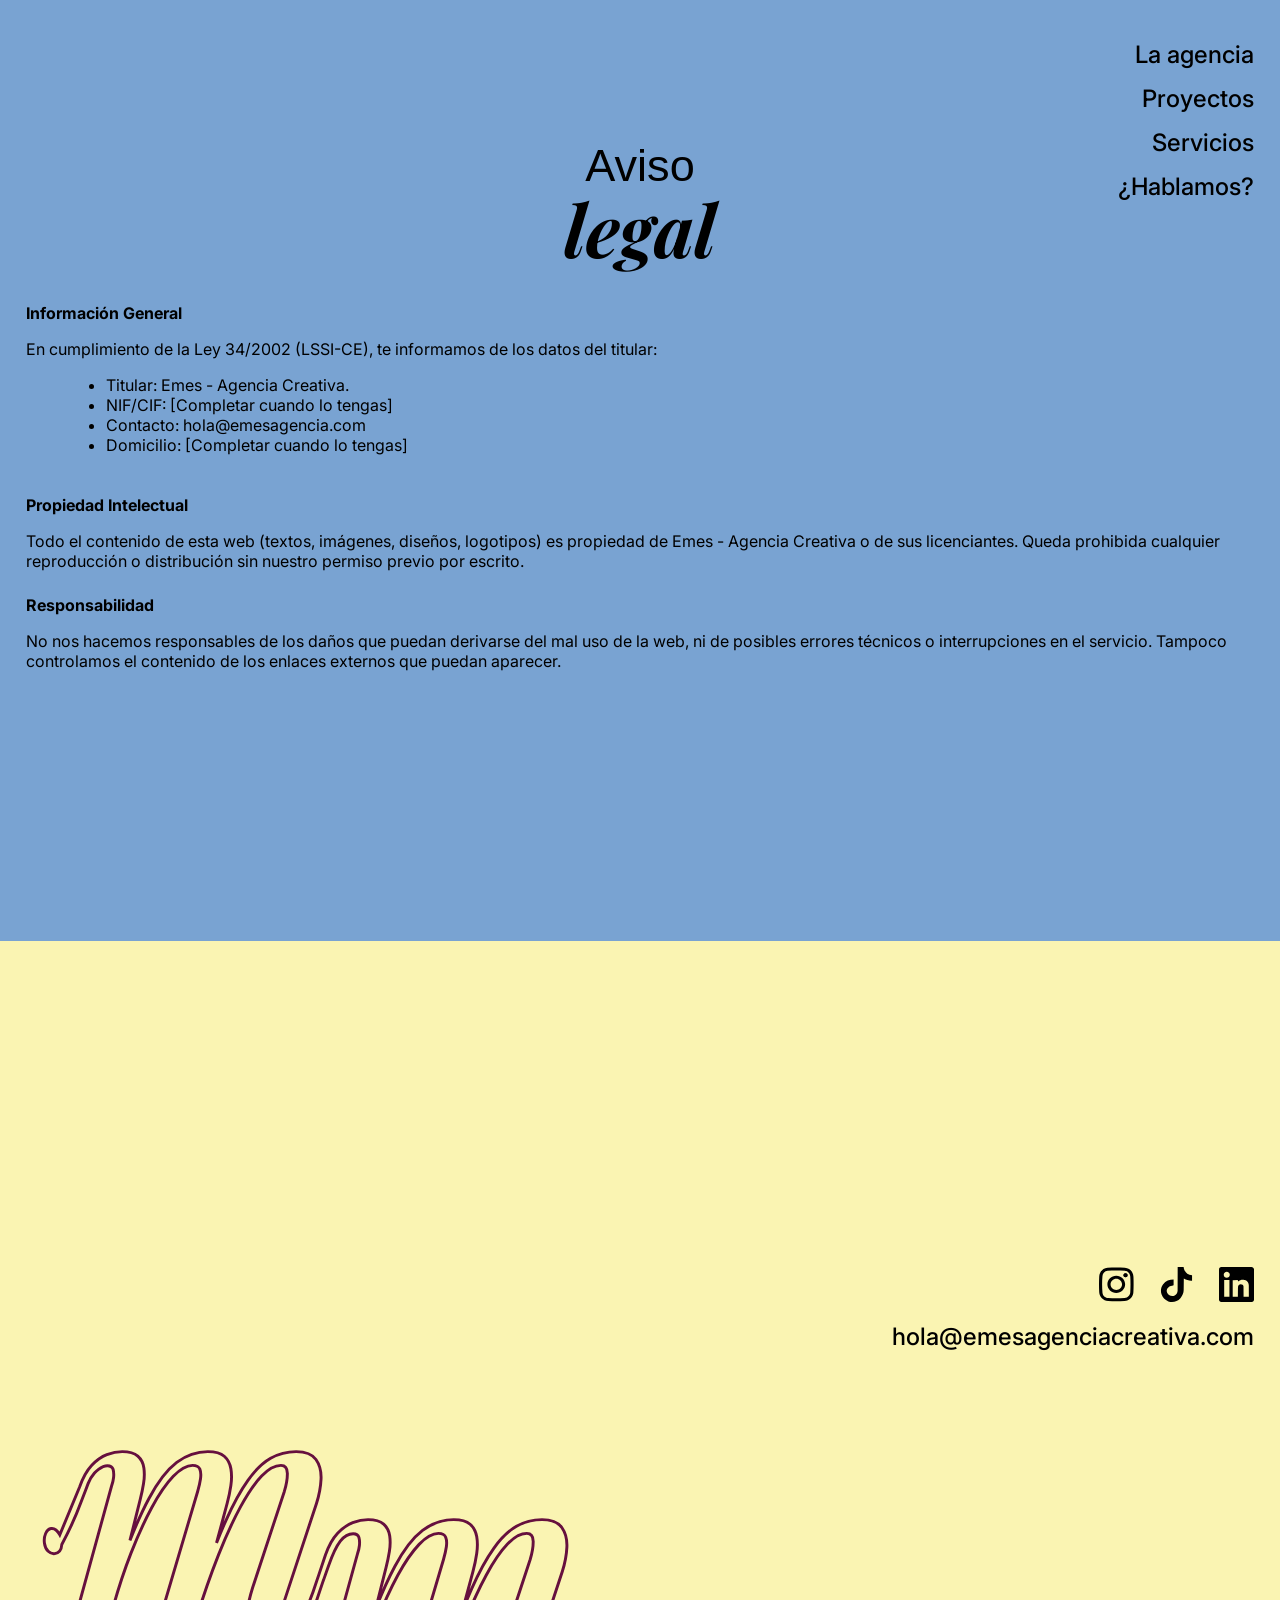
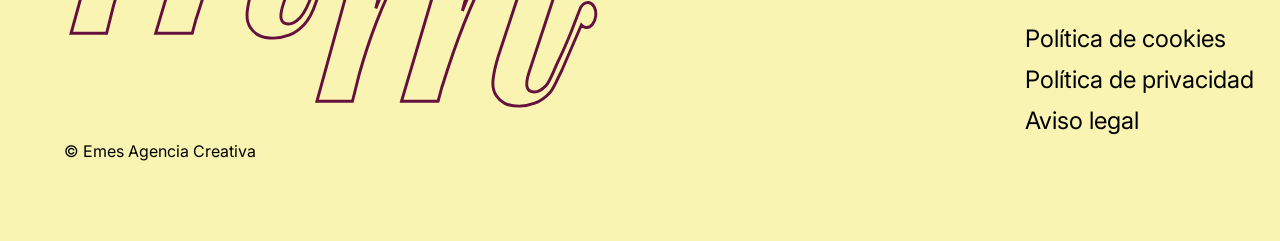
<file: uso de datos/aviso legal/index.html>
<!DOCTYPE html>
<html lang="es">

<head>
    <meta charset="UTF-8">
    <meta name="viewport" content="width=device-width, initial-scale=1.0">
    <title>Emes Agencia Creativa - Aviso legal</title>
    <link rel="preconnect" href="https://fonts.googleapis.com">
    <link rel="preconnect" href="https://fonts.gstatic.com" crossorigin>
    <link
        href="https://fonts.googleapis.com/css2?family=Inter:wght@100..900&family=Playfair+Display:ital,wght@0,400..900;1,400..900&display=swap"
        rel="stylesheet">
    <link href="https://api.fontshare.com/v2/css?f[]=excon@1,2&display=swap" rel="stylesheet">
    <link rel="stylesheet" href="../../estilo.css">
    <link rel="stylesheet" href="../estilos.css">
    <link rel="stylesheet" href="../../proyectos/estilo-proyectos.css">

</head>

<body>
    <header class="header">
        <nav class="nav-container" id="main-nav">
            <h1 class="header__logo">
                <a href="../../index.html" aria-label="Emes Agencia Creativa - inicio">
                    <img src="../../assets/logo-emes-morado.svg" alt="logo" class="logo-img">
                    <span class="visually-hidden">Emes Agencia Creativa</span>
                </a>
            </h1>

            <input type="checkbox" id="menu-toggle" class="menu-checkbox">

            <label for="menu-toggle" class="nav__burguer" aria-label="Abrir menú">
                <span></span>
                <span></span>
                <span></span>
            </label>

            <div class="header__menu">
                <ul class="header__menu_list">
                    <li><a href="../../la-agencia/index.html">La agencia</a></li>
                    <li><a href="../../proyectos/index.html">Proyectos</a></li>
                    <li><a href="../../servicios/index.html">Servicios</a></li>
                    <li><a href="../../contacto/index.html">¿Hablamos?</a></li>
                </ul>
            </div>

            <!-- OVERLAY MENÚ HAMBURGUESA -->
            <div class="menu__overlay">

                <div class="menu__overlay_header">
                    <?xml version="1.0" encoding="UTF-8"?>
                    <svg id="svg-emes-contorno" data-name="Capa 1" xmlns="http://www.w3.org/2000/svg"
                        viewBox="0 0 265.86 65.79" class="menu__overlay_emes-logo menu__overlay_logo--solid">
                        <defs>
                            <style>
                                .cls-1 {
                                    fill: none;
                                    stroke: #66103e;
                                    stroke-miterlimit: 10;
                                }
                            </style>
                        </defs>
                        <path class="cls-1"
                            d="M264.21,39.66v-.12c-1.44-3.66-4.04-8.09-7.8-13.31l-2.72-3.62c-3.07-4.04-5.23-7.33-6.48-9.89-.31-.64-.76-1.99-1.08-3.75-.47-2.64.33-3.66-.31-4.66-2.44-3.87-8.82-4.66-13.31-2.93-1.08.42-2.81,2.23-3.65,5.11-9.07,19.13-16.88,33.25-21.14,39.73-.57.88-4.19,6.26-9.12,8.18-3.12,1.22-6.31,1.16-6.31,1.16-2.65,0-5.12-.78-7.42-2.34-2.3-1.55-4.17-4.05-5.61-7.47-1.44-3.42-2.16-7.71-2.16-12.86,0-.56,0-1.08,0-1.58.02-2.17,1.78-3.91,3.95-3.91h24.89c2.31,0,4.13-1.98,3.94-4.29-1.15-14.44-8.42-21.65-21.8-21.65-6,0-11.17,1.35-15.52,4.02-2.99,1.84-4.83,3.84-5.28,4.34-3.45,3.78-4.09,6.99-6.69,13.21-.13.31-.27.63-.27.63-.21.44-.41.82-.57,1.12-1.55,3.23-3.14,6.47-4.76,9.72-2.65,5.35-5.31,10.6-7.99,15.76-.03.06-.06.12-.1.18-.56.94-5.39,8.9-8.7,8.9-1.01,0-1.55-.5-1.55-.5-.44-.41-.67-1.06-.67-1.96,0-.78.24-1.91.71-3.38l11.45-34.47c1.08-3.11,1.63-5.96,1.63-8.53,0-2.81-.78-5.03-2.34-6.66-1.55-1.63-3.97-2.46-7.24-2.46-5.23,0-9.84,1.87-13.85,5.61-4.01,3.74-7.97,10.24-11.86,19.52l2.1-7.47c.94-3.5,1.4-6.35,1.4-8.53,0-6.08-3.08-9.12-9.22-9.12-5.61,0-10.43,2.03-14.42,6.08-4.01,4.05-7.93,10.83-11.75,20.33l2.57-10.05c.71-2.65,1.06-4.98,1.06-7.02,0-2.81-.74-5.06-2.22-6.78-1.48-1.71-3.89-2.57-7.24-2.57-1.99,0-3.85.31-5.61.94-1.94.69-3.27,1.58-3.68,1.87-2.9,2.01-4.43,4.65-5.17,6.24-.51.98-.98,2.05-1.4,3.21l-3.15,8.88c-.6,1.59-2.21,5.92-4.39,11.75-2.46,6.56-3.72,9.89-5.74,12.84-.5.73-4.1,5.93-8.05,7.45-1.78.68-5.02,1.15-6.15,1.15h-.09c-2.65,0-5.12-.78-7.42-2.34-2.3-1.55-4.17-4.05-5.61-7.47-1.44-3.42-2.16-7.71-2.16-12.86,0-.56,0-1.08,0-1.58.02-2.17,1.78-3.91,3.95-3.91h24.89c2.31,0,4.13-1.98,3.94-4.29C49.77,8.82,42.51,1.61,29.13,1.61c-8.65,0-15.59,2.78-20.8,8.35C3.1,15.52.5,23.57.5,34.09s2.43,18.06,7.3,23.31c4.87,5.25,11.43,7.89,19.69,7.89,6,0,11-1.78,15.01-5.32,3.62-3.2,6.22-7.02,7.84-11.45.68-1.86,3.89-10.52,9.63-26l2.22-5.96c.57-1.32.95-2.22,1.52-3.55l.33-.73c.24-.55.31-.74.44-1.03,0,0,.26-.58.97-1.48.2-.25.36-.42.4-.47,1.66-1.83,2.95-2.16,3.8-2.16,1.4,0,2.1.82,2.1,2.46,0,.93-.2,2.06-.59,3.38l-12.84,45.45c-.71,2.52,1.18,5.03,3.8,5.03h8.19c1.8,0,3.38-1.22,3.83-2.96l2.28-8.83v.12c3.89-13.01,8.05-23.56,12.44-31.67,4.4-8.1,8.35-12.15,11.86-12.15,1.24,0,1.87.74,1.87,2.22,0,1.16-.31,2.77-.94,4.8l-12.77,43.42c-.74,2.53,1.15,5.07,3.79,5.07h8.43c1.77,0,3.33-1.18,3.8-2.89l2.24-7.99v.35c4.52-14.65,9.02-25.81,13.5-33.48,4.48-7.67,8.31-11.51,11.51-11.51,1.08,0,1.63.78,1.63,2.34,0,1.1-.31,2.65-.94,4.68l-10.52,31.55c-1.16,3.5-1.75,6.55-1.75,9.12,0,2.18.43,3.93,1.28,5.25,1.71,2.81,4.83,4.21,9.34,4.21.61,0,1.61,0,2.87-.21,0,0,2.89-.46,5.67-2,4.04-2.22,6.87-5.51,11.89-15.03,2.3-4.36,5.11-10.1,7.93-17.05-.04.68-.1,1.79-.1,3.18,0,4.59.01,15.44,7.3,23.31,4.87,5.25,11.43,7.89,19.69,7.89,6,0,11-1.78,15.01-5.32.89-.78,3.24-2.86,5.37-6.32,1.18-1.89,1.8-3.44,1.96-3.79,1.23-2.88,5.4-10.26,15.61-26.62,1.61-2.58,5.4-2.52,6.91.12,1.35,2.37,3.38,5.57,6.11,9.59,2.31,3.37,4.02,5.97,5.13,7.83,1.11,1.84,1.89,3.83,2.36,5.93.47,2.12.37,4.32-.31,6.64-.51,1.76-1.48,4.49-4.39,5.92-2.72,1.32-5.58.71-6.57.44-3.65-.97-5.91-3.18-6.98-4.34-2.45-2.65-3.51-5.57-3.98-7.57-.19-.8-.99-1.29-1.79-1.14-.01,0-.02,0-.03,0-.85.17-1.41,1-1.21,1.84.26,1.11.65,2.35,1.21,3.66,1.2,2.84,2.77,4.9,3.97,6.26.77.8,2.55,2.52,4.76,3.89,1.23.76,2.38,1.28,2.69,1.42,1.11.48,1.78.71,2.65.91,2.85.72,8.58,1.14,14.12,0,1.89-.39,5.5-.93,9.45-3.99,2.86-2.21,4.82-5.13,5.88-8.78,1.31-4.47,1.23-8.52-.22-12.16ZM177.42,20.76c.6-5.04,1.62-8.93,3.05-11.65h-.01c1.83-3.46,4.14-5.2,6.95-5.2s4.77,2.01,6.14,6.02c1.04,3.07,1.64,6.77,1.79,11.1.08,2.26-1.69,4.15-3.95,4.15h-10.05c-2.36,0-4.21-2.07-3.93-4.42ZM18.39,20.89c.6-5.04,1.62-8.93,3.05-11.65h-.01c1.83-3.46,4.14-5.2,6.95-5.2s4.77,2.01,6.14,6.02c1.04,3.07,1.64,6.77,1.79,11.1.08,2.26-1.69,4.15-3.95,4.15h-10.05c-2.36,0-4.21-2.07-3.93-4.42Z" />
                    </svg>
                </div>

                <nav class="menu__overlay_nav">
                    <ul class="menu__overlay_nav_list">
                        <li><a href="../../la-agencia/index.html">La agencia</a></li>
                        <li><a href="../../proyectos/index.html">Proyectos</a></li>
                        <li><a href="../../servicios/index.html">Servicios</a></li>
                        <li><a href="../../contacto/index.html">¿Hablamos?</a></li>
                    </ul>
                </nav>

                <div class="menu__overlay_footer">
                    <?xml version="1.0" encoding="UTF-8"?>
                    <svg id="svg-mm-contorno" data-name="Capa 1" xmlns="http://www.w3.org/2000/svg"
                        viewBox="0 0 200.99 90.3" class="logo-mm-contorno__footer">
                        <defs>
                            <style>
                                .cls-1 {
                                    fill: none;
                                    stroke: #66103e;
                                    stroke-miterlimit: 10;
                                }
                            </style>
                        </defs>
                        <path class="cls-1"
                            d="M192.12,53.21c-1.42-.15-2.76,1.22-3.22,3.16-1.03,2.36-2.73,7.93-6.84,16.38-2.03,4.17-3.01,7.31-4.39,8.79-1.39,1.48-2.73,2.23-4.04,2.23s-2.12-.55-2.43-1.64c-.31-1.09-.08-2.81.69-5.16l11.32-34.35c.92-2.89,1.44-5.67,1.56-8.32.12-2.66-.46-4.88-1.73-6.68-1.27-1.8-3.52-2.7-6.76-2.7s-6.07.76-8.72,2.29c-2.66,1.52-5.24,4.03-7.74,7.5-2.5,3.48-5.03,8.09-7.57,13.83-1.02,2.31-2.08,4.84-3.16,7.58l3.63-13.5c.54-2.03.96-4.08,1.27-6.15.31-2.07.31-3.99,0-5.74-.31-1.76-1.06-3.16-2.25-4.22-1.2-1.06-3.06-1.58-5.6-1.58-3.85,0-7.39,1.23-10.63,3.69-3.24,2.46-6.4,6.56-9.48,12.31-2.08,3.87-4.24,8.66-6.49,14.32l3.49-13.91c.46-1.8.85-3.63,1.15-5.51.31-1.88.35-3.65.12-5.33-.23-1.68-.92-3.03-2.08-4.05-1.15-1.01-2.93-1.52-5.31-1.52-1.69,0-3.45.35-5.26,1.05-1.81.7-3.52,1.92-5.14,3.63-1.62,1.72-3,4.18-4.16,7.38l-2.58,7.74h-.01l-1.62,4.81c-1.54,4.38-3.01,7.31-4.39,8.79-1.39,1.48-2.73,2.23-4.04,2.23s-2.12-.55-2.43-1.64c-.31-1.09-.08-2.81.69-5.16l11.32-34.35c.92-2.89,1.44-5.67,1.56-8.32.12-2.66-.46-4.88-1.73-6.68-1.27-1.8-3.52-2.7-6.76-2.7s-6.07.76-8.72,2.29c-2.66,1.52-5.24,4.03-7.74,7.5-2.5,3.48-5.03,8.09-7.57,13.83-1.02,2.31-2.08,4.84-3.16,7.58l3.63-13.5c.54-2.03.96-4.08,1.27-6.15.31-2.07.31-3.99,0-5.74-.31-1.76-1.06-3.16-2.25-4.22-1.2-1.06-3.06-1.58-5.6-1.58-3.85,0-7.39,1.23-10.63,3.69-3.24,2.46-6.4,6.56-9.48,12.31-2.08,3.87-4.24,8.66-6.49,14.32l3.49-13.91c.46-1.8.85-3.63,1.15-5.51.31-1.88.35-3.65.12-5.33-.23-1.68-.92-3.03-2.08-4.05-1.15-1.01-2.93-1.52-5.31-1.52-1.69,0-3.45.35-5.26,1.05-1.81.7-3.52,1.92-5.14,3.63-1.62,1.72-3,4.18-4.16,7.38l-6.76,16.34c-.69-1.26-1.85-2.3-2.96-2.14-1.63.23-2.61,2.62-2.28,5,.33,2.38,1.92,3.79,3.55,3.55,1.32-.19,2.25-1.3,2.38-3.11,4.91-9.22,6.19-13.57,7.1-15.9.84-2.15,1.16-2.99,1.9-4.96.3-.8.98-2.17,2.15-3.53,0,0,2.2-2.52,4.39-2.52,1.08,0,1.73.41,1.96,1.23.23.82.29,1.76.17,2.81-.12,1.06-.33,1.98-.64,2.76l-13.87,50.41h12.13l2.36-9.4c1.79-6.35,3.75-12.29,5.9-17.79,2.35-6.02,4.76-11.29,7.22-15.82,2.46-4.53,4.89-8.05,7.28-10.55,2.39-2.5,4.58-3.75,6.59-3.75,1.31,0,2.14.43,2.48,1.29.35.86.42,1.95.23,3.28-.19,1.33-.52,2.77-.98,4.34l-14.33,48.41h12.48l1.43-5.32-.04.28c2.46-7.97,4.97-15.16,7.51-21.57,2.54-6.41,5.06-11.92,7.57-16.53,2.5-4.61,4.91-8.13,7.22-10.55,2.31-2.42,4.51-3.63,6.59-3.63,1.46,0,2.2.92,2.2,2.75s-.35,3.89-1.04,6.15l-10.86,32.94c-.92,2.97-1.52,5.61-1.79,7.91-.27,2.31.1,4.2,1.1,5.69.69,1.1,1.66,1.95,2.89,2.58,1.23.62,2.89.94,4.97.94,1.69,0,3.45-.33,5.26-1s3.52-1.85,5.14-3.58c1.62-1.72,2.96-4.22,4.04-7.5l2.57-7.62h.02l1.73-4.92c1.39-3.99,2.73-6.82,4.04-8.5,1.31-1.68,2.77-2.52,4.39-2.52,1.08,0,1.73.41,1.96,1.23.23.82.29,1.76.17,2.81-.12,1.06-.33,1.98-.64,2.76l-13.87,50.41h12.13l2.36-9.4c1.79-6.35,3.75-12.29,5.9-17.79,2.35-6.02,4.76-11.29,7.22-15.82,2.46-4.53,4.89-8.05,7.28-10.55,2.39-2.5,4.58-3.75,6.59-3.75,1.31,0,2.14.43,2.48,1.29.35.86.42,1.95.23,3.28-.19,1.33-.52,2.77-.98,4.34l-14.33,48.41h12.48l1.43-5.32-.04.28c2.46-7.97,4.97-15.16,7.51-21.57,2.54-6.41,5.06-11.92,7.57-16.53,2.5-4.61,4.91-8.13,7.22-10.55,2.31-2.42,4.51-3.63,6.59-3.63,1.46,0,2.2.92,2.2,2.75s-.35,3.89-1.04,6.15l-10.86,32.94c-.92,2.97-1.52,5.61-1.79,7.91-.27,2.31.1,4.2,1.1,5.69.69,1.1,1.66,1.95,2.89,2.58,1.23.62,2.89.94,4.97.94,1.69,0,3.45-.33,5.26-1s3.52-1.85,5.14-3.58c1.62-1.72,2.35-4.35,4.04-7.5l6.74-15.61c.42.49.94.81,1.53.87,1.62.17,3.12-1.61,3.36-3.98.24-2.36-.88-4.41-2.5-4.58Z" />
                    </svg>

                    <div class="footer__items">
                        <div class="footer__social-icons">
                            <a href="#" aria-label="Instagram">
                                <svg width="44" height="43" viewBox="0 0 44 43" fill="none"
                                    xmlns="http://www.w3.org/2000/svg">
                                    <path
                                        d="M31.9839 42.2702C24.9396 42.6569 18.2015 42.6569 11.4635 42.2702C5.20669 41.8835 0.612551 37.4577 0.262522 31.3562C-0.0875074 24.6961 -0.0875074 18.1649 0.262522 11.4618C0.525044 5.66109 4.8129 0.891594 10.6759 0.418942C18.0703 -0.139647 25.1584 -0.139647 32.5527 0.418942C38.6345 0.848626 43.0536 5.70406 43.3162 11.6767C43.5787 18.3368 43.5787 24.6961 43.2286 31.3562C42.9224 37.3288 38.4157 42.0124 32.0277 42.3131L31.9839 42.2702ZM32.1152 38.403C36.4906 38.1452 39.1158 34.7507 39.3345 30.8406C39.6846 24.3953 39.6846 18.1219 39.3345 11.6337C39.1158 7.80951 36.5343 4.58688 32.509 4.24313C25.1584 3.64157 17.9828 3.5986 10.6759 4.2861C7.26311 4.62985 4.68165 7.29389 4.37537 10.6884C3.71906 17.7352 3.76282 24.6961 4.37537 31.7429C4.68165 35.4382 7.6569 38.1452 11.4197 38.403C18.289 38.8327 25.0709 38.8757 32.1589 38.403H32.1152Z"
                                        fill="black" />
                                    <path
                                        d="M35.9217 9.91453C35.9217 8.49657 34.7404 7.37939 33.3403 7.37939C31.9401 7.37939 30.7588 8.49657 30.7588 9.91453C30.7588 11.3325 31.9401 12.4497 33.3403 12.4497C34.7404 12.4497 35.9217 11.3325 35.9217 9.91453Z"
                                        fill="black" />
                                    <path
                                        d="M32.8593 21.3017C32.8593 27.3172 27.8714 32.2156 21.7021 32.2156C15.5328 32.2156 10.5449 27.3172 10.5449 21.3017C10.5449 15.2861 15.5328 10.3877 21.7021 10.3877C27.8714 10.3877 32.8593 15.2861 32.8593 21.3017ZM28.9652 21.2587C28.9652 17.3486 25.7275 14.1689 21.7459 14.1689C17.7643 14.1689 14.5265 17.3486 14.5265 21.2587C14.5265 25.1688 17.7643 28.3485 21.7459 28.3485C25.7275 28.3485 28.9652 25.1688 28.9652 21.2587Z"
                                        fill="black" />
                                    <path
                                        d="M33.3403 12.4497C34.766 12.4497 35.9217 11.3146 35.9217 9.91453C35.9217 8.51441 34.766 7.37939 33.3403 7.37939C31.9146 7.37939 30.7588 8.51441 30.7588 9.91453C30.7588 11.3146 31.9146 12.4497 33.3403 12.4497Z"
                                        fill="black" />
                                </svg>
                            </a>

                            <a href="#" aria-label="TikTok">
                                <svg width="40" height="45" viewBox="0 0 40 45" fill="none"
                                    xmlns="http://www.w3.org/2000/svg">
                                    <path
                                        d="M9.56337 44.2223C5.0396 42.7078 2.05306 38.9866 0.867215 35.4817C-0.757829 30.7219 -0.0990411 25.8757 2.84361 22.1111C6.04977 18.0005 10.9688 16.2264 16.2832 16.1831V23.5823C13.7797 24.2747 11.2763 24.7074 9.47555 26.2218C6.22546 28.9911 7.05993 33.7941 10.3539 36.0442C12.5499 37.5154 15.1852 37.9481 17.6447 36.7365C19.4893 35.8278 21.4218 33.1451 21.4218 30.4623L21.5096 0H29.1518C29.8984 5.92804 33.7633 10.3416 40 10.4714V17.7408C36.135 18.0437 33.0167 16.7456 29.4153 14.885L29.2396 29.7267C29.2396 33.5778 27.5267 37.2558 25.0233 40.0683C21.2022 44.3521 15.273 46.1262 9.56337 44.2656V44.2223Z"
                                        fill="black" />
                                </svg>
                            </a>

                            <a href="#" aria-label="LinkedIn">
                                <svg width="43" height="43" viewBox="0 0 43 43" fill="none"
                                    xmlns="http://www.w3.org/2000/svg">
                                    <path
                                        d="M40.223 42.9566H2.73362C1.30174 42.9566 0 41.5247 0 40.1362V3.25429C0 1.34511 1.04141 0.347124 2.95059 0H39.8759C41.3945 0 43 1.30172 43 2.82038V40.1362C43 41.3946 41.8719 43 40.2664 43L40.223 42.9566ZM13.2775 9.5893C13.2775 7.54995 11.5853 5.85772 9.54596 5.85772C7.50661 5.85772 5.81438 7.50656 5.81438 9.5893C5.81438 11.672 7.50661 13.3209 9.54596 13.3209C11.5853 13.3209 13.2775 11.672 13.2775 9.5893ZM23.3007 24.776C23.3007 22.6932 25.0363 21.4349 26.5984 21.3047C28.0737 21.218 30.113 22.2593 30.113 24.0817L30.1998 36.6216H36.665L36.6216 22.6499C36.6216 18.7447 33.888 15.9243 30.0696 15.5772C27.553 15.3602 25.3401 16.1847 23.6044 17.8769L22.9536 16.0545L16.8355 16.1413V36.665H23.1706L23.3007 24.776ZM12.8002 16.0545H6.37841V36.665H12.8002V16.0545Z"
                                        fill="black" />
                                </svg>
                            </a>
                        </div>

                        <p class="footer__copyright">© Emes Agencia Creativa</p>
                    </div>
                </div>
            </div>
        </nav>
    </header>

    <main>
        <h2 class="h2__header h2__header_display">
            <span class="titulo1-excon ">Aviso</span>
            <span class="titulo2-playfair">legal</span>
        </h2>

        <article class="padding-movil padding-desktop">
            <div class="article__space_p">
                <div>
                    <p class="bold">Información General</p>
                    <p>En cumplimiento de la Ley 34/2002 (LSSI-CE), te informamos de los datos del titular:
                    <ul>
                        <li>Titular: Emes - Agencia Creativa.</li>
                        <li>NIF/CIF: [Completar cuando lo tengas]</li>
                        <li>Contacto: hola@emesagencia.com</li>
                        <li>Domicilio: [Completar cuando lo tengas]</li>
                    </ul>
                    </p>

                </div>

                <div>
                    <p class="bold">Propiedad Intelectual</p>
                    <p>Todo el contenido de esta web (textos, imágenes, diseños, logotipos) es propiedad de Emes -
                        Agencia Creativa o de sus
                        licenciantes. Queda prohibida cualquier reproducción o distribución sin nuestro permiso previo
                        por escrito.</p>
                </div>

                <div>
                    <p class="bold">Responsabilidad</p>
                    <p>No nos hacemos responsables de los daños que puedan derivarse del mal uso de la web, ni de
                        posibles errores técnicos o interrupciones en el servicio. Tampoco controlamos el contenido de
                        los enlaces externos que puedan aparecer.</p>
                </div>

            </div>
        </article>
    </main>



    <!-- FOOTER MÓVIL -->
    <footer class="footer-mobile">
        <div class="footer-mobile__top">
            <a href="mailto:hola@emesagenciacreativa.com" class="footer-mobile__email">hola@emesagenciacreativa.com</a>

            <!-- nav semántico para los links legales, usamos nav porque es un grupo de enlaces de navegación pero se diferencia del nav principal del header con aria label-->
            <nav class="footer-mobile__legal" aria-label="Enlaces legales">
                <a href="#">Política de cookies</a>
                <a href="#">Política de privacidad</a>
                <a href="#">Aviso legal</a>
            </nav>
        </div>
        <div class="footer-mobile__bottom">
            <!-- SVG de logo-mm-contorno -->
            <?xml version="1.0" encoding="UTF-8"?>
            <svg id="svg-mm-contorno" data-name="Capa 1" xmlns="http://www.w3.org/2000/svg" viewBox="0 0 200.99 90.3"
                class="logo-mm-contorno__footer">
                <defs>
                    <style>
                        .cls-1 {
                            fill: none;
                            stroke: #66103e;
                            stroke-miterlimit: 10;
                        }
                    </style>
                </defs>
                <path class="cls-1"
                    d="M192.12,53.21c-1.42-.15-2.76,1.22-3.22,3.16-1.03,2.36-2.73,7.93-6.84,16.38-2.03,4.17-3.01,7.31-4.39,8.79-1.39,1.48-2.73,2.23-4.04,2.23s-2.12-.55-2.43-1.64c-.31-1.09-.08-2.81.69-5.16l11.32-34.35c.92-2.89,1.44-5.67,1.56-8.32.12-2.66-.46-4.88-1.73-6.68-1.27-1.8-3.52-2.7-6.76-2.7s-6.07.76-8.72,2.29c-2.66,1.52-5.24,4.03-7.74,7.5-2.5,3.48-5.03,8.09-7.57,13.83-1.02,2.31-2.08,4.84-3.16,7.58l3.63-13.5c.54-2.03.96-4.08,1.27-6.15.31-2.07.31-3.99,0-5.74-.31-1.76-1.06-3.16-2.25-4.22-1.2-1.06-3.06-1.58-5.6-1.58-3.85,0-7.39,1.23-10.63,3.69-3.24,2.46-6.4,6.56-9.48,12.31-2.08,3.87-4.24,8.66-6.49,14.32l3.49-13.91c.46-1.8.85-3.63,1.15-5.51.31-1.88.35-3.65.12-5.33-.23-1.68-.92-3.03-2.08-4.05-1.15-1.01-2.93-1.52-5.31-1.52-1.69,0-3.45.35-5.26,1.05-1.81.7-3.52,1.92-5.14,3.63-1.62,1.72-3,4.18-4.16,7.38l-2.58,7.74h-.01l-1.62,4.81c-1.54,4.38-3.01,7.31-4.39,8.79-1.39,1.48-2.73,2.23-4.04,2.23s-2.12-.55-2.43-1.64c-.31-1.09-.08-2.81.69-5.16l11.32-34.35c.92-2.89,1.44-5.67,1.56-8.32.12-2.66-.46-4.88-1.73-6.68-1.27-1.8-3.52-2.7-6.76-2.7s-6.07.76-8.72,2.29c-2.66,1.52-5.24,4.03-7.74,7.5-2.5,3.48-5.03,8.09-7.57,13.83-1.02,2.31-2.08,4.84-3.16,7.58l3.63-13.5c.54-2.03.96-4.08,1.27-6.15.31-2.07.31-3.99,0-5.74-.31-1.76-1.06-3.16-2.25-4.22-1.2-1.06-3.06-1.58-5.6-1.58-3.85,0-7.39,1.23-10.63,3.69-3.24,2.46-6.4,6.56-9.48,12.31-2.08,3.87-4.24,8.66-6.49,14.32l3.49-13.91c.46-1.8.85-3.63,1.15-5.51.31-1.88.35-3.65.12-5.33-.23-1.68-.92-3.03-2.08-4.05-1.15-1.01-2.93-1.52-5.31-1.52-1.69,0-3.45.35-5.26,1.05-1.81.7-3.52,1.92-5.14,3.63-1.62,1.72-3,4.18-4.16,7.38l-6.76,16.34c-.69-1.26-1.85-2.3-2.96-2.14-1.63.23-2.61,2.62-2.28,5,.33,2.38,1.92,3.79,3.55,3.55,1.32-.19,2.25-1.3,2.38-3.11,4.91-9.22,6.19-13.57,7.1-15.9.84-2.15,1.16-2.99,1.9-4.96.3-.8.98-2.17,2.15-3.53,0,0,2.2-2.52,4.39-2.52,1.08,0,1.73.41,1.96,1.23.23.82.29,1.76.17,2.81-.12,1.06-.33,1.98-.64,2.76l-13.87,50.41h12.13l2.36-9.4c1.79-6.35,3.75-12.29,5.9-17.79,2.35-6.02,4.76-11.29,7.22-15.82,2.46-4.53,4.89-8.05,7.28-10.55,2.39-2.5,4.58-3.75,6.59-3.75,1.31,0,2.14.43,2.48,1.29.35.86.42,1.95.23,3.28-.19,1.33-.52,2.77-.98,4.34l-14.33,48.41h12.48l1.43-5.32-.04.28c2.46-7.97,4.97-15.16,7.51-21.57,2.54-6.41,5.06-11.92,7.57-16.53,2.5-4.61,4.91-8.13,7.22-10.55,2.31-2.42,4.51-3.63,6.59-3.63,1.46,0,2.2.92,2.2,2.75s-.35,3.89-1.04,6.15l-10.86,32.94c-.92,2.97-1.52,5.61-1.79,7.91-.27,2.31.1,4.2,1.1,5.69.69,1.1,1.66,1.95,2.89,2.58,1.23.62,2.89.94,4.97.94,1.69,0,3.45-.33,5.26-1s3.52-1.85,5.14-3.58c1.62-1.72,2.96-4.22,4.04-7.5l2.57-7.62h.02l1.73-4.92c1.39-3.99,2.73-6.82,4.04-8.5,1.31-1.68,2.77-2.52,4.39-2.52,1.08,0,1.73.41,1.96,1.23.23.82.29,1.76.17,2.81-.12,1.06-.33,1.98-.64,2.76l-13.87,50.41h12.13l2.36-9.4c1.79-6.35,3.75-12.29,5.9-17.79,2.35-6.02,4.76-11.29,7.22-15.82,2.46-4.53,4.89-8.05,7.28-10.55,2.39-2.5,4.58-3.75,6.59-3.75,1.31,0,2.14.43,2.48,1.29.35.86.42,1.95.23,3.28-.19,1.33-.52,2.77-.98,4.34l-14.33,48.41h12.48l1.43-5.32-.04.28c2.46-7.97,4.97-15.16,7.51-21.57,2.54-6.41,5.06-11.92,7.57-16.53,2.5-4.61,4.91-8.13,7.22-10.55,2.31-2.42,4.51-3.63,6.59-3.63,1.46,0,2.2.92,2.2,2.75s-.35,3.89-1.04,6.15l-10.86,32.94c-.92,2.97-1.52,5.61-1.79,7.91-.27,2.31.1,4.2,1.1,5.69.69,1.1,1.66,1.95,2.89,2.58,1.23.62,2.89.94,4.97.94,1.69,0,3.45-.33,5.26-1s3.52-1.85,5.14-3.58c1.62-1.72,2.35-4.35,4.04-7.5l6.74-15.61c.42.49.94.81,1.53.87,1.62.17,3.12-1.61,3.36-3.98.24-2.36-.88-4.41-2.5-4.58Z" />
            </svg>

            <div class="footer__social-icons">
                <a href="#" aria-label="Instagram">
                    <!-- SVG de instagram -->
                    <svg width="44" height="43" viewBox="0 0 44 43" fill="none" xmlns="http://www.w3.org/2000/svg">
                        <path
                            d="M31.9839 42.2702C24.9396 42.6569 18.2015 42.6569 11.4635 42.2702C5.20669 41.8835 0.612551 37.4577 0.262522 31.3562C-0.0875074 24.6961 -0.0875074 18.1649 0.262522 11.4618C0.525044 5.66109 4.8129 0.891594 10.6759 0.418942C18.0703 -0.139647 25.1584 -0.139647 32.5527 0.418942C38.6345 0.848626 43.0536 5.70406 43.3162 11.6767C43.5787 18.3368 43.5787 24.6961 43.2286 31.3562C42.9224 37.3288 38.4157 42.0124 32.0277 42.3131L31.9839 42.2702ZM32.1152 38.403C36.4906 38.1452 39.1158 34.7507 39.3345 30.8406C39.6846 24.3953 39.6846 18.1219 39.3345 11.6337C39.1158 7.80951 36.5343 4.58688 32.509 4.24313C25.1584 3.64157 17.9828 3.5986 10.6759 4.2861C7.26311 4.62985 4.68165 7.29389 4.37537 10.6884C3.71906 17.7352 3.76282 24.6961 4.37537 31.7429C4.68165 35.4382 7.6569 38.1452 11.4197 38.403C18.289 38.8327 25.0709 38.8757 32.1589 38.403H32.1152Z"
                            fill="black" />
                        <path
                            d="M35.9217 9.91453C35.9217 8.49657 34.7404 7.37939 33.3403 7.37939C31.9401 7.37939 30.7588 8.49657 30.7588 9.91453C30.7588 11.3325 31.9401 12.4497 33.3403 12.4497C34.7404 12.4497 35.9217 11.3325 35.9217 9.91453Z"
                            fill="black" />
                        <path
                            d="M32.8593 21.3017C32.8593 27.3172 27.8714 32.2156 21.7021 32.2156C15.5328 32.2156 10.5449 27.3172 10.5449 21.3017C10.5449 15.2861 15.5328 10.3877 21.7021 10.3877C27.8714 10.3877 32.8593 15.2861 32.8593 21.3017ZM28.9652 21.2587C28.9652 17.3486 25.7275 14.1689 21.7459 14.1689C17.7643 14.1689 14.5265 17.3486 14.5265 21.2587C14.5265 25.1688 17.7643 28.3485 21.7459 28.3485C25.7275 28.3485 28.9652 25.1688 28.9652 21.2587Z"
                            fill="black" />
                        <path
                            d="M33.3403 12.4497C34.766 12.4497 35.9217 11.3146 35.9217 9.91453C35.9217 8.51441 34.766 7.37939 33.3403 7.37939C31.9146 7.37939 30.7588 8.51441 30.7588 9.91453C30.7588 11.3146 31.9146 12.4497 33.3403 12.4497Z"
                            fill="black" />
                    </svg>
                </a>

                <a href="#" aria-label="TikTok">
                    <!-- SVG TikTok -->
                    <svg width="40" height="45" viewBox="0 0 40 45" fill="none" xmlns="http://www.w3.org/2000/svg">
                        <path
                            d="M9.56337 44.2223C5.0396 42.7078 2.05306 38.9866 0.867215 35.4817C-0.757829 30.7219 -0.0990411 25.8757 2.84361 22.1111C6.04977 18.0005 10.9688 16.2264 16.2832 16.1831V23.5823C13.7797 24.2747 11.2763 24.7074 9.47555 26.2218C6.22546 28.9911 7.05993 33.7941 10.3539 36.0442C12.5499 37.5154 15.1852 37.9481 17.6447 36.7365C19.4893 35.8278 21.4218 33.1451 21.4218 30.4623L21.5096 0H29.1518C29.8984 5.92804 33.7633 10.3416 40 10.4714V17.7408C36.135 18.0437 33.0167 16.7456 29.4153 14.885L29.2396 29.7267C29.2396 33.5778 27.5267 37.2558 25.0233 40.0683C21.2022 44.3521 15.273 46.1262 9.56337 44.2656V44.2223Z"
                            fill="black" />
                    </svg>
                </a>

                <a href="#" aria-label="LinkedIn">
                    <!-- SVG Linkedin -->
                    <svg width="43" height="43" viewBox="0 0 43 43" fill="none" xmlns="http://www.w3.org/2000/svg">
                        <path
                            d="M40.223 42.9566H2.73362C1.30174 42.9566 0 41.5247 0 40.1362V3.25429C0 1.34511 1.04141 0.347124 2.95059 0H39.8759C41.3945 0 43 1.30172 43 2.82038V40.1362C43 41.3946 41.8719 43 40.2664 43L40.223 42.9566ZM13.2775 9.5893C13.2775 7.54995 11.5853 5.85772 9.54596 5.85772C7.50661 5.85772 5.81438 7.50656 5.81438 9.5893C5.81438 11.672 7.50661 13.3209 9.54596 13.3209C11.5853 13.3209 13.2775 11.672 13.2775 9.5893ZM23.3007 24.776C23.3007 22.6932 25.0363 21.4349 26.5984 21.3047C28.0737 21.218 30.113 22.2593 30.113 24.0817L30.1998 36.6216H36.665L36.6216 22.6499C36.6216 18.7447 33.888 15.9243 30.0696 15.5772C27.553 15.3602 25.3401 16.1847 23.6044 17.8769L22.9536 16.0545L16.8355 16.1413V36.665H23.1706L23.3007 24.776ZM12.8002 16.0545H6.37841V36.665H12.8002V16.0545Z"
                            fill="black" />
                    </svg>
                </a>
            </div>
            <p class="footer__copyright">© Emes Agencia Creativa</p>
        </div>
    </footer>
    <!-- FOOTER MÓVIL -->



    <!-- FOOTER DESKTOP -->
    <footer class="footer-desktop">
        <!-- hacemos dos columnas para facilitar el diseño -->
        <div class="footer-desktop__left">
            <div class="footer-desktop__brand-group">
                <!-- aria-hidden="true" porque es decorativo — el copyright ya identifica la marca, no hace falta que el lector de pantalla lo lea dos veces  -->

                <!-- SVG de logo-mm-contorno -->
                <?xml version="1.0" encoding="UTF-8"?>
                <svg id="Capa_1" data-name="Capa 1" xmlns="http://www.w3.org/2000/svg" viewBox="0 0 200.99 90.3"
                    class="footer-desktop__logo">
                    <defs>
                        <style>
                            .cls-1 {
                                fill: none;
                                stroke: #66103e;
                                stroke-miterlimit: 10;
                            }
                        </style>
                    </defs>
                    <path class="cls-1"
                        d="M192.12,53.21c-1.42-.15-2.76,1.22-3.22,3.16-1.03,2.36-2.73,7.93-6.84,16.38-2.03,4.17-3.01,7.31-4.39,8.79-1.39,1.48-2.73,2.23-4.04,2.23s-2.12-.55-2.43-1.64c-.31-1.09-.08-2.81.69-5.16l11.32-34.35c.92-2.89,1.44-5.67,1.56-8.32.12-2.66-.46-4.88-1.73-6.68-1.27-1.8-3.52-2.7-6.76-2.7s-6.07.76-8.72,2.29c-2.66,1.52-5.24,4.03-7.74,7.5-2.5,3.48-5.03,8.09-7.57,13.83-1.02,2.31-2.08,4.84-3.16,7.58l3.63-13.5c.54-2.03.96-4.08,1.27-6.15.31-2.07.31-3.99,0-5.74-.31-1.76-1.06-3.16-2.25-4.22-1.2-1.06-3.06-1.58-5.6-1.58-3.85,0-7.39,1.23-10.63,3.69-3.24,2.46-6.4,6.56-9.48,12.31-2.08,3.87-4.24,8.66-6.49,14.32l3.49-13.91c.46-1.8.85-3.63,1.15-5.51.31-1.88.35-3.65.12-5.33-.23-1.68-.92-3.03-2.08-4.05-1.15-1.01-2.93-1.52-5.31-1.52-1.69,0-3.45.35-5.26,1.05-1.81.7-3.52,1.92-5.14,3.63-1.62,1.72-3,4.18-4.16,7.38l-2.58,7.74h-.01l-1.62,4.81c-1.54,4.38-3.01,7.31-4.39,8.79-1.39,1.48-2.73,2.23-4.04,2.23s-2.12-.55-2.43-1.64c-.31-1.09-.08-2.81.69-5.16l11.32-34.35c.92-2.89,1.44-5.67,1.56-8.32.12-2.66-.46-4.88-1.73-6.68-1.27-1.8-3.52-2.7-6.76-2.7s-6.07.76-8.72,2.29c-2.66,1.52-5.24,4.03-7.74,7.5-2.5,3.48-5.03,8.09-7.57,13.83-1.02,2.31-2.08,4.84-3.16,7.58l3.63-13.5c.54-2.03.96-4.08,1.27-6.15.31-2.07.31-3.99,0-5.74-.31-1.76-1.06-3.16-2.25-4.22-1.2-1.06-3.06-1.58-5.6-1.58-3.85,0-7.39,1.23-10.63,3.69-3.24,2.46-6.4,6.56-9.48,12.31-2.08,3.87-4.24,8.66-6.49,14.32l3.49-13.91c.46-1.8.85-3.63,1.15-5.51.31-1.88.35-3.65.12-5.33-.23-1.68-.92-3.03-2.08-4.05-1.15-1.01-2.93-1.52-5.31-1.52-1.69,0-3.45.35-5.26,1.05-1.81.7-3.52,1.92-5.14,3.63-1.62,1.72-3,4.18-4.16,7.38l-6.76,16.34c-.69-1.26-1.85-2.3-2.96-2.14-1.63.23-2.61,2.62-2.28,5,.33,2.38,1.92,3.79,3.55,3.55,1.32-.19,2.25-1.3,2.38-3.11,4.91-9.22,6.19-13.57,7.1-15.9.84-2.15,1.16-2.99,1.9-4.96.3-.8.98-2.17,2.15-3.53,0,0,2.2-2.52,4.39-2.52,1.08,0,1.73.41,1.96,1.23.23.82.29,1.76.17,2.81-.12,1.06-.33,1.98-.64,2.76l-13.87,50.41h12.13l2.36-9.4c1.79-6.35,3.75-12.29,5.9-17.79,2.35-6.02,4.76-11.29,7.22-15.82,2.46-4.53,4.89-8.05,7.28-10.55,2.39-2.5,4.58-3.75,6.59-3.75,1.31,0,2.14.43,2.48,1.29.35.86.42,1.95.23,3.28-.19,1.33-.52,2.77-.98,4.34l-14.33,48.41h12.48l1.43-5.32-.04.28c2.46-7.97,4.97-15.16,7.51-21.57,2.54-6.41,5.06-11.92,7.57-16.53,2.5-4.61,4.91-8.13,7.22-10.55,2.31-2.42,4.51-3.63,6.59-3.63,1.46,0,2.2.92,2.2,2.75s-.35,3.89-1.04,6.15l-10.86,32.94c-.92,2.97-1.52,5.61-1.79,7.91-.27,2.31.1,4.2,1.1,5.69.69,1.1,1.66,1.95,2.89,2.58,1.23.62,2.89.94,4.97.94,1.69,0,3.45-.33,5.26-1s3.52-1.85,5.14-3.58c1.62-1.72,2.96-4.22,4.04-7.5l2.57-7.62h.02l1.73-4.92c1.39-3.99,2.73-6.82,4.04-8.5,1.31-1.68,2.77-2.52,4.39-2.52,1.08,0,1.73.41,1.96,1.23.23.82.29,1.76.17,2.81-.12,1.06-.33,1.98-.64,2.76l-13.87,50.41h12.13l2.36-9.4c1.79-6.35,3.75-12.29,5.9-17.79,2.35-6.02,4.76-11.29,7.22-15.82,2.46-4.53,4.89-8.05,7.28-10.55,2.39-2.5,4.58-3.75,6.59-3.75,1.31,0,2.14.43,2.48,1.29.35.86.42,1.95.23,3.28-.19,1.33-.52,2.77-.98,4.34l-14.33,48.41h12.48l1.43-5.32-.04.28c2.46-7.97,4.97-15.16,7.51-21.57,2.54-6.41,5.06-11.92,7.57-16.53,2.5-4.61,4.91-8.13,7.22-10.55,2.31-2.42,4.51-3.63,6.59-3.63,1.46,0,2.2.92,2.2,2.75s-.35,3.89-1.04,6.15l-10.86,32.94c-.92,2.97-1.52,5.61-1.79,7.91-.27,2.31.1,4.2,1.1,5.69.69,1.1,1.66,1.95,2.89,2.58,1.23.62,2.89.94,4.97.94,1.69,0,3.45-.33,5.26-1s3.52-1.85,5.14-3.58c1.62-1.72,2.35-4.35,4.04-7.5l6.74-15.61c.42.49.94.81,1.53.87,1.62.17,3.12-1.61,3.36-3.98.24-2.36-.88-4.41-2.5-4.58Z" />
                </svg>
                <p class="footer-desktop__copy">© Emes Agencia Creativa</p>
            </div>
        </div>

        <div class="footer-desktop__right">
            <div class="footer-desktop__contact-group">
                <!-- fila de iconos sociales -->
                <div class="social-icons-desktop">
                    <a href="#" aria-label="Instagram">
                        <!-- SVG de instagram -->
                        <svg width="44" height="43" viewBox="0 0 44 43" fill="none" xmlns="http://www.w3.org/2000/svg">
                            <path
                                d="M31.9839 42.2702C24.9396 42.6569 18.2015 42.6569 11.4635 42.2702C5.20669 41.8835 0.612551 37.4577 0.262522 31.3562C-0.0875074 24.6961 -0.0875074 18.1649 0.262522 11.4618C0.525044 5.66109 4.8129 0.891594 10.6759 0.418942C18.0703 -0.139647 25.1584 -0.139647 32.5527 0.418942C38.6345 0.848626 43.0536 5.70406 43.3162 11.6767C43.5787 18.3368 43.5787 24.6961 43.2286 31.3562C42.9224 37.3288 38.4157 42.0124 32.0277 42.3131L31.9839 42.2702ZM32.1152 38.403C36.4906 38.1452 39.1158 34.7507 39.3345 30.8406C39.6846 24.3953 39.6846 18.1219 39.3345 11.6337C39.1158 7.80951 36.5343 4.58688 32.509 4.24313C25.1584 3.64157 17.9828 3.5986 10.6759 4.2861C7.26311 4.62985 4.68165 7.29389 4.37537 10.6884C3.71906 17.7352 3.76282 24.6961 4.37537 31.7429C4.68165 35.4382 7.6569 38.1452 11.4197 38.403C18.289 38.8327 25.0709 38.8757 32.1589 38.403H32.1152Z"
                                fill="black" />
                            <path
                                d="M35.9217 9.91453C35.9217 8.49657 34.7404 7.37939 33.3403 7.37939C31.9401 7.37939 30.7588 8.49657 30.7588 9.91453C30.7588 11.3325 31.9401 12.4497 33.3403 12.4497C34.7404 12.4497 35.9217 11.3325 35.9217 9.91453Z"
                                fill="black" />
                            <path
                                d="M32.8593 21.3017C32.8593 27.3172 27.8714 32.2156 21.7021 32.2156C15.5328 32.2156 10.5449 27.3172 10.5449 21.3017C10.5449 15.2861 15.5328 10.3877 21.7021 10.3877C27.8714 10.3877 32.8593 15.2861 32.8593 21.3017ZM28.9652 21.2587C28.9652 17.3486 25.7275 14.1689 21.7459 14.1689C17.7643 14.1689 14.5265 17.3486 14.5265 21.2587C14.5265 25.1688 17.7643 28.3485 21.7459 28.3485C25.7275 28.3485 28.9652 25.1688 28.9652 21.2587Z"
                                fill="black" />
                            <path
                                d="M33.3403 12.4497C34.766 12.4497 35.9217 11.3146 35.9217 9.91453C35.9217 8.51441 34.766 7.37939 33.3403 7.37939C31.9146 7.37939 30.7588 8.51441 30.7588 9.91453C30.7588 11.3146 31.9146 12.4497 33.3403 12.4497Z"
                                fill="black" />
                        </svg>
                    </a>

                    <a href="#" aria-label="TikTok">
                        <!-- SVG TikTok -->
                        <svg width="40" height="45" viewBox="0 0 40 45" fill="none" xmlns="http://www.w3.org/2000/svg">
                            <path
                                d="M9.56337 44.2223C5.0396 42.7078 2.05306 38.9866 0.867215 35.4817C-0.757829 30.7219 -0.0990411 25.8757 2.84361 22.1111C6.04977 18.0005 10.9688 16.2264 16.2832 16.1831V23.5823C13.7797 24.2747 11.2763 24.7074 9.47555 26.2218C6.22546 28.9911 7.05993 33.7941 10.3539 36.0442C12.5499 37.5154 15.1852 37.9481 17.6447 36.7365C19.4893 35.8278 21.4218 33.1451 21.4218 30.4623L21.5096 0H29.1518C29.8984 5.92804 33.7633 10.3416 40 10.4714V17.7408C36.135 18.0437 33.0167 16.7456 29.4153 14.885L29.2396 29.7267C29.2396 33.5778 27.5267 37.2558 25.0233 40.0683C21.2022 44.3521 15.273 46.1262 9.56337 44.2656V44.2223Z"
                                fill="black" />
                        </svg>
                    </a>

                    <a href="#" aria-label="LinkedIn">
                        <!-- SVG Linkedin -->
                        <svg width="43" height="43" viewBox="0 0 43 43" fill="none" xmlns="http://www.w3.org/2000/svg">
                            <path
                                d="M40.223 42.9566H2.73362C1.30174 42.9566 0 41.5247 0 40.1362V3.25429C0 1.34511 1.04141 0.347124 2.95059 0H39.8759C41.3945 0 43 1.30172 43 2.82038V40.1362C43 41.3946 41.8719 43 40.2664 43L40.223 42.9566ZM13.2775 9.5893C13.2775 7.54995 11.5853 5.85772 9.54596 5.85772C7.50661 5.85772 5.81438 7.50656 5.81438 9.5893C5.81438 11.672 7.50661 13.3209 9.54596 13.3209C11.5853 13.3209 13.2775 11.672 13.2775 9.5893ZM23.3007 24.776C23.3007 22.6932 25.0363 21.4349 26.5984 21.3047C28.0737 21.218 30.113 22.2593 30.113 24.0817L30.1998 36.6216H36.665L36.6216 22.6499C36.6216 18.7447 33.888 15.9243 30.0696 15.5772C27.553 15.3602 25.3401 16.1847 23.6044 17.8769L22.9536 16.0545L16.8355 16.1413V36.665H23.1706L23.3007 24.776ZM12.8002 16.0545H6.37841V36.665H12.8002V16.0545Z"
                                fill="black" />
                        </svg>
                    </a>

                </div>

                <a href="mailto:hola@emesagenciacreativa.com"
                    class="footer-desktop__email">hola@emesagenciacreativa.com</a>
            </div>

            <!-- nav semántico para los links legales, usamos nav porque es un grupo de enlaces de navegación pero se diferencia del nav principal del header con aria label-->
            <nav class="footer-desktop__legal" aria-label="Enlaces legales">
                <a href="#">Política de cookies</a>
                <a href="#">Política de privacidad</a>
                <a href="#">Aviso legal</a>
            </nav>
        </div>
    </footer>
    <!-- FOOTER DESKTOP -->

    <script>
        // TRANSPARENCIA PARA EL HEADER AL HACER SCROLL (SOLO EN MÓVIL)
        //Escucha el evento scroll de la página.Cada vez que el usuario hace scroll comprueba si ha bajado más de 10px — si es así añade la clase nav--scrolled al header, si no la quita.
        const nav = document.getElementById('main-nav');

        window.addEventListener('scroll', () => {
            if (window.scrollY > 10) {
                nav.classList.add('nav--scrolled');
            } else {
                nav.classList.remove('nav--scrolled');
            }
        });

        // BLOQUEAR SCROLL CUANDO EL OVERLAY ESTÁ ABIERTO
        const menuToggle = document.getElementById('menu-toggle');
        let scrollPosition = 0;

        // Cuando el checkbox se marca(overlay se abre), guarda en scrollPosition en qué punto de la página está el usuario.Luego fija el body con position: fixed para bloquear el scroll, y usa top: -${ scrollPosition }px para que visualmente la página no salte al inicio — el body se queda exactamente donde estaba.
        menuToggle.addEventListener('change', () => {
            if (menuToggle.checked) {
                scrollPosition = window.scrollY;
                document.body.style.overflow = 'hidden';
                document.body.style.position = 'fixed';
                document.body.style.width = '100%';
                document.body.style.top = `-${scrollPosition}px`;
            } else {
                // Cuando el checkbox se desmarca(overlay se cierra), espera 500ms — el mismo tiempo que dura la animación de salida del overlay — antes de hacer nada.Una vez pasados esos 500ms quita todos los estilos que había puesto en el body y restaura el scroll a la posición guardada.Si esto se hiciera sin el setTimeout el body se desfijaría mientras el overlay todavía está animándose y se vería el salto.
                setTimeout(() => {
                    document.body.style.overflow = '';
                    document.body.style.position = '';
                    document.body.style.width = '';
                    document.body.style.top = '';
                    window.scrollTo(0, scrollPosition); /* vtodo dentro del timeout */
                }, 500);
            }
        });

    </script>
</body>

</html>
</file>
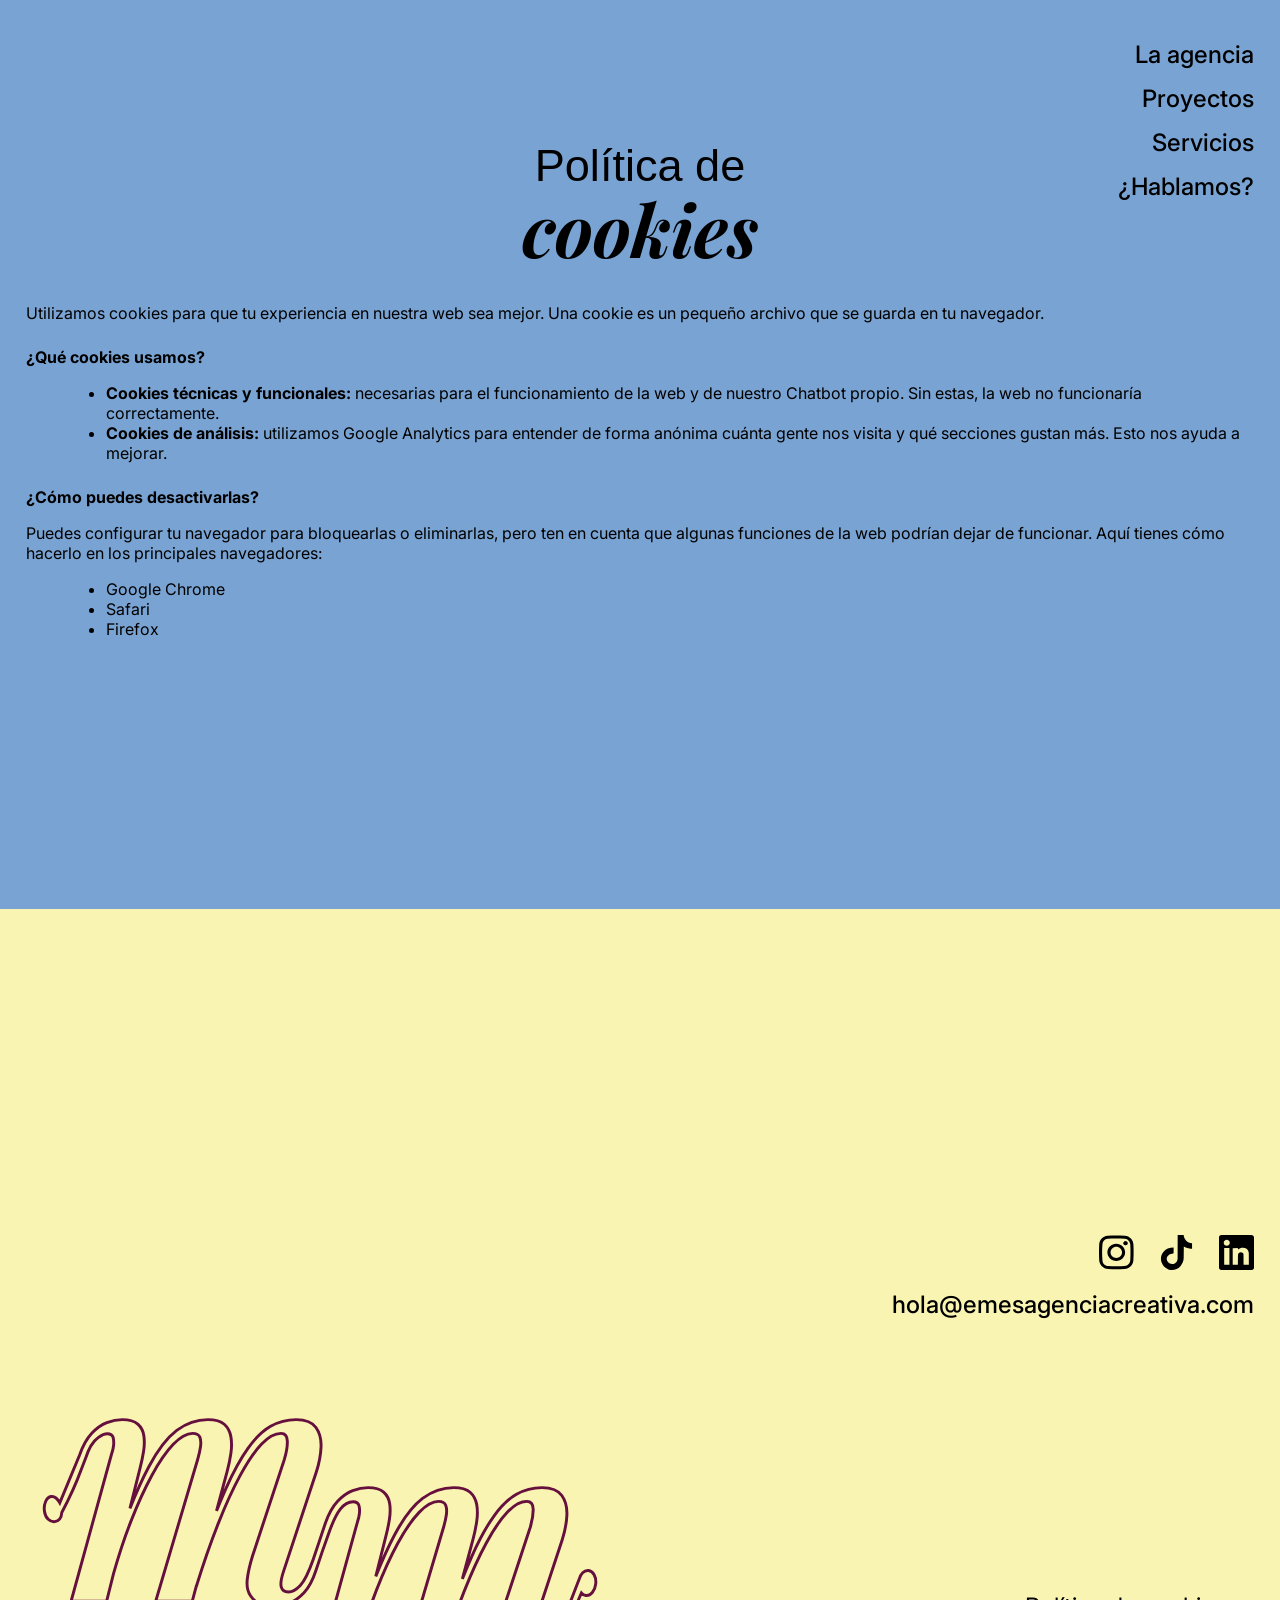
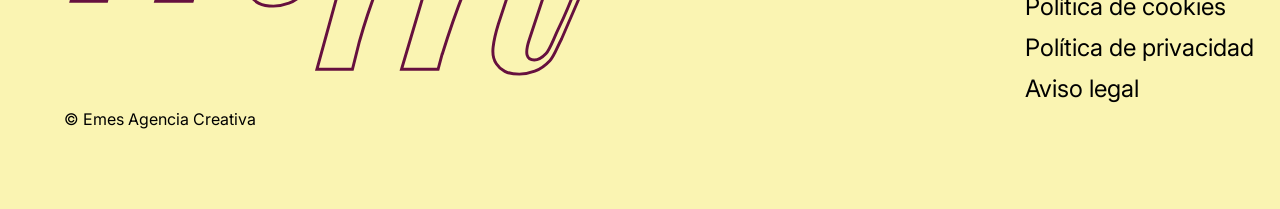
<file: uso de datos/cookies/index.html>
<!DOCTYPE html>
<html lang="es">

<head>
    <meta charset="UTF-8">
    <meta name="viewport" content="width=device-width, initial-scale=1.0">
    <title>Emes Agencia Creativa - Política de cookies</title>
    <link rel="preconnect" href="https://fonts.googleapis.com">
    <link rel="preconnect" href="https://fonts.gstatic.com" crossorigin>
    <link
        href="https://fonts.googleapis.com/css2?family=Inter:wght@100..900&family=Playfair+Display:ital,wght@0,400..900;1,400..900&display=swap"
        rel="stylesheet">
    <link href="https://api.fontshare.com/v2/css?f[]=excon@1,2&display=swap" rel="stylesheet">
    <link rel="stylesheet" href="../../estilo.css">
    <link rel="stylesheet" href="../estilos.css">
    <link rel="stylesheet" href="../../proyectos/estilo-proyectos.css">

</head>

<body>
    <header class="header">
        <nav class="nav-container" id="main-nav">
            <h1 class="header__logo">
                <a href="../../index.html" aria-label="Emes Agencia Creativa - inicio">
                    <img src="../../assets/logo-emes-morado.svg" alt="logo" class="logo-img">
                    <span class="visually-hidden">Emes Agencia Creativa</span>
                </a>
            </h1>

            <input type="checkbox" id="menu-toggle" class="menu-checkbox">

            <label for="menu-toggle" class="nav__burguer" aria-label="Abrir menú">
                <span></span>
                <span></span>
                <span></span>
            </label>

            <div class="header__menu">
                <ul class="header__menu_list">
                    <li><a href="../../la-agencia/index.html">La agencia</a></li>
                    <li><a href="../../proyectos/index.html">Proyectos</a></li>
                    <li><a href="../../servicios/index.html">Servicios</a></li>
                    <li><a href="../../contacto/index.html">¿Hablamos?</a></li>
                </ul>
            </div>

            <!-- OVERLAY MENÚ HAMBURGUESA -->
            <div class="menu__overlay">

                <div class="menu__overlay_header">
                    <?xml version="1.0" encoding="UTF-8"?>
                    <svg id="svg-emes-contorno" data-name="Capa 1" xmlns="http://www.w3.org/2000/svg"
                        viewBox="0 0 265.86 65.79" class="menu__overlay_emes-logo menu__overlay_logo--solid">
                        <defs>
                            <style>
                                .cls-1 {
                                    fill: none;
                                    stroke: #66103e;
                                    stroke-miterlimit: 10;
                                }
                            </style>
                        </defs>
                        <path class="cls-1"
                            d="M264.21,39.66v-.12c-1.44-3.66-4.04-8.09-7.8-13.31l-2.72-3.62c-3.07-4.04-5.23-7.33-6.48-9.89-.31-.64-.76-1.99-1.08-3.75-.47-2.64.33-3.66-.31-4.66-2.44-3.87-8.82-4.66-13.31-2.93-1.08.42-2.81,2.23-3.65,5.11-9.07,19.13-16.88,33.25-21.14,39.73-.57.88-4.19,6.26-9.12,8.18-3.12,1.22-6.31,1.16-6.31,1.16-2.65,0-5.12-.78-7.42-2.34-2.3-1.55-4.17-4.05-5.61-7.47-1.44-3.42-2.16-7.71-2.16-12.86,0-.56,0-1.08,0-1.58.02-2.17,1.78-3.91,3.95-3.91h24.89c2.31,0,4.13-1.98,3.94-4.29-1.15-14.44-8.42-21.65-21.8-21.65-6,0-11.17,1.35-15.52,4.02-2.99,1.84-4.83,3.84-5.28,4.34-3.45,3.78-4.09,6.99-6.69,13.21-.13.31-.27.63-.27.63-.21.44-.41.82-.57,1.12-1.55,3.23-3.14,6.47-4.76,9.72-2.65,5.35-5.31,10.6-7.99,15.76-.03.06-.06.12-.1.18-.56.94-5.39,8.9-8.7,8.9-1.01,0-1.55-.5-1.55-.5-.44-.41-.67-1.06-.67-1.96,0-.78.24-1.91.71-3.38l11.45-34.47c1.08-3.11,1.63-5.96,1.63-8.53,0-2.81-.78-5.03-2.34-6.66-1.55-1.63-3.97-2.46-7.24-2.46-5.23,0-9.84,1.87-13.85,5.61-4.01,3.74-7.97,10.24-11.86,19.52l2.1-7.47c.94-3.5,1.4-6.35,1.4-8.53,0-6.08-3.08-9.12-9.22-9.12-5.61,0-10.43,2.03-14.42,6.08-4.01,4.05-7.93,10.83-11.75,20.33l2.57-10.05c.71-2.65,1.06-4.98,1.06-7.02,0-2.81-.74-5.06-2.22-6.78-1.48-1.71-3.89-2.57-7.24-2.57-1.99,0-3.85.31-5.61.94-1.94.69-3.27,1.58-3.68,1.87-2.9,2.01-4.43,4.65-5.17,6.24-.51.98-.98,2.05-1.4,3.21l-3.15,8.88c-.6,1.59-2.21,5.92-4.39,11.75-2.46,6.56-3.72,9.89-5.74,12.84-.5.73-4.1,5.93-8.05,7.45-1.78.68-5.02,1.15-6.15,1.15h-.09c-2.65,0-5.12-.78-7.42-2.34-2.3-1.55-4.17-4.05-5.61-7.47-1.44-3.42-2.16-7.71-2.16-12.86,0-.56,0-1.08,0-1.58.02-2.17,1.78-3.91,3.95-3.91h24.89c2.31,0,4.13-1.98,3.94-4.29C49.77,8.82,42.51,1.61,29.13,1.61c-8.65,0-15.59,2.78-20.8,8.35C3.1,15.52.5,23.57.5,34.09s2.43,18.06,7.3,23.31c4.87,5.25,11.43,7.89,19.69,7.89,6,0,11-1.78,15.01-5.32,3.62-3.2,6.22-7.02,7.84-11.45.68-1.86,3.89-10.52,9.63-26l2.22-5.96c.57-1.32.95-2.22,1.52-3.55l.33-.73c.24-.55.31-.74.44-1.03,0,0,.26-.58.97-1.48.2-.25.36-.42.4-.47,1.66-1.83,2.95-2.16,3.8-2.16,1.4,0,2.1.82,2.1,2.46,0,.93-.2,2.06-.59,3.38l-12.84,45.45c-.71,2.52,1.18,5.03,3.8,5.03h8.19c1.8,0,3.38-1.22,3.83-2.96l2.28-8.83v.12c3.89-13.01,8.05-23.56,12.44-31.67,4.4-8.1,8.35-12.15,11.86-12.15,1.24,0,1.87.74,1.87,2.22,0,1.16-.31,2.77-.94,4.8l-12.77,43.42c-.74,2.53,1.15,5.07,3.79,5.07h8.43c1.77,0,3.33-1.18,3.8-2.89l2.24-7.99v.35c4.52-14.65,9.02-25.81,13.5-33.48,4.48-7.67,8.31-11.51,11.51-11.51,1.08,0,1.63.78,1.63,2.34,0,1.1-.31,2.65-.94,4.68l-10.52,31.55c-1.16,3.5-1.75,6.55-1.75,9.12,0,2.18.43,3.93,1.28,5.25,1.71,2.81,4.83,4.21,9.34,4.21.61,0,1.61,0,2.87-.21,0,0,2.89-.46,5.67-2,4.04-2.22,6.87-5.51,11.89-15.03,2.3-4.36,5.11-10.1,7.93-17.05-.04.68-.1,1.79-.1,3.18,0,4.59.01,15.44,7.3,23.31,4.87,5.25,11.43,7.89,19.69,7.89,6,0,11-1.78,15.01-5.32.89-.78,3.24-2.86,5.37-6.32,1.18-1.89,1.8-3.44,1.96-3.79,1.23-2.88,5.4-10.26,15.61-26.62,1.61-2.58,5.4-2.52,6.91.12,1.35,2.37,3.38,5.57,6.11,9.59,2.31,3.37,4.02,5.97,5.13,7.83,1.11,1.84,1.89,3.83,2.36,5.93.47,2.12.37,4.32-.31,6.64-.51,1.76-1.48,4.49-4.39,5.92-2.72,1.32-5.58.71-6.57.44-3.65-.97-5.91-3.18-6.98-4.34-2.45-2.65-3.51-5.57-3.98-7.57-.19-.8-.99-1.29-1.79-1.14-.01,0-.02,0-.03,0-.85.17-1.41,1-1.21,1.84.26,1.11.65,2.35,1.21,3.66,1.2,2.84,2.77,4.9,3.97,6.26.77.8,2.55,2.52,4.76,3.89,1.23.76,2.38,1.28,2.69,1.42,1.11.48,1.78.71,2.65.91,2.85.72,8.58,1.14,14.12,0,1.89-.39,5.5-.93,9.45-3.99,2.86-2.21,4.82-5.13,5.88-8.78,1.31-4.47,1.23-8.52-.22-12.16ZM177.42,20.76c.6-5.04,1.62-8.93,3.05-11.65h-.01c1.83-3.46,4.14-5.2,6.95-5.2s4.77,2.01,6.14,6.02c1.04,3.07,1.64,6.77,1.79,11.1.08,2.26-1.69,4.15-3.95,4.15h-10.05c-2.36,0-4.21-2.07-3.93-4.42ZM18.39,20.89c.6-5.04,1.62-8.93,3.05-11.65h-.01c1.83-3.46,4.14-5.2,6.95-5.2s4.77,2.01,6.14,6.02c1.04,3.07,1.64,6.77,1.79,11.1.08,2.26-1.69,4.15-3.95,4.15h-10.05c-2.36,0-4.21-2.07-3.93-4.42Z" />
                    </svg>
                </div>

                <nav class="menu__overlay_nav">
                    <ul class="menu__overlay_nav_list">
                        <li><a href="../../la-agencia/index.html">La agencia</a></li>
                        <li><a href="../../proyectos/index.html">Proyectos</a></li>
                        <li><a href="../../servicios/index.html">Servicios</a></li>
                        <li><a href="../../contacto/index.html">¿Hablamos?</a></li>
                    </ul>
                </nav>

                <div class="menu__overlay_footer">
                    <?xml version="1.0" encoding="UTF-8"?>
                    <svg id="svg-mm-contorno" data-name="Capa 1" xmlns="http://www.w3.org/2000/svg"
                        viewBox="0 0 200.99 90.3" class="logo-mm-contorno__footer">
                        <defs>
                            <style>
                                .cls-1 {
                                    fill: none;
                                    stroke: #66103e;
                                    stroke-miterlimit: 10;
                                }
                            </style>
                        </defs>
                        <path class="cls-1"
                            d="M192.12,53.21c-1.42-.15-2.76,1.22-3.22,3.16-1.03,2.36-2.73,7.93-6.84,16.38-2.03,4.17-3.01,7.31-4.39,8.79-1.39,1.48-2.73,2.23-4.04,2.23s-2.12-.55-2.43-1.64c-.31-1.09-.08-2.81.69-5.16l11.32-34.35c.92-2.89,1.44-5.67,1.56-8.32.12-2.66-.46-4.88-1.73-6.68-1.27-1.8-3.52-2.7-6.76-2.7s-6.07.76-8.72,2.29c-2.66,1.52-5.24,4.03-7.74,7.5-2.5,3.48-5.03,8.09-7.57,13.83-1.02,2.31-2.08,4.84-3.16,7.58l3.63-13.5c.54-2.03.96-4.08,1.27-6.15.31-2.07.31-3.99,0-5.74-.31-1.76-1.06-3.16-2.25-4.22-1.2-1.06-3.06-1.58-5.6-1.58-3.85,0-7.39,1.23-10.63,3.69-3.24,2.46-6.4,6.56-9.48,12.31-2.08,3.87-4.24,8.66-6.49,14.32l3.49-13.91c.46-1.8.85-3.63,1.15-5.51.31-1.88.35-3.65.12-5.33-.23-1.68-.92-3.03-2.08-4.05-1.15-1.01-2.93-1.52-5.31-1.52-1.69,0-3.45.35-5.26,1.05-1.81.7-3.52,1.92-5.14,3.63-1.62,1.72-3,4.18-4.16,7.38l-2.58,7.74h-.01l-1.62,4.81c-1.54,4.38-3.01,7.31-4.39,8.79-1.39,1.48-2.73,2.23-4.04,2.23s-2.12-.55-2.43-1.64c-.31-1.09-.08-2.81.69-5.16l11.32-34.35c.92-2.89,1.44-5.67,1.56-8.32.12-2.66-.46-4.88-1.73-6.68-1.27-1.8-3.52-2.7-6.76-2.7s-6.07.76-8.72,2.29c-2.66,1.52-5.24,4.03-7.74,7.5-2.5,3.48-5.03,8.09-7.57,13.83-1.02,2.31-2.08,4.84-3.16,7.58l3.63-13.5c.54-2.03.96-4.08,1.27-6.15.31-2.07.31-3.99,0-5.74-.31-1.76-1.06-3.16-2.25-4.22-1.2-1.06-3.06-1.58-5.6-1.58-3.85,0-7.39,1.23-10.63,3.69-3.24,2.46-6.4,6.56-9.48,12.31-2.08,3.87-4.24,8.66-6.49,14.32l3.49-13.91c.46-1.8.85-3.63,1.15-5.51.31-1.88.35-3.65.12-5.33-.23-1.68-.92-3.03-2.08-4.05-1.15-1.01-2.93-1.52-5.31-1.52-1.69,0-3.45.35-5.26,1.05-1.81.7-3.52,1.92-5.14,3.63-1.62,1.72-3,4.18-4.16,7.38l-6.76,16.34c-.69-1.26-1.85-2.3-2.96-2.14-1.63.23-2.61,2.62-2.28,5,.33,2.38,1.92,3.79,3.55,3.55,1.32-.19,2.25-1.3,2.38-3.11,4.91-9.22,6.19-13.57,7.1-15.9.84-2.15,1.16-2.99,1.9-4.96.3-.8.98-2.17,2.15-3.53,0,0,2.2-2.52,4.39-2.52,1.08,0,1.73.41,1.96,1.23.23.82.29,1.76.17,2.81-.12,1.06-.33,1.98-.64,2.76l-13.87,50.41h12.13l2.36-9.4c1.79-6.35,3.75-12.29,5.9-17.79,2.35-6.02,4.76-11.29,7.22-15.82,2.46-4.53,4.89-8.05,7.28-10.55,2.39-2.5,4.58-3.75,6.59-3.75,1.31,0,2.14.43,2.48,1.29.35.86.42,1.95.23,3.28-.19,1.33-.52,2.77-.98,4.34l-14.33,48.41h12.48l1.43-5.32-.04.28c2.46-7.97,4.97-15.16,7.51-21.57,2.54-6.41,5.06-11.92,7.57-16.53,2.5-4.61,4.91-8.13,7.22-10.55,2.31-2.42,4.51-3.63,6.59-3.63,1.46,0,2.2.92,2.2,2.75s-.35,3.89-1.04,6.15l-10.86,32.94c-.92,2.97-1.52,5.61-1.79,7.91-.27,2.31.1,4.2,1.1,5.69.69,1.1,1.66,1.95,2.89,2.58,1.23.62,2.89.94,4.97.94,1.69,0,3.45-.33,5.26-1s3.52-1.85,5.14-3.58c1.62-1.72,2.96-4.22,4.04-7.5l2.57-7.62h.02l1.73-4.92c1.39-3.99,2.73-6.82,4.04-8.5,1.31-1.68,2.77-2.52,4.39-2.52,1.08,0,1.73.41,1.96,1.23.23.82.29,1.76.17,2.81-.12,1.06-.33,1.98-.64,2.76l-13.87,50.41h12.13l2.36-9.4c1.79-6.35,3.75-12.29,5.9-17.79,2.35-6.02,4.76-11.29,7.22-15.82,2.46-4.53,4.89-8.05,7.28-10.55,2.39-2.5,4.58-3.75,6.59-3.75,1.31,0,2.14.43,2.48,1.29.35.86.42,1.95.23,3.28-.19,1.33-.52,2.77-.98,4.34l-14.33,48.41h12.48l1.43-5.32-.04.28c2.46-7.97,4.97-15.16,7.51-21.57,2.54-6.41,5.06-11.92,7.57-16.53,2.5-4.61,4.91-8.13,7.22-10.55,2.31-2.42,4.51-3.63,6.59-3.63,1.46,0,2.2.92,2.2,2.75s-.35,3.89-1.04,6.15l-10.86,32.94c-.92,2.97-1.52,5.61-1.79,7.91-.27,2.31.1,4.2,1.1,5.69.69,1.1,1.66,1.95,2.89,2.58,1.23.62,2.89.94,4.97.94,1.69,0,3.45-.33,5.26-1s3.52-1.85,5.14-3.58c1.62-1.72,2.35-4.35,4.04-7.5l6.74-15.61c.42.49.94.81,1.53.87,1.62.17,3.12-1.61,3.36-3.98.24-2.36-.88-4.41-2.5-4.58Z" />
                    </svg>

                    <div class="footer__items">
                        <div class="footer__social-icons">
                            <a href="#" aria-label="Instagram">
                                <svg width="44" height="43" viewBox="0 0 44 43" fill="none"
                                    xmlns="http://www.w3.org/2000/svg">
                                    <path
                                        d="M31.9839 42.2702C24.9396 42.6569 18.2015 42.6569 11.4635 42.2702C5.20669 41.8835 0.612551 37.4577 0.262522 31.3562C-0.0875074 24.6961 -0.0875074 18.1649 0.262522 11.4618C0.525044 5.66109 4.8129 0.891594 10.6759 0.418942C18.0703 -0.139647 25.1584 -0.139647 32.5527 0.418942C38.6345 0.848626 43.0536 5.70406 43.3162 11.6767C43.5787 18.3368 43.5787 24.6961 43.2286 31.3562C42.9224 37.3288 38.4157 42.0124 32.0277 42.3131L31.9839 42.2702ZM32.1152 38.403C36.4906 38.1452 39.1158 34.7507 39.3345 30.8406C39.6846 24.3953 39.6846 18.1219 39.3345 11.6337C39.1158 7.80951 36.5343 4.58688 32.509 4.24313C25.1584 3.64157 17.9828 3.5986 10.6759 4.2861C7.26311 4.62985 4.68165 7.29389 4.37537 10.6884C3.71906 17.7352 3.76282 24.6961 4.37537 31.7429C4.68165 35.4382 7.6569 38.1452 11.4197 38.403C18.289 38.8327 25.0709 38.8757 32.1589 38.403H32.1152Z"
                                        fill="black" />
                                    <path
                                        d="M35.9217 9.91453C35.9217 8.49657 34.7404 7.37939 33.3403 7.37939C31.9401 7.37939 30.7588 8.49657 30.7588 9.91453C30.7588 11.3325 31.9401 12.4497 33.3403 12.4497C34.7404 12.4497 35.9217 11.3325 35.9217 9.91453Z"
                                        fill="black" />
                                    <path
                                        d="M32.8593 21.3017C32.8593 27.3172 27.8714 32.2156 21.7021 32.2156C15.5328 32.2156 10.5449 27.3172 10.5449 21.3017C10.5449 15.2861 15.5328 10.3877 21.7021 10.3877C27.8714 10.3877 32.8593 15.2861 32.8593 21.3017ZM28.9652 21.2587C28.9652 17.3486 25.7275 14.1689 21.7459 14.1689C17.7643 14.1689 14.5265 17.3486 14.5265 21.2587C14.5265 25.1688 17.7643 28.3485 21.7459 28.3485C25.7275 28.3485 28.9652 25.1688 28.9652 21.2587Z"
                                        fill="black" />
                                    <path
                                        d="M33.3403 12.4497C34.766 12.4497 35.9217 11.3146 35.9217 9.91453C35.9217 8.51441 34.766 7.37939 33.3403 7.37939C31.9146 7.37939 30.7588 8.51441 30.7588 9.91453C30.7588 11.3146 31.9146 12.4497 33.3403 12.4497Z"
                                        fill="black" />
                                </svg>
                            </a>

                            <a href="#" aria-label="TikTok">
                                <svg width="40" height="45" viewBox="0 0 40 45" fill="none"
                                    xmlns="http://www.w3.org/2000/svg">
                                    <path
                                        d="M9.56337 44.2223C5.0396 42.7078 2.05306 38.9866 0.867215 35.4817C-0.757829 30.7219 -0.0990411 25.8757 2.84361 22.1111C6.04977 18.0005 10.9688 16.2264 16.2832 16.1831V23.5823C13.7797 24.2747 11.2763 24.7074 9.47555 26.2218C6.22546 28.9911 7.05993 33.7941 10.3539 36.0442C12.5499 37.5154 15.1852 37.9481 17.6447 36.7365C19.4893 35.8278 21.4218 33.1451 21.4218 30.4623L21.5096 0H29.1518C29.8984 5.92804 33.7633 10.3416 40 10.4714V17.7408C36.135 18.0437 33.0167 16.7456 29.4153 14.885L29.2396 29.7267C29.2396 33.5778 27.5267 37.2558 25.0233 40.0683C21.2022 44.3521 15.273 46.1262 9.56337 44.2656V44.2223Z"
                                        fill="black" />
                                </svg>
                            </a>

                            <a href="#" aria-label="LinkedIn">
                                <svg width="43" height="43" viewBox="0 0 43 43" fill="none"
                                    xmlns="http://www.w3.org/2000/svg">
                                    <path
                                        d="M40.223 42.9566H2.73362C1.30174 42.9566 0 41.5247 0 40.1362V3.25429C0 1.34511 1.04141 0.347124 2.95059 0H39.8759C41.3945 0 43 1.30172 43 2.82038V40.1362C43 41.3946 41.8719 43 40.2664 43L40.223 42.9566ZM13.2775 9.5893C13.2775 7.54995 11.5853 5.85772 9.54596 5.85772C7.50661 5.85772 5.81438 7.50656 5.81438 9.5893C5.81438 11.672 7.50661 13.3209 9.54596 13.3209C11.5853 13.3209 13.2775 11.672 13.2775 9.5893ZM23.3007 24.776C23.3007 22.6932 25.0363 21.4349 26.5984 21.3047C28.0737 21.218 30.113 22.2593 30.113 24.0817L30.1998 36.6216H36.665L36.6216 22.6499C36.6216 18.7447 33.888 15.9243 30.0696 15.5772C27.553 15.3602 25.3401 16.1847 23.6044 17.8769L22.9536 16.0545L16.8355 16.1413V36.665H23.1706L23.3007 24.776ZM12.8002 16.0545H6.37841V36.665H12.8002V16.0545Z"
                                        fill="black" />
                                </svg>
                            </a>
                        </div>

                        <p class="footer__copyright">© Emes Agencia Creativa</p>
                    </div>
                </div>
            </div>
        </nav>
    </header>

    <main>
        <h2 class="h2__header h2__header_display">
            <span class="titulo1-excon ">Política de</span>
            <span class="titulo2-playfair">cookies</span>
        </h2>

        <article class="padding-movil padding-desktop">
            <div class="article__space_p">
                <div>
                    <p>Utilizamos cookies para que tu experiencia en nuestra web sea mejor. Una cookie es un pequeño
                        archivo que se guarda en
                        tu navegador.</p>
                </div>
                <div>
                    <p class="bold">¿Qué cookies usamos?</p>
                    <ul>
                        <li><span class="bold">Cookies técnicas y funcionales:</span> necesarias para el funcionamiento
                            de la web y de nuestro Chatbot propio. Sin estas, la web no funcionaría correctamente.</li>
                        <li><span class="bold">Cookies de análisis:</span> utilizamos Google Analytics para entender de
                            forma anónima cuánta gente nos visita y qué secciones gustan más. Esto nos ayuda a mejorar.
                        </li>
                    </ul>
                </div>

                <div>
                    <p class="bold">¿Cómo puedes desactivarlas?</p>
                    <p>Puedes configurar tu navegador para bloquearlas o eliminarlas, pero ten en cuenta que algunas
                        funciones de la web
                        podrían dejar de funcionar. Aquí tienes cómo hacerlo en los principales navegadores:</p>
                    <ul>
                        <li> <a href="https://support.google.com/chrome/answer/95647?hl=es">Google Chrome</a></li>
                        <li> <a href="https://support.apple.com/es-es/guide/safari/sfri11471/mac">Safari</a></li>
                        <li> <a
                                href="https://support.mozilla.org/es/kb/Protecci%C3%B3n-contra-el-rastreo-mejorada-en-Firefox-para-escritorio?redirectslug=enable-and-disable-cookies-website-preferences&redirectlocale=en-US">Firefox</a>
                        </li>
                    </ul>
                </div>
            </div>
        </article>
    </main>



    <!-- FOOTER MÓVIL -->
    <footer class="footer-mobile">
        <div class="footer-mobile__top">
            <a href="mailto:hola@emesagenciacreativa.com" class="footer-mobile__email">hola@emesagenciacreativa.com</a>

            <!-- nav semántico para los links legales, usamos nav porque es un grupo de enlaces de navegación pero se diferencia del nav principal del header con aria label-->
            <nav class="footer-mobile__legal" aria-label="Enlaces legales">
                <a href="#">Política de cookies</a>
                <a href="#">Política de privacidad</a>
                <a href="#">Aviso legal</a>
            </nav>
        </div>
        <div class="footer-mobile__bottom">
            <!-- SVG de logo-mm-contorno -->
            <?xml version="1.0" encoding="UTF-8"?>
            <svg id="svg-mm-contorno" data-name="Capa 1" xmlns="http://www.w3.org/2000/svg" viewBox="0 0 200.99 90.3"
                class="logo-mm-contorno__footer">
                <defs>
                    <style>
                        .cls-1 {
                            fill: none;
                            stroke: #66103e;
                            stroke-miterlimit: 10;
                        }
                    </style>
                </defs>
                <path class="cls-1"
                    d="M192.12,53.21c-1.42-.15-2.76,1.22-3.22,3.16-1.03,2.36-2.73,7.93-6.84,16.38-2.03,4.17-3.01,7.31-4.39,8.79-1.39,1.48-2.73,2.23-4.04,2.23s-2.12-.55-2.43-1.64c-.31-1.09-.08-2.81.69-5.16l11.32-34.35c.92-2.89,1.44-5.67,1.56-8.32.12-2.66-.46-4.88-1.73-6.68-1.27-1.8-3.52-2.7-6.76-2.7s-6.07.76-8.72,2.29c-2.66,1.52-5.24,4.03-7.74,7.5-2.5,3.48-5.03,8.09-7.57,13.83-1.02,2.31-2.08,4.84-3.16,7.58l3.63-13.5c.54-2.03.96-4.08,1.27-6.15.31-2.07.31-3.99,0-5.74-.31-1.76-1.06-3.16-2.25-4.22-1.2-1.06-3.06-1.58-5.6-1.58-3.85,0-7.39,1.23-10.63,3.69-3.24,2.46-6.4,6.56-9.48,12.31-2.08,3.87-4.24,8.66-6.49,14.32l3.49-13.91c.46-1.8.85-3.63,1.15-5.51.31-1.88.35-3.65.12-5.33-.23-1.68-.92-3.03-2.08-4.05-1.15-1.01-2.93-1.52-5.31-1.52-1.69,0-3.45.35-5.26,1.05-1.81.7-3.52,1.92-5.14,3.63-1.62,1.72-3,4.18-4.16,7.38l-2.58,7.74h-.01l-1.62,4.81c-1.54,4.38-3.01,7.31-4.39,8.79-1.39,1.48-2.73,2.23-4.04,2.23s-2.12-.55-2.43-1.64c-.31-1.09-.08-2.81.69-5.16l11.32-34.35c.92-2.89,1.44-5.67,1.56-8.32.12-2.66-.46-4.88-1.73-6.68-1.27-1.8-3.52-2.7-6.76-2.7s-6.07.76-8.72,2.29c-2.66,1.52-5.24,4.03-7.74,7.5-2.5,3.48-5.03,8.09-7.57,13.83-1.02,2.31-2.08,4.84-3.16,7.58l3.63-13.5c.54-2.03.96-4.08,1.27-6.15.31-2.07.31-3.99,0-5.74-.31-1.76-1.06-3.16-2.25-4.22-1.2-1.06-3.06-1.58-5.6-1.58-3.85,0-7.39,1.23-10.63,3.69-3.24,2.46-6.4,6.56-9.48,12.31-2.08,3.87-4.24,8.66-6.49,14.32l3.49-13.91c.46-1.8.85-3.63,1.15-5.51.31-1.88.35-3.65.12-5.33-.23-1.68-.92-3.03-2.08-4.05-1.15-1.01-2.93-1.52-5.31-1.52-1.69,0-3.45.35-5.26,1.05-1.81.7-3.52,1.92-5.14,3.63-1.62,1.72-3,4.18-4.16,7.38l-6.76,16.34c-.69-1.26-1.85-2.3-2.96-2.14-1.63.23-2.61,2.62-2.28,5,.33,2.38,1.92,3.79,3.55,3.55,1.32-.19,2.25-1.3,2.38-3.11,4.91-9.22,6.19-13.57,7.1-15.9.84-2.15,1.16-2.99,1.9-4.96.3-.8.98-2.17,2.15-3.53,0,0,2.2-2.52,4.39-2.52,1.08,0,1.73.41,1.96,1.23.23.82.29,1.76.17,2.81-.12,1.06-.33,1.98-.64,2.76l-13.87,50.41h12.13l2.36-9.4c1.79-6.35,3.75-12.29,5.9-17.79,2.35-6.02,4.76-11.29,7.22-15.82,2.46-4.53,4.89-8.05,7.28-10.55,2.39-2.5,4.58-3.75,6.59-3.75,1.31,0,2.14.43,2.48,1.29.35.86.42,1.95.23,3.28-.19,1.33-.52,2.77-.98,4.34l-14.33,48.41h12.48l1.43-5.32-.04.28c2.46-7.97,4.97-15.16,7.51-21.57,2.54-6.41,5.06-11.92,7.57-16.53,2.5-4.61,4.91-8.13,7.22-10.55,2.31-2.42,4.51-3.63,6.59-3.63,1.46,0,2.2.92,2.2,2.75s-.35,3.89-1.04,6.15l-10.86,32.94c-.92,2.97-1.52,5.61-1.79,7.91-.27,2.31.1,4.2,1.1,5.69.69,1.1,1.66,1.95,2.89,2.58,1.23.62,2.89.94,4.97.94,1.69,0,3.45-.33,5.26-1s3.52-1.85,5.14-3.58c1.62-1.72,2.96-4.22,4.04-7.5l2.57-7.62h.02l1.73-4.92c1.39-3.99,2.73-6.82,4.04-8.5,1.31-1.68,2.77-2.52,4.39-2.52,1.08,0,1.73.41,1.96,1.23.23.82.29,1.76.17,2.81-.12,1.06-.33,1.98-.64,2.76l-13.87,50.41h12.13l2.36-9.4c1.79-6.35,3.75-12.29,5.9-17.79,2.35-6.02,4.76-11.29,7.22-15.82,2.46-4.53,4.89-8.05,7.28-10.55,2.39-2.5,4.58-3.75,6.59-3.75,1.31,0,2.14.43,2.48,1.29.35.86.42,1.95.23,3.28-.19,1.33-.52,2.77-.98,4.34l-14.33,48.41h12.48l1.43-5.32-.04.28c2.46-7.97,4.97-15.16,7.51-21.57,2.54-6.41,5.06-11.92,7.57-16.53,2.5-4.61,4.91-8.13,7.22-10.55,2.31-2.42,4.51-3.63,6.59-3.63,1.46,0,2.2.92,2.2,2.75s-.35,3.89-1.04,6.15l-10.86,32.94c-.92,2.97-1.52,5.61-1.79,7.91-.27,2.31.1,4.2,1.1,5.69.69,1.1,1.66,1.95,2.89,2.58,1.23.62,2.89.94,4.97.94,1.69,0,3.45-.33,5.26-1s3.52-1.85,5.14-3.58c1.62-1.72,2.35-4.35,4.04-7.5l6.74-15.61c.42.49.94.81,1.53.87,1.62.17,3.12-1.61,3.36-3.98.24-2.36-.88-4.41-2.5-4.58Z" />
            </svg>

            <div class="footer__social-icons">
                <a href="#" aria-label="Instagram">
                    <!-- SVG de instagram -->
                    <svg width="44" height="43" viewBox="0 0 44 43" fill="none" xmlns="http://www.w3.org/2000/svg">
                        <path
                            d="M31.9839 42.2702C24.9396 42.6569 18.2015 42.6569 11.4635 42.2702C5.20669 41.8835 0.612551 37.4577 0.262522 31.3562C-0.0875074 24.6961 -0.0875074 18.1649 0.262522 11.4618C0.525044 5.66109 4.8129 0.891594 10.6759 0.418942C18.0703 -0.139647 25.1584 -0.139647 32.5527 0.418942C38.6345 0.848626 43.0536 5.70406 43.3162 11.6767C43.5787 18.3368 43.5787 24.6961 43.2286 31.3562C42.9224 37.3288 38.4157 42.0124 32.0277 42.3131L31.9839 42.2702ZM32.1152 38.403C36.4906 38.1452 39.1158 34.7507 39.3345 30.8406C39.6846 24.3953 39.6846 18.1219 39.3345 11.6337C39.1158 7.80951 36.5343 4.58688 32.509 4.24313C25.1584 3.64157 17.9828 3.5986 10.6759 4.2861C7.26311 4.62985 4.68165 7.29389 4.37537 10.6884C3.71906 17.7352 3.76282 24.6961 4.37537 31.7429C4.68165 35.4382 7.6569 38.1452 11.4197 38.403C18.289 38.8327 25.0709 38.8757 32.1589 38.403H32.1152Z"
                            fill="black" />
                        <path
                            d="M35.9217 9.91453C35.9217 8.49657 34.7404 7.37939 33.3403 7.37939C31.9401 7.37939 30.7588 8.49657 30.7588 9.91453C30.7588 11.3325 31.9401 12.4497 33.3403 12.4497C34.7404 12.4497 35.9217 11.3325 35.9217 9.91453Z"
                            fill="black" />
                        <path
                            d="M32.8593 21.3017C32.8593 27.3172 27.8714 32.2156 21.7021 32.2156C15.5328 32.2156 10.5449 27.3172 10.5449 21.3017C10.5449 15.2861 15.5328 10.3877 21.7021 10.3877C27.8714 10.3877 32.8593 15.2861 32.8593 21.3017ZM28.9652 21.2587C28.9652 17.3486 25.7275 14.1689 21.7459 14.1689C17.7643 14.1689 14.5265 17.3486 14.5265 21.2587C14.5265 25.1688 17.7643 28.3485 21.7459 28.3485C25.7275 28.3485 28.9652 25.1688 28.9652 21.2587Z"
                            fill="black" />
                        <path
                            d="M33.3403 12.4497C34.766 12.4497 35.9217 11.3146 35.9217 9.91453C35.9217 8.51441 34.766 7.37939 33.3403 7.37939C31.9146 7.37939 30.7588 8.51441 30.7588 9.91453C30.7588 11.3146 31.9146 12.4497 33.3403 12.4497Z"
                            fill="black" />
                    </svg>
                </a>

                <a href="#" aria-label="TikTok">
                    <!-- SVG TikTok -->
                    <svg width="40" height="45" viewBox="0 0 40 45" fill="none" xmlns="http://www.w3.org/2000/svg">
                        <path
                            d="M9.56337 44.2223C5.0396 42.7078 2.05306 38.9866 0.867215 35.4817C-0.757829 30.7219 -0.0990411 25.8757 2.84361 22.1111C6.04977 18.0005 10.9688 16.2264 16.2832 16.1831V23.5823C13.7797 24.2747 11.2763 24.7074 9.47555 26.2218C6.22546 28.9911 7.05993 33.7941 10.3539 36.0442C12.5499 37.5154 15.1852 37.9481 17.6447 36.7365C19.4893 35.8278 21.4218 33.1451 21.4218 30.4623L21.5096 0H29.1518C29.8984 5.92804 33.7633 10.3416 40 10.4714V17.7408C36.135 18.0437 33.0167 16.7456 29.4153 14.885L29.2396 29.7267C29.2396 33.5778 27.5267 37.2558 25.0233 40.0683C21.2022 44.3521 15.273 46.1262 9.56337 44.2656V44.2223Z"
                            fill="black" />
                    </svg>
                </a>

                <a href="#" aria-label="LinkedIn">
                    <!-- SVG Linkedin -->
                    <svg width="43" height="43" viewBox="0 0 43 43" fill="none" xmlns="http://www.w3.org/2000/svg">
                        <path
                            d="M40.223 42.9566H2.73362C1.30174 42.9566 0 41.5247 0 40.1362V3.25429C0 1.34511 1.04141 0.347124 2.95059 0H39.8759C41.3945 0 43 1.30172 43 2.82038V40.1362C43 41.3946 41.8719 43 40.2664 43L40.223 42.9566ZM13.2775 9.5893C13.2775 7.54995 11.5853 5.85772 9.54596 5.85772C7.50661 5.85772 5.81438 7.50656 5.81438 9.5893C5.81438 11.672 7.50661 13.3209 9.54596 13.3209C11.5853 13.3209 13.2775 11.672 13.2775 9.5893ZM23.3007 24.776C23.3007 22.6932 25.0363 21.4349 26.5984 21.3047C28.0737 21.218 30.113 22.2593 30.113 24.0817L30.1998 36.6216H36.665L36.6216 22.6499C36.6216 18.7447 33.888 15.9243 30.0696 15.5772C27.553 15.3602 25.3401 16.1847 23.6044 17.8769L22.9536 16.0545L16.8355 16.1413V36.665H23.1706L23.3007 24.776ZM12.8002 16.0545H6.37841V36.665H12.8002V16.0545Z"
                            fill="black" />
                    </svg>
                </a>
            </div>
            <p class="footer__copyright">© Emes Agencia Creativa</p>
        </div>
    </footer>
    <!-- FOOTER MÓVIL -->



    <!-- FOOTER DESKTOP -->
    <footer class="footer-desktop">
        <!-- hacemos dos columnas para facilitar el diseño -->
        <div class="footer-desktop__left">
            <div class="footer-desktop__brand-group">
                <!-- aria-hidden="true" porque es decorativo — el copyright ya identifica la marca, no hace falta que el lector de pantalla lo lea dos veces  -->

                <!-- SVG de logo-mm-contorno -->
                <?xml version="1.0" encoding="UTF-8"?>
                <svg id="Capa_1" data-name="Capa 1" xmlns="http://www.w3.org/2000/svg" viewBox="0 0 200.99 90.3"
                    class="footer-desktop__logo">
                    <defs>
                        <style>
                            .cls-1 {
                                fill: none;
                                stroke: #66103e;
                                stroke-miterlimit: 10;
                            }
                        </style>
                    </defs>
                    <path class="cls-1"
                        d="M192.12,53.21c-1.42-.15-2.76,1.22-3.22,3.16-1.03,2.36-2.73,7.93-6.84,16.38-2.03,4.17-3.01,7.31-4.39,8.79-1.39,1.48-2.73,2.23-4.04,2.23s-2.12-.55-2.43-1.64c-.31-1.09-.08-2.81.69-5.16l11.32-34.35c.92-2.89,1.44-5.67,1.56-8.32.12-2.66-.46-4.88-1.73-6.68-1.27-1.8-3.52-2.7-6.76-2.7s-6.07.76-8.72,2.29c-2.66,1.52-5.24,4.03-7.74,7.5-2.5,3.48-5.03,8.09-7.57,13.83-1.02,2.31-2.08,4.84-3.16,7.58l3.63-13.5c.54-2.03.96-4.08,1.27-6.15.31-2.07.31-3.99,0-5.74-.31-1.76-1.06-3.16-2.25-4.22-1.2-1.06-3.06-1.58-5.6-1.58-3.85,0-7.39,1.23-10.63,3.69-3.24,2.46-6.4,6.56-9.48,12.31-2.08,3.87-4.24,8.66-6.49,14.32l3.49-13.91c.46-1.8.85-3.63,1.15-5.51.31-1.88.35-3.65.12-5.33-.23-1.68-.92-3.03-2.08-4.05-1.15-1.01-2.93-1.52-5.31-1.52-1.69,0-3.45.35-5.26,1.05-1.81.7-3.52,1.92-5.14,3.63-1.62,1.72-3,4.18-4.16,7.38l-2.58,7.74h-.01l-1.62,4.81c-1.54,4.38-3.01,7.31-4.39,8.79-1.39,1.48-2.73,2.23-4.04,2.23s-2.12-.55-2.43-1.64c-.31-1.09-.08-2.81.69-5.16l11.32-34.35c.92-2.89,1.44-5.67,1.56-8.32.12-2.66-.46-4.88-1.73-6.68-1.27-1.8-3.52-2.7-6.76-2.7s-6.07.76-8.72,2.29c-2.66,1.52-5.24,4.03-7.74,7.5-2.5,3.48-5.03,8.09-7.57,13.83-1.02,2.31-2.08,4.84-3.16,7.58l3.63-13.5c.54-2.03.96-4.08,1.27-6.15.31-2.07.31-3.99,0-5.74-.31-1.76-1.06-3.16-2.25-4.22-1.2-1.06-3.06-1.58-5.6-1.58-3.85,0-7.39,1.23-10.63,3.69-3.24,2.46-6.4,6.56-9.48,12.31-2.08,3.87-4.24,8.66-6.49,14.32l3.49-13.91c.46-1.8.85-3.63,1.15-5.51.31-1.88.35-3.65.12-5.33-.23-1.68-.92-3.03-2.08-4.05-1.15-1.01-2.93-1.52-5.31-1.52-1.69,0-3.45.35-5.26,1.05-1.81.7-3.52,1.92-5.14,3.63-1.62,1.72-3,4.18-4.16,7.38l-6.76,16.34c-.69-1.26-1.85-2.3-2.96-2.14-1.63.23-2.61,2.62-2.28,5,.33,2.38,1.92,3.79,3.55,3.55,1.32-.19,2.25-1.3,2.38-3.11,4.91-9.22,6.19-13.57,7.1-15.9.84-2.15,1.16-2.99,1.9-4.96.3-.8.98-2.17,2.15-3.53,0,0,2.2-2.52,4.39-2.52,1.08,0,1.73.41,1.96,1.23.23.82.29,1.76.17,2.81-.12,1.06-.33,1.98-.64,2.76l-13.87,50.41h12.13l2.36-9.4c1.79-6.35,3.75-12.29,5.9-17.79,2.35-6.02,4.76-11.29,7.22-15.82,2.46-4.53,4.89-8.05,7.28-10.55,2.39-2.5,4.58-3.75,6.59-3.75,1.31,0,2.14.43,2.48,1.29.35.86.42,1.95.23,3.28-.19,1.33-.52,2.77-.98,4.34l-14.33,48.41h12.48l1.43-5.32-.04.28c2.46-7.97,4.97-15.16,7.51-21.57,2.54-6.41,5.06-11.92,7.57-16.53,2.5-4.61,4.91-8.13,7.22-10.55,2.31-2.42,4.51-3.63,6.59-3.63,1.46,0,2.2.92,2.2,2.75s-.35,3.89-1.04,6.15l-10.86,32.94c-.92,2.97-1.52,5.61-1.79,7.91-.27,2.31.1,4.2,1.1,5.69.69,1.1,1.66,1.95,2.89,2.58,1.23.62,2.89.94,4.97.94,1.69,0,3.45-.33,5.26-1s3.52-1.85,5.14-3.58c1.62-1.72,2.96-4.22,4.04-7.5l2.57-7.62h.02l1.73-4.92c1.39-3.99,2.73-6.82,4.04-8.5,1.31-1.68,2.77-2.52,4.39-2.52,1.08,0,1.73.41,1.96,1.23.23.82.29,1.76.17,2.81-.12,1.06-.33,1.98-.64,2.76l-13.87,50.41h12.13l2.36-9.4c1.79-6.35,3.75-12.29,5.9-17.79,2.35-6.02,4.76-11.29,7.22-15.82,2.46-4.53,4.89-8.05,7.28-10.55,2.39-2.5,4.58-3.75,6.59-3.75,1.31,0,2.14.43,2.48,1.29.35.86.42,1.95.23,3.28-.19,1.33-.52,2.77-.98,4.34l-14.33,48.41h12.48l1.43-5.32-.04.28c2.46-7.97,4.97-15.16,7.51-21.57,2.54-6.41,5.06-11.92,7.57-16.53,2.5-4.61,4.91-8.13,7.22-10.55,2.31-2.42,4.51-3.63,6.59-3.63,1.46,0,2.2.92,2.2,2.75s-.35,3.89-1.04,6.15l-10.86,32.94c-.92,2.97-1.52,5.61-1.79,7.91-.27,2.31.1,4.2,1.1,5.69.69,1.1,1.66,1.95,2.89,2.58,1.23.62,2.89.94,4.97.94,1.69,0,3.45-.33,5.26-1s3.52-1.85,5.14-3.58c1.62-1.72,2.35-4.35,4.04-7.5l6.74-15.61c.42.49.94.81,1.53.87,1.62.17,3.12-1.61,3.36-3.98.24-2.36-.88-4.41-2.5-4.58Z" />
                </svg>
                <p class="footer-desktop__copy">© Emes Agencia Creativa</p>
            </div>
        </div>

        <div class="footer-desktop__right">
            <div class="footer-desktop__contact-group">
                <!-- fila de iconos sociales -->
                <div class="social-icons-desktop">
                    <a href="#" aria-label="Instagram">
                        <!-- SVG de instagram -->
                        <svg width="44" height="43" viewBox="0 0 44 43" fill="none" xmlns="http://www.w3.org/2000/svg">
                            <path
                                d="M31.9839 42.2702C24.9396 42.6569 18.2015 42.6569 11.4635 42.2702C5.20669 41.8835 0.612551 37.4577 0.262522 31.3562C-0.0875074 24.6961 -0.0875074 18.1649 0.262522 11.4618C0.525044 5.66109 4.8129 0.891594 10.6759 0.418942C18.0703 -0.139647 25.1584 -0.139647 32.5527 0.418942C38.6345 0.848626 43.0536 5.70406 43.3162 11.6767C43.5787 18.3368 43.5787 24.6961 43.2286 31.3562C42.9224 37.3288 38.4157 42.0124 32.0277 42.3131L31.9839 42.2702ZM32.1152 38.403C36.4906 38.1452 39.1158 34.7507 39.3345 30.8406C39.6846 24.3953 39.6846 18.1219 39.3345 11.6337C39.1158 7.80951 36.5343 4.58688 32.509 4.24313C25.1584 3.64157 17.9828 3.5986 10.6759 4.2861C7.26311 4.62985 4.68165 7.29389 4.37537 10.6884C3.71906 17.7352 3.76282 24.6961 4.37537 31.7429C4.68165 35.4382 7.6569 38.1452 11.4197 38.403C18.289 38.8327 25.0709 38.8757 32.1589 38.403H32.1152Z"
                                fill="black" />
                            <path
                                d="M35.9217 9.91453C35.9217 8.49657 34.7404 7.37939 33.3403 7.37939C31.9401 7.37939 30.7588 8.49657 30.7588 9.91453C30.7588 11.3325 31.9401 12.4497 33.3403 12.4497C34.7404 12.4497 35.9217 11.3325 35.9217 9.91453Z"
                                fill="black" />
                            <path
                                d="M32.8593 21.3017C32.8593 27.3172 27.8714 32.2156 21.7021 32.2156C15.5328 32.2156 10.5449 27.3172 10.5449 21.3017C10.5449 15.2861 15.5328 10.3877 21.7021 10.3877C27.8714 10.3877 32.8593 15.2861 32.8593 21.3017ZM28.9652 21.2587C28.9652 17.3486 25.7275 14.1689 21.7459 14.1689C17.7643 14.1689 14.5265 17.3486 14.5265 21.2587C14.5265 25.1688 17.7643 28.3485 21.7459 28.3485C25.7275 28.3485 28.9652 25.1688 28.9652 21.2587Z"
                                fill="black" />
                            <path
                                d="M33.3403 12.4497C34.766 12.4497 35.9217 11.3146 35.9217 9.91453C35.9217 8.51441 34.766 7.37939 33.3403 7.37939C31.9146 7.37939 30.7588 8.51441 30.7588 9.91453C30.7588 11.3146 31.9146 12.4497 33.3403 12.4497Z"
                                fill="black" />
                        </svg>
                    </a>

                    <a href="#" aria-label="TikTok">
                        <!-- SVG TikTok -->
                        <svg width="40" height="45" viewBox="0 0 40 45" fill="none" xmlns="http://www.w3.org/2000/svg">
                            <path
                                d="M9.56337 44.2223C5.0396 42.7078 2.05306 38.9866 0.867215 35.4817C-0.757829 30.7219 -0.0990411 25.8757 2.84361 22.1111C6.04977 18.0005 10.9688 16.2264 16.2832 16.1831V23.5823C13.7797 24.2747 11.2763 24.7074 9.47555 26.2218C6.22546 28.9911 7.05993 33.7941 10.3539 36.0442C12.5499 37.5154 15.1852 37.9481 17.6447 36.7365C19.4893 35.8278 21.4218 33.1451 21.4218 30.4623L21.5096 0H29.1518C29.8984 5.92804 33.7633 10.3416 40 10.4714V17.7408C36.135 18.0437 33.0167 16.7456 29.4153 14.885L29.2396 29.7267C29.2396 33.5778 27.5267 37.2558 25.0233 40.0683C21.2022 44.3521 15.273 46.1262 9.56337 44.2656V44.2223Z"
                                fill="black" />
                        </svg>
                    </a>

                    <a href="#" aria-label="LinkedIn">
                        <!-- SVG Linkedin -->
                        <svg width="43" height="43" viewBox="0 0 43 43" fill="none" xmlns="http://www.w3.org/2000/svg">
                            <path
                                d="M40.223 42.9566H2.73362C1.30174 42.9566 0 41.5247 0 40.1362V3.25429C0 1.34511 1.04141 0.347124 2.95059 0H39.8759C41.3945 0 43 1.30172 43 2.82038V40.1362C43 41.3946 41.8719 43 40.2664 43L40.223 42.9566ZM13.2775 9.5893C13.2775 7.54995 11.5853 5.85772 9.54596 5.85772C7.50661 5.85772 5.81438 7.50656 5.81438 9.5893C5.81438 11.672 7.50661 13.3209 9.54596 13.3209C11.5853 13.3209 13.2775 11.672 13.2775 9.5893ZM23.3007 24.776C23.3007 22.6932 25.0363 21.4349 26.5984 21.3047C28.0737 21.218 30.113 22.2593 30.113 24.0817L30.1998 36.6216H36.665L36.6216 22.6499C36.6216 18.7447 33.888 15.9243 30.0696 15.5772C27.553 15.3602 25.3401 16.1847 23.6044 17.8769L22.9536 16.0545L16.8355 16.1413V36.665H23.1706L23.3007 24.776ZM12.8002 16.0545H6.37841V36.665H12.8002V16.0545Z"
                                fill="black" />
                        </svg>
                    </a>

                </div>

                <a href="mailto:hola@emesagenciacreativa.com"
                    class="footer-desktop__email">hola@emesagenciacreativa.com</a>
            </div>

            <!-- nav semántico para los links legales, usamos nav porque es un grupo de enlaces de navegación pero se diferencia del nav principal del header con aria label-->
            <nav class="footer-desktop__legal" aria-label="Enlaces legales">
                <a href="#">Política de cookies</a>
                <a href="#">Política de privacidad</a>
                <a href="#">Aviso legal</a>
            </nav>
        </div>
    </footer>
    <!-- FOOTER DESKTOP -->

    <script>
        // TRANSPARENCIA PARA EL HEADER AL HACER SCROLL (SOLO EN MÓVIL)
        //Escucha el evento scroll de la página.Cada vez que el usuario hace scroll comprueba si ha bajado más de 10px — si es así añade la clase nav--scrolled al header, si no la quita.
        const nav = document.getElementById('main-nav');

        window.addEventListener('scroll', () => {
            if (window.scrollY > 10) {
                nav.classList.add('nav--scrolled');
            } else {
                nav.classList.remove('nav--scrolled');
            }
        });

        // BLOQUEAR SCROLL CUANDO EL OVERLAY ESTÁ ABIERTO
        const menuToggle = document.getElementById('menu-toggle');
        let scrollPosition = 0;

        // Cuando el checkbox se marca(overlay se abre), guarda en scrollPosition en qué punto de la página está el usuario.Luego fija el body con position: fixed para bloquear el scroll, y usa top: -${ scrollPosition }px para que visualmente la página no salte al inicio — el body se queda exactamente donde estaba.
        menuToggle.addEventListener('change', () => {
            if (menuToggle.checked) {
                scrollPosition = window.scrollY;
                document.body.style.overflow = 'hidden';
                document.body.style.position = 'fixed';
                document.body.style.width = '100%';
                document.body.style.top = `-${scrollPosition}px`;
            } else {
                // Cuando el checkbox se desmarca(overlay se cierra), espera 500ms — el mismo tiempo que dura la animación de salida del overlay — antes de hacer nada.Una vez pasados esos 500ms quita todos los estilos que había puesto en el body y restaura el scroll a la posición guardada.Si esto se hiciera sin el setTimeout el body se desfijaría mientras el overlay todavía está animándose y se vería el salto.
                setTimeout(() => {
                    document.body.style.overflow = '';
                    document.body.style.position = '';
                    document.body.style.width = '';
                    document.body.style.top = '';
                    window.scrollTo(0, scrollPosition); /* vtodo dentro del timeout */
                }, 500);
            }
        });

    </script>
</body>

</html>
</file>
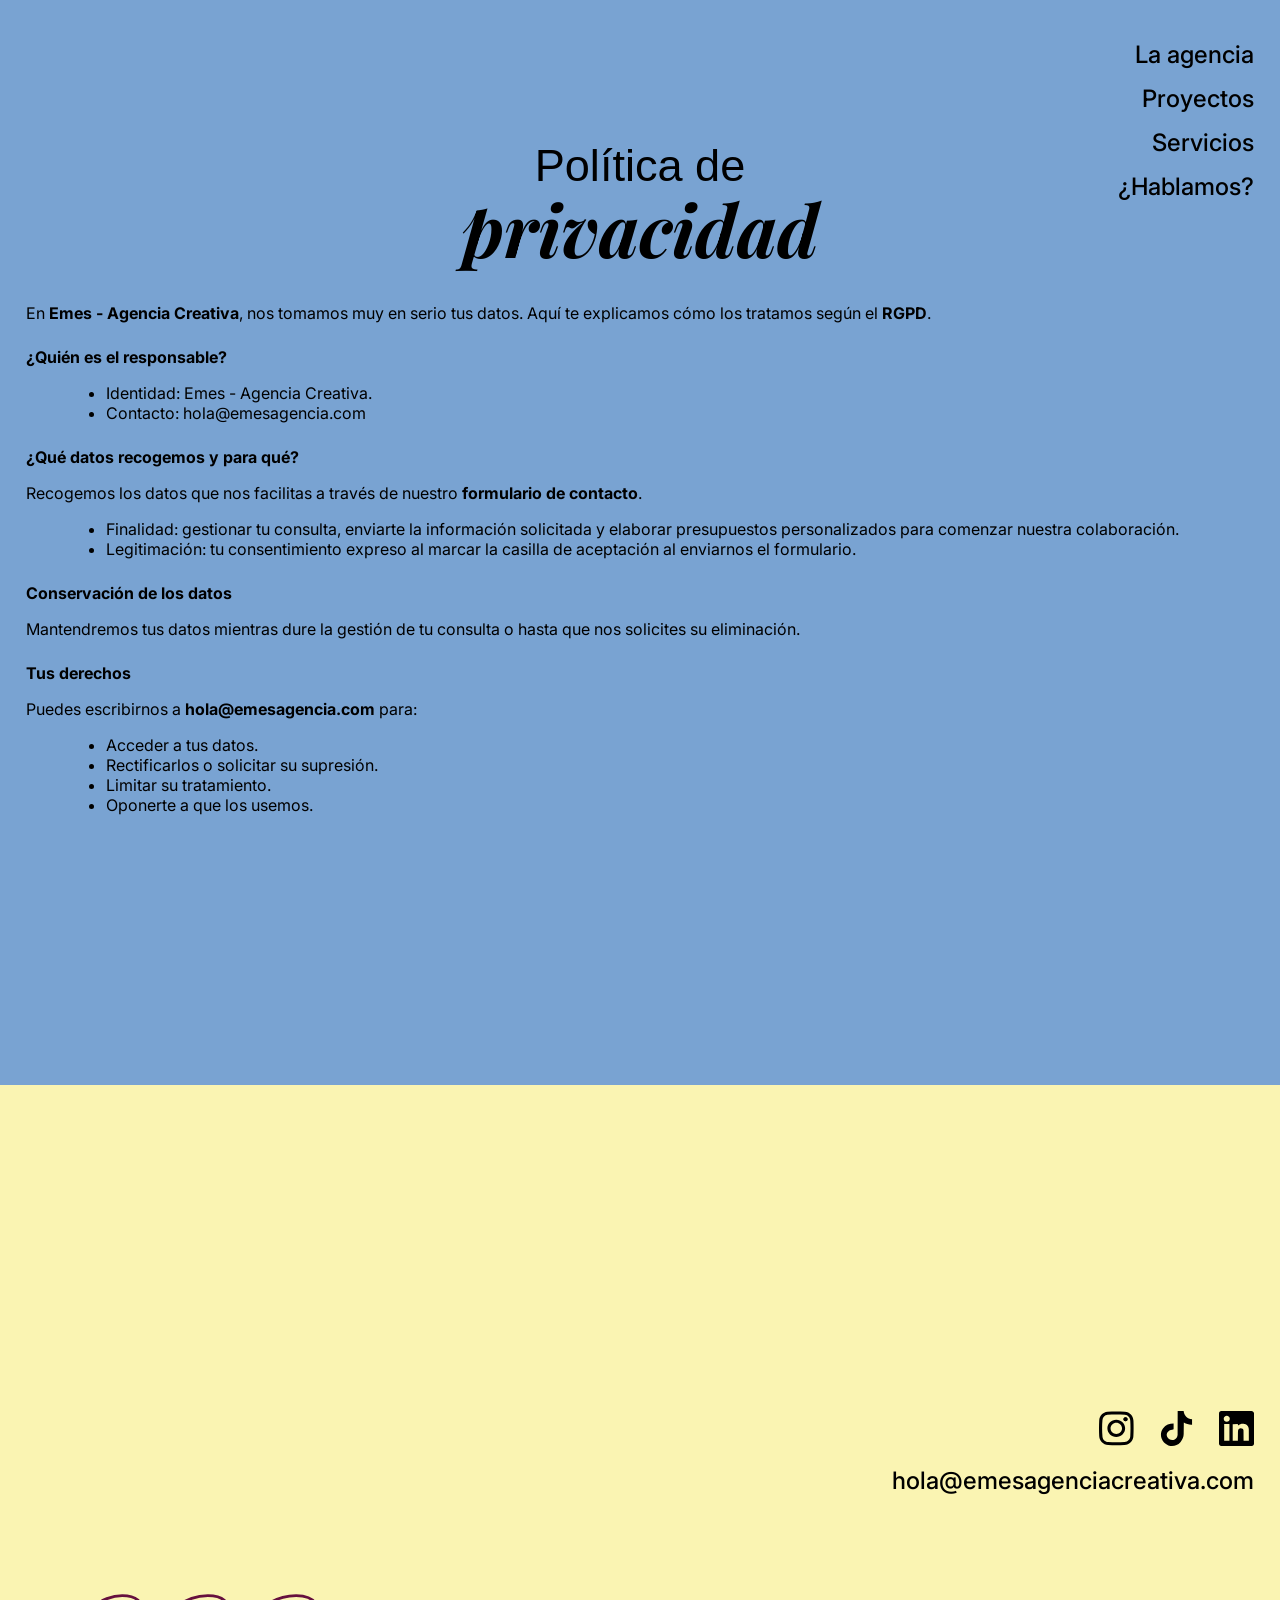
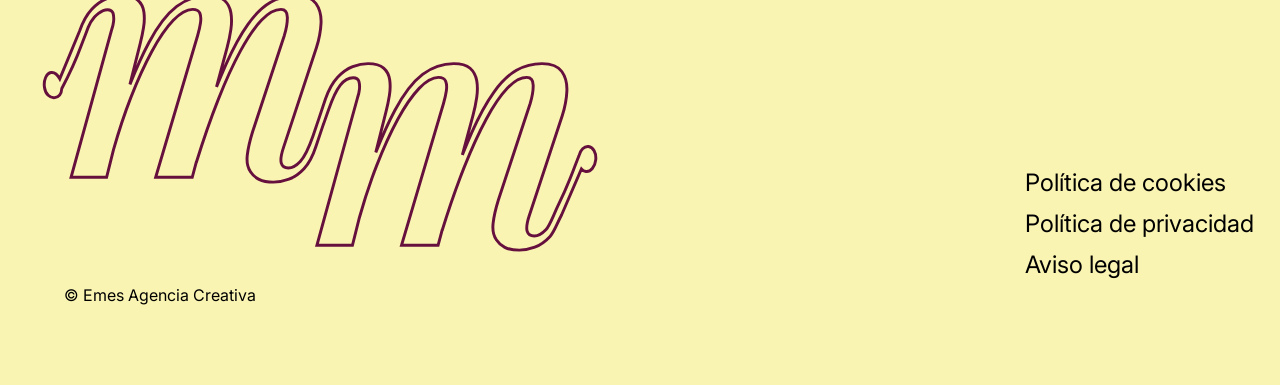
<file: uso de datos/politica privacidad/index.html>
<!DOCTYPE html>
<html lang="es">

<head>
    <meta charset="UTF-8">
    <meta name="viewport" content="width=device-width, initial-scale=1.0">
    <title>Emes Agencia Creativa - Política de privacidad</title>
    <link rel="preconnect" href="https://fonts.googleapis.com">
    <link rel="preconnect" href="https://fonts.gstatic.com" crossorigin>
    <link
        href="https://fonts.googleapis.com/css2?family=Inter:wght@100..900&family=Playfair+Display:ital,wght@0,400..900;1,400..900&display=swap"
        rel="stylesheet">
    <link href="https://api.fontshare.com/v2/css?f[]=excon@1,2&display=swap" rel="stylesheet">
    <link rel="stylesheet" href="../../estilo.css">
    <link rel="stylesheet" href="../estilos.css">
    <link rel="stylesheet" href="../../proyectos/estilo-proyectos.css">

</head>

<body>
    <header class="header">
        <nav class="nav-container" id="main-nav">
            <h1 class="header__logo">
                <a href="../../index.html" aria-label="Emes Agencia Creativa - inicio">
                    <img src="../../assets/logo-emes-morado.svg" alt="logo" class="logo-img">
                    <span class="visually-hidden">Emes Agencia Creativa</span>
                </a>
            </h1>

            <input type="checkbox" id="menu-toggle" class="menu-checkbox">

            <label for="menu-toggle" class="nav__burguer" aria-label="Abrir menú">
                <span></span>
                <span></span>
                <span></span>
            </label>

            <div class="header__menu">
                <ul class="header__menu_list">
                    <li><a href="../../la-agencia/index.html">La agencia</a></li>
                    <li><a href="../../proyectos/index.html">Proyectos</a></li>
                    <li><a href="../../servicios/index.html">Servicios</a></li>
                    <li><a href="../../contacto/index.html">¿Hablamos?</a></li>
                </ul>
            </div>

            <!-- OVERLAY MENÚ HAMBURGUESA -->
            <div class="menu__overlay">

                <div class="menu__overlay_header">
                    <?xml version="1.0" encoding="UTF-8"?>
                    <svg id="svg-emes-contorno" data-name="Capa 1" xmlns="http://www.w3.org/2000/svg"
                        viewBox="0 0 265.86 65.79" class="menu__overlay_emes-logo menu__overlay_logo--solid">
                        <defs>
                            <style>
                                .cls-1 {
                                    fill: none;
                                    stroke: #66103e;
                                    stroke-miterlimit: 10;
                                }
                            </style>
                        </defs>
                        <path class="cls-1"
                            d="M264.21,39.66v-.12c-1.44-3.66-4.04-8.09-7.8-13.31l-2.72-3.62c-3.07-4.04-5.23-7.33-6.48-9.89-.31-.64-.76-1.99-1.08-3.75-.47-2.64.33-3.66-.31-4.66-2.44-3.87-8.82-4.66-13.31-2.93-1.08.42-2.81,2.23-3.65,5.11-9.07,19.13-16.88,33.25-21.14,39.73-.57.88-4.19,6.26-9.12,8.18-3.12,1.22-6.31,1.16-6.31,1.16-2.65,0-5.12-.78-7.42-2.34-2.3-1.55-4.17-4.05-5.61-7.47-1.44-3.42-2.16-7.71-2.16-12.86,0-.56,0-1.08,0-1.58.02-2.17,1.78-3.91,3.95-3.91h24.89c2.31,0,4.13-1.98,3.94-4.29-1.15-14.44-8.42-21.65-21.8-21.65-6,0-11.17,1.35-15.52,4.02-2.99,1.84-4.83,3.84-5.28,4.34-3.45,3.78-4.09,6.99-6.69,13.21-.13.31-.27.63-.27.63-.21.44-.41.82-.57,1.12-1.55,3.23-3.14,6.47-4.76,9.72-2.65,5.35-5.31,10.6-7.99,15.76-.03.06-.06.12-.1.18-.56.94-5.39,8.9-8.7,8.9-1.01,0-1.55-.5-1.55-.5-.44-.41-.67-1.06-.67-1.96,0-.78.24-1.91.71-3.38l11.45-34.47c1.08-3.11,1.63-5.96,1.63-8.53,0-2.81-.78-5.03-2.34-6.66-1.55-1.63-3.97-2.46-7.24-2.46-5.23,0-9.84,1.87-13.85,5.61-4.01,3.74-7.97,10.24-11.86,19.52l2.1-7.47c.94-3.5,1.4-6.35,1.4-8.53,0-6.08-3.08-9.12-9.22-9.12-5.61,0-10.43,2.03-14.42,6.08-4.01,4.05-7.93,10.83-11.75,20.33l2.57-10.05c.71-2.65,1.06-4.98,1.06-7.02,0-2.81-.74-5.06-2.22-6.78-1.48-1.71-3.89-2.57-7.24-2.57-1.99,0-3.85.31-5.61.94-1.94.69-3.27,1.58-3.68,1.87-2.9,2.01-4.43,4.65-5.17,6.24-.51.98-.98,2.05-1.4,3.21l-3.15,8.88c-.6,1.59-2.21,5.92-4.39,11.75-2.46,6.56-3.72,9.89-5.74,12.84-.5.73-4.1,5.93-8.05,7.45-1.78.68-5.02,1.15-6.15,1.15h-.09c-2.65,0-5.12-.78-7.42-2.34-2.3-1.55-4.17-4.05-5.61-7.47-1.44-3.42-2.16-7.71-2.16-12.86,0-.56,0-1.08,0-1.58.02-2.17,1.78-3.91,3.95-3.91h24.89c2.31,0,4.13-1.98,3.94-4.29C49.77,8.82,42.51,1.61,29.13,1.61c-8.65,0-15.59,2.78-20.8,8.35C3.1,15.52.5,23.57.5,34.09s2.43,18.06,7.3,23.31c4.87,5.25,11.43,7.89,19.69,7.89,6,0,11-1.78,15.01-5.32,3.62-3.2,6.22-7.02,7.84-11.45.68-1.86,3.89-10.52,9.63-26l2.22-5.96c.57-1.32.95-2.22,1.52-3.55l.33-.73c.24-.55.31-.74.44-1.03,0,0,.26-.58.97-1.48.2-.25.36-.42.4-.47,1.66-1.83,2.95-2.16,3.8-2.16,1.4,0,2.1.82,2.1,2.46,0,.93-.2,2.06-.59,3.38l-12.84,45.45c-.71,2.52,1.18,5.03,3.8,5.03h8.19c1.8,0,3.38-1.22,3.83-2.96l2.28-8.83v.12c3.89-13.01,8.05-23.56,12.44-31.67,4.4-8.1,8.35-12.15,11.86-12.15,1.24,0,1.87.74,1.87,2.22,0,1.16-.31,2.77-.94,4.8l-12.77,43.42c-.74,2.53,1.15,5.07,3.79,5.07h8.43c1.77,0,3.33-1.18,3.8-2.89l2.24-7.99v.35c4.52-14.65,9.02-25.81,13.5-33.48,4.48-7.67,8.31-11.51,11.51-11.51,1.08,0,1.63.78,1.63,2.34,0,1.1-.31,2.65-.94,4.68l-10.52,31.55c-1.16,3.5-1.75,6.55-1.75,9.12,0,2.18.43,3.93,1.28,5.25,1.71,2.81,4.83,4.21,9.34,4.21.61,0,1.61,0,2.87-.21,0,0,2.89-.46,5.67-2,4.04-2.22,6.87-5.51,11.89-15.03,2.3-4.36,5.11-10.1,7.93-17.05-.04.68-.1,1.79-.1,3.18,0,4.59.01,15.44,7.3,23.31,4.87,5.25,11.43,7.89,19.69,7.89,6,0,11-1.78,15.01-5.32.89-.78,3.24-2.86,5.37-6.32,1.18-1.89,1.8-3.44,1.96-3.79,1.23-2.88,5.4-10.26,15.61-26.62,1.61-2.58,5.4-2.52,6.91.12,1.35,2.37,3.38,5.57,6.11,9.59,2.31,3.37,4.02,5.97,5.13,7.83,1.11,1.84,1.89,3.83,2.36,5.93.47,2.12.37,4.32-.31,6.64-.51,1.76-1.48,4.49-4.39,5.92-2.72,1.32-5.58.71-6.57.44-3.65-.97-5.91-3.18-6.98-4.34-2.45-2.65-3.51-5.57-3.98-7.57-.19-.8-.99-1.29-1.79-1.14-.01,0-.02,0-.03,0-.85.17-1.41,1-1.21,1.84.26,1.11.65,2.35,1.21,3.66,1.2,2.84,2.77,4.9,3.97,6.26.77.8,2.55,2.52,4.76,3.89,1.23.76,2.38,1.28,2.69,1.42,1.11.48,1.78.71,2.65.91,2.85.72,8.58,1.14,14.12,0,1.89-.39,5.5-.93,9.45-3.99,2.86-2.21,4.82-5.13,5.88-8.78,1.31-4.47,1.23-8.52-.22-12.16ZM177.42,20.76c.6-5.04,1.62-8.93,3.05-11.65h-.01c1.83-3.46,4.14-5.2,6.95-5.2s4.77,2.01,6.14,6.02c1.04,3.07,1.64,6.77,1.79,11.1.08,2.26-1.69,4.15-3.95,4.15h-10.05c-2.36,0-4.21-2.07-3.93-4.42ZM18.39,20.89c.6-5.04,1.62-8.93,3.05-11.65h-.01c1.83-3.46,4.14-5.2,6.95-5.2s4.77,2.01,6.14,6.02c1.04,3.07,1.64,6.77,1.79,11.1.08,2.26-1.69,4.15-3.95,4.15h-10.05c-2.36,0-4.21-2.07-3.93-4.42Z" />
                    </svg>
                </div>

                <nav class="menu__overlay_nav">
                    <ul class="menu__overlay_nav_list">
                        <li><a href="../../la-agencia/index.html">La agencia</a></li>
                        <li><a href="../../proyectos/index.html">Proyectos</a></li>
                        <li><a href="../../servicios/index.html">Servicios</a></li>
                        <li><a href="../../contacto/index.html">¿Hablamos?</a></li>
                    </ul>
                </nav>

                <div class="menu__overlay_footer">
                    <?xml version="1.0" encoding="UTF-8"?>
                    <svg id="svg-mm-contorno" data-name="Capa 1" xmlns="http://www.w3.org/2000/svg"
                        viewBox="0 0 200.99 90.3" class="logo-mm-contorno__footer">
                        <defs>
                            <style>
                                .cls-1 {
                                    fill: none;
                                    stroke: #66103e;
                                    stroke-miterlimit: 10;
                                }
                            </style>
                        </defs>
                        <path class="cls-1"
                            d="M192.12,53.21c-1.42-.15-2.76,1.22-3.22,3.16-1.03,2.36-2.73,7.93-6.84,16.38-2.03,4.17-3.01,7.31-4.39,8.79-1.39,1.48-2.73,2.23-4.04,2.23s-2.12-.55-2.43-1.64c-.31-1.09-.08-2.81.69-5.16l11.32-34.35c.92-2.89,1.44-5.67,1.56-8.32.12-2.66-.46-4.88-1.73-6.68-1.27-1.8-3.52-2.7-6.76-2.7s-6.07.76-8.72,2.29c-2.66,1.52-5.24,4.03-7.74,7.5-2.5,3.48-5.03,8.09-7.57,13.83-1.02,2.31-2.08,4.84-3.16,7.58l3.63-13.5c.54-2.03.96-4.08,1.27-6.15.31-2.07.31-3.99,0-5.74-.31-1.76-1.06-3.16-2.25-4.22-1.2-1.06-3.06-1.58-5.6-1.58-3.85,0-7.39,1.23-10.63,3.69-3.24,2.46-6.4,6.56-9.48,12.31-2.08,3.87-4.24,8.66-6.49,14.32l3.49-13.91c.46-1.8.85-3.63,1.15-5.51.31-1.88.35-3.65.12-5.33-.23-1.68-.92-3.03-2.08-4.05-1.15-1.01-2.93-1.52-5.31-1.52-1.69,0-3.45.35-5.26,1.05-1.81.7-3.52,1.92-5.14,3.63-1.62,1.72-3,4.18-4.16,7.38l-2.58,7.74h-.01l-1.62,4.81c-1.54,4.38-3.01,7.31-4.39,8.79-1.39,1.48-2.73,2.23-4.04,2.23s-2.12-.55-2.43-1.64c-.31-1.09-.08-2.81.69-5.16l11.32-34.35c.92-2.89,1.44-5.67,1.56-8.32.12-2.66-.46-4.88-1.73-6.68-1.27-1.8-3.52-2.7-6.76-2.7s-6.07.76-8.72,2.29c-2.66,1.52-5.24,4.03-7.74,7.5-2.5,3.48-5.03,8.09-7.57,13.83-1.02,2.31-2.08,4.84-3.16,7.58l3.63-13.5c.54-2.03.96-4.08,1.27-6.15.31-2.07.31-3.99,0-5.74-.31-1.76-1.06-3.16-2.25-4.22-1.2-1.06-3.06-1.58-5.6-1.58-3.85,0-7.39,1.23-10.63,3.69-3.24,2.46-6.4,6.56-9.48,12.31-2.08,3.87-4.24,8.66-6.49,14.32l3.49-13.91c.46-1.8.85-3.63,1.15-5.51.31-1.88.35-3.65.12-5.33-.23-1.68-.92-3.03-2.08-4.05-1.15-1.01-2.93-1.52-5.31-1.52-1.69,0-3.45.35-5.26,1.05-1.81.7-3.52,1.92-5.14,3.63-1.62,1.72-3,4.18-4.16,7.38l-6.76,16.34c-.69-1.26-1.85-2.3-2.96-2.14-1.63.23-2.61,2.62-2.28,5,.33,2.38,1.92,3.79,3.55,3.55,1.32-.19,2.25-1.3,2.38-3.11,4.91-9.22,6.19-13.57,7.1-15.9.84-2.15,1.16-2.99,1.9-4.96.3-.8.98-2.17,2.15-3.53,0,0,2.2-2.52,4.39-2.52,1.08,0,1.73.41,1.96,1.23.23.82.29,1.76.17,2.81-.12,1.06-.33,1.98-.64,2.76l-13.87,50.41h12.13l2.36-9.4c1.79-6.35,3.75-12.29,5.9-17.79,2.35-6.02,4.76-11.29,7.22-15.82,2.46-4.53,4.89-8.05,7.28-10.55,2.39-2.5,4.58-3.75,6.59-3.75,1.31,0,2.14.43,2.48,1.29.35.86.42,1.95.23,3.28-.19,1.33-.52,2.77-.98,4.34l-14.33,48.41h12.48l1.43-5.32-.04.28c2.46-7.97,4.97-15.16,7.51-21.57,2.54-6.41,5.06-11.92,7.57-16.53,2.5-4.61,4.91-8.13,7.22-10.55,2.31-2.42,4.51-3.63,6.59-3.63,1.46,0,2.2.92,2.2,2.75s-.35,3.89-1.04,6.15l-10.86,32.94c-.92,2.97-1.52,5.61-1.79,7.91-.27,2.31.1,4.2,1.1,5.69.69,1.1,1.66,1.95,2.89,2.58,1.23.62,2.89.94,4.97.94,1.69,0,3.45-.33,5.26-1s3.52-1.85,5.14-3.58c1.62-1.72,2.96-4.22,4.04-7.5l2.57-7.62h.02l1.73-4.92c1.39-3.99,2.73-6.82,4.04-8.5,1.31-1.68,2.77-2.52,4.39-2.52,1.08,0,1.73.41,1.96,1.23.23.82.29,1.76.17,2.81-.12,1.06-.33,1.98-.64,2.76l-13.87,50.41h12.13l2.36-9.4c1.79-6.35,3.75-12.29,5.9-17.79,2.35-6.02,4.76-11.29,7.22-15.82,2.46-4.53,4.89-8.05,7.28-10.55,2.39-2.5,4.58-3.75,6.59-3.75,1.31,0,2.14.43,2.48,1.29.35.86.42,1.95.23,3.28-.19,1.33-.52,2.77-.98,4.34l-14.33,48.41h12.48l1.43-5.32-.04.28c2.46-7.97,4.97-15.16,7.51-21.57,2.54-6.41,5.06-11.92,7.57-16.53,2.5-4.61,4.91-8.13,7.22-10.55,2.31-2.42,4.51-3.63,6.59-3.63,1.46,0,2.2.92,2.2,2.75s-.35,3.89-1.04,6.15l-10.86,32.94c-.92,2.97-1.52,5.61-1.79,7.91-.27,2.31.1,4.2,1.1,5.69.69,1.1,1.66,1.95,2.89,2.58,1.23.62,2.89.94,4.97.94,1.69,0,3.45-.33,5.26-1s3.52-1.85,5.14-3.58c1.62-1.72,2.35-4.35,4.04-7.5l6.74-15.61c.42.49.94.81,1.53.87,1.62.17,3.12-1.61,3.36-3.98.24-2.36-.88-4.41-2.5-4.58Z" />
                    </svg>

                    <div class="footer__items">
                        <div class="footer__social-icons">
                            <a href="#" aria-label="Instagram">
                                <svg width="44" height="43" viewBox="0 0 44 43" fill="none"
                                    xmlns="http://www.w3.org/2000/svg">
                                    <path
                                        d="M31.9839 42.2702C24.9396 42.6569 18.2015 42.6569 11.4635 42.2702C5.20669 41.8835 0.612551 37.4577 0.262522 31.3562C-0.0875074 24.6961 -0.0875074 18.1649 0.262522 11.4618C0.525044 5.66109 4.8129 0.891594 10.6759 0.418942C18.0703 -0.139647 25.1584 -0.139647 32.5527 0.418942C38.6345 0.848626 43.0536 5.70406 43.3162 11.6767C43.5787 18.3368 43.5787 24.6961 43.2286 31.3562C42.9224 37.3288 38.4157 42.0124 32.0277 42.3131L31.9839 42.2702ZM32.1152 38.403C36.4906 38.1452 39.1158 34.7507 39.3345 30.8406C39.6846 24.3953 39.6846 18.1219 39.3345 11.6337C39.1158 7.80951 36.5343 4.58688 32.509 4.24313C25.1584 3.64157 17.9828 3.5986 10.6759 4.2861C7.26311 4.62985 4.68165 7.29389 4.37537 10.6884C3.71906 17.7352 3.76282 24.6961 4.37537 31.7429C4.68165 35.4382 7.6569 38.1452 11.4197 38.403C18.289 38.8327 25.0709 38.8757 32.1589 38.403H32.1152Z"
                                        fill="black" />
                                    <path
                                        d="M35.9217 9.91453C35.9217 8.49657 34.7404 7.37939 33.3403 7.37939C31.9401 7.37939 30.7588 8.49657 30.7588 9.91453C30.7588 11.3325 31.9401 12.4497 33.3403 12.4497C34.7404 12.4497 35.9217 11.3325 35.9217 9.91453Z"
                                        fill="black" />
                                    <path
                                        d="M32.8593 21.3017C32.8593 27.3172 27.8714 32.2156 21.7021 32.2156C15.5328 32.2156 10.5449 27.3172 10.5449 21.3017C10.5449 15.2861 15.5328 10.3877 21.7021 10.3877C27.8714 10.3877 32.8593 15.2861 32.8593 21.3017ZM28.9652 21.2587C28.9652 17.3486 25.7275 14.1689 21.7459 14.1689C17.7643 14.1689 14.5265 17.3486 14.5265 21.2587C14.5265 25.1688 17.7643 28.3485 21.7459 28.3485C25.7275 28.3485 28.9652 25.1688 28.9652 21.2587Z"
                                        fill="black" />
                                    <path
                                        d="M33.3403 12.4497C34.766 12.4497 35.9217 11.3146 35.9217 9.91453C35.9217 8.51441 34.766 7.37939 33.3403 7.37939C31.9146 7.37939 30.7588 8.51441 30.7588 9.91453C30.7588 11.3146 31.9146 12.4497 33.3403 12.4497Z"
                                        fill="black" />
                                </svg>
                            </a>

                            <a href="#" aria-label="TikTok">
                                <svg width="40" height="45" viewBox="0 0 40 45" fill="none"
                                    xmlns="http://www.w3.org/2000/svg">
                                    <path
                                        d="M9.56337 44.2223C5.0396 42.7078 2.05306 38.9866 0.867215 35.4817C-0.757829 30.7219 -0.0990411 25.8757 2.84361 22.1111C6.04977 18.0005 10.9688 16.2264 16.2832 16.1831V23.5823C13.7797 24.2747 11.2763 24.7074 9.47555 26.2218C6.22546 28.9911 7.05993 33.7941 10.3539 36.0442C12.5499 37.5154 15.1852 37.9481 17.6447 36.7365C19.4893 35.8278 21.4218 33.1451 21.4218 30.4623L21.5096 0H29.1518C29.8984 5.92804 33.7633 10.3416 40 10.4714V17.7408C36.135 18.0437 33.0167 16.7456 29.4153 14.885L29.2396 29.7267C29.2396 33.5778 27.5267 37.2558 25.0233 40.0683C21.2022 44.3521 15.273 46.1262 9.56337 44.2656V44.2223Z"
                                        fill="black" />
                                </svg>
                            </a>

                            <a href="#" aria-label="LinkedIn">
                                <svg width="43" height="43" viewBox="0 0 43 43" fill="none"
                                    xmlns="http://www.w3.org/2000/svg">
                                    <path
                                        d="M40.223 42.9566H2.73362C1.30174 42.9566 0 41.5247 0 40.1362V3.25429C0 1.34511 1.04141 0.347124 2.95059 0H39.8759C41.3945 0 43 1.30172 43 2.82038V40.1362C43 41.3946 41.8719 43 40.2664 43L40.223 42.9566ZM13.2775 9.5893C13.2775 7.54995 11.5853 5.85772 9.54596 5.85772C7.50661 5.85772 5.81438 7.50656 5.81438 9.5893C5.81438 11.672 7.50661 13.3209 9.54596 13.3209C11.5853 13.3209 13.2775 11.672 13.2775 9.5893ZM23.3007 24.776C23.3007 22.6932 25.0363 21.4349 26.5984 21.3047C28.0737 21.218 30.113 22.2593 30.113 24.0817L30.1998 36.6216H36.665L36.6216 22.6499C36.6216 18.7447 33.888 15.9243 30.0696 15.5772C27.553 15.3602 25.3401 16.1847 23.6044 17.8769L22.9536 16.0545L16.8355 16.1413V36.665H23.1706L23.3007 24.776ZM12.8002 16.0545H6.37841V36.665H12.8002V16.0545Z"
                                        fill="black" />
                                </svg>
                            </a>
                        </div>

                        <p class="footer__copyright">© Emes Agencia Creativa</p>
                    </div>
                </div>
            </div>
        </nav>
    </header>

    <main>
        <h2 class="h2__header h2__header_display">
            <span class="titulo1-excon ">Política de</span>
            <span class="titulo2-playfair">privacidad</span>
        </h2>

        <article class="padding-movil padding-desktop">
            <div class="article__space_p">
                <div>
                    <p>En <span class="bold">Emes - Agencia Creativa</span>, nos tomamos muy en serio tus datos. Aquí te explicamos cómo los tratamos según el <span class="bold">RGPD</span>.</p>
                </div>
                <div>
                    <p class="bold">¿Quién es el responsable?</p>
                    <ul>
                        <li>Identidad: Emes - Agencia Creativa.</li>
                        <li>Contacto: hola@emesagencia.com</li>
                    </ul>
                </div>

                <div>
                    <p class="bold">¿Qué datos recogemos y para qué?</p>
                    <p>Recogemos los datos que nos facilitas a través de nuestro <span class="bold">formulario de contacto</span>.</p>
                    <ul>
                        <li>Finalidad: gestionar tu consulta, enviarte la información solicitada y elaborar presupuestos personalizados para
                            comenzar nuestra colaboración.</li>
                        <li>Legitimación: tu consentimiento expreso al marcar la casilla de aceptación al enviarnos el formulario.</li>
                    </ul>
                </div>

                <div>
                    <p class="bold">Conservación de los datos</p>
                    <p>Mantendremos tus datos mientras dure la gestión de tu consulta o hasta que nos solicites su eliminación.</p>
                </div>

                <div>
                    <p class="bold">Tus derechos</p>
                    <p>Puedes escribirnos a <span class="bold">hola@emesagencia.com</span> para:</p>
                    <ul>
                        <li>Acceder a tus datos.</li>
                        <li>Rectificarlos o solicitar su supresión.</li>
                        <li>Limitar su tratamiento.</li>
                        <li>Oponerte a que los usemos.</li>
                    </ul>
                </div>
            </div>
        </article>
    </main>



    <!-- FOOTER MÓVIL -->
    <footer class="footer-mobile">
        <div class="footer-mobile__top">
            <a href="mailto:hola@emesagenciacreativa.com" class="footer-mobile__email">hola@emesagenciacreativa.com</a>

            <!-- nav semántico para los links legales, usamos nav porque es un grupo de enlaces de navegación pero se diferencia del nav principal del header con aria label-->
            <nav class="footer-mobile__legal" aria-label="Enlaces legales">
                <a href="#">Política de cookies</a>
                <a href="#">Política de privacidad</a>
                <a href="#">Aviso legal</a>
            </nav>
        </div>
        <div class="footer-mobile__bottom">
            <!-- SVG de logo-mm-contorno -->
            <?xml version="1.0" encoding="UTF-8"?>
            <svg id="svg-mm-contorno" data-name="Capa 1" xmlns="http://www.w3.org/2000/svg" viewBox="0 0 200.99 90.3"
                class="logo-mm-contorno__footer">
                <defs>
                    <style>
                        .cls-1 {
                            fill: none;
                            stroke: #66103e;
                            stroke-miterlimit: 10;
                        }
                    </style>
                </defs>
                <path class="cls-1"
                    d="M192.12,53.21c-1.42-.15-2.76,1.22-3.22,3.16-1.03,2.36-2.73,7.93-6.84,16.38-2.03,4.17-3.01,7.31-4.39,8.79-1.39,1.48-2.73,2.23-4.04,2.23s-2.12-.55-2.43-1.64c-.31-1.09-.08-2.81.69-5.16l11.32-34.35c.92-2.89,1.44-5.67,1.56-8.32.12-2.66-.46-4.88-1.73-6.68-1.27-1.8-3.52-2.7-6.76-2.7s-6.07.76-8.72,2.29c-2.66,1.52-5.24,4.03-7.74,7.5-2.5,3.48-5.03,8.09-7.57,13.83-1.02,2.31-2.08,4.84-3.16,7.58l3.63-13.5c.54-2.03.96-4.08,1.27-6.15.31-2.07.31-3.99,0-5.74-.31-1.76-1.06-3.16-2.25-4.22-1.2-1.06-3.06-1.58-5.6-1.58-3.85,0-7.39,1.23-10.63,3.69-3.24,2.46-6.4,6.56-9.48,12.31-2.08,3.87-4.24,8.66-6.49,14.32l3.49-13.91c.46-1.8.85-3.63,1.15-5.51.31-1.88.35-3.65.12-5.33-.23-1.68-.92-3.03-2.08-4.05-1.15-1.01-2.93-1.52-5.31-1.52-1.69,0-3.45.35-5.26,1.05-1.81.7-3.52,1.92-5.14,3.63-1.62,1.72-3,4.18-4.16,7.38l-2.58,7.74h-.01l-1.62,4.81c-1.54,4.38-3.01,7.31-4.39,8.79-1.39,1.48-2.73,2.23-4.04,2.23s-2.12-.55-2.43-1.64c-.31-1.09-.08-2.81.69-5.16l11.32-34.35c.92-2.89,1.44-5.67,1.56-8.32.12-2.66-.46-4.88-1.73-6.68-1.27-1.8-3.52-2.7-6.76-2.7s-6.07.76-8.72,2.29c-2.66,1.52-5.24,4.03-7.74,7.5-2.5,3.48-5.03,8.09-7.57,13.83-1.02,2.31-2.08,4.84-3.16,7.58l3.63-13.5c.54-2.03.96-4.08,1.27-6.15.31-2.07.31-3.99,0-5.74-.31-1.76-1.06-3.16-2.25-4.22-1.2-1.06-3.06-1.58-5.6-1.58-3.85,0-7.39,1.23-10.63,3.69-3.24,2.46-6.4,6.56-9.48,12.31-2.08,3.87-4.24,8.66-6.49,14.32l3.49-13.91c.46-1.8.85-3.63,1.15-5.51.31-1.88.35-3.65.12-5.33-.23-1.68-.92-3.03-2.08-4.05-1.15-1.01-2.93-1.52-5.31-1.52-1.69,0-3.45.35-5.26,1.05-1.81.7-3.52,1.92-5.14,3.63-1.62,1.72-3,4.18-4.16,7.38l-6.76,16.34c-.69-1.26-1.85-2.3-2.96-2.14-1.63.23-2.61,2.62-2.28,5,.33,2.38,1.92,3.79,3.55,3.55,1.32-.19,2.25-1.3,2.38-3.11,4.91-9.22,6.19-13.57,7.1-15.9.84-2.15,1.16-2.99,1.9-4.96.3-.8.98-2.17,2.15-3.53,0,0,2.2-2.52,4.39-2.52,1.08,0,1.73.41,1.96,1.23.23.82.29,1.76.17,2.81-.12,1.06-.33,1.98-.64,2.76l-13.87,50.41h12.13l2.36-9.4c1.79-6.35,3.75-12.29,5.9-17.79,2.35-6.02,4.76-11.29,7.22-15.82,2.46-4.53,4.89-8.05,7.28-10.55,2.39-2.5,4.58-3.75,6.59-3.75,1.31,0,2.14.43,2.48,1.29.35.86.42,1.95.23,3.28-.19,1.33-.52,2.77-.98,4.34l-14.33,48.41h12.48l1.43-5.32-.04.28c2.46-7.97,4.97-15.16,7.51-21.57,2.54-6.41,5.06-11.92,7.57-16.53,2.5-4.61,4.91-8.13,7.22-10.55,2.31-2.42,4.51-3.63,6.59-3.63,1.46,0,2.2.92,2.2,2.75s-.35,3.89-1.04,6.15l-10.86,32.94c-.92,2.97-1.52,5.61-1.79,7.91-.27,2.31.1,4.2,1.1,5.69.69,1.1,1.66,1.95,2.89,2.58,1.23.62,2.89.94,4.97.94,1.69,0,3.45-.33,5.26-1s3.52-1.85,5.14-3.58c1.62-1.72,2.96-4.22,4.04-7.5l2.57-7.62h.02l1.73-4.92c1.39-3.99,2.73-6.82,4.04-8.5,1.31-1.68,2.77-2.52,4.39-2.52,1.08,0,1.73.41,1.96,1.23.23.82.29,1.76.17,2.81-.12,1.06-.33,1.98-.64,2.76l-13.87,50.41h12.13l2.36-9.4c1.79-6.35,3.75-12.29,5.9-17.79,2.35-6.02,4.76-11.29,7.22-15.82,2.46-4.53,4.89-8.05,7.28-10.55,2.39-2.5,4.58-3.75,6.59-3.75,1.31,0,2.14.43,2.48,1.29.35.86.42,1.95.23,3.28-.19,1.33-.52,2.77-.98,4.34l-14.33,48.41h12.48l1.43-5.32-.04.28c2.46-7.97,4.97-15.16,7.51-21.57,2.54-6.41,5.06-11.92,7.57-16.53,2.5-4.61,4.91-8.13,7.22-10.55,2.31-2.42,4.51-3.63,6.59-3.63,1.46,0,2.2.92,2.2,2.75s-.35,3.89-1.04,6.15l-10.86,32.94c-.92,2.97-1.52,5.61-1.79,7.91-.27,2.31.1,4.2,1.1,5.69.69,1.1,1.66,1.95,2.89,2.58,1.23.62,2.89.94,4.97.94,1.69,0,3.45-.33,5.26-1s3.52-1.85,5.14-3.58c1.62-1.72,2.35-4.35,4.04-7.5l6.74-15.61c.42.49.94.81,1.53.87,1.62.17,3.12-1.61,3.36-3.98.24-2.36-.88-4.41-2.5-4.58Z" />
            </svg>

            <div class="footer__social-icons">
                <a href="#" aria-label="Instagram">
                    <!-- SVG de instagram -->
                    <svg width="44" height="43" viewBox="0 0 44 43" fill="none" xmlns="http://www.w3.org/2000/svg">
                        <path
                            d="M31.9839 42.2702C24.9396 42.6569 18.2015 42.6569 11.4635 42.2702C5.20669 41.8835 0.612551 37.4577 0.262522 31.3562C-0.0875074 24.6961 -0.0875074 18.1649 0.262522 11.4618C0.525044 5.66109 4.8129 0.891594 10.6759 0.418942C18.0703 -0.139647 25.1584 -0.139647 32.5527 0.418942C38.6345 0.848626 43.0536 5.70406 43.3162 11.6767C43.5787 18.3368 43.5787 24.6961 43.2286 31.3562C42.9224 37.3288 38.4157 42.0124 32.0277 42.3131L31.9839 42.2702ZM32.1152 38.403C36.4906 38.1452 39.1158 34.7507 39.3345 30.8406C39.6846 24.3953 39.6846 18.1219 39.3345 11.6337C39.1158 7.80951 36.5343 4.58688 32.509 4.24313C25.1584 3.64157 17.9828 3.5986 10.6759 4.2861C7.26311 4.62985 4.68165 7.29389 4.37537 10.6884C3.71906 17.7352 3.76282 24.6961 4.37537 31.7429C4.68165 35.4382 7.6569 38.1452 11.4197 38.403C18.289 38.8327 25.0709 38.8757 32.1589 38.403H32.1152Z"
                            fill="black" />
                        <path
                            d="M35.9217 9.91453C35.9217 8.49657 34.7404 7.37939 33.3403 7.37939C31.9401 7.37939 30.7588 8.49657 30.7588 9.91453C30.7588 11.3325 31.9401 12.4497 33.3403 12.4497C34.7404 12.4497 35.9217 11.3325 35.9217 9.91453Z"
                            fill="black" />
                        <path
                            d="M32.8593 21.3017C32.8593 27.3172 27.8714 32.2156 21.7021 32.2156C15.5328 32.2156 10.5449 27.3172 10.5449 21.3017C10.5449 15.2861 15.5328 10.3877 21.7021 10.3877C27.8714 10.3877 32.8593 15.2861 32.8593 21.3017ZM28.9652 21.2587C28.9652 17.3486 25.7275 14.1689 21.7459 14.1689C17.7643 14.1689 14.5265 17.3486 14.5265 21.2587C14.5265 25.1688 17.7643 28.3485 21.7459 28.3485C25.7275 28.3485 28.9652 25.1688 28.9652 21.2587Z"
                            fill="black" />
                        <path
                            d="M33.3403 12.4497C34.766 12.4497 35.9217 11.3146 35.9217 9.91453C35.9217 8.51441 34.766 7.37939 33.3403 7.37939C31.9146 7.37939 30.7588 8.51441 30.7588 9.91453C30.7588 11.3146 31.9146 12.4497 33.3403 12.4497Z"
                            fill="black" />
                    </svg>
                </a>

                <a href="#" aria-label="TikTok">
                    <!-- SVG TikTok -->
                    <svg width="40" height="45" viewBox="0 0 40 45" fill="none" xmlns="http://www.w3.org/2000/svg">
                        <path
                            d="M9.56337 44.2223C5.0396 42.7078 2.05306 38.9866 0.867215 35.4817C-0.757829 30.7219 -0.0990411 25.8757 2.84361 22.1111C6.04977 18.0005 10.9688 16.2264 16.2832 16.1831V23.5823C13.7797 24.2747 11.2763 24.7074 9.47555 26.2218C6.22546 28.9911 7.05993 33.7941 10.3539 36.0442C12.5499 37.5154 15.1852 37.9481 17.6447 36.7365C19.4893 35.8278 21.4218 33.1451 21.4218 30.4623L21.5096 0H29.1518C29.8984 5.92804 33.7633 10.3416 40 10.4714V17.7408C36.135 18.0437 33.0167 16.7456 29.4153 14.885L29.2396 29.7267C29.2396 33.5778 27.5267 37.2558 25.0233 40.0683C21.2022 44.3521 15.273 46.1262 9.56337 44.2656V44.2223Z"
                            fill="black" />
                    </svg>
                </a>

                <a href="#" aria-label="LinkedIn">
                    <!-- SVG Linkedin -->
                    <svg width="43" height="43" viewBox="0 0 43 43" fill="none" xmlns="http://www.w3.org/2000/svg">
                        <path
                            d="M40.223 42.9566H2.73362C1.30174 42.9566 0 41.5247 0 40.1362V3.25429C0 1.34511 1.04141 0.347124 2.95059 0H39.8759C41.3945 0 43 1.30172 43 2.82038V40.1362C43 41.3946 41.8719 43 40.2664 43L40.223 42.9566ZM13.2775 9.5893C13.2775 7.54995 11.5853 5.85772 9.54596 5.85772C7.50661 5.85772 5.81438 7.50656 5.81438 9.5893C5.81438 11.672 7.50661 13.3209 9.54596 13.3209C11.5853 13.3209 13.2775 11.672 13.2775 9.5893ZM23.3007 24.776C23.3007 22.6932 25.0363 21.4349 26.5984 21.3047C28.0737 21.218 30.113 22.2593 30.113 24.0817L30.1998 36.6216H36.665L36.6216 22.6499C36.6216 18.7447 33.888 15.9243 30.0696 15.5772C27.553 15.3602 25.3401 16.1847 23.6044 17.8769L22.9536 16.0545L16.8355 16.1413V36.665H23.1706L23.3007 24.776ZM12.8002 16.0545H6.37841V36.665H12.8002V16.0545Z"
                            fill="black" />
                    </svg>
                </a>
            </div>
            <p class="footer__copyright">© Emes Agencia Creativa</p>
        </div>
    </footer>
    <!-- FOOTER MÓVIL -->



    <!-- FOOTER DESKTOP -->
    <footer class="footer-desktop">
        <!-- hacemos dos columnas para facilitar el diseño -->
        <div class="footer-desktop__left">
            <div class="footer-desktop__brand-group">
                <!-- aria-hidden="true" porque es decorativo — el copyright ya identifica la marca, no hace falta que el lector de pantalla lo lea dos veces  -->

                <!-- SVG de logo-mm-contorno -->
                <?xml version="1.0" encoding="UTF-8"?>
                <svg id="Capa_1" data-name="Capa 1" xmlns="http://www.w3.org/2000/svg" viewBox="0 0 200.99 90.3"
                    class="footer-desktop__logo">
                    <defs>
                        <style>
                            .cls-1 {
                                fill: none;
                                stroke: #66103e;
                                stroke-miterlimit: 10;
                            }
                        </style>
                    </defs>
                    <path class="cls-1"
                        d="M192.12,53.21c-1.42-.15-2.76,1.22-3.22,3.16-1.03,2.36-2.73,7.93-6.84,16.38-2.03,4.17-3.01,7.31-4.39,8.79-1.39,1.48-2.73,2.23-4.04,2.23s-2.12-.55-2.43-1.64c-.31-1.09-.08-2.81.69-5.16l11.32-34.35c.92-2.89,1.44-5.67,1.56-8.32.12-2.66-.46-4.88-1.73-6.68-1.27-1.8-3.52-2.7-6.76-2.7s-6.07.76-8.72,2.29c-2.66,1.52-5.24,4.03-7.74,7.5-2.5,3.48-5.03,8.09-7.57,13.83-1.02,2.31-2.08,4.84-3.16,7.58l3.63-13.5c.54-2.03.96-4.08,1.27-6.15.31-2.07.31-3.99,0-5.74-.31-1.76-1.06-3.16-2.25-4.22-1.2-1.06-3.06-1.58-5.6-1.58-3.85,0-7.39,1.23-10.63,3.69-3.24,2.46-6.4,6.56-9.48,12.31-2.08,3.87-4.24,8.66-6.49,14.32l3.49-13.91c.46-1.8.85-3.63,1.15-5.51.31-1.88.35-3.65.12-5.33-.23-1.68-.92-3.03-2.08-4.05-1.15-1.01-2.93-1.52-5.31-1.52-1.69,0-3.45.35-5.26,1.05-1.81.7-3.52,1.92-5.14,3.63-1.62,1.72-3,4.18-4.16,7.38l-2.58,7.74h-.01l-1.62,4.81c-1.54,4.38-3.01,7.31-4.39,8.79-1.39,1.48-2.73,2.23-4.04,2.23s-2.12-.55-2.43-1.64c-.31-1.09-.08-2.81.69-5.16l11.32-34.35c.92-2.89,1.44-5.67,1.56-8.32.12-2.66-.46-4.88-1.73-6.68-1.27-1.8-3.52-2.7-6.76-2.7s-6.07.76-8.72,2.29c-2.66,1.52-5.24,4.03-7.74,7.5-2.5,3.48-5.03,8.09-7.57,13.83-1.02,2.31-2.08,4.84-3.16,7.58l3.63-13.5c.54-2.03.96-4.08,1.27-6.15.31-2.07.31-3.99,0-5.74-.31-1.76-1.06-3.16-2.25-4.22-1.2-1.06-3.06-1.58-5.6-1.58-3.85,0-7.39,1.23-10.63,3.69-3.24,2.46-6.4,6.56-9.48,12.31-2.08,3.87-4.24,8.66-6.49,14.32l3.49-13.91c.46-1.8.85-3.63,1.15-5.51.31-1.88.35-3.65.12-5.33-.23-1.68-.92-3.03-2.08-4.05-1.15-1.01-2.93-1.52-5.31-1.52-1.69,0-3.45.35-5.26,1.05-1.81.7-3.52,1.92-5.14,3.63-1.62,1.72-3,4.18-4.16,7.38l-6.76,16.34c-.69-1.26-1.85-2.3-2.96-2.14-1.63.23-2.61,2.62-2.28,5,.33,2.38,1.92,3.79,3.55,3.55,1.32-.19,2.25-1.3,2.38-3.11,4.91-9.22,6.19-13.57,7.1-15.9.84-2.15,1.16-2.99,1.9-4.96.3-.8.98-2.17,2.15-3.53,0,0,2.2-2.52,4.39-2.52,1.08,0,1.73.41,1.96,1.23.23.82.29,1.76.17,2.81-.12,1.06-.33,1.98-.64,2.76l-13.87,50.41h12.13l2.36-9.4c1.79-6.35,3.75-12.29,5.9-17.79,2.35-6.02,4.76-11.29,7.22-15.82,2.46-4.53,4.89-8.05,7.28-10.55,2.39-2.5,4.58-3.75,6.59-3.75,1.31,0,2.14.43,2.48,1.29.35.86.42,1.95.23,3.28-.19,1.33-.52,2.77-.98,4.34l-14.33,48.41h12.48l1.43-5.32-.04.28c2.46-7.97,4.97-15.16,7.51-21.57,2.54-6.41,5.06-11.92,7.57-16.53,2.5-4.61,4.91-8.13,7.22-10.55,2.31-2.42,4.51-3.63,6.59-3.63,1.46,0,2.2.92,2.2,2.75s-.35,3.89-1.04,6.15l-10.86,32.94c-.92,2.97-1.52,5.61-1.79,7.91-.27,2.31.1,4.2,1.1,5.69.69,1.1,1.66,1.95,2.89,2.58,1.23.62,2.89.94,4.97.94,1.69,0,3.45-.33,5.26-1s3.52-1.85,5.14-3.58c1.62-1.72,2.96-4.22,4.04-7.5l2.57-7.62h.02l1.73-4.92c1.39-3.99,2.73-6.82,4.04-8.5,1.31-1.68,2.77-2.52,4.39-2.52,1.08,0,1.73.41,1.96,1.23.23.82.29,1.76.17,2.81-.12,1.06-.33,1.98-.64,2.76l-13.87,50.41h12.13l2.36-9.4c1.79-6.35,3.75-12.29,5.9-17.79,2.35-6.02,4.76-11.29,7.22-15.82,2.46-4.53,4.89-8.05,7.28-10.55,2.39-2.5,4.58-3.75,6.59-3.75,1.31,0,2.14.43,2.48,1.29.35.86.42,1.95.23,3.28-.19,1.33-.52,2.77-.98,4.34l-14.33,48.41h12.48l1.43-5.32-.04.28c2.46-7.97,4.97-15.16,7.51-21.57,2.54-6.41,5.06-11.92,7.57-16.53,2.5-4.61,4.91-8.13,7.22-10.55,2.31-2.42,4.51-3.63,6.59-3.63,1.46,0,2.2.92,2.2,2.75s-.35,3.89-1.04,6.15l-10.86,32.94c-.92,2.97-1.52,5.61-1.79,7.91-.27,2.31.1,4.2,1.1,5.69.69,1.1,1.66,1.95,2.89,2.58,1.23.62,2.89.94,4.97.94,1.69,0,3.45-.33,5.26-1s3.52-1.85,5.14-3.58c1.62-1.72,2.35-4.35,4.04-7.5l6.74-15.61c.42.49.94.81,1.53.87,1.62.17,3.12-1.61,3.36-3.98.24-2.36-.88-4.41-2.5-4.58Z" />
                </svg>
                <p class="footer-desktop__copy">© Emes Agencia Creativa</p>
            </div>
        </div>

        <div class="footer-desktop__right">
            <div class="footer-desktop__contact-group">
                <!-- fila de iconos sociales -->
                <div class="social-icons-desktop">
                    <a href="#" aria-label="Instagram">
                        <!-- SVG de instagram -->
                        <svg width="44" height="43" viewBox="0 0 44 43" fill="none" xmlns="http://www.w3.org/2000/svg">
                            <path
                                d="M31.9839 42.2702C24.9396 42.6569 18.2015 42.6569 11.4635 42.2702C5.20669 41.8835 0.612551 37.4577 0.262522 31.3562C-0.0875074 24.6961 -0.0875074 18.1649 0.262522 11.4618C0.525044 5.66109 4.8129 0.891594 10.6759 0.418942C18.0703 -0.139647 25.1584 -0.139647 32.5527 0.418942C38.6345 0.848626 43.0536 5.70406 43.3162 11.6767C43.5787 18.3368 43.5787 24.6961 43.2286 31.3562C42.9224 37.3288 38.4157 42.0124 32.0277 42.3131L31.9839 42.2702ZM32.1152 38.403C36.4906 38.1452 39.1158 34.7507 39.3345 30.8406C39.6846 24.3953 39.6846 18.1219 39.3345 11.6337C39.1158 7.80951 36.5343 4.58688 32.509 4.24313C25.1584 3.64157 17.9828 3.5986 10.6759 4.2861C7.26311 4.62985 4.68165 7.29389 4.37537 10.6884C3.71906 17.7352 3.76282 24.6961 4.37537 31.7429C4.68165 35.4382 7.6569 38.1452 11.4197 38.403C18.289 38.8327 25.0709 38.8757 32.1589 38.403H32.1152Z"
                                fill="black" />
                            <path
                                d="M35.9217 9.91453C35.9217 8.49657 34.7404 7.37939 33.3403 7.37939C31.9401 7.37939 30.7588 8.49657 30.7588 9.91453C30.7588 11.3325 31.9401 12.4497 33.3403 12.4497C34.7404 12.4497 35.9217 11.3325 35.9217 9.91453Z"
                                fill="black" />
                            <path
                                d="M32.8593 21.3017C32.8593 27.3172 27.8714 32.2156 21.7021 32.2156C15.5328 32.2156 10.5449 27.3172 10.5449 21.3017C10.5449 15.2861 15.5328 10.3877 21.7021 10.3877C27.8714 10.3877 32.8593 15.2861 32.8593 21.3017ZM28.9652 21.2587C28.9652 17.3486 25.7275 14.1689 21.7459 14.1689C17.7643 14.1689 14.5265 17.3486 14.5265 21.2587C14.5265 25.1688 17.7643 28.3485 21.7459 28.3485C25.7275 28.3485 28.9652 25.1688 28.9652 21.2587Z"
                                fill="black" />
                            <path
                                d="M33.3403 12.4497C34.766 12.4497 35.9217 11.3146 35.9217 9.91453C35.9217 8.51441 34.766 7.37939 33.3403 7.37939C31.9146 7.37939 30.7588 8.51441 30.7588 9.91453C30.7588 11.3146 31.9146 12.4497 33.3403 12.4497Z"
                                fill="black" />
                        </svg>
                    </a>

                    <a href="#" aria-label="TikTok">
                        <!-- SVG TikTok -->
                        <svg width="40" height="45" viewBox="0 0 40 45" fill="none" xmlns="http://www.w3.org/2000/svg">
                            <path
                                d="M9.56337 44.2223C5.0396 42.7078 2.05306 38.9866 0.867215 35.4817C-0.757829 30.7219 -0.0990411 25.8757 2.84361 22.1111C6.04977 18.0005 10.9688 16.2264 16.2832 16.1831V23.5823C13.7797 24.2747 11.2763 24.7074 9.47555 26.2218C6.22546 28.9911 7.05993 33.7941 10.3539 36.0442C12.5499 37.5154 15.1852 37.9481 17.6447 36.7365C19.4893 35.8278 21.4218 33.1451 21.4218 30.4623L21.5096 0H29.1518C29.8984 5.92804 33.7633 10.3416 40 10.4714V17.7408C36.135 18.0437 33.0167 16.7456 29.4153 14.885L29.2396 29.7267C29.2396 33.5778 27.5267 37.2558 25.0233 40.0683C21.2022 44.3521 15.273 46.1262 9.56337 44.2656V44.2223Z"
                                fill="black" />
                        </svg>
                    </a>

                    <a href="#" aria-label="LinkedIn">
                        <!-- SVG Linkedin -->
                        <svg width="43" height="43" viewBox="0 0 43 43" fill="none" xmlns="http://www.w3.org/2000/svg">
                            <path
                                d="M40.223 42.9566H2.73362C1.30174 42.9566 0 41.5247 0 40.1362V3.25429C0 1.34511 1.04141 0.347124 2.95059 0H39.8759C41.3945 0 43 1.30172 43 2.82038V40.1362C43 41.3946 41.8719 43 40.2664 43L40.223 42.9566ZM13.2775 9.5893C13.2775 7.54995 11.5853 5.85772 9.54596 5.85772C7.50661 5.85772 5.81438 7.50656 5.81438 9.5893C5.81438 11.672 7.50661 13.3209 9.54596 13.3209C11.5853 13.3209 13.2775 11.672 13.2775 9.5893ZM23.3007 24.776C23.3007 22.6932 25.0363 21.4349 26.5984 21.3047C28.0737 21.218 30.113 22.2593 30.113 24.0817L30.1998 36.6216H36.665L36.6216 22.6499C36.6216 18.7447 33.888 15.9243 30.0696 15.5772C27.553 15.3602 25.3401 16.1847 23.6044 17.8769L22.9536 16.0545L16.8355 16.1413V36.665H23.1706L23.3007 24.776ZM12.8002 16.0545H6.37841V36.665H12.8002V16.0545Z"
                                fill="black" />
                        </svg>
                    </a>

                </div>

                <a href="mailto:hola@emesagenciacreativa.com"
                    class="footer-desktop__email">hola@emesagenciacreativa.com</a>
            </div>

            <!-- nav semántico para los links legales, usamos nav porque es un grupo de enlaces de navegación pero se diferencia del nav principal del header con aria label-->
            <nav class="footer-desktop__legal" aria-label="Enlaces legales">
                <a href="#">Política de cookies</a>
                <a href="#">Política de privacidad</a>
                <a href="#">Aviso legal</a>
            </nav>
        </div>
    </footer>
    <!-- FOOTER DESKTOP -->

    <script>
        // TRANSPARENCIA PARA EL HEADER AL HACER SCROLL (SOLO EN MÓVIL)
        //Escucha el evento scroll de la página.Cada vez que el usuario hace scroll comprueba si ha bajado más de 10px — si es así añade la clase nav--scrolled al header, si no la quita.
        const nav = document.getElementById('main-nav');

        window.addEventListener('scroll', () => {
            if (window.scrollY > 10) {
                nav.classList.add('nav--scrolled');
            } else {
                nav.classList.remove('nav--scrolled');
            }
        });

        // BLOQUEAR SCROLL CUANDO EL OVERLAY ESTÁ ABIERTO
        const menuToggle = document.getElementById('menu-toggle');
        let scrollPosition = 0;

        // Cuando el checkbox se marca(overlay se abre), guarda en scrollPosition en qué punto de la página está el usuario.Luego fija el body con position: fixed para bloquear el scroll, y usa top: -${ scrollPosition }px para que visualmente la página no salte al inicio — el body se queda exactamente donde estaba.
        menuToggle.addEventListener('change', () => {
            if (menuToggle.checked) {
                scrollPosition = window.scrollY;
                document.body.style.overflow = 'hidden';
                document.body.style.position = 'fixed';
                document.body.style.width = '100%';
                document.body.style.top = `-${scrollPosition}px`;
            } else {
                // Cuando el checkbox se desmarca(overlay se cierra), espera 500ms — el mismo tiempo que dura la animación de salida del overlay — antes de hacer nada.Una vez pasados esos 500ms quita todos los estilos que había puesto en el body y restaura el scroll a la posición guardada.Si esto se hiciera sin el setTimeout el body se desfijaría mientras el overlay todavía está animándose y se vería el salto.
                setTimeout(() => {
                    document.body.style.overflow = '';
                    document.body.style.position = '';
                    document.body.style.width = '';
                    document.body.style.top = '';
                    window.scrollTo(0, scrollPosition); /* vtodo dentro del timeout */
                }, 500);
            }
        });

    </script>
</body>

</html>
</file>
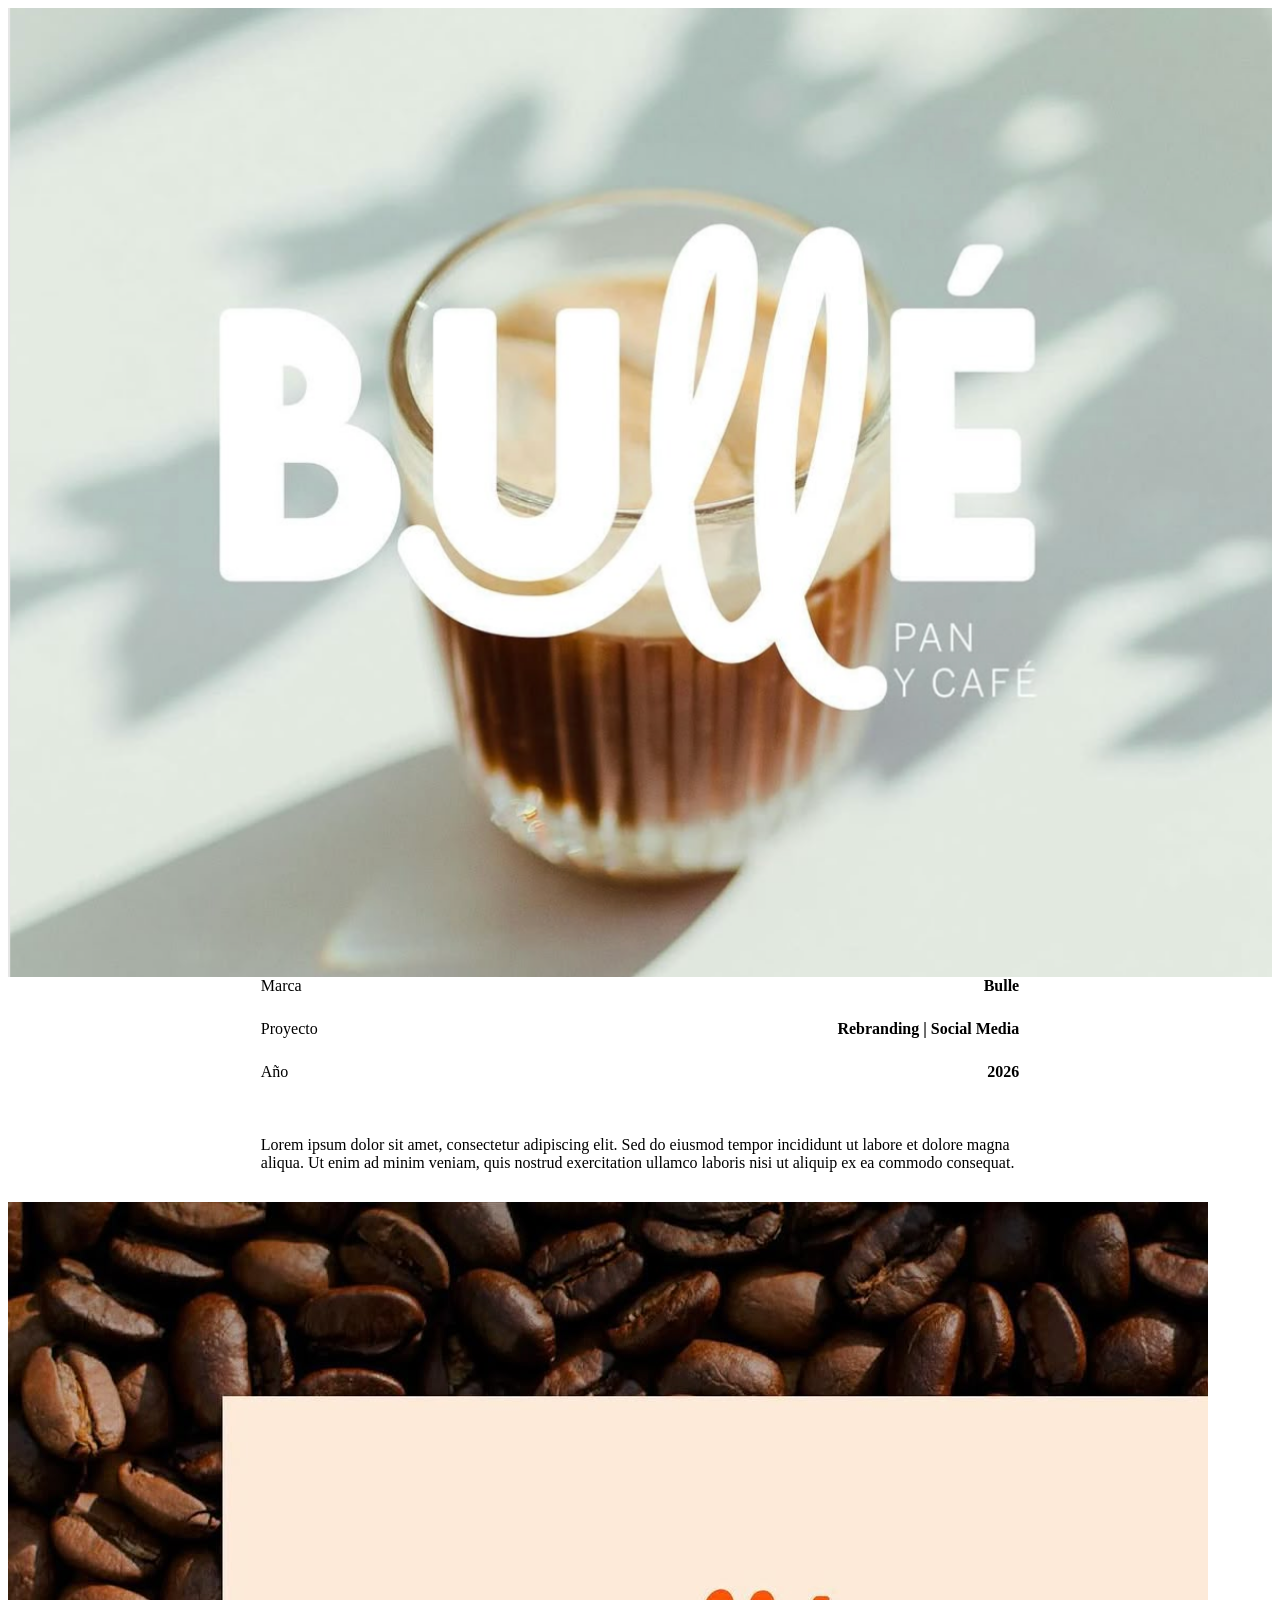
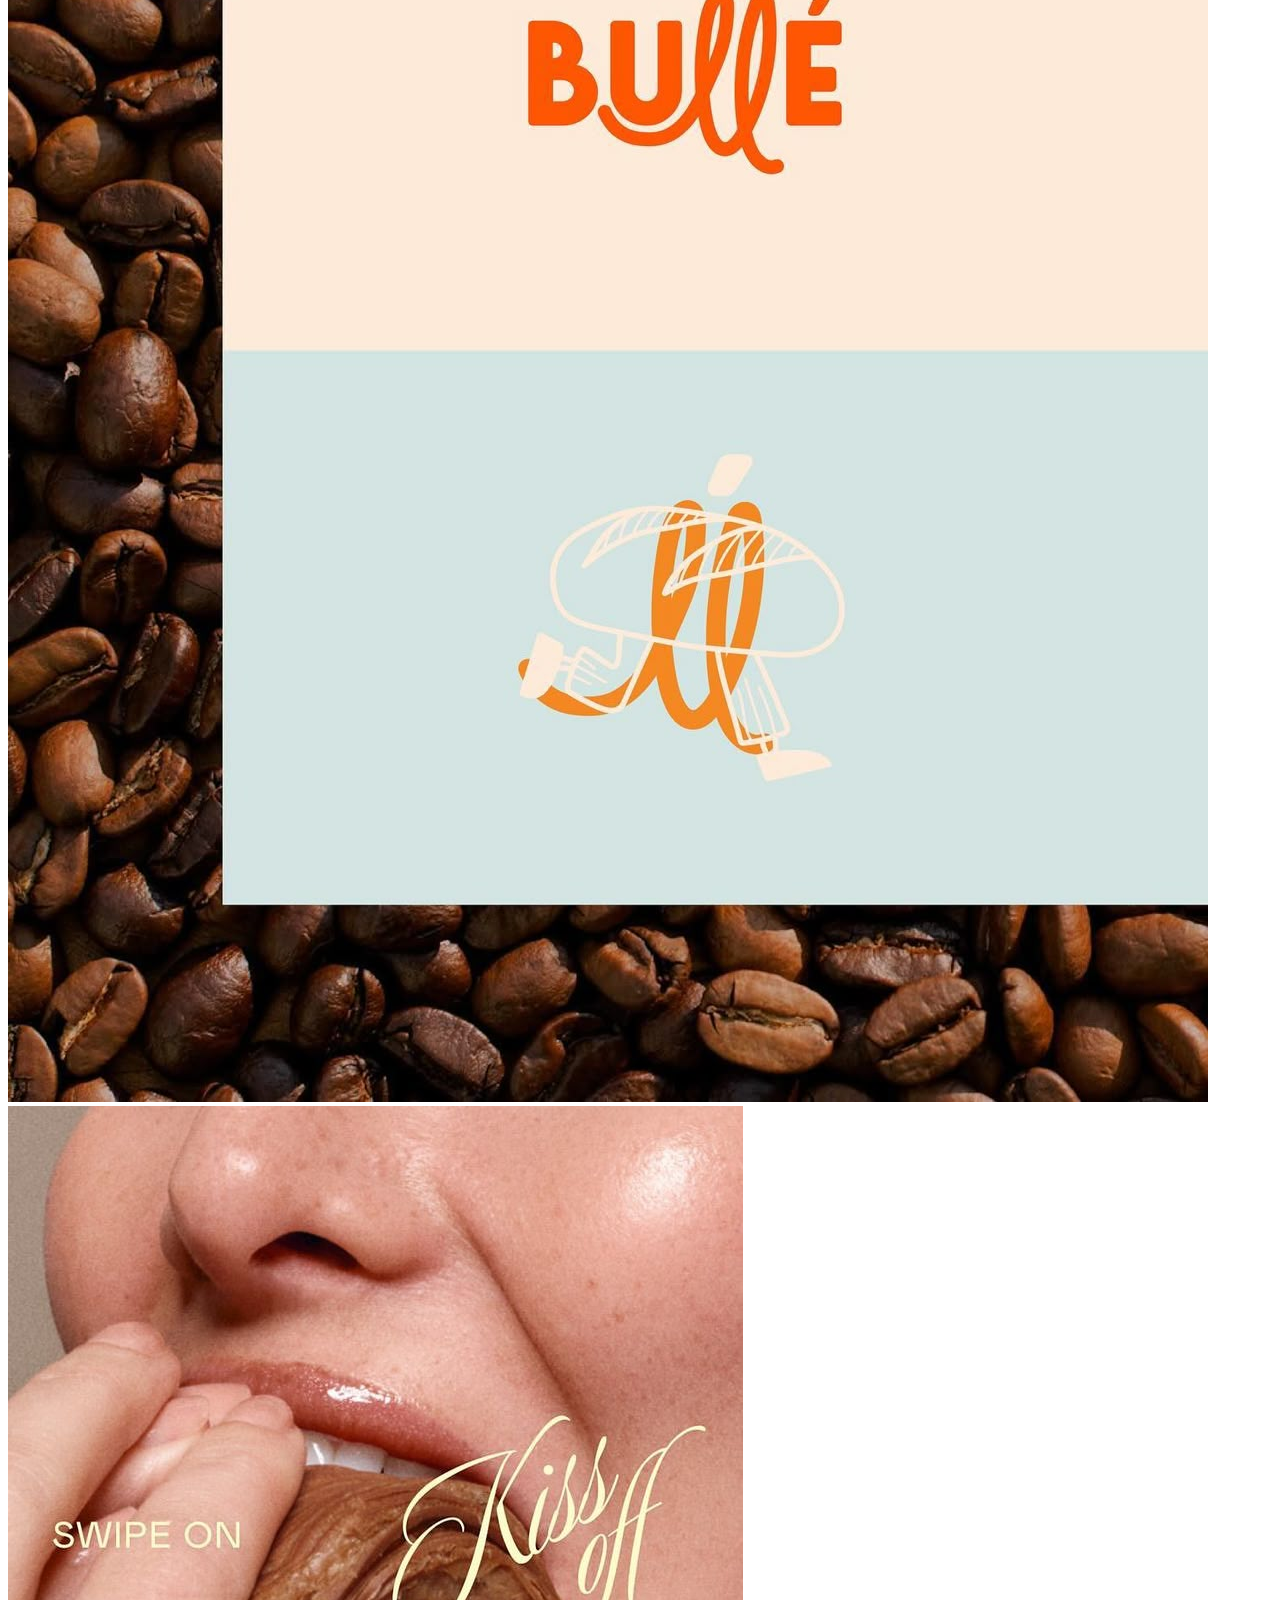
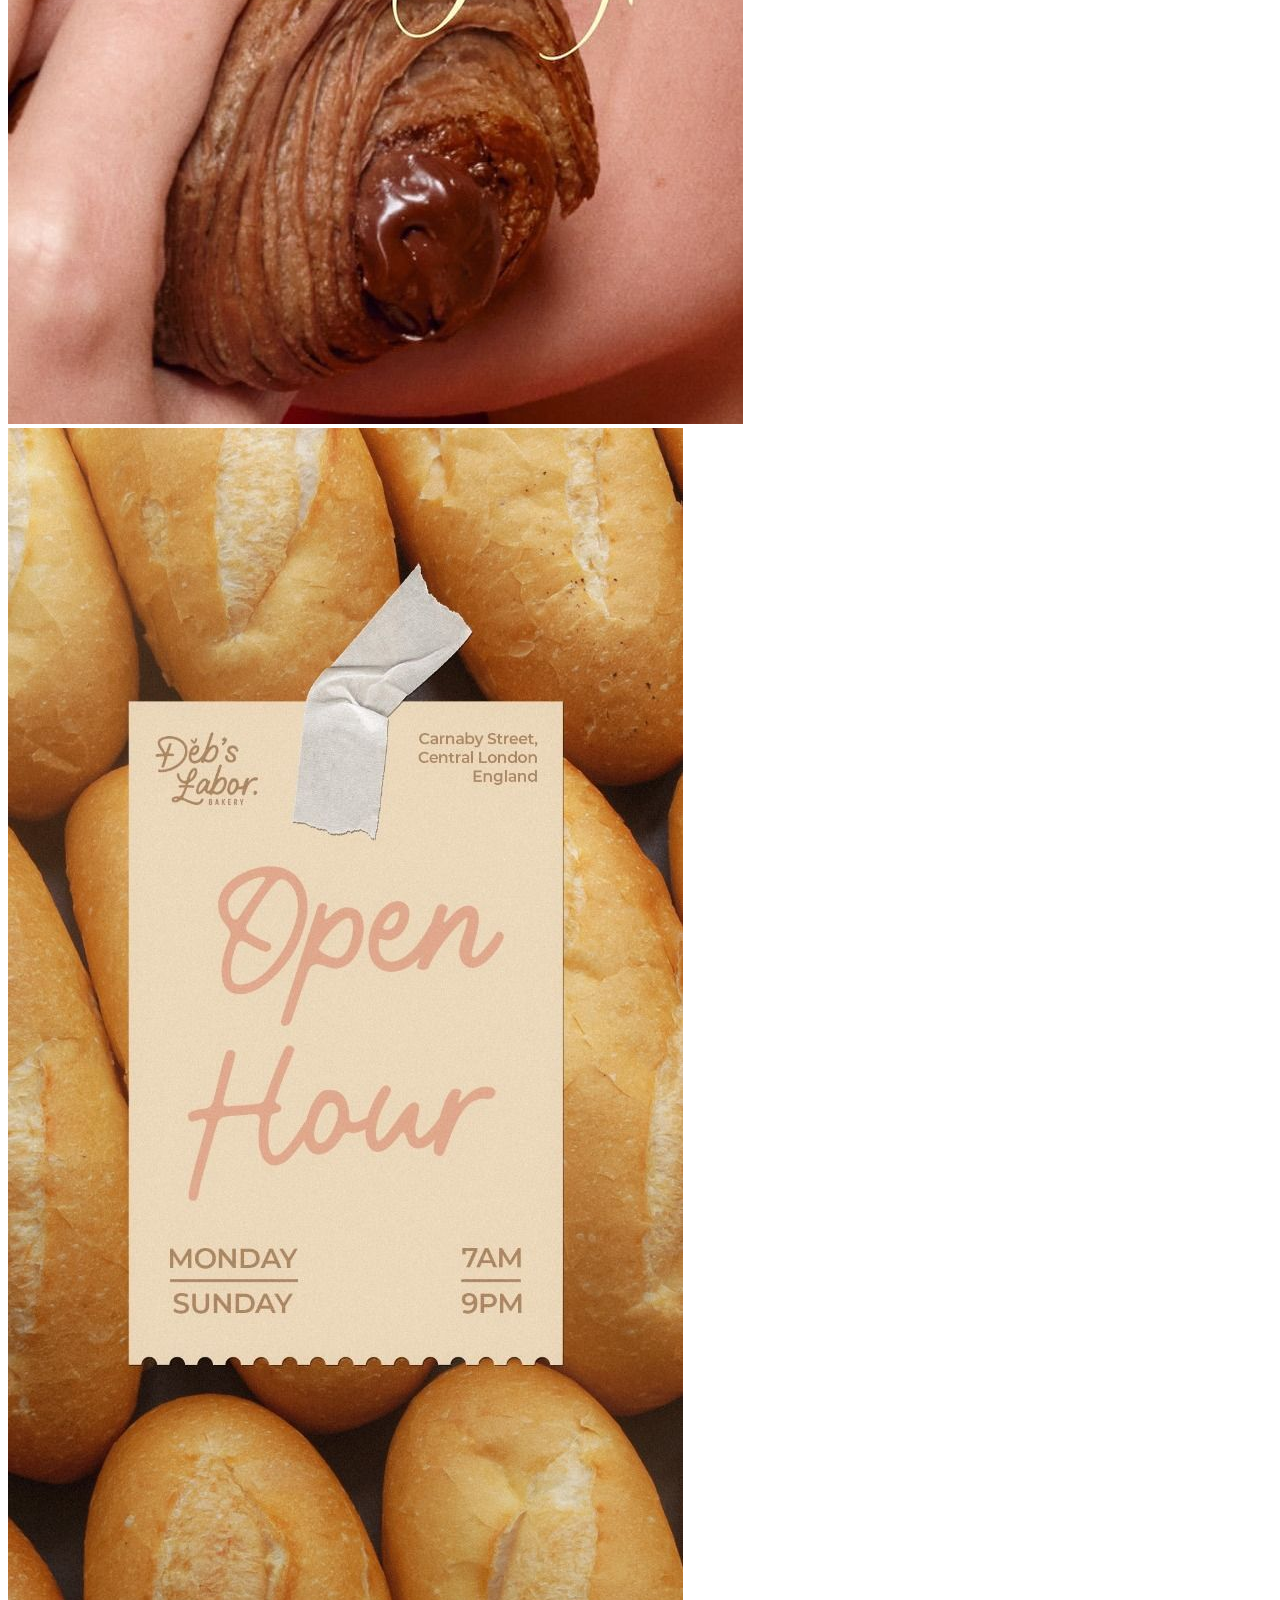
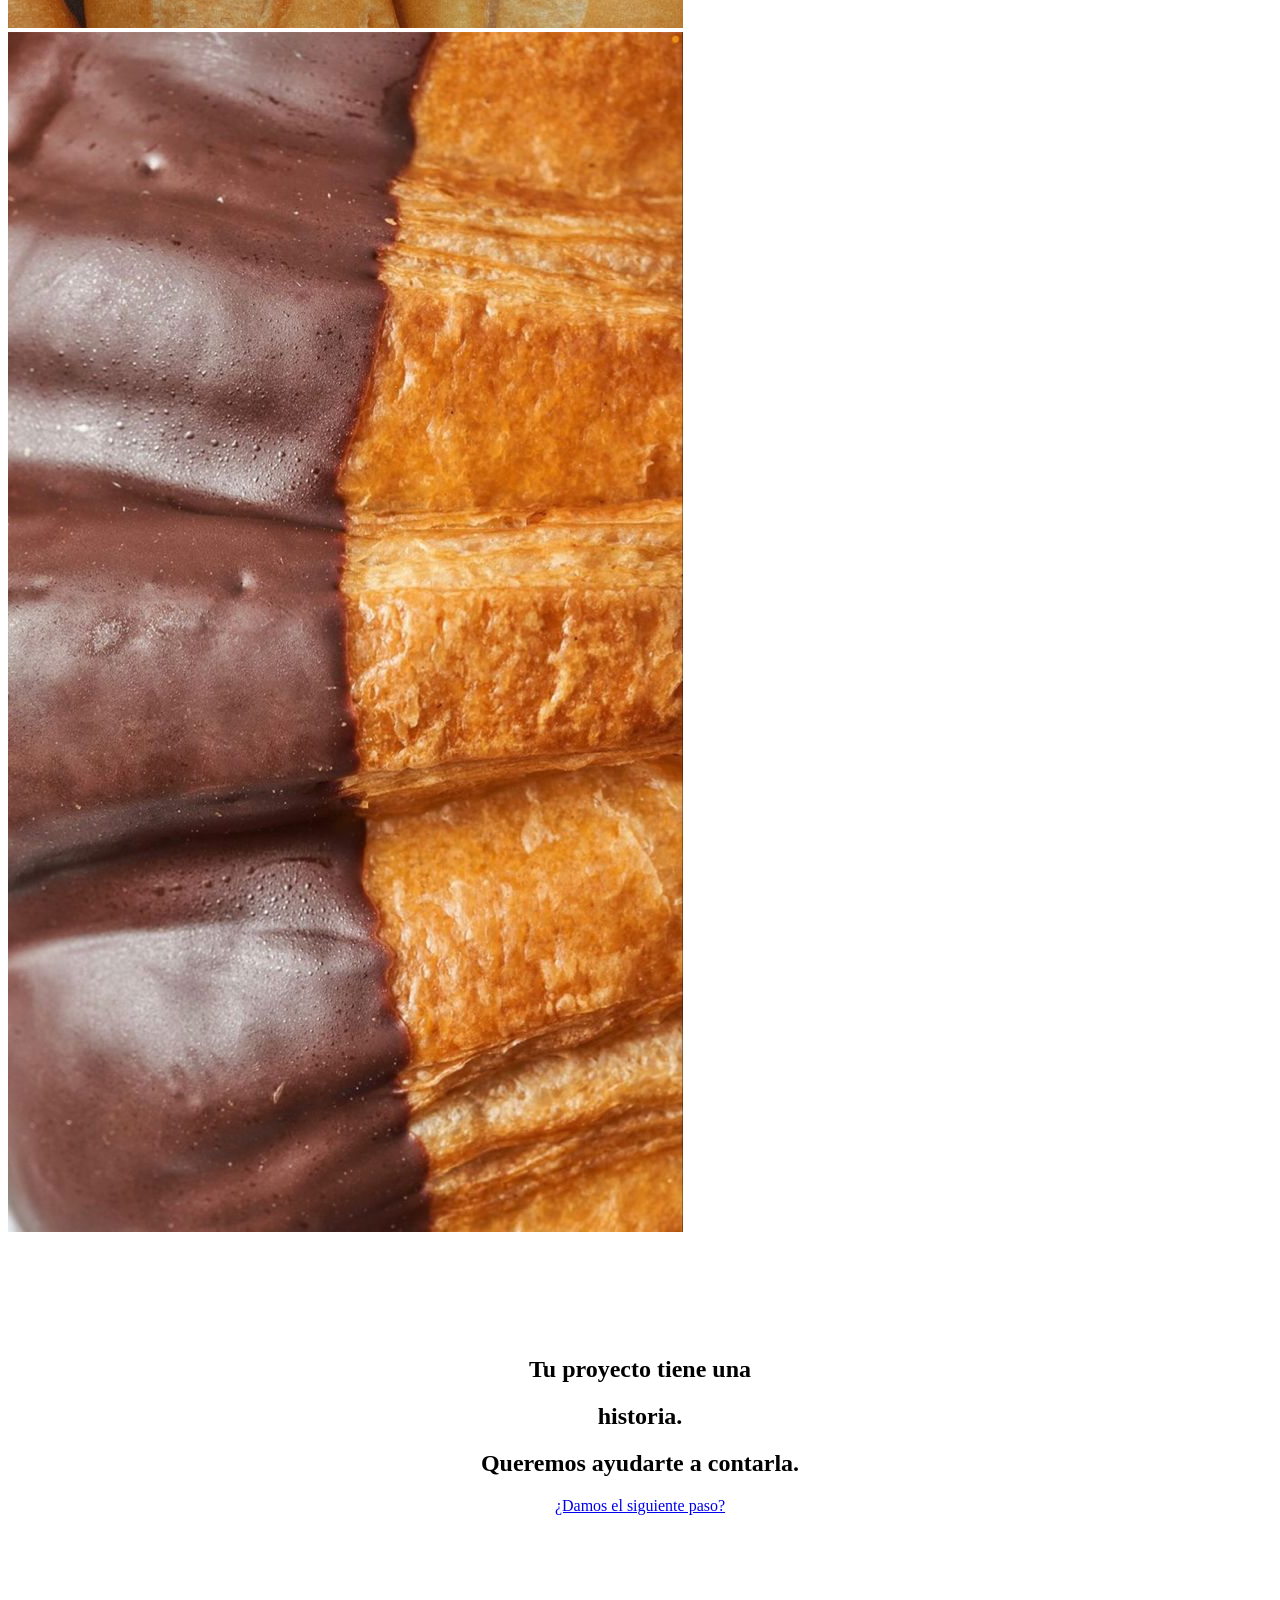
<file: pag proyectos/index-gemini.html>
<!DOCTYPE html>
<html lang="es">

<head>
    <meta charset="UTF-8">
    <meta name="viewport" content="width=device-width, initial-scale=1.0">
    <title>Emes Agencia Creativa - Página proyectos</title>
    <link rel="preconnect" href="https://fonts.googleapis.com">
    <link rel="preconnect" href="https://fonts.gstatic.com" crossorigin>
    <link
        href="https://fonts.googleapis.com/css2?family=Inter:wght@100..900&family=Playfair+Display:ital,wght@0,400..900;1,400..900&display=swap"
        rel="stylesheet">
    <link href="https://api.fontshare.com/v2/css?f[]=excon@1,2&display=swap" rel="stylesheet">
    <link rel="stylesheet" href="estilo-pagina-proyectos.css">
</head>

<body>

    <section class="hero-fixed-container">
        <picture>
            <source media="(max-width: 450px)" srcset="assets/img-home-projects-cafe.jpg">
            <source media="(max-width: 768px)" srcset="assets/img-home-projects-cafe-desktop.png">
            <img src="assets/img-home-projects-cafe-desktop.png" alt="Descripción del proyecto café"
                class="img-parallax">
        </picture>
    </section>

    <main class="wrapper-contenido">

        <div class="info_card">
            <div class="info_card__item">
                <p>Marca</p>
                <p>Bulle</p>
            </div>
            <div class="info_card__item">
                <p>Proyecto</p>
                <p>Rebranding | Social Media</p>
            </div>
            <div class="info_card__item">
                <p>Año</p>
                <p>2026</p>
            </div>
            <p class="descripcion-proyecto">Lorem ipsum dolor sit amet, consectetur adipiscing elit. Sed do eiusmod
                tempor incididunt ut labore et dolore magna aliqua. Ut enim ad minim veniam, quis nostrud exercitation
                ullamco laboris nisi ut aliquip ex ea commodo consequat.</p>
        </div>

        <section class="galeria-plantilla">
            <div class="contenedor-imagen-full reveal-scroll">
                <img src="assets/img-project-cafe-4.jpg" alt="Imagen proyecto principal">
            </div>

            <div class="grid-imagenes-secundarias">
                <div class="contenedor-imagen-square reveal-scroll"><img src="assets/img-project-cafe-1.jpg" alt="">
                </div>
                <div class="contenedor-imagen-square reveal-scroll"><img src="assets/img-project-cafe-2.jpg" alt="">
                </div>
                <div class="contenedor-imagen-square reveal-scroll"><img src="assets/img-project-cafe-3.jpg" alt="">
                </div>
            </div>
        </section>

        <section class="cta_contacto">
            <div class="proyectos__header">
                <h2 class="proyectos__titulo1 proyectos__header_1">Tu proyecto tiene una</h2>
                <h2 class="proyectos__titulo2 proyectos__header_2">historia.</h2>
                <h2 class="proyectos__titulo1 proyectos__header_3">Queremos ayudarte a contarla.</h2>
            </div>
            <a href="contacto/index.html" class="btn">¿Damos el siguiente paso?</a>
        </section>
    </main>

    <script>
        const observer = new IntersectionObserver((entries) => {
            entries.forEach(entry => {
                if (entry.isIntersecting) entry.target.classList.add('visible');
            });
        }, { threshold: 0.1 });

        document.querySelectorAll('.reveal-scroll').forEach(el => observer.observe(el));
    </script>
</body>

</html>
</file>
<file: estilo.css>
:root {
    --clr-corporativo-purple: hsl(328, 73%, 23%);
    --clr-corporativo-blue: hsl(212, 50%, 65%);
    --clr-corporativo-yellow: hsl(55, 88%, 84%);
    --clr-corporativo-orange: hsl(26, 91%, 79%);
    --clr-black: hsl(0, 0%, 0%);
    /* para darle altura fija al nav */
    --nav-height: clamp(80px, 10vh, 80px);
    --title-font-playfair: 'Playfair Display', serif; 
    --title-font-excon: 'Excon', sans-serif;
    --text-font-inter: 'Inter', sans-serif;
    --text-size-text: clamp(1rem, 0.763rem + 1vw, 1.5rem);
    --text-size-title-excon: clamp(1.325rem, 0.374rem + 3.056vw, 3rem);
    --text-size-title-playfairdisplay: clamp(1.8rem, 0.163rem + 5.443vw, 4.9rem);
    --text-size-title-playfairdisplay-entre-excon: clamp(1.125rem, 0.374rem + 3.056vw, 3.125rem);
    --text-size-copyright: clamp(1rem, 3%, 1.25rem);

    --padding-movil: 4vw; /* Límites retícula */
    --padding-desktop: 2vw;
    --padding-secciones: clamp(30px, 8vh, 40px); /* padding arriba-abajo entre secciones */
    --gap-secciones: clamp(10px, 5vh, 40px); /* espacio entre los contenidos dentro de las secciones */
    --text-size-text-2: clamp(1rem, 0.95rem + 0.2vw, 1.125rem);
    --text-size-info_card:clamp(1rem, 0.85rem + 0.5vw, 1.25rem);
}

* {
    box-sizing: border-box;
    margin: 0;
    padding: 0;
}

/* CLASES UTILITARIAS */
.btn {
    display: inline-block;
    align-self: center;
    white-space: nowrap;
    text-decoration: none;
    cursor: pointer;
    padding: clamp(10px, 1.3vw, 15px) clamp(40px, 4.2vw, 60px);
    border-radius: 42px;
    background: var(--clr-corporativo-purple);
    color: var(--clr-corporativo-yellow);
    font-family: var(--text-font-inter);
    font-size: var(--text-size-text);
    font-weight: 600;
    border: 2px solid transparent;
    transition: background 0.3s ease, color 0.3s ease, border-color 0.3s ease;
}

.btn:hover {
    background: var(--clr-corporativo-yellow);
    color: var(--clr-corporativo-purple);
    border-color: var(--clr-corporativo-purple);
}

.titulo1-excon {
    text-align: center;
    font-family: var(--title-font-excon);
    font-size: var(--text-size-title-excon);
    font-weight: 400;
}

.titulo2-playfair {
    text-align: center;
    font-family: var(--title-font-playfair);
    font-size: var(--text-size-title-playfairdisplay);
    font-style: italic;
    font-weight: 700;
    margin-top: clamp(-4px, -1vh, -2px);
}

.vertical-align{
    vertical-align: middle;
}

.contenido-pag {
    display: flex;
    flex-direction: column;
    gap: var(--gap-secciones);
}

.mobile {
    display: block;
}

.desktop {
    display: none;
}

.titulo-pagina {
    text-align: center;
    padding: clamp(140px, 9vh, 300px) 0 0;
}


body {
    font-family: var(--text-font-inter);
    overflow-x: hidden;
}

.text-size-2 {
    font-size: var(--text-size-text-2);
}

/* Ocultar el texto del logo pero mantenerlo para SEO */
.visually-hidden {
    position: absolute;
    width: 1px;
    height: 1px;
    padding: 0;
    margin: -1px;
    overflow: hidden;
    clip: rect(0, 0, 0, 0);
    border: 0;
}

/* --- HEADER Y NAV --- */
.nav-container {
    position: fixed;
    top: 0;
    width: 100%;
    background: transparent;
    display: flex;
    align-items: center;
    justify-content: space-between;
    padding: var(--padding-movil);
    z-index: 1000;
}

.emes-logo-svg {
    height: clamp(35px, 5vw, 50px);
    display: block;
    vertical-align: middle;
}

/* Ocultamos el checkbox físicamente */
.menu-checkbox {
    display: none;
}

/* --- ICONO HAMBURGUESA --- */
.nav__burguer {
    display: flex;
    flex-direction: column;
    gap: 5px;
    cursor: pointer;
    z-index: 1100;
    position: relative;
}

.nav__burguer span {
    display: block;
    width: 25px;
    height: 2px;
    background: var(--clr-corporativo-purple);
    transition: 0.3s;
}

/* transparencia en el header al hacer scroll */
.nav--scrolled {
    background: hsla(0, 0%, 100%, 0.5);
    backdrop-filter: blur(6px);
    -webkit-backdrop-filter: blur(8px);
    transition: background 0.3s ease;
    /* degradado del borde */
    -webkit-mask-image: linear-gradient(to bottom, black 75%, transparent 100%);
    mask-image: linear-gradient(to bottom, black 75%, transparent 100%);
}

/* --- OVERLAY MÓVIL --- */
.menu__overlay {
    position: fixed;
    top: 0;
    left: 0;
    width: 100%;
    height: 100vh;
    inset: 0;
    background: var(--clr-corporativo-yellow);
    display: flex;
    /* con este flex direction se suben las palabras del menu overlay */
    flex-direction: column;
    /* justify-content: center;
    align-items: center; */
    justify-content: flex-start;
    align-items: center;
    transform: translateX(100%);
    /* Escondido arriba */
    transition: transform 0.5s cubic-bezier(0.77, 0, 0.175, 1);
    z-index: 999; /* por debajo del nav*/
    gap: clamp(20px, 6vh, 60px); /* un solo gap continuo para todo */
}

.menu__overlay_header {
    padding: var(--padding-movil);
    display: flex;
    align-items: center;
    width: 100%;
}

.menu__overlay_header .cls-1 {
    stroke-width: 1.8px;
}


.menu__overlay_nav {
    flex: 1;
    display: flex;
    align-items: center;
    justify-content: center;
    width: 100%;
}

.menu__overlay_nav_list a {
    display: block;
    padding: clamp(4px, 1vh, 10px); /* padding entre links que escala */
    font-size: clamp(1.5rem, 7vw, 2rem); /* escala entre móviles pequeños y grandes */
    color: var(--clr-black);
    text-decoration: none;
    font-family: var(--text-font-inter);
    font-weight: bold;
}

.menu__overlay_nav_list {
    list-style: none;
    text-align: center;
    padding: 0; /* sin padding extra que rompa la proporción */
}

.menu__overlay_footer {
    left: 0;
    right: 0;
    display: flex;
    flex-direction: column;
    align-items: center;
    gap: clamp(10px, 2vh, 30px);
    padding-bottom: 5vh;
}

.logo-mm-contorno__footer {
    width: clamp(200px, 40vw, 300px);
    height: auto;
    display: block;
    /* evita el espacio baseline de las imágenes inline */
    margin-top: 2rem;
}

.footer__items {
    display: flex;
    flex-direction: column;
    gap: 20px;
    
}

.footer__social-icons {
    display: flex;
    justify-content: center;
    align-items: center;
    gap: 20px;
}

.footer__social-icons svg {
    width: clamp(20px, 5vw, 28px);
    height: clamp(20px, 5vw, 28px);
}

.footer__social-icons a {
    display: flex;
    align-items: center;
    color: var(--clr-corporativo-purple);
    transition: transform 0.3s ease, opacity 0.3s ease;
}

.footer__copyright {
    font-family: var(--text-font-inter);
    font-size: 0.8rem;
    color: var(--clr-black);
    font-weight: 500;
    font-size: clamp(0.7rem, 2.5vw, 0.85rem);
        }

/* --- LÓGICA DE ACTIVACIÓN --- */

/* 1. Cuando el input está checked, movemos el overlay */
.menu-checkbox:checked~.menu__overlay {
    transform: translateY(0);
}

/* 2. Animamos las rayas para que formen una X */
.menu-checkbox:checked~.nav__burguer span:nth-child(1) {
    transform: translateY(7px) rotate(45deg);
}

.menu-checkbox:checked~.nav__burguer span:nth-child(2) {
    opacity: 0;
}

.menu-checkbox:checked~.nav__burguer span:nth-child(3) {
    transform: translateY(-7px) rotate(-45deg);
}

.menu-checkbox:checked~.menu__overlay {
    overflow: hidden;
}
/* --- OVERLAY MÓVIL --- */

/* --- RESPONSIVE / DESKTOP --- */
.header__menu {
    display: none;
}

/* el footer está oculto por defecto por la lógica mobile first, en móvil ni existe ni ocupa espacio */
.footer {
    display: none;
}

/* IMAGEN HERO */
.hero {
    position: relative;
    width: 100%;
    height: 100vh;
    overflow: hidden;
    z-index: 0;
}

.hero__img {
    position: absolute;
    inset: 0;
    width: 100%;
    height: 100%;
    object-fit: cover;
}

.hero__img--mobile {
    display: block;
}

.hero__img--desktop {
    display: none;
}
/* IMAGEN HERO */

/* SERVICIOS */
.titulo-logo-emes {
    display: flex;
    justify-content: center;
    margin-top: 10px;
}

.titulo-logo-emes svg {
    height: calc(var(--text-size-title-playfairdisplay) * 0.7);
    width: auto;
}

.seccion-servicios {
    padding: var(--padding-secciones) var(--padding-movil) 0; 
    display: flex;
    flex-direction: column;
    gap: var(--gap-secciones);
}

.servicios__header {
    text-align: center;
    padding: 0 var(--padding-movil);
}

.servicios__lista {
    display: flex;
    flex-direction: column;
    gap: clamp(20px, 5vh, 50px);
    align-items: center;
    
}

.servicio {
    display: flex;
    flex-direction: row;
    align-items: center;
    gap: 30px;
}

/* los servicios alternos tienen el texto a la izquierda y el icono a la derecha */
.servicio--derecha {
    flex-direction: row-reverse;
}

.servicio__icono {
    flex-shrink: 0;
    width: clamp(140px, 45vw, 320px);
}

.servicio__icono svg {
    width: 100%;
    height: auto;
}

.servicio__icono--vertical {
    width: auto;
    height: clamp(130px, 44vw, 360px);
}

.servicio__icono--vertical svg {
    width: auto;
    height: 100%;
}

/* el texto empieza oculto y aparece con scroll */
.servicio__texto {
    opacity: 0;
    transform: translateX(-20px);
    transition: opacity 0.5s ease, transform 0.5s ease;
}

/* para los servicios alternos el texto viene desde la derecha */
.servicio--derecha .servicio__texto {
    transform: translateX(20px);
}

/* clase que añade el JS cuando el elemento entra en pantalla */
.servicio__texto.visible {
    opacity: 1;
    transform: translateX(0);
}

.servicio__cta {
    font-family: var(--title-font-excon);
    font-size: clamp(0.9rem, 3.5vw, 1.1rem);
    font-weight: 500;
    margin-bottom: 6px;
}

.servicio__descripcion {
    font-family: var(--text-font-inter);
    font-size: clamp(0.8rem, 4vw, 1rem);
    color: hsl(0, 0%, 40%);
    margin-bottom: 2px;
}

.servicio__nombre {
    font-family: var(--title-font-playfair);
    font-size: clamp(1rem, 6vw, 1.8rem);
    font-weight: 600;
    font-style: italic;
    margin-bottom: 9px;
    color: var(--clr-black);
}


.seccion-servicios .btn {
    align-self: center;
}

/* SECCIÓN PROYECTOS */

.seccion-proyectos {
    display: flex;
    flex-direction: column;
    gap: var(--gap-secciones);
    overflow: hidden;
}

.proyectos__header {
    text-align: center;
    padding: 0 var(--padding-movil);
}

/* position:relative para anclar las flechas absolutas.
overflow:hidden recorta lo que se sale del slider */
.proyectos__slider-wrapper {
    position: relative;
    width: 100%;
    overflow: hidden;
    /* en móvil permite deslizar con el dedo */
    touch-action: pan-x;
}

/* Fila de tarjetas. El JS cambia translateX
   y este transition anima ese cambio */
.proyectos__slider {
    display: flex;
    gap: 10px;
    transition: transform 0.5s ease;
    /* Avisa al navegador que este elemento se va a animar para que lo optimice en GPU */
    will-change: transform;
}

/* flex-shrink:0 impide que las tarjetas se encojan.
   flex-direction:column apila imagen arriba y texto abajo */
.proyecto {
    flex-shrink: 0;
    display: flex;
    flex-direction: column;
    width: clamp(200px, 45vw, 260px);
    /* espacio entre imagen y texto */
}

/* Wrapper de la imagen: position:relative para el zoom,
   overflow:hidden para recortarlo */
.proyecto__imagen-wrapper {
    position: relative;
    width: 100%;
    aspect-ratio: 3 / 4; /* proporciones sin fijar altura */
    overflow: hidden;
    border-radius: 10px;
    
}

/* La imagen rellena el wrapper sin deformarse */
.proyecto__img {
    width: 100%;
    height: 100%;
    object-fit: cover;
    transition: transform 0.4s ease; /* para el zoom en hover desktop */
}

/* Texto debajo de la imagen en móvil empieza oculto y aparece con scroll (JS) */
.proyecto__info {
    display: flex;
    flex-direction: column;
    padding: clamp(6px, 1vw, 10px) var(--padding-movil) 0;
    gap: 10px;
}
.proyecto__nombre {
    font-family: var(--text-font-inter);
    font-size: clamp(1.2rem, 3vw, 1.7rem);
    font-weight: 700;
    color: var(--clr-black);
}

.proyecto__descripcion {
    display: flex;
    flex-direction: column;
    font-family: var(--text-font-inter);
    font-size: var(--text-size-text);
    color: var(--clr-black);
    gap: 4px;
}

/* flechas del slider desktop */
.proyectos__flecha {
    display: none;
}
/* SECCIÓN PROYECTOS */

/* SECCIÓN PATH */

/* ocultamos por defecto el de móvil porque lo hicimos después */
.mobile-only {
    display: none;
}

.desktop-only {
    display: block;
}

.tablet-only {
    display: none;
}

.svg-animation-section {
    /* reducimos el scroll total */
    height: 150vh;
    /* Controla cuánto scroll dura la animación */
    position: relative;
    background-color: #ffffff;
    margin-top: -10px;
    margin-bottom: 0;
}

.svg-sticky-container {
    position: sticky;
    top: 0;
    /* para que la animación no haga espacios en blanco al principio/final hay que definir altura para que funcione sticky */
    height: 100vh;
    display: flex;
    align-items: center;
    /* Mantenemos centrado, pero ajustaremos el SVG */
    justify-content: center;
    /* con overflow:hidden se cortan los bordes */
    overflow: visible;

}

#logo-animado-desktop {
    /* Desktop */
    width: 100%;
    height: auto;
}

#logo-animado-mobile {
    /* Mobile */
    width: 100%;
    /* No le des 100% para que respire por los lados */
    height: auto;
}

.st3,
.st4,
.st5,
.st6 {
    fill: none;
    transition: stroke-dashoffset 0.1s linear;
    /* Suaviza el dibujo al hacer scroll */
}

/* media query para tablets */
@media (min-width: 769px) and (max-width: 976px) {
    .mobile-only {
        display: none;
    }

    /* Ocultamos el de escritorio para que no se solape ni se deforme */
    .desktop-only {
        display: none;
    }

    /* Mostramos el nuevo contenedor de tablet */
    .tablet-only {
        display: block;
    }

    /* Forzamos a que el SVG en tablets respire y no se desborde horizontal ni verticalmente */
    #logo-animado-tablet {
        width: 100%;
        height: auto;
        max-height: 75vh;
        /* Evita que en tablets bajitas el SVG sea más alto que la pantalla */
        margin: 0 auto;
    }

    /* Opcional: Si quieres ajustar el grosor de las líneas en tablet puedes hacerlo aquí */
    .tablet-only .st3,
    .tablet-only .st4,
    .tablet-only .st5,
    .tablet-only .st6 {
        stroke-width: 18px;
        /* Un grosor intermedio entre móvil y desktop si lo requiere */
    }
}



/* media query para movil */
@media (max-width: 768px) {
    .mobile-only {
        display: block;
    }

    .desktop-only {
        display: none;
    }

    .tablet-only {
        display: none;
    }

    .svg-animado {
        width: 100%;
        /* Ocupa el ancho del móvil */
        height: auto;
    }

    /* grosor para movil */
        .mobile-only .st3,
        .mobile-only .st4,
        .mobile-only .st5,
        .mobile-only .st6 {
            stroke-width: 25px;
            /* Aquí controlas el grosor de tu nuevo diseño móvil */
        }
}



/* capa texto+botón */
.contact__header {
    text-align: center;
    padding: 0 var(--padding-movil);
    display: flex;
    flex-direction: column;
}

.contact__titulo1 {
    font-family: var(--title-font-excon);
    font-size: var(--text-size-title-excon);
    font-weight: 400;
}

.contact__titulo2 {
    font-family: var(--title-font-playfair);
    font-size: var(--text-size-title-playfairdisplay);
    font-style: italic;
    font-weight: 700;
}

.contact-overlay {
    position: absolute;
    top: 50%;
    left: 50%;
    transform: translate(-50%, -40%);
    /* Un poco más abajo del centro */
    text-align: center;
    width: 100%;
    opacity: 0;
    /* Invisible al principio */
    visibility: hidden;
    transition: all 0.8s ease-out;
    /* Animación suave de aparición */
    pointer-events: none;
    /* Evita que el botón se pueda clicar antes de tiempo */
    display: flex;
    flex-direction: column;
    gap: var(--gap-secciones);
    
}

/* Esta clase la añadiremos con JS cuando el scroll llegue al final */
.contact-overlay.is-visible {
    opacity: 1;
    visibility: visible;
    transform: translate(-50%, -50%);
    /* Sube a su posición central original */
    pointer-events: auto;
}

/* SECCIÓN PATH */

/* FOOTER MÓVIL */
.footer-desktop {
    display: none;
}

.footer-mobile {
    background: var(--clr-corporativo-yellow);
    display: flex;
    flex-direction: column;
    align-items: stretch;
    padding: var(--nav-height) 0 0 0;
    gap: 0;
    min-height: 100vh;
    position: relative;
    overflow: hidden;
}

.footer-mobile__bottom {
    margin-top: auto;
    gap: clamp(10px, 2vh, 20px);
    padding-bottom: clamp(20px, 4vh, 40px);
    align-items: center;
    display: flex;
    flex-direction: column;
    width: 100%;
}

.footer-mobile__top {
    display: flex;
    flex-direction: column;
    padding: clamp(20px, 5vh, 40px) var(--padding-movil);
    gap: clamp(300px, 8vh, 60px);
    width: 100%;
    font-family: var(--text-font-inter);
    font-weight: 500;
}

.footer-mobile__email {
    color: var(--clr-black);
    text-decoration: none;
    font-size: var(--text-size-text);
    align-self: flex-start; /* pegado a la izquierda */
}


.footer-mobile__legal {
    display: flex;
    flex-direction: column;
    align-items: flex-end; /* pegado a la derecha */
    align-self: flex-end; /* el bloque entero a la derecha */
    gap: 20px;
    text-decoration: none;
    font-size: var(--text-size-text);
}

.footer-mobile__legal a {
    color: var(--clr-black);
    text-decoration: none;
    text-align: right;
}
/* FOOTER MÓVIL */

/* RESPONSIVE: DESKTOP */
/* Escondido en móvil */
@media (min-width: 768px) {

/* CLASES UTILITARIAS DESKTOP */
.titulo2-playfair {
        margin-top: clamp(-12px, -4vh, -9px);
    }

.mobile {
            display: none;
        }
    
        .desktop {
            display: block;
        }


    .nav__burguer,
    .menu__overlay {
        display: none;
    }

    .header__menu {
        display: block;
    }

    .footer-mobile {
        display: none;
    }

.titulo-pagina {
    padding: clamp(170px, 9vh, 300px) 0 clamp(10px, 3vh, 40px) 0;
        
}

    .header__menu_list {
        display: flex;
        flex-direction: column; /* apilados verticalmente */
        gap: 15px; /* espacio entre links */
        list-style: none;
        text-align: right;
        font-size: var(--text-size-text);
    }

    .header__menu_list a {
        text-decoration: none;
        color: var(--clr-black);
        font-weight: 500;
        /* el pseudoelemento: :after necesita un punto de referencia para posicionarse. Con relative le decimos que se posicione relativo al enlace, no a la página. */
        position: relative; /* necesario para el pseudoelemento */
    }
    
    .header__menu_list a::after {
        /* Los pseudoelementos: :after necesitan obligatoriamente la propiedad content para existir en el DOM. Lo dejamos vacío porque no queremos texto, solo el elemento visual. */
        content: '';
        /* Saca la línea del flujo normal del documento y la posicionamos manualmente respecto al enlace. */
        position: absolute;
        bottom: -2px;
        right: 0;
        width: 0; /* empieza sin ancho */
        height: 2px;
        background: var(--clr-black);
        transition: width 0.3s ease;
        }
        
    .header__menu_list a:hover::after {
        width: 100%; /* se expande al ancho del texto al hacer hover */
        }
    
    .nav-container {
        background: transparent;
        border-bottom: none; /* quitamos el borde también */
        align-items: flex-start; /* los links se alinean arriba */
        padding: 40px 2vw; 
        }

/* La otra opción para el header  sería simplemente no usar blur en desktop y en cambio hacer que los textos del menú tengan siempre legibilidad,
por ejemplo añadiendo una sombra suave al texto */
   /* .nav--scrolled {
       background: transparent;
       backdrop-filter: none;
       -webkit-backdrop-filter: none;
   }

   .nav--scrolled .header__menu_list a,
   .nav--scrolled .emes-logo-svg .logo-emes {
       filter: drop-shadow(0px 0px 6px rgba(255, 255, 255, 0.8));
   } */


    .hero__img--mobile {
        display: none;
    }

    .hero__img--desktop {
        display: block;
    }

/* SECCIÓN SERVICIOS DESKTOP */
.seccion-servicios {
    padding: var(--padding-secciones) var(--padding-desktop);
}

    .servicios__lista {
        display: grid;
        grid-template-columns: 1fr 1fr 1fr;
        grid-template-rows: auto auto;
        gap: clamp(10px, 1.8vw, 15px);
        align-items: start;
        container-type: inline-size;
    }

    .servicio:nth-child(1) {
        grid-column: 1;
        grid-row: 1;
    }

    .servicio:nth-child(2) {
        grid-column: 3;
        grid-row: 1;
    }

    .servicio:nth-child(3) {
        grid-column: 2;
        grid-row: 1 / 3;
        align-self: center;
    }

    .servicio:nth-child(4) {
        grid-column: 3;
        grid-row: 2;
    }

    .servicio:nth-child(5) {
        grid-column: 1;
        grid-row: 2;
    }

    .servicio,
    .servicio--derecha {
        flex-direction: column;
        align-items: center;
        gap: 9px;
    }

    .servicio__icono {
    width: clamp(150px, 26cqi, 320px);
    }

    .servicio__icono svg {
        width: 100%;
        height: auto;
        display: block;
    }

    .servicio__icono--vertical {
            width: auto;
            height: clamp(60px, 23cqi, 240px);

        }
    
    .servicio__icono--vertical svg {
            width: auto;
            height: 100%;
        }

    /* el bloque de texto siempre visible en desktop */
    .servicio__texto,
    .servicio__texto.visible {
        opacity: 1;
        transform: none;
        transition: none;
        text-align: center;
    }

    /* el nombre siempre visible */
    .servicio__nombre {
        opacity: 1;
        transform: none;
        transition: none;
        font-size: clamp(1.7rem, 2.5vw, 2.3rem);
        margin-bottom: 0;
    }

    .servicio__cta {
        font-size: clamp(0.7rem, 1.8vw, 1.3rem);
        }
    
    .servicio__descripcion {
        font-size: clamp(0.7rem, 1.6vw, 1.1rem);
        }
    /* cta y descripcion ocultos por defecto, aparecen al hover */
    .servicio__cta,
    .servicio__descripcion {
        opacity: 0;
        transform: translateY(8px);
        transition: opacity 0.3s ease, transform 0.3s ease;
        text-align: left;
    }

    .servicio:hover .servicio__cta,
    .servicio:hover .servicio__descripcion {
        opacity: 1;
        transform: translateY(0);
    }

    .servicio__cta {
        margin-top: 12px;
        margin-bottom: 8px;
        }
    
    .servicio__descripcion {
        margin-top: 4px;
        }

/* SECCION PROYECTOS DESKTOP */
/* En desktop el zoom aparece con hover */
.proyectos__slider-wrapper {
    cursor: grab;
    --thumb-width: clamp(280px, 28vw, 420px);
    --thumb-height: calc(var(--thumb-width) * 4 / 3);
}

/* tarjetas más anchas en desktop */
.proyecto {
    width: clamp(280px, 28vw, 420px);
}

/* DESKTOP: texto oculto por defecto */
.proyecto__info {
    padding-left: var(--padding-desktop);
    padding-right: 0;
    opacity: 0;
    transform: translateY(-6px);
    transition: opacity 0.4s ease, transform 0.4s ease;
    pointer-events: none;
}

.proyecto__imagen-wrapper:hover~.proyecto__info {
    opacity: 1;
    transform: translateY(0);
}

/* zoom en la imagen al hacer hover */
.proyecto__imagen-wrapper:hover .proyecto__img {
    transform: scale(1.04);
}

.proyectos__flecha {
    display: flex;
    position: absolute;
    top: calc(var(--thumb-height) / 2);
    transform: translateY(-50%);
    z-index: 10;
    color: var(--clr-corporativo-yellow);
    background:hsl(328, 73%, 23%, 0.8);
    border: 1px hsl(328, 73%, 23%, 0.8);
    border-radius: 50%;
    width: clamp(36px, 3vw, 48px);
    height: clamp(36px, 3vw, 48px);
    align-items: center;
    justify-content: center;
    cursor: pointer;
    transition: opacity 0.3s ease;
}

.proyectos__flecha:hover {
    opacity: 0.5;
}

.proyectos__flecha--prev {
    left: var(--padding-desktop);
}

.proyectos__flecha--next {
    right: var(--padding-desktop);
}

/* SECCION PROYECTOS DESKTOP */


/* SECCIÓN PATH DESKTOP */
#logo-animado {
    /* width: 90%; */
    /* En desktop volvemos al tamaño estándar */
    /* max-width: 1200px; */
    transform: translateY(0);
}
.svg-animation-section {
    height: 300vh;
}

/* SECCIÓN PATH DESKTOP */

/* FOOTER */
    .footer-desktop {
        /* con esto hacemos que las dos columnas left y right se pongan en fila */
        display: flex;
        /* con stretch obligamos a las columnas a ocupar todo el alto del footer */
        align-items: stretch;
        justify-content: space-between;
        background-color: var(--clr-corporativo-yellow);
        padding-bottom: 80px;
        min-height: 100vh;
        /* para que overflow:hidden funcione correctamente sobre los hijos */
        position: relative;
        /* si el logo decorativo es demasiado grande y se sale del footer lo recorta limpiamente */
        overflow: hidden;
    }

    .footer-desktop__left {
        display: flex;
        /* apilamos logo y copyright */
        flex-direction: column;
        /* con esto ambas cosas caen hacia abajo*/
        justify-content: flex-end;
        /* Esta columna ocupa toda la altura del footer, no solo la altura de su contenido. Sin esto,  justify-content: space-between no tendría espacio entre el que repartir */
        /* align-self: stretch;   */
        /* le damos más espacio a la parte del logo */
        width: 65%;
    }

     .footer__brand-group {
        display: flex;
        flex-direction: column;
        /* espacio entre el logo  y el texto de copyright */
        gap: 30px;
        /* Alineamos a la izquierda para que el texto nazca donde empieza el logo */
         align-items: flex-start;
        }

    .footer-desktop__logo {
        /*Así escala suavemente con la pantalla */
       width: clamp(400px, 50vw, 800px);
        /* Mantiene las proporciones originales del SVG */
        height: auto;
        margin: 0;
        padding: var(--padding-desktop);
    }

        .footer-desktop__copy {
            font-family: var(--text-font-inter);
            font-size: var(--text-size-copyright);
            color: var(--clr-black);
            /* pegado al fondo del padding */
            margin: 0;
            padding-left: 5vw;
            padding-bottom: vw;
        }
    
        .footer-desktop__right {
            display: flex;
            flex-direction: column;
            /* todo alineado a la derecha */
            align-items: flex-end; 
            justify-content: space-between;
            /* align-self: stretch; */
                /* Espacio mínimo entre elementos por si la pantalla es justa y space-between los acerca demasiado */
            /* gap: 16px; */
            /* text-align: right; */
            padding: var(--padding-desktop);
        }

        /* contenedor para agrupar los iconos sociales + email y así conseguir el diseño deseado */
      .footer-desktop__contact-group {
                display: flex;
                flex-direction: column;
                align-items: flex-end;
                gap: 20px;
                padding-top: 300px;
        }
    
        .social-icons-desktop {
            display: flex;
            gap: 25px;
            align-items: center;
        }
        
        .size-icons {
            width: clamp(20px, 6vw, 35px);
            height: clamp(20px, 6vw, 35px);
        }
        .social-icons-desktop a {
            /* Necesario para que align-items funcione en el enlace y el icono no tenga espacio extra debajo (baseline) */
            display: flex;
            align-items: center;
            transition: opacity 0.2s ease;
        }
    
        .social-icons-desktop a:hover {
            opacity: 0.6;
        }

        .social-icons-desktop svg {
            width: clamp(20px, 6vw, 35px);
            height: clamp(20px, 6vw, 35px);
            }
    
        .footer-desktop__email {
            font-family: var(--text-font-inter);
            font-size: var(--text-size-text);
            color: var(--clr-black);
            text-decoration: none;
            transition: color 0.2s ease;
            font-weight: 500;
        }
    
        .footer-desktop__email:hover {
            /* Al pasar el ratón, el email pierde opacidad*/
            opacity: 50%;
        }
    
        .footer-desktop__legal {
            display: flex;
            flex-direction: column; /* Los tres links legales apilados verticalmente */
            /* align-items: flex-end; Alineados a la derecha */
           gap: 12px;
           font-size: var(--text-size-text);
           margin-bottom: 0;
        }
    
        .footer-desktop__legal a {
            font-family: var(--text-font-inter);
            font-size: var(--text-size-text);
            color: var(--clr-black);
            text-decoration: none;
            transition: color 0.3s ease;
        }
    
        .footer-desktop__legal a:hover {
            opacity: 50%;
        }
/* FOOTER */


}
</file>
<file: contacto/estilo-contacto.css>
/* --- ESTILOS BÁSICOS Y RESETEO --- */
/* Importamos las mismas variables que tenías en estilo-proyectos.css */
:root {
    --clr-corporativo-purple: hsl(328, 73%, 23%);
    --clr-corporativo-blue: hsl(212, 50%, 65%);
    --clr-corporativo-yellow: hsl(55, 88%, 84%);
    --clr-corporativo-orange: hsl(26, 91%, 79%);
    --clr-black: hsl(0, 0%, 0%);

    
    /* El color de fondo de tus fotos */
    --text-color-contacto: #333333;
    /* Color de texto oscuro para los labels */
    --form-input-color: #333333;
    /* Color del texto dentro de los inputs */
    --form-border-color: #333333;
    /* El color de las líneas de separación */

    --title-font-playfair: 'Playfair Display', serif;
    --title-font-excon: 'Excon', sans-serif;
    --text-font-inter: 'Inter', sans-serif;

    --text-size-label: clamp(1rem, 0.906rem + 0.382vw, 1.25rem);
    --text-size-title-contacto: clamp(1.125rem, 0.374rem + 3.056vw, 3.125rem);
    --padding-contacto: 10vw;
}

* {
    margin: 0;
    padding: 0;
    box-sizing: border-box;
}

body {
    background-color: var(--clr-corporativo-orange);
    font-family: var(--text-font-inter);
    color: var(--clr-black);
    overflow-x: hidden;
}

header {
    padding: clamp(80px, 7vh, 180px) 0 clamp(10px, 3vh, 40px) 0;
}


/* Infografía */
.contacto-infografia {
    padding-bottom: var(--padding-secciones);
}


.steps-container {
    display: flex;
    flex-direction: column;
    align-items: center;
    position: relative;
}

/* --- Animaciones Base (Ocultos por defecto) --- */
/* --- Animaciones Base (Ocultos por defecto) --- */
.step {
    opacity: 0;
    transform: translateY(20px);
    transition: opacity 0.6s ease-out, transform 0.6s ease-out;
}

.step.visible {
    opacity: 1;
    transform: translateY(0);
}

/* --- Líneas Móvil (Verticales) --- */
.line-container {
    width: 1.5px;
    height: 120px;
    margin: 20px 0;
    position: relative;
}

.line-fill {
    position: absolute;
    top: 0;
    left: 0;
    width: 100%;
    height: 0%;
    /* Empieza en 0 */
    background-color: black;
    transition: height 1s ease-in-out;
}

/* La clase visible dispara la animación de "pintado" */
.line-container.visible .line-fill {
    height: 100%;
}

.step-number {
    font-family: 'Georgia', 'Times New Roman', serif;
    font-size: 3rem;
    font-style: italic;
    font-weight: bold;
    margin-bottom: 15px;
    display: flex;
    justify-content: center;
}

.step-text {
    font-size: 1.1rem;
    line-height: 1.5;
    margin: 0;
    display: flex;
    justify-content: center;
}


/* --- INTRODUCCIÓN --- */
.contacto-intro {
    display: none;
    text-align: center;
    margin-bottom: 20px;
}

.contacto-intro h2 {
    font-family: var(--title-font-excon);
    font-size: var(--text-size-title-contacto);
    font-weight: 400;
}


/* --- FORMULARIO (ESTILO VISUAL) --- */
.contacto-form {
    padding: var(--padding-contacto);
    width: 100%;
    max-width: 600px;
    margin: 0 auto;
}

.contacto-form fieldset {
    border: none;
}

.form-group {
    position: relative;
    margin-bottom: 25px;
    border-bottom: 1px solid var(--form-border-color);
    /* La línea de separación */
}

/* Los labels están arriba, como en el diseño */
.form-group label {
    display: block;
    font-size: var(--text-size-label);
    margin-bottom: 5px;
    font-weight: 400;
}

/* Estilos para los inputs y el textarea */
.form-group input,
.form-group textarea {
    width: 100%;
    background: transparent;
    border: none;
    padding: 10px 0;
    font-family: var(--text-font-inter);
    font-size: 16px;
    font-weight: 300;
    line-height: 1.2;
}

.form-group input:focus,
.form-group textarea:focus {
    outline: none;
}



/* El textarea se expandirá si es necesario */
.form-group textarea {
    resize: none;
    overflow: hidden;
    min-height: 40px;
}

/* Botón "Enviar" */
.form-actions {
    text-align: center;
    margin-bottom: 30px;
}

/* Política de privacidad y checkbox */
.politica-group {
    display: flex;
    align-items: flex-start;
    gap: 10px;
    margin-bottom: 30px;
}

.politica-group input[type="checkbox"] {
    appearance: none;
    /* Quitamos el checkbox por defecto */
    width: 20px;
    height: 20px;
    border: 2px solid var(--form-border-color);
    background-color: transparent;
    cursor: pointer;
    flex-shrink: 0;
}

.politica-group input[type="checkbox"]:checked {
    background-color: var(--clr-corporativo-purple);
    /* Color corporativo al clicar */
    border-color: var(--clr-corporativo-purple);
}

.politica-group label {
    color: #333333;
    font-size: 14px;
    line-height: 1.4;
    font-family: var(--text-font-inter);
}

.politica-group a {
    color: inherit;
    text-decoration: underline;
}

/* Clase para la accesibilidad (sr-only) */
.sr-only {
    position: absolute;
    width: 1px;
    height: 1px;
    padding: 0;
    margin: -1px;
    overflow: hidden;
    clip: rect(0, 0, 0, 0);
    border: 0;
}


/* mensaje thank you */
.contacto-section.is-success {
    display: flex !important;
    /* Cambiamos el Grid por Flex para centrar */
    justify-content: center;
    align-items: center;
    height: 100vh;
    /* Ocupa todo el alto */
    text-align: center;
}

/* Ocultamos todo lo que no sea el mensaje de agradecimiento */
.is-success .contacto-intro,
.is-success .contacto-form {
    display: none !important;
}

.thank-you {
    padding: var(--padding-contacto);
    text-align: center;
    opacity: 0;
    transform: translateY(20px);
    transition: all 0.6s ease-out;
}

/* Clase que activaremos con JS */
.thank-you.is-visible {
    display: block !important;
    opacity: 1;
    transform: translateY(0);
}

.thank-you h2 {
    margin-bottom: 20px;
}

.thank-you p {
    font-family: var(--text-font-inter);
    font-size: var(--text-size-text);
    align-items: center;
}



/* --- MEDIA QUERY PARA ESCRITORIO (>= 768px) --- */
@media (min-width: 768px) {

    /* infografía */
    .contacto-infografia {
        padding: var(--padding-secciones) 0;
    }

        .title-info {
            padding-top: var(--nav-height);
            padding-bottom: 4rem;
        }
        .steps-container {
            flex-direction: row;
            justify-content: space-between;
            align-items: flex-start;
            max-width: 1000px;
            margin: 0 auto;
            padding-bottom: var(--padding-secciones);
        }
    
        .step {
            flex: 1;
            padding: 0 15px;
            position: relative;
            z-index: 2;
            /* Para que el número quede por encima de la línea si se cruzan */
        }
    
        /* --- Transformamos las líneas a Horizontales --- */
        .line-container {
            position: absolute;
            height: 2px;
            /* La línea ocupa aprox el espacio entre los centros de las columnas */
            width: calc(33.33% - 60px);
            top: 35px;
            /* Alinear con el centro visual de los números */
            margin: 0;
            z-index: 1;
        }
    
        /* Posicionamos matemáticamente las líneas entre los bloques */
        .line-1-2 {
            left: calc(16.66% + 30px);
        }
    
        .line-2-3 {
            left: calc(50% + 30px);
        }
    
        .line-fill {
            width: 0%;
            /* En horizontal, animamos el ancho */
            height: 100%;
            transition: width 1s ease-in-out;
        }
    
        .line-container.visible .line-fill {
            width: 100%;
            height: 100%;
        }

        .line-container.visible .line-fill {
                    width: 100% !important;
                    transition-delay: 0s !important;
                }
        
        .step.visible {
                    transition-delay: 0s !important;
                }



    .contacto-section {
        display: grid;
        grid-template-columns: 1fr 1fr;
        min-height: 100vh;
        }

    /* Estilos para el texto de introducción en escritorio */
    .contacto-intro {
        display: flex;
        justify-content: center;
        align-items: center;
        padding-right: 10vw;
        text-align: center;
        opacity: 0;
        transform: translateX(-50px);
        /* animation: fadeInIntro 1s ease forwards; */
        padding-right: 0;
    }

    .contacto-intro h2 {
        line-height: 1.1;
        max-width: 600px;
    }


    /* FORMULARIO EN ESCRITORIO (ANIMACIÓN DE ENTRADA) */
    .contacto-form {
        display: flex;
        flex-direction: column;
        justify-content: center;
        max-width: none;
        width: 100%;
        padding-left: 5vw;
        opacity: 0;
        /* Espacio para que no se pegue al texto de intro */
        transform: translateX(50px);
            /* animation: fadeInIntro 1s ease forwards; */
    }

    /* se controla con el JS */
    .contacto-intro.visible,
    .contacto-form.visible {
        animation: fadeInIntro 1s ease forwards;
    }

   
    /* Ajustes menores para escritorio */
    .form-group label {
        font-size: 16px;
    }


    /* Animaciones fadeIn */
    @keyframes fadeInIntro {
        to {
            opacity: 1;
            transform: translateX(0);
        }
    }
}
</file>
<file: la-agencia/estilo-agencia.css>
/* SECCIÓN SOBRE */
.svg-container {
     position: fixed;
     inset: 0;
     z-index: 1;
     pointer-events: none;
     overflow: hidden;
 }

.sobre__svg.mobile {
    display: block;
}

.sobre__svg.desktop {
    display: none;
}

.sobre__svg {
    position: absolute;
    top: 0;
    left: 0;
    width: 100%;
    height: 100%;
    pointer-events: none;
    z-index: 0;
}

.sobre__texto {
    position: relative;
    z-index: 1;
}


@keyframes flotar1 {

    0%,
    100% {
        transform: translate(0, 0) rotate(0deg);
    }

    50% {
        transform: translate(4px, -6px) rotate(1deg);
    }
}

@keyframes flotar2 {

    0%,
    100% {
        transform: translate(0, 0) rotate(0deg);
    }

    50% {
        transform: translate(-5px, 4px) rotate(-1.5deg);
    }
}

@keyframes flotar3 {

    0%,
    100% {
        transform: translate(0, 0) rotate(0deg);
    }

    50% {
        transform: translate(3px, 7px) rotate(1deg);
    }
}

.sobre__svg path:nth-child(odd) {
    animation: flotar1 6s ease-in-out infinite;
    transform-origin: center;
}

.sobre__svg path:nth-child(even) {
    animation: flotar2 8s ease-in-out infinite;
    transform-origin: center;
}

.sobre__svg path:nth-child(3n) {
    animation: flotar3 7s ease-in-out infinite;
    transform-origin: center;
}

.sobre__svg.desktop path:nth-child(16) {
    animation: flotar3 6s ease-in-out infinite;
}

.sobre__svg.mobile path:nth-child(2){
    animation: flotar3 6s ease-in-out infinite;
}
.sobre__svg.mobile path:nth-child(20) {
    animation: flotar3 6s ease-in-out infinite;
}

.seccion-sobre {
    background-color: var(--clr-corporativo-yellow);
    padding: 0 var(--padding-movil);
    display: flex;
    flex-direction: column;
    gap: clamp(50px, 5vh, 60px);
    min-height: 100vh;
    justify-content: center;
    position: relative;
    overflow: hidden;
    isolation: isolate;
}

.sobre__header {
    display: flex;
    flex-direction: column;
    gap: 0;
}

.sobre__titulo1 {
    text-align: left;
}

.sobre__titulo2 {
    margin-top: clamp(-8px, -2vh, -3px);
    text-align: left;
    margin-left: clamp(15px, 3vw, 40px);
}

.sobre__descripcion {
    font-family: var(--text-font-inter);
    font-size: clamp(1.1rem, 4.5vw, 1.4rem);
    line-height: 1.6;
    max-width: 40ch;
}

.sobre__texto {
    display: flex;
    flex-direction: column;
    gap: clamp(20px, 3vh, 40px);
    position: relative;
    z-index: 1;
}

.texto_playfair {
    font-family: var(--title-font-playfair);
    font-weight: 700;
}

.logo-inline {
    height: 0.65em;
    width: auto;
    vertical-align: middle;
    display: inline-block;
    margin-bottom: 0.1em;
}

/* SECCIÓN GALERÍA */
.seccion-galeria {
    width: 100%;
    height: 100vh;
}

.galeria__stage {
    width: 100%;
    height: 100%;
    display: flex;
    align-items: center;
    justify-content: center;
    overflow: hidden;
    position: relative;
}

.galeria__grid {
    display: grid;
    gap: 0;
}

.galeria__cell {
    aspect-ratio: 1;
    position: relative;
    overflow: hidden;
    cursor: pointer;
    background-color: #ffffff;
    background-size: cover;
    background-position: center;
}


.galeria__cell::before {
    content: '';
    position: absolute;
    inset: 0;
    background: #ffffff;
    transition: opacity 0.5s cubic-bezier(0.4, 0, 0.2, 1);
    z-index: 1;
    opacity: 1;
}

.galeria__cell:hover::before,
.galeria__cell.visible-mobile::before {
    opacity: 0;
}

.galeria__cell:not(:hover)::before {
        transition: opacity 0s ease 1.5s;
    }
    

.galeria__cell:hover::before,
.galeria__cell:active::before {
    opacity: 0;
}

.galeria__texto{
    position: absolute;
    /* top: 50%; */
    top: 35%;
    left: 50%;
    transform: translate(-50%, -50%);
    z-index: 10;
    pointer-events: none;
    width: 80%;
}


.galeria__titulo1 {
    text-align: right;
}

.galeria__titulo2 {
    margin-top: clamp(-8px, -2vh, -3px);
    text-align: right;
}

/* SECCIÓN CITA */
.seccion-cita {
    background-color: var(--clr-corporativo-blue);
    padding: clamp(50px, 10vh, 100px) var(--padding-movil);
}

.cita__texto {
    font-family: var(--text-font-inter);
    font-size: clamp(1.2rem, 5vw, 2rem);
    line-height: 1.7;
    color: var(--clr-corporativo-yellow);
}

/* SECCIÓN PATH */

/* ocultamos por defecto el de móvil porque lo hicimos después */
.mobile-only {
    display: none;
}

.desktop-only {
    display: block;
}

.svg-animation-section {
    /* reducimos el scroll total */
    height: 150vh;
    /* Controla cuánto scroll dura la animación */
    position: relative;
    background-color: #ffffff;
    margin-top: -10px;
    margin-bottom: 0;
}

.svg-sticky-container {
    position: sticky;
    top: 0;
    /* para que la animación no haga espacios en blanco al principio/final hay que definir altura para que funcione sticky */
    height: 100vh;
    display: flex;
    align-items: center;
    /* Mantenemos centrado, pero ajustaremos el SVG */
    justify-content: center;
    /* con overflow:hidden se cortan los bordes */
    overflow: visible;

}

#logo-animado-desktop {
    /* Desktop */
    width: 100%;
    height: auto;
}

#logo-animado-mobile {
    /* Mobile */
    width: 100%;
    /* No le des 100% para que respire por los lados */
    height: auto;
}

.st3,
.st4,
.st5,
.st6 {
    fill: none;
    transition: stroke-dashoffset 0.1s linear;
    /* Suaviza el dibujo al hacer scroll */
}

@media (max-width: 768px) {
    .mobile-only {
        display: block;
    }

    .desktop-only {
        display: none;
    }

    .svg-animado {
        width: 100%;
        /* Ocupa el ancho del móvil */
        height: auto;
    }

    /* grosor para movil */
    .mobile-only .st3,
    .mobile-only .st4,
    .mobile-only .st5,
    .mobile-only .st6 {
        stroke-width: 25px;
        /* Aquí controlas el grosor de tu nuevo diseño móvil */
    }
}

/* DESKTOP */
@media (min-width: 768px) {
.sobre__svg.mobile {
        display: none;
    }

    .sobre__svg.desktop {
        display: block;
    }

.seccion-sobre {
        padding: 0 var(--padding-desktop);
        flex-direction: row;
        align-items: center;
        justify-content: space-between;
    }

 .sobre__descripcion {
        font-size: clamp(1.3rem, 3vw, 1.8rem);
    }

.seccion-cita {
   padding: clamp(70px, 14vh, 140px) var(--padding-desktop);
}

.cita__texto {
    font-size: clamp(1.8rem, 3vw, 2.8rem);
    margin: 0 auto;
}

/* SECCIÓN PATH DESKTOP */
#logo-animado {
    /* width: 90%; */
    /* En desktop volvemos al tamaño estándar */
    /* max-width: 1200px; */
    transform: translateY(0);
}

.svg-animation-section {
    height: 300vh;
}
/* SECCIÓN PATH DESKTOP */

.galeria__cell.visible-mobile::before {
    opacity: 0;
}
}
</file>
<file: pag proyectos/estilo-pagina-proyectos.css>
/* utility classes */
.padding-btn {
    padding-top: clamp(2px, 2vh, 30px);
}


#proyectos__hero {
    height: 100vh;
    width: 100%;
}

.hero_container {
    position: fixed;
    top: 0;
    left: 0;
    width: 100%;
    height: clamp(400px, 80vh, 900px);
    overflow: hidden;
    z-index: -1;
}

picture img {
    width: 100%;
    height: 100%;
    position:sticky;
    display: block;
    object-fit: cover;
}

.project_content {
    position: relative;
    z-index: 1;
    background-color: white;
    margin-top: clamp(400px, 80vh, 900px);
}

/* CTA FINAL */
.cta_contacto {
    display: flex;
    flex-direction: column;
    width: clamp(300px, 80%, 600px);
    margin: 0 auto;
    text-align: center;
    /* he probado a meterle la var de padding-secciones pero veo muy poco espacio */
    padding: clamp(100px, 8vh, 200px) 0;
    gap: var(--gap-secciones);

}


.proyectos__frase {
    display: flex;
    align-items: baseline;
    gap: 0.5rem;
    margin: 0;
    white-space: nowrap;
    justify-content: center;
}

/* tarjeta con texto informativo */
.info_card {
    width: clamp(200px, 80%, 600px);
    display: flex;
    flex-direction: column;
    gap: 20px;
    margin: 0 auto;
    padding: var(--padding-secciones) var(--padding-movil) ;
    font-size: var(--text-size-info_card);
    box-sizing: border-box;
}

.info_card__item {
    display: grid;
    grid-template-columns: 1fr auto;
    gap: 15px;
    align-items: baseline;
}

.info_card__item p:first-child {
    text-align: left;
    margin: 0;
    font-family: var(--text-font-inter);
    font-size: var(--text-size-2);
}

.info_card__item p:last-child {
    text-align: right;
    margin: 0;
    font-weight: bold;
}

.info_card p {
    margin-top: 30px;
    margin-bottom: 30px;
}
/* tarjeta con texto informativo */

/* plantilla para imagenes */
.proyecto__grid {
    display: grid;
    width: 100%;
}

.proyecto__grid--2 {
    grid-template-columns: 1fr 1fr;
}

.proyecto__grid--3 {
    grid-template-columns: 1fr 1fr 1fr;
}

.proyecto__img {
    width: 100%;
    height: auto;
    display: block;
}

.proyecto__img-overlay {
    position: relative;
    width: 100%;
}

.proyecto__img-encima {
    position: absolute;
    top: 50%;
    left: 50%;
    transform: translate(-50%, -50%);
    width: 60%;
    height: auto;
    display: block;
    border-radius: 20px;
}

/* slider floristeria */
.proyectos__flecha-flores {
    display: none;
}

.proyectos__slider-wrapper-flores {
    position: relative !important;
    /* El !important asegura que nadie pise esta regla */
    width: 100%;
    overflow: hidden;
    /* Oculta las fotos clonadas que se salen por los lados */
    padding: 40px 0;
    /* Margen para que respiren las imágenes */
}


/* para que el texto no se rompa al reducir la pantalla */
@media (max-width: 300px) {
    .proyectos__frase {
        display: flex;
        flex-direction: column;
        align-items: center;
        gap: 5px;
    }
}


@media (min-width: 768px) {
    .info_card {
        max-width: 850px;
        width: 60%;
        gap: 25px;
    }

    .info_card__item {
        gap: 50px;
    }



.proyectos__flecha-flores {
    position: absolute;
    top: 50%;
    /* Se centran verticalmente respecto al wrapper */
    transform: translateY(-50%);
    /* Centrado perfecto */
    z-index: 100;
    /* Flotan por encima de las imágenes */
    background-color: #66103e;
    /* Tu color morado */
    border: none;
    width: 45px;
    height: 45px;
    border-radius: 50%;
    cursor: pointer;
    display: flex;
    align-items: center;
    justify-content: center;
    box-shadow: 0 4px 12px rgba(0, 0, 0, 0.2);
    transition: background-color 0.3s ease, transform 0.2s ease;
}

/* 3. LAS FLECHAS ABSOLUTAS RESPECTO AL WRAPPER */
.proyectos__flecha {
    position: absolute;
    top: 50%;
    /* Se centran verticalmente respecto al wrapper */
    transform: translateY(-50%);
    /* Centrado perfecto */
    z-index: 100;
    /* Flotan por encima de las imágenes */
    background-color: #66103e;
    /* Tu color morado */
    border: none;
    width: 45px;
    height: 45px;
    border-radius: 50%;
    cursor: pointer;
    display: flex;
    align-items: center;
    justify-content: center;
    box-shadow: 0 4px 12px rgba(0, 0, 0, 0.2);
    transition: background-color 0.3s ease, transform 0.2s ease;
}


    
}
</file>
<file: proyectos/estilo-proyectos.css>
body {
    overflow-x: hidden;
    overflow-y: auto;
}

a {
    text-decoration: none;
    color: var(--text-font-inter);
}

h2 {
    font-family: var(--title-font-excon);
    font-size: var(--text-size-title-excon);
}

h2 span {
    font-family: var(--title-font-playfair);
}


/* --- SECCIÓN PRINCIPAL Y CUADRÍCULA --- */
.projects-section {
    position: relative;
    min-height: 100vh;
    /* Duración del scroll */
    width: 100%;
    box-sizing: border-box;
}

.projects-grid {
    padding: 0 var(--padding-movil);
    position: sticky;
    top: var(--nav-height);
    /* Para que no se pegue al techo si hay nav */
    left: 0;
    width: 100%;
    /* En móvil, bajamos la altura para que no flote en el medio de la nada */
    height: 100vh;
    display: grid;
    grid-template-columns: 1fr 1fr;
    overflow: hidden;
    gap: 15px;
    margin: 0 auto;
    /* Alineamos al inicio (arriba) en lugar de al centro */
    align-content: start;
    box-sizing: border-box;
    padding-bottom: var(--padding-secciones);
}

/* --- LAS COLUMNAS (LOS CARRILES) --- */
.carousel-track {
    position: relative;
    /* En móvil, carriles más cortos para que el usuario entienda que hay más abajo */
    height: 100vh;
    overflow: hidden;
    margin-top: 20px;
    /* Un pequeño respiro respecto al título */
}

.project-list {
    position: absolute;
    top: 0;
    width: 100%;
    display: flex;
    flex-direction: column;
    will-change: transform;
}

.project-card {
    width: calc(100% - (var(--card-margin) * 2));
    aspect-ratio: 1 / 1;
    /* Mantiene el formato cuadrado */
    margin: var(--card-margin) auto;
    perspective: none;
    /* Crucial para el efecto 3D */
}

.card-inner {
    position: relative;
    width: 100%;
    /* height: 100%; */
    transition: none;
    transform-style: flat;
}

.card-front,
.card-back {
    position: relative;
    width: 100%;
    backface-visibility: visible;
    transform: none !important;
}



.card-img {
    width: 100%;
    height: 100%;
    object-fit: cover;
    display: block;
}

.card-back {
    font-family: var(--text-font-inter);
    background-color: transparent;
    color: rgb(0, 0, 0);
    padding: 10px 0;
    display: block;
    padding: 10px 0 40px 0;
    text-align: left;
}


/* --- DESKTOP--- */
@media (min-width: 768px) {
    .h2__header {
        padding: clamp(100px, 6vh, 170px) 0 clamp(10px, 3vh, 40px) 0;
    }

    .projects-grid {
        height: 90vh;
        /* Recuperamos altura en pantallas grandes */
        align-content: center;
        /* Aquí sí queda bien centrado verticalmente */
        padding: 0 var(--padding-desktop);
        gap: clamp(10px, 4vh, 50px);
    }


    .carousel-track {
        height: 80vh;
        /* Un poco más corto para que se vea el título arriba */
    }

    /* Restauramos el efecto 3D solo para Desktop */
    .project-card {
        perspective: 1000px;
    }

    .card-inner {
        position: relative;
        height: 100%;
        transition: transform 0.8s cubic-bezier(0.4, 0, 0.2, 1);
        transform-style: preserve-3d;
    }

    /* .project-card:hover .card-inner {
    transform: rotateY(180deg);
} */

    .card-front,
    .card-back {
        position: absolute;
        /* Volvemos a superponerlas */
        top: 0;
        left: 0;
        height: 100%;
        backface-visibility: hidden;
    }

    .card-back {
        background-color: var(--clr-corporativo-purple);
        color: white;
        transform: rotateY(180deg) !important;
        display: flex;
        /* Centrado para el efecto hover */
        flex-direction: column;
        align-items: center;
        justify-content: center;
        text-align: center;
        padding: 20px;
    }

    /* Buscamos la línea que ya tenías y le añadimos el :not() */
    .projects-grid:not(.is-scrolling) .project-card:hover .card-inner {
        transform: rotateY(180deg);
    }

    /* Opcional: suavizar el regreso cuando paramos el scroll */
    .card-inner {
        transition: transform 0.8s cubic-bezier(0.4, 0, 0.2, 1);
    }
}
</file>
<file: servicios/estilo-servicios.css>
/* Contenedor anclado a la pantalla */
.contenedor-fondo-fijo {
    position: fixed;
    top: 0;
    left: 0;
    width: 100vw;
    height: 100vh;
    z-index: -1;
    /* Queda por DETRÁS de todos tus servicios */
    pointer-events: none;
    /* Permite hacer click y scroll sobre los textos libremente */
    display: flex;
    align-items: center;
    justify-content: center;
    overflow: hidden;
    background-color: transparent;
    /* Permite que se vea si tienes fondos definidos */
}

/* El SVG mantiene su proporción y se adapta al contenedor sin deformarse */
#svg-fondo-fijo {
    width: 100%;
    height: 100%;
    max-width: 100%;
    max-height: 100%;
    object-fit: contain;
    /* Asegura que mantenga la relación de aspecto 1440x900 */
}

/* IMPORTANTE: Tus bloques de servicios existentes deben tener fondo transparente */
.pagina-servicios,
.servicios__lista,
.servicio-detalle {
    background-color: transparent !important;
    position: relative;
    z-index: 1;
    /* Forzamos a que queden por encima del fondo fijo */
}

/* Suavizado milimétrico para el desplazamiento de la pelota */
#pelota-scroll-fija {
    transition: cx 0.05s ease-out, cy 0.05s ease-out;
}


.pagina-servicios {
    display: flex;
    flex-direction: column;
    gap: var(--gap-secciones);
}

.servicios__titulo-pagina {
    text-align: center;
    padding: clamp(80px, 7vh, 180px) 0 clamp(10px, 3vh, 40px) 0;
    margin: 0;
}

.servicios__lista {
    display: flex;
    flex-direction: column;
    gap: clamp(30px, 6vh, 60px);
    padding: clamp(30px, 6vh, 60px) 0 0;
}

/* .servicio-detalle {
    display: flex;
    flex-direction: row;
    align-items: center;
    gap: 20px;
    transition: opacity 0.5s ease, transform 0.5s ease;
} */

.servicio-detalle {
    flex-direction: column;
    display: flex;
    align-items: center;
    text-align: center;
    transition: opacity 0.5s ease, transform 0.5s ease;
}

/* .servicio-detalle--derecha {
    flex-direction: row-reverse;
} */

.servicio-detalle--derecha {
    flex-direction: column;
}

.js-loaded .servicio-detalle:nth-child(odd) {
    opacity: 0;
    transform: translateX(-40px);
}

.js-loaded .servicio-detalle:nth-child(even) {
    opacity: 0;
    transform: translateX(40px);
}

.js-loaded .servicio-detalle.visible {
    opacity: 1;
    transform: translateX(0);
}

/* .servicio-detalle__icono {
    flex-shrink: 0;
    width: clamp(140px, 45vw, 320px);
} */

.servicio-detalle__icono {
    width: 100%;
    display: flex;
    justify-content: center;
    align-items: center;
}

/* .servicio-detalle__icono svg {
    width: 100%;
    height: auto;
    display: block;
} */

.servicio-detalle__icono svg {
    width: clamp(160px, 60vw, 280px);
    height: auto;
}

.servicio-detalle__icono--vertical {
    width: auto;
    height: clamp(130px, 44vw, 360px);
}

.servicio-detalle__icono--vertical svg {
    width: auto;
    height: 100%;
}

/* .servicio-detalle__texto {
    display: flex;
    flex-direction: column;
    gap: 10px;
} */

.servicio-detalle__texto {
    display: flex;
    flex-direction: column;
    gap: 15px;
    align-items: flex-start;
    text-align: left;
    max-width: 35ch; /* mismo ancho que el svg para que se alineen */
    padding: 25px;
    }

.servicio-detalle__nombre {
    font-family: var(--title-font-playfair);
    font-size: clamp(1.5rem, 5vw, 1.8rem);
    font-style: italic;
    font-weight: 700;
    text-align: center;
    width: 100%;
}

.servicio-detalle__descripcion {
    font-family: var(--text-font-inter);
    font-size:clamp(0.8rem, 0.663rem + 1vw, 1.5rem);
    color: var(--clr-black);
    line-height: 1.5;
    text-align: left;
}

.servicio-info {
    align-items: flex-start;
    list-style: none;
    display: flex;
    flex-direction: column;
    gap: 8px;
    padding: 0;
}

.servicio-info li {
    font-family: var(--text-font-inter);
    font-size: clamp(0.75rem, 3vw, 1rem);
    color: hsl(0, 0%, 40%);
    text-align: left;
}

/* CTA contacto */
.cta_contacto {
    display: flex;
    flex-direction: column;
    width: clamp(300px, 80%, 600px);
    margin: 0 auto;
    text-align: center;
    padding: clamp(100px, 8vh, 200px) 0 clamp(125px, 10vh, 250px);
    gap: var(--gap-secciones);

}

.proyectos__frase {
    display: flex;
    align-items: baseline;
    gap: 0.5rem;
    margin: 0;
    white-space: nowrap;
    justify-content: center;
}


/* DESKTOP */
@media (min-width: 768px) {

    .pagina-servicios {
        padding: 0 clamp(20px, 4vw, 60px);
    }

    .servicios__lista {
        gap: clamp(50px, 8vh, 100px);
        align-items: stretch;
        padding: clamp(60px, 8vw, 120px) 0 0;
    }

    .servicio-detalle {
        gap: clamp(40px, 6vw, 80px);
        align-items: center;
        display: flex;
        flex-direction: row;
        gap: 20px;
    }

    .servicio-detalle--derecha {
        flex-direction: row-reverse;
    }

    .servicio-detalle__icono {
        width: clamp(220px, 38vw, 480px);
        flex-shrink: 0;
        display: flex;
        justify-content: flex-start;
         }

    .servicio-detalle__icono svg {
        width: 100%;
        height: auto;
        display: block;
        }

    .servicio-detalle__icono--vertical {
        width: clamp(100px, 20vw, 280px);
        height: auto;
    }

    .servicio-detalle__icono--vertical svg {
        width: 100%;
        height: auto;
        display: block;
    }

    .servicio-detalle--derecha .servicio-detalle__icono {
            justify-content: flex-end;
        }

    .servicio-detalle__nombre {
        font-size: clamp(2rem, 3.5vw, 3rem);
        text-align: left;
        width: auto;
        
    }
     /* ch es la unidad específicamente diseñada para medir texto,
    así que es la opción más adecuada para max-width en bloques de párrafos. */

    .servicio-detalle__texto {
        max-width: 45ch;
        display: flex;
        flex-direction: column;
        gap: 15px;
        align-items: flex-start;
        text-align: left;
        
        }

    .servicio-detalle__descripcion{
        font-size: clamp(0.9rem, 1.2vw, 1.05rem);
        max-width: 55ch;
    }
    
    
    .servicio-info li {
        font-size: clamp(0.85rem, 1vw, 1rem);
    }

    .servicio-detalle--derecha .servicio-detalle__texto {
            align-items: flex-end;
            text-align: right;
        }

    .servicio-detalle--derecha .servicio-detalle__nombre {
            text-align: right;
        }

    .servicio-detalle--derecha .servicio-info {
        align-items: flex-end;
    }

    .servicio-detalle--derecha .servicio-detalle__descripcion {
        text-align: right;
        }

    .cta_contacto {
            padding: clamp(200px, 9vh, 250px) 0 clamp(225px, 11vh, 275px);
        }
    
}
</file>
<file: uso de datos/estilos.css>
main {
    background-color: var(--clr-corporativo-blue);
    padding: var(--padding-secciones) 0;
    padding-bottom: clamp(100px, 30vh, 300px);
}

/* para esto haría el tamaño del título mucho más grande */

.bold {
    font-weight: bold;
}
.h2__header_display {
    display: flex;
    flex-direction: column;
}

.padding-movil {
    padding: 0 var(--padding-movil);
}

.article__space_p {
    display: flex;
    flex-direction: column;
    gap: clamp(20px, 1.5rem, 40px);
}

.article__space_p div {
    display: flex;
    flex-direction: column;
    gap: clamp(10px, 1rem, 20px);
}

ul {
    padding-left: clamp(40px, 20%, 80px);
}

a:hover {
    text-decoration: underline;
}
@media (min-width: 768px) {
    .padding-desktop {
        padding: 0 var(--padding-desktop);
    }
}
</file>
